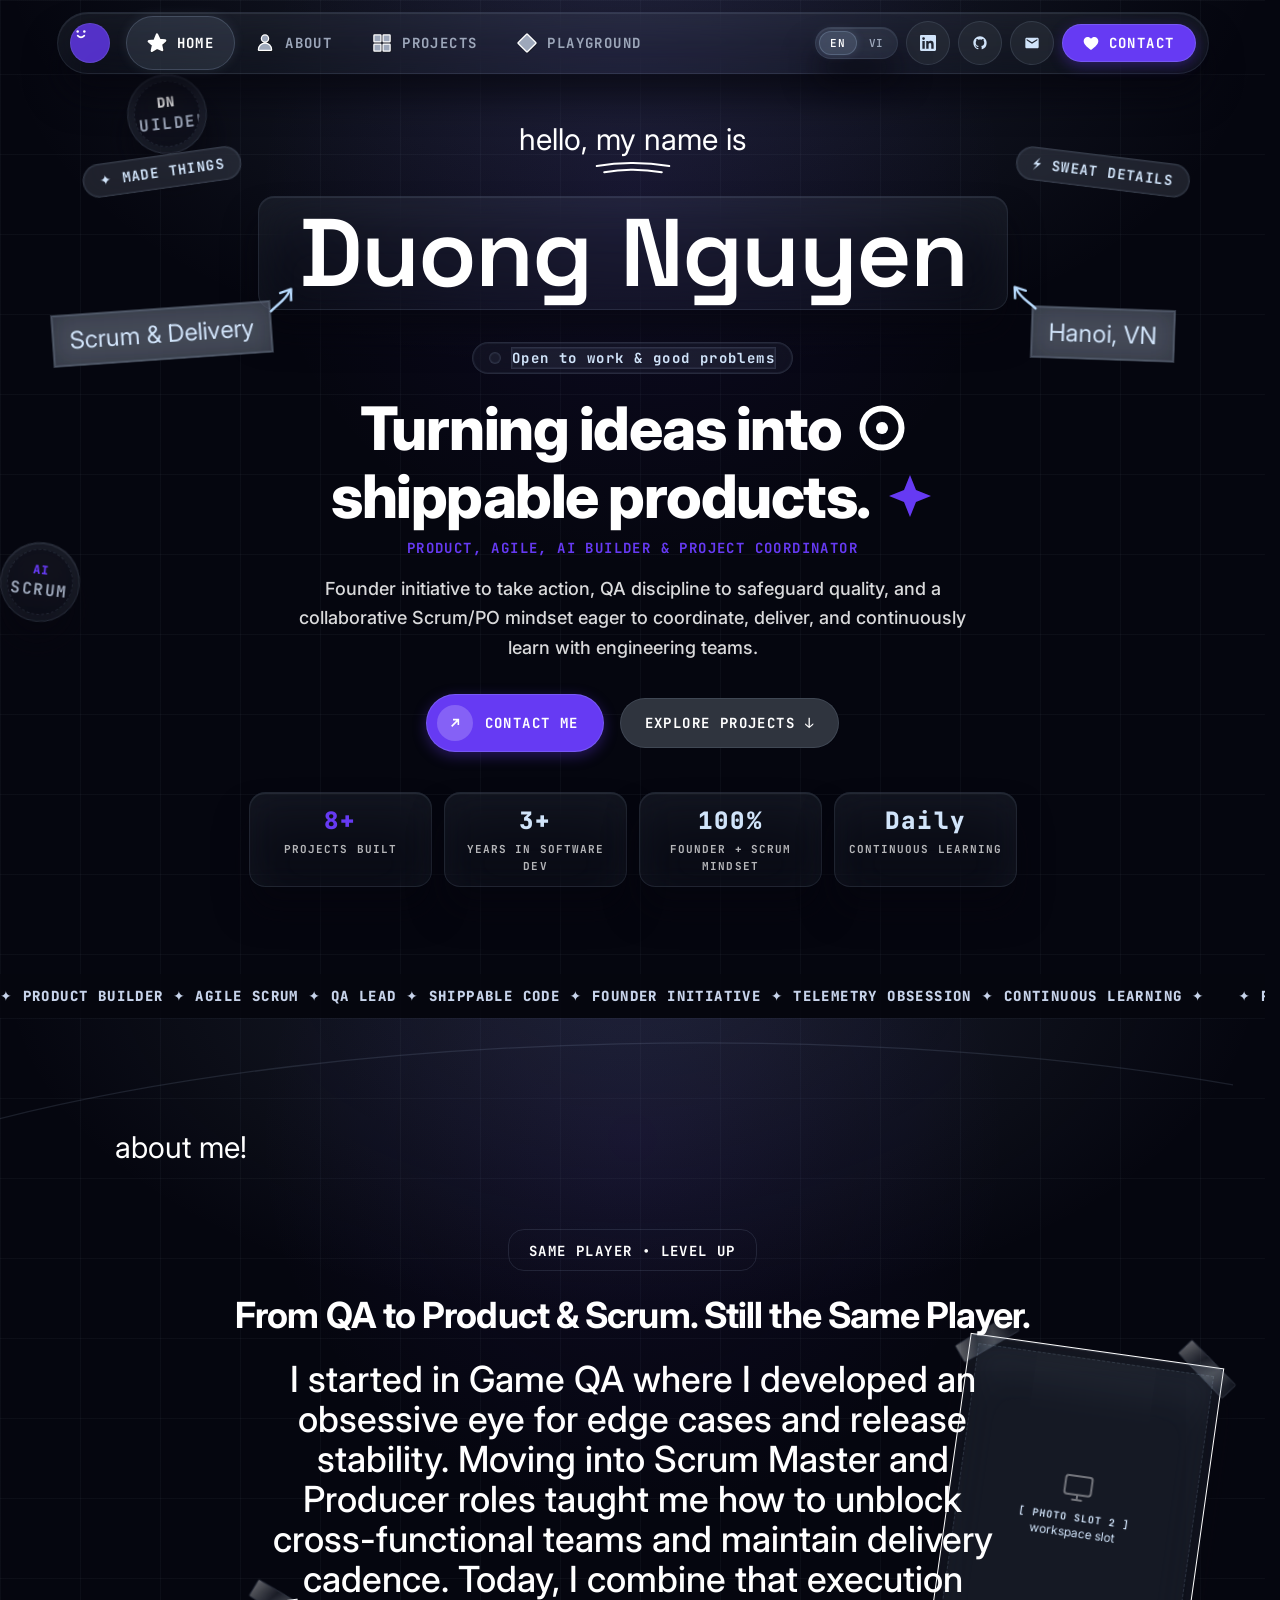
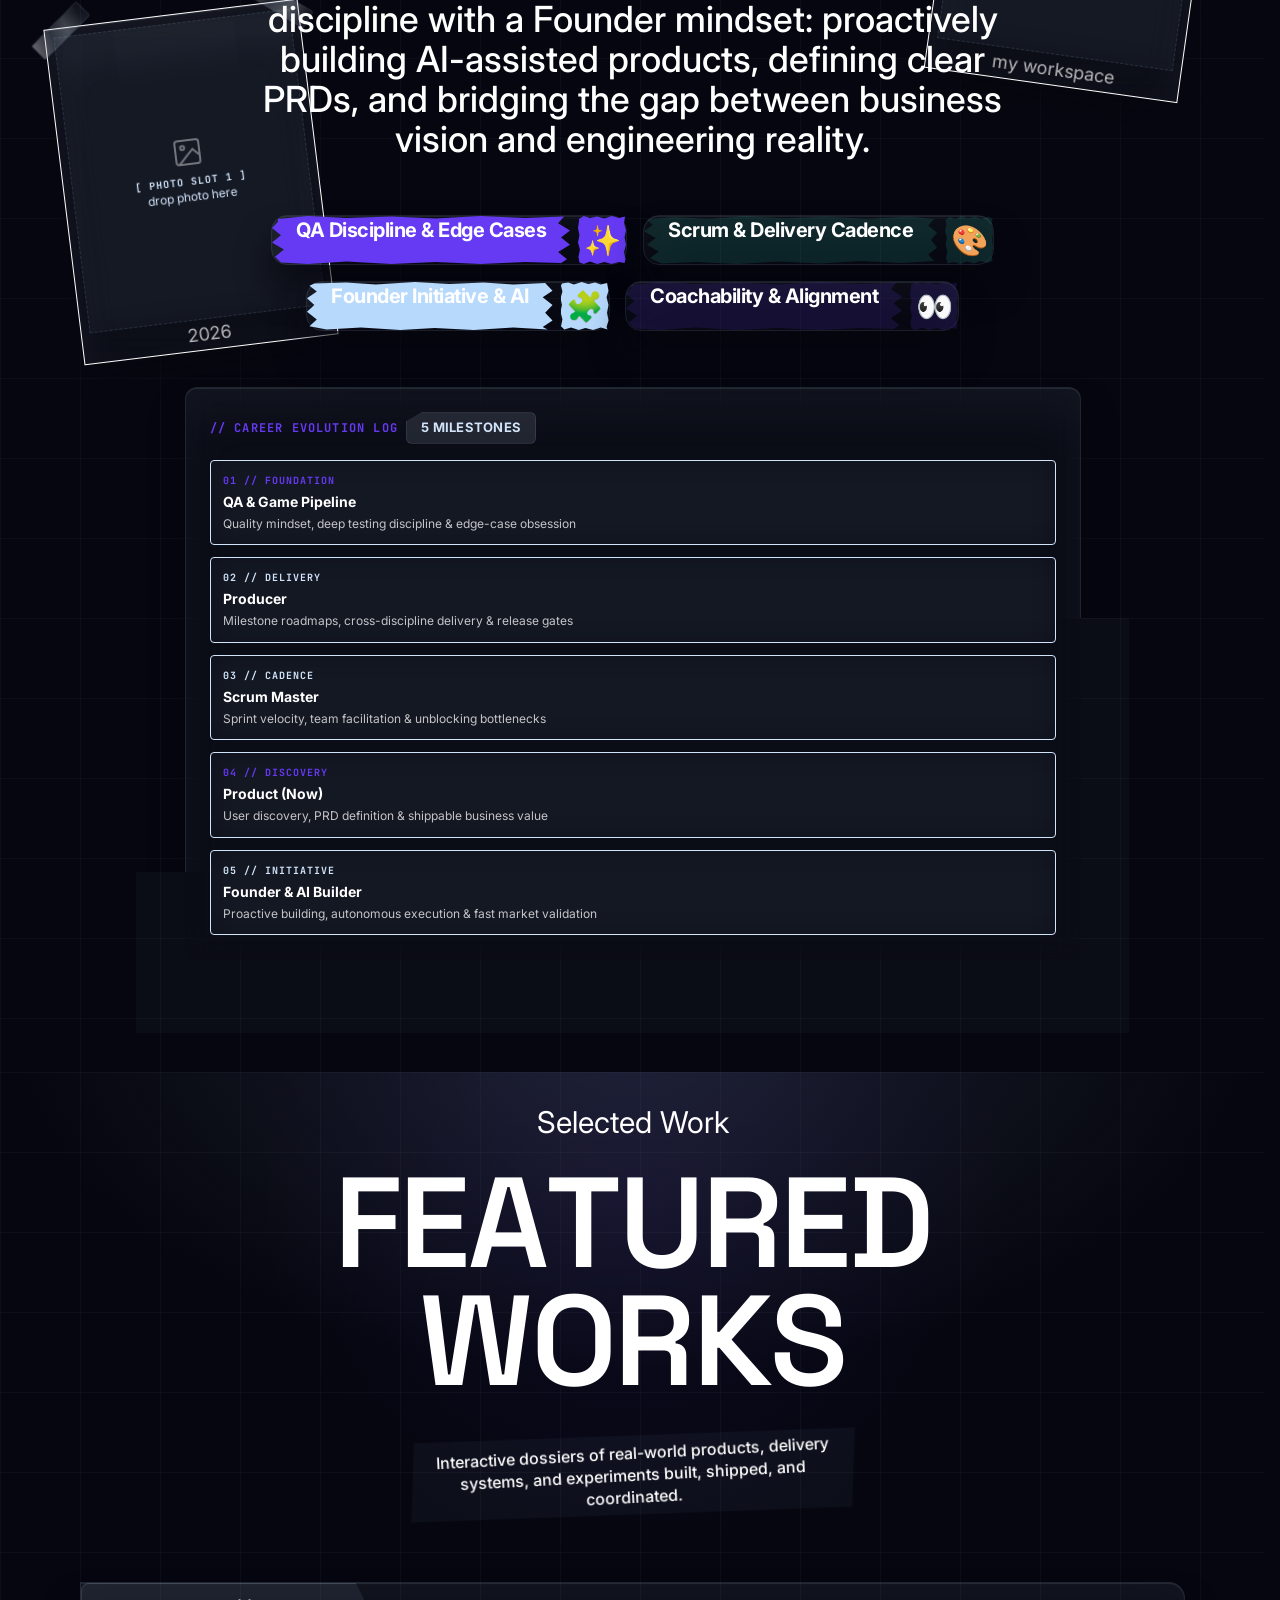
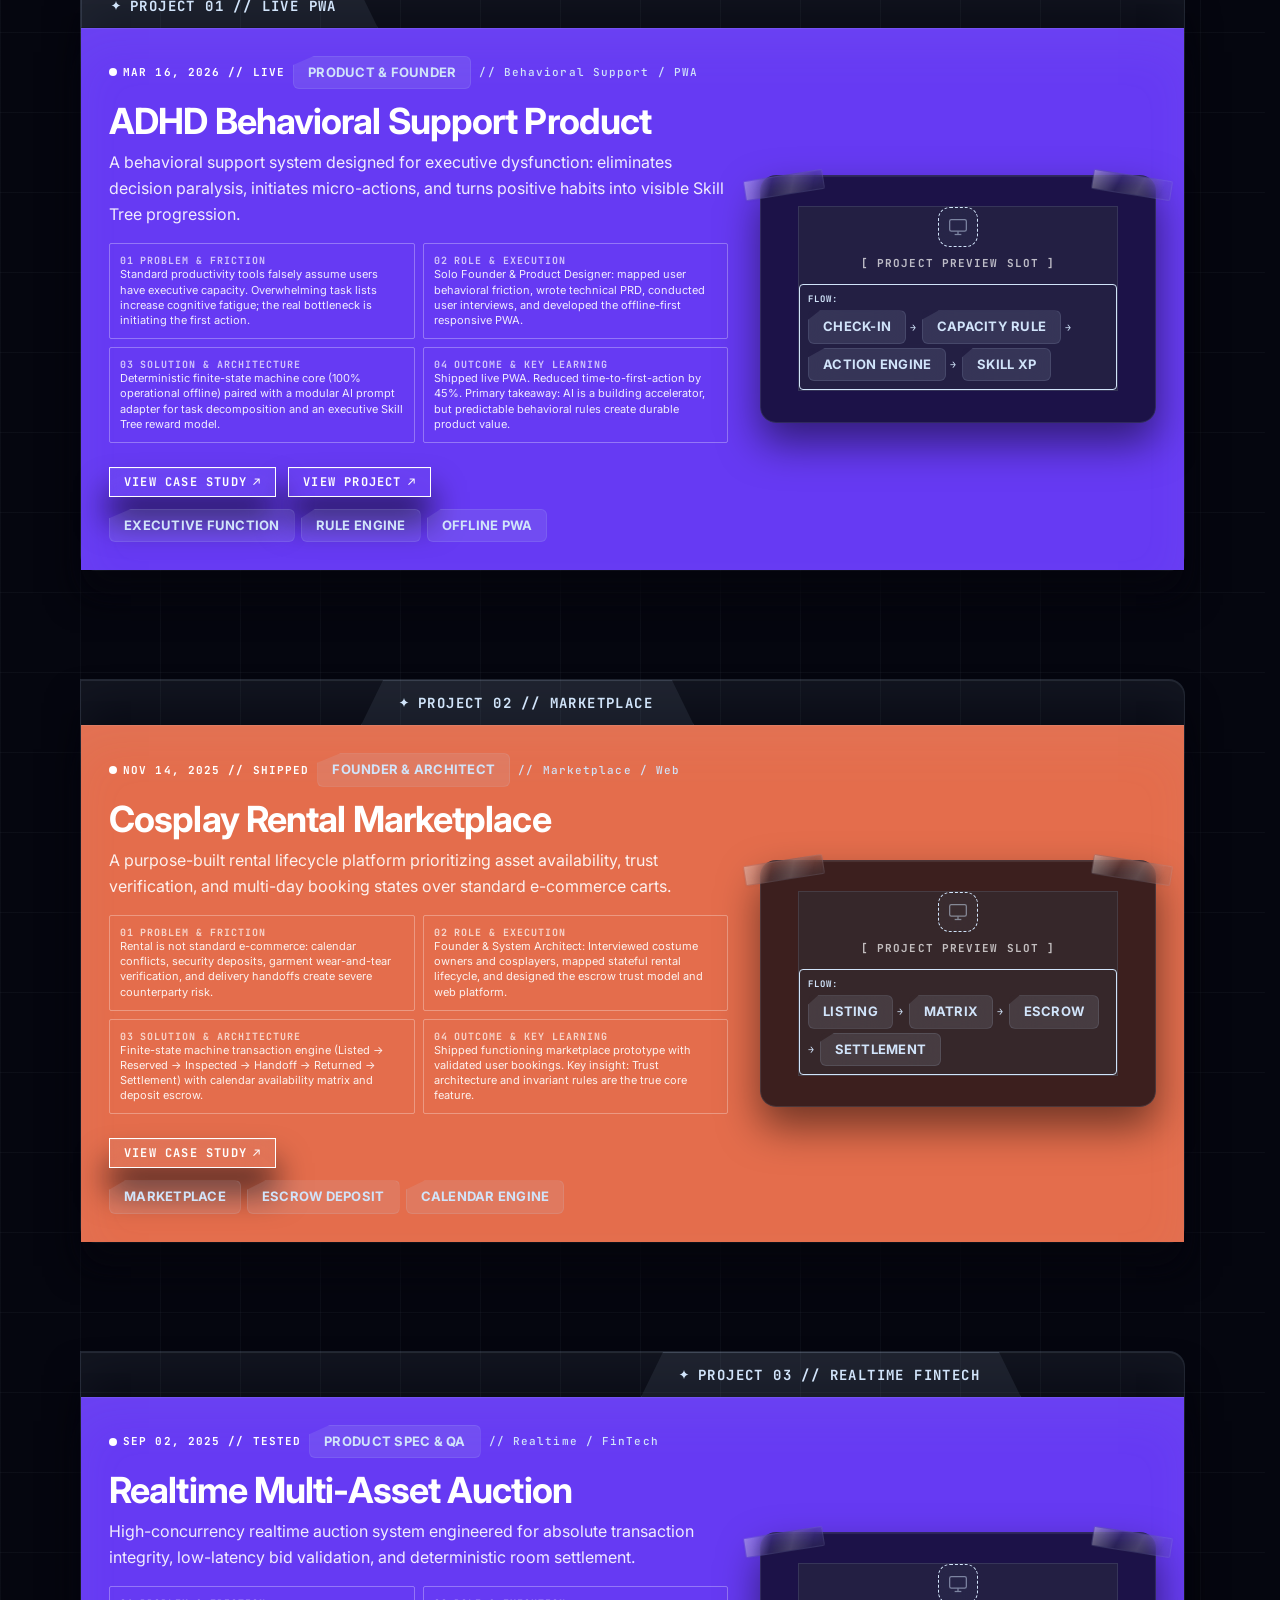
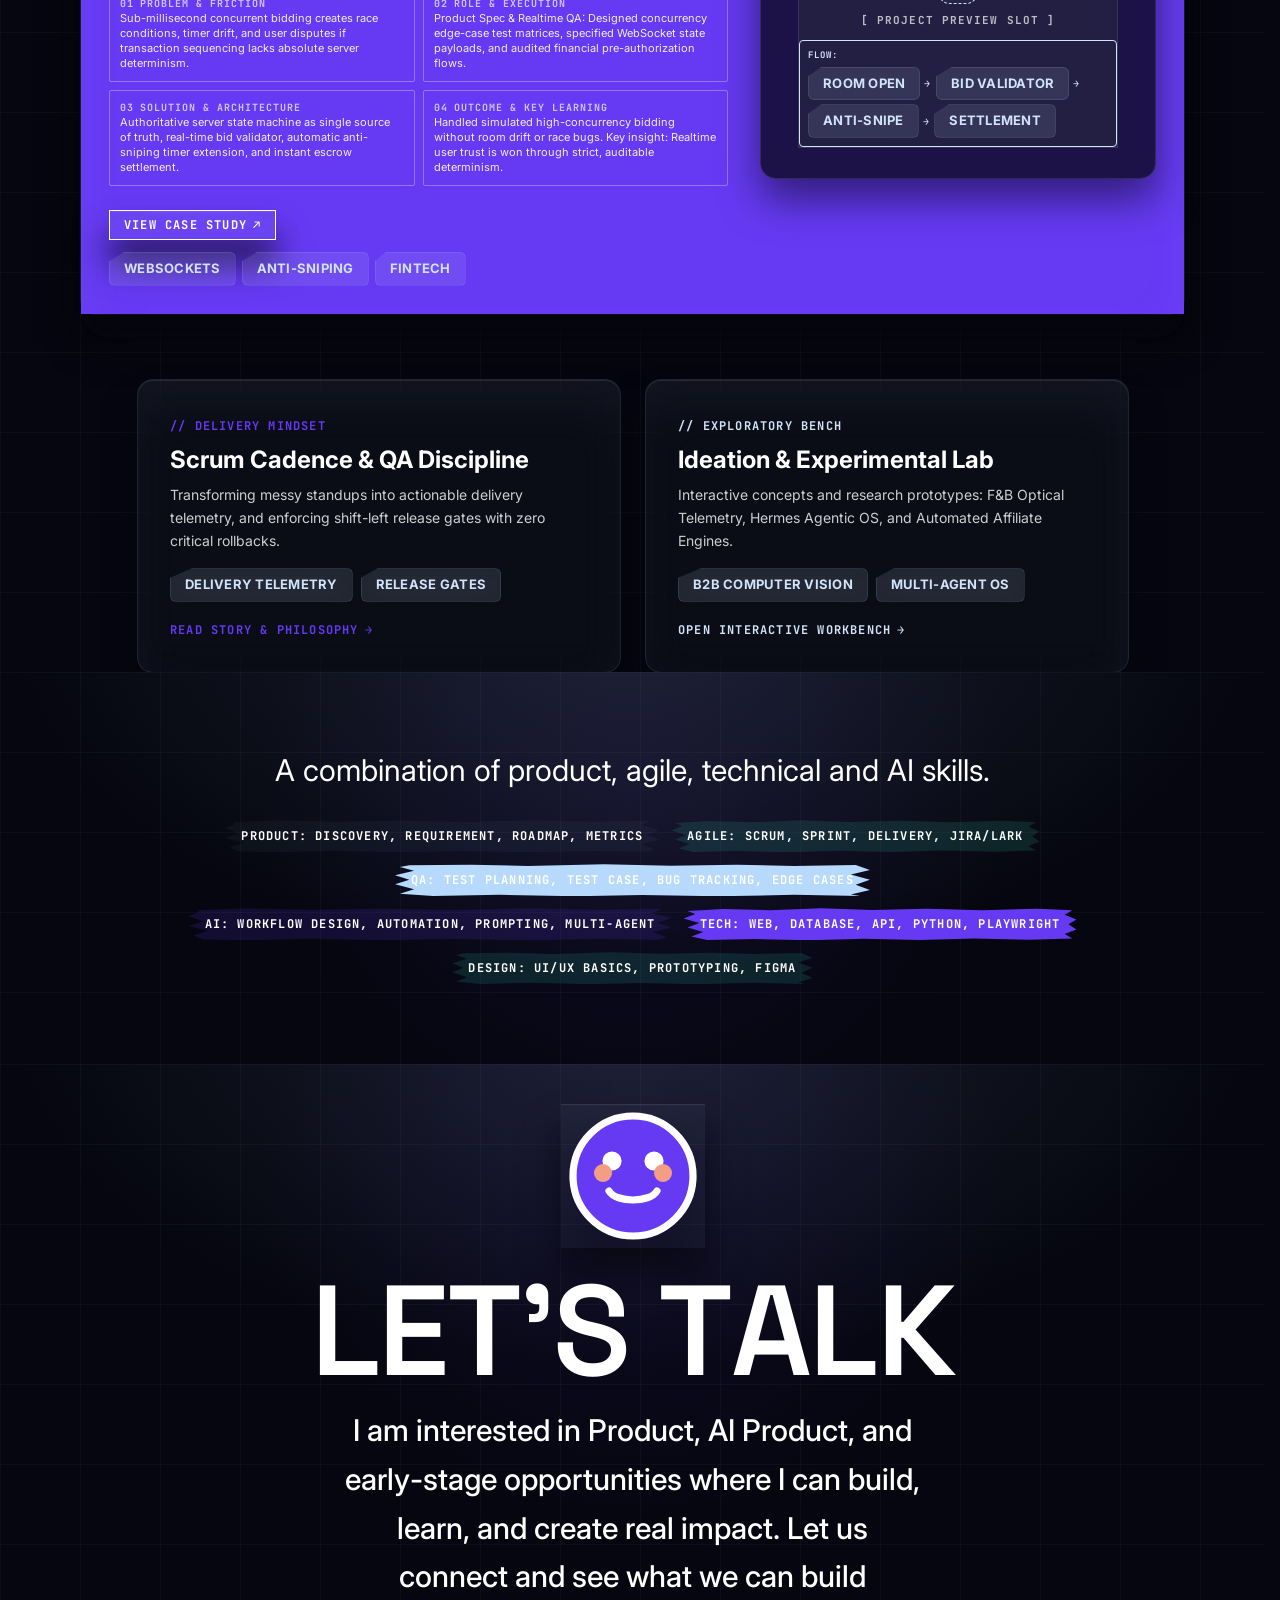
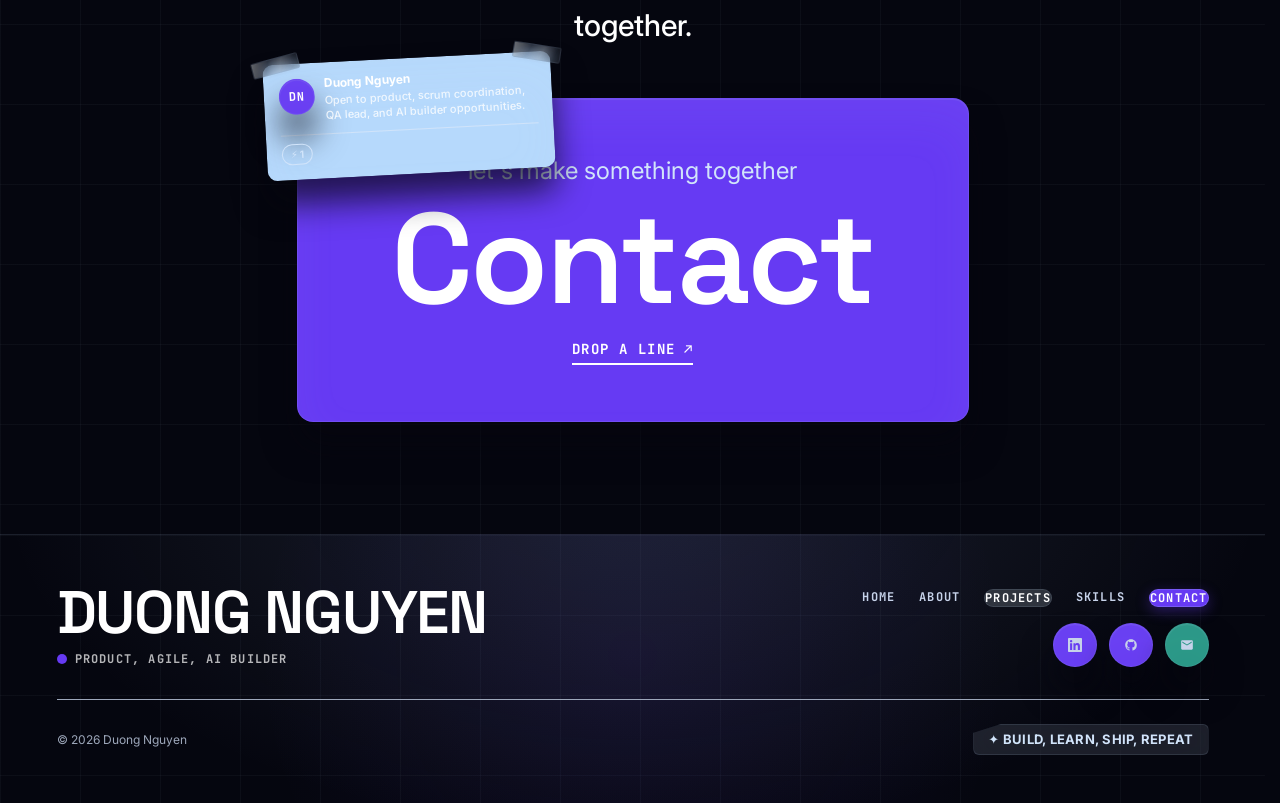
<file: index.html>
<!DOCTYPE html>
<html lang="en">
<head>
  <meta charset="utf-8">
  <meta name="viewport" content="width=device-width, initial-scale=1, viewport-fit=cover">
  <title>Duong Nguyen | Product Builder &amp; Agile Coordinator</title>
  <meta name="description" content="Product Builder, Agile Coordinator &amp; AI Builder with Game QA discipline. Turning ideas into shippable products.">

  <link rel="preconnect" href="https://fonts.googleapis.com">
  <link rel="preconnect" href="https://fonts.gstatic.com" crossorigin>
  <link href="https://fonts.googleapis.com/css2?family=Inter:wght@300;400;500;600;700&family=JetBrains+Mono:wght@400;500;600&family=Space+Grotesk:wght@400;500;600;700&display=swap" rel="stylesheet">
  <!-- Google Fonts: Patrick Hand & Caveat for authentic Vietnamese handwriting, Handjet for display, DM Mono, Inter -->
  <link rel="preconnect" href="https://fonts.googleapis.com">
  <link rel="preconnect" href="https://fonts.gstatic.com" crossorigin>
  <link href="https://fonts.googleapis.com/css2?family=Caveat:wght@500;600;700&family=DM+Mono:ital,wght@0,300;0,400;0,500;1,400&family=Handjet:wght@400..900&family=Inter:wght@300;400;500;600;700;800&family=Patrick+Hand&display=swap" rel="stylesheet">
  <link rel="preload" href="fonts/handjet.woff2" as="font" type="font/woff2" crossorigin>

  <link rel="stylesheet" href="styles.css">
</head>
<body class="t-creative-artsy t-authkit bg-[var(--ca-surface)] text-[var(--ca-ink)] antialiased selection:bg-[var(--ca-yellow)] selection:text-[var(--ca-ink)]">

  <!-- ==========================================================================
       CREATIVE BOUNCY SPLASH INTRO (PORTFOLIOFY SIGNATURE)
       ========================================================================== -->
  <div class="ca-splash ca-grid pointer-events-none fixed inset-0 z-[80] grid place-items-center" aria-hidden="true">
    <span class="ca-splash-b1 col-start-1 row-start-1 rounded-2xl rounded-tl-none border-2 border-[var(--ca-ink)] bg-[var(--ca-yellow)] px-5 py-3.5 text-3xl font-bold leading-[1.1] text-[var(--ca-ink)] sm:text-[2.5rem] shadow-[4px_4px_0_var(--ca-ink)] ca-hand">
      <span class="ca-splash-char inline-block" style="animation-delay:0.120s">O</span>
      <span class="ca-splash-char inline-block" style="animation-delay:0.165s">h</span>
      <span class="ca-splash-char inline-block" style="animation-delay:0.210s">,</span>
      <span class="ca-splash-char inline-block" style="animation-delay:0.255s">&nbsp;</span>
      <span class="ca-splash-char inline-block" style="animation-delay:0.300s">h</span>
      <span class="ca-splash-char inline-block" style="animation-delay:0.345s">e</span>
      <span class="ca-splash-char inline-block" style="animation-delay:0.390s">l</span>
      <span class="ca-splash-char inline-block" style="animation-delay:0.435s">l</span>
      <span class="ca-splash-char inline-block" style="animation-delay:0.480s">o</span>
      <span class="ca-splash-char inline-block" style="animation-delay:0.525s">!</span>
      <span class="ca-splash-char inline-block" style="animation-delay:0.570s">&nbsp;✨</span>
    </span>
    <span class="ca-splash-b2 col-start-1 row-start-1 rounded-2xl rounded-tl-none border-2 border-[var(--ca-ink)] bg-[var(--ca-yellow)] px-5 py-3.5 text-3xl font-bold leading-[1.1] text-[var(--ca-ink)] sm:text-[2.5rem] shadow-[4px_4px_0_var(--ca-ink)] ca-hand">
      <span class="ca-splash-char inline-block" style="animation-delay:0.920s">Y</span>
      <span class="ca-splash-char inline-block" style="animation-delay:0.965s">o</span>
      <span class="ca-splash-char inline-block" style="animation-delay:1.010s">u</span>
      <span class="ca-splash-char inline-block" style="animation-delay:1.055s">&nbsp;</span>
      <span class="ca-splash-char inline-block" style="animation-delay:1.100s">f</span>
      <span class="ca-splash-char inline-block" style="animation-delay:1.145s">o</span>
      <span class="ca-splash-char inline-block" style="animation-delay:1.190s">u</span>
      <span class="ca-splash-char inline-block" style="animation-delay:1.235s">n</span>
      <span class="ca-splash-char inline-block" style="animation-delay:1.280s">d</span>
      <span class="ca-splash-char inline-block" style="animation-delay:1.325s">&nbsp;</span>
      <span class="ca-splash-char inline-block" style="animation-delay:1.370s">m</span>
      <span class="ca-splash-char inline-block" style="animation-delay:1.415s">e</span>
      <span class="ca-splash-char inline-block" style="animation-delay:1.460s">!</span>
      <span class="ca-splash-char inline-block" style="animation-delay:1.505s">&nbsp;🚀</span>
    </span>
  </div>

  <!-- ==========================================================================
       SITE HEADER (EXACT TEMPLATE PILL NAV & BILINGUAL TOGGLE)
       ========================================================================== -->
  <header class="sticky top-0 z-50 px-3 pt-3 sm:px-6">
    <div class="mx-auto flex max-w-6xl items-center justify-between border-2 border-[var(--ca-ink)] bg-white px-3 shadow-[2.5px_2.5px_0_rgba(25,21,16,0.35)] rounded-full">
      <div class="flex items-center gap-4">
        <!-- Pink Smiley Vector Logo with Animated Blinking Eyes -->
        <a aria-label="Home" class="flex h-10 w-10 shrink-0 items-center justify-center rounded-full border-2 border-white shadow-[1.5px_1.5px_0_rgba(25,21,16,0.25)] transition-transform duration-200 hover:rotate-12 hover-wiggle" style="background-color:var(--ca-magenta)" href="#top">
          <svg viewBox="0 0 24 24" fill="currentColor" class="h-5 w-5 text-white" aria-hidden="true">
            <g class="ca-blink">
              <circle cx="8" cy="9" r="1.5"></circle>
              <circle cx="16" cy="9" r="1.5"></circle>
            </g>
            <path d="M8 14Q12 18 16 14" fill="none" stroke="#ffffff" stroke-width="2" stroke-linecap="round"></path>
          </svg>
        </a>

        <!-- Pill Desktop Navigation -->
        <nav class="hidden items-stretch md:flex">
          <a aria-current="page" class="ca-mono flex items-center justify-center gap-2.5 px-5 py-4 text-sm font-bold uppercase leading-none tracking-widest text-[var(--ca-ink)] transition-colors bg-[var(--ca-yellow)]" href="#top">
            <svg viewBox="0 0 24 24" fill="currentColor" stroke="#ffffff" stroke-width="3" stroke-linejoin="round" paint-order="stroke" class="overflow-visible [filter:drop-shadow(1px_1.5px_0_rgba(25,21,16,0.28))] h-5 w-5 shrink-0" aria-hidden="true">
              <path d="M12 2l2.9 6.26 6.85.72-5.1 4.62 1.44 6.7L12 17.6l-6.09 3.7 1.44-6.7-5.1-4.62 6.85-.72z"></path>
            </svg>
            <span data-i18n="nav.home">Home</span>
          </a>

          <a class="ca-mono flex items-center justify-center gap-2.5 px-5 py-4 text-sm font-bold uppercase leading-none tracking-widest text-[var(--ca-ink)] transition-colors hover:bg-[var(--ca-chrome)]" href="about.html">
            <svg viewBox="0 0 24 24" fill="currentColor" stroke="#ffffff" stroke-width="3" stroke-linejoin="round" paint-order="stroke" class="overflow-visible [filter:drop-shadow(1px_1.5px_0_rgba(25,21,16,0.28))] h-5 w-5 shrink-0" aria-hidden="true">
              <path d="M12 3a3.6 3.6 0 100 7.2A3.6 3.6 0 0012 3zM4.8 20a7.2 7.2 0 0114.4 0z"></path>
            </svg>
            <span data-i18n="nav.about">About</span>
          </a>

          <a class="ca-mono flex items-center justify-center gap-2.5 px-5 py-4 text-sm font-bold uppercase leading-none tracking-widest text-[var(--ca-ink)] transition-colors hover:bg-[var(--ca-chrome)]" href="case-studies.html">
            <svg viewBox="0 0 24 24" fill="currentColor" stroke="#ffffff" stroke-width="3" stroke-linejoin="round" paint-order="stroke" class="overflow-visible [filter:drop-shadow(1px_1.5px_0_rgba(25,21,16,0.28))] h-5 w-5 shrink-0" aria-hidden="true">
              <path d="M3 3h7v7H3zM14 3h7v7h-7zM3 14h7v7H3zM14 14h7v7h-7z"></path>
            </svg>
            <span data-i18n="nav.projects">Projects</span>
          </a>

          <a class="ca-mono flex items-center justify-center gap-2.5 px-5 py-4 text-sm font-bold uppercase leading-none tracking-widest text-[var(--ca-ink)] transition-colors hover:bg-[var(--ca-chrome)]" href="playground.html">
            <svg viewBox="0 0 24 24" fill="currentColor" stroke="#ffffff" stroke-width="3" stroke-linejoin="round" paint-order="stroke" class="overflow-visible [filter:drop-shadow(1px_1.5px_0_rgba(25,21,16,0.28))] h-5 w-5 shrink-0" aria-hidden="true">
              <path d="M12 2l10 10-10 10L2 12z"></path>
            </svg>
            <span data-i18n="nav.playground">Playground</span>
          </a>
        </nav>
      </div>

      <div class="flex items-center gap-2 py-2">
        <!-- Language Switcher -->
        <div class="lang-switch ca-mono flex items-center gap-1 border-2 border-[var(--ca-ink)] bg-white px-2 py-1 text-xs font-bold shadow-[1.5px_1.5px_0_rgba(25,21,16,0.25)] rounded-full mr-2" role="group" aria-label="Language selection">
          <button id="lang-en" class="lang-btn active px-2.5 py-0.5 rounded-full text-[var(--ca-ink)] bg-[var(--ca-yellow)] transition-colors" data-lang="en">EN</button>
          <button id="lang-vi" class="lang-btn px-2.5 py-0.5 rounded-full text-[var(--ca-ink)]/60 hover:text-[var(--ca-ink)] transition-colors" data-lang="vi">VI</button>
        </div>

        <a href="https://www.linkedin.com/in/nguyen-dang-duong/" target="_blank" rel="noopener noreferrer" aria-label="LinkedIn" class="flex h-10 w-10 items-center justify-center rounded-full border-2 border-white text-[var(--ca-ink)] shadow-[1.5px_1.5px_0_rgba(25,21,16,0.25)] transition-transform duration-200 hover:-translate-y-0.5" style="background-color:var(--ca-yellow)">
          <svg viewBox="0 0 24 24" fill="currentColor" class="h-4 w-4" aria-hidden="true">
            <path d="M20.447 20.452h-3.554v-5.569c0-1.328-.027-3.037-1.852-3.037-1.853 0-2.136 1.445-2.136 2.939v5.667H9.351V9h3.414v1.561h.046c.477-.9 1.637-1.85 3.37-1.85 3.601 0 4.267 2.37 4.267 5.455v6.286zM5.337 7.433a2.062 2.062 0 0 1-2.063-2.065 2.064 2.064 0 1 1 2.063 2.065zm1.782 13.019H3.555V9h3.564v11.452zM22.225 0H1.771C.792 0 0 .774 0 1.729v20.542C0 23.227.792 24 1.771 24h20.451C23.2 24 24 23.227 24 22.271V1.729C24 .774 23.2 0 22.222 0h.003z"></path>
          </svg>
        </a>

        <a href="https://github.com/duong141001" target="_blank" rel="noopener noreferrer" aria-label="GitHub" class="flex h-10 w-10 items-center justify-center rounded-full border-2 border-white text-[var(--ca-ink)] shadow-[1.5px_1.5px_0_rgba(25,21,16,0.25)] transition-transform duration-200 hover:-translate-y-0.5" style="background-color:var(--ca-magenta)">
          <svg viewBox="0 0 24 24" fill="currentColor" class="h-4 w-4" aria-hidden="true">
            <path d="M12 2C6.477 2 2 6.484 2 12.017c0 4.425 2.865 8.18 6.839 9.504.5.092.682-.217.682-.483 0-.237-.008-.868-.013-1.703-2.782.605-3.369-1.343-3.369-1.343-.454-1.158-1.11-1.466-1.11-1.466-.908-.62.069-.608.069-.608 1.003.07 1.53 1.032 1.53 1.032.892 1.53 2.341 1.088 2.91.832.092-.647.35-1.088.636-1.338-2.22-.253-4.555-1.113-4.555-4.951 0-1.093.39-1.988 1.029-2.688-.103-.253-.446-1.272.098-2.65 0 0 .84-.27 2.75 1.026A9.564 9.564 0 0112 6.844c.85.004 1.705.115 2.504.337 1.909-1.296 2.747-1.027 2.747-1.027.546 1.379.202 2.398.1 2.651.64.7 1.028 1.595 1.028 2.688 0 3.848-2.339 4.695-4.566 4.943.359.309.678.92.678 1.855 0 1.338-.012 2.419-.012 2.747 0 .268.18.58.688.482A10.019 10.019 0 0022 12.017C22 6.484 17.522 2 12 2z"></path>
          </svg>
        </a>

        <a href="mailto:duongnguyendang.work@gmail.com" aria-label="Email" class="flex h-10 w-10 items-center justify-center rounded-full border-2 border-white text-[var(--ca-ink)] shadow-[1.5px_1.5px_0_rgba(25,21,16,0.25)] transition-transform duration-200 hover:-translate-y-0.5" style="background-color:var(--ca-green)">
          <svg viewBox="0 0 24 24" fill="currentColor" class="h-4 w-4" aria-hidden="true">
            <path d="M20 4H4c-1.1 0-1.99.9-1.99 2L2 18c0 1.1.9 2 2 2h16c1.1 0 2-.9 2-2V6c0-1.1-.9-2-2-2zm0 4l-8 5-8-5V6l8 5 8-5v2z"></path>
          </svg>
        </a>

        <a class="ca-mono hidden items-center gap-2.5 border-2 border-[var(--ca-ink)] px-5 py-2 text-sm font-bold uppercase tracking-widest text-[var(--ca-ink)] transition-colors hover:bg-[var(--ca-ink)] hover:text-white sm:inline-flex" href="contact.html">
          <svg viewBox="0 0 24 22" fill="currentColor" class="h-4 w-4" aria-hidden="true">
            <path d="M12 21C5 16 1 12 1 7.5 1 4 3.6 1.5 6.8 1.5c2 0 3.9 1 5.2 2.6 1.3-1.6 3.2-2.6 5.2-2.6C20.4 1.5 23 4 23 7.5 23 12 19 16 12 21Z"></path>
          </svg>
          <span data-i18n="nav.cta">Contact</span>
        </a>

        <button aria-label="Toggle menu" id="mobileNavToggle" aria-expanded="false" class="flex h-11 w-11 items-center justify-center border-2 border-[var(--ca-ink)] bg-[var(--ca-surface)] md:hidden">
          <svg viewBox="0 0 24 24" fill="none" stroke="currentColor" stroke-width="2.2" class="h-5 w-5 text-[var(--ca-ink)]" aria-hidden="true">
            <path d="M3 6h18M3 12h18M3 18h18"></path>
          </svg>
        </button>
      </div>
    </div>

    <!-- Mobile Nav Flyout -->
    <div id="mobileNavMenu" class="hidden md:hidden border-b-2 border-[var(--ca-ink)] bg-[var(--ca-surface)] px-4 py-4">
      <nav class="flex flex-col gap-2">
        <a class="ca-mono py-2 text-base font-bold uppercase tracking-widest text-[var(--ca-ink)]" href="index.html" data-i18n="nav.home">Home</a>
        <a class="ca-mono py-2 text-base font-bold uppercase tracking-widest text-[var(--ca-ink)]" href="about.html" data-i18n="nav.about">About</a>
        <a class="ca-mono py-2 text-base font-bold uppercase tracking-widest text-[var(--ca-ink)]" href="case-studies.html" data-i18n="nav.projects">Projects</a>
        <a class="ca-mono py-2 text-base font-bold uppercase tracking-widest text-[var(--ca-ink)]" href="playground.html" data-i18n="nav.playground">Playground</a>
        <a class="ca-mono py-2 text-base font-bold uppercase tracking-widest text-[var(--ca-ink)]" href="contact.html" data-i18n="nav.cta">Contact</a>
      </nav>
    </div>
  </header>

  <main id="top">
    <!-- ==========================================================================
         HERO SECTION: CLEAN WIREFRAME AVATARS & AUTHENTIC ORIGINAL CONTENT
         ========================================================================== -->
    <section class="ca-grid relative flex flex-col justify-center overflow-hidden px-4 min-h-[100svh] pb-12 pt-4 sm:pb-16">
      <!-- Empty Wireframe Floating Avatar Badges (No fake stock photos) -->
      <div data-pf-block="hero.media" class="pointer-events-none absolute inset-0 hidden lg:block" aria-hidden="true">
        <div class="absolute left-[10%] top-[48%] ca-wobble">
          <span class="flex items-center justify-center rounded-full bg-[var(--ca-orange)] p-1.5 h-20 w-20 -rotate-6 shadow-[3px_3px_0_rgba(25,21,16,0.25)]">
            <div class="relative overflow-hidden h-full w-full rounded-full bg-[#fbfaf6] border-2 border-dashed border-[var(--ca-tick)] flex flex-col items-center justify-center text-[var(--ca-gray)]">
              <span class="ca-mono text-sm font-black text-[var(--ca-ink)]">DN</span>
              <span class="ca-mono text-[7px] font-bold tracking-widest uppercase text-[var(--ca-ink)]/50">BUILDER</span>
            </div>
          </span>
        </div>

        <div class="absolute right-[10%] top-[52%] ca-wobble" style="animation-delay: -1.4s;">
          <span class="flex items-center justify-center rounded-full bg-[var(--ca-orange)] p-1.5 h-20 w-20 rotate-6 shadow-[3px_3px_0_rgba(25,21,16,0.25)]">
            <div class="relative overflow-hidden h-full w-full rounded-full bg-[#fbfaf6] border-2 border-dashed border-[var(--ca-tick)] flex flex-col items-center justify-center text-[var(--ca-gray)]">
              <span class="ca-mono text-xs font-black text-[var(--ca-blue)]">AI</span>
              <span class="ca-mono text-[7px] font-bold tracking-widest uppercase text-[var(--ca-ink)]/50">SCRUM</span>
            </div>
          </span>
        </div>
      </div>

      <!-- Main Center Content -->
      <div class="relative mx-auto flex max-w-5xl flex-col items-center pt-1 text-center sm:pt-2">
        <div class="group/name group-name relative flex w-full flex-col items-center">
          <div class="flex flex-col items-center text-[var(--ca-ink)]">
            <p data-pf-block="hero.label" class="ca-hand text-2xl sm:text-3xl" data-i18n="hero.nameLabel">hello, my name is</p>
            <svg viewBox="0 0 64 12" fill="none" stroke="currentColor" stroke-width="1.6" stroke-linecap="round" class="mt-1 h-3 w-20" aria-hidden="true">
              <path d="M3 4c18-3 40-3 58 0"></path>
              <path d="M9 9c14-2.5 32-2.5 46 0"></path>
            </svg>
          </div>

          <!-- Mobile stickers -->
          <div data-pf-block="hero.notes" class="mt-4 flex flex-wrap justify-center gap-2 lg:hidden">
            <div>
              <span class="ca-mono inline-block rounded-full border-[3px] border-white px-4 py-1.5 text-sm font-bold uppercase tracking-widest text-[var(--ca-ink)] shadow-[0_4px_10px_rgba(25,21,16,0.25)] -rotate-3" style="background-color:var(--ca-purple)" data-i18n="hero.sticker1">✦ Made Things</span>
            </div>
            <div>
              <span class="ca-mono inline-block rounded-full border-[3px] border-white px-4 py-1.5 text-sm font-bold uppercase tracking-widest text-[var(--ca-ink)] shadow-[0_4px_10px_rgba(25,21,16,0.25)] rotate-3" style="background-color:var(--ca-yellow-soft)" data-i18n="hero.sticker2">⚡ Sweat Details</span>
            </div>
          </div>

          <!-- Giant Pixel Display Name with Doodle Box -->
          <div data-pf-block="hero.nameDisplay" class="relative mt-5">
            <div>
              <div id="heroNameBox" class="ca-doodle-box ca-pop hero-pop-box relative inline-block border-[3px] px-5 py-1 sm:px-10 sm:py-2 hover-lift" style="border-color:var(--ca-orange); --pop-from:0.55;">
                <span class="ca-display text-[24vw] leading-[0.95] tracking-tight text-[var(--ca-ink)] sm:text-9xl lg:text-[12rem] ca-stagger-text hero-stagger-name" data-stagger-text="true" data-stagger="0.06" data-delay="0.1" style="display:inline-block">
                  Duong Nguyen
                </span>
              </div>
            </div>

            <!-- Desktop Floating Stickers & Taped Notes -->
            <div class="pointer-events-none absolute -inset-x-24 -inset-y-6 hidden lg:block">
              <!-- Top Stickers -->
              <div data-pf-block="hero.notes" class="absolute inset-0">
                <div class="pointer-events-auto absolute left-0 top-0 -translate-x-1/2 -translate-y-1/2">
                  <div class="ca-float-1 hover-wiggle" style="--ca-rot:-8deg; transform: rotate(-8deg);">
                    <span class="ca-mono inline-block rounded-full border-[3px] border-white px-4 py-1.5 text-sm font-bold uppercase tracking-widest text-[var(--ca-ink)] shadow-[0_4px_10px_rgba(25,21,16,0.25)]" style="background-color:var(--ca-purple)" data-i18n="hero.sticker1">✦ Made Things</span>
                  </div>
                </div>

                <div class="pointer-events-auto absolute right-0 top-0 -translate-y-1/2 translate-x-1/2">
                  <div class="ca-float-2 hover-wiggle" style="--ca-rot:7deg; transform: rotate(7deg);">
                    <span class="ca-mono inline-block rounded-full border-[3px] border-white px-4 py-1.5 text-sm font-bold uppercase tracking-widest text-[var(--ca-ink)] shadow-[0_4px_10px_rgba(25,21,16,0.25)]" style="background-color:var(--ca-yellow-soft)" data-i18n="hero.sticker2">⚡ Sweat Details</span>
                  </div>
                </div>
              </div>

              <!-- Bottom Left Role Note with Arrow -->
              <div data-pf-block="hero.role" class="pointer-events-auto absolute bottom-0 left-0 -translate-x-1/2 translate-y-1/2">
                <div class="ca-float-3 hover-wiggle" style="--ca-rot:-4deg; transform: rotate(-4deg);">
                  <span class="relative inline-block">
                    <span class="ca-hand inline-block px-4 py-2 leading-snug text-[var(--ca-ink)] shadow-[2px_3px_8px_rgba(17,18,18,0.18)] text-2xl" style="background-color:var(--ca-yellow)" data-i18n="hero.sticker3">Scrum &amp; Delivery</span>
                    <svg viewBox="0 0 40 40" fill="none" stroke="var(--ca-ink)" stroke-width="3" stroke-linecap="round" stroke-linejoin="round" class="absolute -right-7 -top-4 h-8 w-8 -scale-x-100" aria-hidden="true">
                      <path d="M34 33 C 25 24, 15 21, 9 9"></path>
                      <path d="M8 21 L 7 7 L 21 11"></path>
                    </svg>
                  </span>
                </div>
              </div>

              <!-- Bottom Right Location Note with Arrow -->
              <div data-pf-block="hero.location" class="pointer-events-auto absolute bottom-0 right-0 translate-x-1/2 translate-y-1/2">
                <div class="ca-float-1 hover-wiggle" style="--ca-rot:2deg; transform: rotate(2deg);">
                  <span class="relative inline-block">
                    <svg viewBox="0 0 40 40" fill="none" stroke="var(--ca-ink)" stroke-width="3" stroke-linecap="round" stroke-linejoin="round" class="absolute -left-6 -top-6 h-8 w-8" aria-hidden="true">
                      <path d="M34 33 C 25 24, 15 21, 9 9"></path>
                      <path d="M8 21 L 7 7 L 21 11"></path>
                    </svg>
                    <span class="ca-hand inline-block px-4 py-2 leading-snug text-[var(--ca-ink)] shadow-[2px_3px_8px_rgba(17,18,18,0.18)] text-xl sm:text-2xl" style="background-color:var(--ca-mint)" data-i18n="hero.sticker4">Hanoi, VN</span>
                  </span>
                </div>
              </div>
            </div>
          </div>

          <!-- Dynamic Invert Hover Lens (Follows mouse cursor - Template Signature) -->
          <span aria-hidden="true" class="ca-hover-lens pointer-events-none absolute z-30 hidden h-72 w-72 [backdrop-filter:invert(1)] lg:block">
            <span class="absolute -left-2 -top-2 h-4 w-4 bg-[var(--ca-ink)]"></span>
            <span class="absolute -right-2 -top-2 h-4 w-4 bg-[var(--ca-ink)]"></span>
            <span class="absolute -bottom-2 -left-2 h-4 w-4 bg-[var(--ca-ink)]"></span>
            <span class="absolute -bottom-2 -right-2 h-4 w-4 bg-[var(--ca-ink)]"></span>
          </span>
        </div>

        <!-- Status Pill -->
        <div data-pf-block="hero.status" class="mt-8">
          <span class="ca-mono inline-flex items-center gap-2.5 rounded-full border-2 border-[var(--ca-ink)] bg-white px-4 py-1 text-sm font-bold tracking-widest text-[var(--ca-ink)] shadow-[2px_2.5px_0_rgba(25,21,16,0.3)]">
            <span class="inline-block h-3 w-3 rounded-full bg-[var(--ca-blue)] animate-pulse" aria-hidden="true"></span>
            <span data-i18n="hero.statusPill">Open to work &amp; good problems</span>
          </span>
        </div>

        <!-- Headline with Animated Rotating SVGs -->
        <h1 data-pf-block="hero.headline" class="mt-6 flex flex-wrap items-center justify-center gap-x-4 gap-y-2 text-3xl font-extrabold tracking-tight text-[var(--ca-ink)] sm:text-5xl lg:text-6xl font-sans">
          <span data-i18n="hero.titlePrefix">Turning ideas into</span>
          <span class="relative inline-flex items-center" aria-hidden="true">
            <svg viewBox="0 0 32 32" fill="none" class="ca-spin inline-block h-8 w-8 sm:h-12 sm:w-12 text-[#16b06a]" aria-hidden="true">
              <circle cx="16" cy="16" r="13" stroke="currentColor" stroke-width="4"></circle>
              <circle cx="16" cy="16" r="4" fill="currentColor"></circle>
            </svg>
          </span>
          <span class="highlight-blue" data-i18n="hero.titleSuffix">shippable products.</span>
          <span class="relative inline-flex items-center" aria-hidden="true">
            <svg viewBox="0 0 32 32" fill="none" class="ca-spin inline-block h-8 w-8 sm:h-12 sm:w-12 text-[var(--ca-magenta)]" style="animation-duration: 8s;" aria-hidden="true">
              <path d="M16 2 L20 12 L30 16 L20 20 L16 30 L12 20 L2 16 L12 12 Z" fill="currentColor"></path>
            </svg>
          </span>
        </h1>

        <!-- Subtitle & Original Lede -->
        <p class="ca-mono mt-3 text-xs font-bold uppercase tracking-[0.2em] text-[var(--ca-blue)] sm:text-sm" data-i18n="hero.sub">
          Product, Agile, AI Builder &amp; Project Coordinator
        </p>

        <p class="mt-4 max-w-2xl text-base text-[var(--ca-ink)]/85 sm:text-lg leading-relaxed font-medium" data-i18n="hero.lede">
          Founder initiative to take action, QA discipline to safeguard quality, and a collaborative Scrum/PO mindset eager to coordinate, deliver, and continuously learn with engineering teams.
        </p>

        <!-- CTA Buttons -->
        <div data-pf-block="hero.cta" class="mt-8 flex flex-wrap items-center justify-center gap-4">
          <a class="group/cta ca-mono relative inline-flex items-center gap-3 border-2 border-[var(--ca-ink)] bg-[var(--ca-ink)] py-2.5 pl-2.5 pr-6 text-sm font-bold uppercase tracking-[0.2em] text-white transition-colors duration-200 hover:bg-transparent hover:text-[var(--ca-ink)] shadow-[4px_4px_0_var(--ca-yellow)]" href="#contact">
            <span class="flex h-9 w-9 items-center justify-center bg-[var(--ca-blue)] text-white transition-colors duration-200 group-hover/cta:bg-[var(--ca-magenta)]">
              <svg viewBox="0 0 24 24" fill="none" stroke="currentColor" stroke-width="2.4" class="h-4 w-4" aria-hidden="true">
                <path d="M7 17 17 7M9 7h8v8"></path>
              </svg>
            </span>
            <span data-i18n="hero.btnContact">Contact me</span>
          </a>

          <a class="ca-mono inline-flex items-center gap-2.5 border-2 border-[var(--ca-ink)] bg-white px-6 py-3.5 text-sm font-bold uppercase tracking-[0.15em] text-[var(--ca-ink)] shadow-[3px_3px_0_rgba(25,21,16,0.3)] transition-transform duration-200 hover:-translate-y-0.5" href="#work">
            <span data-i18n="hero.btnWork">Explore Projects</span>
            <span aria-hidden="true">↓</span>
          </a>
        </div>

        <!-- 4 Original Stat Indicators -->
        <div class="mt-10 grid grid-cols-2 gap-3 sm:grid-cols-4 max-w-3xl w-full">
          <div class="rounded-sm border-2 border-[var(--ca-ink)] bg-white p-3 shadow-[2px_2px_0_rgba(25,21,16,0.2)] ca-pop" data-delay="0.05">
            <div class="ca-mono text-2xl font-black text-[var(--ca-blue)]" data-counter="8" data-suffix="+">0</div>
            <div class="ca-mono text-[11px] uppercase font-bold text-[var(--ca-ink)]/70 mt-1" data-i18n="hero.stat1">Projects Built</div>
          </div>
          <div class="rounded-sm border-2 border-[var(--ca-ink)] bg-white p-3 shadow-[2px_2px_0_rgba(25,21,16,0.2)] ca-pop" data-delay="0.1">
            <div class="ca-mono text-2xl font-black text-[var(--ca-orange)]" data-counter="3" data-suffix="+">0</div>
            <div class="ca-mono text-[11px] uppercase font-bold text-[var(--ca-ink)]/70 mt-1" data-i18n="hero.stat2">Years in Software Dev</div>
          </div>
          <div class="rounded-sm border-2 border-[var(--ca-ink)] bg-white p-3 shadow-[2px_2px_0_rgba(25,21,16,0.2)] ca-pop" data-delay="0.15">
            <div class="ca-mono text-2xl font-black text-[#10b981]" data-counter="100" data-suffix="%">0</div>
            <div class="ca-mono text-[11px] uppercase font-bold text-[var(--ca-ink)]/70 mt-1" data-i18n="hero.stat3">Founder + Scrum Mindset</div>
          </div>
          <div class="rounded-sm border-2 border-[var(--ca-ink)] bg-white p-3 shadow-[2px_2px_0_rgba(25,21,16,0.2)] ca-pop" data-delay="0.2">
            <div class="ca-mono text-2xl font-black text-[var(--ca-purple)]">Daily</div>
            <div class="ca-mono text-[11px] uppercase font-bold text-[var(--ca-ink)]/70 mt-1" data-i18n="hero.stat4">Continuous Learning</div>
          </div>
        </div>
      </div>
    </section>

    <!-- ==========================================================================
         INFINITE MARQUEE RUNNING TICKER (PORTFOLIOFY SIGNATURE)
         ========================================================================== -->
    <div class="pf-marquee-container border-y-2 border-[var(--ca-ink)] bg-[var(--ca-yellow)] py-3 my-6 shadow-[2px_2px_0_var(--ca-ink)]">
      <div class="pf-marquee-row pf-marquee-row--left flex items-center gap-6">
        <span class="ca-mono whitespace-nowrap text-sm font-black uppercase tracking-[0.25em] text-[var(--ca-ink)]">
          ✦ PRODUCT BUILDER ✦ AGILE SCRUM ✦ QA LEAD ✦ SHIPPABLE CODE ✦ FOUNDER INITIATIVE ✦ TELEMETRY OBSESSION ✦ CONTINUOUS LEARNING ✦&nbsp;
        </span>
        <span class="ca-mono whitespace-nowrap text-sm font-black uppercase tracking-[0.25em] text-[var(--ca-ink)]">
          ✦ PRODUCT BUILDER ✦ AGILE SCRUM ✦ QA LEAD ✦ SHIPPABLE CODE ✦ FOUNDER INITIATIVE ✦ TELEMETRY OBSESSION ✦ CONTINUOUS LEARNING ✦&nbsp;
        </span>
      </div>
    </div>

    <!-- ==========================================================================
         ABOUT SECTION (AUTHENTIC ORIGINAL BIO & EMPTY POLAROIDS)
         ========================================================================== -->
    <section id="about" class="ca-grid relative scroll-mt-24 px-4 pb-20 sm:pb-28">
      <!-- Wavy Divider SVG -->
      <svg viewBox="0 0 1440 130" fill="none" preserveAspectRatio="none" class="h-16 w-full sm:h-24 -mx-4 w-[calc(100%+2rem)]" aria-hidden="true">
        <path d="M-10 120C420 10 1030 4 1450 80" stroke="var(--ca-tick)" stroke-width="1.5"></path>
      </svg>

      <p data-pf-block="bio.label" class="ca-hand pl-[8%] text-2xl text-[var(--ca-ink)] sm:text-3xl" data-i18n="about.label">about me!</p>

      <!-- Floating Empty Polaroids (Desktop Left & Right) -->
      <div class="pointer-events-none absolute inset-0 z-0 hidden lg:block">
        <!-- Left Polaroid: Photo 1 Slot -->
        <div class="absolute left-[3%] top-[36%] w-56 xl:left-[5%] xl:w-64" style="transform: rotate(-7deg);">
          <span class="pointer-events-auto block w-full">
            <figure class="relative inline-block bg-white p-2 pb-1 shadow-[0_6px_18px_rgba(17,18,18,0.22)] w-full border border-[var(--ca-ink)]">
              <span aria-hidden="true" class="ca-tape-strip absolute -left-4 -top-2 z-10 h-5 w-16 -rotate-[38deg] bg-[var(--ca-cyan)]/70 shadow-[0_1px_3px_rgba(17,18,18,0.15)]"></span>
              <span aria-hidden="true" class="ca-tape-strip absolute -right-4 -top-2 z-10 h-5 w-16 rotate-[38deg] bg-[var(--ca-yellow-soft)]/70 shadow-[0_1px_3px_rgba(17,18,18,0.15)]"></span>
              <div class="aspect-[4/5] w-full overflow-hidden border-2 border-dashed border-[var(--ca-tick)] bg-[#fbfaf6] flex flex-col items-center justify-center text-[var(--ca-gray)] p-3">
                <svg class="h-8 w-8 mb-1.5 opacity-40 text-[var(--ca-ink)]" viewBox="0 0 24 24" fill="none" stroke="currentColor" stroke-width="1.5">
                  <rect x="3" y="3" width="18" height="18" rx="2" ry="2"></rect>
                  <circle cx="8.5" cy="8.5" r="1.5"></circle>
                  <polyline points="21 15 16 10 5 21"></polyline>
                </svg>
                <span class="ca-mono text-[10px] font-bold uppercase tracking-wider text-[var(--ca-ink)]/60">[ Photo Slot 1 ]</span>
                <span class="ca-hand text-xs text-[var(--ca-gray)]">drop photo here</span>
              </div>
              <figcaption class="ca-hand mt-1 text-center text-lg leading-tight text-[var(--ca-ink)]/70">2026</figcaption>
            </figure>
          </span>
        </div>

        <!-- Right Polaroid: Photo 2 Slot -->
        <div class="absolute right-[3%] top-[20%] w-56 xl:right-[5%] xl:w-64" style="transform: rotate(8deg);">
          <span class="pointer-events-auto block w-full">
            <figure class="relative inline-block bg-white p-2 pb-1 shadow-[0_6px_18px_rgba(17,18,18,0.22)] w-full border border-[var(--ca-ink)]">
              <span aria-hidden="true" class="ca-tape-strip absolute -left-4 -top-2 z-10 h-5 w-16 -rotate-[38deg] bg-[var(--ca-cyan)]/70 shadow-[0_1px_3px_rgba(17,18,18,0.15)]"></span>
              <span aria-hidden="true" class="ca-tape-strip absolute -right-4 -top-2 z-10 h-5 w-16 rotate-[38deg] bg-[var(--ca-yellow-soft)]/70 shadow-[0_1px_3px_rgba(17,18,18,0.15)]"></span>
              <div class="aspect-[4/5] w-full overflow-hidden border-2 border-dashed border-[var(--ca-tick)] bg-[#fbfaf6] flex flex-col items-center justify-center text-[var(--ca-gray)] p-3">
                <svg class="h-8 w-8 mb-1.5 opacity-40 text-[var(--ca-ink)]" viewBox="0 0 24 24" fill="none" stroke="currentColor" stroke-width="1.5">
                  <rect x="2" y="3" width="20" height="14" rx="2" ry="2"></rect>
                  <line x1="8" y1="21" x2="16" y2="21"></line>
                  <line x1="12" y1="17" x2="12" y2="21"></line>
                </svg>
                <span class="ca-mono text-[10px] font-bold uppercase tracking-wider text-[var(--ca-ink)]/60">[ Photo Slot 2 ]</span>
                <span class="ca-hand text-xs text-[var(--ca-gray)]">workspace slot</span>
              </div>
              <figcaption class="ca-hand mt-1 text-center text-lg leading-tight text-[var(--ca-ink)]/70">my workspace</figcaption>
            </figure>
          </span>
        </div>
      </div>

      <!-- Center Narrative -->
      <div class="relative z-10 mx-auto mt-10 max-w-5xl sm:mt-16">
        <div class="flex flex-col items-center text-center">
          <div class="ca-doodle-box relative inline-block border-2 px-5 py-2" style="border-color:var(--ca-ink)">
            <span data-pf-block="bio.badge" class="ca-mono text-sm font-bold uppercase tracking-widest text-[var(--ca-ink)]" data-i18n="about.badge">SAME PLAYER • LEVEL UP</span>
          </div>

          <h2 class="mt-6 text-2xl font-bold tracking-tight sm:text-4xl text-[var(--ca-ink)]" data-i18n="about.title">
            From QA to Product &amp; Scrum.<br><span class="highlight-blue">Still the Same Player.</span>
          </h2>

          <div class="mt-6">
            <p data-pf-block="bio.body" class="ca-hand mx-auto max-w-3xl text-2xl font-medium leading-[1.3] text-[var(--ca-ink)] sm:text-3xl lg:text-4xl">
              <span data-i18n="about.bio">I started in Game QA where I developed an obsessive eye for edge cases and release stability. Moving into Project Coordinator and Producer roles taught me how to unblock cross-functional teams and maintain delivery cadence. Today, I combine that execution discipline with a Founder mindset: proactively building AI-assisted products, defining clear PRDs, and bridging the gap between business vision and engineering reality.</span>
            </p>
          </div>

          <!-- Mobile Empty Polaroids -->
          <div class="mt-10 flex justify-center gap-6 lg:hidden">
            <figure class="relative inline-block bg-white p-2 pb-1 shadow-[0_6px_18px_rgba(17,18,18,0.22)] -rotate-3 w-40 border border-[var(--ca-ink)]">
              <span aria-hidden="true" class="ca-tape-strip absolute -left-4 -top-2 z-10 h-5 w-16 -rotate-[38deg] bg-[var(--ca-cyan)]/70"></span>
              <span aria-hidden="true" class="ca-tape-strip absolute -right-4 -top-2 z-10 h-5 w-16 rotate-[38deg] bg-[var(--ca-yellow-soft)]/70"></span>
              <div class="aspect-[4/5] w-full overflow-hidden border-2 border-dashed border-[var(--ca-tick)] bg-[#fbfaf6] flex flex-col items-center justify-center text-[var(--ca-gray)] p-2">
                <span class="ca-mono text-[9px] font-bold">[ Photo 1 ]</span>
              </div>
              <figcaption class="ca-hand mt-1 text-center text-sm leading-tight text-[var(--ca-ink)]/70">2026</figcaption>
            </figure>

            <figure class="relative inline-block bg-white p-2 pb-1 shadow-[0_6px_18px_rgba(17,18,18,0.22)] rotate-3 w-40 border border-[var(--ca-ink)]">
              <span aria-hidden="true" class="ca-tape-strip absolute -left-4 -top-2 z-10 h-5 w-16 -rotate-[38deg] bg-[var(--ca-cyan)]/70"></span>
              <span aria-hidden="true" class="ca-tape-strip absolute -right-4 -top-2 z-10 h-5 w-16 rotate-[38deg] bg-[var(--ca-yellow-soft)]/70"></span>
              <div class="aspect-[4/5] w-full overflow-hidden border-2 border-dashed border-[var(--ca-tick)] bg-[#fbfaf6] flex flex-col items-center justify-center text-[var(--ca-gray)] p-2">
                <span class="ca-mono text-[9px] font-bold">[ Photo 2 ]</span>
              </div>
              <figcaption class="ca-hand mt-1 text-center text-sm leading-tight text-[var(--ca-ink)]/70">my workspace</figcaption>
            </figure>
          </div>

          <!-- 4 Original Core Pillars (Wavy Stamps + Animated Emoji Badges) -->
          <div data-pf-block="bio.skills" class="mt-12 flex max-w-4xl flex-wrap items-center justify-center gap-4 sm:mt-14">
            <!-- Stamp 1: QA Discipline -->
            <div class="flex items-center gap-2 ca-pop" data-delay="0.05">
              <span class="inline-flex h-12 items-center px-5 text-lg font-bold tracking-tight sm:h-14 sm:px-6 sm:text-xl text-[var(--ca-ink)] stamp-wavy-1 hover-wiggle" style="background-color:var(--ca-yellow)" data-i18n="about.p1">QA Discipline &amp; Edge Cases</span>
              <span class="relative inline-block h-12 w-12 shrink-0 sm:h-14 sm:w-14" style="background-color:var(--ca-yellow); clip-path: polygon(2% 6%, 12% 0%, 25% 4%, 40% 1%, 55% 5%, 70% 0%, 85% 4%, 98% 1%, 96% 15%, 100% 30%, 97% 45%, 100% 60%, 96% 75%, 99% 90%, 97% 98%, 85% 96%, 70% 100%, 55% 96%, 40% 100%, 25% 95%, 12% 100%, 3% 97%, 1% 85%, 4% 70%, 0% 55%, 3% 40%, 0% 25%, 2% 12%);" aria-hidden="true">
                <span class="ca-emoji-a absolute inset-0 flex items-center justify-center text-2xl sm:text-3xl">✨</span>
                <span class="ca-emoji-b absolute inset-0 flex items-center justify-center text-2xl sm:text-3xl">🎨</span>
              </span>
            </div>

            <!-- Stamp 2: Scrum & Delivery -->
            <div class="flex items-center gap-2 ca-pop" data-delay="0.1">
              <span class="inline-flex h-12 items-center px-5 text-lg font-bold tracking-tight sm:h-14 sm:px-6 sm:text-xl text-[var(--ca-ink)] stamp-wavy-2 hover-wiggle" style="background-color:var(--ca-mint)" data-i18n="about.p2">Scrum &amp; Delivery Cadence</span>
              <span class="relative inline-block h-12 w-12 shrink-0 sm:h-14 sm:w-14" style="background-color:var(--ca-mint); clip-path: polygon(1% 8%, 10% 2%, 22% 6%, 35% 0%, 48% 5%, 62% 1%, 76% 6%, 90% 1%, 99% 6%, 97% 20%, 100% 35%, 98% 50%, 100% 66%, 97% 80%, 99% 94%, 88% 98%, 74% 94%, 60% 99%, 46% 95%, 32% 100%, 18% 96%, 6% 99%, 2% 88%, 5% 74%, 1% 60%, 4% 46%, 0% 32%, 3% 18%);" aria-hidden="true">
                <span class="ca-emoji-a absolute inset-0 flex items-center justify-center text-2xl sm:text-3xl">🎨</span>
                <span class="ca-emoji-b absolute inset-0 flex items-center justify-center text-2xl sm:text-3xl">🧩</span>
              </span>
            </div>

            <!-- Stamp 3: Founder Initiative -->
            <div class="flex items-center gap-2 ca-pop" data-delay="0.15">
              <span class="inline-flex h-12 items-center px-5 text-lg font-bold tracking-tight sm:h-14 sm:px-6 sm:text-xl text-[var(--ca-ink)] stamp-wavy-3 hover-wiggle" style="background-color:var(--ca-cyan)" data-i18n="about.p3">Founder Initiative &amp; AI</span>
              <span class="relative inline-block h-12 w-12 shrink-0 sm:h-14 sm:w-14" style="background-color:var(--ca-cyan); clip-path: polygon(3% 3%, 16% 1%, 28% 5%, 44% 0%, 58% 4%, 72% 1%, 84% 5%, 97% 2%, 100% 18%, 96% 32%, 100% 48%, 97% 64%, 100% 80%, 96% 94%, 98% 99%, 84% 95%, 68% 100%, 52% 96%, 38% 100%, 22% 95%, 8% 99%, 1% 92%, 4% 78%, 0% 62%, 3% 48%, 0% 34%, 4% 20%, 1% 8%);" aria-hidden="true">
                <span class="ca-emoji-a absolute inset-0 flex items-center justify-center text-2xl sm:text-3xl">🧩</span>
                <span class="ca-emoji-b absolute inset-0 flex items-center justify-center text-2xl sm:text-3xl">👀</span>
              </span>
            </div>

            <!-- Stamp 4: Coachability -->
            <div class="flex items-center gap-2 ca-pop" data-delay="0.2">
              <span class="inline-flex h-12 items-center px-5 text-lg font-bold tracking-tight sm:h-14 sm:px-6 sm:text-xl text-[var(--ca-ink)] stamp-wavy-1 hover-wiggle" style="background-color:var(--ca-pink-soft)" data-i18n="about.p4">Coachability &amp; Alignment</span>
              <span class="relative inline-block h-12 w-12 shrink-0 sm:h-14 sm:w-14" style="background-color:var(--ca-pink-soft); clip-path: polygon(2% 6%, 12% 0%, 25% 4%, 40% 1%, 55% 5%, 70% 0%, 85% 4%, 98% 1%, 96% 15%, 100% 30%, 97% 45%, 100% 60%, 96% 75%, 99% 90%, 97% 98%, 85% 96%, 70% 100%, 55% 96%, 40% 100%, 25% 95%, 12% 100%, 3% 97%, 1% 85%, 4% 70%, 0% 55%, 3% 40%, 0% 25%, 2% 12%);" aria-hidden="true">
                <span class="ca-emoji-a absolute inset-0 flex items-center justify-center text-2xl sm:text-3xl">👀</span>
                <span class="ca-emoji-b absolute inset-0 flex items-center justify-center text-2xl sm:text-3xl">💡</span>
              </span>
            </div>
          </div>

          <!-- 5 Career Steps (Exact Original Journey) -->
          <div class="mt-14 w-full max-w-4xl rounded-xl border-2 border-[var(--ca-ink)] bg-white p-6 shadow-[3px_3px_0_rgba(25,21,16,0.25)] text-left">
            <div class="ca-mono text-xs font-bold uppercase tracking-widest text-[var(--ca-blue)] mb-4 flex items-center gap-2">
              <span>// CAREER EVOLUTION LOG</span>
              <span class="ca-chamfer-tag px-2 py-0.5 text-[10px] bg-[var(--ca-yellow)] text-[var(--ca-ink)] font-bold">5 MILESTONES</span>
            </div>

            <div class="grid grid-cols-1 sm:grid-cols-5 gap-3">
              <!-- Step 1 -->
              <div class="rounded border border-[var(--ca-ink)]/20 p-3 bg-[#faf9f5]">
                <div class="ca-mono text-[10px] font-bold text-[var(--ca-blue)] uppercase">01 // FOUNDATION</div>
                <div class="font-bold text-sm text-[var(--ca-ink)] mt-1" data-i18n="career.step1">QA &amp; Game Pipeline</div>
                <div class="text-xs text-[var(--ca-ink)]/75 mt-1 leading-snug" data-i18n="career.desc1">Quality mindset, deep testing discipline &amp; edge-case obsession</div>
              </div>
              <!-- Step 2 -->
              <div class="rounded border border-[var(--ca-ink)]/20 p-3 bg-[#faf9f5]">
                <div class="ca-mono text-[10px] font-bold text-[var(--ca-orange)] uppercase">02 // DELIVERY</div>
                <div class="font-bold text-sm text-[var(--ca-ink)] mt-1" data-i18n="career.step2">Producer</div>
                <div class="text-xs text-[var(--ca-ink)]/75 mt-1 leading-snug" data-i18n="career.desc2">Milestone roadmaps, cross-discipline delivery &amp; release gates</div>
              </div>
              <!-- Step 3 -->
              <div class="rounded border border-[var(--ca-ink)]/20 p-3 bg-[#faf9f5]">
                <div class="ca-mono text-[10px] font-bold text-[var(--ca-green)] uppercase">03 // CADENCE</div>
                <div class="font-bold text-sm text-[var(--ca-ink)] mt-1" data-i18n="career.step3">Project Coordinator (2025–Present)</div>
                <div class="text-xs text-[var(--ca-ink)]/75 mt-1 leading-snug" data-i18n="career.desc3">Sprint velocity, team facilitation &amp; unblocking bottlenecks</div>
              </div>
              <!-- Step 4 -->
              <div class="rounded border border-[var(--ca-ink)]/20 p-3 bg-[#faf9f5]">
                <div class="ca-mono text-[10px] font-bold text-[var(--ca-magenta)] uppercase">04 // DISCOVERY</div>
                <div class="font-bold text-sm text-[var(--ca-ink)] mt-1" data-i18n="career.step4">Product (Now)</div>
                <div class="text-xs text-[var(--ca-ink)]/75 mt-1 leading-snug" data-i18n="career.desc4">User discovery, PRD definition &amp; shippable business value</div>
              </div>
              <!-- Step 5 -->
              <div class="rounded border border-[var(--ca-ink)]/20 p-3 bg-[#faf9f5]">
                <div class="ca-mono text-[10px] font-bold text-[var(--ca-purple)] uppercase">05 // INITIATIVE</div>
                <div class="font-bold text-sm text-[var(--ca-ink)] mt-1" data-i18n="career.step5">Founder &amp; AI Builder</div>
                <div class="text-xs text-[var(--ca-ink)]/75 mt-1 leading-snug" data-i18n="career.desc5">Proactive building, autonomous execution &amp; fast market validation</div>
              </div>
            </div>
          </div>
        </div>
      </div>
    </section>

    <!-- ==========================================================================
         FEATURED WORKS (8 STICKY DOSSIER CARDS WITH ORIGINAL DESCRIPTIONS)
         ========================================================================== -->
    <section id="work" class="ca-grid relative scroll-mt-24 pt-8 pb-32">
      <!-- Section Header -->
      <div class="mx-auto flex max-w-5xl flex-col items-center px-4 text-center mb-16">
        <p data-pf-block="case_studies.label" class="ca-hand text-2xl text-[var(--ca-ink)] sm:text-3xl" data-i18n="work.title">explore my work!</p>

        <span data-pf-block="case_studies.title" class="mt-6 block text-center">
          <span class="ca-display max-w-[9ch] text-center text-6xl leading-[0.92] tracking-tight text-[var(--ca-ink)] sm:text-8xl lg:text-9xl ca-stagger-text" data-stagger-text="true" data-stagger="0.05" style="display:inline-block">
            FEATURED WORKS
          </span>
        </span>

        <div class="mt-8 max-w-md" style="transform: rotate(-3deg);">
          <span data-pf-block="case_studies.description">
            <span class="ca-tape inline-block px-6 py-2.5 font-medium text-[var(--ca-ink)] shadow-sm [clip-path:polygon(1.5%_0,100%_8%,98.5%_100%,0_92%)] text-base leading-snug" style="background-color:var(--ca-yellow-soft)" data-i18n="work.intro">Interactive dossiers of real-world products, delivery systems, and experiments built, shipped, and coordinated.</span>
          </span>
        </div>
      </div>

      <!-- Sticky Stacking Dossier Cards Container (All 8 Projects) -->
      <div class="flex flex-col gap-16 px-4 sm:px-8 lg:px-20 lg:gap-[12vh]">

        <!-- PROJECT 01: ADHD -->
        <article class="ca-sticky-card lg:sticky lg:top-20 group" id="project-adhd" data-project="adhd">
          <!-- Compact Filing Tab -->
          <div class="flex" style="margin-left:0">
            <span class="ca-mono inline-flex items-center gap-2 py-2.5 pr-8 text-xs font-bold uppercase tracking-wider sm:py-3 sm:pr-10 sm:text-sm text-white pl-4 sm:pl-7 card-tab-first" style="background-color:var(--ca-blue)">
              <svg viewBox="0 0 24 24" fill="currentColor" class="h-3 w-3 sm:h-3.5 sm:w-3.5" aria-hidden="true"><path d="M12 2c1 5 4 8 9 9-5 1-8 4-9 9-1-5-4-8-9-9 5-1 8-4 9-9Z"></path></svg>
              <span data-i18n="tab.p01">Dự án 01 // Live PWA</span>
            </span>
          </div>

          <div class="ca-project-grid p-5 sm:p-7 lg:p-8 transition-transform duration-300 group-hover:-translate-y-1.5 group-hover:shadow-[6px_6px_0_var(--ca-ink)] active:-translate-y-1" style="background-color:var(--ca-blue)">
            <!-- Left Column: Concise & Structured -->
            <div class="flex flex-col justify-between">
              <div>
                <div class="flex items-center gap-2 flex-wrap">
                  <span class="ca-mono inline-flex items-center gap-1.5 text-[11px] font-bold uppercase tracking-wider text-white">
                    <span class="h-2 w-2 rounded-full" style="background-color:#ffffff"></span>
                    Mar 16, 2026 // LIVE
                  </span>
                  <span class="ca-chamfer-tag px-2 py-0.5 text-[10px] font-bold uppercase bg-white/20 text-white border border-white/40" data-i18n="tab.r01Badge">Product & Founder</span>
                  <span class="ca-mono text-[11px] text-white/80 font-medium" data-i18n="tab.d01">// Behavioral Support / PWA</span>
                </div>

                <h2 class="mt-3 text-2xl font-bold tracking-tight sm:text-3xl lg:text-4xl text-white" data-i18n="p1.title">
                  ADHD Behavioral Support
                </h2>

                <p class="mt-2 text-sm sm:text-base leading-relaxed text-white/90" data-i18n="p1.dossierSummary">
                  A behavioral support system designed for executive dysfunction: eliminates decision paralysis and initiates micro-actions through Skill Tree progression.
                </p>

                <!-- 4 Scannable Quad Boxes (Concise & Punchy) -->
                <div class="mt-4 grid grid-cols-1 sm:grid-cols-2 gap-2 text-xs">
                  <!-- Problem -->
                  <div class="rounded-sm border border-white/30 bg-black/20 p-2.5 text-white">
                    <div class="ca-mono font-bold uppercase tracking-wider text-white/70 mb-0.5 flex items-center gap-1.5 text-[10px]">
                      <span class="text-[var(--ca-yellow)]">01</span>
                      <span data-i18n="dossier.hProblem">Problem &amp; Friction</span>
                    </div>
                    <p class="text-[11px] leading-snug text-white/90" data-i18n="p01.problemCopy">Dense task lists trigger cognitive paralysis; the true bottleneck is initiating the very first micro-action.</p>
                  </div>

                  <!-- Role -->
                  <div class="rounded-sm border border-white/30 bg-black/20 p-2.5 text-white">
                    <div class="ca-mono font-bold uppercase tracking-wider text-white/70 mb-0.5 flex items-center gap-1.5 text-[10px]">
                      <span class="text-[var(--ca-mint)]">02</span>
                      <span data-i18n="dossier.hRole">Role &amp; Execution</span>
                    </div>
                    <p class="text-[11px] leading-snug text-white/90" data-i18n="p01.roleCopy">Solo Founder & Product Designer: Mapped behavioral friction, authored technical PRD, and developed offline PWA.</p>
                  </div>

                  <!-- Solution -->
                  <div class="rounded-sm border border-white/30 bg-black/20 p-2.5 text-white">
                    <div class="ca-mono font-bold uppercase tracking-wider text-white/70 mb-0.5 flex items-center gap-1.5 text-[10px]">
                      <span class="text-[var(--ca-cyan)]">03</span>
                      <span data-i18n="dossier.hSolution">Solution &amp; Architecture</span>
                    </div>
                    <p class="text-[11px] leading-snug text-white/90" data-i18n="p01.solutionCopy">Deterministic offline FSM core with modular AI prompt adapter for task decomposition and Skill Tree progression.</p>
                  </div>

                  <!-- Outcome -->
                  <div class="rounded-sm border border-white/30 bg-black/20 p-2.5 text-white">
                    <div class="ca-mono font-bold uppercase tracking-wider text-white/70 mb-0.5 flex items-center gap-1.5 text-[10px]">
                      <span class="text-[var(--ca-orange)]">04</span>
                      <span data-i18n="dossier.hOutcome">Outcome &amp; Key Learning</span>
                    </div>
                    <p class="text-[11px] leading-snug text-white/90" data-i18n="p01.outcomeCopy">Shipped live PWA. Reduced time-to-first-action by 45% through durable, predictable rule-based behavioral value.</p>
                  </div>
                </div>
              </div>

              <!-- CTA & Tags Footer -->
              <div class="mt-4 flex flex-col gap-3 pt-2">
                <div class="flex items-center gap-3">
                  <a class="ca-mono inline-flex items-center gap-1.5 border border-white bg-white px-3.5 py-1.5 text-xs font-bold uppercase tracking-wider text-[var(--ca-ink)] shadow-[2px_2px_0_rgba(25,21,16,0.3)] transition-transform duration-200 hover:-translate-y-0.5" href="case-study.html?id=adhd">
                    <span data-i18n="work.viewCase">View Case Study</span>
                    <span aria-hidden="true">↗</span>
                  </a>
                  <a class="ca-mono inline-flex items-center gap-1.5 border border-white bg-transparent px-3.5 py-1.5 text-xs font-bold uppercase tracking-wider text-white shadow-[2px_2px_0_rgba(25,21,16,0.3)] transition-transform duration-200 hover:-translate-y-0.5" href="adhd-portfolio.html">
                    <span>View Project</span>
                    <span aria-hidden="true">↗</span>
                  </a>
                </div>
                <div class="flex flex-wrap gap-1.5">
                  <span class="ca-chamfer-tag text-[var(--ca-ink)] font-bold text-[11px] uppercase tracking-wider" style="background-color:#ffffff" data-i18n="p01.tag1">EXECUTIVE FUNCTION</span>
                <span class="ca-chamfer-tag text-[var(--ca-ink)] font-bold text-[11px] uppercase tracking-wider" style="background-color:#ffffff" data-i18n="p01.tag2">RULE ENGINE</span>
                <span class="ca-chamfer-tag text-[var(--ca-ink)] font-bold text-[11px] uppercase tracking-wider" style="background-color:#ffffff" data-i18n="p01.tag3">OFFLINE PWA</span>
                </div>
              </div>
            </div>

            <!-- Right Column: Compact Empty Preview Canvas -->
            <div class="lg:self-center w-full">
              <div class="relative w-full max-w-[520px] mx-auto">
                <span aria-hidden="true" class="ca-tape-strip absolute -left-4 -top-2.5 z-10 h-5 w-20 -rotate-[9deg] bg-white/70 shadow-[0_1px_3px_rgba(17,18,18,0.15)]"></span>
                <span aria-hidden="true" class="ca-tape-strip absolute -right-4 -top-2.5 z-10 h-5 w-20 rotate-[9deg] bg-white/70 shadow-[0_1px_3px_rgba(17,18,18,0.15)]"></span>

                <div class="ca-preview-slot">
                  <div class="flex flex-col items-center justify-center gap-2 w-full max-w-xs">
                    <!-- Clean SVG Placeholder Icon -->
                    <div class="flex h-10 w-10 items-center justify-center rounded-xl border border-dashed border-[var(--ca-tick)] bg-white text-[var(--ca-gray)]">
                      <svg class="h-5 w-5 opacity-50" viewBox="0 0 24 24" fill="none" stroke="currentColor" stroke-width="1.5">
                        <rect x="2" y="3" width="20" height="14" rx="2" ry="2"></rect>
                        <line x1="8" y1="21" x2="16" y2="21"></line>
                        <line x1="12" y1="17" x2="12" y2="21"></line>
                      </svg>
                    </div>

                    <div class="flex flex-col items-center">
                      <span class="ca-mono text-[11px] font-bold uppercase tracking-wider text-[var(--ca-ink)]/70">[ Project Preview Slot ]</span>
                    </div>

                    <!-- Pipeline Flow Strip -->
                    <div class="mt-1 w-full rounded border border-[var(--ca-tick)]/60 bg-white/80 p-2 text-left">
                      <div class="ca-mono text-[9px] font-bold uppercase tracking-wider text-[var(--ca-gray)] mb-1" data-i18n="dossier.flowLabel">Flow:</div>
                      <div class="flex flex-wrap items-center gap-1 ca-mono">
                        <span class="ca-chamfer-tag px-2 py-0.5 bg-white border border-[var(--ca-tick)] text-[var(--ca-ink)] font-bold text-[10px]" data-i18n="p01.f1">Check-in</span>
                      <span class="text-[10px] text-[var(--ca-tick)]">→</span>
                      <span class="ca-chamfer-tag px-2 py-0.5 bg-white border border-[var(--ca-tick)] text-[var(--ca-ink)] font-bold text-[10px]" data-i18n="p01.f2">Capacity Rule</span>
                      <span class="text-[10px] text-[var(--ca-tick)]">→</span>
                      <span class="ca-chamfer-tag px-2 py-0.5 bg-white border border-[var(--ca-tick)] text-[var(--ca-ink)] font-bold text-[10px]" data-i18n="p01.f3">Action Engine</span>
                      <span class="text-[10px] text-[var(--ca-tick)]">→</span>
                      <span class="ca-chamfer-tag px-2 py-0.5 bg-white border border-[var(--ca-tick)] text-[var(--ca-ink)] font-bold text-[10px]" data-i18n="p01.f4">Skill XP</span>
                      </div>
                    </div>
                  </div>
                </div>
              </div>
            </div>
          </div>
        </article>
  

        <!-- PROJECT 02: COSPLAY (FOUNDER & ARCHITECT) -->
        <article class="ca-sticky-card lg:sticky lg:top-20 group" id="project-cosplay" data-project="cosplay">
          <!-- Compact Filing Tab -->
          <div class="flex" style="margin-left:clamp(60px, 28%, 280px)">
            <span class="ca-mono inline-flex items-center gap-2 py-2.5 pr-8 text-xs font-bold uppercase tracking-wider sm:py-3 sm:pr-10 sm:text-sm text-white pl-7 sm:pl-9 card-tab-offset" style="background-color:var(--ca-orange)">
              <svg viewBox="0 0 24 24" fill="currentColor" class="h-3 w-3 sm:h-3.5 sm:w-3.5" aria-hidden="true"><path d="M12 2c1 5 4 8 9 9-5 1-8 4-9 9-1-5-4-8-9-9 5-1 8-4 9-9Z"></path></svg>
              <span data-i18n="tab.p02">Dự án 02 // Sàn Thuê Đồ</span>
            </span>
          </div>

          <div class="ca-project-grid p-5 sm:p-7 lg:p-8 transition-transform duration-300 group-hover:-translate-y-1.5 group-hover:shadow-[6px_6px_0_var(--ca-ink)] active:-translate-y-1" style="background-color:var(--ca-orange)">
            <!-- Left Column: Concise & Structured -->
            <div class="flex flex-col justify-between">
              <div>
                <div class="flex items-center gap-2 flex-wrap">
                  <span class="ca-mono inline-flex items-center gap-1.5 text-[11px] font-bold uppercase tracking-wider text-white">
                    <span class="h-2 w-2 rounded-full" style="background-color:#ffffff"></span>
                    Nov 14, 2025 // SHIPPED
                  </span>
                  <span class="ca-chamfer-tag px-2 py-0.5 text-[10px] font-bold uppercase bg-white/20 text-white border border-white/40" data-i18n="tab.r02Badge">Founder & Architect</span>
                  <span class="ca-mono text-[11px] text-white/80 font-medium" data-i18n="tab.d02">// Marketplace / Web</span>
                </div>

                <h2 class="mt-3 text-2xl font-bold tracking-tight sm:text-3xl lg:text-4xl text-white" data-i18n="p3.title">
                  Cosplay Rental Marketplace
                </h2>

                <p class="mt-2 text-sm sm:text-base leading-relaxed text-white/90" data-i18n="p3.dossierSummary">
                  A purpose-built rental lifecycle platform prioritizing asset availability, trust verification, and escrow deposits.
                </p>

                <!-- 4 Scannable Quad Boxes (Concise & Punchy) -->
                <div class="mt-4 grid grid-cols-1 sm:grid-cols-2 gap-2 text-xs">
                  <!-- Problem -->
                  <div class="rounded-sm border border-white/30 bg-black/20 p-2.5 text-white">
                    <div class="ca-mono font-bold uppercase tracking-wider text-white/70 mb-0.5 flex items-center gap-1.5 text-[10px]">
                      <span class="text-[var(--ca-yellow)]">01</span>
                      <span data-i18n="dossier.hProblem">Problem &amp; Friction</span>
                    </div>
                    <p class="text-[11px] leading-snug text-white/90" data-i18n="p03.problemCopy">Rental involves calendar conflicts, security deposits, and garment condition risks standard e-commerce cannot handle.</p>
                  </div>

                  <!-- Role -->
                  <div class="rounded-sm border border-white/30 bg-black/20 p-2.5 text-white">
                    <div class="ca-mono font-bold uppercase tracking-wider text-white/70 mb-0.5 flex items-center gap-1.5 text-[10px]">
                      <span class="text-[var(--ca-mint)]">02</span>
                      <span data-i18n="dossier.hRole">Role &amp; Execution</span>
                    </div>
                    <p class="text-[11px] leading-snug text-white/90" data-i18n="p03.roleCopy">Founder & System Architect: Mapped stateful rental lifecycle, designed deposit escrow trust model and web platform.</p>
                  </div>

                  <!-- Solution -->
                  <div class="rounded-sm border border-white/30 bg-black/20 p-2.5 text-white">
                    <div class="ca-mono font-bold uppercase tracking-wider text-white/70 mb-0.5 flex items-center gap-1.5 text-[10px]">
                      <span class="text-[var(--ca-cyan)]">03</span>
                      <span data-i18n="dossier.hSolution">Solution &amp; Architecture</span>
                    </div>
                    <p class="text-[11px] leading-snug text-white/90" data-i18n="p03.solutionCopy">Finite-state machine transaction engine (List → Reserve → Inspect → Return → Settle) with availability calendar.</p>
                  </div>

                  <!-- Outcome -->
                  <div class="rounded-sm border border-white/30 bg-black/20 p-2.5 text-white">
                    <div class="ca-mono font-bold uppercase tracking-wider text-white/70 mb-0.5 flex items-center gap-1.5 text-[10px]">
                      <span class="text-[var(--ca-orange)]">04</span>
                      <span data-i18n="dossier.hOutcome">Outcome &amp; Key Learning</span>
                    </div>
                    <p class="text-[11px] leading-snug text-white/90" data-i18n="p03.outcomeCopy">Shipped working prototype with validated bookings. Proved invariant trust rules are the core product feature.</p>
                  </div>
                </div>
              </div>

              <!-- CTA & Tags Footer -->
              <div class="mt-4 flex flex-col gap-3 pt-2">
                <div class="flex items-center gap-3">
                  <a class="ca-mono inline-flex items-center gap-1.5 border border-white bg-white px-3.5 py-1.5 text-xs font-bold uppercase tracking-wider text-[var(--ca-ink)] shadow-[2px_2px_0_rgba(25,21,16,0.3)] transition-transform duration-200 hover:-translate-y-0.5" href="case-study.html?id=cosplay">
                    <span data-i18n="work.viewCase">View Case Study</span>
                    <span aria-hidden="true">↗</span>
                  </a>
                </div>
                <div class="flex flex-wrap gap-1.5">
                  <span class="ca-chamfer-tag text-[var(--ca-ink)] font-bold text-[11px] uppercase tracking-wider" style="background-color:#ffffff" data-i18n="p03.tag1">MARKETPLACE</span>
                <span class="ca-chamfer-tag text-[var(--ca-ink)] font-bold text-[11px] uppercase tracking-wider" style="background-color:#ffffff" data-i18n="p03.tag2">ESCROW DEPOSIT</span>
                <span class="ca-chamfer-tag text-[var(--ca-ink)] font-bold text-[11px] uppercase tracking-wider" style="background-color:#ffffff" data-i18n="p03.tag3">CALENDAR ENGINE</span>
                </div>
              </div>
            </div>

            <!-- Right Column: Compact Empty Preview Canvas -->
            <div class="lg:self-center w-full">
              <div class="relative w-full max-w-[520px] mx-auto">
                <span aria-hidden="true" class="ca-tape-strip absolute -left-4 -top-2.5 z-10 h-5 w-20 -rotate-[9deg] bg-white/70 shadow-[0_1px_3px_rgba(17,18,18,0.15)]"></span>
                <span aria-hidden="true" class="ca-tape-strip absolute -right-4 -top-2.5 z-10 h-5 w-20 rotate-[9deg] bg-white/70 shadow-[0_1px_3px_rgba(17,18,18,0.15)]"></span>

                <div class="ca-preview-slot">
                  <div class="flex flex-col items-center justify-center gap-2 w-full max-w-xs">
                    <!-- Clean SVG Placeholder Icon -->
                    <div class="flex h-10 w-10 items-center justify-center rounded-xl border border-dashed border-[var(--ca-tick)] bg-white text-[var(--ca-gray)]">
                      <svg class="h-5 w-5 opacity-50" viewBox="0 0 24 24" fill="none" stroke="currentColor" stroke-width="1.5">
                        <rect x="2" y="3" width="20" height="14" rx="2" ry="2"></rect>
                        <line x1="8" y1="21" x2="16" y2="21"></line>
                        <line x1="12" y1="17" x2="12" y2="21"></line>
                      </svg>
                    </div>

                    <div class="flex flex-col items-center">
                      <span class="ca-mono text-[11px] font-bold uppercase tracking-wider text-[var(--ca-ink)]/70">[ Project Preview Slot ]</span>
                    </div>

                    <!-- Pipeline Flow Strip -->
                    <div class="mt-1 w-full rounded border border-[var(--ca-tick)]/60 bg-white/80 p-2 text-left">
                      <div class="ca-mono text-[9px] font-bold uppercase tracking-wider text-[var(--ca-gray)] mb-1" data-i18n="dossier.flowLabel">Flow:</div>
                      <div class="flex flex-wrap items-center gap-1 ca-mono">
                        <span class="ca-chamfer-tag px-2 py-0.5 bg-white border border-[var(--ca-tick)] text-[var(--ca-ink)] font-bold text-[10px]" data-i18n="p03.f1">Listing</span>
                      <span class="text-[10px] text-[var(--ca-tick)]">→</span>
                      <span class="ca-chamfer-tag px-2 py-0.5 bg-white border border-[var(--ca-tick)] text-[var(--ca-ink)] font-bold text-[10px]" data-i18n="p03.f2">Matrix</span>
                      <span class="text-[10px] text-[var(--ca-tick)]">→</span>
                      <span class="ca-chamfer-tag px-2 py-0.5 bg-white border border-[var(--ca-tick)] text-[var(--ca-ink)] font-bold text-[10px]" data-i18n="p03.f3">Escrow</span>
                      <span class="text-[10px] text-[var(--ca-tick)]">→</span>
                      <span class="ca-chamfer-tag px-2 py-0.5 bg-white border border-[var(--ca-tick)] text-[var(--ca-ink)] font-bold text-[10px]" data-i18n="p03.f4">Settlement</span>
                      </div>
                    </div>
                  </div>
                </div>
              </div>
            </div>
          </div>
        </article>
  

        <!-- PROJECT 03: AUCTION (PRODUCT SPEC & REALTIME QA) -->
        <article class="ca-sticky-card lg:sticky lg:top-20 group" id="project-auction" data-project="auction">
          <!-- Compact Filing Tab -->
          <div class="flex" style="margin-left:clamp(120px, 56%, 560px)">
            <span class="ca-mono inline-flex items-center gap-2 py-2.5 pr-8 text-xs font-bold uppercase tracking-wider sm:py-3 sm:pr-10 sm:text-sm text-white pl-7 sm:pl-9 card-tab-offset" style="background-color:var(--ca-magenta)">
              <svg viewBox="0 0 24 24" fill="currentColor" class="h-3 w-3 sm:h-3.5 sm:w-3.5" aria-hidden="true"><path d="M12 2c1 5 4 8 9 9-5 1-8 4-9 9-1-5-4-8-9-9 5-1 8-4 9-9Z"></path></svg>
              <span data-i18n="tab.p03">Dự án 03 // Đấu Giá Realtime</span>
            </span>
          </div>

          <div class="ca-project-grid p-5 sm:p-7 lg:p-8 transition-transform duration-300 group-hover:-translate-y-1.5 group-hover:shadow-[6px_6px_0_var(--ca-ink)] active:-translate-y-1" style="background-color:var(--ca-magenta)">
            <!-- Left Column: Concise & Structured -->
            <div class="flex flex-col justify-between">
              <div>
                <div class="flex items-center gap-2 flex-wrap">
                  <span class="ca-mono inline-flex items-center gap-1.5 text-[11px] font-bold uppercase tracking-wider text-white">
                    <span class="h-2 w-2 rounded-full" style="background-color:#ffffff"></span>
                    Sep 02, 2025 // TESTED
                  </span>
                  <span class="ca-chamfer-tag px-2 py-0.5 text-[10px] font-bold uppercase bg-white/20 text-white border border-white/40" data-i18n="tab.r03Badge">Product Spec & QA</span>
                  <span class="ca-mono text-[11px] text-white/80 font-medium" data-i18n="tab.d03">// Realtime / FinTech</span>
                </div>

                <h2 class="mt-3 text-2xl font-bold tracking-tight sm:text-3xl lg:text-4xl text-white" data-i18n="p4.title">
                  Realtime Multi-Asset Auction
                </h2>

                <p class="mt-2 text-sm sm:text-base leading-relaxed text-white/90" data-i18n="p4.dossierSummary">
                  High-concurrency realtime auction system engineered for transaction integrity, sub-100ms bid validation, and deterministic settlement.
                </p>

                <!-- 4 Scannable Quad Boxes (Concise & Punchy) -->
                <div class="mt-4 grid grid-cols-1 sm:grid-cols-2 gap-2 text-xs">
                  <!-- Problem -->
                  <div class="rounded-sm border border-white/30 bg-black/20 p-2.5 text-white">
                    <div class="ca-mono font-bold uppercase tracking-wider text-white/70 mb-0.5 flex items-center gap-1.5 text-[10px]">
                      <span class="text-[var(--ca-yellow)]">01</span>
                      <span data-i18n="dossier.hProblem">Problem &amp; Friction</span>
                    </div>
                    <p class="text-[11px] leading-snug text-white/90" data-i18n="p04.problemCopy">Concurrent sub-millisecond bidding triggers race conditions, timer drift, and user disputes without deterministic sync.</p>
                  </div>

                  <!-- Role -->
                  <div class="rounded-sm border border-white/30 bg-black/20 p-2.5 text-white">
                    <div class="ca-mono font-bold uppercase tracking-wider text-white/70 mb-0.5 flex items-center gap-1.5 text-[10px]">
                      <span class="text-[var(--ca-mint)]">02</span>
                      <span data-i18n="dossier.hRole">Role &amp; Execution</span>
                    </div>
                    <p class="text-[11px] leading-snug text-white/90" data-i18n="p04.roleCopy">Product Spec & Realtime QA: Designed concurrency edge-case matrices, specified WebSocket payloads, audited escrow.</p>
                  </div>

                  <!-- Solution -->
                  <div class="rounded-sm border border-white/30 bg-black/20 p-2.5 text-white">
                    <div class="ca-mono font-bold uppercase tracking-wider text-white/70 mb-0.5 flex items-center gap-1.5 text-[10px]">
                      <span class="text-[var(--ca-cyan)]">03</span>
                      <span data-i18n="dossier.hSolution">Solution &amp; Architecture</span>
                    </div>
                    <p class="text-[11px] leading-snug text-white/90" data-i18n="p04.solutionCopy">Authoritative server state machine as Single Source of Truth, instant validator, and anti-sniping timer extension.</p>
                  </div>

                  <!-- Outcome -->
                  <div class="rounded-sm border border-white/30 bg-black/20 p-2.5 text-white">
                    <div class="ca-mono font-bold uppercase tracking-wider text-white/70 mb-0.5 flex items-center gap-1.5 text-[10px]">
                      <span class="text-[var(--ca-orange)]">04</span>
                      <span data-i18n="dossier.hOutcome">Outcome &amp; Key Learning</span>
                    </div>
                    <p class="text-[11px] leading-snug text-white/90" data-i18n="p04.outcomeCopy">Handled high-concurrency simulation with zero room drift. Realtime trust is won through strict determinism.</p>
                  </div>
                </div>
              </div>

              <!-- CTA & Tags Footer -->
              <div class="mt-4 flex flex-col gap-3 pt-2">
                <div class="flex items-center gap-3">
                  <a class="ca-mono inline-flex items-center gap-1.5 border border-white bg-white px-3.5 py-1.5 text-xs font-bold uppercase tracking-wider text-[var(--ca-ink)] shadow-[2px_2px_0_rgba(25,21,16,0.3)] transition-transform duration-200 hover:-translate-y-0.5" href="case-study.html?id=auction">
                    <span data-i18n="work.viewCase">View Case Study</span>
                    <span aria-hidden="true">↗</span>
                  </a>
                </div>
                <div class="flex flex-wrap gap-1.5">
                  <span class="ca-chamfer-tag text-[var(--ca-ink)] font-bold text-[11px] uppercase tracking-wider" style="background-color:#ffffff" data-i18n="p04.tag1">WEBSOCKETS</span>
                <span class="ca-chamfer-tag text-[var(--ca-ink)] font-bold text-[11px] uppercase tracking-wider" style="background-color:#ffffff" data-i18n="p04.tag2">ANTI-SNIPING</span>
                <span class="ca-chamfer-tag text-[var(--ca-ink)] font-bold text-[11px] uppercase tracking-wider" style="background-color:#ffffff" data-i18n="p04.tag3">FINTECH</span>
                </div>
              </div>
            </div>

            <!-- Right Column: Compact Empty Preview Canvas -->
            <div class="lg:self-center w-full">
              <div class="relative w-full max-w-[520px] mx-auto">
                <span aria-hidden="true" class="ca-tape-strip absolute -left-4 -top-2.5 z-10 h-5 w-20 -rotate-[9deg] bg-white/70 shadow-[0_1px_3px_rgba(17,18,18,0.15)]"></span>
                <span aria-hidden="true" class="ca-tape-strip absolute -right-4 -top-2.5 z-10 h-5 w-20 rotate-[9deg] bg-white/70 shadow-[0_1px_3px_rgba(17,18,18,0.15)]"></span>

                <div class="ca-preview-slot">
                  <div class="flex flex-col items-center justify-center gap-2 w-full max-w-xs">
                    <!-- Clean SVG Placeholder Icon -->
                    <div class="flex h-10 w-10 items-center justify-center rounded-xl border border-dashed border-[var(--ca-tick)] bg-white text-[var(--ca-gray)]">
                      <svg class="h-5 w-5 opacity-50" viewBox="0 0 24 24" fill="none" stroke="currentColor" stroke-width="1.5">
                        <rect x="2" y="3" width="20" height="14" rx="2" ry="2"></rect>
                        <line x1="8" y1="21" x2="16" y2="21"></line>
                        <line x1="12" y1="17" x2="12" y2="21"></line>
                      </svg>
                    </div>

                    <div class="flex flex-col items-center">
                      <span class="ca-mono text-[11px] font-bold uppercase tracking-wider text-[var(--ca-ink)]/70">[ Project Preview Slot ]</span>
                    </div>

                    <!-- Pipeline Flow Strip -->
                    <div class="mt-1 w-full rounded border border-[var(--ca-tick)]/60 bg-white/80 p-2 text-left">
                      <div class="ca-mono text-[9px] font-bold uppercase tracking-wider text-[var(--ca-gray)] mb-1" data-i18n="dossier.flowLabel">Flow:</div>
                      <div class="flex flex-wrap items-center gap-1 ca-mono">
                        <span class="ca-chamfer-tag px-2 py-0.5 bg-white border border-[var(--ca-tick)] text-[var(--ca-ink)] font-bold text-[10px]" data-i18n="p04.f1">Room Open</span>
                      <span class="text-[10px] text-[var(--ca-tick)]">→</span>
                      <span class="ca-chamfer-tag px-2 py-0.5 bg-white border border-[var(--ca-tick)] text-[var(--ca-ink)] font-bold text-[10px]" data-i18n="p04.f2">Bid Validator</span>
                      <span class="text-[10px] text-[var(--ca-tick)]">→</span>
                      <span class="ca-chamfer-tag px-2 py-0.5 bg-white border border-[var(--ca-tick)] text-[var(--ca-ink)] font-bold text-[10px]" data-i18n="p04.f3">Anti-Snipe</span>
                      <span class="text-[10px] text-[var(--ca-tick)]">→</span>
                      <span class="ca-chamfer-tag px-2 py-0.5 bg-white border border-[var(--ca-tick)] text-[var(--ca-ink)] font-bold text-[10px]" data-i18n="p04.f4">Settlement</span>
                      </div>
                    </div>
                  </div>
                </div>
              </div>
            </div>
          </div>
        </article>
  
      </div>

      <!-- Exploratory Concepts & Mindset Handoff Callout -->
      <div class="mx-auto mt-16 max-w-5xl px-4">
        <div class="grid grid-cols-1 md:grid-cols-2 gap-6">
          <!-- Mindset Card (5 & 6) -->
          <div class="ca-reveal relative rounded-2xl border-2 border-[var(--ca-ink)] bg-white p-6 sm:p-8 shadow-[4px_4px_0_var(--ca-ink)]" data-delay="0.1">
            <span class="ca-mono text-xs font-bold uppercase tracking-widest text-[var(--ca-blue)]">// DELIVERY MINDSET</span>
            <h3 class="mt-2 text-xl font-bold text-[var(--ca-ink)] sm:text-2xl" data-i18n="work.mindsetTitle">Scrum Cadence &amp; QA Discipline</h3>
            <p class="mt-2 text-sm leading-relaxed text-[var(--ca-ink)]/80" data-i18n="work.mindsetDesc">
              Transforming messy standups into actionable delivery telemetry, and enforcing shift-left release gates with zero critical rollbacks.
            </p>
            <div class="mt-4 flex flex-wrap gap-2">
              <span class="ca-chamfer-tag text-[10px] bg-[#fbfaf6] border border-[var(--ca-tick)] font-bold">DELIVERY TELEMETRY</span>
              <span class="ca-chamfer-tag text-[10px] bg-[#fbfaf6] border border-[var(--ca-tick)] font-bold">RELEASE GATES</span>
            </div>
            <a href="about.html#story" class="ca-mono mt-5 inline-flex items-center gap-1.5 text-xs font-bold uppercase tracking-wider text-[var(--ca-blue)] hover:underline">
              <span data-i18n="work.readPhilosophy">Read Story &amp; Philosophy</span> →
            </a>
          </div>

          <!-- Ideation Card (2, 7, 8) -->
          <div class="ca-reveal relative rounded-2xl border-2 border-[var(--ca-ink)] bg-[#faf8f3] p-6 sm:p-8 shadow-[4px_4px_0_var(--ca-ink)]" data-delay="0.2">
            <span class="ca-mono text-xs font-bold uppercase tracking-widest text-[var(--ca-orange)]">// EXPLORATORY BENCH</span>
            <h3 class="mt-2 text-xl font-bold text-[var(--ca-ink)] sm:text-2xl" data-i18n="work.ideationTitle">Ideation &amp; Experimental Lab</h3>
            <p class="mt-2 text-sm leading-relaxed text-[var(--ca-ink)]/80" data-i18n="work.ideationDesc">
              Interactive concepts and research prototypes: F&amp;B Optical Telemetry, Hermes Agentic OS, and Automated Affiliate Engines.
            </p>
            <div class="mt-4 flex flex-wrap gap-2">
              <span class="ca-chamfer-tag text-[10px] bg-white border border-[var(--ca-tick)] font-bold">B2B COMPUTER VISION</span>
              <span class="ca-chamfer-tag text-[10px] bg-white border border-[var(--ca-tick)] font-bold">MULTI-AGENT OS</span>
            </div>
            <a href="playground.html" class="ca-mono mt-5 inline-flex items-center gap-1.5 text-xs font-bold uppercase tracking-wider text-[var(--ca-orange)] hover:underline">
              <span data-i18n="work.openPlayground">Open Interactive Workbench</span> →
            </a>
          </div>
        </div>
      </div>
    </section>

    <!-- ==========================================================================
         STACK & TOOLS (ORIGINAL 6 TOOLKIT CLUSTERS)
         ========================================================================== -->
    <section id="clients" class="ca-grid relative scroll-mt-24 px-4 py-20">
      <div class="mx-auto flex max-w-5xl flex-col items-center text-center">
        <p class="ca-hand text-2xl text-[var(--ca-ink)] sm:text-3xl" data-i18n="skills.intro">A combination of product, agile, technical and AI skills.</p>

        <div class="mt-8 flex max-w-4xl flex-wrap items-center justify-center gap-3">
          <!-- 1: Product -->
          <span class="ca-mono inline-flex items-center px-4 py-2 text-xs font-bold uppercase tracking-wider text-[var(--ca-ink)] stamp-wavy-1" style="background-color:var(--ca-yellow-soft)">
            PRODUCT: Discovery, Requirement, Roadmap, Metrics
          </span>
          <!-- 2: Agile -->
          <span class="ca-mono inline-flex items-center px-4 py-2 text-xs font-bold uppercase tracking-wider text-[var(--ca-ink)] stamp-wavy-2" style="background-color:var(--ca-mint)">
            AGILE: Scrum, Sprint, Delivery, Jira/Lark
          </span>
          <!-- 3: QA -->
          <span class="ca-mono inline-flex items-center px-4 py-2 text-xs font-bold uppercase tracking-wider text-[var(--ca-ink)] stamp-wavy-3" style="background-color:var(--ca-cyan)">
            QA: Test Planning, Test Case, Bug Tracking, Edge Cases
          </span>
          <!-- 4: AI -->
          <span class="ca-mono inline-flex items-center px-4 py-2 text-xs font-bold uppercase tracking-wider text-[var(--ca-ink)] stamp-wavy-1" style="background-color:var(--ca-pink-soft)">
            AI: Workflow Design, Automation, Prompting, Multi-Agent
          </span>
          <!-- 5: Tech -->
          <span class="ca-mono inline-flex items-center px-4 py-2 text-xs font-bold uppercase tracking-wider text-[var(--ca-ink)] stamp-wavy-2" style="background-color:var(--ca-yellow)">
            TECH: Web, Database, API, Python, Playwright
          </span>
          <!-- 6: Design -->
          <span class="ca-mono inline-flex items-center px-4 py-2 text-xs font-bold uppercase tracking-wider text-[var(--ca-ink)] stamp-wavy-3" style="background-color:var(--ca-mint)">
            DESIGN: UI/UX Basics, Prototyping, Figma
          </span>
        </div>
      </div>
    </section>

    <!-- ==========================================================================
         CONTACT SECTION (EXACT TEMPLATE INTERACTIVE BANNER & COMMENT)
         ========================================================================== -->
    <section id="contact" class="ca-grid relative scroll-mt-24 px-4 pb-20 pt-10 sm:pb-28">
      <div class="mx-auto flex max-w-4xl flex-col items-center text-center">
        <!-- Interactive Blinking Yellow Smiley -->
        <div data-pf-block="cta.icon">
          <svg viewBox="0 0 24 24" fill="var(--ca-yellow)" stroke="var(--ca-ink)" stroke-width="0.8" class="ca-blink h-28 w-28 drop-shadow-[3px_3px_0_rgba(25,21,16,0.3)] sm:h-36 sm:w-36" aria-hidden="true">
            <circle cx="12" cy="12" r="10" stroke-width="1.2"></circle>
            <circle cx="8.5" cy="9.5" r="1.2" fill="var(--ca-ink)"></circle>
            <circle cx="15.5" cy="9.5" r="1.2" fill="var(--ca-ink)"></circle>
            <circle cx="7" cy="11.5" r="1.5" fill="#f49d85" stroke="none"></circle>
            <circle cx="17" cy="11.5" r="1.5" fill="#f49d85" stroke="none"></circle>
            <path d="M8 14.5c1.2 2 6.8 2 8 0" fill="none" stroke="var(--ca-ink)" stroke-width="1.2" stroke-linecap="round"></path>
          </svg>
        </div>

        <!-- Giant Pixel Title with Interactive Invert Hover Lens (Template Signature) -->
        <span data-pf-block="cta.title" class="group/talk group-talk relative mt-6 block text-center">
          <span class="ca-display text-7xl leading-[0.92] tracking-tight text-[var(--ca-ink)] sm:text-9xl lg:text-[11rem] ca-stagger-text" data-stagger-text="true" data-stagger="0.05" data-i18n="cta.title" style="display:inline-block">
            LET'S TALK
          </span>
          <!-- Dynamic Invert Hover Lens (Follows mouse cursor) -->
          <span aria-hidden="true" class="ca-hover-lens pointer-events-none absolute z-30 hidden h-72 w-72 [backdrop-filter:invert(1)] lg:block">
            <span class="absolute -left-2 -top-2 h-4 w-4 bg-[var(--ca-ink)]"></span>
            <span class="absolute -right-2 -top-2 h-4 w-4 bg-[var(--ca-ink)]"></span>
            <span class="absolute -bottom-2 -left-2 h-4 w-4 bg-[var(--ca-ink)]"></span>
            <span class="absolute -bottom-2 -right-2 h-4 w-4 bg-[var(--ca-ink)]"></span>
          </span>
        </span>

        <p data-pf-block="cta.body" class="ca-hand mx-auto mt-4 max-w-xl text-2xl font-medium leading-relaxed text-[var(--ca-ink)] sm:text-3xl" data-i18n="cta.desc">
          I am interested in Product, AI Product, and early-stage opportunities where I can build, learn, and create real impact. Let us connect and see what we can build together.
        </p>

        <!-- Tilted Comment Card & Giant Yellow Doodle Button -->
        <div class="relative mt-12 w-full max-w-2xl">
          <!-- Tilted Comment Card with DN Avatar -->
          <div class="pointer-events-auto absolute -left-2 -top-10 z-20 w-64 -rotate-3 rounded-lg border-2 border-[var(--ca-ink)] p-3.5 shadow-[4px_4px_0_rgba(25,21,16,0.25)] sm:-left-8 sm:-top-8 sm:w-72" style="background-color:var(--ca-cyan)">
            <span aria-hidden="true" class="ca-tape-strip absolute -left-3 -top-2 h-4 w-12 -rotate-12 bg-white/70"></span>
            <span aria-hidden="true" class="ca-tape-strip absolute -right-3 -top-2 h-4 w-12 rotate-12 bg-white/70"></span>

            <div class="flex items-start gap-2.5 text-left">
              <div class="flex h-9 w-9 shrink-0 items-center justify-center rounded-full border-2 border-[var(--ca-ink)] bg-[var(--ca-yellow)] font-bold text-xs ca-mono text-[var(--ca-ink)] shadow-[1px_1px_0_rgba(25,21,16,0.3)]">
                DN
              </div>
              <div class="flex-1">
                <p class="text-xs font-bold leading-none text-[var(--ca-ink)]">Duong Nguyen</p>
                <p class="mt-1 text-[11px] leading-snug text-[var(--ca-ink)]/80 font-medium" data-i18n="contact.comment">
                  Open to product, project coordination, QA lead, and AI builder opportunities.
                </p>
              </div>
            </div>

            <div class="mt-2.5 flex items-center justify-between border-t border-[var(--ca-ink)]/15 pt-2 text-[10px]">
              <span class="inline-flex items-center gap-1 rounded-full border border-[var(--ca-ink)]/30 bg-white/80 px-2 py-0.5 font-bold">
                ⚡ 1
              </span>
            </div>
          </div>

          <!-- Giant Yellow Banner Button -->
          <a data-pf-block="cta.button" href="mailto:duongnguyendang.work@gmail.com" class="group/banner relative block w-full rounded-2xl border-[3px] border-[var(--ca-ink)] p-10 shadow-[6px_6px_0_rgba(25,21,16,0.9)] transition-all duration-200 hover:-translate-y-1 hover:shadow-[9px_9px_0_rgba(25,21,16,0.9)] sm:p-14" style="background-color:var(--ca-yellow)">
            <span class="ca-hand block text-xl text-[var(--ca-ink)]/90 sm:text-2xl" data-i18n="contact.tagline">let's make something together</span>
            <span class="ca-display mt-2 block text-6xl tracking-tight text-[var(--ca-ink)] sm:text-8xl lg:text-9xl" data-i18n="nav.cta">
              CONTACT
            </span>
            <span class="ca-mono mt-4 inline-flex items-center gap-2 border-b-2 border-[var(--ca-ink)] pb-1 text-sm font-bold uppercase tracking-[0.2em] text-[var(--ca-ink)]">
              <span data-i18n="contact.dropLine">drop a line</span> ↗
            </span>
          </a>
        </div>
      </div>
    </section>
  </main>

  <!-- ==========================================================================
       FOOTER SECTION (EXACT TEMPLATE REPLICATION)
       ========================================================================== -->
  <footer class="ca-grid relative border-t-2 border-[var(--ca-ink)] px-4 py-12">
    <div class="mx-auto flex max-w-6xl flex-col justify-between gap-8 lg:flex-row lg:items-end">
      <div>
        <div class="ca-display text-4xl text-[var(--ca-ink)] sm:text-6xl">
          DUONG NGUYEN
        </div>
        <p class="ca-mono mt-2 flex items-center gap-2 text-xs font-bold uppercase tracking-widest text-[var(--ca-ink)]/70">
          <span class="inline-block h-2.5 w-2.5 rounded-full bg-[var(--ca-blue)]"></span>
          <span data-i18n="footer.role">Product, Agile, AI Builder</span>
        </p>
      </div>

      <div class="flex flex-col gap-4 lg:items-end">
        <nav class="ca-mono flex flex-wrap gap-6 text-xs font-bold uppercase tracking-widest text-[var(--ca-ink)]">
          <a class="hover:underline" href="#top" data-i18n="nav.home">Home</a>
          <a class="hover:underline" href="#about" data-i18n="nav.about">About</a>
          <a class="hover:underline" href="#work" data-i18n="nav.projects">Projects</a>
          <a class="hover:underline" href="#clients" data-i18n="nav.skills">Skills</a>
          <a class="hover:underline" href="#contact" data-i18n="nav.cta">Contact</a>
        </nav>

        <div class="flex items-center gap-3">
          <a href="https://www.linkedin.com/in/nguyen-dang-duong/" target="_blank" rel="noopener noreferrer" aria-label="LinkedIn" class="flex h-9 w-9 items-center justify-center rounded-full border-2 border-white text-[var(--ca-ink)] shadow-[1.5px_1.5px_0_rgba(25,21,16,0.25)]" style="background-color:var(--ca-yellow)">
            <svg viewBox="0 0 24 24" fill="currentColor" class="h-3.5 w-3.5" aria-hidden="true"><path d="M20.447 20.452h-3.554v-5.569c0-1.328-.027-3.037-1.852-3.037-1.853 0-2.136 1.445-2.136 2.939v5.667H9.351V9h3.414v1.561h.046c.477-.9 1.637-1.85 3.37-1.85 3.601 0 4.267 2.37 4.267 5.455v6.286zM5.337 7.433a2.062 2.062 0 0 1-2.063-2.065 2.064 2.064 0 1 1 2.063 2.065zm1.782 13.019H3.555V9h3.564v11.452zM22.225 0H1.771C.792 0 0 .774 0 1.729v20.542C0 23.227.792 24 1.771 24h20.451C23.2 24 24 23.227 24 22.271V1.729C24 .774 23.2 0 22.222 0h.003z"></path></svg>
          </a>
          <a href="https://github.com/duong141001" target="_blank" rel="noopener noreferrer" aria-label="GitHub" class="flex h-9 w-9 items-center justify-center rounded-full border-2 border-white text-[var(--ca-ink)] shadow-[1.5px_1.5px_0_rgba(25,21,16,0.25)]" style="background-color:var(--ca-magenta)">
            <svg viewBox="0 0 24 24" fill="currentColor" class="h-3.5 w-3.5" aria-hidden="true"><path d="M12 2C6.477 2 2 6.484 2 12.017c0 4.425 2.865 8.18 6.839 9.504.5.092.682-.217.682-.483 0-.237-.008-.868-.013-1.703-2.782.605-3.369-1.343-3.369-1.343-.454-1.158-1.11-1.466-1.11-1.466-.908-.62.069-.608.069-.608 1.003.07 1.53 1.032 1.53 1.032.892 1.53 2.341 1.088 2.91.832.092-.647.35-1.088.636-1.338-2.22-.253-4.555-1.113-4.555-4.951 0-1.093.39-1.988 1.029-2.688-.103-.253-.446-1.272.098-2.65 0 0 .84-.27 2.75 1.026A9.564 9.564 0 0112 6.844c.85.004 1.705.115 2.504.337 1.909-1.296 2.747-1.027 2.747-1.027.546 1.379.202 2.398.1 2.651.64.7 1.028 1.595 1.028 2.688 0 3.848-2.339 4.695-4.566 4.943.359.309.678.92.678 1.855 0 1.338-.012 2.419-.012 2.747 0 .268.18.58.688.482A10.019 10.019 0 0022 12.017C22 6.484 17.522 2 12 2z"></path></svg>
          </a>
          <a href="mailto:duongnguyendang.work@gmail.com" aria-label="Email" class="flex h-9 w-9 items-center justify-center rounded-full border-2 border-white text-[var(--ca-ink)] shadow-[1.5px_1.5px_0_rgba(25,21,16,0.25)]" style="background-color:var(--ca-green)">
            <svg viewBox="0 0 24 24" fill="currentColor" class="h-3.5 w-3.5" aria-hidden="true"><path d="M20 4H4c-1.1 0-1.99.9-1.99 2L2 18c0 1.1.9 2 2 2h16c1.1 0 2-.9 2-2V6c0-1.1-.9-2-2-2zm0 4l-8 5-8-5V6l8 5 8-5v2z"></path></svg>
          </a>
        </div>
      </div>
    </div>

    <div class="mx-auto mt-8 flex max-w-6xl flex-col items-center justify-between gap-4 border-t border-[var(--ca-ink)]/15 pt-6 text-xs text-[var(--ca-ink)]/60 sm:flex-row">
      <p>© 2026 Duong Nguyen</p>
      <div class="flex items-center gap-2">
        <span class="ca-chamfer-tag px-3 py-1 font-bold text-[var(--ca-ink)] bg-white border border-[var(--ca-ink)]/30" data-i18n="footer.loop">
          ✦ BUILD, LEARN, SHIP, REPEAT
        </span>
      </div>
    </div>
  </footer>

  <script src="app.js"></script>
</body>
</html>
</file>
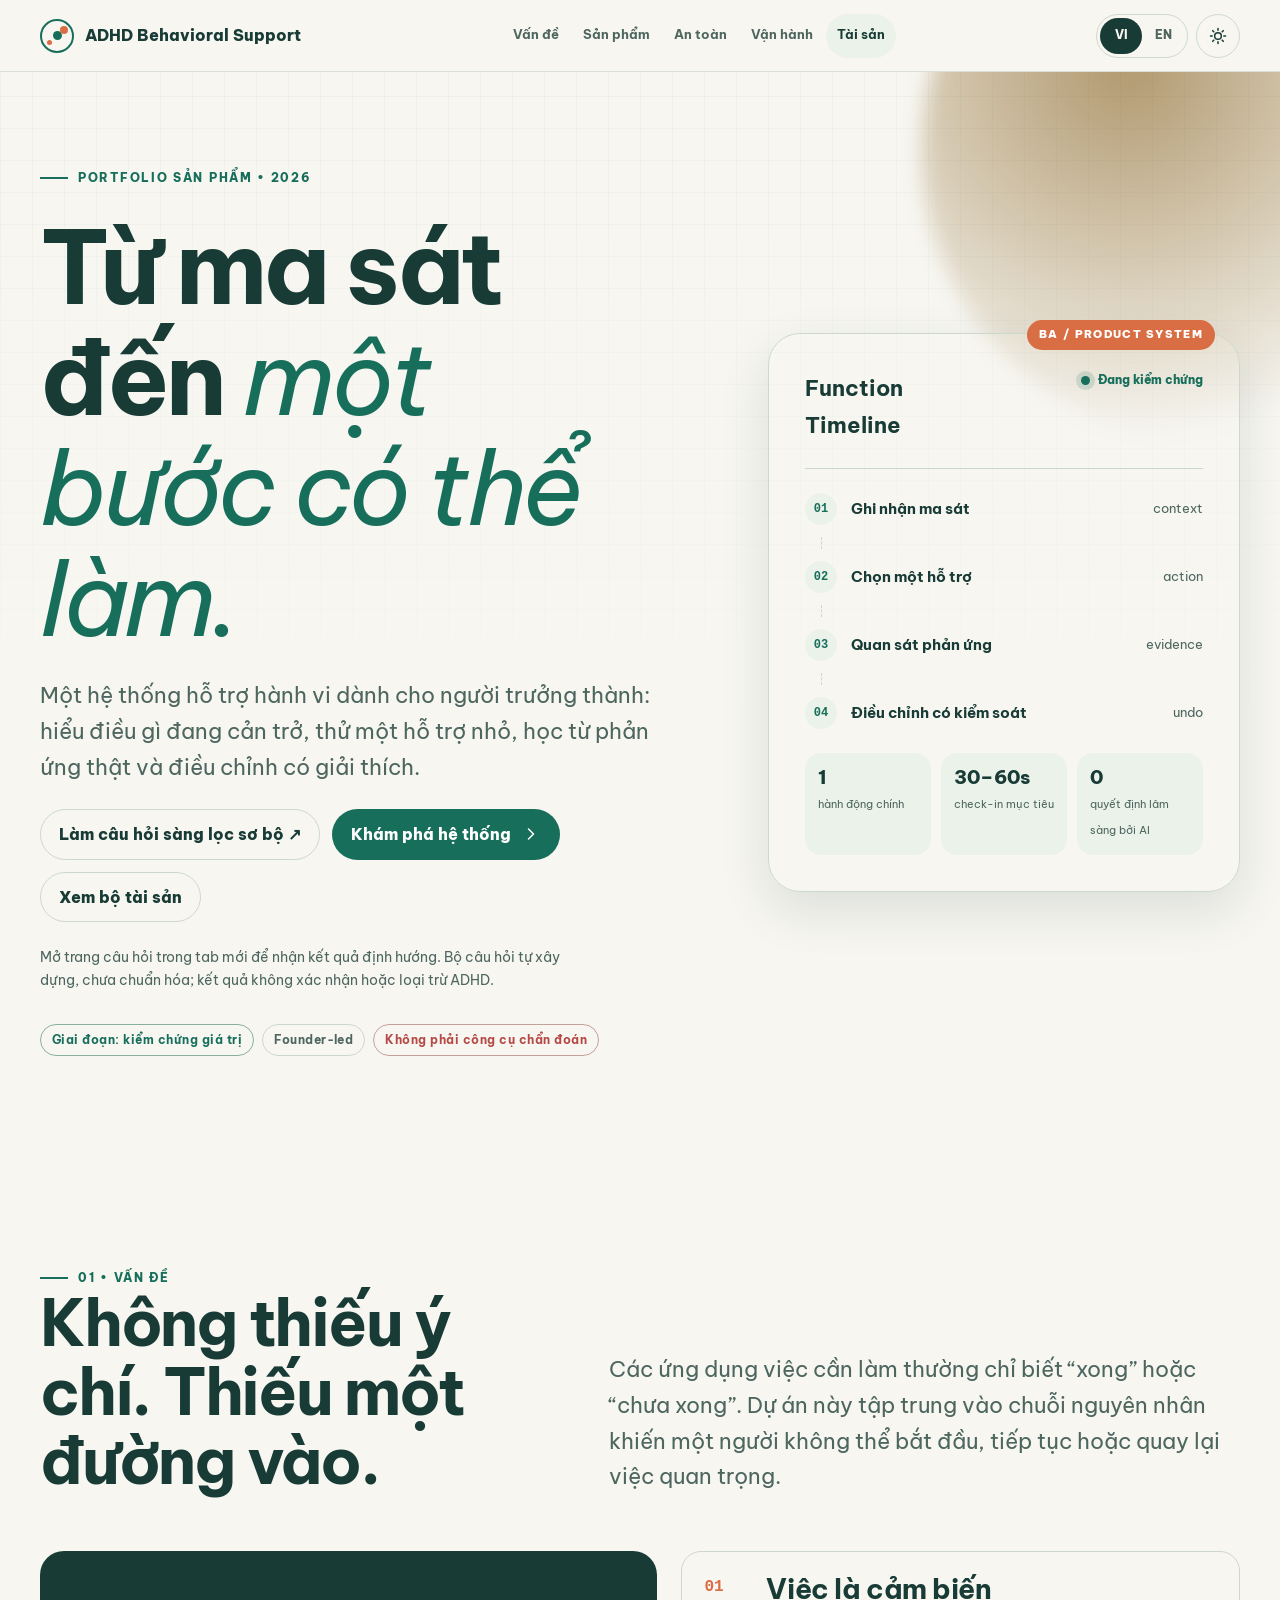
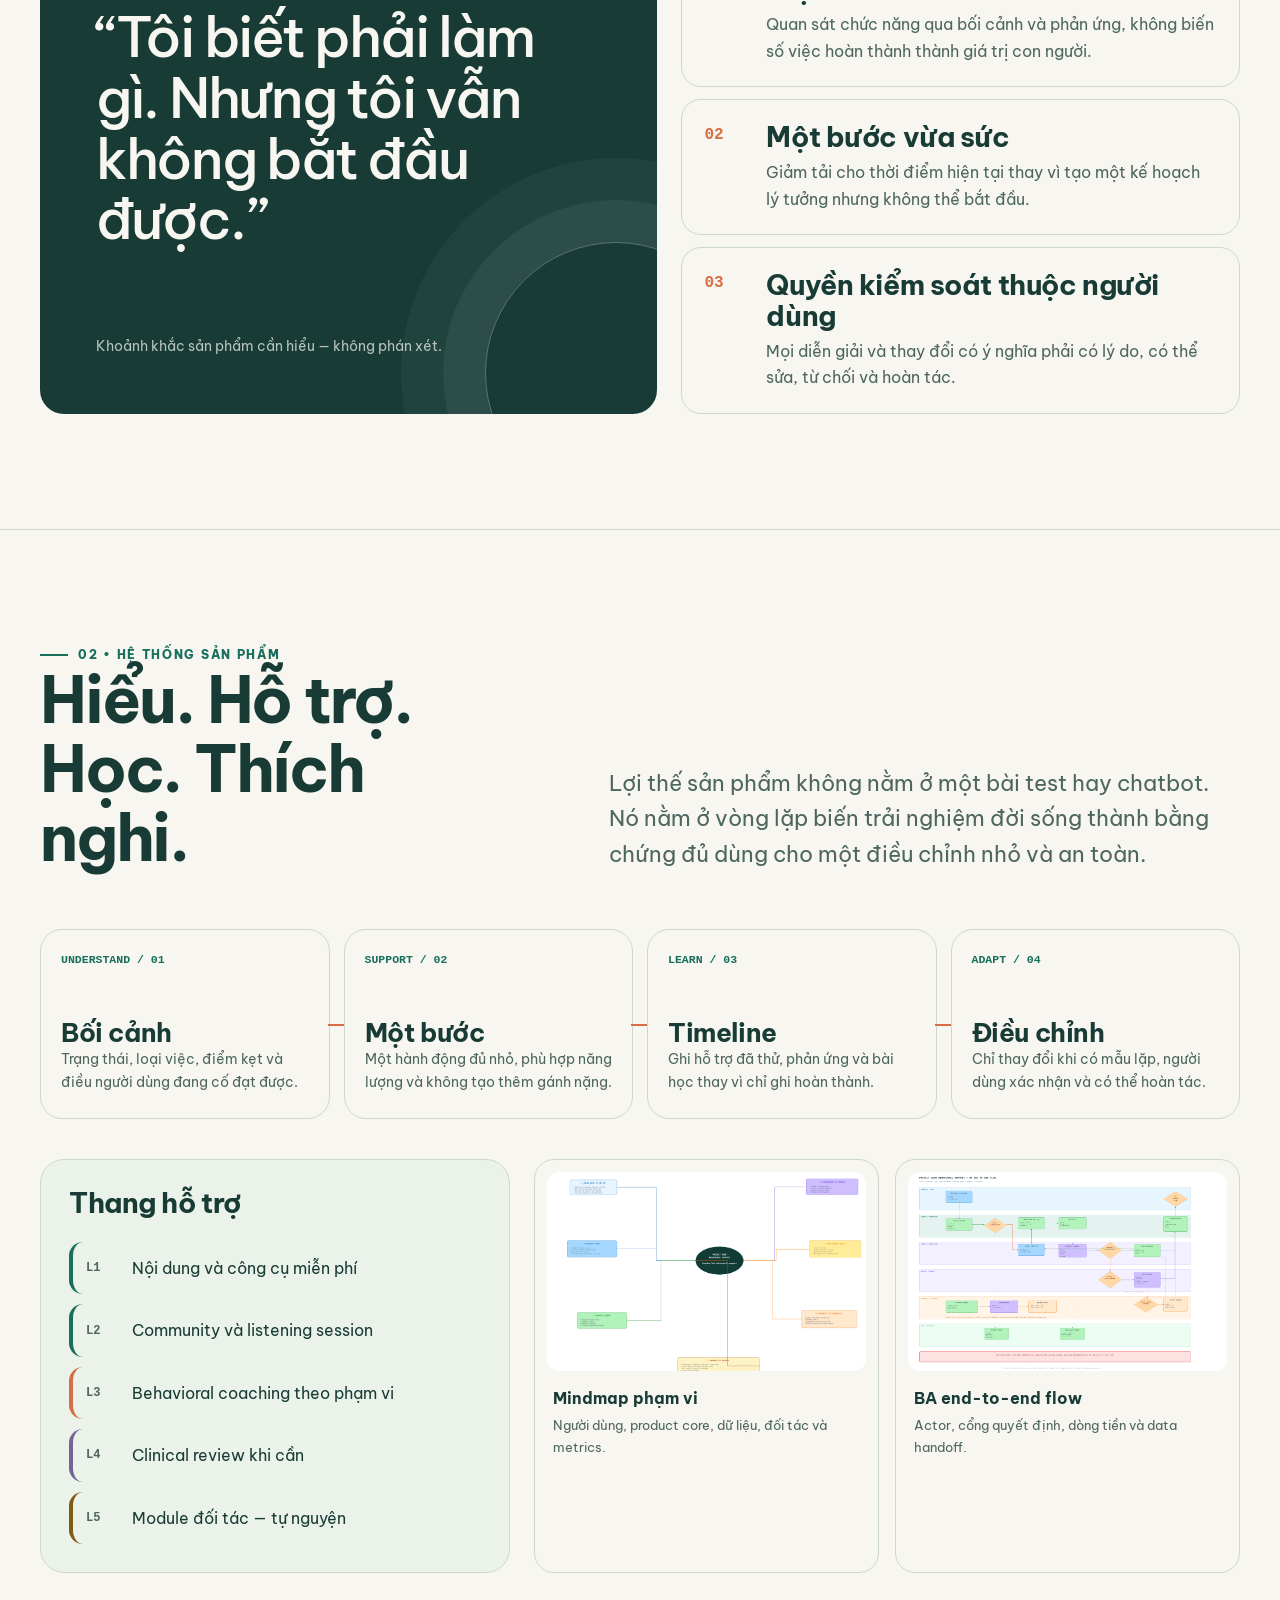
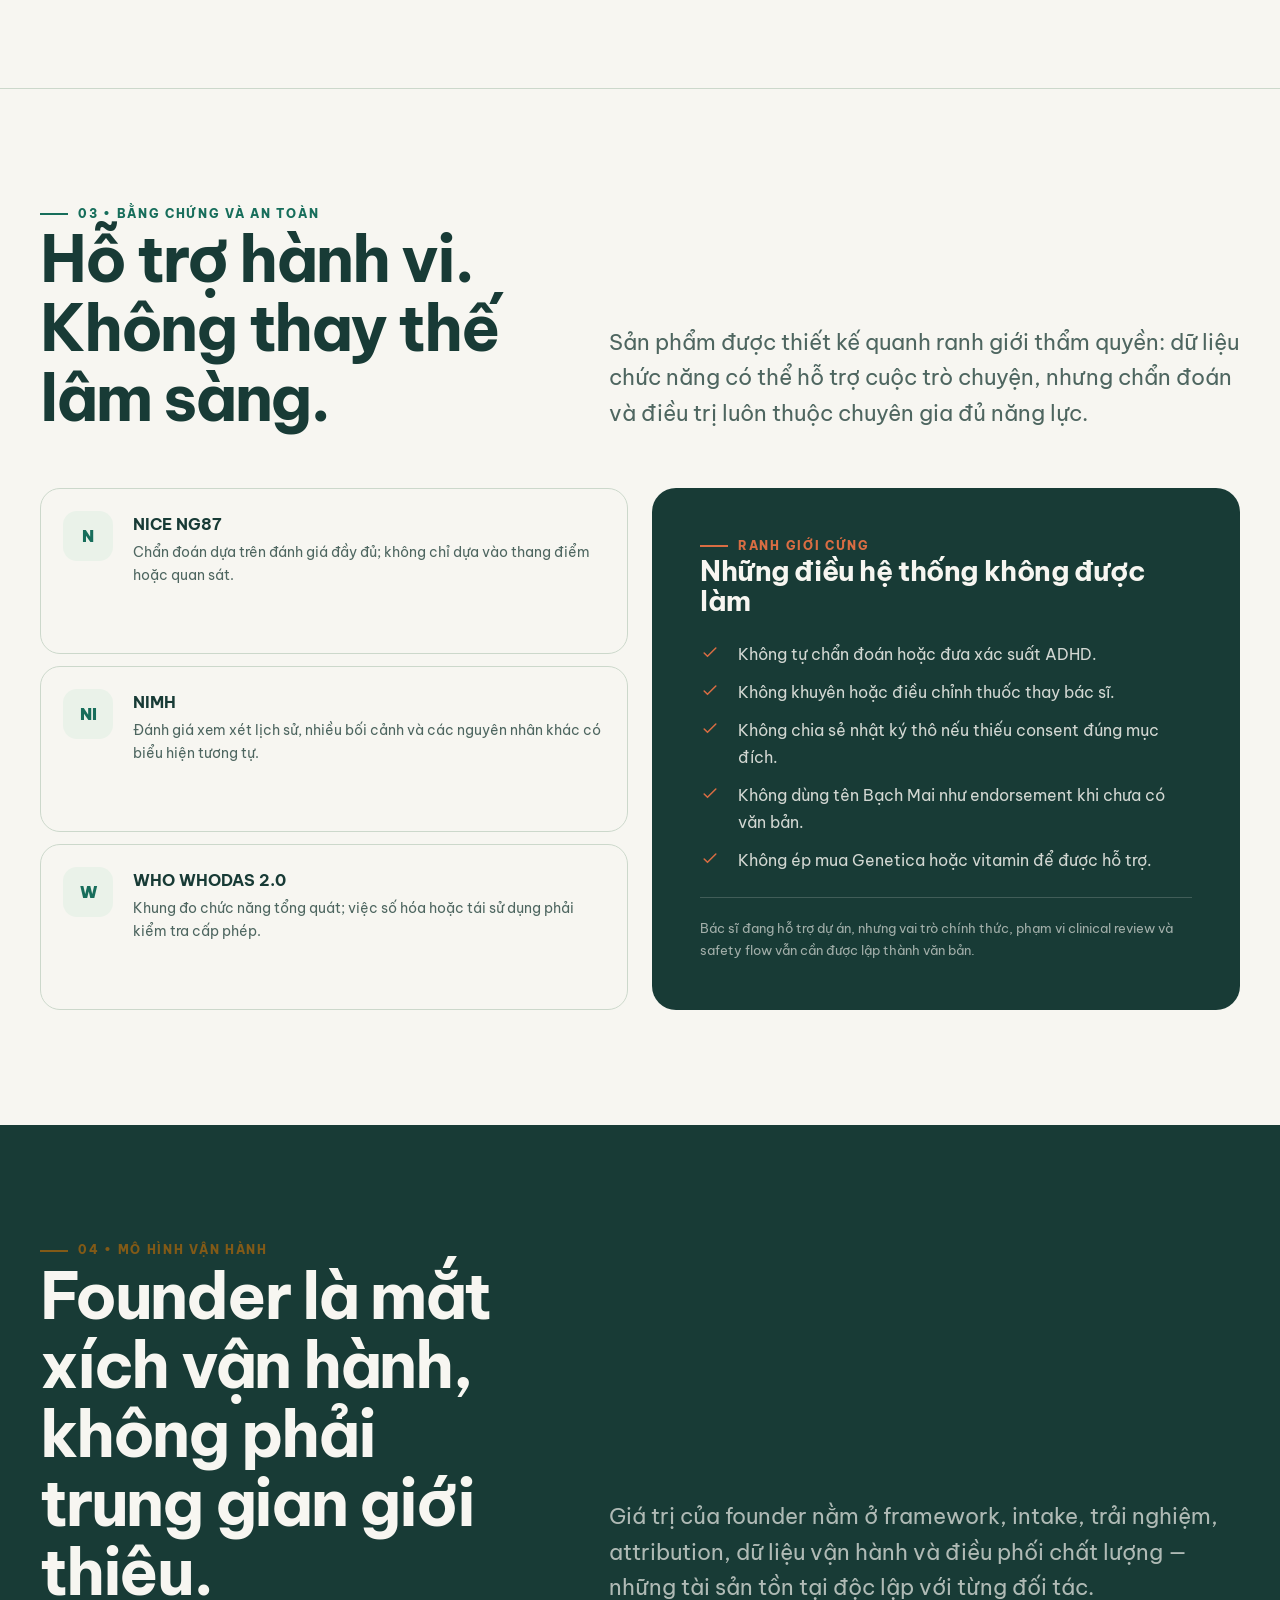
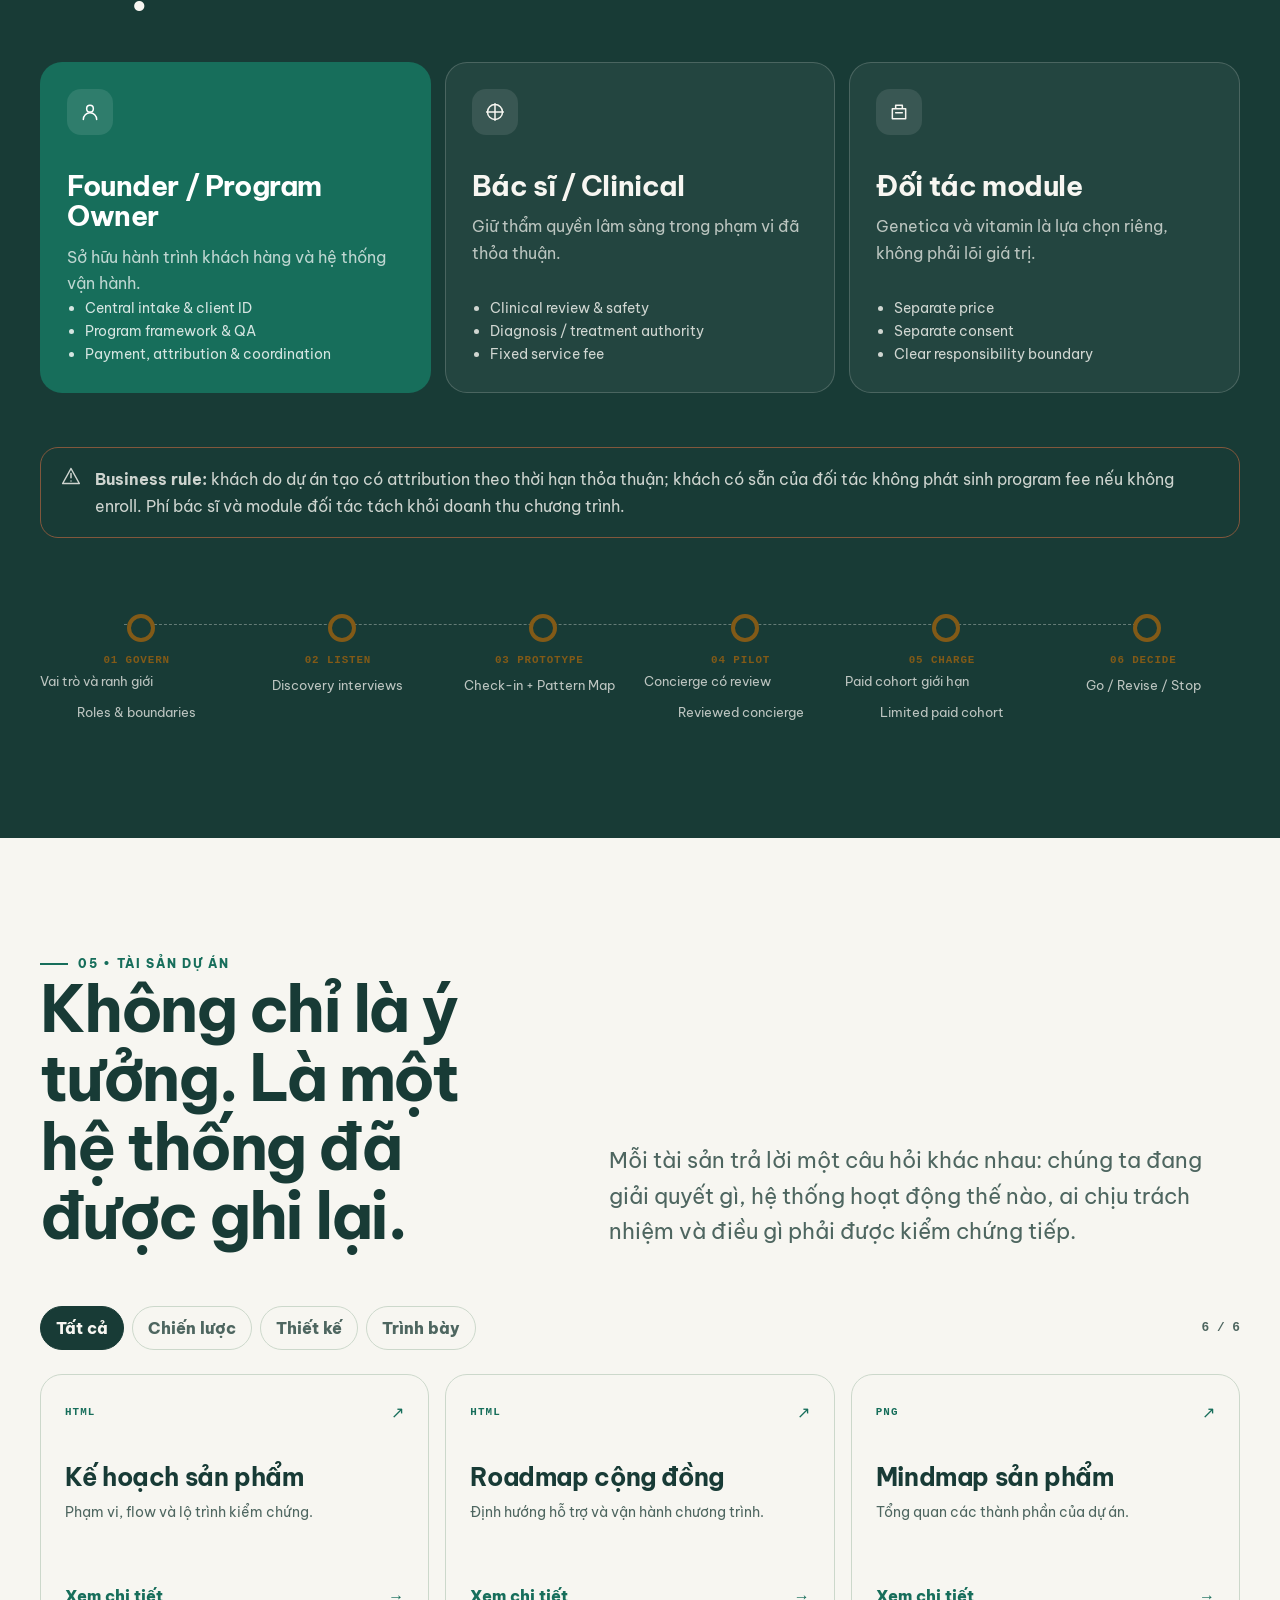
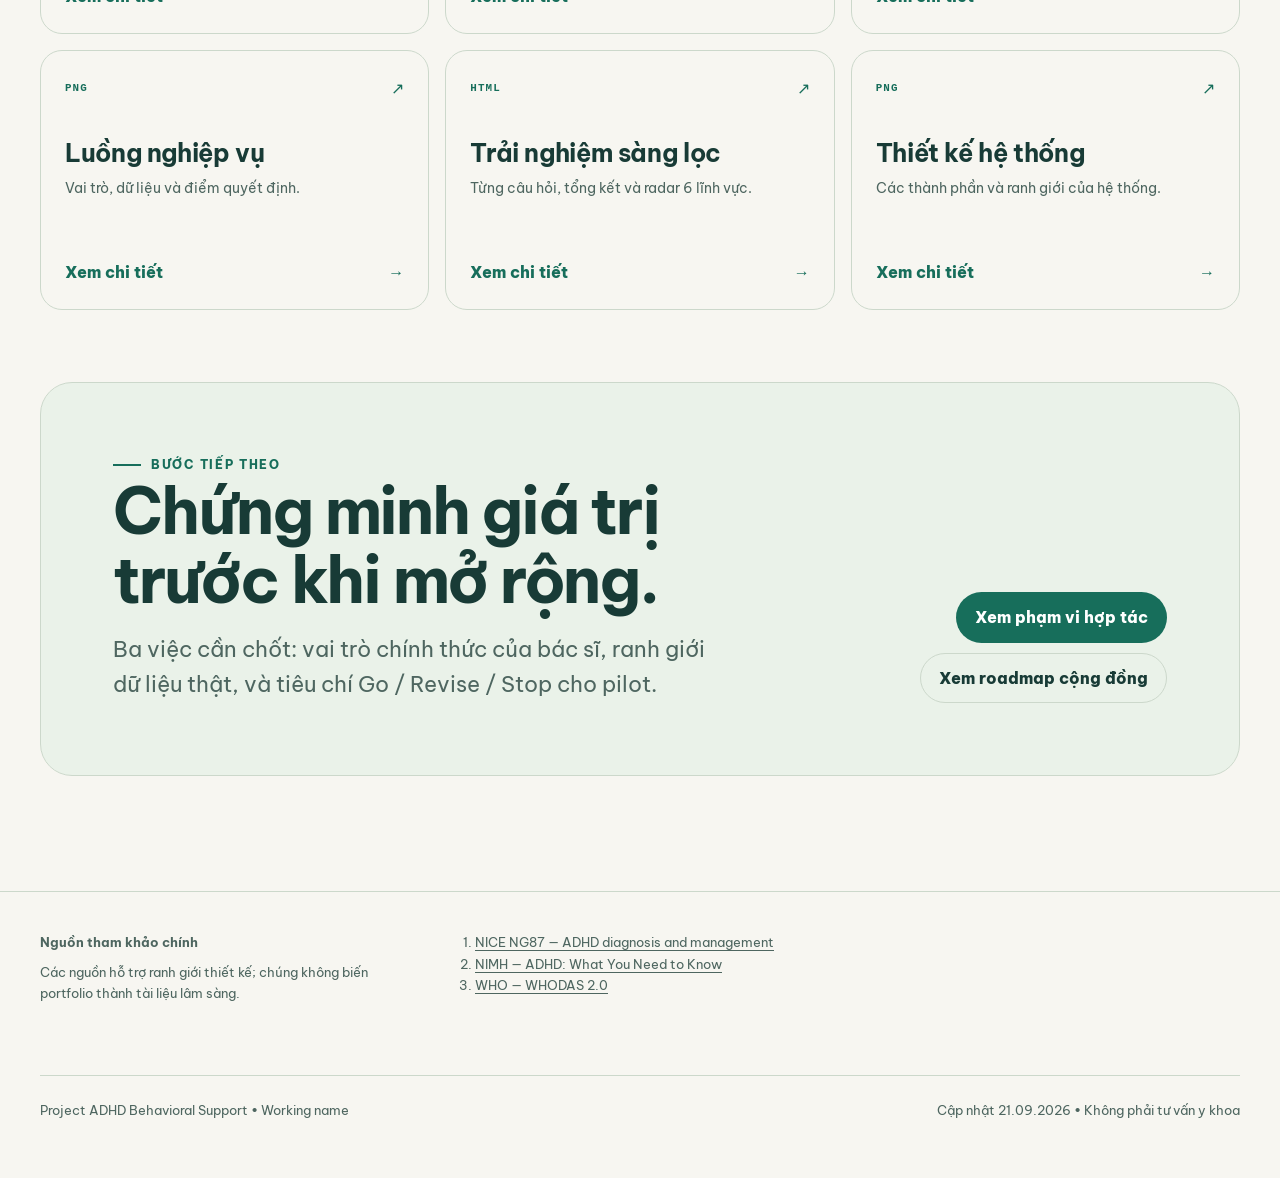
<file: projects/adhd/index.html>
<!doctype html>
<html lang="vi" data-theme="system">
<head>
  <meta charset="utf-8">
  <meta name="viewport" content="width=device-width,initial-scale=1">
  <meta name="description" content="Portfolio sản phẩm Project ADHD Behavioral Support — từ ma sát chức năng đến một bước hành động an toàn, có thể kiểm chứng.">
  <meta name="color-scheme" content="light dark">
  <title>Project ADHD Behavioral Support — Product Portfolio</title>
  <link rel="preconnect" href="https://fonts.googleapis.com">
  <link rel="preconnect" href="https://fonts.gstatic.com" crossorigin>
  <link href="https://fonts.googleapis.com/css2?family=Be+Vietnam+Pro:ital,wght@0,300;0,400;0,500;0,600;0,700;0,800;0,900;1,400;1,600&amp;display=swap" rel="stylesheet">
  <style>
    :root {--shadow:0 18px 50px rgba(25,55,52,.12);--radius:24px;--max:1200px;--header:72px;}
    :root[data-theme="dark"]{--shadow:0 20px 60px rgba(0,0,0,.28)}
    *{box-sizing:border-box}html{scroll-behavior:smooth;scroll-padding-top:calc(var(--header) + 16px)}
    body{margin:0;background:var(--paper);color:var(--ink);font-family:"Be Vietnam Pro","Segoe UI",Tahoma,sans-serif;font-size:16px;line-height:1.65;overflow-x:hidden}
    body::before{content:"";position:fixed;inset:0;pointer-events:none;z-index:-2;background-image:linear-gradient(rgba(10,111,102,.045) 1px,transparent 1px),linear-gradient(90deg,rgba(10,111,102,.045) 1px,transparent 1px);background-size:32px 32px;mask-image:linear-gradient(to bottom,black,transparent 82%)}
    a{color:inherit}img{max-width:100%;display:block}button,a{touch-action:manipulation}button{font:inherit}:focus-visible{outline:3px solid var(--orange);outline-offset:4px}
    .skip{position:fixed;left:16px;top:-80px;z-index:200;background:var(--ink);color:var(--paper);padding:12px 16px;border-radius:10px;text-decoration:none}.skip:focus{top:12px}
    .shell{width:min(calc(100% - 40px),var(--max));margin-inline:auto}.copy{display:none}body[data-language="vi"] .copy.vi,body[data-language="en"] .copy.en{display:revert}
    .eyebrow{display:flex;align-items:center;gap:10px;color:var(--teal);font-size:.76rem;font-weight:800;letter-spacing:.14em;text-transform:uppercase}.eyebrow::before{content:"";width:28px;height:2px;background:currentColor}
    h1,h2,h3{font-family:"Be Vietnam Pro","Segoe UI",sans-serif;font-weight:700;line-height:1.08;margin:0}h1,h2{letter-spacing:-.035em}h1{font-size:clamp(3rem,8vw,7.5rem);max-width:11ch}h2{font-size:clamp(2.25rem,5vw,4.8rem);max-width:13ch}h3{font-size:clamp(1.3rem,2.2vw,2rem);letter-spacing:-.015em}p{margin:0}
    .kicker{font-size:clamp(1.12rem,2vw,1.35rem);max-width:62ch;color:var(--muted)}
    #screening-note{font-size:.875rem;color:var(--muted);max-width:62ch}
    .tag{display:inline-flex;align-items:center;min-height:32px;padding:5px 11px;border:1px solid var(--line);border-radius:999px;color:var(--muted);font-size:.76rem;font-weight:700;letter-spacing:.04em;background:color-mix(in srgb,var(--surface) 82%,transparent)}.tag.live{color:var(--teal);border-color:color-mix(in srgb,var(--teal) 38%,var(--line))}.tag.warn{color:var(--danger);border-color:color-mix(in srgb,var(--danger) 38%,var(--line))}
    .button{display:inline-flex;align-items:center;justify-content:center;gap:10px;min-height:48px;padding:11px 18px;border-radius:999px;border:1px solid transparent;background:var(--teal);color:var(--color-on-primary);text-decoration:none;font-weight:800;cursor:pointer;transition:transform .2s ease,box-shadow .2s ease}.button:hover{transform:translateY(-2px);box-shadow:0 10px 24px rgba(10,111,102,.22)}.button.secondary{background:transparent;color:var(--ink);border-color:var(--line);box-shadow:none}
    .icon{width:20px;height:20px;stroke:currentColor;stroke-width:1.8;fill:none;stroke-linecap:round;stroke-linejoin:round;flex:none}
    .topbar{position:sticky;top:0;z-index:100;height:var(--header);background:color-mix(in srgb,var(--paper) 88%,transparent);backdrop-filter:blur(14px);border-bottom:1px solid color-mix(in srgb,var(--line) 70%,transparent)}.topbar .shell{height:100%;display:flex;align-items:center;justify-content:space-between;gap:18px}
    .brand{display:flex;align-items:center;gap:11px;text-decoration:none;font-weight:800;white-space:nowrap}.brand-mark{width:34px;height:34px;border-radius:50%;border:2px solid var(--teal);display:grid;place-items:center;position:relative}.brand-mark::before,.brand-mark::after{content:"";position:absolute;background:var(--orange);border-radius:50%}.brand-mark::before{width:8px;height:8px;top:5px;right:4px}.brand-mark::after{width:5px;height:5px;bottom:6px;left:5px}.brand-mark span{width:9px;height:9px;background:var(--teal);border-radius:50%}
    .nav{display:flex;align-items:center;gap:2px}.nav a{min-height:44px;display:flex;align-items:center;padding:0 11px;text-decoration:none;color:var(--muted);font-size:.84rem;font-weight:700;border-radius:999px}.nav a:hover,.nav a.active{color:var(--ink);background:var(--soft)}
    .controls{display:flex;align-items:center;gap:8px}.control{min-width:44px;height:44px;border:1px solid var(--line);background:var(--surface);color:var(--ink);border-radius:50%;display:grid;place-items:center;cursor:pointer}.language{display:flex;padding:3px;border:1px solid var(--line);border-radius:999px;background:var(--surface)}.language button{height:36px;min-width:42px;border:0;border-radius:999px;background:transparent;color:var(--muted);font-size:.78rem;font-weight:800;cursor:pointer}.language button[aria-pressed="true"]{background:var(--ink);color:var(--paper)}
    section{position:relative;padding:clamp(72px,9vw,132px) 0}.section-head{display:grid;grid-template-columns:.85fr 1.15fr;gap:clamp(36px,8vw,120px);align-items:end;margin-bottom:56px}.section-head .kicker{justify-self:end}
    .hero{min-height:calc(100dvh - var(--header));display:grid;align-items:center;padding:clamp(56px,8vw,96px) 0;overflow:hidden}.hero::after{content:"";position:absolute;width:min(46vw,700px);aspect-ratio:1;border-radius:50%;right:-18vw;top:-20%;background:radial-gradient(circle at 35% 35%,color-mix(in srgb,var(--amber) 60%,transparent),transparent 70%);filter:blur(10px);z-index:-1}.hero-grid{display:grid;grid-template-columns:1.15fr .85fr;gap:clamp(36px,7vw,100px);align-items:center}.hero-copy{display:grid;gap:24px}.hero-title em{font-weight:400;color:var(--teal);font-style:italic}.hero-actions{display:flex;flex-wrap:wrap;gap:12px}.hero-meta{display:flex;flex-wrap:wrap;gap:8px;padding-top:8px}
    .signal-card{background:var(--surface);border:1px solid var(--line);border-radius:32px;box-shadow:var(--shadow);padding:clamp(22px,4vw,36px);transform:rotate(1.5deg);position:relative}.signal-card::before{content:"BA / PRODUCT SYSTEM";position:absolute;top:-14px;right:24px;background:var(--orange);color:#fff;border-radius:999px;padding:6px 12px;font-size:.68rem;font-weight:900;letter-spacing:.12em}.signal-top{display:flex;justify-content:space-between;gap:16px;align-items:flex-start;padding-bottom:24px;border-bottom:1px solid var(--line)}.signal-top strong{font-family:"Be Vietnam Pro","Segoe UI",sans-serif;font-weight:700;font-size:1.4rem}.status-dot{display:inline-flex;align-items:center;gap:8px;color:var(--teal);font-size:.78rem;font-weight:800}.status-dot::before{content:"";width:9px;height:9px;border-radius:50%;background:var(--teal);box-shadow:0 0 0 5px color-mix(in srgb,var(--teal) 16%,transparent)}
    .signal-flow{display:grid;gap:12px;padding:24px 0}.signal-step{display:grid;grid-template-columns:34px 1fr auto;gap:12px;align-items:center}.signal-step .num{width:32px;height:32px;border-radius:50%;display:grid;place-items:center;background:var(--soft);color:var(--teal);font:800 .75rem/1 ui-monospace,monospace}.signal-step b{font-size:.92rem}.signal-step small{color:var(--muted)}.signal-step:not(:last-child)::after{content:"";height:12px;border-left:1px dashed var(--line);grid-column:1;margin-left:16px}.signal-footer{display:grid;grid-template-columns:repeat(3,1fr);gap:10px}.micro-stat{padding:13px;border-radius:16px;background:var(--soft)}.micro-stat b{display:block;font-family:"Be Vietnam Pro","Segoe UI",sans-serif;font-size:1.2rem;font-weight:800;line-height:1.2}.micro-stat span{font-size:.7rem;color:var(--muted)}
    .story-grid{display:grid;grid-template-columns:1.05fr .95fr;gap:24px;align-items:stretch}.problem-card{background:var(--ink);color:var(--paper);border-radius:var(--radius);padding:clamp(28px,5vw,56px);min-height:460px;display:flex;flex-direction:column;justify-content:space-between;position:relative;overflow:hidden}.problem-card::after{content:"";width:260px;height:260px;position:absolute;right:-90px;bottom:-90px;border:1px solid color-mix(in srgb,var(--paper) 30%,transparent);border-radius:50%;box-shadow:0 0 0 42px color-mix(in srgb,var(--paper) 5%,transparent),0 0 0 84px color-mix(in srgb,var(--paper) 4%,transparent)}.problem-card blockquote{margin:0;font-family:"Be Vietnam Pro","Segoe UI",sans-serif;font-size:clamp(2rem,4.4vw,4.4rem);font-weight:500;line-height:1.08;letter-spacing:-.04em;max-width:12ch;position:relative;z-index:1}.problem-card footer{font-size:.88rem;color:color-mix(in srgb,var(--paper) 72%,transparent);position:relative;z-index:1}
    .principles{display:grid;gap:12px}.principle{background:var(--surface);border:1px solid var(--line);border-radius:20px;padding:22px;display:grid;grid-template-columns:46px 1fr;gap:16px;align-items:start}.principle-num{font:700 1rem/1 ui-monospace,monospace;color:var(--orange);padding-top:5px}.principle p{color:var(--muted);margin-top:7px}
    .system{background:var(--surface);border-block:1px solid var(--line)}.loop{display:grid;grid-template-columns:repeat(4,1fr);gap:14px;margin-bottom:40px}.loop-node{position:relative;min-height:190px;padding:24px 20px;border-radius:22px;background:var(--paper);border:1px solid var(--line);display:flex;flex-direction:column;justify-content:space-between}.loop-node::after{content:"";position:absolute;right:-15px;top:50%;width:16px;border-top:2px solid var(--orange);z-index:2}.loop-node:last-child::after{display:none}.loop-node .index{font:800 .72rem/1 ui-monospace,monospace;color:var(--teal)}.loop-node h3{font-size:1.65rem}.loop-node p{color:var(--muted);font-size:.87rem}
    .support-grid{display:grid;grid-template-columns:.8fr 1.2fr;gap:24px;align-items:stretch}.ladder{padding:28px;border-radius:var(--radius);background:var(--soft);border:1px solid var(--line)}.ladder ol{list-style:none;margin:24px 0 0;padding:0;display:grid;gap:10px}.ladder li{display:grid;grid-template-columns:34px 1fr;gap:12px;align-items:center;padding:13px;background:var(--surface);border-radius:14px;border-left:4px solid var(--teal)}.ladder li:nth-child(3){border-color:var(--orange)}.ladder li:nth-child(4){border-color:var(--violet)}.ladder li:nth-child(5){border-color:var(--amber)}.ladder .level{font:800 .75rem/1 ui-monospace,monospace;color:var(--muted)}
    .visual-pair{display:grid;grid-template-columns:repeat(2,1fr);gap:16px}figure{margin:0}.visual-card{background:var(--paper);border:1px solid var(--line);border-radius:20px;padding:12px;display:flex;flex-direction:column;min-height:100%}.visual-card a{display:block;border-radius:12px;overflow:hidden;background:#fff;aspect-ratio:16/10}.visual-card img{width:100%;height:100%;object-fit:cover;object-position:center}.visual-card figcaption{padding:14px 6px 4px;display:grid;gap:4px}.visual-card small{color:var(--muted)}
    .evidence-grid{display:grid;grid-template-columns:1fr 1fr;gap:24px}.source-stack{display:grid;gap:12px}.source-card{display:grid;grid-template-columns:54px 1fr;gap:16px;padding:22px;border:1px solid var(--line);background:var(--surface);border-radius:20px;text-decoration:none;transition:transform .2s ease,border-color .2s ease}.source-card:hover{transform:translateX(4px);border-color:var(--teal)}.source-mark{width:50px;height:50px;border-radius:14px;background:var(--soft);display:grid;place-items:center;color:var(--teal);font-weight:900}.source-card p{color:var(--muted);font-size:.86rem;margin-top:4px}
    .guardrail{border-radius:var(--radius);background:var(--ink);color:var(--paper);padding:clamp(26px,5vw,48px);display:grid;gap:24px}.guardrail-list{display:grid;gap:12px}.guardrail-item{display:grid;grid-template-columns:26px 1fr;gap:12px;align-items:start;color:color-mix(in srgb,var(--paper) 84%,transparent)}.guardrail-item svg{color:var(--orange);margin-top:2px}.guardrail-note{padding-top:20px;border-top:1px solid color-mix(in srgb,var(--paper) 18%,transparent);font-size:.83rem;color:color-mix(in srgb,var(--paper) 62%,transparent)}
    .model{background:var(--ink);color:var(--paper);overflow:hidden}.model .eyebrow{color:var(--amber)}.model .kicker{color:color-mix(in srgb,var(--paper) 68%,transparent)}.operating-model{display:grid;grid-template-columns:repeat(3,1fr);gap:14px;margin-bottom:54px}.role-card{border:1px solid color-mix(in srgb,var(--paper) 18%,transparent);border-radius:22px;padding:26px;background:color-mix(in srgb,var(--paper) 5%,transparent);min-height:300px;display:flex;flex-direction:column}.role-card.featured{background:var(--teal);color:var(--color-on-primary);border-color:transparent;transform:translateY(-12px)}.role-card .role-icon{width:46px;height:46px;border-radius:14px;display:grid;place-items:center;background:color-mix(in srgb,currentColor 10%,transparent);margin-bottom:36px}.role-card p{margin-top:12px;color:color-mix(in srgb,currentColor 72%,transparent)}.role-card ul{padding-left:18px;margin:auto 0 0;color:color-mix(in srgb,currentColor 82%,transparent);font-size:.88rem}
    .rule-strip{display:flex;align-items:flex-start;gap:14px;margin:0 0 64px;padding:18px 20px;border:1px solid color-mix(in srgb,var(--orange) 55%,transparent);border-radius:18px;color:color-mix(in srgb,var(--paper) 82%,transparent)}.roadmap{display:grid;grid-template-columns:repeat(6,1fr);position:relative;gap:8px}.roadmap::before{content:"";position:absolute;left:7%;right:7%;top:22px;border-top:1px dashed color-mix(in srgb,var(--paper) 34%,transparent)}.phase{position:relative;padding-top:52px}.phase::before{content:"";position:absolute;top:12px;left:calc(50% - 10px);width:20px;height:20px;border-radius:50%;background:var(--ink);border:4px solid var(--amber);z-index:2}.phase b{display:block;text-align:center;font:800 .68rem/1.2 ui-monospace,monospace;color:var(--amber);letter-spacing:.08em}.phase span{display:block;text-align:center;margin-top:8px;font-size:.82rem;color:color-mix(in srgb,var(--paper) 74%,transparent)}
    .asset-toolbar{display:flex;justify-content:space-between;gap:18px;align-items:center;margin-bottom:24px}.filters{display:flex;flex-wrap:wrap;gap:8px}.filter{min-height:44px;padding:8px 15px;border:1px solid var(--line);border-radius:999px;background:var(--surface);color:var(--muted);font-weight:800;cursor:pointer}.filter[aria-pressed="true"]{background:var(--ink);color:var(--paper);border-color:var(--ink)}.asset-count{color:var(--muted);font:700 .8rem/1 ui-monospace,monospace}.asset-grid{display:grid;grid-template-columns:repeat(3,1fr);gap:16px}.asset-card{min-height:260px;border:1px solid var(--line);border-radius:22px;background:var(--surface);padding:24px;display:flex;flex-direction:column;text-decoration:none;transition:transform .2s ease,box-shadow .2s ease}.asset-card:hover{transform:translateY(-4px);box-shadow:var(--shadow)}.asset-card[hidden]{display:none}.asset-top{display:flex;justify-content:space-between;gap:12px;align-items:center;color:var(--teal)}.asset-type{font:800 .68rem/1 ui-monospace,monospace;letter-spacing:.1em}.asset-card h3{margin-top:38px;font-size:1.55rem}.asset-card p{color:var(--muted);font-size:.87rem;margin:10px 0 28px}.asset-link{margin-top:auto;display:flex;align-items:center;justify-content:space-between;font-weight:800;color:var(--teal)}
    .cta{margin-top:72px;border-radius:32px;padding:clamp(32px,6vw,72px);background:var(--soft);border:1px solid var(--line);display:grid;grid-template-columns:1.2fr .8fr;gap:40px;align-items:end}.cta h2{max-width:15ch}.cta-actions{display:flex;flex-wrap:wrap;justify-content:flex-end;gap:10px}
    .references{border-top:1px solid var(--line);padding:40px 0 56px;color:var(--muted);font-size:.82rem}.references .shell{display:grid;grid-template-columns:.65fr 1.35fr;gap:40px}.references ol{margin:0;padding-left:18px}.references a{text-underline-offset:3px}.footer-line{display:flex;justify-content:space-between;gap:24px;margin-top:30px;padding-top:24px;border-top:1px solid var(--line)}.reveal{opacity:0;transform:translateY(18px);transition:opacity .45s ease,transform .45s ease}.reveal.in{opacity:1;transform:none}
    @media(max-width:1000px){.nav{display:none}.hero-grid,.story-grid,.support-grid,.evidence-grid{grid-template-columns:1fr}.hero{min-height:auto}.signal-card{transform:none;max-width:720px}.loop{grid-template-columns:repeat(2,1fr)}.loop-node:nth-child(2)::after{display:none}.operating-model{grid-template-columns:1fr}.role-card.featured{transform:none}.role-card{min-height:auto}.roadmap{grid-template-columns:repeat(3,1fr);row-gap:28px}.roadmap::before{display:none}.phase{padding-top:42px}.asset-grid{grid-template-columns:repeat(2,1fr)}.cta{grid-template-columns:1fr}.cta-actions{justify-content:flex-start}}
    @media(max-width:720px){:root{--header:64px}.shell{width:min(calc(100% - 28px),var(--max))}.brand span:last-child{display:none}.language button{min-width:38px}.control{min-width:42px;width:42px}.section-head{grid-template-columns:1fr;gap:18px;margin-bottom:36px}.section-head .kicker{justify-self:start}.hero-grid{gap:44px}.hero-actions .button{width:100%}.signal-footer{grid-template-columns:1fr}.problem-card{min-height:390px}.loop{grid-template-columns:1fr}.loop-node::after{display:none}.visual-pair{grid-template-columns:1fr}.roadmap{grid-template-columns:repeat(2,1fr)}.asset-toolbar{align-items:flex-start;flex-direction:column}.asset-grid{grid-template-columns:1fr}.asset-card{min-height:230px}.references .shell{grid-template-columns:1fr}.footer-line{flex-direction:column}.cta-actions .button{width:100%}}
    @media(max-width:390px){.hero{padding-top:44px}.signal-card{padding:20px}.signal-step{grid-template-columns:32px 1fr}.signal-step small{display:none}.roadmap{grid-template-columns:1fr}.phase::before{left:16px}.phase{text-align:left;padding-left:52px;padding-top:10px}.phase b,.phase span{text-align:left}}
    @media(prefers-reduced-motion:reduce){html{scroll-behavior:auto}*,*::before,*::after{animation-duration:.01ms!important;animation-iteration-count:1!important;transition-duration:.01ms!important}.reveal{opacity:1;transform:none}}
    @media print{.topbar,.hero-actions,.asset-toolbar{display:none}.hero{min-height:auto}section{padding:42px 0}.reveal{opacity:1;transform:none}.model{break-before:page}.asset-card{break-inside:avoid}}
  </style>
  <link rel="stylesheet" href="assets/design-tokens.css">
</head>
<body data-language="vi">
  <a class="skip" href="#main"><span class="copy vi">Bỏ qua điều hướng</span><span class="copy en">Skip navigation</span></a>
  <header class="topbar"><div class="shell">
    <a class="brand" href="#hero" aria-label="Project ADHD Behavioral Support"><span class="brand-mark" aria-hidden="true"><span></span></span><span>ADHD Behavioral Support</span></a>
    <nav class="nav" aria-label="Primary navigation"><a href="#story"><span class="copy vi">Vấn đề</span><span class="copy en">Problem</span></a><a href="#system"><span class="copy vi">Sản phẩm</span><span class="copy en">Product</span></a><a href="#evidence"><span class="copy vi">An toàn</span><span class="copy en">Safety</span></a><a href="#model"><span class="copy vi">Vận hành</span><span class="copy en">Model</span></a><a href="#assets"><span class="copy vi">Tài sản</span><span class="copy en">Assets</span></a></nav>
    <div class="controls"><div class="language" role="group" aria-label="Language"><button type="button" data-language-button="vi" aria-pressed="true">VI</button><button type="button" data-language-button="en" aria-pressed="false">EN</button></div><button class="control" id="themeButton" type="button" aria-label="Đổi giao diện sáng tối" title="System theme"><svg class="icon" viewBox="0 0 24 24" aria-hidden="true"><path d="M12 3v2M12 19v2M3 12h2M19 12h2M5.6 5.6 7 7M17 17l1.4 1.4M18.4 5.6 17 7M7 17l-1.4 1.4"/><circle cx="12" cy="12" r="4"/></svg></button></div>
  </div></header>
  <main id="main">
    <section class="hero" id="hero"><div class="shell hero-grid">
      <div class="hero-copy reveal"><div class="eyebrow"><span class="copy vi">Portfolio sản phẩm • 2026</span><span class="copy en">Product portfolio • 2026</span></div><h1 class="hero-title"><span class="copy vi">Từ ma sát đến <em>một bước có thể làm.</em></span><span class="copy en">From friction to <em>one doable step.</em></span></h1><p class="kicker copy vi">Một hệ thống hỗ trợ hành vi dành cho người trưởng thành: hiểu điều gì đang cản trở, thử một hỗ trợ nhỏ, học từ phản ứng thật và điều chỉnh có giải thích.</p><p class="kicker copy en">A behavioral support system for adults: understand what gets in the way, try one small support, learn from the real response, and adapt with explanation.</p><div class="hero-actions"><a class="button secondary" href="screening.html" target="_blank" rel="noopener" aria-describedby="screening-note"><span class="copy vi">Làm câu hỏi sàng lọc sơ bộ ↗</span><span class="copy en">Open preliminary screening (Vietnamese) ↗</span></a><a class="button" href="#system"><span class="copy vi">Khám phá hệ thống</span><span class="copy en">Explore the system</span><svg class="icon" viewBox="0 0 24 24" aria-hidden="true"><path d="m9 18 6-6-6-6"/></svg></a><a class="button secondary" href="#assets"><span class="copy vi">Xem bộ tài sản</span><span class="copy en">View artifacts</span></a></div><p id="screening-note" class="muted"><span class="copy vi">Mở trang câu hỏi trong tab mới để nhận kết quả định hướng. Bộ câu hỏi tự xây dựng, chưa chuẩn hóa; kết quả không xác nhận hoặc loại trừ ADHD.</span><span class="copy en">Opens the questionnaire in a new tab for directional results. This custom questionnaire is not validated; results do not confirm or rule out ADHD.</span></p><div class="hero-meta"><span class="tag live"><span class="copy vi">Giai đoạn: kiểm chứng giá trị</span><span class="copy en">Stage: value validation</span></span><span class="tag">Founder-led</span><span class="tag warn"><span class="copy vi">Không phải công cụ chẩn đoán</span><span class="copy en">Not a diagnostic tool</span></span></div></div>
      <aside class="signal-card reveal" aria-label="Product loop summary"><div class="signal-top"><strong>Function<br>Timeline</strong><span class="status-dot"><span class="copy vi">Đang kiểm chứng</span><span class="copy en">In validation</span></span></div><div class="signal-flow"><div class="signal-step"><span class="num">01</span><b><span class="copy vi">Ghi nhận ma sát</span><span class="copy en">Capture friction</span></b><small>context</small></div><div class="signal-step"><span class="num">02</span><b><span class="copy vi">Chọn một hỗ trợ</span><span class="copy en">Choose one support</span></b><small>action</small></div><div class="signal-step"><span class="num">03</span><b><span class="copy vi">Quan sát phản ứng</span><span class="copy en">Observe response</span></b><small>evidence</small></div><div class="signal-step"><span class="num">04</span><b><span class="copy vi">Điều chỉnh có kiểm soát</span><span class="copy en">Adapt with control</span></b><small>undo</small></div></div><div class="signal-footer"><div class="micro-stat"><b>1</b><span class="copy vi">hành động chính</span><span class="copy en">primary action</span></div><div class="micro-stat"><b>30–60s</b><span class="copy vi">check-in mục tiêu</span><span class="copy en">target check-in</span></div><div class="micro-stat"><b>0</b><span class="copy vi">quyết định lâm sàng bởi AI</span><span class="copy en">AI clinical decisions</span></div></div></aside>
    </div></section>
    <section id="story"><div class="shell">
      <header class="section-head reveal"><div><div class="eyebrow"><span class="copy vi">01 • Vấn đề</span><span class="copy en">01 • The problem</span></div><h2><span class="copy vi">Không thiếu ý chí. Thiếu một đường vào.</span><span class="copy en">Not a lack of will. A missing entry point.</span></h2></div><p class="kicker copy vi">Các ứng dụng việc cần làm thường chỉ biết “xong” hoặc “chưa xong”. Dự án này tập trung vào chuỗi nguyên nhân khiến một người không thể bắt đầu, tiếp tục hoặc quay lại việc quan trọng.</p><p class="kicker copy en">Most task apps only know “done” or “not done.” This project examines the chain of causes that prevents a person from starting, continuing, or returning to meaningful work.</p></header>
      <div class="story-grid"><article class="problem-card reveal"><blockquote><span class="copy vi">“Tôi biết phải làm gì. Nhưng tôi vẫn không bắt đầu được.”</span><span class="copy en">“I know what to do. I still cannot start.”</span></blockquote><footer><span class="copy vi">Khoảnh khắc sản phẩm cần hiểu — không phán xét.</span><span class="copy en">The moment the product must understand — without judgment.</span></footer></article><div class="principles"><article class="principle reveal"><span class="principle-num">01</span><div><h3><span class="copy vi">Việc là cảm biến</span><span class="copy en">Tasks are sensors</span></h3><p class="copy vi">Quan sát chức năng qua bối cảnh và phản ứng, không biến số việc hoàn thành thành giá trị con người.</p><p class="copy en">Observe functioning through context and response; never turn completion counts into human worth.</p></div></article><article class="principle reveal"><span class="principle-num">02</span><div><h3><span class="copy vi">Một bước vừa sức</span><span class="copy en">One feasible step</span></h3><p class="copy vi">Giảm tải cho thời điểm hiện tại thay vì tạo một kế hoạch lý tưởng nhưng không thể bắt đầu.</p><p class="copy en">Reduce the current load instead of generating an ideal plan that cannot be started.</p></div></article><article class="principle reveal"><span class="principle-num">03</span><div><h3><span class="copy vi">Quyền kiểm soát thuộc người dùng</span><span class="copy en">The user stays in control</span></h3><p class="copy vi">Mọi diễn giải và thay đổi có ý nghĩa phải có lý do, có thể sửa, từ chối và hoàn tác.</p><p class="copy en">Every meaningful interpretation or change needs a reason and must be editable, rejectable, and reversible.</p></div></article></div></div>
    </div></section>
    <section class="system" id="system"><div class="shell">
      <header class="section-head reveal"><div><div class="eyebrow"><span class="copy vi">02 • Hệ thống sản phẩm</span><span class="copy en">02 • Product system</span></div><h2><span class="copy vi">Hiểu. Hỗ trợ. Học. Thích nghi.</span><span class="copy en">Understand. Support. Learn. Adapt.</span></h2></div><p class="kicker copy vi">Lợi thế sản phẩm không nằm ở một bài test hay chatbot. Nó nằm ở vòng lặp biến trải nghiệm đời sống thành bằng chứng đủ dùng cho một điều chỉnh nhỏ và an toàn.</p><p class="kicker copy en">The product advantage is not a test or chatbot. It is a loop that turns lived experience into enough evidence for one small, safe adjustment.</p></header>
      <div class="loop" aria-label="Core product loop"><article class="loop-node reveal"><span class="index">UNDERSTAND / 01</span><div><h3><span class="copy vi">Bối cảnh</span><span class="copy en">Context</span></h3><p class="copy vi">Trạng thái, loại việc, điểm kẹt và điều người dùng đang cố đạt được.</p><p class="copy en">State, task type, friction point, and the desired outcome.</p></div></article><article class="loop-node reveal"><span class="index">SUPPORT / 02</span><div><h3><span class="copy vi">Một bước</span><span class="copy en">One step</span></h3><p class="copy vi">Một hành động đủ nhỏ, phù hợp năng lượng và không tạo thêm gánh nặng.</p><p class="copy en">A step small enough for current capacity without adding burden.</p></div></article><article class="loop-node reveal"><span class="index">LEARN / 03</span><div><h3>Timeline</h3><p class="copy vi">Ghi hỗ trợ đã thử, phản ứng và bài học thay vì chỉ ghi hoàn thành.</p><p class="copy en">Record support, response, and learning rather than completion alone.</p></div></article><article class="loop-node reveal"><span class="index">ADAPT / 04</span><div><h3><span class="copy vi">Điều chỉnh</span><span class="copy en">Adjustment</span></h3><p class="copy vi">Chỉ thay đổi khi có mẫu lặp, người dùng xác nhận và có thể hoàn tác.</p><p class="copy en">Change only after repetition, user confirmation, and with an undo path.</p></div></article></div>
      <div class="support-grid"><article class="ladder reveal"><h3><span class="copy vi">Thang hỗ trợ</span><span class="copy en">Support ladder</span></h3><ol><li><span class="level">L1</span><span class="copy vi">Nội dung và công cụ miễn phí</span><span class="copy en">Education and free tools</span></li><li><span class="level">L2</span><span class="copy vi">Community và listening session</span><span class="copy en">Community and listening sessions</span></li><li><span class="level">L3</span><span class="copy vi">Behavioral coaching theo phạm vi</span><span class="copy en">Scoped behavioral coaching</span></li><li><span class="level">L4</span><span class="copy vi">Clinical review khi cần</span><span class="copy en">Clinical review when needed</span></li><li><span class="level">L5</span><span class="copy vi">Module đối tác — tự nguyện</span><span class="copy en">Optional partner modules</span></li></ol></article><div class="visual-pair"><figure class="visual-card reveal"><a href="assets/mindmap-project-adhd-behavioral-support.png" target="_blank"><img src="assets/mindmap-project-adhd-behavioral-support.png" width="3840" height="2940" loading="lazy" alt="Mindmap phạm vi Project ADHD Behavioral Support"></a><figcaption><strong><span class="copy vi">Mindmap phạm vi</span><span class="copy en">Product scope mindmap</span></strong><small><span class="copy vi">Người dùng, product core, dữ liệu, đối tác và metrics.</span><span class="copy en">Users, core product, data, partners, and metrics.</span></small></figcaption></figure><figure class="visual-card reveal"><a href="assets/ba-end-to-end-flow-project-adhd-behavioral-support.png" target="_blank"><img src="assets/ba-end-to-end-flow-project-adhd-behavioral-support.png" width="4764" height="3052" loading="lazy" alt="BA end-to-end flow của Project ADHD Behavioral Support"></a><figcaption><strong>BA end-to-end flow</strong><small><span class="copy vi">Actor, cổng quyết định, dòng tiền và data handoff.</span><span class="copy en">Actors, decision gates, payments, and data handoffs.</span></small></figcaption></figure></div></div>
    </div></section>
    <section id="evidence"><div class="shell">
      <header class="section-head reveal"><div><div class="eyebrow"><span class="copy vi">03 • Bằng chứng và an toàn</span><span class="copy en">03 • Evidence and safety</span></div><h2><span class="copy vi">Hỗ trợ hành vi. Không thay thế lâm sàng.</span><span class="copy en">Behavioral support. Not clinical substitution.</span></h2></div><p class="kicker copy vi">Sản phẩm được thiết kế quanh ranh giới thẩm quyền: dữ liệu chức năng có thể hỗ trợ cuộc trò chuyện, nhưng chẩn đoán và điều trị luôn thuộc chuyên gia đủ năng lực.</p><p class="kicker copy en">Functional data may support a conversation, while diagnosis and treatment remain with qualified professionals.</p></header>
      <div class="evidence-grid"><div class="source-stack"><a class="source-card reveal" href="https://www.nice.org.uk/guidance/ng87/chapter/recommendations" target="_blank" rel="noreferrer"><span class="source-mark">N</span><div><strong>NICE NG87</strong><p class="copy vi">Chẩn đoán dựa trên đánh giá đầy đủ; không chỉ dựa vào thang điểm hoặc quan sát.</p><p class="copy en">Diagnosis requires comprehensive assessment and cannot rely on rating scales or observation alone.</p></div></a><a class="source-card reveal" href="https://www.nimh.nih.gov/health/publications/attention-deficit-hyperactivity-disorder-what-you-need-to-know" target="_blank" rel="noreferrer"><span class="source-mark">NI</span><div><strong>NIMH</strong><p class="copy vi">Đánh giá xem xét lịch sử, nhiều bối cảnh và các nguyên nhân khác có biểu hiện tương tự.</p><p class="copy en">Assessment considers history, multiple settings, and alternative causes.</p></div></a><a class="source-card reveal" href="https://www.who.int/classifications/international-classification-of-functioning-disability-and-health/who-disability-assessment-schedule" target="_blank" rel="noreferrer"><span class="source-mark">W</span><div><strong>WHO WHODAS 2.0</strong><p class="copy vi">Khung đo chức năng tổng quát; việc số hóa hoặc tái sử dụng phải kiểm tra cấp phép.</p><p class="copy en">A generic functioning framework; digitization or reproduction requires a licensing check.</p></div></a></div>
      <article class="guardrail reveal"><div><div class="eyebrow" style="color:var(--orange)"><span class="copy vi">Ranh giới cứng</span><span class="copy en">Hard boundaries</span></div><h3><span class="copy vi">Những điều hệ thống không được làm</span><span class="copy en">What the system must never do</span></h3></div><div class="guardrail-list"><div class="guardrail-item"><svg class="icon" viewBox="0 0 24 24"><path d="m5 12 4 4L19 6"/></svg><span class="copy vi">Không tự chẩn đoán hoặc đưa xác suất ADHD.</span><span class="copy en">No automated diagnosis or ADHD probability.</span></div><div class="guardrail-item"><svg class="icon" viewBox="0 0 24 24"><path d="m5 12 4 4L19 6"/></svg><span class="copy vi">Không khuyên hoặc điều chỉnh thuốc thay bác sĩ.</span><span class="copy en">No medication advice or adjustment in place of a doctor.</span></div><div class="guardrail-item"><svg class="icon" viewBox="0 0 24 24"><path d="m5 12 4 4L19 6"/></svg><span class="copy vi">Không chia sẻ nhật ký thô nếu thiếu consent đúng mục đích.</span><span class="copy en">No raw-journal sharing without purpose-specific consent.</span></div><div class="guardrail-item"><svg class="icon" viewBox="0 0 24 24"><path d="m5 12 4 4L19 6"/></svg><span class="copy vi">Không dùng tên Bạch Mai như endorsement khi chưa có văn bản.</span><span class="copy en">No Bạch Mai endorsement claim without written authority.</span></div><div class="guardrail-item"><svg class="icon" viewBox="0 0 24 24"><path d="m5 12 4 4L19 6"/></svg><span class="copy vi">Không ép mua Genetica hoặc vitamin để được hỗ trợ.</span><span class="copy en">No forced partner purchase as a condition of support.</span></div></div><p class="guardrail-note copy vi">Bác sĩ đang hỗ trợ dự án, nhưng vai trò chính thức, phạm vi clinical review và safety flow vẫn cần được lập thành văn bản.</p><p class="guardrail-note copy en">A doctor supports the project, but formal role, clinical-review scope, and safety flow still require written agreement.</p></article></div>
    </div></section>
    <section class="model" id="model"><div class="shell">
      <header class="section-head reveal"><div><div class="eyebrow"><span class="copy vi">04 • Mô hình vận hành</span><span class="copy en">04 • Operating model</span></div><h2><span class="copy vi">Founder là mắt xích vận hành, không phải trung gian giới thiệu.</span><span class="copy en">The founder is the operating link, not a referral middleman.</span></h2></div><p class="kicker copy vi">Giá trị của founder nằm ở framework, intake, trải nghiệm, attribution, dữ liệu vận hành và điều phối chất lượng — những tài sản tồn tại độc lập với từng đối tác.</p><p class="kicker copy en">Founder value sits in the framework, intake, experience, attribution, operating data, and quality coordination — assets independent of any one partner.</p></header>
      <div class="operating-model"><article class="role-card featured reveal"><span class="role-icon"><svg class="icon" viewBox="0 0 24 24"><circle cx="12" cy="8" r="4"/><path d="M4 21a8 8 0 0 1 16 0"/></svg></span><h3>Founder / Program Owner</h3><p class="copy vi">Sở hữu hành trình khách hàng và hệ thống vận hành.</p><p class="copy en">Owns the customer journey and operating system.</p><ul><li>Central intake & client ID</li><li>Program framework & QA</li><li>Payment, attribution & coordination</li></ul></article><article class="role-card reveal"><span class="role-icon"><svg class="icon" viewBox="0 0 24 24"><path d="M12 2v20M2 12h20"/><circle cx="12" cy="12" r="9"/></svg></span><h3><span class="copy vi">Bác sĩ / Clinical</span><span class="copy en">Doctor / Clinical</span></h3><p class="copy vi">Giữ thẩm quyền lâm sàng trong phạm vi đã thỏa thuận.</p><p class="copy en">Holds clinical authority within the agreed scope.</p><ul><li>Clinical review & safety</li><li>Diagnosis / treatment authority</li><li>Fixed service fee</li></ul></article><article class="role-card reveal"><span class="role-icon"><svg class="icon" viewBox="0 0 24 24"><path d="M4 8h16v12H4zM8 8V4h8v4M8 13h8"/></svg></span><h3><span class="copy vi">Đối tác module</span><span class="copy en">Module partners</span></h3><p class="copy vi">Genetica và vitamin là lựa chọn riêng, không phải lõi giá trị.</p><p class="copy en">Genetica and vitamins are separate options, not the core value.</p><ul><li>Separate price</li><li>Separate consent</li><li>Clear responsibility boundary</li></ul></article></div>
      <div class="rule-strip reveal"><svg class="icon" viewBox="0 0 24 24"><path d="M12 3 2 21h20L12 3Z"/><path d="M12 9v5M12 18h.01"/></svg><span class="copy vi"><strong>Business rule:</strong> khách do dự án tạo có attribution theo thời hạn thỏa thuận; khách có sẵn của đối tác không phát sinh program fee nếu không enroll. Phí bác sĩ và module đối tác tách khỏi doanh thu chương trình.</span><span class="copy en"><strong>Business rule:</strong> project-sourced clients retain attribution for the agreed period; partner-existing clients incur no program fee unless enrolled. Doctor and partner payouts remain distinct from program revenue.</span></div>
      <div class="roadmap" aria-label="Validation roadmap"><div class="phase reveal"><b>01 GOVERN</b><span class="copy vi">Vai trò và ranh giới</span><span class="copy en">Roles & boundaries</span></div><div class="phase reveal"><b>02 LISTEN</b><span>Discovery interviews</span></div><div class="phase reveal"><b>03 PROTOTYPE</b><span>Check-in + Pattern Map</span></div><div class="phase reveal"><b>04 PILOT</b><span class="copy vi">Concierge có review</span><span class="copy en">Reviewed concierge</span></div><div class="phase reveal"><b>05 CHARGE</b><span class="copy vi">Paid cohort giới hạn</span><span class="copy en">Limited paid cohort</span></div><div class="phase reveal"><b>06 DECIDE</b><span>Go / Revise / Stop</span></div></div>
    </div></section>
    <section id="assets"><div class="shell">
      <header class="section-head reveal"><div><div class="eyebrow"><span class="copy vi">05 • Tài sản dự án</span><span class="copy en">05 • Project artifacts</span></div><h2><span class="copy vi">Không chỉ là ý tưởng. Là một hệ thống đã được ghi lại.</span><span class="copy en">More than an idea. A documented system.</span></h2></div><p class="kicker copy vi">Mỗi tài sản trả lời một câu hỏi khác nhau: chúng ta đang giải quyết gì, hệ thống hoạt động thế nào, ai chịu trách nhiệm và điều gì phải được kiểm chứng tiếp.</p><p class="kicker copy en">Each artifact answers what we solve, how the system works, who owns what, and what must be validated next.</p></header>
      <div class="asset-toolbar"><div class="filters" role="group" aria-label="Asset filters"><button class="filter" type="button" data-filter="all" aria-pressed="true"><span class="copy vi">Tất cả</span><span class="copy en">All</span></button><button class="filter" type="button" data-filter="strategy" aria-pressed="false"><span class="copy vi">Chiến lược</span><span class="copy en">Strategy</span></button><button class="filter" type="button" data-filter="design" aria-pressed="false"><span class="copy vi">Thiết kế</span><span class="copy en">Design</span></button><button class="filter" type="button" data-filter="delivery" aria-pressed="false"><span class="copy vi">Trình bày</span><span class="copy en">Delivery</span></button></div><span class="asset-count" id="assetCount" aria-live="polite">6 / 6</span></div>
      <div class="asset-grid">
        <a class="asset-card reveal" data-category="strategy" href="plan.html"><div class="asset-top"><span class="asset-type">HTML</span><span>↗</span></div><h3><span class="copy vi">Kế hoạch sản phẩm</span><span class="copy en">Product plan</span></h3><p class="copy vi">Phạm vi, flow và lộ trình kiểm chứng.</p><p class="copy en">Scope, flows and validation roadmap.</p><span class="asset-link"><span class="copy vi">Xem chi tiết</span><span class="copy en">View details</span><span>→</span></span></a>
        <a class="asset-card reveal" data-category="strategy" href="community.html"><div class="asset-top"><span class="asset-type">HTML</span><span>↗</span></div><h3><span class="copy vi">Roadmap cộng đồng</span><span class="copy en">Community roadmap</span></h3><p class="copy vi">Định hướng hỗ trợ và vận hành chương trình.</p><p class="copy en">Support and program operating model.</p><span class="asset-link"><span class="copy vi">Xem chi tiết</span><span class="copy en">View details</span><span>→</span></span></a>
        <a class="asset-card reveal" data-category="design" href="assets/mindmap-project-adhd-behavioral-support.png"><div class="asset-top"><span class="asset-type">PNG</span><span>↗</span></div><h3><span class="copy vi">Mindmap sản phẩm</span><span class="copy en">Product mindmap</span></h3><p class="copy vi">Tổng quan các thành phần của dự án.</p><p class="copy en">Project scope at a glance.</p><span class="asset-link"><span class="copy vi">Xem chi tiết</span><span class="copy en">View details</span><span>→</span></span></a>
        <a class="asset-card reveal" data-category="design" href="assets/ba-end-to-end-flow-project-adhd-behavioral-support.png"><div class="asset-top"><span class="asset-type">PNG</span><span>↗</span></div><h3><span class="copy vi">Luồng nghiệp vụ</span><span class="copy en">Business flow</span></h3><p class="copy vi">Vai trò, dữ liệu và điểm quyết định.</p><p class="copy en">Roles, data and decision points.</p><span class="asset-link"><span class="copy vi">Xem chi tiết</span><span class="copy en">View details</span><span>→</span></span></a>
        <a class="asset-card reveal" data-category="delivery" href="screening.html"><div class="asset-top"><span class="asset-type">HTML</span><span>↗</span></div><h3><span class="copy vi">Trải nghiệm sàng lọc</span><span class="copy en">Try screening</span></h3><p class="copy vi">Từng câu hỏi, tổng kết và radar 6 lĩnh vực.</p><p class="copy en">One question at a time, summary and six-domain radar.</p><span class="asset-link"><span class="copy vi">Xem chi tiết</span><span class="copy en">View details</span><span>→</span></span></a>
        <a class="asset-card reveal" data-category="delivery" href="assets/system-design-project-adhd-behavioral-support.png"><div class="asset-top"><span class="asset-type">PNG</span><span>↗</span></div><h3><span class="copy vi">Thiết kế hệ thống</span><span class="copy en">System design</span></h3><p class="copy vi">Các thành phần và ranh giới của hệ thống.</p><p class="copy en">System components and boundaries.</p><span class="asset-link"><span class="copy vi">Xem chi tiết</span><span class="copy en">View details</span><span>→</span></span></a>
      </div>
      <div class="cta reveal"><div><div class="eyebrow"><span class="copy vi">Bước tiếp theo</span><span class="copy en">Next decision</span></div><h2><span class="copy vi">Chứng minh giá trị trước khi mở rộng.</span><span class="copy en">Prove value before scaling.</span></h2><p class="kicker copy vi" style="margin-top:18px">Ba việc cần chốt: vai trò chính thức của bác sĩ, ranh giới dữ liệu thật, và tiêu chí Go / Revise / Stop cho pilot.</p><p class="kicker copy en" style="margin-top:18px">Three items to close: the doctor's formal role, real-data boundaries, and Go / Revise / Stop criteria for the pilot.</p></div><div class="cta-actions"><a class="button" href="plan.html#safety"><span class="copy vi">Xem phạm vi hợp tác</span><span class="copy en">Review collaboration scope</span></a><a class="button secondary" href="community.html"><span class="copy vi">Xem roadmap cộng đồng</span><span class="copy en">View community roadmap</span></a></div></div>
    </div></section>
  </main>
  <footer class="references"><div class="shell"><div><strong><span class="copy vi">Nguồn tham khảo chính</span><span class="copy en">Primary references</span></strong><p class="copy vi" style="margin-top:8px">Các nguồn hỗ trợ ranh giới thiết kế; chúng không biến portfolio thành tài liệu lâm sàng.</p><p class="copy en" style="margin-top:8px">These sources inform design boundaries; they do not turn this portfolio into clinical guidance.</p></div><ol><li><a href="https://www.nice.org.uk/guidance/ng87/chapter/recommendations">NICE NG87 — ADHD diagnosis and management</a></li><li><a href="https://www.nimh.nih.gov/health/publications/attention-deficit-hyperactivity-disorder-what-you-need-to-know">NIMH — ADHD: What You Need to Know</a></li><li><a href="https://www.who.int/classifications/international-classification-of-functioning-disability-and-health/who-disability-assessment-schedule">WHO — WHODAS 2.0</a></li></ol><div class="footer-line" style="grid-column:1/-1"><span>Project ADHD Behavioral Support • Working name</span><span><span class="copy vi">Cập nhật 21.09.2026 • Không phải tư vấn y khoa</span><span class="copy en">Updated 21 Sep 2026 • Not medical advice</span></span></div></div></footer>
  <script>
    (()=>{
      const root=document.documentElement,body=document.body,themeButton=document.getElementById('themeButton');
      const themes=['system','light','dark'];let theme=localStorage.getItem('adhd-portfolio-theme')||'system';if(!themes.includes(theme))theme='system';
      const labels={system:'System theme',light:'Light theme',dark:'Dark theme'};const applyTheme=()=>{root.dataset.theme=theme;themeButton.title=labels[theme];themeButton.setAttribute('aria-label',labels[theme])};applyTheme();
      themeButton.addEventListener('click',()=>{theme=themes[(themes.indexOf(theme)+1)%themes.length];localStorage.setItem('adhd-portfolio-theme',theme);applyTheme()});
      document.querySelectorAll('[data-language-button]').forEach(button=>button.addEventListener('click',()=>{const language=button.dataset.languageButton;body.dataset.language=language;root.lang=language;document.querySelectorAll('[data-language-button]').forEach(item=>item.setAttribute('aria-pressed',String(item===button)))}));
      const cards=[...document.querySelectorAll('.asset-card')],count=document.getElementById('assetCount');document.querySelectorAll('[data-filter]').forEach(button=>button.addEventListener('click',()=>{const filter=button.dataset.filter;document.querySelectorAll('[data-filter]').forEach(item=>item.setAttribute('aria-pressed',String(item===button)));let visible=0;cards.forEach(card=>{const show=filter==='all'||card.dataset.category===filter;card.hidden=!show;if(show)visible++});count.textContent=`${visible} / ${cards.length}`}));
      const items=document.querySelectorAll('.reveal');if('IntersectionObserver'in window&&!matchMedia('(prefers-reduced-motion: reduce)').matches){const observer=new IntersectionObserver(entries=>entries.forEach(entry=>{if(entry.isIntersecting){entry.target.classList.add('in');observer.unobserve(entry.target)}}),{threshold:.08,rootMargin:'0px 0px -30px'});items.forEach(item=>observer.observe(item))}else items.forEach(item=>item.classList.add('in'));
      const links=[...document.querySelectorAll('.nav a')],sections=links.map(link=>document.querySelector(link.getAttribute('href'))).filter(Boolean);if('IntersectionObserver'in window){const navObserver=new IntersectionObserver(entries=>entries.forEach(entry=>{if(entry.isIntersecting)links.forEach(link=>link.classList.toggle('active',link.getAttribute('href')===`#${entry.target.id}`))}),{rootMargin:'-30% 0px -60%'});sections.forEach(section=>navObserver.observe(section))}
    })();
  </script>
</body>
</html>
</file>
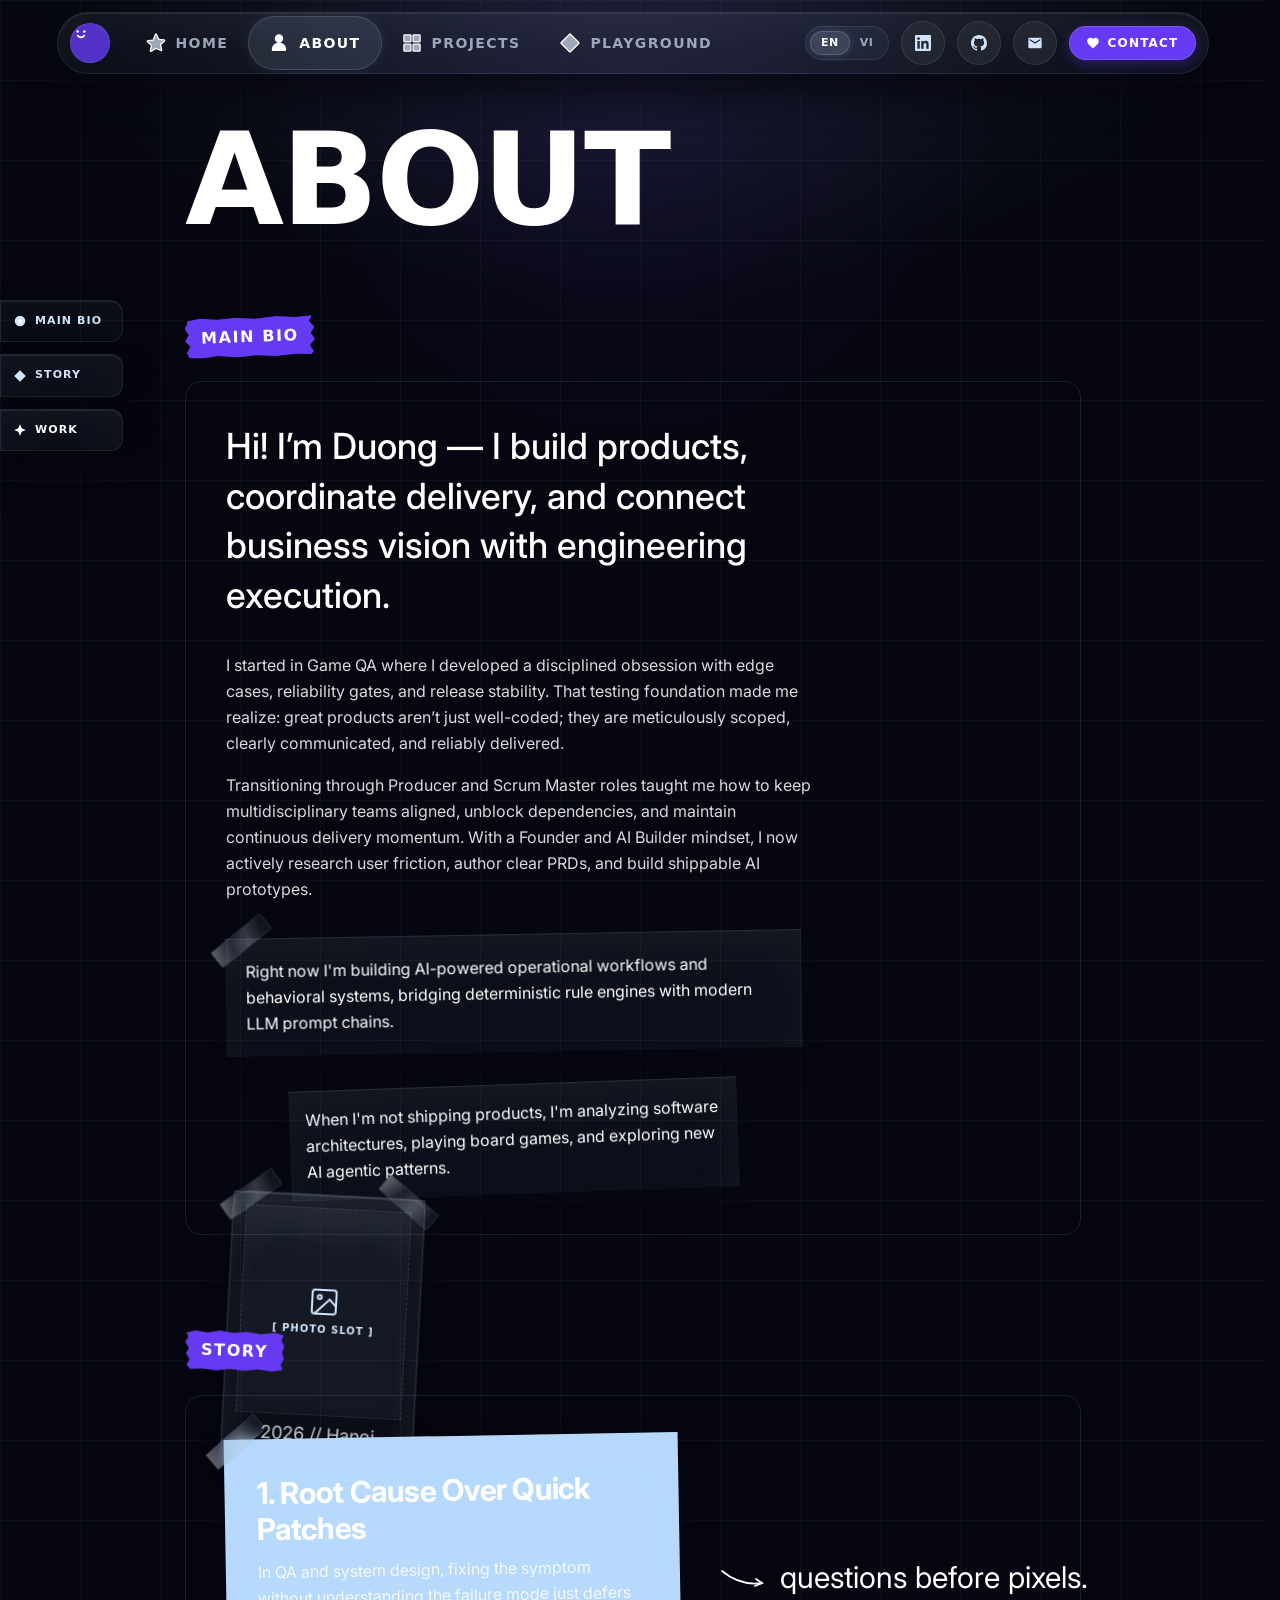
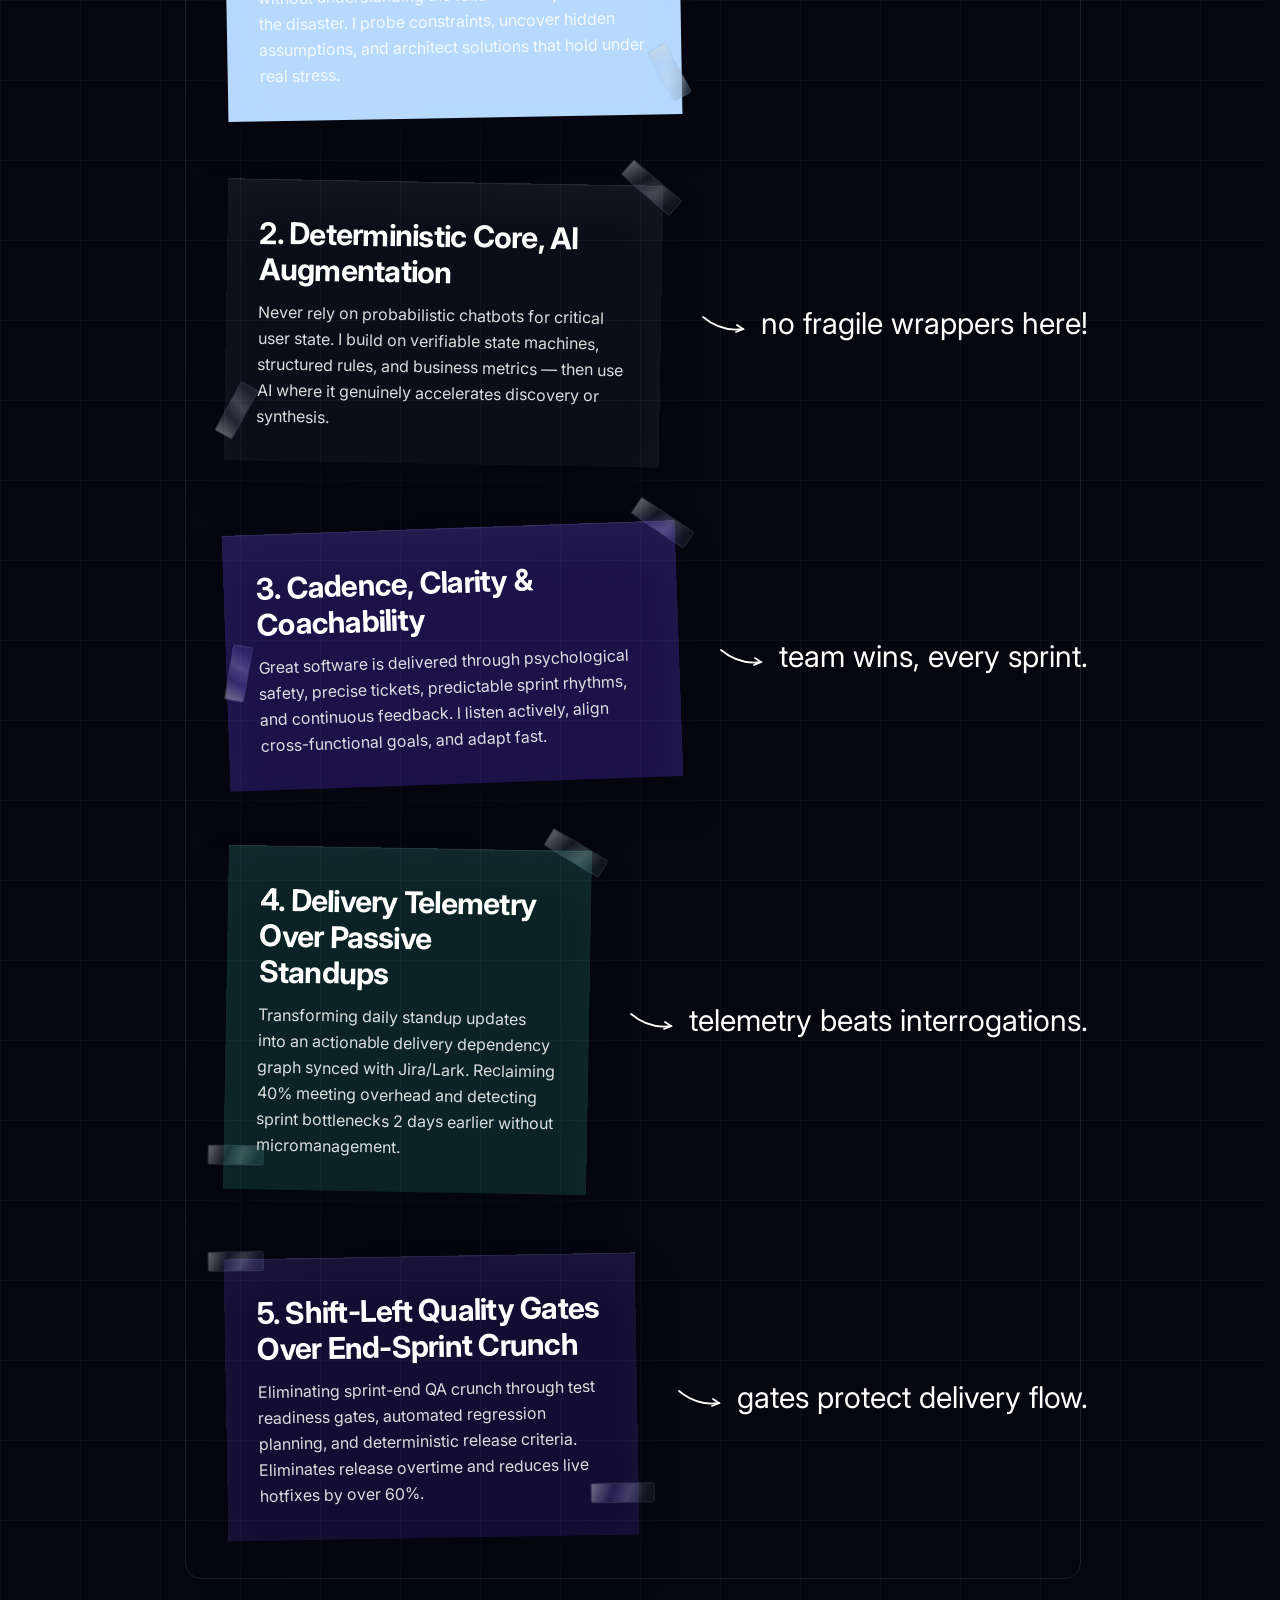
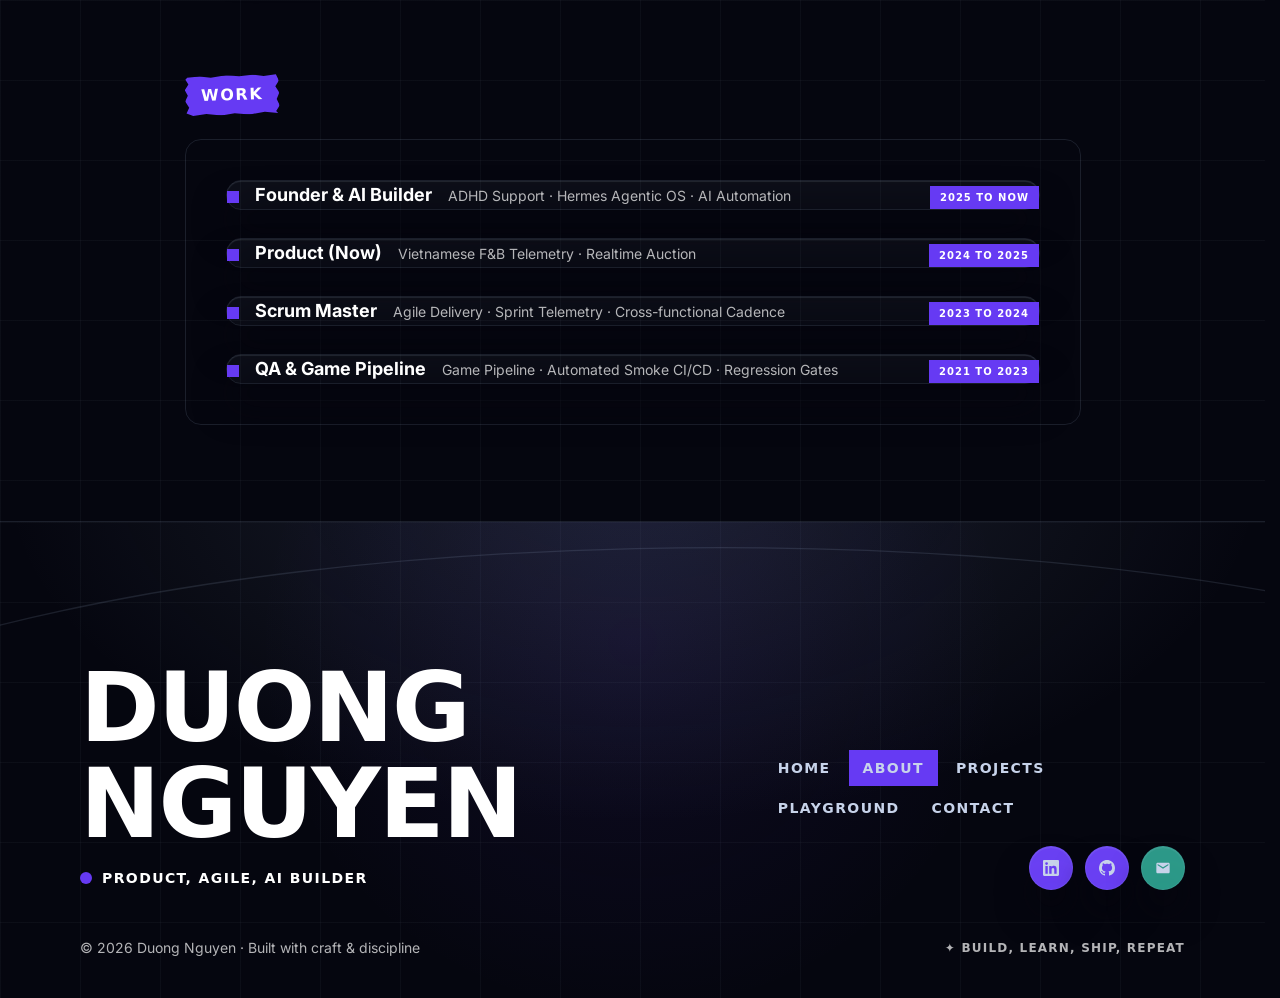
<file: about.html>
<!DOCTYPE html>
<html lang="en">
<head>
  <meta charset="utf-8">
  <meta name="viewport" content="width=device-width, initial-scale=1, viewport-fit=cover">
  <title>About | Duong Nguyen</title>
  <meta name="description" content="About Duong Nguyen - Product Builder, Agile Coordinator & AI Builder with Game QA discipline.">

  <!-- Google Fonts: Patrick Hand & Caveat for Vietnamese handwriting, Handjet, DM Mono, Inter -->
  <link rel="preconnect" href="https://fonts.googleapis.com">
  <link rel="preconnect" href="https://fonts.gstatic.com" crossorigin>
  <link href="https://fonts.googleapis.com/css2?family=Caveat:wght@500;600;700&family=DM+Mono:ital,wght@0,300;0,400;0,500;1,400&family=Handjet:wght@400..900&family=Inter:wght@300;400;500;600;700;800&family=Patrick+Hand&display=swap" rel="stylesheet">
  <link rel="preload" href="fonts/handjet.woff2" as="font" type="font/woff2" crossorigin>

  <link rel="stylesheet" href="styles.css">
</head>
<body class="t-creative-artsy t-authkit bg-[var(--ca-surface)] text-[var(--ca-ink)] antialiased selection:bg-[var(--ca-yellow)] selection:text-[var(--ca-ink)]">

  <!-- ==========================================================================
       SITE HEADER
       ========================================================================== -->
  <header class="sticky top-0 z-50 px-3 pt-3 sm:px-6">
    <div class="mx-auto flex max-w-6xl items-center justify-between border-2 border-[var(--ca-ink)] bg-white px-3 shadow-[2.5px_2.5px_0_rgba(25,21,16,0.35)] rounded-full">
      <div class="flex items-center gap-4">
        <!-- Pink Smiley Vector Logo with Animated Blinking Eyes -->
        <a aria-label="Home" class="flex h-10 w-10 shrink-0 items-center justify-center rounded-full border-2 border-white shadow-[1.5px_1.5px_0_rgba(25,21,16,0.25)] transition-transform duration-200 hover:rotate-12 hover-wiggle" style="background-color:var(--ca-magenta)" href="index.html">
          <svg viewBox="0 0 24 24" fill="currentColor" class="h-5 w-5 text-white" aria-hidden="true">
            <g class="ca-blink">
              <circle cx="8" cy="9" r="1.5"></circle>
              <circle cx="16" cy="9" r="1.5"></circle>
            </g>
            <path d="M8 14Q12 18 16 14" fill="none" stroke="#ffffff" stroke-width="2" stroke-linecap="round"></path>
          </svg>
        </a>

        <!-- Pill Desktop Navigation -->
        <nav class="hidden items-stretch md:flex">
          <a class="ca-mono flex items-center justify-center gap-2.5 px-5 py-4 text-sm font-bold uppercase leading-none tracking-widest text-[var(--ca-ink)] transition-colors hover:bg-[var(--ca-chrome)]" href="index.html">
            <svg viewBox="0 0 24 24" fill="currentColor" stroke="#ffffff" stroke-width="3" stroke-linejoin="round" paint-order="stroke" class="overflow-visible [filter:drop-shadow(1px_1.5px_0_rgba(25,21,16,0.28))] h-5 w-5 shrink-0" aria-hidden="true">
              <path d="M12 2l2.9 6.26 6.85.72-5.1 4.62 1.44 6.7L12 17.6l-6.09 3.7 1.44-6.7-5.1-4.62 6.85-.72z"></path>
            </svg>
            <span data-i18n="nav.home">Home</span>
          </a>

          <a aria-current="page" class="ca-mono flex items-center justify-center gap-2.5 px-5 py-4 text-sm font-bold uppercase leading-none tracking-widest text-[var(--ca-ink)] transition-colors bg-[var(--ca-yellow)]" href="about.html">
            <svg viewBox="0 0 24 24" fill="currentColor" stroke="#ffffff" stroke-width="3" stroke-linejoin="round" paint-order="stroke" class="overflow-visible [filter:drop-shadow(1px_1.5px_0_rgba(25,21,16,0.28))] h-5 w-5 shrink-0" aria-hidden="true">
              <path d="M12 3a3.6 3.6 0 100 7.2A3.6 3.6 0 0012 3zM4.8 20a7.2 7.2 0 0114.4 0z"></path>
            </svg>
            <span data-i18n="nav.about">About</span>
          </a>

          <a class="ca-mono flex items-center justify-center gap-2.5 px-5 py-4 text-sm font-bold uppercase leading-none tracking-widest text-[var(--ca-ink)] transition-colors hover:bg-[var(--ca-chrome)]" href="case-studies.html">
            <svg viewBox="0 0 24 24" fill="currentColor" stroke="#ffffff" stroke-width="3" stroke-linejoin="round" paint-order="stroke" class="overflow-visible [filter:drop-shadow(1px_1.5px_0_rgba(25,21,16,0.28))] h-5 w-5 shrink-0" aria-hidden="true">
              <path d="M3 3h7v7H3zM14 3h7v7h-7zM3 14h7v7H3zM14 14h7v7h-7z"></path>
            </svg>
            <span data-i18n="nav.projects">Projects</span>
          </a>

          <a class="ca-mono flex items-center justify-center gap-2.5 px-5 py-4 text-sm font-bold uppercase leading-none tracking-widest text-[var(--ca-ink)] transition-colors hover:bg-[var(--ca-chrome)]" href="playground.html">
            <svg viewBox="0 0 24 24" fill="currentColor" stroke="#ffffff" stroke-width="3" stroke-linejoin="round" paint-order="stroke" class="overflow-visible [filter:drop-shadow(1px_1.5px_0_rgba(25,21,16,0.28))] h-5 w-5 shrink-0" aria-hidden="true">
              <path d="M12 2l10 10-10 10L2 12z"></path>
            </svg>
            <span data-i18n="nav.playground">Playground</span>
          </a>
        </nav>
      </div>

      <!-- Header Actions: Language Switcher, Social, Contact -->
      <div class="flex items-center gap-2 py-2 sm:gap-3">
        <!-- Interactive EN/VI Language Switcher -->
        <div class="flex items-center rounded-full border-2 border-[var(--ca-ink)] bg-white p-1 text-xs font-bold ca-mono">
          <button type="button" id="lang-en" data-lang="en" class="lang-btn rounded-full px-2.5 py-1 uppercase transition-colors bg-[var(--ca-yellow)] text-[var(--ca-ink)]">
            EN
          </button>
          <button type="button" id="lang-vi" data-lang="vi" class="lang-btn rounded-full px-2.5 py-1 uppercase transition-colors text-[var(--ca-ink)]/60 hover:text-[var(--ca-ink)]">
            VI
          </button>
        </div>

        <!-- Social Icons -->
        <a aria-label="LinkedIn" class="flex h-9 w-9 items-center justify-center rounded-full border-2 border-white text-[var(--ca-ink)] shadow-[1px_1px_0_rgba(25,21,16,0.25)] transition-transform duration-200 hover:-translate-y-0.5" style="background-color:var(--ca-yellow)" href="https://www.linkedin.com/in/nguyen-dang-duong/" target="_blank" rel="noopener noreferrer">
          <svg viewBox="0 0 24 24" fill="currentColor" class="h-4 w-4" aria-hidden="true"><path d="M20.45 20.45h-3.56v-5.57c0-1.33-.03-3.04-1.85-3.04-1.85 0-2.14 1.45-2.14 2.94v5.67H9.35V9h3.41v1.56h.05c.48-.9 1.64-1.85 3.37-1.85 3.6 0 4.27 2.37 4.27 5.46v6.28zM5.34 7.43a2.06 2.06 0 1 1 0-4.13 2.06 2.06 0 0 1 0 4.13zm1.78 13.02H3.56V9h3.56v11.45zM22.22 0H1.77C.79 0 0 .77 0 1.73v20.54C0 23.23.79 24 1.77 24h20.45c.98 0 1.78-.77 1.78-1.73V1.73C24 .77 23.2 0 22.22 0z"></path></svg>
        </a>
        <a aria-label="GitHub" class="flex h-9 w-9 items-center justify-center rounded-full border-2 border-white text-white shadow-[1px_1px_0_rgba(25,21,16,0.25)] transition-transform duration-200 hover:-translate-y-0.5" style="background-color:var(--ca-magenta)" href="https://github.com/duong141001" target="_blank" rel="noopener noreferrer">
          <svg viewBox="0 0 24 24" fill="currentColor" class="h-4 w-4" aria-hidden="true"><path d="M12 0C5.37 0 0 5.37 0 12c0 5.31 3.435 9.795 8.205 11.385.6.105.825-.255.825-.57 0-.285-.015-1.23-.015-2.235-3.015.555-3.795-.735-4.035-1.41-.135-.345-.72-1.41-1.23-1.695-.42-.225-1.02-.78-.015-.795.945-.015 1.62.87 1.845 1.23 1.08 1.815 2.805 1.305 3.495.99.105-.78.42-1.305.765-1.605-2.67-.3-5.46-1.335-5.46-5.925 0-1.305.465-2.385 1.23-3.225-.12-.3-.54-1.53.12-3.18 0 0 1.005-.315 3.3 1.23.96-.27 1.98-.405 3-.405s2.04.135 3 .405c2.295-1.56 3.3-1.23 3.3-1.23.66 1.65.24 2.88.12 3.18.765.84 1.23 1.905 1.23 3.225 0 4.605-2.805 5.625-5.475 5.925.435.375.81 1.095.81 2.22 0 1.605-.015 2.895-.015 3.3 0 .315.225.69.825.57A12.02 12.02 0 0 0 24 12c0-6.63-5.37-12-12-12z"></path></svg>
        </a>
        <a aria-label="Email" class="flex h-9 w-9 items-center justify-center rounded-full border-2 border-white text-white shadow-[1px_1px_0_rgba(25,21,16,0.25)] transition-transform duration-200 hover:-translate-y-0.5" style="background-color:var(--ca-green)" href="mailto:duongnguyendang.work@gmail.com">
          <svg viewBox="0 0 24 24" fill="currentColor" class="h-4 w-4" aria-hidden="true"><path d="M20 4H4c-1.1 0-2 .9-2 2v12c0 1.1.9 2 2 2h16c1.1 0 2-.9 2-2V6c0-1.1-.9-2-2-2zm0 4-8 5-8-5V6l8 5 8-5v2z"></path></svg>
        </a>

        <!-- Pill Contact CTA -->
        <a class="ca-mono hidden items-center gap-2 rounded-full border-2 border-[var(--ca-ink)] bg-white px-4 py-2 text-xs font-bold uppercase tracking-widest text-[var(--ca-ink)] shadow-[2px_2px_0_var(--ca-ink)] transition-transform hover:-translate-y-0.5 sm:inline-flex" href="contact.html">
          <svg viewBox="0 0 24 24" fill="currentColor" class="h-3.5 w-3.5 text-[var(--ca-ink)]" aria-hidden="true"><path d="M12 21.35l-1.45-1.32C5.4 15.36 2 12.28 2 8.5 2 5.42 4.42 3 7.5 3c1.74 0 3.41.81 4.5 2.09C13.09 3.81 14.76 3 16.5 3 19.58 3 22 5.42 22 8.5c0 3.78-3.4 6.86-8.55 11.54L12 21.35z"></path></svg>
          <span data-i18n="nav.cta">Contact</span>
        </a>

        <!-- Mobile Nav Hamburger -->
        <button id="mobileNavToggle" aria-label="Toggle Navigation" aria-expanded="false" class="flex h-10 w-10 items-center justify-center rounded-md border-2 border-[var(--ca-ink)] bg-white md:hidden">
          <svg viewBox="0 0 24 24" fill="none" stroke="currentColor" stroke-width="2.5" class="h-5 w-5 text-[var(--ca-ink)]"><path d="M4 6h16M4 12h16M4 18h16"></path></svg>
        </button>
      </div>
    </div>

    <!-- Mobile Navigation Dropdown -->
    <div id="mobileNavMenu" class="hidden mx-auto mt-2 max-w-6xl rounded-2xl border-2 border-[var(--ca-ink)] bg-white p-4 shadow-[4px_4px_0_var(--ca-ink)] md:hidden">
      <nav class="flex flex-col gap-2 ca-mono text-sm font-bold uppercase tracking-wider">
        <a class="p-2 hover:bg-[var(--ca-yellow)] rounded" href="index.html" data-i18n="nav.home">Home</a>
        <a class="p-2 bg-[var(--ca-yellow)] rounded" href="about.html" data-i18n="nav.about">About</a>
        <a class="p-2 hover:bg-[var(--ca-yellow)] rounded" href="case-studies.html" data-i18n="nav.projects">Projects</a>
        <a class="p-2 hover:bg-[var(--ca-yellow)] rounded" href="playground.html" data-i18n="nav.playground">Playground</a>
        <a class="p-2 hover:bg-[var(--ca-yellow)] rounded" href="contact.html" data-i18n="nav.cta">Contact</a>
      </nav>
    </div>
  </header>

  <!-- ==========================================================================
       MAIN CONTENT
       ========================================================================== -->
  <main class="relative px-4 pb-24 pt-8 sm:px-8 lg:px-20">

    <!-- Fixed Floating Left Navigation on Desktop -->
    <nav class="fixed left-0 top-1/3 z-40 hidden flex-col gap-3 lg:flex" aria-label="About sections">
      <button data-target="bio" class="about-sidebar-tab ca-mono flex items-center gap-2 rounded-r-xl border-2 border-l-0 border-[var(--ca-ink)] py-3 pl-3 pr-5 text-[11px] font-bold uppercase tracking-widest shadow-[3px_3px_0_var(--ca-ink)] transition-transform duration-200 hover:translate-x-1 text-[var(--ca-ink)] bg-[var(--ca-yellow)]">
        <svg viewBox="0 0 24 24" fill="currentColor" class="h-3.5 w-3.5" aria-hidden="true"><circle cx="12" cy="12" r="9"></circle><circle cx="12" cy="12" r="3.5" fill="white"></circle></svg>
        <span data-i18n="about.tabBio">Main bio</span>
      </button>
      <button data-target="story" class="about-sidebar-tab ca-mono flex items-center gap-2 rounded-r-xl border-2 border-l-0 border-[var(--ca-ink)] py-3 pl-3 pr-5 text-[11px] font-bold uppercase tracking-widest shadow-[3px_3px_0_var(--ca-ink)] transition-transform duration-200 hover:translate-x-1 text-[var(--ca-ink)] bg-white">
        <svg viewBox="0 0 24 24" fill="currentColor" class="h-3.5 w-3.5" aria-hidden="true"><path d="M12 2l10 10-10 10L2 12z"></path></svg>
        <span data-i18n="about.tabStory">Story</span>
      </button>
      <button data-target="work" class="about-sidebar-tab ca-mono flex items-center gap-2 rounded-r-xl border-2 border-l-0 border-[var(--ca-ink)] py-3 pl-3 pr-5 text-[11px] font-bold uppercase tracking-widest shadow-[3px_3px_0_var(--ca-ink)] transition-transform duration-200 hover:translate-x-1 text-[var(--ca-ink)] bg-white">
        <svg viewBox="0 0 24 24" fill="currentColor" class="h-3.5 w-3.5" aria-hidden="true"><path d="M12 2 15 9l7 3-7 3-3 7-3-7-7-3 7-3 3-7Z"></path></svg>
        <span data-i18n="about.tabWork">Work</span>
      </button>
    </nav>

    <div class="mx-auto max-w-4xl">
      <!-- Title Header -->
      <span class="mt-4 inline-block">
        <span class="ca-display text-7xl leading-[0.9] tracking-tight text-[var(--ca-ink)] sm:text-9xl xl:text-[11rem] ca-stagger-text" data-stagger-text="true" data-stagger="0.06">
          ABOUT
        </span>
      </span>

      <!-- Mobile Sub-pills -->
      <div class="mt-6 flex gap-2 lg:hidden">
        <a href="#bio" class="ca-mono flex items-center gap-1.5 rounded-full bg-[var(--ca-chrome)] px-3.5 py-1.5 text-[10px] font-bold uppercase tracking-widest text-[var(--ca-ink)]">
          <svg viewBox="0 0 24 24" fill="currentColor" class="h-3 w-3" aria-hidden="true"><circle cx="12" cy="12" r="9"></circle><circle cx="12" cy="12" r="3.5" fill="white"></circle></svg>
          <span data-i18n="about.tabBio">Main bio</span>
        </a>
        <a href="#story" class="ca-mono flex items-center gap-1.5 rounded-full bg-[var(--ca-chrome)] px-3.5 py-1.5 text-[10px] font-bold uppercase tracking-widest text-[var(--ca-ink)]">
          <svg viewBox="0 0 24 24" fill="currentColor" class="h-3 w-3" aria-hidden="true"><path d="M12 2l10 10-10 10L2 12z"></path></svg>
          <span data-i18n="about.tabStory">Story</span>
        </a>
        <a href="#work" class="ca-mono flex items-center gap-1.5 rounded-full bg-[var(--ca-chrome)] px-3.5 py-1.5 text-[10px] font-bold uppercase tracking-widest text-[var(--ca-ink)]">
          <svg viewBox="0 0 24 24" fill="currentColor" class="h-3 w-3" aria-hidden="true"><path d="M12 2 15 9l7 3-7 3-3 7-3-7-7-3 7-3 3-7Z"></path></svg>
          <span data-i18n="about.tabWork">Work</span>
        </a>
      </div>

      <!-- ======================================================================
           SECTION 01: MAIN BIO
           ====================================================================== -->
      <section id="bio" class="mt-14 scroll-mt-28 sm:mt-20">
        <span class="ca-mono -rotate-2 inline-block bg-[var(--ca-yellow)] px-4 py-2 text-sm font-bold uppercase tracking-widest text-[var(--ca-ink)] stamp-wavy-1 sm:text-base" data-i18n="about.tabBio">
          Main bio
        </span>

        <div class="ca-doodle-box ca-reveal relative mt-6 border-2 border-[var(--ca-yellow)] p-6 sm:p-10" data-delay="0.1">
          <div class="lg:pr-56">
            <p class="ca-hand text-2xl font-medium leading-snug text-[var(--ca-ink)] sm:text-4xl" data-i18n="about.bioHand">
              I am a Product Builder & Agile Coordinator who turns ideas into shippable products with Game QA discipline. ✨ I care about edge cases, release stability, and cross-functional delivery cadence. 🎯
            </p>

            <div class="mt-8 flex max-w-2xl flex-col gap-4 text-base leading-relaxed text-[var(--ca-ink)]/85">
              <p data-i18n="about.bioP1">
                I started in Game QA, where I developed an obsessive eye for edge cases, regression gates, and release stability. Testing complex game states taught me that a feature is never finished until it survives unexpected user behaviors and real-world network friction.
              </p>
              <p data-i18n="about.bioP2">
                Moving into Scrum Master and Producer roles, I discovered that team coordination is fundamentally about eliminating blockers early. Today, I combine that execution rigor with a Founder mindset: proactively building AI-augmented workflows, crafting technical PRDs, and ensuring what gets built delivers measurable business value.
              </p>
            </div>

            <!-- Sticky Tape Callouts -->
            <div class="ca-reveal relative mt-8 max-w-xl -rotate-1 bg-[var(--ca-yellow-soft)] p-5 text-sm leading-relaxed text-[var(--ca-ink)] shadow-[3px_5px_14px_rgba(17,18,18,0.18)] sm:text-base" data-delay="0.15">
              <span aria-hidden="true" class="ca-tape-strip absolute -left-4 -top-2 z-10 h-5 w-16 -rotate-[38deg] bg-white/70 shadow-[0_1px_3px_rgba(17,18,18,0.15)]"></span>
              <span data-i18n="about.callout1">Right now I'm building AI-powered operational workflows and behavioral systems, bridging deterministic rule engines with modern LLM prompt chains.</span>
            </div>

            <div class="ca-reveal mt-8 max-w-md -rotate-2 bg-[var(--ca-yellow-soft)] p-4 text-sm leading-relaxed text-[var(--ca-ink)] shadow-[2px_3px_10px_rgba(17,18,18,0.14)] sm:ml-16 sm:text-base" data-delay="0.2">
              <span data-i18n="about.callout2">When I'm not shipping products, I'm analyzing software architectures, playing board games, and exploring new AI agentic patterns.</span>
            </div>
          </div>

          <!-- Polaroid Frame (Zero AI Slop Wireframe Placeholder) -->
          <div class="mt-10 flex items-end justify-center gap-4 lg:absolute lg:right-4 lg:top-8 lg:mt-0 lg:block">
            <div class="rotate-3 transition-transform duration-300 hover:rotate-0 ca-pop" data-delay="0.25">
              <figure class="relative inline-block bg-white p-3 pb-2 shadow-[0_6px_18px_rgba(17,18,18,0.22)] border-2 border-[var(--ca-ink)] w-40 lg:w-48">
                <span aria-hidden="true" class="ca-tape-strip absolute -left-4 -top-2 z-10 h-5 w-16 -rotate-[38deg] bg-[var(--ca-cyan)]/70 shadow-[0_1px_3px_rgba(17,18,18,0.15)]"></span>
                <span aria-hidden="true" class="ca-tape-strip absolute -right-4 -top-2 z-10 h-5 w-16 rotate-[38deg] bg-[var(--ca-yellow-soft)]/70 shadow-[0_1px_3px_rgba(17,18,18,0.15)]"></span>
                
                <!-- Blank Wireframe Image Frame -->
                <div class="aspect-[4/5] w-full border-2 border-dashed border-[var(--ca-tick)] bg-[#fbfaf6] flex flex-col items-center justify-center p-3 text-center">
                  <svg class="h-8 w-8 text-[var(--ca-gray)]/50 mb-1" viewBox="0 0 24 24" fill="none" stroke="currentColor" stroke-width="1.5">
                    <rect x="3" y="3" width="18" height="18" rx="2" ry="2"></rect>
                    <circle cx="8.5" cy="8.5" r="1.5"></circle>
                    <polyline points="21 15 16 10 5 21"></polyline>
                  </svg>
                  <span class="ca-mono text-[10px] uppercase font-bold text-[var(--ca-gray)] tracking-wider">[ Photo Slot ]</span>
                </div>
                <figcaption class="ca-hand mt-2 text-center text-lg leading-tight text-[var(--ca-ink)]/80">2026 // Hanoi</figcaption>
              </figure>
            </div>

            <div class="relative mt-4 inline-block lg:mt-5 text-center w-full">
              <span class="ca-mono inline-block rounded-full border-[3px] border-white px-4 py-1.5 text-sm font-bold uppercase tracking-widest text-[var(--ca-ink)] shadow-[0_4px_10px_rgba(25,21,16,0.25)]" style="background-color:var(--ca-yellow)">
                DUONG
              </span>
            </div>
          </div>
        </div>
      </section>

      <!-- ======================================================================
           SECTION 02: STORY & PHILOSOPHY (INCLUDING DELIVERY MINDSETS)
           ====================================================================== -->
      <section id="story" class="mt-16 scroll-mt-28 sm:mt-24">
        <span class="ca-mono inline-block rotate-2 bg-[var(--ca-magenta)] px-4 py-2 text-sm font-bold uppercase tracking-widest text-white stamp-wavy-2 sm:text-base" data-i18n="about.tabStory">
          Story
        </span>

        <div class="ca-doodle-box relative mt-6 border-2 border-[var(--ca-magenta)] p-6 sm:p-10">
          <div class="flex flex-col gap-12 lg:gap-16">

            <!-- Principle 1: Cyan -->
            <div class="ca-reveal flex flex-col gap-4 lg:flex-row lg:items-center lg:gap-10" data-delay="0.1">
              <div class="relative w-full max-w-xl p-6 pt-7 shadow-[2px_6px_18px_rgba(17,18,18,0.22)] sm:p-8 sm:pt-9 -rotate-1 hover-lift" style="background-color:var(--ca-cyan)">
                <span aria-hidden="true" class="ca-tape-strip absolute z-10 bg-white/60 shadow-[0_1px_3px_rgba(17,18,18,0.15)] -left-5 -top-2 h-5 w-16 -rotate-[40deg]"></span>
                <span aria-hidden="true" class="ca-tape-strip absolute z-10 bg-white/60 shadow-[0_1px_3px_rgba(17,18,18,0.15)] -right-4 bottom-8 h-5 w-14 rotate-[62deg]"></span>
                <h3 class="text-2xl font-bold tracking-tight text-[var(--ca-ink)] sm:text-3xl" data-i18n="story.p1Title">
                  1. Root Cause Over Quick Patches
                </h3>
                <p class="mt-3 text-sm leading-relaxed text-[var(--ca-ink)]/85 sm:text-base" data-i18n="story.p1Desc">
                  In QA and system design, fixing the symptom without understanding the failure mode just defers the disaster. I probe constraints, uncover hidden assumptions, and architect solutions that hold under real stress.
                </p>
              </div>
              <div class="flex items-center gap-3 self-center">
                <svg viewBox="0 0 48 24" fill="none" stroke="var(--ca-ink)" stroke-width="1.8" stroke-linecap="round" class="h-6 w-12 shrink-0" aria-hidden="true"><path d="M2 6c12 10 26 14 40 12"></path><path d="M36 14l6 4-7 3"></path></svg>
                <p class="ca-hand whitespace-nowrap text-2xl text-[var(--ca-ink)] sm:text-3xl" data-i18n="story.p1Hand">questions before pixels.</p>
              </div>
            </div>

            <!-- Principle 2: Soft Yellow -->
            <div class="ca-reveal flex flex-col gap-4 lg:flex-row lg:items-center lg:gap-10" data-delay="0.15">
              <div class="relative w-full max-w-xl p-6 pt-7 shadow-[2px_6px_18px_rgba(17,18,18,0.22)] sm:p-8 sm:pt-9 rotate-1 hover-lift" style="background-color:var(--ca-yellow-soft)">
                <span aria-hidden="true" class="ca-tape-strip absolute z-10 bg-white/60 shadow-[0_1px_3px_rgba(17,18,18,0.15)] -right-5 -top-2 h-5 w-16 rotate-[40deg]"></span>
                <span aria-hidden="true" class="ca-tape-strip absolute z-10 bg-white/60 shadow-[0_1px_3px_rgba(17,18,18,0.15)] -left-4 bottom-10 h-5 w-14 -rotate-[62deg]"></span>
                <h3 class="text-2xl font-bold tracking-tight text-[var(--ca-ink)] sm:text-3xl" data-i18n="story.p2Title">
                  2. Deterministic Core, AI Augmentation
                </h3>
                <p class="mt-3 text-sm leading-relaxed text-[var(--ca-ink)]/85 sm:text-base" data-i18n="story.p2Desc">
                  Never rely on probabilistic chatbots for critical user state. I build on verifiable state machines, structured rules, and business metrics — then use AI where it genuinely accelerates discovery or synthesis.
                </p>
              </div>
              <div class="flex items-center gap-3 self-center">
                <svg viewBox="0 0 48 24" fill="none" stroke="var(--ca-ink)" stroke-width="1.8" stroke-linecap="round" class="h-6 w-12 shrink-0" aria-hidden="true"><path d="M2 6c12 10 26 14 40 12"></path><path d="M36 14l6 4-7 3"></path></svg>
                <p class="ca-hand whitespace-nowrap text-2xl text-[var(--ca-ink)] sm:text-3xl" data-i18n="story.p2Hand">no fragile wrappers here!</p>
              </div>
            </div>

            <!-- Principle 3: Purple -->
            <div class="ca-reveal flex flex-col gap-4 lg:flex-row lg:items-center lg:gap-10" data-delay="0.2">
              <div class="relative w-full max-w-xl p-6 pt-7 shadow-[2px_6px_18px_rgba(17,18,18,0.22)] sm:p-8 sm:pt-9 -rotate-2 hover-lift" style="background-color:var(--ca-purple)">
                <span aria-hidden="true" class="ca-tape-strip absolute z-10 bg-white/60 shadow-[0_1px_3px_rgba(17,18,18,0.15)] -left-4 top-1/2 h-5 w-14 -rotate-[78deg]"></span>
                <span aria-hidden="true" class="ca-tape-strip absolute z-10 bg-white/60 shadow-[0_1px_3px_rgba(17,18,18,0.15)] -right-5 -top-2 h-5 w-16 rotate-[36deg]"></span>
                <h3 class="text-2xl font-bold tracking-tight text-[var(--ca-ink)] sm:text-3xl" data-i18n="story.p3Title">
                  3. Cadence, Clarity &amp; Coachability
                </h3>
                <p class="mt-3 text-sm leading-relaxed text-[var(--ca-ink)]/85 sm:text-base" data-i18n="story.p3Desc">
                  Great software is delivered through psychological safety, precise tickets, predictable sprint rhythms, and continuous feedback. I listen actively, align cross-functional goals, and adapt fast.
                </p>
              </div>
              <div class="flex items-center gap-3 self-center">
                <svg viewBox="0 0 48 24" fill="none" stroke="var(--ca-ink)" stroke-width="1.8" stroke-linecap="round" class="h-6 w-12 shrink-0" aria-hidden="true"><path d="M2 6c12 10 26 14 40 12"></path><path d="M36 14l6 4-7 3"></path></svg>
                <p class="ca-hand whitespace-nowrap text-2xl text-[var(--ca-ink)] sm:text-3xl" data-i18n="story.p3Hand">team wins, every sprint.</p>
              </div>
            </div>

            <!-- Mindset 04: Scrum Delivery Telemetry (Mint) -->
            <div class="ca-reveal flex flex-col gap-4 lg:flex-row lg:items-center lg:gap-10" data-delay="0.25">
              <div class="relative w-full max-w-xl p-6 pt-7 shadow-[2px_6px_18px_rgba(17,18,18,0.22)] sm:p-8 sm:pt-9 rotate-1 hover-lift" style="background-color:var(--ca-mint)">
                <span aria-hidden="true" class="ca-tape-strip absolute z-10 bg-white/60 shadow-[0_1px_3px_rgba(17,18,18,0.15)] -right-4 -top-2 h-5 w-16 rotate-[30deg]"></span>
                <span aria-hidden="true" class="ca-tape-strip absolute z-10 bg-white/60 shadow-[0_1px_3px_rgba(17,18,18,0.15)] -left-4 bottom-6 h-5 w-14 -rotate-[60deg]"></span>
                <h3 class="text-2xl font-bold tracking-tight text-[var(--ca-ink)] sm:text-3xl" data-i18n="story.m1Title">
                  4. Delivery Telemetry Over Passive Standups
                </h3>
                <p class="mt-3 text-sm leading-relaxed text-[var(--ca-ink)]/85 sm:text-base" data-i18n="story.m1Desc">
                  Transforming daily standup updates into an actionable delivery dependency graph synced with Jira/Lark. Reclaiming 40% meeting overhead and detecting sprint bottlenecks 2 days earlier without micromanagement.
                </p>
              </div>
              <div class="flex items-center gap-3 self-center">
                <svg viewBox="0 0 48 24" fill="none" stroke="var(--ca-ink)" stroke-width="1.8" stroke-linecap="round" class="h-6 w-12 shrink-0" aria-hidden="true"><path d="M2 6c12 10 26 14 40 12"></path><path d="M36 14l6 4-7 3"></path></svg>
                <p class="ca-hand whitespace-nowrap text-2xl text-[var(--ca-ink)] sm:text-3xl" data-i18n="story.m1Hand">telemetry beats interrogations.</p>
              </div>
            </div>

            <!-- Mindset 05: QA Release Gate Pipeline (Pink Soft) -->
            <div class="ca-reveal flex flex-col gap-4 lg:flex-row lg:items-center lg:gap-10" data-delay="0.3">
              <div class="relative w-full max-w-xl p-6 pt-7 shadow-[2px_6px_18px_rgba(17,18,18,0.22)] sm:p-8 sm:pt-9 -rotate-1 hover-lift" style="background-color:var(--ca-pink-soft)">
                <span aria-hidden="true" class="ca-tape-strip absolute z-10 bg-white/60 shadow-[0_1px_3px_rgba(17,18,18,0.15)] -left-4 -top-2 h-5 w-14 -rotate-[35deg]"></span>
                <span aria-hidden="true" class="ca-tape-strip absolute z-10 bg-white/60 shadow-[0_1px_3px_rgba(17,18,18,0.15)] -right-4 bottom-8 h-5 w-16 rotate-[45deg]"></span>
                <h3 class="text-2xl font-bold tracking-tight text-[var(--ca-ink)] sm:text-3xl" data-i18n="story.m2Title">
                  5. Shift-Left Quality Gates Over End-Sprint Crunch
                </h3>
                <p class="mt-3 text-sm leading-relaxed text-[var(--ca-ink)]/85 sm:text-base" data-i18n="story.m2Desc">
                  Eliminating sprint-end QA crunch through test readiness gates, automated regression planning, and deterministic release criteria. Eliminates release overtime and reduces live hotfixes by over 60%.
                </p>
              </div>
              <div class="flex items-center gap-3 self-center">
                <svg viewBox="0 0 48 24" fill="none" stroke="var(--ca-ink)" stroke-width="1.8" stroke-linecap="round" class="h-6 w-12 shrink-0" aria-hidden="true"><path d="M2 6c12 10 26 14 40 12"></path><path d="M36 14l6 4-7 3"></path></svg>
                <p class="ca-hand whitespace-nowrap text-2xl text-[var(--ca-ink)] sm:text-3xl" data-i18n="story.m2Hand">gates protect delivery flow.</p>
              </div>
            </div>

          </div>
        </div>
      </section>

      <!-- ======================================================================
           SECTION 03: WORK & CAREER JOURNEY
           ====================================================================== -->
      <section id="work" class="mt-16 scroll-mt-28 sm:mt-24">
        <span class="ca-mono -rotate-2 inline-block bg-[var(--ca-blue)] px-4 py-2 text-sm font-bold uppercase tracking-widest text-white stamp-wavy-3 sm:text-base" data-i18n="about.tabWork">
          Work
        </span>

        <div class="ca-doodle-box ca-reveal mt-6 flex flex-col gap-7 border-2 border-[var(--ca-blue)] p-6 sm:p-10" data-delay="0.1">
          <!-- Step 1: Founder & AI Builder -->
          <div class="ca-pop flex flex-col gap-1.5 sm:flex-row sm:items-baseline sm:justify-between sm:gap-6" data-delay="0.15">
            <div class="flex items-baseline gap-3 sm:gap-4">
              <span class="h-3 w-3 shrink-0 translate-y-0.5 bg-[var(--ca-blue)]" aria-hidden="true"></span>
              <div class="flex flex-col gap-0.5 sm:flex-row sm:items-baseline sm:gap-4">
                <p class="text-lg font-bold text-[var(--ca-ink)]" data-i18n="career.step5">Founder &amp; AI Builder</p>
                <p class="text-sm text-[var(--ca-ink)]/70">ADHD Support · Hermes Agentic OS · AI Automation</p>
              </div>
            </div>
            <span class="ca-mono ml-6 inline-block bg-[var(--ca-blue)] px-2.5 py-1 text-[10px] font-bold uppercase tracking-widest text-white sm:ml-0">2025 to Now</span>
          </div>

          <!-- Step 2: AI Operations / Product Lead -->
          <div class="ca-pop flex flex-col gap-1.5 sm:flex-row sm:items-baseline sm:justify-between sm:gap-6" data-delay="0.2">
            <div class="flex items-baseline gap-3 sm:gap-4">
              <span class="h-3 w-3 shrink-0 translate-y-0.5 bg-[var(--ca-blue)]" aria-hidden="true"></span>
              <div class="flex flex-col gap-0.5 sm:flex-row sm:items-baseline sm:gap-4">
                <p class="text-lg font-bold text-[var(--ca-ink)]" data-i18n="career.step4">AI Operations &amp; Product Lead</p>
                <p class="text-sm text-[var(--ca-ink)]/70">Vietnamese F&amp;B Telemetry · Realtime Auction</p>
              </div>
            </div>
            <span class="ca-mono ml-6 inline-block bg-[var(--ca-blue)] px-2.5 py-1 text-[10px] font-bold uppercase tracking-widest text-white sm:ml-0">2024 to 2025</span>
          </div>

          <!-- Step 3: Scrum Master & Delivery Lead -->
          <div class="ca-pop flex flex-col gap-1.5 sm:flex-row sm:items-baseline sm:justify-between sm:gap-6" data-delay="0.25">
            <div class="flex items-baseline gap-3 sm:gap-4">
              <span class="h-3 w-3 shrink-0 translate-y-0.5 bg-[var(--ca-blue)]" aria-hidden="true"></span>
              <div class="flex flex-col gap-0.5 sm:flex-row sm:items-baseline sm:gap-4">
                <p class="text-lg font-bold text-[var(--ca-ink)]" data-i18n="career.step3">Scrum Master &amp; Delivery Lead</p>
                <p class="text-sm text-[var(--ca-ink)]/70">Agile Delivery · Sprint Telemetry · Cross-functional Cadence</p>
              </div>
            </div>
            <span class="ca-mono ml-6 inline-block bg-[var(--ca-blue)] px-2.5 py-1 text-[10px] font-bold uppercase tracking-widest text-white sm:ml-0">2023 to 2024</span>
          </div>

          <!-- Step 4: QA Lead & Release Gatekeeper -->
          <div class="ca-pop flex flex-col gap-1.5 sm:flex-row sm:items-baseline sm:justify-between sm:gap-6" data-delay="0.3">
            <div class="flex items-baseline gap-3 sm:gap-4">
              <span class="h-3 w-3 shrink-0 translate-y-0.5 bg-[var(--ca-blue)]" aria-hidden="true"></span>
              <div class="flex flex-col gap-0.5 sm:flex-row sm:items-baseline sm:gap-4">
                <p class="text-lg font-bold text-[var(--ca-ink)]" data-i18n="career.step1">QA Lead &amp; Pipeline Engineer</p>
                <p class="text-sm text-[var(--ca-ink)]/70">Game Pipeline · Automated Smoke CI/CD · Regression Gates</p>
              </div>
            </div>
            <span class="ca-mono ml-6 inline-block bg-[var(--ca-blue)] px-2.5 py-1 text-[10px] font-bold uppercase tracking-widest text-white sm:ml-0">2021 to 2023</span>
          </div>
        </div>
      </section>

    </div>
  </main>

  <!-- ==========================================================================
       SITE FOOTER
       ========================================================================== -->
  <footer class="ca-grid relative border-t-2 border-[var(--ca-ink)]">
    <svg viewBox="0 0 1440 130" fill="none" preserveAspectRatio="none" class="h-16 w-full sm:h-24" aria-hidden="true">
      <path d="M-10 120C420 10 1030 4 1450 80" stroke="var(--ca-tick)" stroke-width="1.5"></path>
    </svg>
    <div class="px-4 pb-10 pt-6 sm:px-8 lg:px-20">
      <div class="flex flex-col justify-between gap-10 md:flex-row md:items-end">
        <div>
          <p class="ca-display text-6xl uppercase leading-none tracking-tight text-[var(--ca-ink)] sm:text-8xl">
            Duong Nguyen
          </p>
          <p class="ca-mono mt-4 inline-flex items-center gap-2.5 text-sm font-bold uppercase tracking-[0.2em] text-[var(--ca-ink)]">
            <span class="h-3 w-3 rounded-full bg-[var(--ca-blue)]"></span>
            <span data-i18n="footer.role">Product, Agile, AI Builder</span>
          </p>
        </div>
        <div class="flex flex-col items-start gap-5 md:items-end">
          <nav class="flex flex-wrap gap-1 ca-mono">
            <a class="px-3.5 py-2 text-sm font-bold uppercase tracking-widest text-[var(--ca-ink)] transition-colors hover:bg-[var(--ca-blue)] hover:text-white" href="index.html" data-i18n="nav.home">Home</a>
            <a class="px-3.5 py-2 text-sm font-bold uppercase tracking-widest text-[var(--ca-ink)] transition-colors bg-[var(--ca-yellow)]" href="about.html" data-i18n="nav.about">About</a>
            <a class="px-3.5 py-2 text-sm font-bold uppercase tracking-widest text-[var(--ca-ink)] transition-colors hover:bg-[var(--ca-blue)] hover:text-white" href="case-studies.html" data-i18n="nav.projects">Projects</a>
            <a class="px-3.5 py-2 text-sm font-bold uppercase tracking-widest text-[var(--ca-ink)] transition-colors hover:bg-[var(--ca-blue)] hover:text-white" href="playground.html" data-i18n="nav.playground">Playground</a>
            <a class="px-3.5 py-2 text-sm font-bold uppercase tracking-widest text-[var(--ca-ink)] transition-colors hover:bg-[var(--ca-blue)] hover:text-white" href="contact.html" data-i18n="nav.cta">Contact</a>
          </nav>
          <div class="flex gap-3">
            <a href="https://www.linkedin.com/in/nguyen-dang-duong/" target="_blank" rel="noopener noreferrer" aria-label="LinkedIn" class="flex h-10 w-10 items-center justify-center rounded-full border-2 border-white text-[var(--ca-ink)] shadow-[1.5px_1.5px_0_rgba(25,21,16,0.25)] transition-transform duration-200 hover:-translate-y-0.5" style="background-color:var(--ca-yellow)">
              <svg viewBox="0 0 24 24" fill="currentColor" class="h-4 w-4" aria-hidden="true"><path d="M20.45 20.45h-3.56v-5.57c0-1.33-.03-3.04-1.85-3.04-1.85 0-2.14 1.45-2.14 2.94v5.67H9.35V9h3.41v1.56h.05c.48-.9 1.64-1.85 3.37-1.85 3.6 0 4.27 2.37 4.27 5.46v6.28zM5.34 7.43a2.06 2.06 0 1 1 0-4.13 2.06 2.06 0 0 1 0 4.13zm1.78 13.02H3.56V9h3.56v11.45zM22.22 0H1.77C.79 0 0 .77 0 1.73v20.54C0 23.23.79 24 1.77 24h20.45c.98 0 1.78-.77 1.78-1.73V1.73C24 .77 23.2 0 22.22 0z"></path></svg>
            </a>
            <a href="https://github.com/duong141001" target="_blank" rel="noopener noreferrer" aria-label="GitHub" class="flex h-10 w-10 items-center justify-center rounded-full border-2 border-white text-white shadow-[1.5px_1.5px_0_rgba(25,21,16,0.25)] transition-transform duration-200 hover:-translate-y-0.5" style="background-color:var(--ca-magenta)">
              <svg viewBox="0 0 24 24" fill="currentColor" class="h-4 w-4" aria-hidden="true"><path d="M12 0C5.37 0 0 5.37 0 12c0 5.31 3.435 9.795 8.205 11.385.6.105.825-.255.825-.57 0-.285-.015-1.23-.015-2.235-3.015.555-3.795-.735-4.035-1.41-.135-.345-.72-1.41-1.23-1.695-.42-.225-1.02-.78-.015-.795.945-.015 1.62.87 1.845 1.23 1.08 1.815 2.805 1.305 3.495.99.105-.78.42-1.305.765-1.605-2.67-.3-5.46-1.335-5.46-5.925 0-1.305.465-2.385 1.23-3.225-.12-.3-.54-1.53.12-3.18 0 0 1.005-.315 3.3 1.23.96-.27 1.98-.405 3-.405s2.04.135 3 .405c2.295-1.56 3.3-1.23 3.3-1.23.66 1.65.24 2.88.12 3.18.765.84 1.23 1.905 1.23 3.225 0 4.605-2.805 5.625-5.475 5.925.435.375.81 1.095.81 2.22 0 1.605-.015 2.895-.015 3.3 0 .315.225.69.825.57A12.02 12.02 0 0 0 24 12c0-6.63-5.37-12-12-12z"></path></svg>
            </a>
            <a href="mailto:duongnguyendang.work@gmail.com" aria-label="Email" class="flex h-10 w-10 items-center justify-center rounded-full border-2 border-white text-white shadow-[1.5px_1.5px_0_rgba(25,21,16,0.25)] transition-transform duration-200 hover:-translate-y-0.5" style="background-color:var(--ca-green)">
              <svg viewBox="0 0 24 24" fill="currentColor" class="h-4 w-4" aria-hidden="true"><path d="M20 4H4c-1.1 0-2 .9-2 2v12c0 1.1.9 2 2 2h16c1.1 0 2-.9 2-2V6c0-1.1-.9-2-2-2zm0 4-8 5-8-5V6l8 5 8-5v2z"></path></svg>
            </a>
          </div>
        </div>
      </div>
      <div class="mt-12 flex flex-col items-center justify-between gap-3 text-sm text-[var(--ca-ink)]/70 sm:flex-row">
        <span>© 2026 Duong Nguyen · Built with craft &amp; discipline</span>
        <span class="ca-mono text-xs uppercase font-bold tracking-wider" data-i18n="footer.loop">✦ BUILD, LEARN, SHIP, REPEAT</span>
      </div>
    </div>
  </footer>

  <script src="app.js"></script>
</body>
</html>
</file>
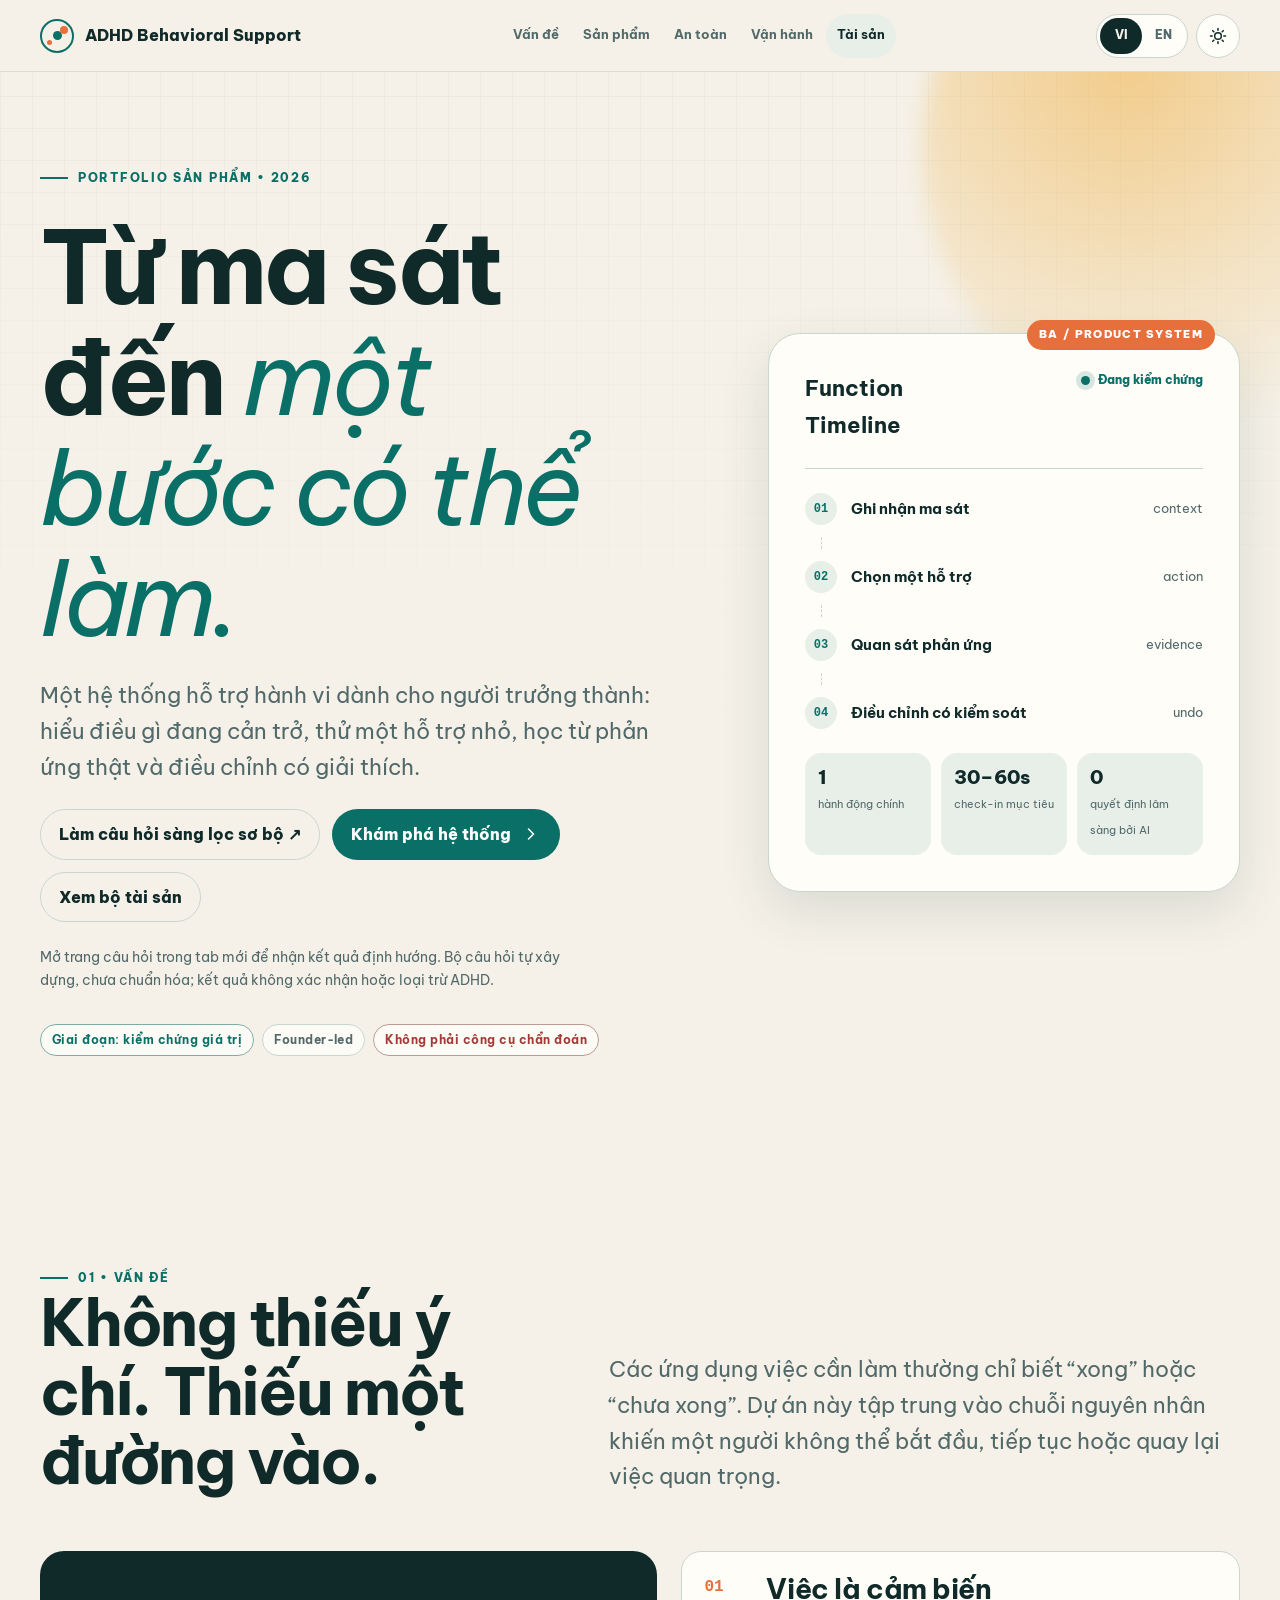
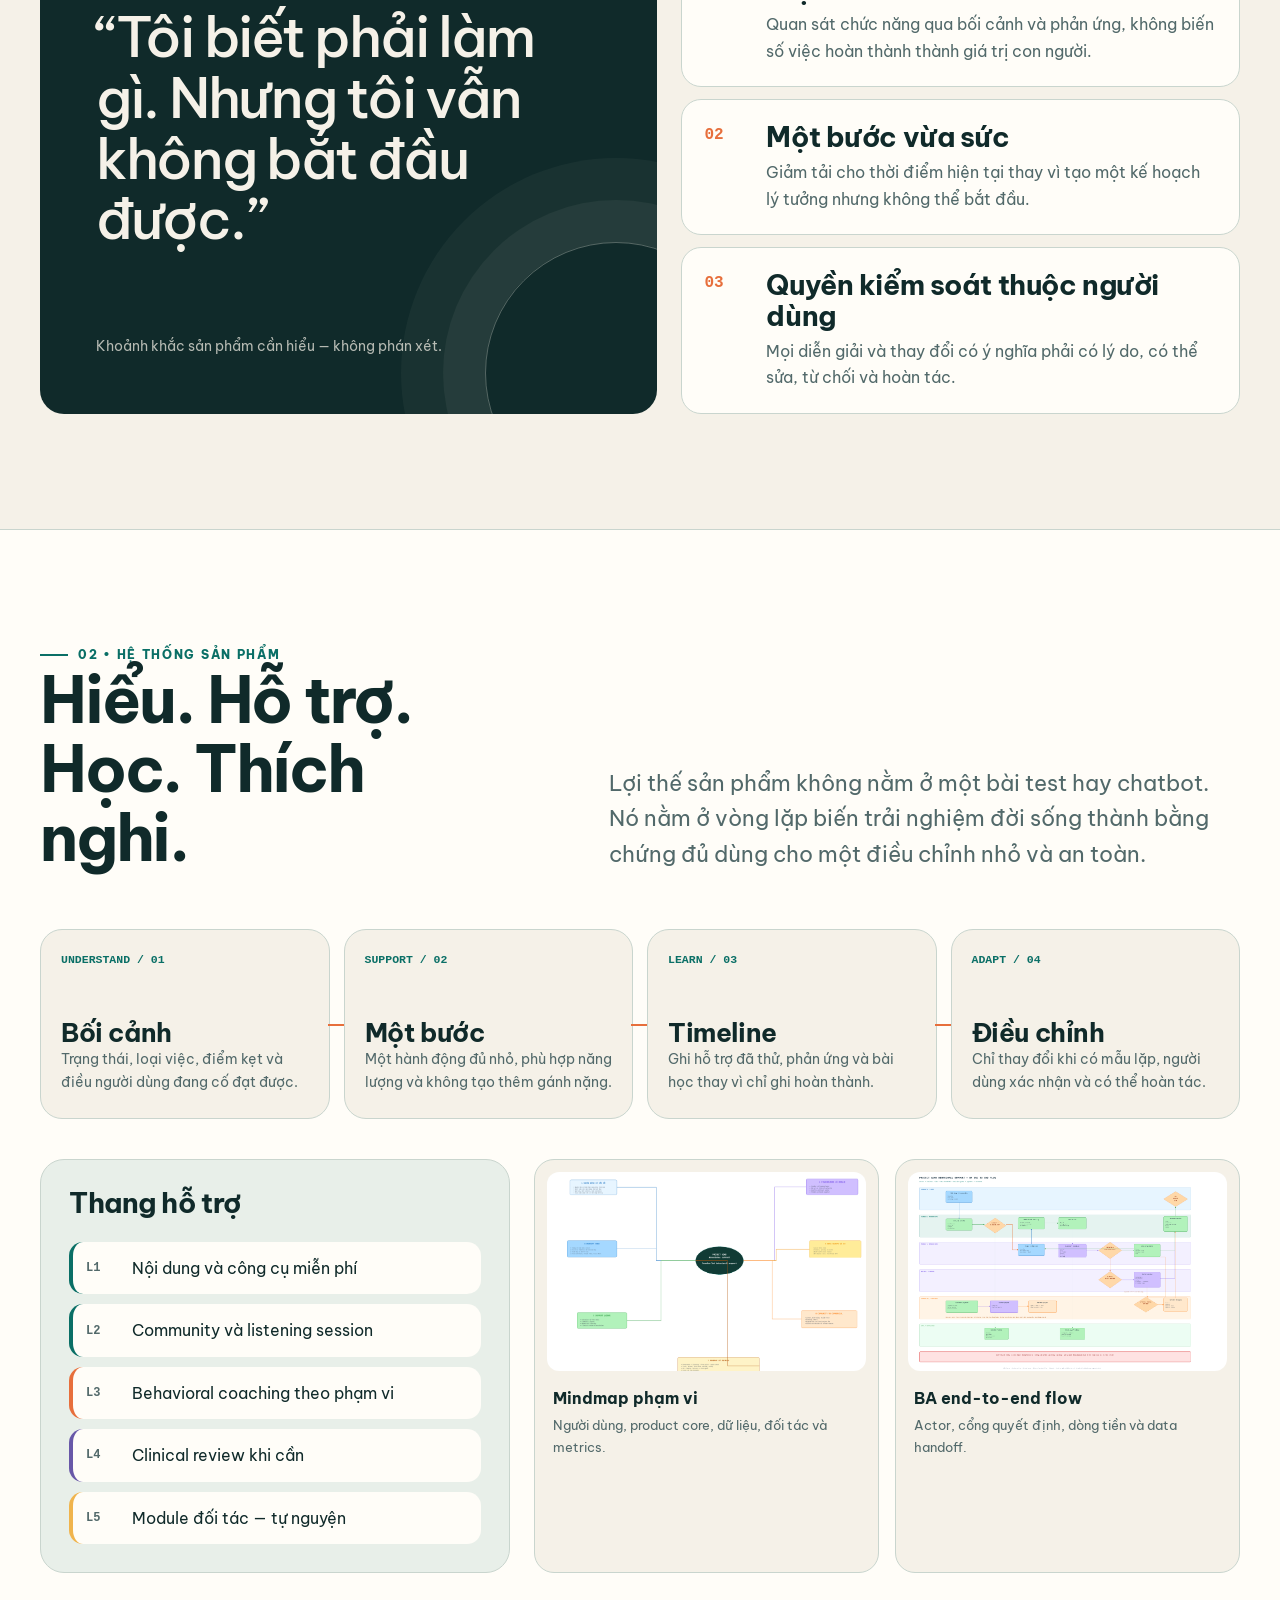
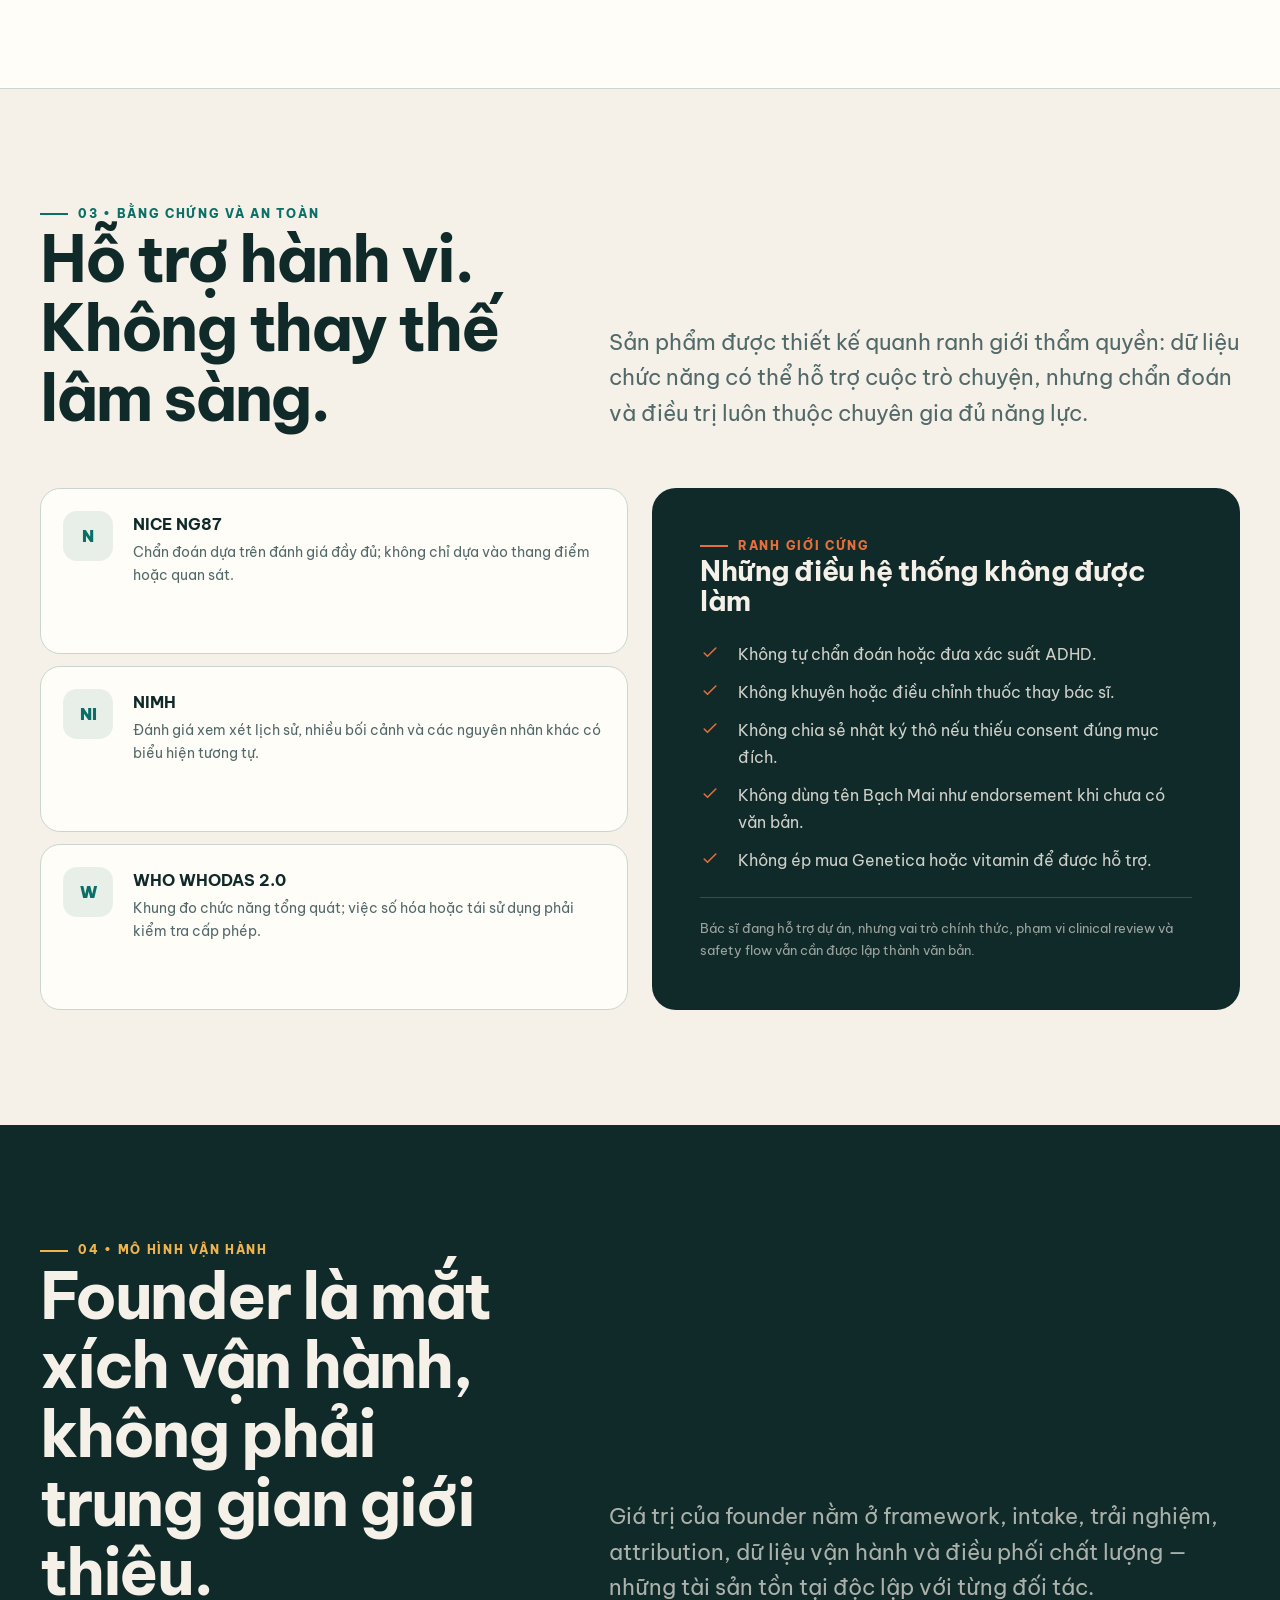
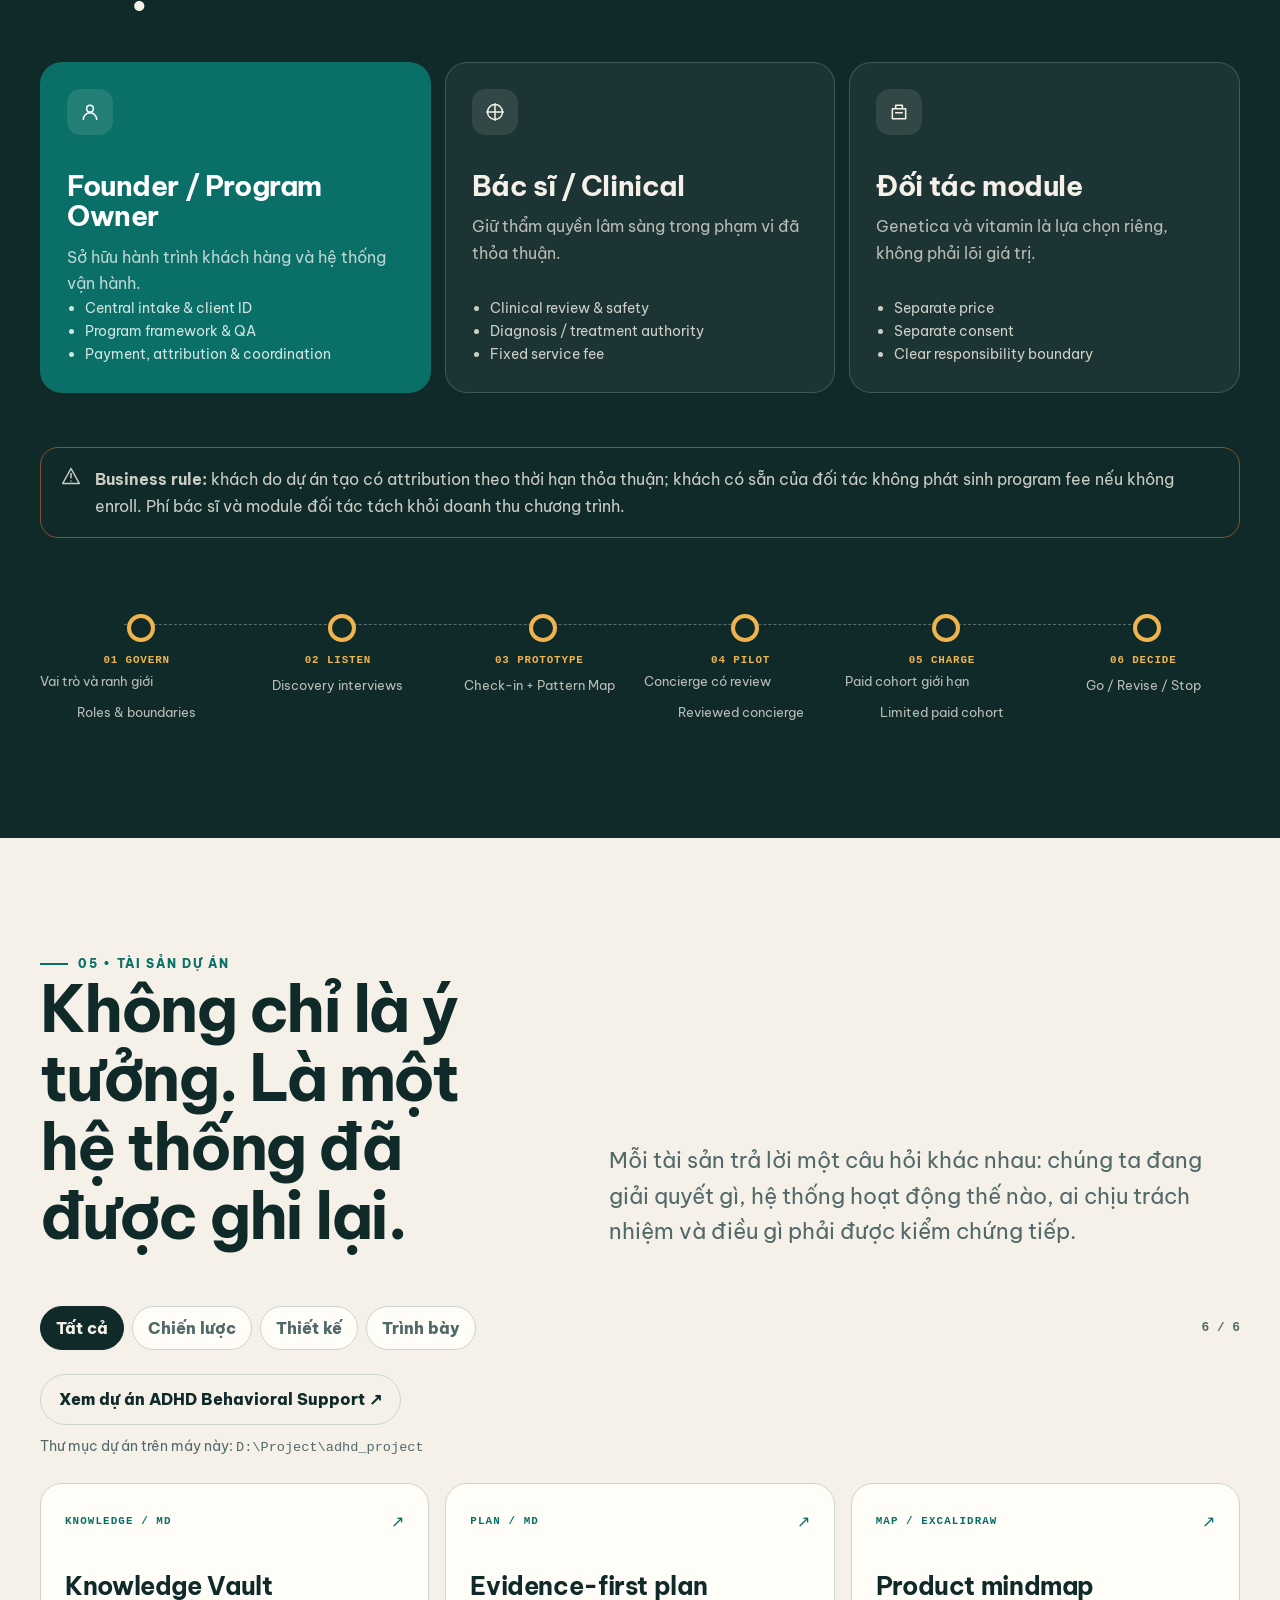
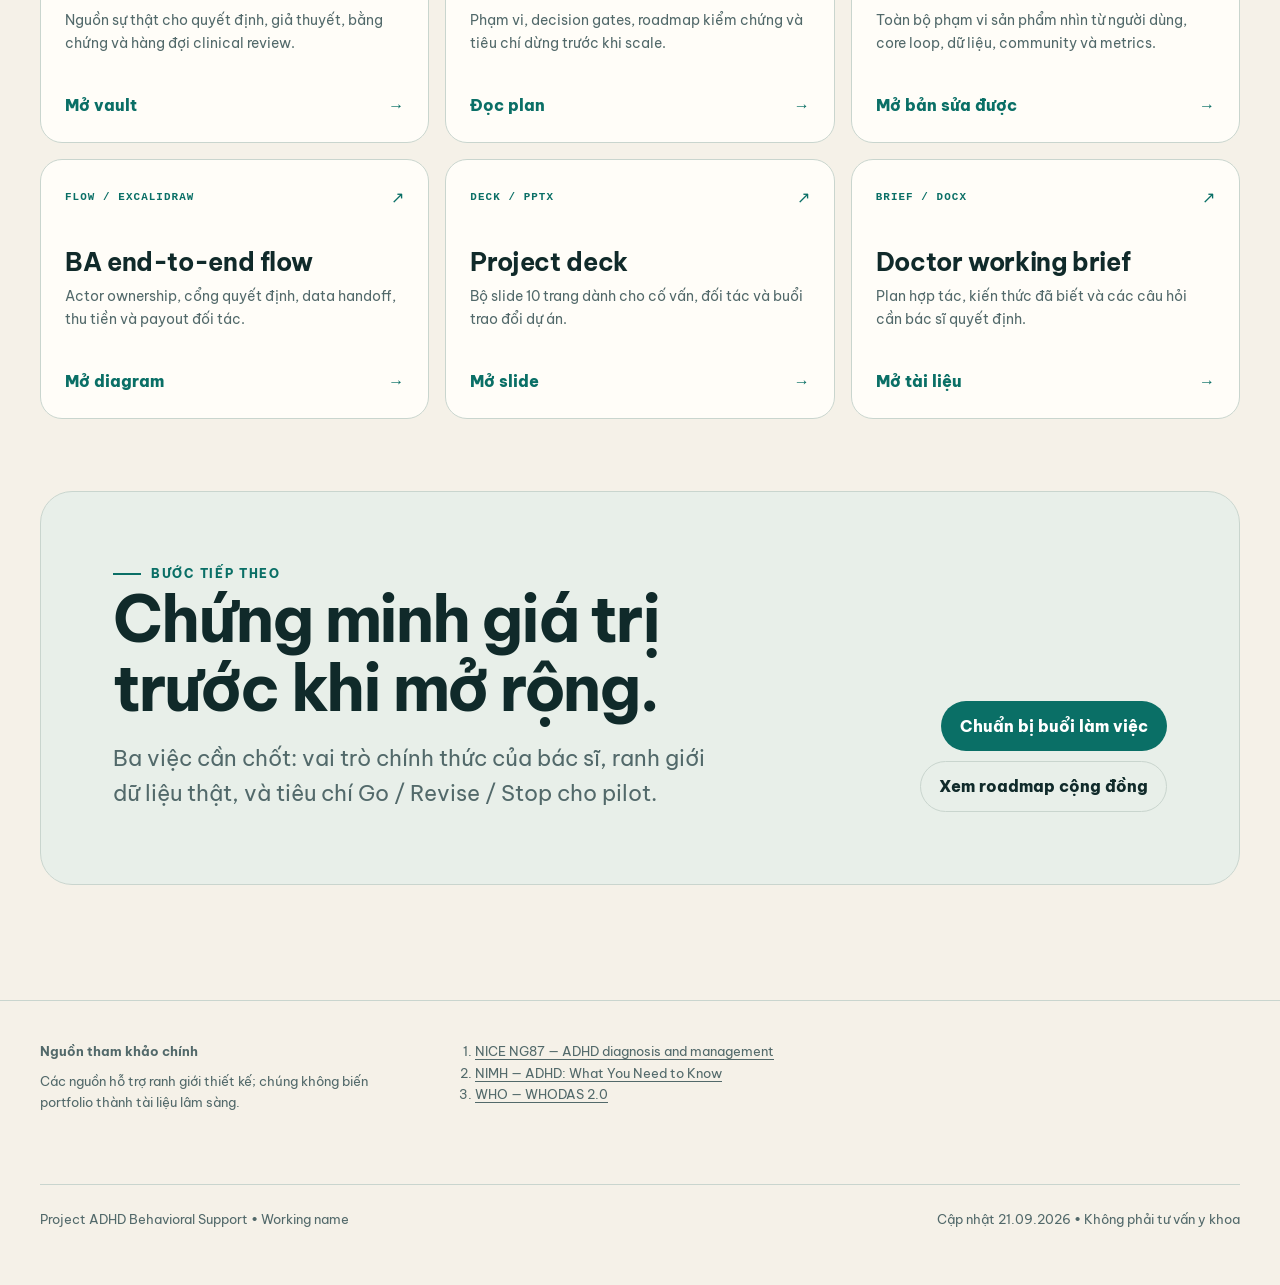
<file: adhd-portfolio.html>
<!doctype html>
<html lang="vi" data-theme="system">
<head>
  <meta charset="utf-8">
  <meta name="viewport" content="width=device-width,initial-scale=1">
  <meta name="description" content="Portfolio sản phẩm Project ADHD Behavioral Support — từ ma sát chức năng đến một bước hành động an toàn, có thể kiểm chứng.">
  <meta name="color-scheme" content="light dark">
  <title>Project ADHD Behavioral Support — Product Portfolio</title>
  <link rel="preconnect" href="https://fonts.googleapis.com">
  <link rel="preconnect" href="https://fonts.gstatic.com" crossorigin>
  <link href="https://fonts.googleapis.com/css2?family=Be+Vietnam+Pro:ital,wght@0,300;0,400;0,500;0,600;0,700;0,800;0,900;1,400;1,600&amp;display=swap" rel="stylesheet">
  <style>
    :root {
      --ink:#102a2a;--muted:#52696a;--paper:#f5f1e8;--surface:#fffdf8;--soft:#e8efe9;--line:#c9d5ce;
      --teal:#0a6f66;--teal-2:#0e9184;--orange:#e76f3c;--amber:#f0b44d;--blue:#2f6f9f;--violet:#6858a8;
      --danger:#a23a36;--shadow:0 18px 50px rgba(25,55,52,.12);--radius:24px;--max:1200px;--header:72px;
    }
    :root[data-theme="dark"]{--ink:#ecf7f2;--muted:#acc1ba;--paper:#0b1818;--surface:#102322;--soft:#17302d;--line:#294945;--teal:#60d0c0;--teal-2:#86e2d5;--orange:#ff9469;--amber:#f4ca78;--blue:#83bde5;--violet:#b9a9f0;--danger:#ff9a94;--shadow:0 20px 60px rgba(0,0,0,.28)}
    @media(prefers-color-scheme:dark){:root:not([data-theme="light"]){--ink:#ecf7f2;--muted:#acc1ba;--paper:#0b1818;--surface:#102322;--soft:#17302d;--line:#294945;--teal:#60d0c0;--teal-2:#86e2d5;--orange:#ff9469;--amber:#f4ca78;--blue:#83bde5;--violet:#b9a9f0;--danger:#ff9a94;--shadow:0 20px 60px rgba(0,0,0,.28)}}
    *{box-sizing:border-box}html{scroll-behavior:smooth;scroll-padding-top:calc(var(--header) + 16px)}
    body{margin:0;background:var(--paper);color:var(--ink);font-family:"Be Vietnam Pro","Segoe UI",Tahoma,sans-serif;font-size:16px;line-height:1.65;overflow-x:hidden}
    body::before{content:"";position:fixed;inset:0;pointer-events:none;z-index:-2;background-image:linear-gradient(rgba(10,111,102,.045) 1px,transparent 1px),linear-gradient(90deg,rgba(10,111,102,.045) 1px,transparent 1px);background-size:32px 32px;mask-image:linear-gradient(to bottom,black,transparent 82%)}
    a{color:inherit}img{max-width:100%;display:block}button,a{touch-action:manipulation}button{font:inherit}:focus-visible{outline:3px solid var(--orange);outline-offset:4px}
    .skip{position:fixed;left:16px;top:-80px;z-index:200;background:var(--ink);color:var(--paper);padding:12px 16px;border-radius:10px;text-decoration:none}.skip:focus{top:12px}
    .shell{width:min(calc(100% - 40px),var(--max));margin-inline:auto}.copy{display:none}body[data-language="vi"] .copy.vi,body[data-language="en"] .copy.en{display:revert}
    .eyebrow{display:flex;align-items:center;gap:10px;color:var(--teal);font-size:.76rem;font-weight:800;letter-spacing:.14em;text-transform:uppercase}.eyebrow::before{content:"";width:28px;height:2px;background:currentColor}
    h1,h2,h3{font-family:"Be Vietnam Pro","Segoe UI",sans-serif;font-weight:700;line-height:1.08;margin:0}h1,h2{letter-spacing:-.035em}h1{font-size:clamp(3rem,8vw,7.5rem);max-width:11ch}h2{font-size:clamp(2.25rem,5vw,4.8rem);max-width:13ch}h3{font-size:clamp(1.3rem,2.2vw,2rem);letter-spacing:-.015em}p{margin:0}
    .kicker{font-size:clamp(1.12rem,2vw,1.35rem);max-width:62ch;color:var(--muted)}
    #screening-note{font-size:.875rem;color:var(--muted);max-width:62ch}
    .tag{display:inline-flex;align-items:center;min-height:32px;padding:5px 11px;border:1px solid var(--line);border-radius:999px;color:var(--muted);font-size:.76rem;font-weight:700;letter-spacing:.04em;background:color-mix(in srgb,var(--surface) 82%,transparent)}.tag.live{color:var(--teal);border-color:color-mix(in srgb,var(--teal) 38%,var(--line))}.tag.warn{color:var(--danger);border-color:color-mix(in srgb,var(--danger) 38%,var(--line))}
    .button{display:inline-flex;align-items:center;justify-content:center;gap:10px;min-height:48px;padding:11px 18px;border-radius:999px;border:1px solid transparent;background:var(--teal);color:#fff;text-decoration:none;font-weight:800;cursor:pointer;transition:transform .2s ease,box-shadow .2s ease}.button:hover{transform:translateY(-2px);box-shadow:0 10px 24px rgba(10,111,102,.22)}.button.secondary{background:transparent;color:var(--ink);border-color:var(--line);box-shadow:none}
    .icon{width:20px;height:20px;stroke:currentColor;stroke-width:1.8;fill:none;stroke-linecap:round;stroke-linejoin:round;flex:none}
    .topbar{position:sticky;top:0;z-index:100;height:var(--header);background:color-mix(in srgb,var(--paper) 88%,transparent);backdrop-filter:blur(14px);border-bottom:1px solid color-mix(in srgb,var(--line) 70%,transparent)}.topbar .shell{height:100%;display:flex;align-items:center;justify-content:space-between;gap:18px}
    .brand{display:flex;align-items:center;gap:11px;text-decoration:none;font-weight:800;white-space:nowrap}.brand-mark{width:34px;height:34px;border-radius:50%;border:2px solid var(--teal);display:grid;place-items:center;position:relative}.brand-mark::before,.brand-mark::after{content:"";position:absolute;background:var(--orange);border-radius:50%}.brand-mark::before{width:8px;height:8px;top:5px;right:4px}.brand-mark::after{width:5px;height:5px;bottom:6px;left:5px}.brand-mark span{width:9px;height:9px;background:var(--teal);border-radius:50%}
    .nav{display:flex;align-items:center;gap:2px}.nav a{min-height:44px;display:flex;align-items:center;padding:0 11px;text-decoration:none;color:var(--muted);font-size:.84rem;font-weight:700;border-radius:999px}.nav a:hover,.nav a.active{color:var(--ink);background:var(--soft)}
    .controls{display:flex;align-items:center;gap:8px}.control{min-width:44px;height:44px;border:1px solid var(--line);background:var(--surface);color:var(--ink);border-radius:50%;display:grid;place-items:center;cursor:pointer}.language{display:flex;padding:3px;border:1px solid var(--line);border-radius:999px;background:var(--surface)}.language button{height:36px;min-width:42px;border:0;border-radius:999px;background:transparent;color:var(--muted);font-size:.78rem;font-weight:800;cursor:pointer}.language button[aria-pressed="true"]{background:var(--ink);color:var(--paper)}
    section{position:relative;padding:clamp(72px,9vw,132px) 0}.section-head{display:grid;grid-template-columns:.85fr 1.15fr;gap:clamp(36px,8vw,120px);align-items:end;margin-bottom:56px}.section-head .kicker{justify-self:end}
    .hero{min-height:calc(100dvh - var(--header));display:grid;align-items:center;padding:clamp(56px,8vw,96px) 0;overflow:hidden}.hero::after{content:"";position:absolute;width:min(46vw,700px);aspect-ratio:1;border-radius:50%;right:-18vw;top:-20%;background:radial-gradient(circle at 35% 35%,color-mix(in srgb,var(--amber) 60%,transparent),transparent 70%);filter:blur(10px);z-index:-1}.hero-grid{display:grid;grid-template-columns:1.15fr .85fr;gap:clamp(36px,7vw,100px);align-items:center}.hero-copy{display:grid;gap:24px}.hero-title em{font-weight:400;color:var(--teal);font-style:italic}.hero-actions{display:flex;flex-wrap:wrap;gap:12px}.hero-meta{display:flex;flex-wrap:wrap;gap:8px;padding-top:8px}
    .signal-card{background:var(--surface);border:1px solid var(--line);border-radius:32px;box-shadow:var(--shadow);padding:clamp(22px,4vw,36px);transform:rotate(1.5deg);position:relative}.signal-card::before{content:"BA / PRODUCT SYSTEM";position:absolute;top:-14px;right:24px;background:var(--orange);color:#fff;border-radius:999px;padding:6px 12px;font-size:.68rem;font-weight:900;letter-spacing:.12em}.signal-top{display:flex;justify-content:space-between;gap:16px;align-items:flex-start;padding-bottom:24px;border-bottom:1px solid var(--line)}.signal-top strong{font-family:"Be Vietnam Pro","Segoe UI",sans-serif;font-weight:700;font-size:1.4rem}.status-dot{display:inline-flex;align-items:center;gap:8px;color:var(--teal);font-size:.78rem;font-weight:800}.status-dot::before{content:"";width:9px;height:9px;border-radius:50%;background:var(--teal);box-shadow:0 0 0 5px color-mix(in srgb,var(--teal) 16%,transparent)}
    .signal-flow{display:grid;gap:12px;padding:24px 0}.signal-step{display:grid;grid-template-columns:34px 1fr auto;gap:12px;align-items:center}.signal-step .num{width:32px;height:32px;border-radius:50%;display:grid;place-items:center;background:var(--soft);color:var(--teal);font:800 .75rem/1 ui-monospace,monospace}.signal-step b{font-size:.92rem}.signal-step small{color:var(--muted)}.signal-step:not(:last-child)::after{content:"";height:12px;border-left:1px dashed var(--line);grid-column:1;margin-left:16px}.signal-footer{display:grid;grid-template-columns:repeat(3,1fr);gap:10px}.micro-stat{padding:13px;border-radius:16px;background:var(--soft)}.micro-stat b{display:block;font-family:"Be Vietnam Pro","Segoe UI",sans-serif;font-size:1.2rem;font-weight:800;line-height:1.2}.micro-stat span{font-size:.7rem;color:var(--muted)}
    .story-grid{display:grid;grid-template-columns:1.05fr .95fr;gap:24px;align-items:stretch}.problem-card{background:var(--ink);color:var(--paper);border-radius:var(--radius);padding:clamp(28px,5vw,56px);min-height:460px;display:flex;flex-direction:column;justify-content:space-between;position:relative;overflow:hidden}.problem-card::after{content:"";width:260px;height:260px;position:absolute;right:-90px;bottom:-90px;border:1px solid color-mix(in srgb,var(--paper) 30%,transparent);border-radius:50%;box-shadow:0 0 0 42px color-mix(in srgb,var(--paper) 5%,transparent),0 0 0 84px color-mix(in srgb,var(--paper) 4%,transparent)}.problem-card blockquote{margin:0;font-family:"Be Vietnam Pro","Segoe UI",sans-serif;font-size:clamp(2rem,4.4vw,4.4rem);font-weight:500;line-height:1.08;letter-spacing:-.04em;max-width:12ch;position:relative;z-index:1}.problem-card footer{font-size:.88rem;color:color-mix(in srgb,var(--paper) 72%,transparent);position:relative;z-index:1}
    .principles{display:grid;gap:12px}.principle{background:var(--surface);border:1px solid var(--line);border-radius:20px;padding:22px;display:grid;grid-template-columns:46px 1fr;gap:16px;align-items:start}.principle-num{font:700 1rem/1 ui-monospace,monospace;color:var(--orange);padding-top:5px}.principle p{color:var(--muted);margin-top:7px}
    .system{background:var(--surface);border-block:1px solid var(--line)}.loop{display:grid;grid-template-columns:repeat(4,1fr);gap:14px;margin-bottom:40px}.loop-node{position:relative;min-height:190px;padding:24px 20px;border-radius:22px;background:var(--paper);border:1px solid var(--line);display:flex;flex-direction:column;justify-content:space-between}.loop-node::after{content:"";position:absolute;right:-15px;top:50%;width:16px;border-top:2px solid var(--orange);z-index:2}.loop-node:last-child::after{display:none}.loop-node .index{font:800 .72rem/1 ui-monospace,monospace;color:var(--teal)}.loop-node h3{font-size:1.65rem}.loop-node p{color:var(--muted);font-size:.87rem}
    .support-grid{display:grid;grid-template-columns:.8fr 1.2fr;gap:24px;align-items:stretch}.ladder{padding:28px;border-radius:var(--radius);background:var(--soft);border:1px solid var(--line)}.ladder ol{list-style:none;margin:24px 0 0;padding:0;display:grid;gap:10px}.ladder li{display:grid;grid-template-columns:34px 1fr;gap:12px;align-items:center;padding:13px;background:var(--surface);border-radius:14px;border-left:4px solid var(--teal)}.ladder li:nth-child(3){border-color:var(--orange)}.ladder li:nth-child(4){border-color:var(--violet)}.ladder li:nth-child(5){border-color:var(--amber)}.ladder .level{font:800 .75rem/1 ui-monospace,monospace;color:var(--muted)}
    .visual-pair{display:grid;grid-template-columns:repeat(2,1fr);gap:16px}figure{margin:0}.visual-card{background:var(--paper);border:1px solid var(--line);border-radius:20px;padding:12px;display:flex;flex-direction:column;min-height:100%}.visual-card a{display:block;border-radius:12px;overflow:hidden;background:#fff;aspect-ratio:16/10}.visual-card img{width:100%;height:100%;object-fit:cover;object-position:center}.visual-card figcaption{padding:14px 6px 4px;display:grid;gap:4px}.visual-card small{color:var(--muted)}
    .evidence-grid{display:grid;grid-template-columns:1fr 1fr;gap:24px}.source-stack{display:grid;gap:12px}.source-card{display:grid;grid-template-columns:54px 1fr;gap:16px;padding:22px;border:1px solid var(--line);background:var(--surface);border-radius:20px;text-decoration:none;transition:transform .2s ease,border-color .2s ease}.source-card:hover{transform:translateX(4px);border-color:var(--teal)}.source-mark{width:50px;height:50px;border-radius:14px;background:var(--soft);display:grid;place-items:center;color:var(--teal);font-weight:900}.source-card p{color:var(--muted);font-size:.86rem;margin-top:4px}
    .guardrail{border-radius:var(--radius);background:var(--ink);color:var(--paper);padding:clamp(26px,5vw,48px);display:grid;gap:24px}.guardrail-list{display:grid;gap:12px}.guardrail-item{display:grid;grid-template-columns:26px 1fr;gap:12px;align-items:start;color:color-mix(in srgb,var(--paper) 84%,transparent)}.guardrail-item svg{color:var(--orange);margin-top:2px}.guardrail-note{padding-top:20px;border-top:1px solid color-mix(in srgb,var(--paper) 18%,transparent);font-size:.83rem;color:color-mix(in srgb,var(--paper) 62%,transparent)}
    .model{background:var(--ink);color:var(--paper);overflow:hidden}.model .eyebrow{color:var(--amber)}.model .kicker{color:color-mix(in srgb,var(--paper) 68%,transparent)}.operating-model{display:grid;grid-template-columns:repeat(3,1fr);gap:14px;margin-bottom:54px}.role-card{border:1px solid color-mix(in srgb,var(--paper) 18%,transparent);border-radius:22px;padding:26px;background:color-mix(in srgb,var(--paper) 5%,transparent);min-height:300px;display:flex;flex-direction:column}.role-card.featured{background:var(--teal);color:#fff;border-color:transparent;transform:translateY(-12px)}.role-card .role-icon{width:46px;height:46px;border-radius:14px;display:grid;place-items:center;background:color-mix(in srgb,currentColor 10%,transparent);margin-bottom:36px}.role-card p{margin-top:12px;color:color-mix(in srgb,currentColor 72%,transparent)}.role-card ul{padding-left:18px;margin:auto 0 0;color:color-mix(in srgb,currentColor 82%,transparent);font-size:.88rem}
    .rule-strip{display:flex;align-items:flex-start;gap:14px;margin:0 0 64px;padding:18px 20px;border:1px solid color-mix(in srgb,var(--orange) 55%,transparent);border-radius:18px;color:color-mix(in srgb,var(--paper) 82%,transparent)}.roadmap{display:grid;grid-template-columns:repeat(6,1fr);position:relative;gap:8px}.roadmap::before{content:"";position:absolute;left:7%;right:7%;top:22px;border-top:1px dashed color-mix(in srgb,var(--paper) 34%,transparent)}.phase{position:relative;padding-top:52px}.phase::before{content:"";position:absolute;top:12px;left:calc(50% - 10px);width:20px;height:20px;border-radius:50%;background:var(--ink);border:4px solid var(--amber);z-index:2}.phase b{display:block;text-align:center;font:800 .68rem/1.2 ui-monospace,monospace;color:var(--amber);letter-spacing:.08em}.phase span{display:block;text-align:center;margin-top:8px;font-size:.82rem;color:color-mix(in srgb,var(--paper) 74%,transparent)}
    .asset-toolbar{display:flex;justify-content:space-between;gap:18px;align-items:center;margin-bottom:24px}.filters{display:flex;flex-wrap:wrap;gap:8px}.filter{min-height:44px;padding:8px 15px;border:1px solid var(--line);border-radius:999px;background:var(--surface);color:var(--muted);font-weight:800;cursor:pointer}.filter[aria-pressed="true"]{background:var(--ink);color:var(--paper);border-color:var(--ink)}.asset-count{color:var(--muted);font:700 .8rem/1 ui-monospace,monospace}.asset-grid{display:grid;grid-template-columns:repeat(3,1fr);gap:16px}.asset-card{min-height:260px;border:1px solid var(--line);border-radius:22px;background:var(--surface);padding:24px;display:flex;flex-direction:column;text-decoration:none;transition:transform .2s ease,box-shadow .2s ease}.asset-card:hover{transform:translateY(-4px);box-shadow:var(--shadow)}.asset-card[hidden]{display:none}.asset-top{display:flex;justify-content:space-between;gap:12px;align-items:center;color:var(--teal)}.asset-type{font:800 .68rem/1 ui-monospace,monospace;letter-spacing:.1em}.asset-card h3{margin-top:38px;font-size:1.55rem}.asset-card p{color:var(--muted);font-size:.87rem;margin:10px 0 28px}.asset-link{margin-top:auto;display:flex;align-items:center;justify-content:space-between;font-weight:800;color:var(--teal)}
    .cta{margin-top:72px;border-radius:32px;padding:clamp(32px,6vw,72px);background:var(--soft);border:1px solid var(--line);display:grid;grid-template-columns:1.2fr .8fr;gap:40px;align-items:end}.cta h2{max-width:15ch}.cta-actions{display:flex;flex-wrap:wrap;justify-content:flex-end;gap:10px}
    .references{border-top:1px solid var(--line);padding:40px 0 56px;color:var(--muted);font-size:.82rem}.references .shell{display:grid;grid-template-columns:.65fr 1.35fr;gap:40px}.references ol{margin:0;padding-left:18px}.references a{text-underline-offset:3px}.footer-line{display:flex;justify-content:space-between;gap:24px;margin-top:30px;padding-top:24px;border-top:1px solid var(--line)}.reveal{opacity:0;transform:translateY(18px);transition:opacity .45s ease,transform .45s ease}.reveal.in{opacity:1;transform:none}
    @media(max-width:1000px){.nav{display:none}.hero-grid,.story-grid,.support-grid,.evidence-grid{grid-template-columns:1fr}.hero{min-height:auto}.signal-card{transform:none;max-width:720px}.loop{grid-template-columns:repeat(2,1fr)}.loop-node:nth-child(2)::after{display:none}.operating-model{grid-template-columns:1fr}.role-card.featured{transform:none}.role-card{min-height:auto}.roadmap{grid-template-columns:repeat(3,1fr);row-gap:28px}.roadmap::before{display:none}.phase{padding-top:42px}.asset-grid{grid-template-columns:repeat(2,1fr)}.cta{grid-template-columns:1fr}.cta-actions{justify-content:flex-start}}
    @media(max-width:720px){:root{--header:64px}.shell{width:min(calc(100% - 28px),var(--max))}.brand span:last-child{display:none}.language button{min-width:38px}.control{min-width:42px;width:42px}.section-head{grid-template-columns:1fr;gap:18px;margin-bottom:36px}.section-head .kicker{justify-self:start}.hero-grid{gap:44px}.hero-actions .button{width:100%}.signal-footer{grid-template-columns:1fr}.problem-card{min-height:390px}.loop{grid-template-columns:1fr}.loop-node::after{display:none}.visual-pair{grid-template-columns:1fr}.roadmap{grid-template-columns:repeat(2,1fr)}.asset-toolbar{align-items:flex-start;flex-direction:column}.asset-grid{grid-template-columns:1fr}.asset-card{min-height:230px}.references .shell{grid-template-columns:1fr}.footer-line{flex-direction:column}.cta-actions .button{width:100%}}
    @media(max-width:390px){.hero{padding-top:44px}.signal-card{padding:20px}.signal-step{grid-template-columns:32px 1fr}.signal-step small{display:none}.roadmap{grid-template-columns:1fr}.phase::before{left:16px}.phase{text-align:left;padding-left:52px;padding-top:10px}.phase b,.phase span{text-align:left}}
    @media(prefers-reduced-motion:reduce){html{scroll-behavior:auto}*,*::before,*::after{animation-duration:.01ms!important;animation-iteration-count:1!important;transition-duration:.01ms!important}.reveal{opacity:1;transform:none}}
    @media print{.topbar,.hero-actions,.asset-toolbar{display:none}.hero{min-height:auto}section{padding:42px 0}.reveal{opacity:1;transform:none}.model{break-before:page}.asset-card{break-inside:avoid}}
  </style>
</head>
<body data-language="vi">
  <a class="skip" href="#main"><span class="copy vi">Bỏ qua điều hướng</span><span class="copy en">Skip navigation</span></a>
  <header class="topbar"><div class="shell">
    <a class="brand" href="#hero" aria-label="Project ADHD Behavioral Support"><span class="brand-mark" aria-hidden="true"><span></span></span><span>ADHD Behavioral Support</span></a>
    <nav class="nav" aria-label="Primary navigation"><a href="#story"><span class="copy vi">Vấn đề</span><span class="copy en">Problem</span></a><a href="#system"><span class="copy vi">Sản phẩm</span><span class="copy en">Product</span></a><a href="#evidence"><span class="copy vi">An toàn</span><span class="copy en">Safety</span></a><a href="#model"><span class="copy vi">Vận hành</span><span class="copy en">Model</span></a><a href="#assets"><span class="copy vi">Tài sản</span><span class="copy en">Assets</span></a></nav>
    <div class="controls"><div class="language" role="group" aria-label="Language"><button type="button" data-language-button="vi" aria-pressed="true">VI</button><button type="button" data-language-button="en" aria-pressed="false">EN</button></div><button class="control" id="themeButton" type="button" aria-label="Đổi giao diện sáng tối" title="System theme"><svg class="icon" viewBox="0 0 24 24" aria-hidden="true"><path d="M12 3v2M12 19v2M3 12h2M19 12h2M5.6 5.6 7 7M17 17l1.4 1.4M18.4 5.6 17 7M7 17l-1.4 1.4"/><circle cx="12" cy="12" r="4"/></svg></button></div>
  </div></header>
  <main id="main">
    <section class="hero" id="hero"><div class="shell hero-grid">
      <div class="hero-copy reveal"><div class="eyebrow"><span class="copy vi">Portfolio sản phẩm • 2026</span><span class="copy en">Product portfolio • 2026</span></div><h1 class="hero-title"><span class="copy vi">Từ ma sát đến <em>một bước có thể làm.</em></span><span class="copy en">From friction to <em>one doable step.</em></span></h1><p class="kicker copy vi">Một hệ thống hỗ trợ hành vi dành cho người trưởng thành: hiểu điều gì đang cản trở, thử một hỗ trợ nhỏ, học từ phản ứng thật và điều chỉnh có giải thích.</p><p class="kicker copy en">A behavioral support system for adults: understand what gets in the way, try one small support, learn from the real response, and adapt with explanation.</p><div class="hero-actions"><a class="button secondary" href="adhd-sang-loc-nguoi-lon.html" target="_blank" rel="noopener" aria-describedby="screening-note"><span class="copy vi">Làm câu hỏi sàng lọc sơ bộ ↗</span><span class="copy en">Open preliminary screening (Vietnamese) ↗</span></a><a class="button" href="#system"><span class="copy vi">Khám phá hệ thống</span><span class="copy en">Explore the system</span><svg class="icon" viewBox="0 0 24 24" aria-hidden="true"><path d="m9 18 6-6-6-6"/></svg></a><a class="button secondary" href="#assets"><span class="copy vi">Xem bộ tài sản</span><span class="copy en">View artifacts</span></a></div><p id="screening-note" class="muted"><span class="copy vi">Mở trang câu hỏi trong tab mới để nhận kết quả định hướng. Bộ câu hỏi tự xây dựng, chưa chuẩn hóa; kết quả không xác nhận hoặc loại trừ ADHD.</span><span class="copy en">Opens the questionnaire in a new tab for directional results. This custom questionnaire is not validated; results do not confirm or rule out ADHD.</span></p><div class="hero-meta"><span class="tag live"><span class="copy vi">Giai đoạn: kiểm chứng giá trị</span><span class="copy en">Stage: value validation</span></span><span class="tag">Founder-led</span><span class="tag warn"><span class="copy vi">Không phải công cụ chẩn đoán</span><span class="copy en">Not a diagnostic tool</span></span></div></div>
      <aside class="signal-card reveal" aria-label="Product loop summary"><div class="signal-top"><strong>Function<br>Timeline</strong><span class="status-dot"><span class="copy vi">Đang kiểm chứng</span><span class="copy en">In validation</span></span></div><div class="signal-flow"><div class="signal-step"><span class="num">01</span><b><span class="copy vi">Ghi nhận ma sát</span><span class="copy en">Capture friction</span></b><small>context</small></div><div class="signal-step"><span class="num">02</span><b><span class="copy vi">Chọn một hỗ trợ</span><span class="copy en">Choose one support</span></b><small>action</small></div><div class="signal-step"><span class="num">03</span><b><span class="copy vi">Quan sát phản ứng</span><span class="copy en">Observe response</span></b><small>evidence</small></div><div class="signal-step"><span class="num">04</span><b><span class="copy vi">Điều chỉnh có kiểm soát</span><span class="copy en">Adapt with control</span></b><small>undo</small></div></div><div class="signal-footer"><div class="micro-stat"><b>1</b><span class="copy vi">hành động chính</span><span class="copy en">primary action</span></div><div class="micro-stat"><b>30–60s</b><span class="copy vi">check-in mục tiêu</span><span class="copy en">target check-in</span></div><div class="micro-stat"><b>0</b><span class="copy vi">quyết định lâm sàng bởi AI</span><span class="copy en">AI clinical decisions</span></div></div></aside>
    </div></section>
    <section id="story"><div class="shell">
      <header class="section-head reveal"><div><div class="eyebrow"><span class="copy vi">01 • Vấn đề</span><span class="copy en">01 • The problem</span></div><h2><span class="copy vi">Không thiếu ý chí. Thiếu một đường vào.</span><span class="copy en">Not a lack of will. A missing entry point.</span></h2></div><p class="kicker copy vi">Các ứng dụng việc cần làm thường chỉ biết “xong” hoặc “chưa xong”. Dự án này tập trung vào chuỗi nguyên nhân khiến một người không thể bắt đầu, tiếp tục hoặc quay lại việc quan trọng.</p><p class="kicker copy en">Most task apps only know “done” or “not done.” This project examines the chain of causes that prevents a person from starting, continuing, or returning to meaningful work.</p></header>
      <div class="story-grid"><article class="problem-card reveal"><blockquote><span class="copy vi">“Tôi biết phải làm gì. Nhưng tôi vẫn không bắt đầu được.”</span><span class="copy en">“I know what to do. I still cannot start.”</span></blockquote><footer><span class="copy vi">Khoảnh khắc sản phẩm cần hiểu — không phán xét.</span><span class="copy en">The moment the product must understand — without judgment.</span></footer></article><div class="principles"><article class="principle reveal"><span class="principle-num">01</span><div><h3><span class="copy vi">Việc là cảm biến</span><span class="copy en">Tasks are sensors</span></h3><p class="copy vi">Quan sát chức năng qua bối cảnh và phản ứng, không biến số việc hoàn thành thành giá trị con người.</p><p class="copy en">Observe functioning through context and response; never turn completion counts into human worth.</p></div></article><article class="principle reveal"><span class="principle-num">02</span><div><h3><span class="copy vi">Một bước vừa sức</span><span class="copy en">One feasible step</span></h3><p class="copy vi">Giảm tải cho thời điểm hiện tại thay vì tạo một kế hoạch lý tưởng nhưng không thể bắt đầu.</p><p class="copy en">Reduce the current load instead of generating an ideal plan that cannot be started.</p></div></article><article class="principle reveal"><span class="principle-num">03</span><div><h3><span class="copy vi">Quyền kiểm soát thuộc người dùng</span><span class="copy en">The user stays in control</span></h3><p class="copy vi">Mọi diễn giải và thay đổi có ý nghĩa phải có lý do, có thể sửa, từ chối và hoàn tác.</p><p class="copy en">Every meaningful interpretation or change needs a reason and must be editable, rejectable, and reversible.</p></div></article></div></div>
    </div></section>
    <section class="system" id="system"><div class="shell">
      <header class="section-head reveal"><div><div class="eyebrow"><span class="copy vi">02 • Hệ thống sản phẩm</span><span class="copy en">02 • Product system</span></div><h2><span class="copy vi">Hiểu. Hỗ trợ. Học. Thích nghi.</span><span class="copy en">Understand. Support. Learn. Adapt.</span></h2></div><p class="kicker copy vi">Lợi thế sản phẩm không nằm ở một bài test hay chatbot. Nó nằm ở vòng lặp biến trải nghiệm đời sống thành bằng chứng đủ dùng cho một điều chỉnh nhỏ và an toàn.</p><p class="kicker copy en">The product advantage is not a test or chatbot. It is a loop that turns lived experience into enough evidence for one small, safe adjustment.</p></header>
      <div class="loop" aria-label="Core product loop"><article class="loop-node reveal"><span class="index">UNDERSTAND / 01</span><div><h3><span class="copy vi">Bối cảnh</span><span class="copy en">Context</span></h3><p class="copy vi">Trạng thái, loại việc, điểm kẹt và điều người dùng đang cố đạt được.</p><p class="copy en">State, task type, friction point, and the desired outcome.</p></div></article><article class="loop-node reveal"><span class="index">SUPPORT / 02</span><div><h3><span class="copy vi">Một bước</span><span class="copy en">One step</span></h3><p class="copy vi">Một hành động đủ nhỏ, phù hợp năng lượng và không tạo thêm gánh nặng.</p><p class="copy en">A step small enough for current capacity without adding burden.</p></div></article><article class="loop-node reveal"><span class="index">LEARN / 03</span><div><h3>Timeline</h3><p class="copy vi">Ghi hỗ trợ đã thử, phản ứng và bài học thay vì chỉ ghi hoàn thành.</p><p class="copy en">Record support, response, and learning rather than completion alone.</p></div></article><article class="loop-node reveal"><span class="index">ADAPT / 04</span><div><h3><span class="copy vi">Điều chỉnh</span><span class="copy en">Adjustment</span></h3><p class="copy vi">Chỉ thay đổi khi có mẫu lặp, người dùng xác nhận và có thể hoàn tác.</p><p class="copy en">Change only after repetition, user confirmation, and with an undo path.</p></div></article></div>
      <div class="support-grid"><article class="ladder reveal"><h3><span class="copy vi">Thang hỗ trợ</span><span class="copy en">Support ladder</span></h3><ol><li><span class="level">L1</span><span class="copy vi">Nội dung và công cụ miễn phí</span><span class="copy en">Education and free tools</span></li><li><span class="level">L2</span><span class="copy vi">Community và listening session</span><span class="copy en">Community and listening sessions</span></li><li><span class="level">L3</span><span class="copy vi">Behavioral coaching theo phạm vi</span><span class="copy en">Scoped behavioral coaching</span></li><li><span class="level">L4</span><span class="copy vi">Clinical review khi cần</span><span class="copy en">Clinical review when needed</span></li><li><span class="level">L5</span><span class="copy vi">Module đối tác — tự nguyện</span><span class="copy en">Optional partner modules</span></li></ol></article><div class="visual-pair"><figure class="visual-card reveal"><a href="mindmap-project-adhd-behavioral-support.png" target="_blank"><img src="mindmap-project-adhd-behavioral-support.png" width="3840" height="2940" loading="lazy" alt="Mindmap phạm vi Project ADHD Behavioral Support"></a><figcaption><strong><span class="copy vi">Mindmap phạm vi</span><span class="copy en">Product scope mindmap</span></strong><small><span class="copy vi">Người dùng, product core, dữ liệu, đối tác và metrics.</span><span class="copy en">Users, core product, data, partners, and metrics.</span></small></figcaption></figure><figure class="visual-card reveal"><a href="ba-end-to-end-flow-project-adhd-behavioral-support.png" target="_blank"><img src="ba-end-to-end-flow-project-adhd-behavioral-support.png" width="4764" height="3052" loading="lazy" alt="BA end-to-end flow của Project ADHD Behavioral Support"></a><figcaption><strong>BA end-to-end flow</strong><small><span class="copy vi">Actor, cổng quyết định, dòng tiền và data handoff.</span><span class="copy en">Actors, decision gates, payments, and data handoffs.</span></small></figcaption></figure></div></div>
    </div></section>
    <section id="evidence"><div class="shell">
      <header class="section-head reveal"><div><div class="eyebrow"><span class="copy vi">03 • Bằng chứng và an toàn</span><span class="copy en">03 • Evidence and safety</span></div><h2><span class="copy vi">Hỗ trợ hành vi. Không thay thế lâm sàng.</span><span class="copy en">Behavioral support. Not clinical substitution.</span></h2></div><p class="kicker copy vi">Sản phẩm được thiết kế quanh ranh giới thẩm quyền: dữ liệu chức năng có thể hỗ trợ cuộc trò chuyện, nhưng chẩn đoán và điều trị luôn thuộc chuyên gia đủ năng lực.</p><p class="kicker copy en">Functional data may support a conversation, while diagnosis and treatment remain with qualified professionals.</p></header>
      <div class="evidence-grid"><div class="source-stack"><a class="source-card reveal" href="https://www.nice.org.uk/guidance/ng87/chapter/recommendations" target="_blank" rel="noreferrer"><span class="source-mark">N</span><div><strong>NICE NG87</strong><p class="copy vi">Chẩn đoán dựa trên đánh giá đầy đủ; không chỉ dựa vào thang điểm hoặc quan sát.</p><p class="copy en">Diagnosis requires comprehensive assessment and cannot rely on rating scales or observation alone.</p></div></a><a class="source-card reveal" href="https://www.nimh.nih.gov/health/publications/attention-deficit-hyperactivity-disorder-what-you-need-to-know" target="_blank" rel="noreferrer"><span class="source-mark">NI</span><div><strong>NIMH</strong><p class="copy vi">Đánh giá xem xét lịch sử, nhiều bối cảnh và các nguyên nhân khác có biểu hiện tương tự.</p><p class="copy en">Assessment considers history, multiple settings, and alternative causes.</p></div></a><a class="source-card reveal" href="https://www.who.int/classifications/international-classification-of-functioning-disability-and-health/who-disability-assessment-schedule" target="_blank" rel="noreferrer"><span class="source-mark">W</span><div><strong>WHO WHODAS 2.0</strong><p class="copy vi">Khung đo chức năng tổng quát; việc số hóa hoặc tái sử dụng phải kiểm tra cấp phép.</p><p class="copy en">A generic functioning framework; digitization or reproduction requires a licensing check.</p></div></a></div>
      <article class="guardrail reveal"><div><div class="eyebrow" style="color:var(--orange)"><span class="copy vi">Ranh giới cứng</span><span class="copy en">Hard boundaries</span></div><h3><span class="copy vi">Những điều hệ thống không được làm</span><span class="copy en">What the system must never do</span></h3></div><div class="guardrail-list"><div class="guardrail-item"><svg class="icon" viewBox="0 0 24 24"><path d="m5 12 4 4L19 6"/></svg><span class="copy vi">Không tự chẩn đoán hoặc đưa xác suất ADHD.</span><span class="copy en">No automated diagnosis or ADHD probability.</span></div><div class="guardrail-item"><svg class="icon" viewBox="0 0 24 24"><path d="m5 12 4 4L19 6"/></svg><span class="copy vi">Không khuyên hoặc điều chỉnh thuốc thay bác sĩ.</span><span class="copy en">No medication advice or adjustment in place of a doctor.</span></div><div class="guardrail-item"><svg class="icon" viewBox="0 0 24 24"><path d="m5 12 4 4L19 6"/></svg><span class="copy vi">Không chia sẻ nhật ký thô nếu thiếu consent đúng mục đích.</span><span class="copy en">No raw-journal sharing without purpose-specific consent.</span></div><div class="guardrail-item"><svg class="icon" viewBox="0 0 24 24"><path d="m5 12 4 4L19 6"/></svg><span class="copy vi">Không dùng tên Bạch Mai như endorsement khi chưa có văn bản.</span><span class="copy en">No Bạch Mai endorsement claim without written authority.</span></div><div class="guardrail-item"><svg class="icon" viewBox="0 0 24 24"><path d="m5 12 4 4L19 6"/></svg><span class="copy vi">Không ép mua Genetica hoặc vitamin để được hỗ trợ.</span><span class="copy en">No forced partner purchase as a condition of support.</span></div></div><p class="guardrail-note copy vi">Bác sĩ đang hỗ trợ dự án, nhưng vai trò chính thức, phạm vi clinical review và safety flow vẫn cần được lập thành văn bản.</p><p class="guardrail-note copy en">A doctor supports the project, but formal role, clinical-review scope, and safety flow still require written agreement.</p></article></div>
    </div></section>
    <section class="model" id="model"><div class="shell">
      <header class="section-head reveal"><div><div class="eyebrow"><span class="copy vi">04 • Mô hình vận hành</span><span class="copy en">04 • Operating model</span></div><h2><span class="copy vi">Founder là mắt xích vận hành, không phải trung gian giới thiệu.</span><span class="copy en">The founder is the operating link, not a referral middleman.</span></h2></div><p class="kicker copy vi">Giá trị của founder nằm ở framework, intake, trải nghiệm, attribution, dữ liệu vận hành và điều phối chất lượng — những tài sản tồn tại độc lập với từng đối tác.</p><p class="kicker copy en">Founder value sits in the framework, intake, experience, attribution, operating data, and quality coordination — assets independent of any one partner.</p></header>
      <div class="operating-model"><article class="role-card featured reveal"><span class="role-icon"><svg class="icon" viewBox="0 0 24 24"><circle cx="12" cy="8" r="4"/><path d="M4 21a8 8 0 0 1 16 0"/></svg></span><h3>Founder / Program Owner</h3><p class="copy vi">Sở hữu hành trình khách hàng và hệ thống vận hành.</p><p class="copy en">Owns the customer journey and operating system.</p><ul><li>Central intake & client ID</li><li>Program framework & QA</li><li>Payment, attribution & coordination</li></ul></article><article class="role-card reveal"><span class="role-icon"><svg class="icon" viewBox="0 0 24 24"><path d="M12 2v20M2 12h20"/><circle cx="12" cy="12" r="9"/></svg></span><h3><span class="copy vi">Bác sĩ / Clinical</span><span class="copy en">Doctor / Clinical</span></h3><p class="copy vi">Giữ thẩm quyền lâm sàng trong phạm vi đã thỏa thuận.</p><p class="copy en">Holds clinical authority within the agreed scope.</p><ul><li>Clinical review & safety</li><li>Diagnosis / treatment authority</li><li>Fixed service fee</li></ul></article><article class="role-card reveal"><span class="role-icon"><svg class="icon" viewBox="0 0 24 24"><path d="M4 8h16v12H4zM8 8V4h8v4M8 13h8"/></svg></span><h3><span class="copy vi">Đối tác module</span><span class="copy en">Module partners</span></h3><p class="copy vi">Genetica và vitamin là lựa chọn riêng, không phải lõi giá trị.</p><p class="copy en">Genetica and vitamins are separate options, not the core value.</p><ul><li>Separate price</li><li>Separate consent</li><li>Clear responsibility boundary</li></ul></article></div>
      <div class="rule-strip reveal"><svg class="icon" viewBox="0 0 24 24"><path d="M12 3 2 21h20L12 3Z"/><path d="M12 9v5M12 18h.01"/></svg><span class="copy vi"><strong>Business rule:</strong> khách do dự án tạo có attribution theo thời hạn thỏa thuận; khách có sẵn của đối tác không phát sinh program fee nếu không enroll. Phí bác sĩ và module đối tác tách khỏi doanh thu chương trình.</span><span class="copy en"><strong>Business rule:</strong> project-sourced clients retain attribution for the agreed period; partner-existing clients incur no program fee unless enrolled. Doctor and partner payouts remain distinct from program revenue.</span></div>
      <div class="roadmap" aria-label="Validation roadmap"><div class="phase reveal"><b>01 GOVERN</b><span class="copy vi">Vai trò và ranh giới</span><span class="copy en">Roles & boundaries</span></div><div class="phase reveal"><b>02 LISTEN</b><span>Discovery interviews</span></div><div class="phase reveal"><b>03 PROTOTYPE</b><span>Check-in + Pattern Map</span></div><div class="phase reveal"><b>04 PILOT</b><span class="copy vi">Concierge có review</span><span class="copy en">Reviewed concierge</span></div><div class="phase reveal"><b>05 CHARGE</b><span class="copy vi">Paid cohort giới hạn</span><span class="copy en">Limited paid cohort</span></div><div class="phase reveal"><b>06 DECIDE</b><span>Go / Revise / Stop</span></div></div>
    </div></section>
    <section id="assets"><div class="shell">
      <header class="section-head reveal"><div><div class="eyebrow"><span class="copy vi">05 • Tài sản dự án</span><span class="copy en">05 • Project artifacts</span></div><h2><span class="copy vi">Không chỉ là ý tưởng. Là một hệ thống đã được ghi lại.</span><span class="copy en">More than an idea. A documented system.</span></h2></div><p class="kicker copy vi">Mỗi tài sản trả lời một câu hỏi khác nhau: chúng ta đang giải quyết gì, hệ thống hoạt động thế nào, ai chịu trách nhiệm và điều gì phải được kiểm chứng tiếp.</p><p class="kicker copy en">Each artifact answers what we solve, how the system works, who owns what, and what must be validated next.</p></header>
      <div class="asset-toolbar"><div class="filters" role="group" aria-label="Asset filters"><button class="filter" type="button" data-filter="all" aria-pressed="true"><span class="copy vi">Tất cả</span><span class="copy en">All</span></button><button class="filter" type="button" data-filter="strategy" aria-pressed="false"><span class="copy vi">Chiến lược</span><span class="copy en">Strategy</span></button><button class="filter" type="button" data-filter="design" aria-pressed="false"><span class="copy vi">Thiết kế</span><span class="copy en">Design</span></button><button class="filter" type="button" data-filter="delivery" aria-pressed="false"><span class="copy vi">Trình bày</span><span class="copy en">Delivery</span></button></div><span class="asset-count" id="assetCount" aria-live="polite">6 / 6</span></div>
      <div style="margin-bottom:24px">
        <a class="button secondary" href="index.html" target="_blank" rel="noopener" aria-describedby="project-folder-note"><span class="copy vi">Xem dự án ADHD Behavioral Support ↗</span><span class="copy en">View ADHD Behavioral Support project ↗</span></a>
        <p id="project-folder-note" class="chart-key" style="margin-top:10px;color:var(--muted);font-size:.85rem;overflow-wrap:anywhere"><span class="copy vi">Thư mục dự án trên máy này: </span><span class="copy en">Local project folder: </span><code>D:\Project\adhd_project</code></p>
      </div>
      <div class="asset-grid">
        <a class="asset-card reveal" data-category="strategy" href="ADHD%20Knowledge%20Vault/ADHD%20Product%20Knowledge.md"><div class="asset-top"><span class="asset-type">KNOWLEDGE / MD</span><span>↗</span></div><h3>Knowledge Vault</h3><p class="copy vi">Nguồn sự thật cho quyết định, giả thuyết, bằng chứng và hàng đợi clinical review.</p><p class="copy en">Source of truth for decisions, hypotheses, evidence, and the clinical-review queue.</p><span class="asset-link"><span class="copy vi">Mở vault</span><span class="copy en">Open vault</span><span>→</span></span></a>
        <a class="asset-card reveal" data-category="strategy" href="plans/2026-09-20-project-adhd-behavioral-support/plan.md"><div class="asset-top"><span class="asset-type">PLAN / MD</span><span>↗</span></div><h3>Evidence-first plan</h3><p class="copy vi">Phạm vi, decision gates, roadmap kiểm chứng và tiêu chí dừng trước khi scale.</p><p class="copy en">Scope, decision gates, validation roadmap, and stop criteria before scale.</p><span class="asset-link"><span class="copy vi">Đọc plan</span><span class="copy en">Read plan</span><span>→</span></span></a>
        <a class="asset-card reveal" data-category="design" href="mindmap-project-adhd-behavioral-support.excalidraw"><div class="asset-top"><span class="asset-type">MAP / EXCALIDRAW</span><span>↗</span></div><h3>Product mindmap</h3><p class="copy vi">Toàn bộ phạm vi sản phẩm nhìn từ người dùng, core loop, dữ liệu, community và metrics.</p><p class="copy en">Full scope across users, core loop, data, community, and metrics.</p><span class="asset-link"><span class="copy vi">Mở bản sửa được</span><span class="copy en">Open editable map</span><span>→</span></span></a>
        <a class="asset-card reveal" data-category="design" href="ba-end-to-end-flow-project-adhd-behavioral-support.excalidraw"><div class="asset-top"><span class="asset-type">FLOW / EXCALIDRAW</span><span>↗</span></div><h3>BA end-to-end flow</h3><p class="copy vi">Actor ownership, cổng quyết định, data handoff, thu tiền và payout đối tác.</p><p class="copy en">Actor ownership, decision gates, data handoffs, payment, and partner payouts.</p><span class="asset-link"><span class="copy vi">Mở diagram</span><span class="copy en">Open diagram</span><span>→</span></span></a>
        <a class="asset-card reveal" data-category="delivery" href="Project_ADHD_Behavioral_Support_Final_Deck.pptx"><div class="asset-top"><span class="asset-type">DECK / PPTX</span><span>↗</span></div><h3>Project deck</h3><p class="copy vi">Bộ slide 10 trang dành cho cố vấn, đối tác và buổi trao đổi dự án.</p><p class="copy en">A 10-slide deck for advisors, partners, and project conversations.</p><span class="asset-link"><span class="copy vi">Mở slide</span><span class="copy en">Open slides</span><span>→</span></span></a>
        <a class="asset-card reveal" data-category="delivery" href="Project_ADHD_Behavioral_Support_Project_Plan_and_Doctor_Questions.docx"><div class="asset-top"><span class="asset-type">BRIEF / DOCX</span><span>↗</span></div><h3>Doctor working brief</h3><p class="copy vi">Plan hợp tác, kiến thức đã biết và các câu hỏi cần bác sĩ quyết định.</p><p class="copy en">Collaboration plan, current knowledge, and questions requiring doctor decisions.</p><span class="asset-link"><span class="copy vi">Mở tài liệu</span><span class="copy en">Open document</span><span>→</span></span></a>
      </div>
      <div class="cta reveal"><div><div class="eyebrow"><span class="copy vi">Bước tiếp theo</span><span class="copy en">Next decision</span></div><h2><span class="copy vi">Chứng minh giá trị trước khi mở rộng.</span><span class="copy en">Prove value before scaling.</span></h2><p class="kicker copy vi" style="margin-top:18px">Ba việc cần chốt: vai trò chính thức của bác sĩ, ranh giới dữ liệu thật, và tiêu chí Go / Revise / Stop cho pilot.</p><p class="kicker copy en" style="margin-top:18px">Three items to close: the doctor's formal role, real-data boundaries, and Go / Revise / Stop criteria for the pilot.</p></div><div class="cta-actions"><a class="button" href="Project_ADHD_Behavioral_Support_Project_Plan_and_Doctor_Questions.docx"><span class="copy vi">Chuẩn bị buổi làm việc</span><span class="copy en">Prepare the working session</span></a><a class="button secondary" href="Project_ADHD_Behavioral_Support_Community_Roadmap.html"><span class="copy vi">Xem roadmap cộng đồng</span><span class="copy en">View community roadmap</span></a></div></div>
    </div></section>
  </main>
  <footer class="references"><div class="shell"><div><strong><span class="copy vi">Nguồn tham khảo chính</span><span class="copy en">Primary references</span></strong><p class="copy vi" style="margin-top:8px">Các nguồn hỗ trợ ranh giới thiết kế; chúng không biến portfolio thành tài liệu lâm sàng.</p><p class="copy en" style="margin-top:8px">These sources inform design boundaries; they do not turn this portfolio into clinical guidance.</p></div><ol><li><a href="https://www.nice.org.uk/guidance/ng87/chapter/recommendations">NICE NG87 — ADHD diagnosis and management</a></li><li><a href="https://www.nimh.nih.gov/health/publications/attention-deficit-hyperactivity-disorder-what-you-need-to-know">NIMH — ADHD: What You Need to Know</a></li><li><a href="https://www.who.int/classifications/international-classification-of-functioning-disability-and-health/who-disability-assessment-schedule">WHO — WHODAS 2.0</a></li></ol><div class="footer-line" style="grid-column:1/-1"><span>Project ADHD Behavioral Support • Working name</span><span><span class="copy vi">Cập nhật 21.09.2026 • Không phải tư vấn y khoa</span><span class="copy en">Updated 21 Sep 2026 • Not medical advice</span></span></div></div></footer>
  <script>
    (()=>{
      const root=document.documentElement,body=document.body,themeButton=document.getElementById('themeButton');
      const themes=['system','light','dark'];let theme=localStorage.getItem('adhd-portfolio-theme')||'system';if(!themes.includes(theme))theme='system';
      const labels={system:'System theme',light:'Light theme',dark:'Dark theme'};const applyTheme=()=>{root.dataset.theme=theme;themeButton.title=labels[theme];themeButton.setAttribute('aria-label',labels[theme])};applyTheme();
      themeButton.addEventListener('click',()=>{theme=themes[(themes.indexOf(theme)+1)%themes.length];localStorage.setItem('adhd-portfolio-theme',theme);applyTheme()});
      document.querySelectorAll('[data-language-button]').forEach(button=>button.addEventListener('click',()=>{const language=button.dataset.languageButton;body.dataset.language=language;root.lang=language;document.querySelectorAll('[data-language-button]').forEach(item=>item.setAttribute('aria-pressed',String(item===button)))}));
      const cards=[...document.querySelectorAll('.asset-card')],count=document.getElementById('assetCount');document.querySelectorAll('[data-filter]').forEach(button=>button.addEventListener('click',()=>{const filter=button.dataset.filter;document.querySelectorAll('[data-filter]').forEach(item=>item.setAttribute('aria-pressed',String(item===button)));let visible=0;cards.forEach(card=>{const show=filter==='all'||card.dataset.category===filter;card.hidden=!show;if(show)visible++});count.textContent=`${visible} / ${cards.length}`}));
      const items=document.querySelectorAll('.reveal');if('IntersectionObserver'in window&&!matchMedia('(prefers-reduced-motion: reduce)').matches){const observer=new IntersectionObserver(entries=>entries.forEach(entry=>{if(entry.isIntersecting){entry.target.classList.add('in');observer.unobserve(entry.target)}}),{threshold:.08,rootMargin:'0px 0px -30px'});items.forEach(item=>observer.observe(item))}else items.forEach(item=>item.classList.add('in'));
      const links=[...document.querySelectorAll('.nav a')],sections=links.map(link=>document.querySelector(link.getAttribute('href'))).filter(Boolean);if('IntersectionObserver'in window){const navObserver=new IntersectionObserver(entries=>entries.forEach(entry=>{if(entry.isIntersecting)links.forEach(link=>link.classList.toggle('active',link.getAttribute('href')===`#${entry.target.id}`))}),{rootMargin:'-30% 0px -60%'});sections.forEach(section=>navObserver.observe(section))}
    })();
  </script>
</body>
</html>
</file>
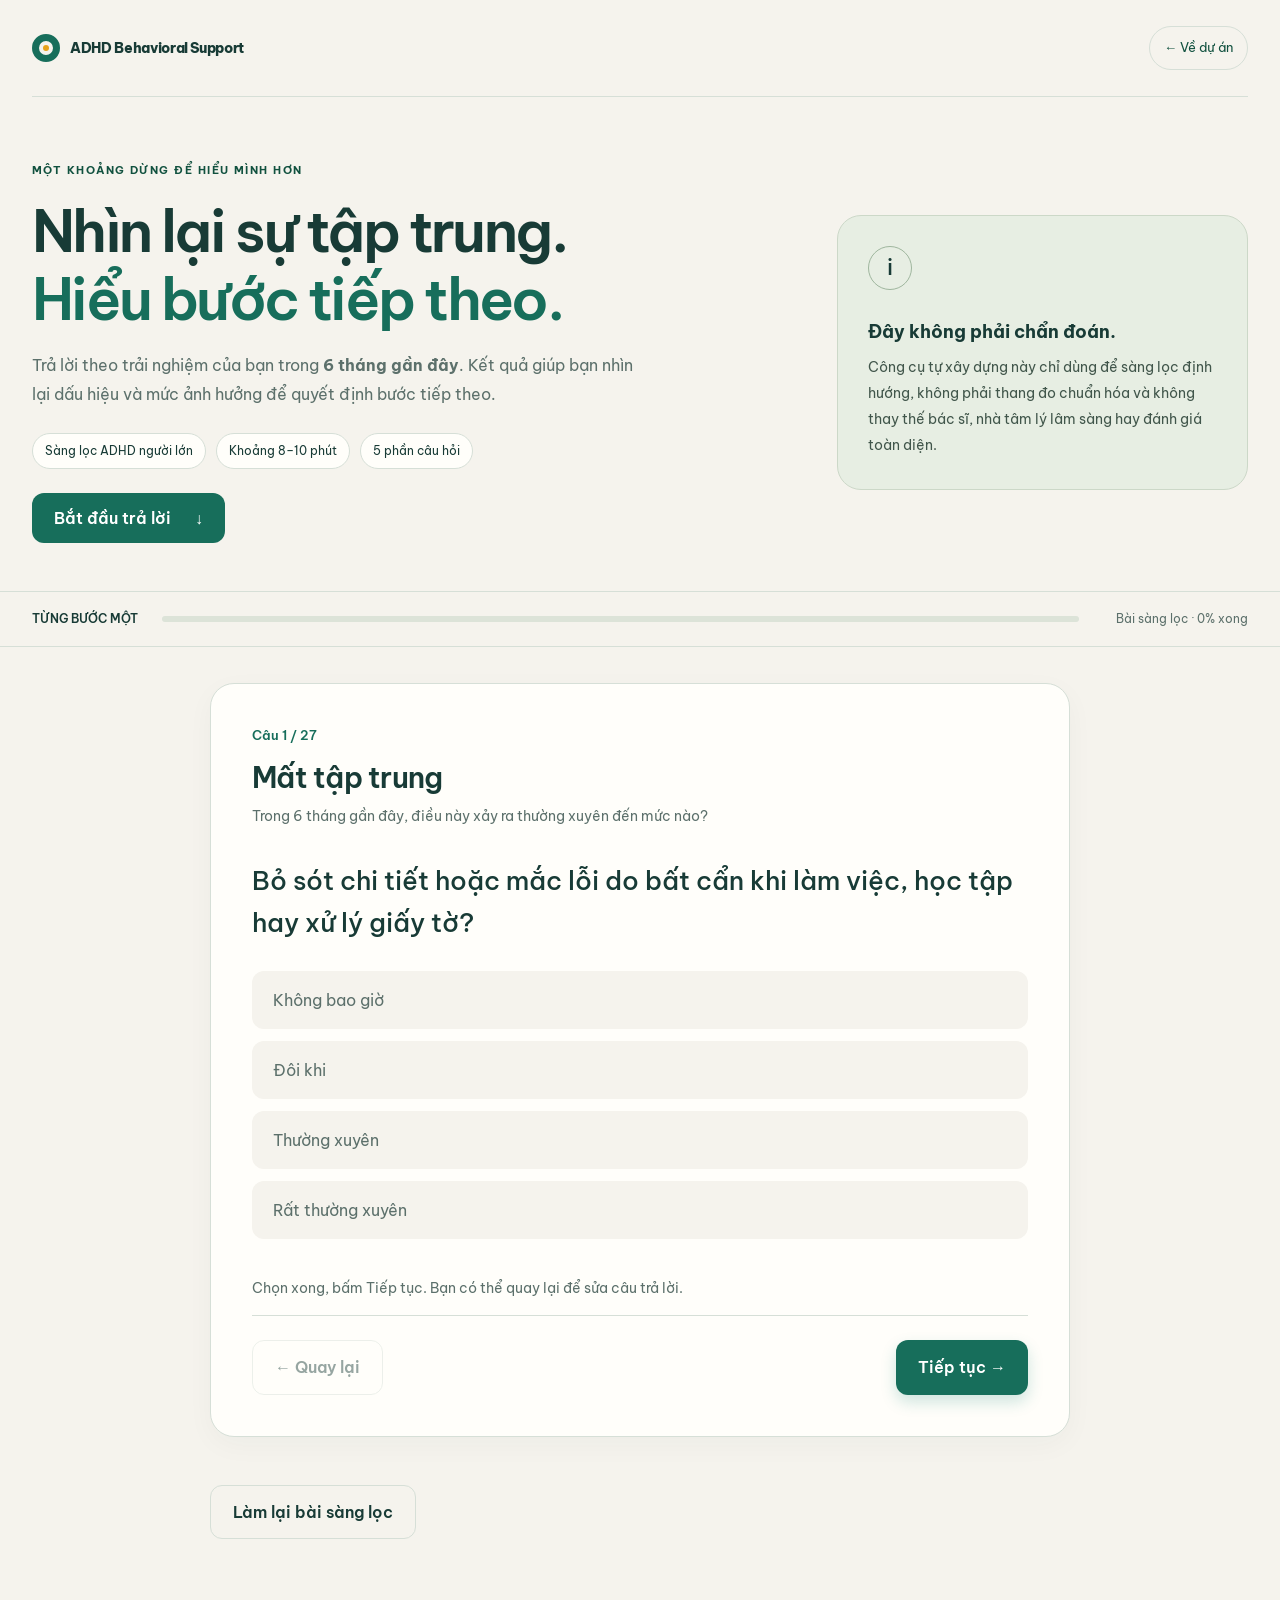
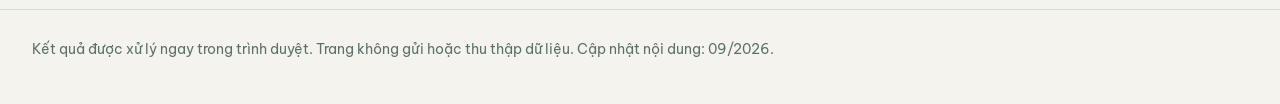
<file: adhd-sang-loc-nguoi-lon.html>
<!doctype html>
<html lang="vi">
<head>
  <meta charset="utf-8">
  <meta name="viewport" content="width=device-width, initial-scale=1">
  <meta name="description" content="Công cụ sàng lọc định hướng dấu hiệu ADHD ở người lớn, chạy offline và không thay thế chẩn đoán chuyên môn.">
  <title>Sàng lọc ADHD người lớn — công cụ định hướng</title>
  <link rel="preconnect" href="https://fonts.googleapis.com">
  <link rel="preconnect" href="https://fonts.gstatic.com" crossorigin>
  <link rel="stylesheet" href="https://fonts.googleapis.com/css2?family=Be+Vietnam+Pro:wght@400;500;600;700;800&amp;display=swap">
  <link rel="icon" type="image/svg+xml" href="data:image/svg+xml,%3Csvg xmlns='http://www.w3.org/2000/svg' viewBox='0 0 64 64'%3E%3Crect width='64' height='64' rx='16' fill='%23142b3b'/%3E%3Ccircle cx='32' cy='32' r='18' fill='none' stroke='%2358d6c7' stroke-width='6'/%3E%3Ccircle cx='32' cy='32' r='5' fill='%23ffd166'/%3E%3C/svg%3E">
  <style>
    :root {
      color-scheme: light;
      --ink: #142b3b;
      --muted: #5b6b76;
      --paper: #f5f8f7;
      --card: #ffffff;
      --line: #d9e3e1;
      --teal: #087f73;
      --teal-dark: #075e56;
      --teal-soft: #e4f5f2;
      --amber: #b66b00;
      --amber-soft: #fff4d6;
      --red: #a33b32;
      --red-soft: #fff0ee;
      --shadow: 0 16px 45px rgba(20, 43, 59, .08);
    }

    * { box-sizing: border-box; }
    html { scroll-behavior: smooth; }
    body {
      margin: 0;
      background: linear-gradient(180deg, #edf6f4 0, var(--paper) 24rem);
      color: var(--ink);
      font: 16px/1.65 system-ui, -apple-system, BlinkMacSystemFont, "Segoe UI", sans-serif;
    }
    button, input { font: inherit; }
    button { cursor: pointer; }
    a { color: var(--teal-dark); }
    .shell { width: min(1120px, calc(100% - 32px)); margin: 0 auto; }

    .topbar {
      display: flex;
      align-items: center;
      justify-content: space-between;
      gap: 16px;
      padding: 22px 0 12px;
    }
    .brand { display: flex; align-items: center; gap: 10px; font-weight: 800; letter-spacing: -.02em; }
    .mark { width: 28px; height: 28px; border: 7px solid var(--teal); border-radius: 50%; position: relative; }
    .mark::after { content: ""; position: absolute; width: 6px; height: 6px; background: #e6a21a; border-radius: 50%; inset: 4px; }
    .privacy { color: var(--muted); font-size: .9rem; }

    .intro {
      display: grid;
      grid-template-columns: 1.4fr .8fr;
      gap: 28px;
      padding: 38px 0 28px;
      align-items: end;
    }
    .eyebrow { margin: 0 0 8px; color: var(--teal-dark); font-weight: 800; text-transform: uppercase; font-size: .78rem; letter-spacing: .12em; }
    h1 { font-size: clamp(2rem, 5vw, 4.15rem); line-height: 1.02; letter-spacing: -.055em; margin: 0 0 18px; max-width: 13ch; }
    .lede { font-size: 1.08rem; color: var(--muted); max-width: 66ch; margin: 0; }
    .notice { background: var(--ink); color: white; padding: 22px; border-radius: 18px; box-shadow: var(--shadow); }
    .notice strong { color: #7ce2d6; display: block; margin-bottom: 5px; }
    .notice p { margin: 0; font-size: .96rem; color: #e6eff2; }

    .progress-wrap { position: sticky; top: 0; z-index: 5; background: rgba(245,248,247,.94); backdrop-filter: blur(12px); border-bottom: 1px solid rgba(217,227,225,.8); }
    .progress-row { display: flex; align-items: center; gap: 14px; padding: 12px 0; }
    .progress-track { height: 8px; background: #dce7e4; border-radius: 999px; flex: 1; overflow: hidden; }
    .progress-bar { height: 100%; width: 0; background: linear-gradient(90deg, var(--teal), #40b8aa); transition: width .25s ease; }
    #progressText { min-width: 76px; color: var(--muted); font-size: .88rem; text-align: right; }

    main { padding: 30px 0 70px; }
    .section { background: var(--card); border: 1px solid var(--line); border-radius: 22px; padding: clamp(20px, 4vw, 38px); margin: 0 0 22px; box-shadow: var(--shadow); }
    .section-head { display: flex; justify-content: space-between; gap: 20px; align-items: start; margin-bottom: 22px; }
    .step { flex: 0 0 auto; display: grid; place-items: center; width: 40px; height: 40px; border-radius: 12px; background: var(--teal-soft); color: var(--teal-dark); font-weight: 900; }
    h2 { margin: 0; font-size: clamp(1.4rem, 3vw, 2rem); letter-spacing: -.03em; line-height: 1.2; }
    h3 { margin: 0 0 7px; font-size: 1.06rem; }
    .hint { color: var(--muted); margin: 6px 0 0; }
    .scale-legend { display: grid; grid-template-columns: repeat(4, 1fr); gap: 8px; padding: 12px; background: #f4f8f7; border-radius: 14px; margin-bottom: 6px; color: var(--muted); font-size: .82rem; text-align: center; }
    .question { border: 0; margin: 0; padding: 21px 0; border-bottom: 1px solid var(--line); min-width: 0; }
    .question:last-child { border-bottom: 0; }
    .question legend { display: block; width: 100%; padding: 0 0 13px; font-weight: 680; line-height: 1.45; }
    .q-number { color: var(--teal); margin-right: 7px; }
    .choices { display: grid; grid-template-columns: repeat(4, minmax(0, 1fr)); gap: 8px; }
    .choice input { position: absolute; opacity: 0; pointer-events: none; }
    .choice span { display: grid; place-items: center; min-height: 46px; padding: 8px 5px; border: 1px solid var(--line); border-radius: 12px; text-align: center; color: var(--muted); transition: .15s ease; }
    .choice input:checked + span { background: var(--teal); border-color: var(--teal); color: white; font-weight: 750; box-shadow: 0 5px 14px rgba(8,127,115,.2); }
    .choice input:focus-visible + span { outline: 3px solid #f0b64d; outline-offset: 2px; }
    .choice:hover span { border-color: var(--teal); }

    .context-grid, .confounders, .tips-grid, .evidence-grid { display: grid; grid-template-columns: repeat(2, minmax(0, 1fr)); gap: 12px; }
    .context-card, .check-card { position: relative; }
    .context-card input, .check-card input { position: absolute; opacity: 0; }
    .context-card span, .check-card span { display: block; min-height: 100%; padding: 15px 16px 15px 46px; border: 1px solid var(--line); border-radius: 14px; color: var(--muted); }
    .context-card span::before, .check-card span::before { content: ""; position: absolute; left: 16px; top: 18px; width: 17px; height: 17px; border: 2px solid #9dafb0; border-radius: 5px; }
    .context-card input:checked + span, .check-card input:checked + span { background: var(--teal-soft); border-color: var(--teal); color: var(--ink); }
    .context-card input:checked + span::before, .check-card input:checked + span::before { background: var(--teal); border-color: var(--teal); box-shadow: inset 0 0 0 3px var(--teal-soft); }
    .context-card input:focus-visible + span, .check-card input:focus-visible + span { outline: 3px solid #f0b64d; outline-offset: 2px; }
    .prompt { margin: 24px 0 12px; font-weight: 750; }
    .yesno { display: flex; gap: 10px; flex-wrap: wrap; }
    .yesno label input { position: absolute; opacity: 0; }
    .yesno label span { display: inline-block; padding: 10px 17px; border: 1px solid var(--line); border-radius: 999px; color: var(--muted); }
    .yesno label input:checked + span { color: white; background: var(--teal); border-color: var(--teal); }
    .yesno label input:focus-visible + span { outline: 3px solid #f0b64d; outline-offset: 2px; }

    .actions { display: flex; flex-wrap: wrap; gap: 10px; align-items: center; margin-top: 26px; }
    .btn { border: 0; border-radius: 12px; padding: 12px 18px; font-weight: 800; }
    .btn-primary { background: var(--teal); color: white; box-shadow: 0 7px 16px rgba(8,127,115,.2); }
    .btn-primary:hover { background: var(--teal-dark); }
    .btn-secondary { background: #edf3f2; color: var(--ink); }
    .btn-outline { background: transparent; color: var(--ink); border: 1px solid var(--line); }
    .error { color: var(--red); font-weight: 700; margin-top: 12px; min-height: 1.5em; }

    .result { display: none; scroll-margin-top: 70px; border: 2px solid var(--teal); }
    .result.visible { display: block; animation: rise .3s ease both; }
    @keyframes rise { from { opacity: 0; transform: translateY(8px); } }
    .result-badge { display: inline-flex; padding: 7px 12px; border-radius: 999px; background: var(--teal-soft); color: var(--teal-dark); font-size: .85rem; font-weight: 850; margin-bottom: 12px; }
    .result h2 { font-size: clamp(1.75rem, 4vw, 2.6rem); }
    .result-summary { font-size: 1.08rem; color: var(--muted); max-width: 75ch; }
    .meters { display: grid; grid-template-columns: 1fr 1fr; gap: 16px; margin: 24px 0; }
    .meter { background: #f4f8f7; padding: 17px; border-radius: 15px; }
    .meter-top { display: flex; justify-content: space-between; gap: 12px; font-weight: 750; }
    .meter-track { height: 9px; border-radius: 999px; background: #dce6e4; margin-top: 12px; overflow: hidden; }
    .meter-fill { height: 100%; background: var(--teal); border-radius: inherit; }
    .result-note { padding: 16px 18px; border-radius: 14px; background: var(--amber-soft); border-left: 5px solid #e8a629; }
    .result-list { padding-left: 20px; }
    .saved-at { color: var(--muted); font-size: .9rem; margin-left: auto; }

    .tips { margin-top: 40px; }
    .tip { padding: 18px; border: 1px solid var(--line); border-radius: 16px; background: var(--card); }
    .tip-number { display: inline-grid; place-items: center; width: 30px; height: 30px; margin-bottom: 12px; border-radius: 9px; background: var(--ink); color: white; font-weight: 800; }
    .tip p { margin: 0; color: var(--muted); }
    .med-warning { margin-top: 16px; padding: 18px; background: var(--red-soft); border: 1px solid #f1c7c2; border-radius: 15px; }
    .plan-section { scroll-margin-top: 72px; }
    .reading-width { max-width: 72ch; }
    .research-note { margin: 22px 0; padding: 18px; background: var(--teal-soft); border-left: 5px solid var(--teal); border-radius: 14px; }
    .research-note p { margin: 6px 0 0; }
    .evidence-grid { grid-template-columns: repeat(3, minmax(0, 1fr)); margin: 22px 0 30px; }
    .evidence-card { padding: 17px; border: 1px solid var(--line); border-radius: 15px; background: #f8fbfa; }
    .evidence-card strong { display: block; margin-bottom: 7px; }
    .evidence-card p { margin: 0; color: var(--muted); font-size: .94rem; }
    .routine-grid { display: grid; grid-template-columns: repeat(2, minmax(0, 1fr)); gap: 12px; margin: 22px 0; }
    .routine-block { padding: 19px; border: 1px solid var(--line); border-radius: 16px; }
    .routine-time { display: inline-block; color: var(--teal-dark); font-size: .8rem; font-weight: 850; text-transform: uppercase; letter-spacing: .08em; margin-bottom: 7px; }
    .routine-block ul, .week-body ul { margin: 8px 0 0; padding-left: 20px; }
    .routine-block li, .week-body li { margin-bottom: 6px; }
    .core-checks { display: grid; gap: 9px; margin: 18px 0; }
    .core-check { position: relative; display: block; }
    .core-check input { position: absolute; opacity: 0; }
    .core-check span { display: block; min-height: 48px; padding: 11px 14px 11px 46px; border: 1px solid var(--line); border-radius: 12px; }
    .core-check span::before { content: ""; position: absolute; left: 16px; top: 14px; width: 18px; height: 18px; border: 2px solid #91a5a4; border-radius: 5px; }
    .core-check input:checked + span { background: var(--teal-soft); border-color: var(--teal); text-decoration: line-through; text-decoration-color: #6f8884; }
    .core-check input:checked + span::before { background: var(--teal); border-color: var(--teal); box-shadow: inset 0 0 0 3px var(--teal-soft); }
    .core-check input:focus-visible + span { outline: 3px solid #f0b64d; outline-offset: 2px; }
    .minimum { padding: 17px 18px; background: var(--amber-soft); border: 1px solid #efd38d; border-radius: 15px; }
    .minimum p { margin: 5px 0 0; }
    .metrics { display: grid; grid-template-columns: repeat(5, 1fr); gap: 8px; margin-top: 18px; }
    .metric-chip { padding: 11px; background: #f4f8f7; border-radius: 11px; color: var(--muted); font-size: .87rem; text-align: center; }
    .roadmap { display: grid; gap: 10px; margin-top: 24px; }
    .roadmap details { border: 1px solid var(--line); border-radius: 15px; background: var(--card); overflow: clip; }
    .roadmap summary { display: flex; align-items: center; gap: 13px; min-height: 60px; padding: 13px 18px; cursor: pointer; list-style: none; }
    .roadmap summary::-webkit-details-marker { display: none; }
    .roadmap summary::after { content: "+"; margin-left: auto; color: var(--teal); font-size: 1.45rem; font-weight: 500; }
    .roadmap details[open] summary::after { content: "−"; }
    .roadmap summary:focus-visible { outline: 3px solid #f0b64d; outline-offset: -3px; }
    .roadmap summary h3 { margin: 0; line-height: 1.35; }
    .week-no { flex: 0 0 auto; display: grid; place-items: center; min-width: 42px; height: 34px; padding: 0 8px; border-radius: 9px; background: var(--teal-soft); color: var(--teal-dark); font-size: .8rem; font-weight: 900; }
    .week-body { padding: 0 20px 20px 75px; color: var(--muted); }
    .week-body strong { color: var(--ink); }
    .week-body p { margin: 4px 0 8px; }
    .next-step { margin-top: 18px; }
    .next-step a { display: inline-block; padding: 10px 14px; border-radius: 11px; background: var(--teal-soft); font-weight: 800; text-decoration: none; }
    .citation { font-size: .88em; white-space: nowrap; }
    .small-note { color: var(--muted); font-size: .9rem; }
    .sources { color: var(--muted); font-size: .9rem; }
    .sources li { margin-bottom: 8px; }
    footer { padding: 28px 0 42px; border-top: 1px solid var(--line); color: var(--muted); font-size: .9rem; }

    @media (max-width: 760px) {
      .intro { grid-template-columns: 1fr; padding-top: 25px; }
      .privacy { display: none; }
      .choices { grid-template-columns: repeat(2, 1fr); }
      .scale-legend { display: none; }
      .context-grid, .confounders, .tips-grid, .meters, .evidence-grid, .routine-grid { grid-template-columns: 1fr; }
      .metrics { grid-template-columns: repeat(2, 1fr); }
      .week-body { padding-left: 20px; }
      .section { border-radius: 17px; }
      .saved-at { width: 100%; margin-left: 0; }
    }
    @media print {
      body { background: white; }
      .topbar, .progress-wrap, form, .self-management, footer, #printBtn, #saveBtn { display: none !important; }
      .intro { display: block; padding: 0 0 20px; }
      .notice { color: black; background: #f1f1f1; box-shadow: none; }
      .notice strong, .notice p { color: black; }
      .result.visible { display: block !important; border: 1px solid #999; box-shadow: none; }
      .shell { width: 100%; }
    }
    @media (prefers-reduced-motion: reduce) { html { scroll-behavior: auto; } * { animation: none !important; transition: none !important; } }
    /* Portfolio-aligned screening presentation. Questionnaire logic stays unchanged. */
    :root{--ink:#183b36;--muted:#5c706b;--paper:#f5f3ed;--card:#fffefa;--line:#d6dfd7;--teal:#176e5b;--teal-dark:#11513f;--teal-soft:#eaf2e9;--shadow:0 8px 28px rgba(24,59,54,.035)}
    body{background:var(--paper);font-family:"Be Vietnam Pro","Segoe UI",sans-serif}
    html{scroll-padding-top:94px}
    :focus-visible{outline:3px solid #b16a21;outline-offset:4px}
    .skip-link{position:absolute;top:-80px;left:16px;z-index:20;background:var(--ink);color:white;padding:14px}
    .skip-link:focus{top:12px}
    .shell{width:min(1240px,calc(100% - 64px))}
    .topbar{padding:26px 0;border-bottom:1px solid var(--line)}
    .brand{font-size:.86rem;letter-spacing:-.025em;text-decoration:none;color:var(--ink)}
    .return-link{font-size:.82rem;text-decoration:none;padding:10px 14px;border:1px solid var(--line);border-radius:30px;min-height:44px;display:inline-flex;align-items:center}
    .return-link:hover{background:var(--teal-soft)}
    .intro{grid-template-columns:1.35fr .75fr;gap:64px;padding:64px 0 48px;align-items:center}
    .eyebrow{font-size:.7rem;letter-spacing:.13em;font-weight:700;margin-bottom:18px}
    h1{font-size:clamp(2.4rem,4.5vw,4.2rem);line-height:1.18;letter-spacing:-.045em;max-width:17ch;font-weight:600}
    h1 em{font-style:normal;color:var(--teal)}
    .lede{font-size:1rem;line-height:1.8;max-width:55ch}
    .intro-facts{display:flex;gap:10px;flex-wrap:wrap;margin:24px 0}
    .intro-facts span{font-size:.76rem;padding:7px 12px;border:1px solid var(--line);border-radius:30px;background:var(--card)}
    .start-link{display:inline-flex;align-items:center;gap:24px;min-height:50px;background:var(--teal);color:white;text-decoration:none;padding:12px 22px;border-radius:12px;font-weight:600}
    .start-link:hover{background:var(--teal-dark)}
    .notice{background:#e7eee3;color:var(--ink);border:1px solid #ccd8c8;padding:30px;border-radius:24px;box-shadow:none;position:relative}
    .notice::before{content:"i";display:grid;place-items:center;width:42px;height:42px;border:1px solid #9fb69e;border-radius:50%;font-size:1.35rem;font-weight:500;margin-bottom:28px}
    .notice strong{color:var(--ink);font-size:1.15rem;line-height:1.5;margin-bottom:10px}
    .notice p{color:#41564b;font-size:.9rem;line-height:1.8}
    .progress-wrap{background:rgba(245,243,237,.97);border-block:1px solid var(--line)}
    .progress-row{padding:17px 0;gap:24px}
    .progress-label{font-size:.76rem;font-weight:600;white-space:nowrap}
    .progress-track{height:6px;background:#dce3d8}
    .progress-bar{background:var(--teal)}
    #progressText{font-size:.76rem;min-width:145px}
    main.shell{display:grid;grid-template-columns:220px minmax(0,1fr);gap:0 40px;padding-top:36px}
    main.shell>form,main.shell>.section,main.shell>.self-management{grid-column:2;min-width:0}
    .form-nav{grid-column:1;grid-row:1 / span 4;align-self:start;position:sticky;top:94px;padding:10px 0}
    .form-nav h2{font-size:.72rem;letter-spacing:.11em;text-transform:uppercase;color:var(--muted);margin-bottom:20px}
    .form-nav a{display:flex;gap:12px;align-items:center;text-decoration:none;min-height:52px;border-radius:12px;padding:10px;margin-bottom:5px;font-size:.82rem;color:var(--ink)}
    .form-nav a:hover,.form-nav a:focus-visible{background:var(--teal-soft)}
    .form-nav a span{color:var(--teal);font-size:.72rem;font-weight:700}
    .nav-note{border-top:1px solid var(--line);padding-top:20px;margin:24px 10px 0;color:var(--muted);font-size:.8rem;line-height:1.8}
    .section{padding:clamp(22px,3.2vw,42px);border-radius:24px;margin-bottom:28px;scroll-margin-top:94px}
    .section-head{padding-bottom:24px;border-bottom:1px solid var(--line);margin-bottom:8px;gap:12px}
    h2{font-size:clamp(1.3rem,2.3vw,1.8rem);line-height:1.35;font-weight:600;letter-spacing:-.025em}
    .hint{font-size:.88rem;line-height:1.75;max-width:56ch}
    .step{width:44px;height:44px;border-radius:50%;font-size:.83rem;font-weight:700}
    .scale-legend{display:none}
    .question{padding:27px 0 29px;margin-top:18px}
    .question legend{font-weight:500;font-size:1rem;line-height:1.8;padding:0;float:left;margin-bottom:18px}
    .question legend+.choices{clear:both}
    .q-number{font-size:.8rem;display:inline-block;min-width:27px;font-weight:700}
    .choice{position:relative;cursor:pointer}
    .choice span{min-height:58px;background:var(--paper);border-color:transparent;border-radius:12px;font-size:.82rem;padding:12px 8px;line-height:1.5}
    .choice input:checked+span{background:var(--teal);border-color:var(--teal);font-weight:600;box-shadow:0 0 0 2px var(--card),0 0 0 3px var(--teal)}
    .context-card,.check-card,.yesno label,.core-check{cursor:pointer}
    .context-card span,.check-card span{background:var(--paper);line-height:1.65;font-size:.9rem}
    .prompt{font-weight:600;line-height:1.7}
    .btn{min-height:50px;font-weight:600;padding:13px 22px}
    .result{border:2px solid var(--teal)}
    .meters .meter{background:var(--teal-soft)}
    .result-summary{line-height:1.8}
    .evidence-grid{grid-template-columns:1fr}
    .evidence-card{background:var(--paper)}
    .sources{box-shadow:none;background:transparent}
    .sources a{overflow-wrap:anywhere}
    @media(max-width:980px){.shell{width:calc(100% - 40px)}.intro{gap:28px}main.shell{grid-template-columns:1fr}.form-nav{position:static;grid-column:1;grid-row:auto;margin-bottom:24px}.form-nav h2,.nav-note{display:none}.form-nav nav{display:flex;flex-wrap:wrap;gap:6px}.form-nav a{margin:0;background:var(--card);border:1px solid var(--line);min-height:44px}.form-nav a span{display:none}main.shell>form,main.shell>.section,main.shell>.self-management{grid-column:1}}
    @media(max-width:760px){.shell{width:calc(100% - 28px)}.topbar{gap:12px;padding:18px 0}.brand{font-size:.72rem;max-width:190px}.mark{flex-shrink:0}.return-link{font-size:.74rem;white-space:nowrap;padding:8px 10px}.intro{grid-template-columns:1fr;padding:36px 0 28px;gap:24px}h1{font-size:clamp(2.1rem,8vw,3.1rem)}.notice{padding:22px}.notice::before{display:none}.progress-label{display:none}.progress-row{gap:14px}#progressText{min-width:136px}.section{border-radius:18px;padding:22px 18px}.question legend{font-size:.94rem}.choice span{min-height:56px}.actions{align-items:stretch}.actions .btn{width:100%}.form-nav a{font-size:.73rem;padding:8px 10px}.intro-facts{gap:6px}.intro-facts span{font-size:.71rem}.routine-grid{grid-template-columns:1fr}}
    @media print{main.shell{display:block}.form-nav,.start-link,.intro-facts,.skip-link{display:none!important}.section{box-shadow:none}.notice::before{display:none}}
    [hidden]{display:none!important}
    main.shell.wizard-layout{display:block;max-width:860px}
    .wizard-layout .form-nav{display:none}
    .wizard-layout:not(.has-result) .self-management,.wizard-layout:not(.has-result) .sources{display:none}
    .wizard-step-label{color:var(--teal);font-size:.8rem;font-weight:600;margin:0 0 12px}
    .wizard-help{color:var(--muted);font-size:.86rem;margin:8px 0 24px}
    .wizard-layout .error:empty{display:none}
    #questionStage .question{margin:0;border:0;padding:8px 0 24px}
    #questionStage legend{font-size:clamp(1.2rem,3vw,1.65rem);line-height:1.6;font-weight:500;margin-bottom:26px}
    #questionStage .q-number{display:none}
    #questionStage .choices{grid-template-columns:1fr;gap:12px}
    #questionStage .choice span{text-align:left;justify-items:start;padding:16px 20px;font-size:1rem}
    #questionStage .yesno{clear:both;display:grid;gap:12px}
    #questionStage .yesno label span{display:block;border-radius:12px;min-height:54px}
    #questionStage .context-grid,#questionStage .confounders{clear:both}
    .wizard-controls{display:flex;justify-content:space-between;gap:12px;border-top:1px solid var(--line);padding-top:24px}
    .wizard-controls .btn{min-width:120px}
    .wizard-controls .btn:disabled{opacity:.45;cursor:default}
    .wizard-reset{margin-top:20px;box-shadow:none}
    @media(max-width:520px){.wizard-controls .btn{min-width:0;flex:1;padding:12px}.wizard-controls{gap:8px}}
    body[data-screen="result"] .intro,body[data-screen="result"] .progress-wrap,body[data-screen="result"] #screeningForm{display:none}
    body[data-screen="result"] main.shell{max-width:1240px}
    .result-grid{display:grid;grid-template-columns:minmax(0,1.55fr) minmax(280px,1fr);gap:28px;align-items:start;margin-top:26px}
    .result-indicators{min-width:0}
    .radar-panel{margin:0;background:var(--teal-soft);padding:20px 14px;border-radius:18px}
    .indicator-table{width:100%;border-collapse:collapse;margin-bottom:24px;font-size:.84rem;table-layout:fixed}
    .indicator-table caption{text-align:left;font-size:1rem;font-weight:700;margin-bottom:12px}
    .indicator-table th,.indicator-table td{text-align:left;padding:12px 8px;border-bottom:1px solid var(--line);vertical-align:top;overflow-wrap:anywhere}
    .indicator-table thead th{background:var(--teal-soft);font-size:.75rem}
    .indicator-table th:first-child{width:38%}
    .indicator-table tbody th{font-weight:500}
    .indicator-table td:nth-child(2),.indicator-table td:nth-child(3){font-variant-numeric:tabular-nums;font-weight:600}
    #impactRadar{display:block;width:100%;max-width:480px;margin:auto;overflow:visible}
    .chart-key{font-size:.76rem;color:var(--muted);line-height:1.8}
    .next-action{background:var(--teal-soft);padding:20px;border-radius:16px;margin:24px 0}
    .next-action p{margin:8px 0 0}
    .result-extra{margin-top:22px;border-top:1px solid var(--line);padding-top:16px}
    @media(max-width:850px){.result-grid{grid-template-columns:1fr}.radar-panel{max-width:480px;width:100%;justify-self:center}.indicator-table th,.indicator-table td{padding:10px 5px}}
    @media print{.result .actions,#saveBtn,#savedAt{display:none!important}.result{font-size:10pt;padding:12px}.result-grid{grid-template-columns:minmax(0,1.55fr) minmax(0,1fr);gap:12px}.indicator-table{font-size:9pt}.indicator-table th,.indicator-table td{padding:6px}.result-extra{break-inside:avoid}#impactRadar{max-width:300px}.intro{display:none!important}}
  </style>
</head>
<body>
  <a class="skip-link" href="#screeningForm">Đi tới câu hỏi</a>
  <header class="shell">
    <div class="topbar">
      <a class="brand" href="adhd-portfolio.html"><span class="mark" aria-hidden="true"></span> ADHD Behavioral Support</a>
      <a class="return-link" href="adhd-portfolio.html">← Về dự án</a>
    </div>
    <div class="intro">
      <div>
        <p class="eyebrow">Một khoảng dừng để hiểu mình hơn</p>
        <h1>Nhìn lại sự tập trung.<br><em>Hiểu bước tiếp theo.</em></h1>
        <p class="lede">Trả lời theo trải nghiệm của bạn trong <strong>6 tháng gần đây</strong>. Kết quả giúp bạn nhìn lại dấu hiệu và mức ảnh hưởng để quyết định bước tiếp theo.</p>
        <div class="intro-facts"><span>Sàng lọc ADHD người lớn</span><span>Khoảng 8–10 phút</span><span>5 phần câu hỏi</span></div>
        <a class="start-link" href="#screeningForm">Bắt đầu trả lời <span aria-hidden="true">↓</span></a>
      </div>
      <aside class="notice" aria-label="Lưu ý quan trọng">
        <strong>Đây không phải chẩn đoán.</strong>
        <p>Công cụ tự xây dựng này chỉ dùng để sàng lọc định hướng, không phải thang đo chuẩn hóa và không thay thế bác sĩ, nhà tâm lý lâm sàng hay đánh giá toàn diện.</p>
      </aside>
    </div>
  </header>

  <div class="progress-wrap">
    <div class="shell progress-row" aria-label="Tiến độ trả lời">
      <span class="progress-label">TỪNG BƯỚC MỘT</span>
      <div class="progress-track"><div class="progress-bar" id="progressBar" role="progressbar" aria-label="Tiến độ bài sàng lọc" aria-valuemin="0" aria-valuemax="100" aria-valuenow="0"></div></div>
      <span id="progressText">Bài sàng lọc · 0% xong</span>
    </div>
  </div>

  <main class="shell">
    <aside class="form-nav" aria-label="Các phần của bài sàng lọc">
      <h2>Nội dung bài làm</h2>
      <nav>
        <a href="#attentionTitle"><span>01</span>Mất tập trung</a>
        <a href="#impulseTitle"><span>02</span>Tăng động &amp; bốc đồng</a>
        <a href="#functionTitle"><span>03</span>Ảnh hưởng cuộc sống</a>
        <a href="#contextTitle"><span>04</span>Thời điểm &amp; bối cảnh</a>
        <a href="#confoundTitle"><span>05</span>Yếu tố khác</a>
      </nav>
      <p class="nav-note">Trả lời theo trải nghiệm thực tế. Bạn có thể quay lại đổi lựa chọn trước khi xem kết quả.</p>
      <p class="nav-note">Câu trả lời được xử lý trên thiết bị. Font được tải từ Google Fonts; khi mất mạng, trang dùng font hệ thống.</p>
    </aside>
    <form id="screeningForm" novalidate>
      <section class="section" aria-labelledby="attentionTitle">
        <div class="section-head"><div><h2 id="attentionTitle">Mất tập trung</h2><p class="hint">Trong 6 tháng gần đây, điều này xảy ra thường xuyên đến mức nào?</p></div><span class="step">01</span></div>
        <div class="scale-legend" aria-hidden="true"><span>Không bao giờ</span><span>Đôi khi</span><span>Thường xuyên</span><span>Rất thường xuyên</span></div>
        <div id="attentionQuestions"></div>
      </section>

      <section class="section" aria-labelledby="impulseTitle">
        <div class="section-head"><div><h2 id="impulseTitle">Tăng động &amp; bốc đồng</h2><p class="hint">Ở người lớn, tăng động có thể biểu hiện thành bồn chồn bên trong hơn là chạy nhảy.</p></div><span class="step">02</span></div>
        <div class="scale-legend" aria-hidden="true"><span>Không bao giờ</span><span>Đôi khi</span><span>Thường xuyên</span><span>Rất thường xuyên</span></div>
        <div id="impulseQuestions"></div>
      </section>

      <section class="section" aria-labelledby="functionTitle">
        <div class="section-head"><div><h2 id="functionTitle">Ảnh hưởng đến cuộc sống</h2><p class="hint">Đánh giá mức các khó khăn trên làm giảm chất lượng hoặc hiệu quả hoạt động của bạn.</p></div><span class="step">03</span></div>
        <div class="scale-legend" aria-hidden="true"><span>Không ảnh hưởng</span><span>Nhẹ</span><span>Vừa</span><span>Nặng</span></div>
        <div id="functionQuestions"></div>
      </section>

      <section class="section" aria-labelledby="contextTitle">
        <div class="section-head"><div><h2 id="contextTitle">Thời điểm &amp; bối cảnh</h2><p class="hint">Hai yếu tố này rất quan trọng khi chuyên gia đánh giá ADHD.</p></div><span class="step">04</span></div>
        <p class="prompt">Bạn có nhớ một số dấu hiệu tương tự đã xuất hiện trước 12 tuổi không?</p>
        <div class="yesno" role="radiogroup" aria-label="Dấu hiệu trước 12 tuổi">
          <label><input type="radio" name="childhood" value="yes" required><span>Có / khá chắc</span></label>
          <label><input type="radio" name="childhood" value="unsure"><span>Không chắc</span></label>
          <label><input type="radio" name="childhood" value="no"><span>Không</span></label>
        </div>
        <p class="prompt">Các dấu hiệu xuất hiện rõ ở những bối cảnh nào? Chọn tất cả phù hợp.</p>
        <div class="context-grid" id="contextGrid">
          <label class="context-card"><input type="checkbox" name="context" value="Công việc / học tập"><span><strong>Công việc / học tập</strong><br>Deadline, cuộc họp, học hoặc làm việc sâu</span></label>
          <label class="context-card"><input type="checkbox" name="context" value="Ở nhà"><span><strong>Ở nhà</strong><br>Việc nhà, hóa đơn, đồ đạc, lịch cá nhân</span></label>
          <label class="context-card"><input type="checkbox" name="context" value="Quan hệ xã hội"><span><strong>Quan hệ xã hội</strong><br>Trò chuyện, hẹn gặp, giữ cam kết</span></label>
          <label class="context-card"><input type="checkbox" name="context" value="Hoạt động khác"><span><strong>Hoạt động khác</strong><br>Lái xe, sở thích, sinh hoạt cộng đồng</span></label>
        </div>
      </section>

      <section class="section" aria-labelledby="confoundTitle">
        <div class="section-head"><div><h2 id="confoundTitle">Điều gì khác có thể ảnh hưởng?</h2><p class="hint">Những yếu tố này có thể tạo ra hoặc làm nặng các triệu chứng giống ADHD. Chọn những điều đáng kể trong 6 tháng gần đây.</p></div><span class="step">05</span></div>
        <div class="confounders" id="confounders">
          <label class="check-card"><input type="checkbox" name="confounder" value="Thiếu ngủ hoặc lịch ngủ thất thường"><span>Thiếu ngủ hoặc lịch ngủ thất thường</span></label>
          <label class="check-card"><input type="checkbox" name="confounder" value="Lo âu kéo dài"><span>Lo âu kéo dài</span></label>
          <label class="check-card"><input type="checkbox" name="confounder" value="Buồn chán, mất hứng thú hoặc trầm cảm"><span>Buồn chán, mất hứng thú hoặc trầm cảm</span></label>
          <label class="check-card"><input type="checkbox" name="confounder" value="Stress hoặc biến cố lớn"><span>Stress hoặc biến cố lớn</span></label>
          <label class="check-card"><input type="checkbox" name="confounder" value="Dùng nhiều caffeine, nicotine hoặc chất kích thích"><span>Dùng nhiều caffeine, nicotine hoặc chất kích thích</span></label>
          <label class="check-card"><input type="checkbox" name="confounder" value="Thuốc hoặc thay đổi thuốc gần đây"><span>Thuốc hoặc thay đổi thuốc gần đây</span></label>
          <label class="check-card"><input type="checkbox" name="confounder" value="Rượu hoặc chất khác"><span>Rượu hoặc chất khác</span></label>
          <label class="check-card"><input type="checkbox" name="confounder" value="Vấn đề sức khỏe thể chất"><span>Vấn đề sức khỏe thể chất</span></label>
        </div>

        <div class="actions">
          <button class="btn btn-primary" type="submit">Xem kết quả định hướng →</button>
          <button class="btn btn-outline" type="button" id="resetBtn">Làm lại bài sàng lọc</button>
        </div>
        <div class="error" id="formError" role="alert"></div>
      </section>
    </form>

    <section class="section result" id="result" aria-labelledby="resultTitle">
      <span class="result-badge">Nhận định sàng lọc sơ bộ</span>
      <h2 id="resultTitle" tabindex="-1"></h2>
      <p class="result-summary" id="resultSummary"></p>
      <div class="result-grid">
        <div class="result-indicators">
          <table class="indicator-table"><caption>Bảng chỉ số tổng hợp</caption>
            <thead><tr><th scope="col">Chỉ số</th><th scope="col">Điểm</th><th scope="col">% thang điểm</th><th scope="col">Diễn giải</th></tr></thead>
            <tbody id="summaryIndicators"></tbody>
          </table>
          <table class="indicator-table"><caption>Ảnh hưởng trong 6 lĩnh vực</caption>
            <thead><tr><th scope="col">Lĩnh vực</th><th scope="col">Điểm</th><th scope="col">% thang điểm</th><th scope="col">Mức ảnh hưởng</th></tr></thead>
            <tbody id="impactValues"></tbody>
          </table>
          <p class="chart-key">% = điểm đã chọn / điểm tối đa × 100, làm tròn. Không phải xác suất mắc ADHD.</p>
        </div>
      <aside class="radar-panel" aria-label="Biểu đồ tổng quan">
        <h3>Góc nhìn tổng quan</h3>
        <p class="small-note">Càng xa tâm, mức ảnh hưởng bạn tự báo cáo càng cao. Đây không phải % mắc ADHD.</p>
        <svg id="impactRadar" viewBox="0 0 480 390" role="img" aria-labelledby="radarTitle radarDesc"></svg>
        <p class="chart-key">Không ảnh hưởng: 0% · Nhẹ: 33% · Vừa: 67% · Nặng: 100%</p>
      </aside>
      </div>
      <div class="next-action"><h3>Một bước tiếp theo</h3><p id="nextAction"></p></div>
      <p class="small-note">Bộ câu hỏi tự xây dựng, chưa chuẩn hóa. Kết quả không xác nhận hoặc loại trừ ADHD.</p>
      <div class="actions">
        <button class="btn btn-primary" type="button" id="printBtn">In / lưu bản tổng kết PDF</button>
        <button class="btn btn-outline" type="button" id="editAnswers">Sửa câu trả lời</button>
      </div>
      <div class="result-extra"><h3>Bối cảnh cần lưu ý</h3>
        <ul class="result-list" id="resultDetails"></ul>
        <button class="btn btn-outline" type="button" id="saveBtn">Lưu kết quả trên thiết bị</button>
        <span class="saved-at" id="savedAt" role="status"></span>
      </div>
    </section>
  </main>

  <footer><div class="shell">Kết quả được xử lý ngay trong trình duyệt. Trang không gửi hoặc thu thập dữ liệu. Cập nhật nội dung: 09/2026.</div></footer>

  <script>
    const attentionItems = [
      "Bỏ sót chi tiết hoặc mắc lỗi do bất cẩn khi làm việc, học tập hay xử lý giấy tờ?",
      "Khó duy trì chú ý trong cuộc họp, khi đọc, trò chuyện hoặc làm việc kéo dài?",
      "Có vẻ không lắng nghe dù người khác đang nói trực tiếp với bạn?",
      "Bắt đầu nhưng khó làm theo đến cùng hoặc thường bỏ dở công việc?",
      "Khó sắp xếp thứ tự, thời gian, vật dụng hoặc deadline?",
      "Né tránh hoặc trì hoãn việc cần tập trung trí óc lâu?",
      "Hay làm mất hoặc mất thời gian tìm chìa khóa, điện thoại, tài liệu hay vật dụng cần thiết?",
      "Dễ bị âm thanh, thông báo, suy nghĩ khác hoặc hoạt động xung quanh kéo chú ý đi?",
      "Hay quên lịch hẹn, hóa đơn, việc nhà hoặc việc đã hứa?"
    ];
    const impulseItems = [
      "Bồn chồn, rung chân, gõ tay hoặc khó giữ cơ thể yên?",
      "Khó ngồi yên khi hoàn cảnh mong đợi bạn ngồi lâu?",
      "Cảm thấy bứt rứt bên trong hoặc luôn cần phải làm gì đó?",
      "Khó thư giãn hoặc thực hiện hoạt động giải trí một cách yên tĩnh?",
      "Thường hoạt động liên tục như thể khó 'tắt máy' hoặc chậm lại?",
      "Nói nhiều hơn dự định hoặc khó dừng khi đang nói?",
      "Trả lời, nói chen hoặc hành động trước khi người khác kết thúc?",
      "Khó chờ đến lượt, xếp hàng hoặc chịu được trì hoãn?",
      "Ngắt lời, xen vào việc của người khác hoặc quyết định bốc đồng gây hậu quả?"
    ];
    const functionItems = [
      "Công việc hoặc học tập (hiệu suất, deadline, sai sót)",
      "Quản lý nhà cửa, tiền bạc và việc hành chính",
      "Quan hệ với gia đình, bạn bè hoặc đồng nghiệp",
      "Chăm sóc bản thân, sức khỏe và thói quen hằng ngày",
      "Lái xe, an toàn hoặc kiểm soát hành vi bốc đồng",
      "Cảm nhận về bản thân, căng thẳng và kiệt sức do phải bù trừ"
    ];
    const symptomLabels = ["Không bao giờ", "Đôi khi", "Thường xuyên", "Rất thường xuyên"];
    const functionLabels = ["Không ảnh hưởng", "Nhẹ", "Vừa", "Nặng"];
    const form = document.getElementById("screeningForm");

    function renderQuestions(targetId, items, prefix, labels) {
      document.getElementById(targetId).innerHTML = items.map((item, i) => `
        <fieldset class="question">
          <legend><span class="q-number">${String(i + 1).padStart(2, "0")}</span>${item}</legend>
          <div class="choices">${labels.map((label, score) => `
            <label class="choice"><input type="radio" name="${prefix}${i}" value="${score}" required><span>${label}</span></label>
          `).join("")}</div>
        </fieldset>`).join("");
    }

    renderQuestions("attentionQuestions", attentionItems, "a", symptomLabels);
    renderQuestions("impulseQuestions", impulseItems, "h", symptomLabels);
    renderQuestions("functionQuestions", functionItems, "f", functionLabels);

    const requiredGroups = [...attentionItems.map((_, i) => `a${i}`), ...impulseItems.map((_, i) => `h${i}`), ...functionItems.map((_, i) => `f${i}`), "childhood"];

    // Move existing inputs into a single-question flow; preserve names and values for scoring.
    const originalSections = [...form.children];
    const steps = [];
    const addSteps = (containerId, title, hint) => {
      document.querySelectorAll(`#${containerId} .question`).forEach(node => {
        steps.push({ node, title, hint, name: node.querySelector('input').name });
      });
    };
    addSteps('attentionQuestions', 'Mất tập trung', 'Trong 6 tháng gần đây, điều này xảy ra thường xuyên đến mức nào?');
    addSteps('impulseQuestions', 'Tăng động & bốc đồng', 'Trong 6 tháng gần đây, điều này xảy ra thường xuyên đến mức nào?');
    addSteps('functionQuestions', 'Ảnh hưởng đến cuộc sống', 'Các khó khăn trên ảnh hưởng đến phần này của cuộc sống ở mức nào?');
    const wrapQuestion = (inputContainer, title, name, hint, optional = false) => {
      const node = document.createElement('fieldset');
      node.className = 'question';
      const legend = document.createElement('legend');
      legend.textContent = title;
      node.append(legend, inputContainer);
      steps.push({ node, title: 'Thời điểm & bối cảnh', name, hint, optional });
    };
    const childhood = form.querySelector('.yesno');
    wrapQuestion(childhood, childhood.previousElementSibling.textContent, 'childhood', 'Chọn câu trả lời phù hợp nhất. Không chắc cũng là một câu trả lời.');
    const contexts = document.getElementById('contextGrid');
    wrapQuestion(contexts, contexts.previousElementSibling.textContent, 'context', 'Có thể chọn nhiều bối cảnh. Chọn ít nhất một để tiếp tục.');
    wrapQuestion(document.getElementById('confounders'), document.getElementById('confoundTitle').textContent, 'confounder', 'Chọn những yếu tố đáng kể trong 6 tháng gần đây. Có thể bỏ qua nếu không có mục phù hợp.', true);
    steps[steps.length - 1].title = 'Yếu tố khác';
    const wizard = document.createElement('section');
    wizard.className = 'section';
    wizard.setAttribute('aria-label', 'Trả lời từng câu hỏi');
    wizard.innerHTML = `<p class="wizard-step-label" id="stepLabel" aria-live="polite"></p>
      <h2 id="stepTitle"></h2><p class="wizard-help" id="stepHelp"></p>
      <div id="questionStage"></div><p class="small-note">Chọn xong, bấm Tiếp tục. Bạn có thể quay lại để sửa câu trả lời.</p><div id="wizardError" class="error" role="alert"></div>
      <div class="wizard-controls"><button class="btn btn-outline" type="button" id="previousQuestion">← Quay lại</button>
      <button class="btn btn-primary" type="submit" id="nextQuestion">Tiếp tục →</button></div>`;
    form.prepend(wizard);
    const stage = document.getElementById('questionStage');
    steps.forEach(step => {
      step.node.hidden = true;
      step.node.querySelector('legend').tabIndex = -1;
      stage.append(step.node);
    });
    wizard.append(document.getElementById('formError'));
    const resetButton = document.getElementById('resetBtn');
    resetButton.classList.add('wizard-reset');
    form.append(resetButton);
    originalSections.forEach(section => section.hidden = true);
    const main = form.closest('main');
    main.classList.add('wizard-layout');
    let currentStep = 0;
    function showStep(index, focus = true) {
      currentStep = index;
      steps.forEach((step, i) => step.node.hidden = i !== index);
      document.getElementById('stepLabel').textContent = `Câu ${index + 1} / ${steps.length}`;
      document.getElementById('stepTitle').textContent = steps[index].title;
      document.getElementById('stepHelp').textContent = steps[index].hint;
      document.getElementById('previousQuestion').disabled = index === 0;
      document.getElementById('nextQuestion').textContent = index === steps.length - 1 ? 'Xem kết quả →' : 'Tiếp tục →';
      document.getElementById('wizardError').textContent = '';
      if (focus) steps[index].node.querySelector('legend').focus();
    }
    document.getElementById('previousQuestion').addEventListener('click', () => {
      if (currentStep > 0) showStep(currentStep - 1);
    });
    form.addEventListener('change', () => {
      document.getElementById('wizardError').textContent = '';
      document.getElementById('result').classList.remove('visible');
      main.classList.remove('has-result');
    });
    showStep(0, false);

    function updateProgress() {
      const answered = requiredGroups.filter(name => form.querySelector(`input[name="${name}"]:checked`)).length;
      const contextsDone = form.querySelectorAll('input[name="context"]:checked').length > 0 ? 1 : 0;
      const total = requiredGroups.length + 1;
      const percent = Math.round(((answered + contextsDone) / total) * 100);
      document.getElementById("progressBar").style.width = `${percent}%`;
      document.getElementById("progressBar").setAttribute("aria-valuenow", String(percent));
      document.getElementById("progressText").textContent = `Bài sàng lọc · ${percent}% xong`;
    }

    form.addEventListener("change", updateProgress);

    function sumGroup(prefix, count) {
      return Array.from({ length: count }, (_, i) => Number(form.querySelector(`input[name="${prefix}${i}"]:checked`).value)).reduce((a, b) => a + b, 0);
    }

    function countFrequent(prefix, count) {
      return Array.from({ length: count }, (_, i) => Number(form.querySelector(`input[name="${prefix}${i}"]:checked`).value) >= 2).filter(Boolean).length;
    }

    function level(value, medium, high, words) {
      return value >= high ? words[2] : value >= medium ? words[1] : words[0];
    }

    const impactLabels = ['Công việc / học tập', 'Nhà cửa / tài chính', 'Quan hệ', 'Chăm sóc bản thân', 'An toàn / bốc đồng', 'Căng thẳng / kiệt sức'];
    function impactPercent(score) { return Math.round(score / 3 * 100); }
    function radarPoint(index, ratio) {
      const angle = -Math.PI / 2 + index * Math.PI / 3;
      return [240 + Math.cos(angle) * 130 * ratio, 190 + Math.sin(angle) * 130 * ratio];
    }
    function renderRadar(scores) {
      const percentages = scores.map(impactPercent);
      const ring = ratio => scores.map((_, i) => radarPoint(i, ratio).join(',')).join(' ');
      let svg = '<title id="radarTitle">Mức ảnh hưởng tự báo cáo trong sáu lĩnh vực</title><desc id="radarDesc">Từ 0% không ảnh hưởng đến 100% nặng. Không phải xác suất ADHD. Giá trị cụ thể được liệt kê bên dưới.</desc>';
      [1/3, 2/3, 1].forEach(ratio => {
        svg += `<polygon points="${ring(ratio)}" fill="none" stroke="#bbcbbf" stroke-width="1"/>`;
      });
      scores.forEach((score, i) => {
        const [x,y] = radarPoint(i, 1);
        svg += `<path d="M240 190 L${x} ${y}" stroke="#bbcbbf"/>`;
        const [lx,ly] = radarPoint(i, 1.32);
        svg += `<text x="${lx}" y="${ly}" text-anchor="middle" dominant-baseline="middle" fill="#183b36" font-size="15" font-weight="600">${i+1} · ${percentages[i]}%</text>`;
      });
      svg += `<polygon points="${scores.map((score,i) => radarPoint(i, score / 3).join(',')).join(' ')}" fill="#176e5b" fill-opacity=".17" stroke="#176e5b" stroke-width="2.5"/>`;
      scores.forEach((score,i) => {
        const [x,y] = radarPoint(i, score / 3);
        svg += `<circle cx="${x}" cy="${y}" r="4" fill="#176e5b"/>`;
      });
      svg += '<text x="249" y="187" fill="#5c706b" font-size="11">0</text>';
      document.getElementById('impactRadar').innerHTML = svg;
      document.getElementById('impactValues').innerHTML = impactLabels.map((label,i) => `<tr><th scope="row">${i+1}. ${label}</th><td>${scores[i]}/3</td><td>${percentages[i]}%</td><td>${functionLabels[scores[i]]}</td></tr>`).join('');
      return percentages;
    }
    function showResultScreen() {
      document.body.dataset.screen = 'result';
      document.getElementById('result').classList.add('visible');
      document.getElementById('resultTitle').focus();
      window.scrollTo({top:0, behavior:'instant'});
    }
    document.getElementById('editAnswers').addEventListener('click', () => {
      document.body.dataset.screen = 'questions';
      document.getElementById('result').classList.remove('visible');
      showStep(0);
    });

    form.addEventListener("submit", event => {
      event.preventDefault();
      const step = steps[currentStep];
      if (!step.optional && !step.node.querySelector('input:checked')) {
        document.getElementById('wizardError').textContent = 'Chọn một câu trả lời để tiếp tục.';
        step.node.querySelector('input').focus();
        return;
      }
      if (currentStep < steps.length - 1) {
        showStep(currentStep + 1);
        return;
      }
      const missing = requiredGroups.filter(name => !form.querySelector(`input[name="${name}"]:checked`));
      const contexts = [...form.querySelectorAll('input[name="context"]:checked')].map(input => input.value);
      const error = document.getElementById("formError");
      if (missing.length || contexts.length === 0) {
        error.textContent = `Vui lòng trả lời đủ câu hỏi và chọn ít nhất 1 bối cảnh. Còn thiếu ${missing.length + (contexts.length === 0 ? 1 : 0)} mục.`;
        const firstMissing = missing.length ? form.querySelector(`input[name="${missing[0]}"]`) : form.querySelector('input[name="context"]');
        const missingStep = steps.findIndex(item => item.node.contains(firstMissing));
        if (missingStep >= 0) showStep(missingStep);
        firstMissing?.focus();
        firstMissing?.closest(".section")?.scrollIntoView({ behavior: "smooth", block: "start" });
        return;
      }
      error.textContent = "";
      const attention = sumGroup("a", attentionItems.length);
      const impulse = sumGroup("h", impulseItems.length);
      const symptoms = attention + impulse;
      const frequentAttention = countFrequent("a", attentionItems.length);
      const frequentImpulse = countFrequent("h", impulseItems.length);
      const functional = sumGroup("f", functionItems.length);
      const affectedDomains = Array.from({ length: functionItems.length }, (_, i) => Number(form.querySelector(`input[name="f${i}"]:checked`).value) >= 2).filter(Boolean).length;
      const childhood = form.querySelector('input[name="childhood"]:checked').value;
      const confounders = [...form.querySelectorAll('input[name="confounder"]:checked')].map(input => input.value);
      const symptomBand = level(symptoms, 18, 30, ["Ít", "Vừa", "Nhiều"]);
      const functionBand = level(functional, 6, 12, ["Ít", "Đáng kể", "Cao"]);
      const indicators = [
        ['Mất tập trung', attention, 27, `${frequentAttention}/9 mục thường xuyên`],
        ['Tăng động / bốc đồng', impulse, 27, `${frequentImpulse}/9 mục thường xuyên`],
        ['Tổng dấu hiệu', symptoms, 54, symptomBand],
        ['Tổng ảnh hưởng', functional, 18, functionBand]
      ];
      document.getElementById('summaryIndicators').innerHTML = indicators.map(([label, score, max, description]) => `<tr><th scope="row">${label}</th><td>${score}/${max}</td><td>${Math.round(score/max*100)}%</td><td>${description}</td></tr>`).join('');

      let outcome = "Ít dấu hiệu";
      if ((symptoms >= 30 && functional >= 6) || functional >= 12 || (affectedDomains >= 2 && symptoms >= 24)) {
        outcome = "Nên đi đánh giá chuyên môn sớm";
      } else if (symptoms >= 18 || functional >= 6 || affectedDomains >= 1) {
        outcome = "Nên theo dõi";
      }

      const contextNote = contexts.length >= 2
        ? `Dấu hiệu được ghi nhận ở ${contexts.length} bối cảnh, phù hợp với một yếu tố mà chuyên gia sẽ xem xét.`
        : "Bạn chỉ chọn 1 bối cảnh; biểu hiện ở ít nhất 2 bối cảnh là một yếu tố quan trọng khi đánh giá ADHD.";
      const childhoodNote = childhood === "yes"
        ? "Bạn nhớ có dấu hiệu trước 12 tuổi; chuyên gia có thể hỏi thêm học bạ hoặc người thân nếu phù hợp."
        : childhood === "unsure"
          ? "Bạn không chắc về dấu hiệu trước 12 tuổi; điều này khá thường gặp và cần được khai thác kỹ khi đánh giá."
          : "Bạn không nhớ dấu hiệu trước 12 tuổi; khởi phát từ thời thơ ấu là tiêu chí quan trọng, nên cần cân nhắc kỹ nguyên nhân khác.";
      const confounderNote = confounders.length
        ? `Bạn chọn ${confounders.length} yếu tố có thể gây nhiễu. Hãy nêu chúng khi trao đổi với chuyên gia.`
        : "Bạn không chọn yếu tố gây nhiễu nào trong danh sách; điều này không loại trừ các nguyên nhân khác.";

      document.getElementById("resultTitle").textContent = outcome;
      const impactScores = functionItems.map((_,i) => Number(form.querySelector(`input[name="f${i}"]:checked`).value));
      const impactPercentages = renderRadar(impactScores);
      const maximum = Math.max(...impactScores);
      const highest = impactLabels.filter((_,i) => impactScores[i] === maximum);
      document.getElementById('resultSummary').textContent = maximum === 0
        ? 'Bạn chưa ghi nhận ảnh hưởng trong 6 lĩnh vực được hỏi.'
        : highest.length === 6
          ? 'Bạn ghi nhận cùng một mức ảnh hưởng ở cả 6 lĩnh vực.'
          : `Ảnh hưởng nổi bật: ${highest.slice(0,2).join(' và ')}${highest.length > 2 ? `, cùng ${highest.length-2} lĩnh vực khác` : ''}.`;
      document.getElementById('nextAction').textContent = outcome === 'Nên đi đánh giá chuyên môn sớm'
        ? 'Mang bản tổng kết này đến trao đổi với chuyên gia để được đánh giá đầy đủ.'
        : outcome === 'Nên theo dõi'
          ? 'Ghi lại một tình huống gây khó khăn để trao đổi với chuyên gia nếu ảnh hưởng kéo dài.'
          : 'Nếu bạn vẫn thấy khó khăn rõ hoặc lo ngại về an toàn, hãy trao đổi với chuyên gia dù điểm thấp.';
      document.getElementById("resultDetails").innerHTML = `
        <li>${contextNote} Đã chọn: ${contexts.join(', ')}.</li><li>${childhoodNote}</li><li>${confounderNote}${confounders.length ? ` Đã chọn: ${confounders.join(', ')}.` : ''}</li>`;
      const result = document.getElementById("result");
      result.dataset.summary = JSON.stringify({ outcome, symptoms, symptomBand, functional, functionBand, impactScores, impactPercentages, impactLabels, contexts, childhood, confounders, date: new Date().toISOString() });
      result.classList.add("visible");
      main.classList.add('has-result');
      document.getElementById("savedAt").textContent = "";
      showResultScreen();
    });

    document.getElementById("saveBtn").addEventListener("click", () => {
      const result = document.getElementById("result");
      if (!result.dataset.summary) return;
      localStorage.setItem("adultAdhdScreeningResult", result.dataset.summary);
      document.getElementById("savedAt").textContent = `Đã lưu lúc ${new Date().toLocaleTimeString("vi-VN", { hour: "2-digit", minute: "2-digit" })}`;
    });
    document.getElementById("printBtn").addEventListener("click", () => window.print());
    document.getElementById("resetBtn").addEventListener("click", () => {
      if (!confirm("Xóa toàn bộ câu trả lời và làm lại bài sàng lọc?")) return;
      form.reset();
      document.body.dataset.screen = 'questions';
      document.getElementById("result").classList.remove("visible");
      document.getElementById("formError").textContent = "";
      main.classList.remove('has-result');
      delete document.getElementById('result').dataset.summary;
      showStep(0);
      updateProgress();
      window.scrollTo({ top: 0, behavior: "smooth" });
    });
    updateProgress();
  </script>
</body>
</html>
</file>
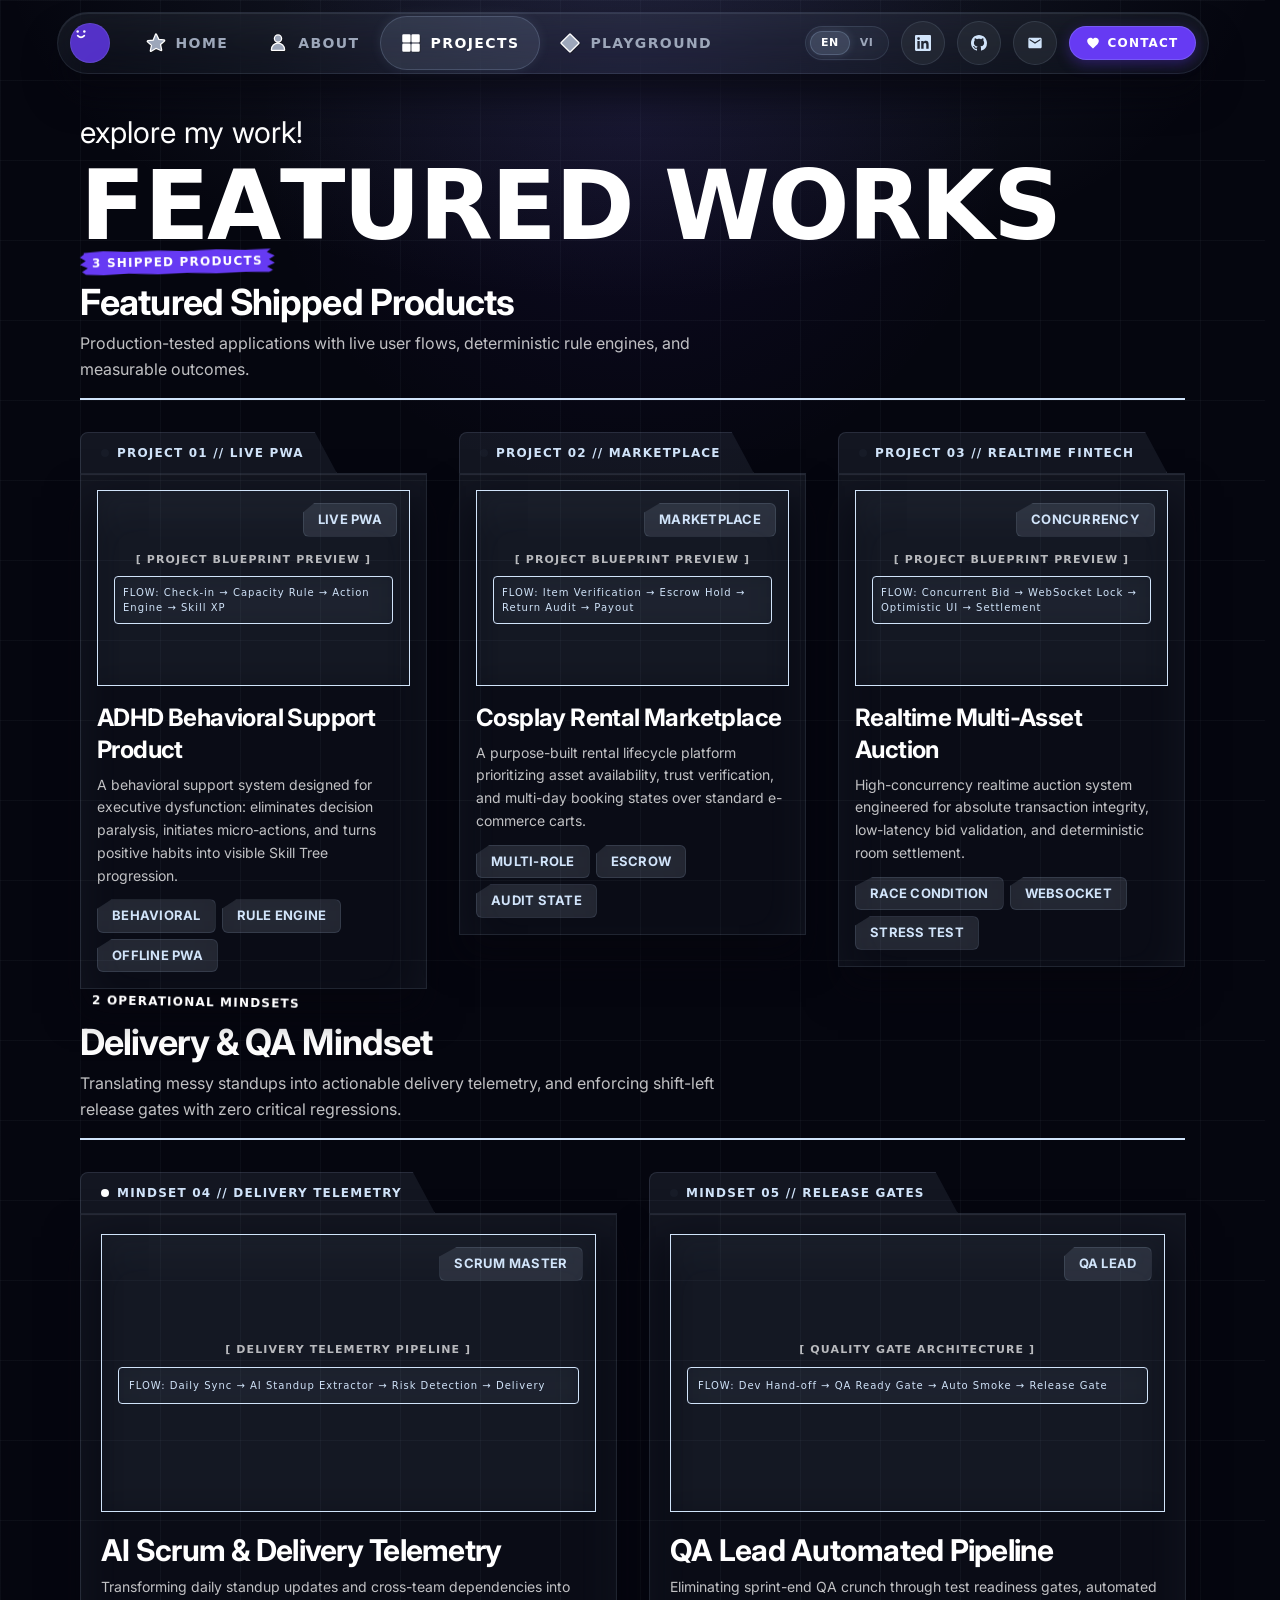
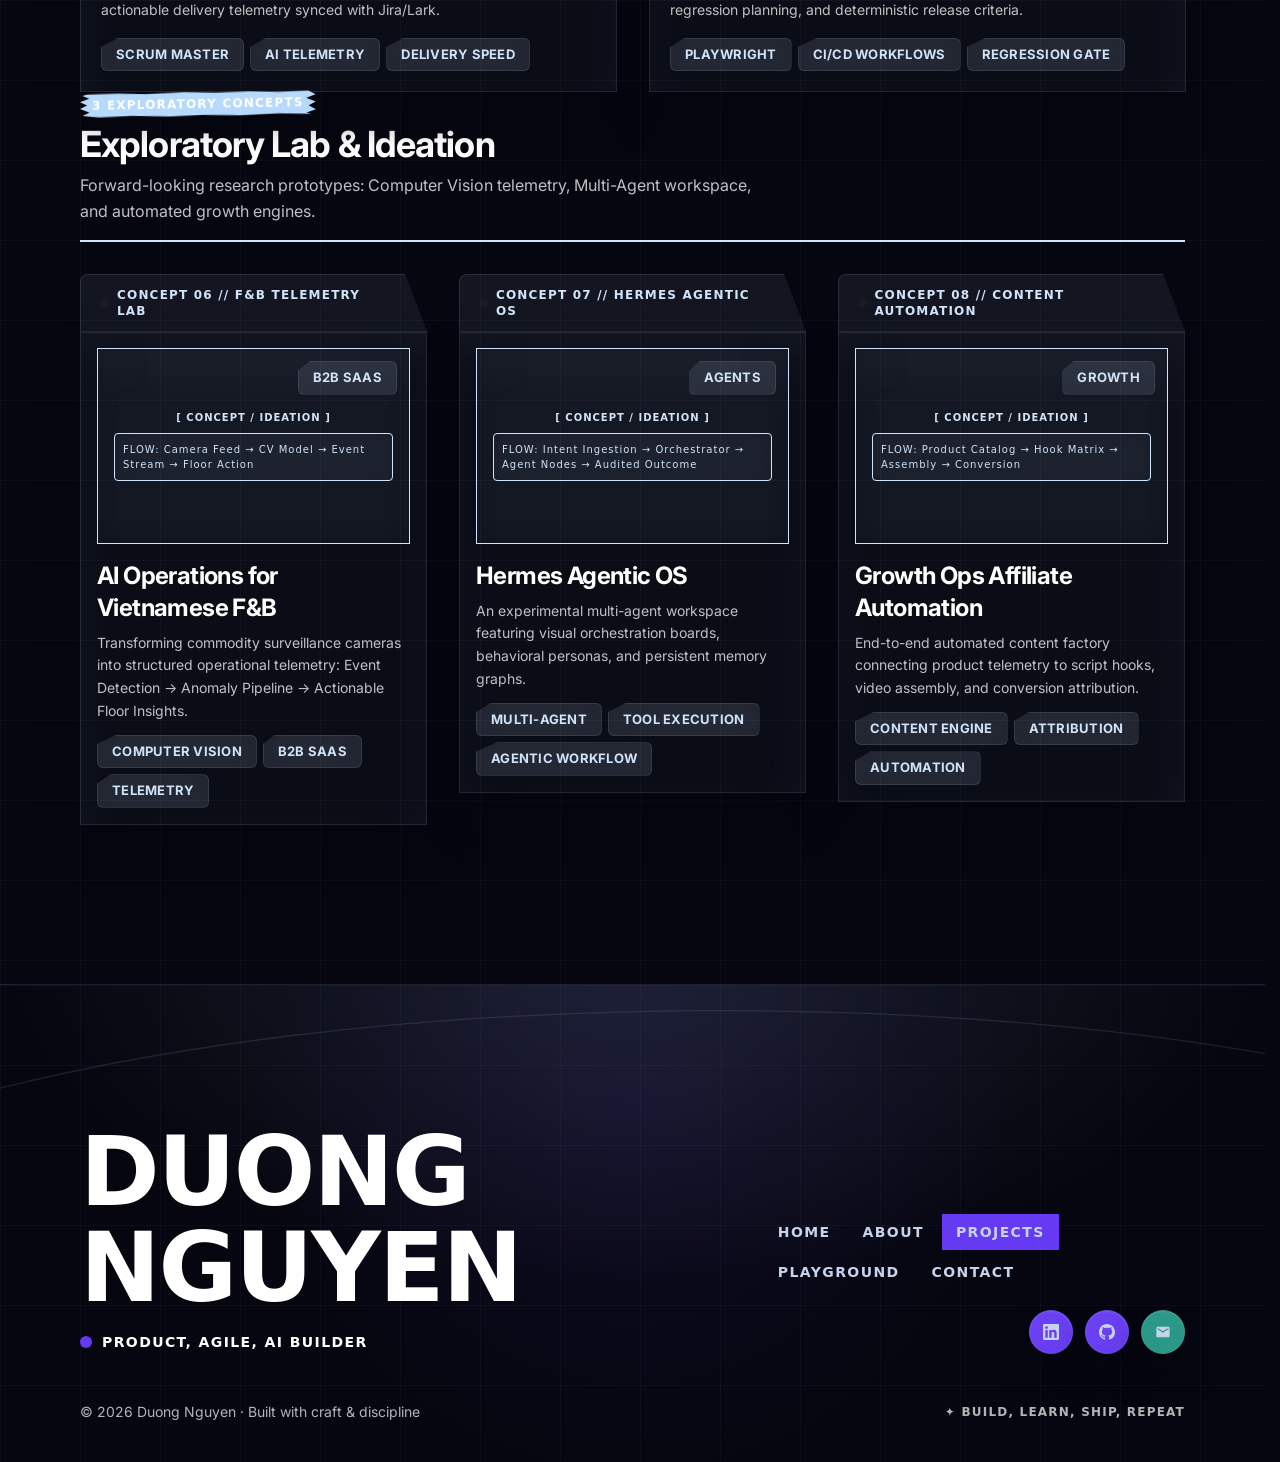
<file: case-studies.html>
<!DOCTYPE html>
<html lang="en">
<head>
  <meta charset="utf-8">
  <meta name="viewport" content="width=device-width, initial-scale=1, viewport-fit=cover">
  <title>Projects & Case Studies | Duong Nguyen</title>
  <meta name="description" content="Featured Works & Case Studies by Duong Nguyen - Product Builder, Agile Coordinator & AI Builder.">

  <!-- Google Fonts: Patrick Hand & Caveat for Vietnamese handwriting, Handjet, DM Mono, Inter -->
  <link rel="preconnect" href="https://fonts.googleapis.com">
  <link rel="preconnect" href="https://fonts.gstatic.com" crossorigin>
  <link href="https://fonts.googleapis.com/css2?family=Caveat:wght@500;600;700&family=DM+Mono:ital,wght@0,300;0,400;0,500;1,400&family=Handjet:wght@400..900&family=Inter:wght@300;400;500;600;700;800&family=Patrick+Hand&display=swap" rel="stylesheet">
  <link rel="preload" href="fonts/handjet.woff2" as="font" type="font/woff2" crossorigin>

  <link rel="stylesheet" href="styles.css">
</head>
<body class="t-creative-artsy t-authkit bg-[var(--ca-surface)] text-[var(--ca-ink)] antialiased selection:bg-[var(--ca-yellow)] selection:text-[var(--ca-ink)]">

  <!-- ==========================================================================
       SITE HEADER
       ========================================================================== -->
  <header class="sticky top-0 z-50 px-3 pt-3 sm:px-6">
    <div class="mx-auto flex max-w-6xl items-center justify-between border-2 border-[var(--ca-ink)] bg-white px-3 shadow-[2.5px_2.5px_0_rgba(25,21,16,0.35)] rounded-full">
      <div class="flex items-center gap-4">
        <!-- Pink Smiley Vector Logo with Animated Blinking Eyes -->
        <a aria-label="Home" class="flex h-10 w-10 shrink-0 items-center justify-center rounded-full border-2 border-white shadow-[1.5px_1.5px_0_rgba(25,21,16,0.25)] transition-transform duration-200 hover:rotate-12 hover-wiggle" style="background-color:var(--ca-magenta)" href="index.html">
          <svg viewBox="0 0 24 24" fill="currentColor" class="h-5 w-5 text-white" aria-hidden="true">
            <g class="ca-blink">
              <circle cx="8" cy="9" r="1.5"></circle>
              <circle cx="16" cy="9" r="1.5"></circle>
            </g>
            <path d="M8 14Q12 18 16 14" fill="none" stroke="#ffffff" stroke-width="2" stroke-linecap="round"></path>
          </svg>
        </a>

        <!-- Pill Desktop Navigation -->
        <nav class="hidden items-stretch md:flex">
          <a class="ca-mono flex items-center justify-center gap-2.5 px-5 py-4 text-sm font-bold uppercase leading-none tracking-widest text-[var(--ca-ink)] transition-colors hover:bg-[var(--ca-chrome)]" href="index.html">
            <svg viewBox="0 0 24 24" fill="currentColor" stroke="#ffffff" stroke-width="3" stroke-linejoin="round" paint-order="stroke" class="overflow-visible [filter:drop-shadow(1px_1.5px_0_rgba(25,21,16,0.28))] h-5 w-5 shrink-0" aria-hidden="true">
              <path d="M12 2l2.9 6.26 6.85.72-5.1 4.62 1.44 6.7L12 17.6l-6.09 3.7 1.44-6.7-5.1-4.62 6.85-.72z"></path>
            </svg>
            <span data-i18n="nav.home">Home</span>
          </a>

          <a class="ca-mono flex items-center justify-center gap-2.5 px-5 py-4 text-sm font-bold uppercase leading-none tracking-widest text-[var(--ca-ink)] transition-colors hover:bg-[var(--ca-chrome)]" href="about.html">
            <svg viewBox="0 0 24 24" fill="currentColor" stroke="#ffffff" stroke-width="3" stroke-linejoin="round" paint-order="stroke" class="overflow-visible [filter:drop-shadow(1px_1.5px_0_rgba(25,21,16,0.28))] h-5 w-5 shrink-0" aria-hidden="true">
              <path d="M12 3a3.6 3.6 0 100 7.2A3.6 3.6 0 0012 3zM4.8 20a7.2 7.2 0 0114.4 0z"></path>
            </svg>
            <span data-i18n="nav.about">About</span>
          </a>

          <a aria-current="page" class="ca-mono flex items-center justify-center gap-2.5 px-5 py-4 text-sm font-bold uppercase leading-none tracking-widest text-[var(--ca-ink)] transition-colors bg-[var(--ca-yellow)]" href="case-studies.html">
            <svg viewBox="0 0 24 24" fill="currentColor" stroke="#ffffff" stroke-width="3" stroke-linejoin="round" paint-order="stroke" class="overflow-visible [filter:drop-shadow(1px_1.5px_0_rgba(25,21,16,0.28))] h-5 w-5 shrink-0" aria-hidden="true">
              <path d="M3 3h7v7H3zM14 3h7v7h-7zM3 14h7v7H3zM14 14h7v7h-7z"></path>
            </svg>
            <span data-i18n="nav.projects">Projects</span>
          </a>

          <a class="ca-mono flex items-center justify-center gap-2.5 px-5 py-4 text-sm font-bold uppercase leading-none tracking-widest text-[var(--ca-ink)] transition-colors hover:bg-[var(--ca-chrome)]" href="playground.html">
            <svg viewBox="0 0 24 24" fill="currentColor" stroke="#ffffff" stroke-width="3" stroke-linejoin="round" paint-order="stroke" class="overflow-visible [filter:drop-shadow(1px_1.5px_0_rgba(25,21,16,0.28))] h-5 w-5 shrink-0" aria-hidden="true">
              <path d="M12 2l10 10-10 10L2 12z"></path>
            </svg>
            <span data-i18n="nav.playground">Playground</span>
          </a>
        </nav>
      </div>

      <!-- Header Actions: Language Switcher, Social, Contact -->
      <div class="flex items-center gap-2 py-2 sm:gap-3">
        <!-- Interactive EN/VI Language Switcher -->
        <div class="flex items-center rounded-full border-2 border-[var(--ca-ink)] bg-white p-1 text-xs font-bold ca-mono">
          <button type="button" id="lang-en" data-lang="en" class="lang-btn rounded-full px-2.5 py-1 uppercase transition-colors bg-[var(--ca-yellow)] text-[var(--ca-ink)]">
            EN
          </button>
          <button type="button" id="lang-vi" data-lang="vi" class="lang-btn rounded-full px-2.5 py-1 uppercase transition-colors text-[var(--ca-ink)]/60 hover:text-[var(--ca-ink)]">
            VI
          </button>
        </div>

        <!-- Social Icons -->
        <a aria-label="LinkedIn" class="flex h-9 w-9 items-center justify-center rounded-full border-2 border-white text-[var(--ca-ink)] shadow-[1px_1px_0_rgba(25,21,16,0.25)] transition-transform duration-200 hover:-translate-y-0.5" style="background-color:var(--ca-yellow)" href="https://www.linkedin.com/in/nguyen-dang-duong/" target="_blank" rel="noopener noreferrer">
          <svg viewBox="0 0 24 24" fill="currentColor" class="h-4 w-4" aria-hidden="true"><path d="M20.45 20.45h-3.56v-5.57c0-1.33-.03-3.04-1.85-3.04-1.85 0-2.14 1.45-2.14 2.94v5.67H9.35V9h3.41v1.56h.05c.48-.9 1.64-1.85 3.37-1.85 3.6 0 4.27 2.37 4.27 5.46v6.28zM5.34 7.43a2.06 2.06 0 1 1 0-4.13 2.06 2.06 0 0 1 0 4.13zm1.78 13.02H3.56V9h3.56v11.45zM22.22 0H1.77C.79 0 0 .77 0 1.73v20.54C0 23.23.79 24 1.77 24h20.45c.98 0 1.78-.77 1.78-1.73V1.73C24 .77 23.2 0 22.22 0z"></path></svg>
        </a>
        <a aria-label="GitHub" class="flex h-9 w-9 items-center justify-center rounded-full border-2 border-white text-white shadow-[1px_1px_0_rgba(25,21,16,0.25)] transition-transform duration-200 hover:-translate-y-0.5" style="background-color:var(--ca-magenta)" href="https://github.com/duong141001" target="_blank" rel="noopener noreferrer">
          <svg viewBox="0 0 24 24" fill="currentColor" class="h-4 w-4" aria-hidden="true"><path d="M12 0C5.37 0 0 5.37 0 12c0 5.31 3.435 9.795 8.205 11.385.6.105.825-.255.825-.57 0-.285-.015-1.23-.015-2.235-3.015.555-3.795-.735-4.035-1.41-.135-.345-.72-1.41-1.23-1.695-.42-.225-1.02-.78-.015-.795.945-.015 1.62.87 1.845 1.23 1.08 1.815 2.805 1.305 3.495.99.105-.78.42-1.305.765-1.605-2.67-.3-5.46-1.335-5.46-5.925 0-1.305.465-2.385 1.23-3.225-.12-.3-.54-1.53.12-3.18 0 0 1.005-.315 3.3 1.23.96-.27 1.98-.405 3-.405s2.04.135 3 .405c2.295-1.56 3.3-1.23 3.3-1.23.66 1.65.24 2.88.12 3.18.765.84 1.23 1.905 1.23 3.225 0 4.605-2.805 5.625-5.475 5.925.435.375.81 1.095.81 2.22 0 1.605-.015 2.895-.015 3.3 0 .315.225.69.825.57A12.02 12.02 0 0 0 24 12c0-6.63-5.37-12-12-12z"></path></svg>
        </a>
        <a aria-label="Email" class="flex h-9 w-9 items-center justify-center rounded-full border-2 border-white text-white shadow-[1px_1px_0_rgba(25,21,16,0.25)] transition-transform duration-200 hover:-translate-y-0.5" style="background-color:var(--ca-green)" href="mailto:duongnguyendang.work@gmail.com">
          <svg viewBox="0 0 24 24" fill="currentColor" class="h-4 w-4" aria-hidden="true"><path d="M20 4H4c-1.1 0-2 .9-2 2v12c0 1.1.9 2 2 2h16c1.1 0 2-.9 2-2V6c0-1.1-.9-2-2-2zm0 4-8 5-8-5V6l8 5 8-5v2z"></path></svg>
        </a>

        <!-- Pill Contact CTA -->
        <a class="ca-mono hidden items-center gap-2 rounded-full border-2 border-[var(--ca-ink)] bg-white px-4 py-2 text-xs font-bold uppercase tracking-widest text-[var(--ca-ink)] shadow-[2px_2px_0_var(--ca-ink)] transition-transform hover:-translate-y-0.5 sm:inline-flex" href="contact.html">
          <svg viewBox="0 0 24 24" fill="currentColor" class="h-3.5 w-3.5 text-[var(--ca-ink)]" aria-hidden="true"><path d="M12 21.35l-1.45-1.32C5.4 15.36 2 12.28 2 8.5 2 5.42 4.42 3 7.5 3c1.74 0 3.41.81 4.5 2.09C13.09 3.81 14.76 3 16.5 3 19.58 3 22 5.42 22 8.5c0 3.78-3.4 6.86-8.55 11.54L12 21.35z"></path></svg>
          <span data-i18n="nav.cta">Contact</span>
        </a>

        <!-- Mobile Nav Hamburger -->
        <button id="mobileNavToggle" aria-label="Toggle Navigation" aria-expanded="false" class="flex h-10 w-10 items-center justify-center rounded-md border-2 border-[var(--ca-ink)] bg-white md:hidden">
          <svg viewBox="0 0 24 24" fill="none" stroke="currentColor" stroke-width="2.5" class="h-5 w-5 text-[var(--ca-ink)]"><path d="M4 6h16M4 12h16M4 18h16"></path></svg>
        </button>
      </div>
    </div>

    <!-- Mobile Navigation Dropdown -->
    <div id="mobileNavMenu" class="hidden mx-auto mt-2 max-w-6xl rounded-2xl border-2 border-[var(--ca-ink)] bg-white p-4 shadow-[4px_4px_0_var(--ca-ink)] md:hidden">
      <nav class="flex flex-col gap-2 ca-mono text-sm font-bold uppercase tracking-wider">
        <a class="p-2 hover:bg-[var(--ca-yellow)] rounded" href="index.html" data-i18n="nav.home">Home</a>
        <a class="p-2 hover:bg-[var(--ca-yellow)] rounded" href="about.html" data-i18n="nav.about">About</a>
        <a class="p-2 bg-[var(--ca-yellow)] rounded" href="case-studies.html" data-i18n="nav.projects">Projects</a>
        <a class="p-2 hover:bg-[var(--ca-yellow)] rounded" href="playground.html" data-i18n="nav.playground">Playground</a>
        <a class="p-2 hover:bg-[var(--ca-yellow)] rounded" href="contact.html" data-i18n="nav.cta">Contact</a>
      </nav>
    </div>
  </header>

  <!-- ==========================================================================
       MAIN CONTENT: FEATURED WORKS (2-COLUMN GRID OF ALL 8 PROJECTS)
       ========================================================================== -->
  <main class="px-4 pb-24 pt-10 sm:px-8 lg:px-20">
    <div class="mx-auto max-w-6xl">
      <!-- Title Header -->
      <div class="mb-14">
        <p class="ca-hand text-2xl text-[var(--ca-ink)] sm:text-3xl" data-i18n="case.label">explore my work!</p>
        <span class="mt-3 inline-block">
          <span class="ca-display text-6xl leading-[0.92] tracking-tight text-[var(--ca-ink)] sm:text-8xl xl:text-[10rem] ca-stagger-text" data-stagger-text="true" data-stagger="0.04">
            FEATURED WORKS
          </span>
        </span>
      </div>

      <!-- ======================================================================
           SECTION 1: FEATURED SHIPPED PRODUCTS (3 CARDS)
           ====================================================================== -->
      <section id="shipped-products" class="mb-20">
        <!-- Section Header Banner -->
        <div class="mb-8 flex flex-col items-start gap-2 border-b-2 border-[var(--ca-ink)]/20 pb-4">
          <div class="flex items-center gap-2">
            <span class="ca-mono inline-block -rotate-1 bg-[var(--ca-yellow)] px-3 py-1 text-xs font-bold uppercase tracking-widest text-[var(--ca-ink)] stamp-wavy-1" data-i18n="case.sec1Badge">
              3 Shipped Products
            </span>
          </div>
          <h2 class="text-3xl font-bold tracking-tight text-[var(--ca-ink)] sm:text-4xl" data-i18n="case.sec1Title">
            Featured Shipped Products
          </h2>
          <p class="text-sm text-[var(--ca-ink)]/75 sm:text-base max-w-2xl leading-relaxed" data-i18n="case.sec1Desc">
            Production-tested applications with live user flows, deterministic rule engines, and measurable outcomes.
          </p>
        </div>

        <!-- 3-Column Grid of Shipped Products -->
        <div class="grid grid-cols-1 gap-8 md:grid-cols-2 lg:grid-cols-3">

          <!-- 01: ADHD -->
          <div class="ca-reveal group block" data-delay="0.1">
            <a href="case-study.html?id=adhd" class="block">
              <div class="flex">
                <span class="ca-mono inline-flex items-center gap-2 py-3 pl-5 pr-8 text-xs font-bold uppercase tracking-wider text-white card-tab-first" style="background-color:var(--ca-blue)">
                  <span class="h-2 w-2 rounded-full bg-white"></span>
                  <span data-i18n="tab.p01">Project 01 // Live PWA</span>
                </span>
              </div>
              <div class="border-2 border-[var(--ca-ink)] p-4 transition-transform duration-300 group-hover:-translate-y-1.5 group-hover:shadow-[6px_6px_0_var(--ca-ink)] active:-translate-y-1 transition-transform duration-300 bg-white">
                <div class="relative overflow-hidden bg-[#faf9f5] border border-[var(--ca-tick)] aspect-[16/10] w-full p-4 flex flex-col justify-center items-center text-center">
                  <span class="ca-mono text-[11px] font-bold uppercase tracking-wider text-[var(--ca-ink)]/70 mb-2">[ Project Blueprint Preview ]</span>
                  <div class="w-full rounded border border-[var(--ca-tick)]/60 bg-white p-2 text-left ca-mono text-[10px]">
                    <span class="text-[var(--ca-gray)]">FLOW:</span> Check-in → Capacity Rule → Action Engine → Skill XP
                  </div>
                  <span class="absolute right-3 top-3 ca-chamfer-tag bg-[var(--ca-blue)] text-white text-[10px] font-bold">LIVE PWA</span>
                </div>
                <div class="pt-4">
                  <h3 class="text-xl font-bold tracking-tight text-[var(--ca-ink)] group-hover:text-[var(--ca-blue)] transition-colors sm:text-2xl" data-i18n="p1.title">
                    ADHD Behavioral Support
                  </h3>
                  <p class="mt-2 text-xs leading-relaxed text-[var(--ca-ink)]/75 sm:text-sm line-clamp-3" data-i18n="p1.dossierSummary">
                    A behavioral support system designed for executive dysfunction: eliminates decision paralysis and initiates micro-actions through Skill Tree progression.
                  </p>
                  <div class="mt-3 flex flex-wrap gap-1.5">
                    <span class="ca-chamfer-tag text-[10px] bg-[#fbfaf6] border border-[var(--ca-tick)] font-bold">BEHAVIORAL</span>
                    <span class="ca-chamfer-tag text-[10px] bg-[#fbfaf6] border border-[var(--ca-tick)] font-bold">RULE ENGINE</span>
                    <span class="ca-chamfer-tag text-[10px] bg-[#fbfaf6] border border-[var(--ca-tick)] font-bold">OFFLINE PWA</span>
                  </div>
                </div>
              </div>
            </a>
          </div>

          <!-- 02: COSPLAY -->
          <div class="ca-reveal group block" data-delay="0.15">
            <a href="case-study.html?id=cosplay" class="block">
              <div class="flex">
                <span class="ca-mono inline-flex items-center gap-2 py-3 pl-5 pr-8 text-xs font-bold uppercase tracking-wider text-white card-tab-first" style="background-color:var(--ca-orange)">
                  <span class="h-2 w-2 rounded-full bg-white"></span>
                  <span data-i18n="tab.p02">Project 02 // Marketplace</span>
                </span>
              </div>
              <div class="border-2 border-[var(--ca-ink)] p-4 transition-transform duration-300 group-hover:-translate-y-1.5 group-hover:shadow-[6px_6px_0_var(--ca-ink)] active:-translate-y-1 transition-transform duration-300 bg-white">
                <div class="relative overflow-hidden bg-[#faf9f5] border border-[var(--ca-tick)] aspect-[16/10] w-full p-4 flex flex-col justify-center items-center text-center">
                  <span class="ca-mono text-[11px] font-bold uppercase tracking-wider text-[var(--ca-ink)]/70 mb-2">[ Project Blueprint Preview ]</span>
                  <div class="w-full rounded border border-[var(--ca-tick)]/60 bg-white p-2 text-left ca-mono text-[10px]">
                    <span class="text-[var(--ca-gray)]">FLOW:</span> Item Verification → Escrow Hold → Return Audit → Payout
                  </div>
                  <span class="absolute right-3 top-3 ca-chamfer-tag bg-[var(--ca-orange)] text-white text-[10px] font-bold">MARKETPLACE</span>
                </div>
                <div class="pt-4">
                  <h3 class="text-xl font-bold tracking-tight text-[var(--ca-ink)] group-hover:text-[var(--ca-orange)] transition-colors sm:text-2xl" data-i18n="p3.title">
                    Cosplay Rental Marketplace
                  </h3>
                  <p class="mt-2 text-xs leading-relaxed text-[var(--ca-ink)]/75 sm:text-sm line-clamp-3" data-i18n="p3.dossierSummary">
                    A multi-role rental marketplace solving trust, deposit disputes, and damage tracking for high-value costume rentals.
                  </p>
                  <div class="mt-3 flex flex-wrap gap-1.5">
                    <span class="ca-chamfer-tag text-[10px] bg-[#fbfaf6] border border-[var(--ca-tick)] font-bold">MULTI-ROLE</span>
                    <span class="ca-chamfer-tag text-[10px] bg-[#fbfaf6] border border-[var(--ca-tick)] font-bold">ESCROW</span>
                    <span class="ca-chamfer-tag text-[10px] bg-[#fbfaf6] border border-[var(--ca-tick)] font-bold">AUDIT STATE</span>
                  </div>
                </div>
              </div>
            </a>
          </div>

          <!-- 03: AUCTION -->
          <div class="ca-reveal group block" data-delay="0.2">
            <a href="case-study.html?id=auction" class="block">
              <div class="flex">
                <span class="ca-mono inline-flex items-center gap-2 py-3 pl-5 pr-8 text-xs font-bold uppercase tracking-wider text-white card-tab-first" style="background-color:var(--ca-magenta)">
                  <span class="h-2 w-2 rounded-full bg-white"></span>
                  <span data-i18n="tab.p03">Project 03 // Realtime FinTech</span>
                </span>
              </div>
              <div class="border-2 border-[var(--ca-ink)] p-4 transition-transform duration-300 group-hover:-translate-y-1.5 group-hover:shadow-[6px_6px_0_var(--ca-ink)] active:-translate-y-1 transition-transform duration-300 bg-white">
                <div class="relative overflow-hidden bg-[#faf9f5] border border-[var(--ca-tick)] aspect-[16/10] w-full p-4 flex flex-col justify-center items-center text-center">
                  <span class="ca-mono text-[11px] font-bold uppercase tracking-wider text-[var(--ca-ink)]/70 mb-2">[ Project Blueprint Preview ]</span>
                  <div class="w-full rounded border border-[var(--ca-tick)]/60 bg-white p-2 text-left ca-mono text-[10px]">
                    <span class="text-[var(--ca-gray)]">FLOW:</span> Concurrent Bid → WebSocket Lock → Optimistic UI → Settlement
                  </div>
                  <span class="absolute right-3 top-3 ca-chamfer-tag bg-[var(--ca-magenta)] text-white text-[10px] font-bold">CONCURRENCY</span>
                </div>
                <div class="pt-4">
                  <h3 class="text-xl font-bold tracking-tight text-[var(--ca-ink)] group-hover:text-[var(--ca-magenta)] transition-colors sm:text-2xl" data-i18n="p4.title">
                    Realtime Auction Platform QA & Spec
                  </h3>
                  <p class="mt-2 text-xs leading-relaxed text-[var(--ca-ink)]/75 sm:text-sm line-clamp-3" data-i18n="p4.dossierSummary">
                    Full-lifecycle specification and concurrency QA for sub-second bidding under heavy latency and race conditions.
                  </p>
                  <div class="mt-3 flex flex-wrap gap-1.5">
                    <span class="ca-chamfer-tag text-[10px] bg-[#fbfaf6] border border-[var(--ca-tick)] font-bold">RACE CONDITION</span>
                    <span class="ca-chamfer-tag text-[10px] bg-[#fbfaf6] border border-[var(--ca-tick)] font-bold">WEBSOCKET</span>
                    <span class="ca-chamfer-tag text-[10px] bg-[#fbfaf6] border border-[var(--ca-tick)] font-bold">STRESS TEST</span>
                  </div>
                </div>
              </div>
            </a>
          </div>

        </div>
      </section>

      <!-- ======================================================================
           SECTION 2: DELIVERY & QA MINDSET (2 CARDS)
           ====================================================================== -->
      <section id="operational-mindset" class="mb-20">
        <!-- Section Header Banner -->
        <div class="mb-8 flex flex-col items-start gap-2 border-b-2 border-[var(--ca-ink)]/20 pb-4">
          <div class="flex items-center gap-2">
            <span class="ca-mono inline-block rotate-1 bg-[var(--ca-mint)] px-3 py-1 text-xs font-bold uppercase tracking-widest text-[var(--ca-ink)] stamp-wavy-2" data-i18n="case.sec2Badge">
              2 Operational Mindsets
            </span>
          </div>
          <h2 class="text-3xl font-bold tracking-tight text-[var(--ca-ink)] sm:text-4xl" data-i18n="case.sec2Title">
            Delivery & QA Mindset
          </h2>
          <p class="text-sm text-[var(--ca-ink)]/75 sm:text-base max-w-2xl leading-relaxed" data-i18n="case.sec2Desc">
            Translating messy standups into actionable delivery telemetry, and enforcing shift-left release gates with zero critical regressions.
          </p>
        </div>

        <!-- 2-Column Grid of Mindset Systems -->
        <div class="grid grid-cols-1 gap-8 md:grid-cols-2">

          <!-- 04: SCRUM TELEMETRY -->
          <div class="ca-reveal group block" data-delay="0.1">
            <a href="case-study.html?id=scrum" class="block">
              <div class="flex">
                <span class="ca-mono inline-flex items-center gap-2 py-3 pl-5 pr-8 text-xs font-bold uppercase tracking-wider text-[var(--ca-ink)] card-tab-first" style="background-color:var(--ca-mint)">
                  <span class="h-2 w-2 rounded-full bg-[var(--ca-ink)]"></span>
                  <span data-i18n="tab.m04">Mindset 04 // Delivery Telemetry</span>
                </span>
              </div>
              <div class="border-2 border-[var(--ca-ink)] p-5 transition-transform duration-300 group-hover:-translate-y-1.5 group-hover:shadow-[6px_6px_0_var(--ca-ink)] active:-translate-y-1 transition-transform duration-300 bg-white">
                <div class="relative overflow-hidden bg-[#faf9f5] border border-[var(--ca-tick)] aspect-[16/9] w-full p-4 flex flex-col justify-center items-center text-center">
                  <span class="ca-mono text-[11px] font-bold uppercase tracking-wider text-[var(--ca-ink)]/70 mb-2">[ Delivery Telemetry Pipeline ]</span>
                  <div class="w-full rounded border border-[var(--ca-tick)]/60 bg-white p-2.5 text-left ca-mono text-[10px]">
                    <span class="text-[var(--ca-gray)]">FLOW:</span> Daily Sync → AI Standup Extractor → Risk Detection → Delivery
                  </div>
                  <span class="absolute right-3 top-3 ca-chamfer-tag bg-[var(--ca-mint)] text-[var(--ca-ink)] text-[10px] font-bold border border-[var(--ca-ink)]">SCRUM MASTER</span>
                </div>
                <div class="pt-5">
                  <h3 class="text-2xl font-bold tracking-tight text-[var(--ca-ink)] group-hover:text-[var(--ca-blue)] transition-colors sm:text-3xl" data-i18n="p5.title">
                    Agile Delivery & Telemetry System
                  </h3>
                  <p class="mt-2 text-sm leading-relaxed text-[var(--ca-ink)]/75" data-i18n="p5.dossierSummary">
                    A lightweight telemetry layer transforming messy daily standup text into structured sprint risk signals and actionable burndown insights.
                  </p>
                  <div class="mt-4 flex flex-wrap gap-1.5">
                    <span class="ca-chamfer-tag text-[10px] bg-[#fbfaf6] border border-[var(--ca-tick)] font-bold">SCRUM MASTER</span>
                    <span class="ca-chamfer-tag text-[10px] bg-[#fbfaf6] border border-[var(--ca-tick)] font-bold">AI TELEMETRY</span>
                    <span class="ca-chamfer-tag text-[10px] bg-[#fbfaf6] border border-[var(--ca-tick)] font-bold">DELIVERY SPEED</span>
                  </div>
                </div>
              </div>
            </a>
          </div>

          <!-- 05: RELEASE GATES PIPELINE -->
          <div class="ca-reveal group block" data-delay="0.15">
            <a href="case-study.html?id=pipeline" class="block">
              <div class="flex">
                <span class="ca-mono inline-flex items-center gap-2 py-3 pl-5 pr-8 text-xs font-bold uppercase tracking-wider text-white card-tab-first" style="background-color:var(--ca-purple)">
                  <span class="h-2 w-2 rounded-full bg-white"></span>
                  <span data-i18n="tab.m05">Mindset 05 // Release Gates</span>
                </span>
              </div>
              <div class="border-2 border-[var(--ca-ink)] p-5 transition-transform duration-300 group-hover:-translate-y-1.5 group-hover:shadow-[6px_6px_0_var(--ca-ink)] active:-translate-y-1 transition-transform duration-300 bg-white">
                <div class="relative overflow-hidden bg-[#faf9f5] border border-[var(--ca-tick)] aspect-[16/9] w-full p-4 flex flex-col justify-center items-center text-center">
                  <span class="ca-mono text-[11px] font-bold uppercase tracking-wider text-[var(--ca-ink)]/70 mb-2">[ Quality Gate Architecture ]</span>
                  <div class="w-full rounded border border-[var(--ca-tick)]/60 bg-white p-2.5 text-left ca-mono text-[10px]">
                    <span class="text-[var(--ca-gray)]">FLOW:</span> Dev Hand-off → QA Ready Gate → Auto Smoke → Release Gate
                  </div>
                  <span class="absolute right-3 top-3 ca-chamfer-tag bg-[var(--ca-purple)] text-white text-[10px] font-bold">QA LEAD</span>
                </div>
                <div class="pt-5">
                  <h3 class="text-2xl font-bold tracking-tight text-[var(--ca-ink)] group-hover:text-[var(--ca-purple)] transition-colors sm:text-3xl" data-i18n="p6.title">
                    Pipeline QA → Release Workflow
                  </h3>
                  <p class="mt-2 text-sm leading-relaxed text-[var(--ca-ink)]/75" data-i18n="p6.dossierSummary">
                    Eliminating end-of-sprint QA crunch by instituting QA Ready Gates, automated regression smokes, and clear release thresholds.
                  </p>
                  <div class="mt-4 flex flex-wrap gap-1.5">
                    <span class="ca-chamfer-tag text-[10px] bg-[#fbfaf6] border border-[var(--ca-tick)] font-bold">PLAYWRIGHT</span>
                    <span class="ca-chamfer-tag text-[10px] bg-[#fbfaf6] border border-[var(--ca-tick)] font-bold">CI/CD WORKFLOWS</span>
                    <span class="ca-chamfer-tag text-[10px] bg-[#fbfaf6] border border-[var(--ca-tick)] font-bold">REGRESSION GATE</span>
                  </div>
                </div>
              </div>
            </a>
          </div>

        </div>
      </section>

      <!-- ======================================================================
           SECTION 3: EXPLORATORY LAB & IDEATION (3 CARDS)
           ====================================================================== -->
      <section id="exploratory-lab" class="mb-16">
        <!-- Section Header Banner -->
        <div class="mb-8 flex flex-col items-start gap-2 border-b-2 border-[var(--ca-ink)]/20 pb-4">
          <div class="flex items-center gap-2">
            <span class="ca-mono inline-block -rotate-1 bg-[var(--ca-cyan)] px-3 py-1 text-xs font-bold uppercase tracking-widest text-[var(--ca-ink)] stamp-wavy-3" data-i18n="case.sec3Badge">
              3 Exploratory Concepts
            </span>
          </div>
          <h2 class="text-3xl font-bold tracking-tight text-[var(--ca-ink)] sm:text-4xl" data-i18n="case.sec3Title">
            Exploratory Lab & Ideation
          </h2>
          <p class="text-sm text-[var(--ca-ink)]/75 sm:text-base max-w-2xl leading-relaxed" data-i18n="case.sec3Desc">
            Forward-looking research prototypes: Computer Vision telemetry, Multi-Agent workspace, and automated growth engines.
          </p>
        </div>

        <!-- 3-Column Grid of Ideation Concepts -->
        <div class="grid grid-cols-1 gap-8 md:grid-cols-2 lg:grid-cols-3">

          <!-- 06: FNB TELEMETRY -->
          <div class="ca-reveal group block" data-delay="0.1">
            <a href="case-study.html?id=fnb" class="block">
              <div class="flex">
                <span class="ca-mono inline-flex items-center gap-2 py-3 pl-5 pr-8 text-xs font-bold uppercase tracking-wider text-white card-tab-first" style="background-color:var(--ca-ink)">
                  <span class="h-2 w-2 rounded-full bg-white"></span>
                  <span data-i18n="tab.c06">Concept 06 // F&B Telemetry Lab</span>
                </span>
              </div>
              <div class="border-2 border-[var(--ca-ink)] p-4 transition-transform duration-300 group-hover:-translate-y-1.5 group-hover:shadow-[6px_6px_0_var(--ca-ink)] active:-translate-y-1 transition-transform duration-300 bg-[#faf8f3]">
                <div class="relative overflow-hidden bg-white border border-[var(--ca-tick)] aspect-[16/10] w-full p-4 flex flex-col justify-center items-center text-center">
                  <span class="ca-mono text-[10px] font-bold uppercase tracking-wider text-[var(--ca-orange)] mb-2">[ Concept / Ideation ]</span>
                  <div class="w-full rounded border border-[var(--ca-tick)]/60 bg-[#fbfaf6] p-2 text-left ca-mono text-[10px]">
                    <span class="text-[var(--ca-gray)]">FLOW:</span> Camera Feed → CV Model → Event Stream → Floor Action
                  </div>
                  <span class="absolute right-3 top-3 ca-chamfer-tag bg-[var(--ca-ink)] text-white text-[10px] font-bold">B2B SAAS</span>
                </div>
                <div class="pt-4">
                  <h3 class="text-xl font-bold tracking-tight text-[var(--ca-ink)] group-hover:text-[var(--ca-blue)] transition-colors sm:text-2xl" data-i18n="p2.title">
                    AI Operations for Vietnamese F&B
                  </h3>
                  <p class="mt-2 text-xs leading-relaxed text-[var(--ca-ink)]/75 sm:text-sm line-clamp-3" data-i18n="p2.dossierSummary">
                    Transforming surveillance cameras into structured operational telemetry: Event Detection → Anomaly Pipeline → Floor Action.
                  </p>
                  <div class="mt-3 flex flex-wrap gap-1.5">
                    <span class="ca-chamfer-tag text-[10px] bg-white border border-[var(--ca-tick)] font-bold">COMPUTER VISION</span>
                    <span class="ca-chamfer-tag text-[10px] bg-white border border-[var(--ca-tick)] font-bold">B2B SAAS</span>
                    <span class="ca-chamfer-tag text-[10px] bg-white border border-[var(--ca-tick)] font-bold">TELEMETRY</span>
                  </div>
                </div>
              </div>
            </a>
          </div>

          <!-- 07: HERMES OS -->
          <div class="ca-reveal group block" data-delay="0.15">
            <a href="case-study.html?id=hermes" class="block">
              <div class="flex">
                <span class="ca-mono inline-flex items-center gap-2 py-3 pl-5 pr-8 text-xs font-bold uppercase tracking-wider text-white card-tab-first" style="background-color:var(--ca-orange)">
                  <span class="h-2 w-2 rounded-full bg-white"></span>
                  <span data-i18n="tab.c07">Concept 07 // Hermes Agentic OS</span>
                </span>
              </div>
              <div class="border-2 border-[var(--ca-ink)] p-4 transition-transform duration-300 group-hover:-translate-y-1.5 group-hover:shadow-[6px_6px_0_var(--ca-ink)] active:-translate-y-1 transition-transform duration-300 bg-[#faf8f3]">
                <div class="relative overflow-hidden bg-white border border-[var(--ca-tick)] aspect-[16/10] w-full p-4 flex flex-col justify-center items-center text-center">
                  <span class="ca-mono text-[10px] font-bold uppercase tracking-wider text-[var(--ca-orange)] mb-2">[ Concept / Ideation ]</span>
                  <div class="w-full rounded border border-[var(--ca-tick)]/60 bg-[#fbfaf6] p-2 text-left ca-mono text-[10px]">
                    <span class="text-[var(--ca-gray)]">FLOW:</span> Intent Ingestion → Orchestrator → Agent Nodes → Audited Outcome
                  </div>
                  <span class="absolute right-3 top-3 ca-chamfer-tag bg-[var(--ca-orange)] text-white text-[10px] font-bold">AGENTS</span>
                </div>
                <div class="pt-4">
                  <h3 class="text-xl font-bold tracking-tight text-[var(--ca-ink)] group-hover:text-[var(--ca-orange)] transition-colors sm:text-2xl" data-i18n="p7.title">
                    Hermes Agentic OS
                  </h3>
                  <p class="mt-2 text-xs leading-relaxed text-[var(--ca-ink)]/75 sm:text-sm line-clamp-3" data-i18n="p7.dossierSummary">
                    An experimental multi-agent workspace featuring visual orchestration boards, behavioral personas, and persistent memory graphs.
                  </p>
                  <div class="mt-3 flex flex-wrap gap-1.5">
                    <span class="ca-chamfer-tag text-[10px] bg-white border border-[var(--ca-tick)] font-bold">MULTI-AGENT</span>
                    <span class="ca-chamfer-tag text-[10px] bg-white border border-[var(--ca-tick)] font-bold">TOOL EXECUTION</span>
                    <span class="ca-chamfer-tag text-[10px] bg-white border border-[var(--ca-tick)] font-bold">AGENTIC WORKFLOW</span>
                  </div>
                </div>
              </div>
            </a>
          </div>

          <!-- 08: AFFILIATE AUTOMATION -->
          <div class="ca-reveal group block" data-delay="0.2">
            <a href="case-study.html?id=affiliate" class="block">
              <div class="flex">
                <span class="ca-mono inline-flex items-center gap-2 py-3 pl-5 pr-8 text-xs font-bold uppercase tracking-wider text-white card-tab-first" style="background-color:var(--ca-magenta)">
                  <span class="h-2 w-2 rounded-full bg-white"></span>
                  <span data-i18n="tab.c08">Concept 08 // Content Automation</span>
                </span>
              </div>
              <div class="border-2 border-[var(--ca-ink)] p-4 transition-transform duration-300 group-hover:-translate-y-1.5 group-hover:shadow-[6px_6px_0_var(--ca-ink)] active:-translate-y-1 transition-transform duration-300 bg-[#faf8f3]">
                <div class="relative overflow-hidden bg-white border border-[var(--ca-tick)] aspect-[16/10] w-full p-4 flex flex-col justify-center items-center text-center">
                  <span class="ca-mono text-[10px] font-bold uppercase tracking-wider text-[var(--ca-orange)] mb-2">[ Concept / Ideation ]</span>
                  <div class="w-full rounded border border-[var(--ca-tick)]/60 bg-[#fbfaf6] p-2 text-left ca-mono text-[10px]">
                    <span class="text-[var(--ca-gray)]">FLOW:</span> Product Catalog → Hook Matrix → Assembly → Conversion
                  </div>
                  <span class="absolute right-3 top-3 ca-chamfer-tag bg-[var(--ca-magenta)] text-white text-[10px] font-bold">GROWTH</span>
                </div>
                <div class="pt-4">
                  <h3 class="text-xl font-bold tracking-tight text-[var(--ca-ink)] group-hover:text-[var(--ca-magenta)] transition-colors sm:text-2xl" data-i18n="p8.title">
                    Growth Ops Affiliate Automation
                  </h3>
                  <p class="mt-2 text-xs leading-relaxed text-[var(--ca-ink)]/75 sm:text-sm line-clamp-3" data-i18n="p8.dossierSummary">
                    End-to-end automated content factory connecting product telemetry to script hooks, video assembly, and conversion attribution.
                  </p>
                  <div class="mt-3 flex flex-wrap gap-1.5">
                    <span class="ca-chamfer-tag text-[10px] bg-white border border-[var(--ca-tick)] font-bold">CONTENT ENGINE</span>
                    <span class="ca-chamfer-tag text-[10px] bg-white border border-[var(--ca-tick)] font-bold">ATTRIBUTION</span>
                    <span class="ca-chamfer-tag text-[10px] bg-white border border-[var(--ca-tick)] font-bold">AUTOMATION</span>
                  </div>
                </div>
              </div>
            </a>
          </div>

        </div>
      </section>
    </div>
  </main>

  <!-- ==========================================================================
       SITE FOOTER
       ========================================================================== -->
  <footer class="ca-grid relative border-t-2 border-[var(--ca-ink)]">
    <svg viewBox="0 0 1440 130" fill="none" preserveAspectRatio="none" class="h-16 w-full sm:h-24" aria-hidden="true">
      <path d="M-10 120C420 10 1030 4 1450 80" stroke="var(--ca-tick)" stroke-width="1.5"></path>
    </svg>
    <div class="px-4 pb-10 pt-6 sm:px-8 lg:px-20">
      <div class="flex flex-col justify-between gap-10 md:flex-row md:items-end">
        <div>
          <p class="ca-display text-6xl uppercase leading-none tracking-tight text-[var(--ca-ink)] sm:text-8xl">
            Duong Nguyen
          </p>
          <p class="ca-mono mt-4 inline-flex items-center gap-2.5 text-sm font-bold uppercase tracking-[0.2em] text-[var(--ca-ink)]">
            <span class="h-3 w-3 rounded-full bg-[var(--ca-blue)]"></span>
            <span data-i18n="footer.role">Product, Agile, AI Builder</span>
          </p>
        </div>
        <div class="flex flex-col items-start gap-5 md:items-end">
          <nav class="flex flex-wrap gap-1 ca-mono">
            <a class="px-3.5 py-2 text-sm font-bold uppercase tracking-widest text-[var(--ca-ink)] transition-colors hover:bg-[var(--ca-blue)] hover:text-white" href="index.html" data-i18n="nav.home">Home</a>
            <a class="px-3.5 py-2 text-sm font-bold uppercase tracking-widest text-[var(--ca-ink)] transition-colors hover:bg-[var(--ca-blue)] hover:text-white" href="about.html" data-i18n="nav.about">About</a>
            <a class="px-3.5 py-2 text-sm font-bold uppercase tracking-widest text-[var(--ca-ink)] transition-colors bg-[var(--ca-yellow)]" href="case-studies.html" data-i18n="nav.projects">Projects</a>
            <a class="px-3.5 py-2 text-sm font-bold uppercase tracking-widest text-[var(--ca-ink)] transition-colors hover:bg-[var(--ca-blue)] hover:text-white" href="playground.html" data-i18n="nav.playground">Playground</a>
            <a class="px-3.5 py-2 text-sm font-bold uppercase tracking-widest text-[var(--ca-ink)] transition-colors hover:bg-[var(--ca-blue)] hover:text-white" href="contact.html" data-i18n="nav.cta">Contact</a>
          </nav>
          <div class="flex gap-3">
            <a href="https://www.linkedin.com/in/nguyen-dang-duong/" target="_blank" rel="noopener noreferrer" aria-label="LinkedIn" class="flex h-10 w-10 items-center justify-center rounded-full border-2 border-white text-[var(--ca-ink)] shadow-[1.5px_1.5px_0_rgba(25,21,16,0.25)] transition-transform duration-200 hover:-translate-y-0.5" style="background-color:var(--ca-yellow)">
              <svg viewBox="0 0 24 24" fill="currentColor" class="h-4 w-4" aria-hidden="true"><path d="M20.45 20.45h-3.56v-5.57c0-1.33-.03-3.04-1.85-3.04-1.85 0-2.14 1.45-2.14 2.94v5.67H9.35V9h3.41v1.56h.05c.48-.9 1.64-1.85 3.37-1.85 3.6 0 4.27 2.37 4.27 5.46v6.28zM5.34 7.43a2.06 2.06 0 1 1 0-4.13 2.06 2.06 0 0 1 0 4.13zm1.78 13.02H3.56V9h3.56v11.45zM22.22 0H1.77C.79 0 0 .77 0 1.73v20.54C0 23.23.79 24 1.77 24h20.45c.98 0 1.78-.77 1.78-1.73V1.73C24 .77 23.2 0 22.22 0z"></path></svg>
            </a>
            <a href="https://github.com/duong141001" target="_blank" rel="noopener noreferrer" aria-label="GitHub" class="flex h-10 w-10 items-center justify-center rounded-full border-2 border-white text-white shadow-[1.5px_1.5px_0_rgba(25,21,16,0.25)] transition-transform duration-200 hover:-translate-y-0.5" style="background-color:var(--ca-magenta)">
              <svg viewBox="0 0 24 24" fill="currentColor" class="h-4 w-4" aria-hidden="true"><path d="M12 0C5.37 0 0 5.37 0 12c0 5.31 3.435 9.795 8.205 11.385.6.105.825-.255.825-.57 0-.285-.015-1.23-.015-2.235-3.015.555-3.795-.735-4.035-1.41-.135-.345-.72-1.41-1.23-1.695-.42-.225-1.02-.78-.015-.795.945-.015 1.62.87 1.845 1.23 1.08 1.815 2.805 1.305 3.495.99.105-.78.42-1.305.765-1.605-2.67-.3-5.46-1.335-5.46-5.925 0-1.305.465-2.385 1.23-3.225-.12-.3-.54-1.53.12-3.18 0 0 1.005-.315 3.3 1.23.96-.27 1.98-.405 3-.405s2.04.135 3 .405c2.295-1.56 3.3-1.23 3.3-1.23.66 1.65.24 2.88.12 3.18.765.84 1.23 1.905 1.23 3.225 0 4.605-2.805 5.625-5.475 5.925.435.375.81 1.095.81 2.22 0 1.605-.015 2.895-.015 3.3 0 .315.225.69.825.57A12.02 12.02 0 0 0 24 12c0-6.63-5.37-12-12-12z"></path></svg>
            </a>
            <a href="mailto:duongnguyendang.work@gmail.com" aria-label="Email" class="flex h-10 w-10 items-center justify-center rounded-full border-2 border-white text-white shadow-[1.5px_1.5px_0_rgba(25,21,16,0.25)] transition-transform duration-200 hover:-translate-y-0.5" style="background-color:var(--ca-green)">
              <svg viewBox="0 0 24 24" fill="currentColor" class="h-4 w-4" aria-hidden="true"><path d="M20 4H4c-1.1 0-2 .9-2 2v12c0 1.1.9 2 2 2h16c1.1 0 2-.9 2-2V6c0-1.1-.9-2-2-2zm0 4-8 5-8-5V6l8 5 8-5v2z"></path></svg>
            </a>
          </div>
        </div>
      </div>
      <div class="mt-12 flex flex-col items-center justify-between gap-3 text-sm text-[var(--ca-ink)]/70 sm:flex-row">
        <span>© 2026 Duong Nguyen · Built with craft &amp; discipline</span>
        <span class="ca-mono text-xs uppercase font-bold tracking-wider" data-i18n="footer.loop">✦ BUILD, LEARN, SHIP, REPEAT</span>
      </div>
    </div>
  </footer>

  <script src="app.js"></script>
</body>
</html>
</file>
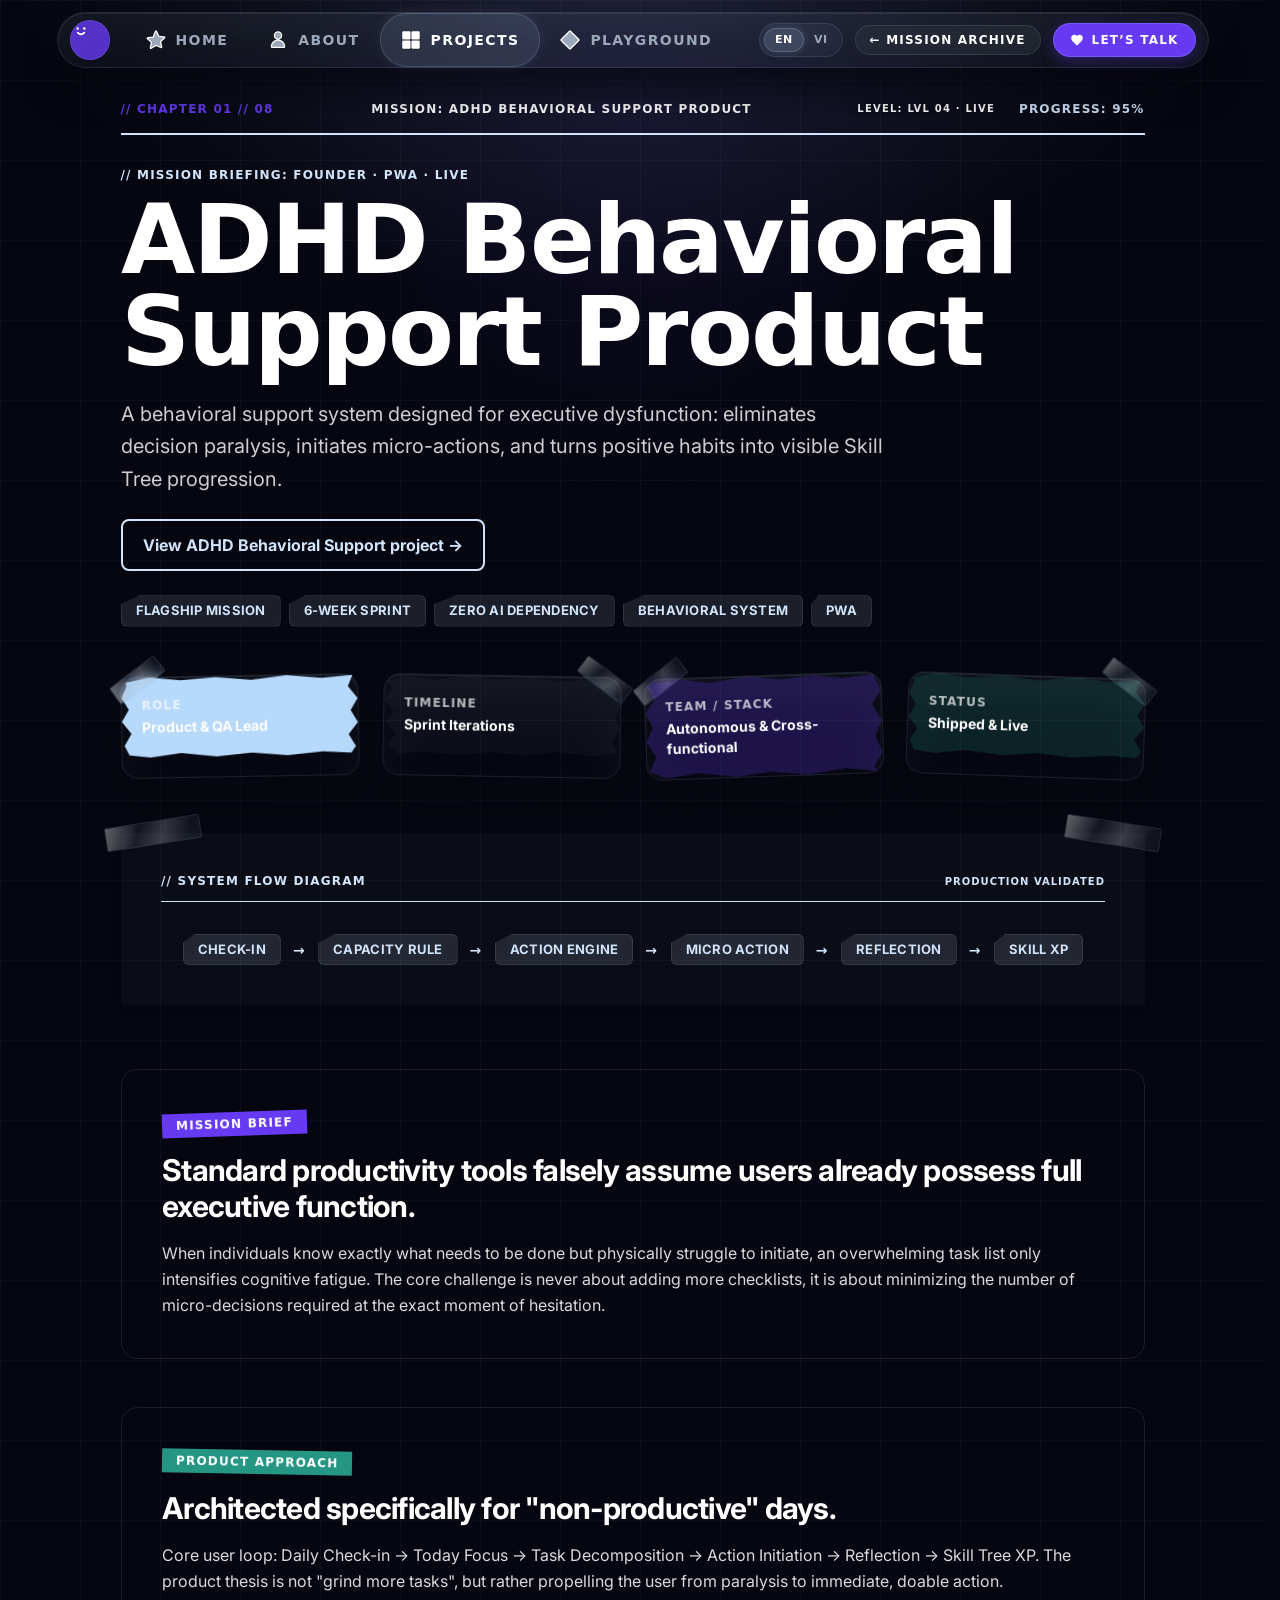
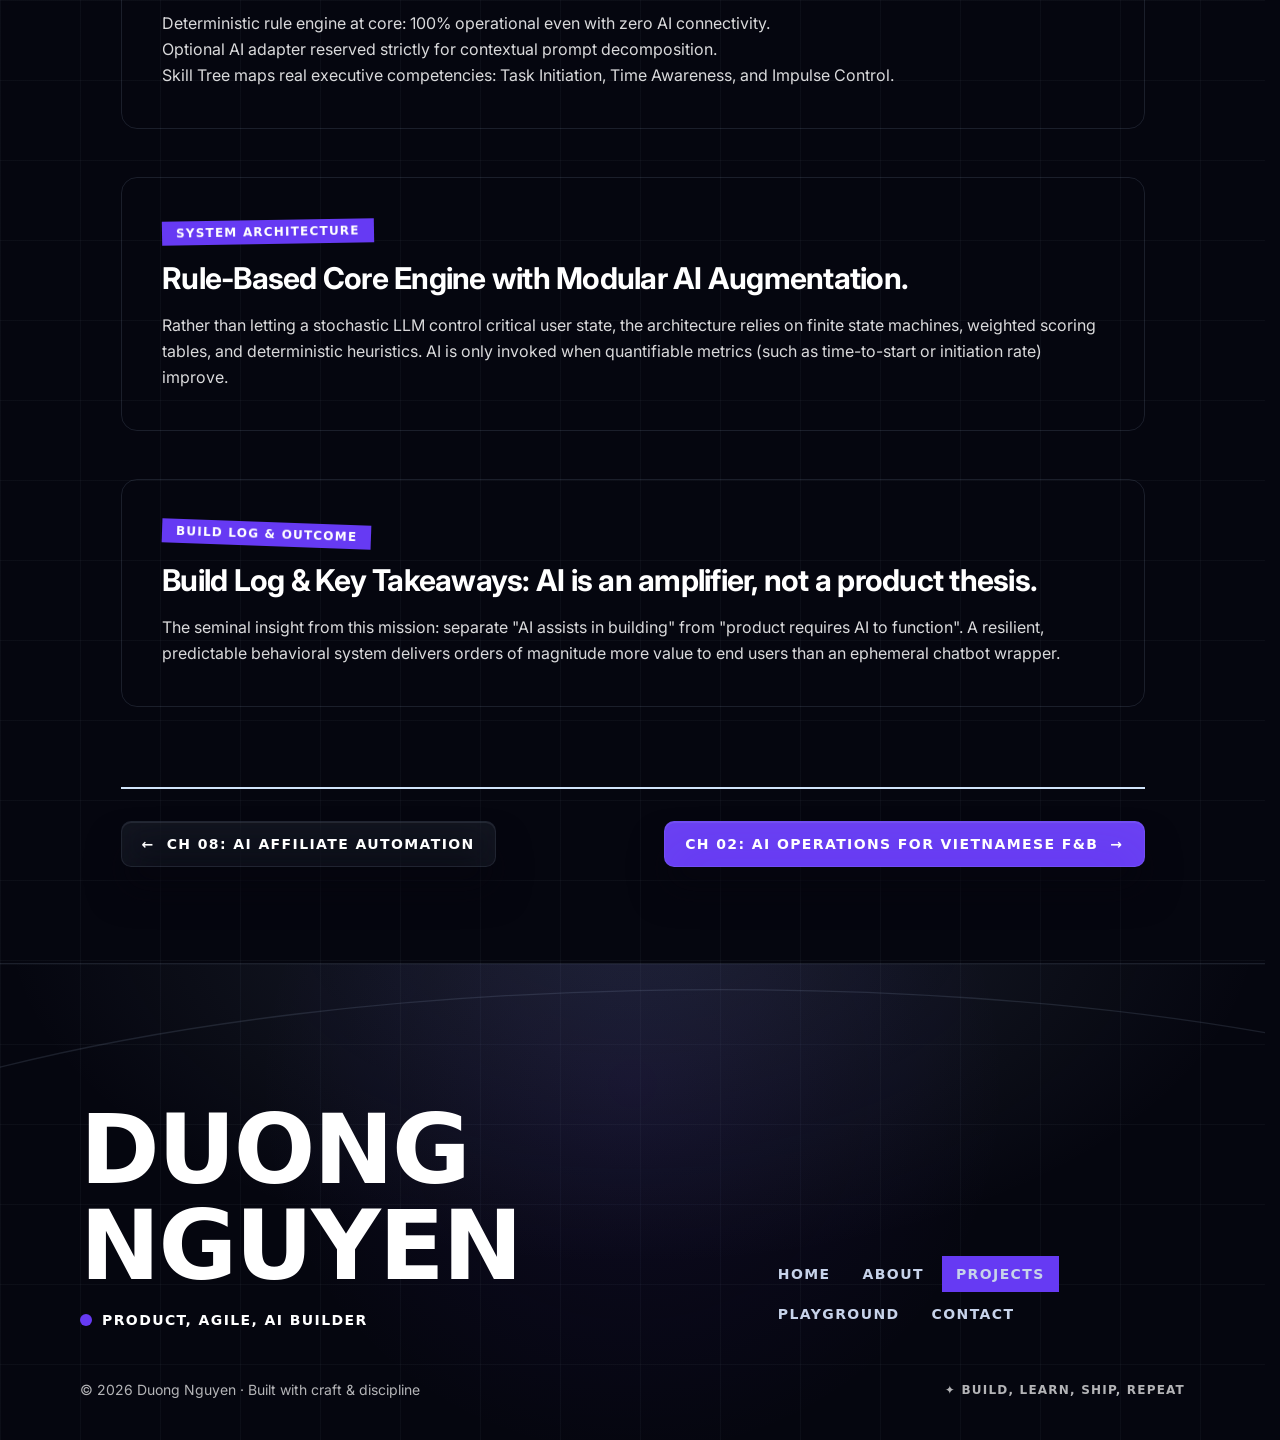
<file: case-study.html>
<!DOCTYPE html>
<html lang="en">
<head>
  <meta charset="utf-8">
  <meta name="viewport" content="width=device-width, initial-scale=1, viewport-fit=cover">
  <title>Case Study | Duong Nguyen</title>
  <meta name="description" content="In-depth product and engineering case study by Duong Nguyen.">

  <!-- Google Fonts: Patrick Hand & Caveat for Vietnamese handwriting, Handjet, DM Mono, Inter -->
  <link rel="preconnect" href="https://fonts.googleapis.com">
  <link rel="preconnect" href="https://fonts.gstatic.com" crossorigin>
  <link href="https://fonts.googleapis.com/css2?family=Caveat:wght@500;600;700&family=DM+Mono:ital,wght@0,300;0,400;0,500;1,400&family=Handjet:wght@400..900&family=Inter:wght@300;400;500;600;700;800&family=Patrick+Hand&display=swap" rel="stylesheet">
  <link rel="preload" href="fonts/handjet.woff2" as="font" type="font/woff2" crossorigin>

  <link rel="stylesheet" href="styles.css">
</head>
<body class="t-creative-artsy t-authkit bg-[var(--ca-surface)] text-[var(--ca-ink)] antialiased selection:bg-[var(--ca-yellow)] selection:text-[var(--ca-ink)]">

  <!-- ==========================================================================
       SITE HEADER
       ========================================================================== -->
  <header class="sticky top-0 z-50 px-3 pt-3 sm:px-6">
    <div class="mx-auto flex max-w-6xl items-center justify-between border-2 border-[var(--ca-ink)] bg-white px-3 shadow-[2.5px_2.5px_0_rgba(25,21,16,0.35)] rounded-full">
      <div class="flex items-center gap-4">
        <!-- Pink Smiley Vector Logo with Animated Blinking Eyes -->
        <a aria-label="Home" class="flex h-10 w-10 shrink-0 items-center justify-center rounded-full border-2 border-white shadow-[1.5px_1.5px_0_rgba(25,21,16,0.25)] transition-transform duration-200 hover:rotate-12 hover-wiggle" style="background-color:var(--ca-magenta)" href="index.html">
          <svg viewBox="0 0 24 24" fill="currentColor" class="h-5 w-5 text-white" aria-hidden="true">
            <g class="ca-blink">
              <circle cx="8" cy="9" r="1.5"></circle>
              <circle cx="16" cy="9" r="1.5"></circle>
            </g>
            <path d="M8 14Q12 18 16 14" fill="none" stroke="#ffffff" stroke-width="2" stroke-linecap="round"></path>
          </svg>
        </a>

        <!-- Pill Desktop Navigation -->
        <nav class="hidden items-stretch md:flex">
          <a class="ca-mono flex items-center justify-center gap-2.5 px-5 py-4 text-sm font-bold uppercase leading-none tracking-widest text-[var(--ca-ink)] transition-colors hover:bg-[var(--ca-chrome)]" href="index.html">
            <svg viewBox="0 0 24 24" fill="currentColor" stroke="#ffffff" stroke-width="3" stroke-linejoin="round" paint-order="stroke" class="overflow-visible [filter:drop-shadow(1px_1.5px_0_rgba(25,21,16,0.28))] h-5 w-5 shrink-0" aria-hidden="true">
              <path d="M12 2l2.9 6.26 6.85.72-5.1 4.62 1.44 6.7L12 17.6l-6.09 3.7 1.44-6.7-5.1-4.62 6.85-.72z"></path>
            </svg>
            <span data-i18n="nav.home">Home</span>
          </a>

          <a class="ca-mono flex items-center justify-center gap-2.5 px-5 py-4 text-sm font-bold uppercase leading-none tracking-widest text-[var(--ca-ink)] transition-colors hover:bg-[var(--ca-chrome)]" href="about.html">
            <svg viewBox="0 0 24 24" fill="currentColor" stroke="#ffffff" stroke-width="3" stroke-linejoin="round" paint-order="stroke" class="overflow-visible [filter:drop-shadow(1px_1.5px_0_rgba(25,21,16,0.28))] h-5 w-5 shrink-0" aria-hidden="true">
              <path d="M12 3a3.6 3.6 0 100 7.2A3.6 3.6 0 0012 3zM4.8 20a7.2 7.2 0 0114.4 0z"></path>
            </svg>
            <span data-i18n="nav.about">About</span>
          </a>

          <a aria-current="page" class="ca-mono flex items-center justify-center gap-2.5 px-5 py-4 text-sm font-bold uppercase leading-none tracking-widest text-[var(--ca-ink)] transition-colors bg-[var(--ca-yellow)]" href="case-studies.html">
            <svg viewBox="0 0 24 24" fill="currentColor" stroke="#ffffff" stroke-width="3" stroke-linejoin="round" paint-order="stroke" class="overflow-visible [filter:drop-shadow(1px_1.5px_0_rgba(25,21,16,0.28))] h-5 w-5 shrink-0" aria-hidden="true">
              <path d="M3 3h7v7H3zM14 3h7v7h-7zM3 14h7v7H3zM14 14h7v7h-7z"></path>
            </svg>
            <span data-i18n="nav.projects">Projects</span>
          </a>

          <a class="ca-mono flex items-center justify-center gap-2.5 px-5 py-4 text-sm font-bold uppercase leading-none tracking-widest text-[var(--ca-ink)] transition-colors hover:bg-[var(--ca-chrome)]" href="playground.html">
            <svg viewBox="0 0 24 24" fill="currentColor" stroke="#ffffff" stroke-width="3" stroke-linejoin="round" paint-order="stroke" class="overflow-visible [filter:drop-shadow(1px_1.5px_0_rgba(25,21,16,0.28))] h-5 w-5 shrink-0" aria-hidden="true">
              <path d="M12 2l10 10-10 10L2 12z"></path>
            </svg>
            <span data-i18n="nav.playground">Playground</span>
          </a>
        </nav>
      </div>

      <!-- Header Actions: Language Switcher, Back Link, Contact -->
      <div class="flex items-center gap-2 py-2 sm:gap-3">
        <!-- Interactive EN/VI Language Switcher -->
        <div class="flex items-center rounded-full border-2 border-[var(--ca-ink)] bg-white p-1 text-xs font-bold ca-mono">
          <button type="button" id="lang-en" data-lang="en" class="lang-btn rounded-full px-2.5 py-1 uppercase transition-colors bg-[var(--ca-yellow)] text-[var(--ca-ink)]">
            EN
          </button>
          <button type="button" id="lang-vi" data-lang="vi" class="lang-btn rounded-full px-2.5 py-1 uppercase transition-colors text-[var(--ca-ink)]/60 hover:text-[var(--ca-ink)]">
            VI
          </button>
        </div>

        <!-- Back to Archive Pill -->
        <a id="navBackLink" class="ca-mono inline-flex items-center gap-1.5 rounded-full border-2 border-[var(--ca-ink)] bg-[var(--ca-chrome)] px-3.5 py-1.5 text-xs font-bold uppercase tracking-wider text-[var(--ca-ink)] transition-transform hover:-translate-y-0.5" href="case-studies.html">
          ← Projects
        </a>

        <!-- Pill Contact CTA -->
        <a class="ca-mono hidden items-center gap-2 rounded-full border-2 border-[var(--ca-ink)] bg-white px-4 py-2 text-xs font-bold uppercase tracking-widest text-[var(--ca-ink)] shadow-[2px_2px_0_var(--ca-ink)] transition-transform hover:-translate-y-0.5 sm:inline-flex" href="contact.html">
          <svg viewBox="0 0 24 24" fill="currentColor" class="h-3.5 w-3.5 text-[var(--ca-ink)]" aria-hidden="true"><path d="M12 21.35l-1.45-1.32C5.4 15.36 2 12.28 2 8.5 2 5.42 4.42 3 7.5 3c1.74 0 3.41.81 4.5 2.09C13.09 3.81 14.76 3 16.5 3 19.58 3 22 5.42 22 8.5c0 3.78-3.4 6.86-8.55 11.54L12 21.35z"></path></svg>
          <span id="navCtaText">Contact</span>
        </a>
      </div>
    </div>
  </header>

  <!-- ==========================================================================
       MAIN CASE STUDY CONTENT
       ========================================================================== -->
  <main class="px-4 pb-24 pt-8 sm:px-8 lg:px-20">
    <div class="mx-auto max-w-5xl">

      <!-- Case HUD Topbar -->
      <div class="flex flex-wrap items-center justify-between gap-3 border-b-2 border-[var(--ca-ink)]/20 pb-4 ca-mono text-xs font-bold uppercase tracking-wider text-[var(--ca-gray)]">
        <span id="hudChapter" class="text-[var(--ca-blue)]">// CHAPTER 01 // 08</span>
        <span id="hudTitle" class="text-[var(--ca-ink)]">MISSION: ADHD BEHAVIORAL SUPPORT</span>
        <div class="flex items-center gap-4">
          <span id="hudLevel" class="rounded bg-black/10 px-2 py-0.5 text-[10px] text-[var(--ca-ink)]">LEVEL: 04 · LIVE</span>
          <span id="hudProgress" class="text-[var(--ca-green)]">PROGRESS: 95%</span>
        </div>
      </div>

      <!-- Case Hero Section -->
      <div class="mt-8">
        <p class="ca-mono text-xs font-bold uppercase tracking-[0.2em] text-[var(--ca-gray)]" id="case-kicker">
          // MISSION BRIEFING
        </p>

        <h1 id="case-title" class="ca-display mt-3 text-5xl leading-[0.95] tracking-tight text-[var(--ca-ink)] sm:text-7xl lg:text-8xl ca-stagger-text" data-stagger-text="true" data-stagger="0.04">
          Loading…
        </h1>

        <p id="case-summary" class="mt-5 max-w-3xl text-lg leading-relaxed text-[var(--ca-ink)]/80 sm:text-xl"></p>
        <div id="adhd-project-link" hidden style="margin-top:24px">
          <a id="adhd-project-label" href="projects/adhd/" style="display:inline-flex;align-items:center;min-height:48px;padding:12px 20px;border:2px solid currentColor;border-radius:8px;font-weight:700">Xem dự án ADHD Behavioral Support →</a>
        </div>

        <!-- Tags Row -->
        <div id="case-tags" class="mt-6 flex flex-wrap gap-2"></div>
      </div>

      <!-- Facts Grid: 4 Stamp Cards with Washi Tape -->
      <div class="mt-12 grid grid-cols-2 gap-4 sm:grid-cols-4 sm:gap-6">
        <!-- Role -->
        <div class="ca-pop relative -rotate-1" data-delay="0.05">
          <span aria-hidden="true" class="ca-tape-strip absolute -left-3 -top-2 z-10 h-5 w-14 -rotate-[36deg] bg-white/70 shadow-[0_1px_3px_rgba(17,18,18,0.15)]"></span>
          <div class="p-5 stamp-wavy-1 shadow-sm hover-lift" style="background-color:var(--ca-cyan)">
            <p class="ca-mono text-xs font-bold uppercase tracking-widest text-[var(--ca-ink)]/70">Role</p>
            <p class="mt-1 font-bold text-sm text-[var(--ca-ink)]">Product &amp; QA Lead</p>
          </div>
        </div>

        <!-- Timeline -->
        <div class="ca-pop relative rotate-1" data-delay="0.1">
          <span aria-hidden="true" class="ca-tape-strip absolute -right-3 -top-2 z-10 h-5 w-14 rotate-[36deg] bg-white/70 shadow-[0_1px_3px_rgba(17,18,18,0.15)]"></span>
          <div class="p-5 stamp-wavy-2 shadow-sm hover-lift" style="background-color:var(--ca-yellow-soft)">
            <p class="ca-mono text-xs font-bold uppercase tracking-widest text-[var(--ca-ink)]/70">Timeline</p>
            <p class="mt-1 font-bold text-sm text-[var(--ca-ink)]">Sprint Iterations</p>
          </div>
        </div>

        <!-- Team -->
        <div class="ca-pop relative -rotate-2" data-delay="0.15">
          <span aria-hidden="true" class="ca-tape-strip absolute -left-3 -top-2 z-10 h-5 w-14 -rotate-[36deg] bg-white/70 shadow-[0_1px_3px_rgba(17,18,18,0.15)]"></span>
          <div class="p-5 stamp-wavy-3 shadow-sm hover-lift" style="background-color:var(--ca-purple)">
            <p class="ca-mono text-xs font-bold uppercase tracking-widest text-[var(--ca-ink)]/70">Team / Stack</p>
            <p class="mt-1 font-bold text-sm text-[var(--ca-ink)]">Autonomous &amp; Cross-functional</p>
          </div>
        </div>

        <!-- Status -->
        <div class="ca-pop relative rotate-2" data-delay="0.2">
          <span aria-hidden="true" class="ca-tape-strip absolute -right-3 -top-2 z-10 h-5 w-14 rotate-[36deg] bg-white/70 shadow-[0_1px_3px_rgba(17,18,18,0.15)]"></span>
          <div class="p-5 stamp-wavy-1 shadow-sm hover-lift" style="background-color:var(--ca-mint)">
            <p class="ca-mono text-xs font-bold uppercase tracking-widest text-[var(--ca-ink)]/70">Status</p>
            <p class="mt-1 font-bold text-sm text-[var(--ca-ink)]">Shipped &amp; Live</p>
          </div>
        </div>
      </div>

      <!-- System Flow Pipeline Canvas (Zero AI Slop Wireframe Box with Washi Tape) -->
      <div class="ca-reveal relative mt-14" data-delay="0.1">
        <span aria-hidden="true" class="ca-tape-strip absolute -left-4 -top-3 z-10 h-6 w-24 -rotate-[9deg] bg-white/70 shadow-[0_1px_3px_rgba(17,18,18,0.15)]"></span>
        <span aria-hidden="true" class="ca-tape-strip absolute -right-4 -top-3 z-10 h-6 w-24 rotate-[9deg] bg-white/70 shadow-[0_1px_3px_rgba(17,18,18,0.15)]"></span>

        <div class="border-3 border-white bg-white p-6 shadow-md rounded sm:p-10">
          <div class="flex items-center justify-between border-b border-[var(--ca-tick)]/40 pb-3">
            <span id="coverKicker" class="ca-mono text-xs font-bold uppercase tracking-wider text-[var(--ca-gray)]">// SYSTEM FLOW DIAGRAM</span>
            <span class="ca-mono text-[10px] font-bold text-[var(--ca-green)] uppercase">PRODUCTION VALIDATED</span>
          </div>

          <!-- Flow Diagram Items rendered dynamically by case-study.js -->
          <div id="coverDiagram" class="mt-8 flex flex-wrap items-center justify-center gap-3 ca-mono"></div>
        </div>
      </div>

      <!-- Case Content Sections -->
      <div class="mt-16 flex flex-col gap-12">

        <!-- 01: Problem -->
        <article class="ca-reveal ca-chapter-section ca-doodle-box relative border-2 border-[var(--ca-yellow)] p-6 sm:p-10" id="problem" data-delay="0.1">
          <span class="ca-mono -rotate-2 inline-block bg-[var(--ca-yellow)] px-3.5 py-1 text-xs font-bold uppercase tracking-wider text-[var(--ca-ink)]" id="labelProblem">
            MISSION BRIEF
          </span>
          <h2 id="problem-title" class="mt-4 text-2xl font-bold tracking-tight text-[var(--ca-ink)] sm:text-3xl"></h2>
          <div id="problem-copy" class="mt-4 text-base leading-relaxed text-[var(--ca-ink)]/85 space-y-4"></div>
        </article>

        <!-- 02: Approach -->
        <article class="ca-reveal ca-chapter-section ca-doodle-box relative border-2 border-[var(--ca-mint)] p-6 sm:p-10" id="approach" data-delay="0.15">
          <span class="ca-mono rotate-1 inline-block bg-[var(--ca-green)] px-3.5 py-1 text-xs font-bold uppercase tracking-wider text-white" id="labelApproach">
            PRODUCT APPROACH
          </span>
          <h2 id="approach-title" class="mt-4 text-2xl font-bold tracking-tight text-[var(--ca-ink)] sm:text-3xl"></h2>
          <div id="approach-copy" class="mt-4 text-base leading-relaxed text-[var(--ca-ink)]/85 space-y-4"></div>
        </article>

        <!-- 03: System -->
        <article class="ca-reveal ca-chapter-section ca-doodle-box relative border-2 border-[var(--ca-blue)] p-6 sm:p-10" id="system" data-delay="0.2">
          <span class="ca-mono -rotate-1 inline-block bg-[var(--ca-blue)] px-3.5 py-1 text-xs font-bold uppercase tracking-wider text-white" id="labelSystem">
            SYSTEM ARCHITECTURE
          </span>
          <h2 id="system-title" class="mt-4 text-2xl font-bold tracking-tight text-[var(--ca-ink)] sm:text-3xl"></h2>
          <div id="system-copy" class="mt-4 text-base leading-relaxed text-[var(--ca-ink)]/85 space-y-4"></div>
        </article>

        <!-- 04: Learning -->
        <article class="ca-reveal ca-chapter-section ca-doodle-box relative border-2 border-[var(--ca-magenta)] p-6 sm:p-10" id="learning" data-delay="0.25">
          <span class="ca-mono rotate-2 inline-block bg-[var(--ca-magenta)] px-3.5 py-1 text-xs font-bold uppercase tracking-wider text-white" id="labelLearning">
            BUILD LOG &amp; OUTCOME
          </span>
          <h2 id="learning-title" class="mt-4 text-2xl font-bold tracking-tight text-[var(--ca-ink)] sm:text-3xl"></h2>
          <div id="learning-copy" class="mt-4 text-base leading-relaxed text-[var(--ca-ink)]/85 space-y-4"></div>
        </article>

      </div>

      <!-- Next / Prev Chapter Navigation Footer -->
      <div class="mt-20 border-t-2 border-[var(--ca-ink)]/20 pt-8">
        <div class="flex flex-col items-center justify-between gap-6 sm:flex-row">
          <a id="prevChapterBtn" href="#" class="ca-mono group flex items-center gap-3 rounded-lg border-2 border-[var(--ca-ink)] bg-white px-5 py-3 text-sm font-bold uppercase tracking-wider text-[var(--ca-ink)] shadow-[2.5px_2.5px_0_var(--ca-ink)] transition-transform hover:-translate-y-0.5">
            <span>←</span>
            <span id="prevChapterText">Previous Mission</span>
          </a>

          <a id="nextChapterBtn" href="#" class="ca-mono group flex items-center gap-3 rounded-lg border-2 border-[var(--ca-ink)] bg-[var(--ca-yellow)] px-5 py-3 text-sm font-bold uppercase tracking-wider text-[var(--ca-ink)] shadow-[2.5px_2.5px_0_var(--ca-ink)] transition-transform hover:-translate-y-0.5">
            <span id="nextChapterText">Next Mission</span>
            <span>→</span>
          </a>
        </div>
      </div>

    </div>
  </main>

  <!-- ==========================================================================
       SITE FOOTER
       ========================================================================== -->
  <footer class="ca-grid relative border-t-2 border-[var(--ca-ink)]">
    <svg viewBox="0 0 1440 130" fill="none" preserveAspectRatio="none" class="h-16 w-full sm:h-24" aria-hidden="true">
      <path d="M-10 120C420 10 1030 4 1450 80" stroke="var(--ca-tick)" stroke-width="1.5"></path>
    </svg>
    <div class="px-4 pb-10 pt-6 sm:px-8 lg:px-20">
      <div class="flex flex-col justify-between gap-10 md:flex-row md:items-end">
        <div>
          <p class="ca-display text-6xl uppercase leading-none tracking-tight text-[var(--ca-ink)] sm:text-8xl">
            Duong Nguyen
          </p>
          <p class="ca-mono mt-4 inline-flex items-center gap-2.5 text-sm font-bold uppercase tracking-[0.2em] text-[var(--ca-ink)]">
            <span class="h-3 w-3 rounded-full bg-[var(--ca-blue)]"></span>
            <span data-i18n="footer.role">Product, Agile, AI Builder</span>
          </p>
        </div>
        <div class="flex flex-col items-start gap-5 md:items-end">
          <nav class="flex flex-wrap gap-1 ca-mono">
            <a class="px-3.5 py-2 text-sm font-bold uppercase tracking-widest text-[var(--ca-ink)] transition-colors hover:bg-[var(--ca-blue)] hover:text-white" href="index.html" data-i18n="nav.home">Home</a>
            <a class="px-3.5 py-2 text-sm font-bold uppercase tracking-widest text-[var(--ca-ink)] transition-colors hover:bg-[var(--ca-blue)] hover:text-white" href="about.html" data-i18n="nav.about">About</a>
            <a class="px-3.5 py-2 text-sm font-bold uppercase tracking-widest text-[var(--ca-ink)] transition-colors bg-[var(--ca-yellow)]" href="case-studies.html" data-i18n="nav.projects">Projects</a>
            <a class="px-3.5 py-2 text-sm font-bold uppercase tracking-widest text-[var(--ca-ink)] transition-colors hover:bg-[var(--ca-blue)] hover:text-white" href="playground.html" data-i18n="nav.playground">Playground</a>
            <a class="px-3.5 py-2 text-sm font-bold uppercase tracking-widest text-[var(--ca-ink)] transition-colors hover:bg-[var(--ca-blue)] hover:text-white" href="contact.html" data-i18n="nav.cta">Contact</a>
          </nav>
        </div>
      </div>
      <div class="mt-12 flex flex-col items-center justify-between gap-3 text-sm text-[var(--ca-ink)]/70 sm:flex-row">
        <span>© 2026 Duong Nguyen · Built with craft &amp; discipline</span>
        <span class="ca-mono text-xs uppercase font-bold tracking-wider" data-i18n="footer.loop">✦ BUILD, LEARN, SHIP, REPEAT</span>
      </div>
    </div>
  </footer>

  <script src="app.js"></script>
  <script src="case-study.js"></script>
</body>
</html>
</file>
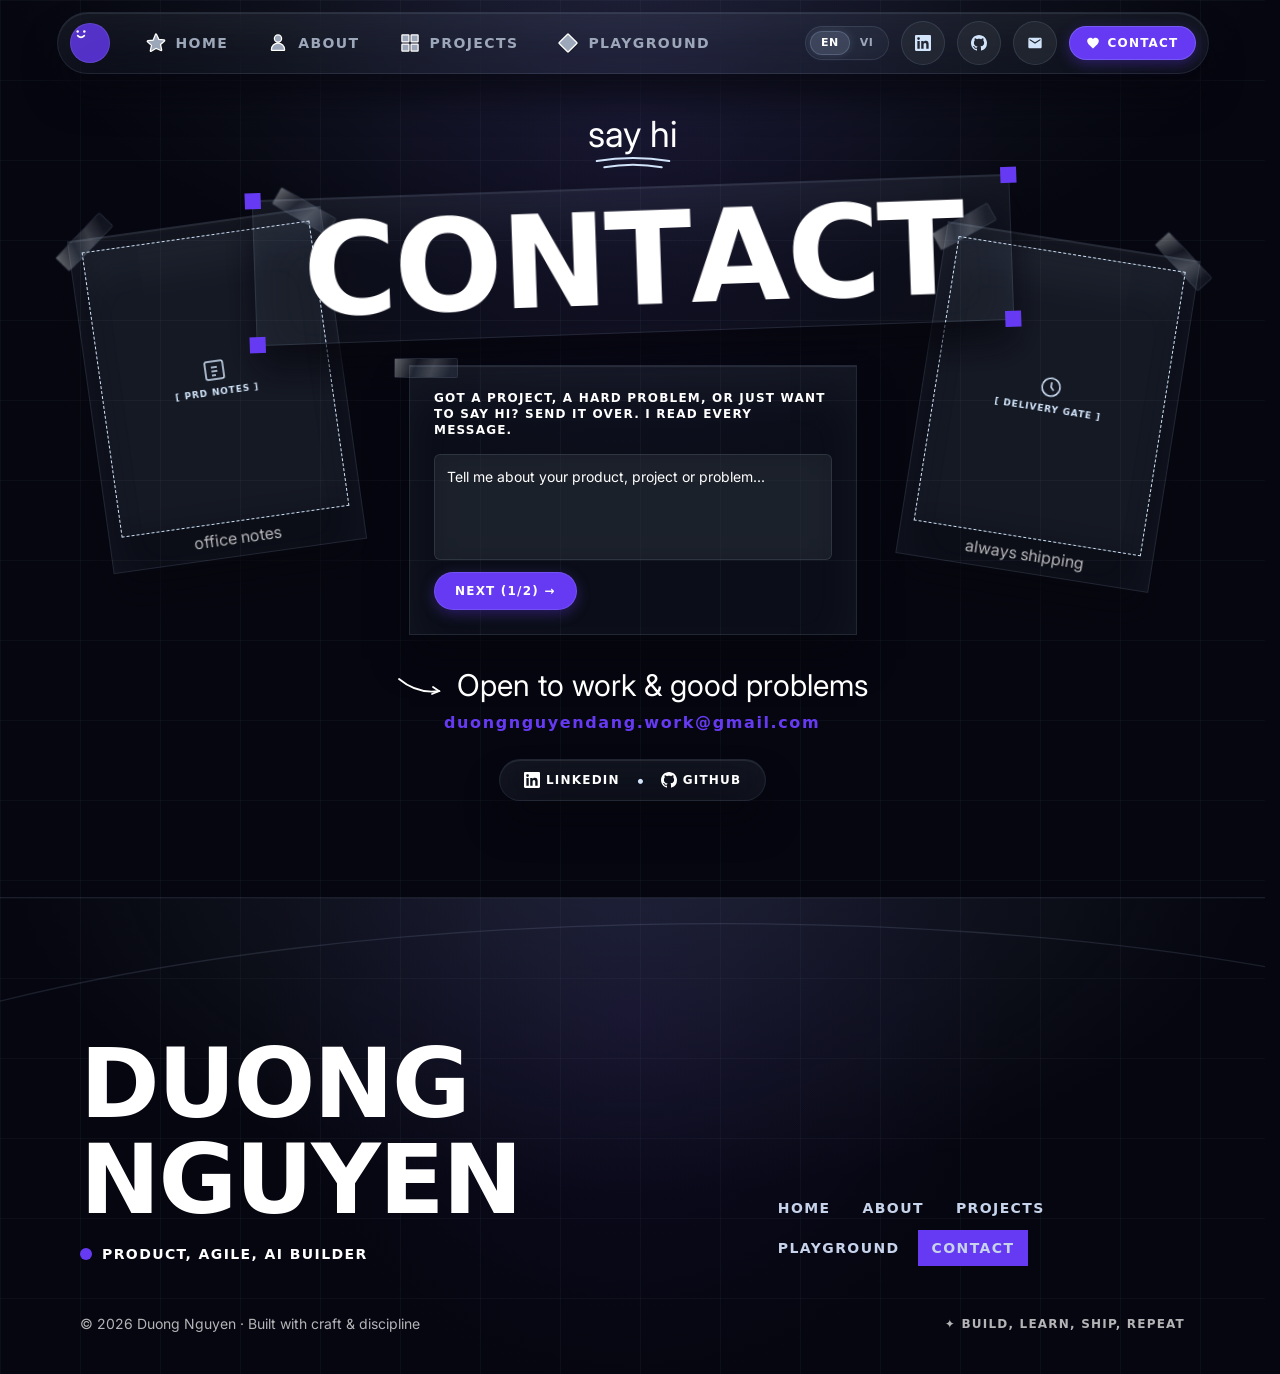
<file: contact.html>
<!DOCTYPE html>
<html lang="en">
<head>
  <meta charset="utf-8">
  <meta name="viewport" content="width=device-width, initial-scale=1, viewport-fit=cover">
  <title>Contact | Duong Nguyen</title>
  <meta name="description" content="Get in touch with Duong Nguyen - Product Builder, Agile Coordinator & AI Builder.">

  <!-- Google Fonts: Patrick Hand & Caveat for Vietnamese handwriting, Handjet, DM Mono, Inter -->
  <link rel="preconnect" href="https://fonts.googleapis.com">
  <link rel="preconnect" href="https://fonts.gstatic.com" crossorigin>
  <link href="https://fonts.googleapis.com/css2?family=Caveat:wght@500;600;700&family=DM+Mono:ital,wght@0,300;0,400;0,500;1,400&family=Handjet:wght@400..900&family=Inter:wght@300;400;500;600;700;800&family=Patrick+Hand&display=swap" rel="stylesheet">
  <link rel="preload" href="fonts/handjet.woff2" as="font" type="font/woff2" crossorigin>

  <link rel="stylesheet" href="styles.css">
</head>
<body class="t-creative-artsy t-authkit bg-[var(--ca-surface)] text-[var(--ca-ink)] antialiased selection:bg-[var(--ca-yellow)] selection:text-[var(--ca-ink)]">

  <!-- ==========================================================================
       SITE HEADER
       ========================================================================== -->
  <header class="sticky top-0 z-50 px-3 pt-3 sm:px-6">
    <div class="mx-auto flex max-w-6xl items-center justify-between border-2 border-[var(--ca-ink)] bg-white px-3 shadow-[2.5px_2.5px_0_rgba(25,21,16,0.35)] rounded-full">
      <div class="flex items-center gap-4">
        <!-- Pink Smiley Vector Logo with Animated Blinking Eyes -->
        <a aria-label="Home" class="flex h-10 w-10 shrink-0 items-center justify-center rounded-full border-2 border-white shadow-[1.5px_1.5px_0_rgba(25,21,16,0.25)] transition-transform duration-200 hover:rotate-12 hover-wiggle" style="background-color:var(--ca-magenta)" href="index.html">
          <svg viewBox="0 0 24 24" fill="currentColor" class="h-5 w-5 text-white" aria-hidden="true">
            <g class="ca-blink">
              <circle cx="8" cy="9" r="1.5"></circle>
              <circle cx="16" cy="9" r="1.5"></circle>
            </g>
            <path d="M8 14Q12 18 16 14" fill="none" stroke="#ffffff" stroke-width="2" stroke-linecap="round"></path>
          </svg>
        </a>

        <!-- Pill Desktop Navigation -->
        <nav class="hidden items-stretch md:flex">
          <a class="ca-mono flex items-center justify-center gap-2.5 px-5 py-4 text-sm font-bold uppercase leading-none tracking-widest text-[var(--ca-ink)] transition-colors hover:bg-[var(--ca-chrome)]" href="index.html">
            <svg viewBox="0 0 24 24" fill="currentColor" stroke="#ffffff" stroke-width="3" stroke-linejoin="round" paint-order="stroke" class="overflow-visible [filter:drop-shadow(1px_1.5px_0_rgba(25,21,16,0.28))] h-5 w-5 shrink-0" aria-hidden="true">
              <path d="M12 2l2.9 6.26 6.85.72-5.1 4.62 1.44 6.7L12 17.6l-6.09 3.7 1.44-6.7-5.1-4.62 6.85-.72z"></path>
            </svg>
            <span data-i18n="nav.home">Home</span>
          </a>

          <a class="ca-mono flex items-center justify-center gap-2.5 px-5 py-4 text-sm font-bold uppercase leading-none tracking-widest text-[var(--ca-ink)] transition-colors hover:bg-[var(--ca-chrome)]" href="about.html">
            <svg viewBox="0 0 24 24" fill="currentColor" stroke="#ffffff" stroke-width="3" stroke-linejoin="round" paint-order="stroke" class="overflow-visible [filter:drop-shadow(1px_1.5px_0_rgba(25,21,16,0.28))] h-5 w-5 shrink-0" aria-hidden="true">
              <path d="M12 3a3.6 3.6 0 100 7.2A3.6 3.6 0 0012 3zM4.8 20a7.2 7.2 0 0114.4 0z"></path>
            </svg>
            <span data-i18n="nav.about">About</span>
          </a>

          <a class="ca-mono flex items-center justify-center gap-2.5 px-5 py-4 text-sm font-bold uppercase leading-none tracking-widest text-[var(--ca-ink)] transition-colors hover:bg-[var(--ca-chrome)]" href="case-studies.html">
            <svg viewBox="0 0 24 24" fill="currentColor" stroke="#ffffff" stroke-width="3" stroke-linejoin="round" paint-order="stroke" class="overflow-visible [filter:drop-shadow(1px_1.5px_0_rgba(25,21,16,0.28))] h-5 w-5 shrink-0" aria-hidden="true">
              <path d="M3 3h7v7H3zM14 3h7v7h-7zM3 14h7v7H3zM14 14h7v7h-7z"></path>
            </svg>
            <span data-i18n="nav.projects">Projects</span>
          </a>

          <a class="ca-mono flex items-center justify-center gap-2.5 px-5 py-4 text-sm font-bold uppercase leading-none tracking-widest text-[var(--ca-ink)] transition-colors hover:bg-[var(--ca-chrome)]" href="playground.html">
            <svg viewBox="0 0 24 24" fill="currentColor" stroke="#ffffff" stroke-width="3" stroke-linejoin="round" paint-order="stroke" class="overflow-visible [filter:drop-shadow(1px_1.5px_0_rgba(25,21,16,0.28))] h-5 w-5 shrink-0" aria-hidden="true">
              <path d="M12 2l10 10-10 10L2 12z"></path>
            </svg>
            <span data-i18n="nav.playground">Playground</span>
          </a>
        </nav>
      </div>

      <!-- Header Actions: Language Switcher, Social, Contact -->
      <div class="flex items-center gap-2 py-2 sm:gap-3">
        <!-- Interactive EN/VI Language Switcher -->
        <div class="flex items-center rounded-full border-2 border-[var(--ca-ink)] bg-white p-1 text-xs font-bold ca-mono">
          <button type="button" id="lang-en" data-lang="en" class="lang-btn rounded-full px-2.5 py-1 uppercase transition-colors bg-[var(--ca-yellow)] text-[var(--ca-ink)]">
            EN
          </button>
          <button type="button" id="lang-vi" data-lang="vi" class="lang-btn rounded-full px-2.5 py-1 uppercase transition-colors text-[var(--ca-ink)]/60 hover:text-[var(--ca-ink)]">
            VI
          </button>
        </div>

        <!-- Social Icons -->
        <a aria-label="LinkedIn" class="flex h-9 w-9 items-center justify-center rounded-full border-2 border-white text-[var(--ca-ink)] shadow-[1px_1px_0_rgba(25,21,16,0.25)] transition-transform duration-200 hover:-translate-y-0.5" style="background-color:var(--ca-yellow)" href="https://www.linkedin.com/in/nguyen-dang-duong/" target="_blank" rel="noopener noreferrer">
          <svg viewBox="0 0 24 24" fill="currentColor" class="h-4 w-4" aria-hidden="true"><path d="M20.45 20.45h-3.56v-5.57c0-1.33-.03-3.04-1.85-3.04-1.85 0-2.14 1.45-2.14 2.94v5.67H9.35V9h3.41v1.56h.05c.48-.9 1.64-1.85 3.37-1.85 3.6 0 4.27 2.37 4.27 5.46v6.28zM5.34 7.43a2.06 2.06 0 1 1 0-4.13 2.06 2.06 0 0 1 0 4.13zm1.78 13.02H3.56V9h3.56v11.45zM22.22 0H1.77C.79 0 0 .77 0 1.73v20.54C0 23.23.79 24 1.77 24h20.45c.98 0 1.78-.77 1.78-1.73V1.73C24 .77 23.2 0 22.22 0z"></path></svg>
        </a>
        <a aria-label="GitHub" class="flex h-9 w-9 items-center justify-center rounded-full border-2 border-white text-white shadow-[1px_1px_0_rgba(25,21,16,0.25)] transition-transform duration-200 hover:-translate-y-0.5" style="background-color:var(--ca-magenta)" href="https://github.com/duong141001" target="_blank" rel="noopener noreferrer">
          <svg viewBox="0 0 24 24" fill="currentColor" class="h-4 w-4" aria-hidden="true"><path d="M12 0C5.37 0 0 5.37 0 12c0 5.31 3.435 9.795 8.205 11.385.6.105.825-.255.825-.57 0-.285-.015-1.23-.015-2.235-3.015.555-3.795-.735-4.035-1.41-.135-.345-.72-1.41-1.23-1.695-.42-.225-1.02-.78-.015-.795.945-.015 1.62.87 1.845 1.23 1.08 1.815 2.805 1.305 3.495.99.105-.78.42-1.305.765-1.605-2.67-.3-5.46-1.335-5.46-5.925 0-1.305.465-2.385 1.23-3.225-.12-.3-.54-1.53.12-3.18 0 0 1.005-.315 3.3 1.23.96-.27 1.98-.405 3-.405s2.04.135 3 .405c2.295-1.56 3.3-1.23 3.3-1.23.66 1.65.24 2.88.12 3.18.765.84 1.23 1.905 1.23 3.225 0 4.605-2.805 5.625-5.475 5.925.435.375.81 1.095.81 2.22 0 1.605-.015 2.895-.015 3.3 0 .315.225.69.825.57A12.02 12.02 0 0 0 24 12c0-6.63-5.37-12-12-12z"></path></svg>
        </a>
        <a aria-label="Email" class="flex h-9 w-9 items-center justify-center rounded-full border-2 border-white text-white shadow-[1px_1px_0_rgba(25,21,16,0.25)] transition-transform duration-200 hover:-translate-y-0.5" style="background-color:var(--ca-green)" href="mailto:duongnguyendang.work@gmail.com">
          <svg viewBox="0 0 24 24" fill="currentColor" class="h-4 w-4" aria-hidden="true"><path d="M20 4H4c-1.1 0-2 .9-2 2v12c0 1.1.9 2 2 2h16c1.1 0 2-.9 2-2V6c0-1.1-.9-2-2-2zm0 4-8 5-8-5V6l8 5 8-5v2z"></path></svg>
        </a>

        <!-- Pill Contact CTA (Active on contact.html) -->
        <a aria-current="page" class="ca-mono hidden items-center gap-2 rounded-full border-2 border-[var(--ca-ink)] bg-[var(--ca-yellow)] px-4 py-2 text-xs font-bold uppercase tracking-widest text-[var(--ca-ink)] shadow-[2px_2px_0_var(--ca-ink)] transition-transform hover:-translate-y-0.5 sm:inline-flex" href="contact.html">
          <svg viewBox="0 0 24 24" fill="currentColor" class="h-3.5 w-3.5 text-[var(--ca-ink)]" aria-hidden="true"><path d="M12 21.35l-1.45-1.32C5.4 15.36 2 12.28 2 8.5 2 5.42 4.42 3 7.5 3c1.74 0 3.41.81 4.5 2.09C13.09 3.81 14.76 3 16.5 3 19.58 3 22 5.42 22 8.5c0 3.78-3.4 6.86-8.55 11.54L12 21.35z"></path></svg>
          <span data-i18n="nav.cta">Contact</span>
        </a>

        <!-- Mobile Nav Hamburger -->
        <button id="mobileNavToggle" aria-label="Toggle Navigation" aria-expanded="false" class="flex h-10 w-10 items-center justify-center rounded-md border-2 border-[var(--ca-ink)] bg-white md:hidden">
          <svg viewBox="0 0 24 24" fill="none" stroke="currentColor" stroke-width="2.5" class="h-5 w-5 text-[var(--ca-ink)]"><path d="M4 6h16M4 12h16M4 18h16"></path></svg>
        </button>
      </div>
    </div>

    <!-- Mobile Navigation Dropdown -->
    <div id="mobileNavMenu" class="hidden mx-auto mt-2 max-w-6xl rounded-2xl border-2 border-[var(--ca-ink)] bg-white p-4 shadow-[4px_4px_0_var(--ca-ink)] md:hidden">
      <nav class="flex flex-col gap-2 ca-mono text-sm font-bold uppercase tracking-wider">
        <a class="p-2 hover:bg-[var(--ca-yellow)] rounded" href="index.html" data-i18n="nav.home">Home</a>
        <a class="p-2 hover:bg-[var(--ca-yellow)] rounded" href="about.html" data-i18n="nav.about">About</a>
        <a class="p-2 hover:bg-[var(--ca-yellow)] rounded" href="case-studies.html" data-i18n="nav.projects">Projects</a>
        <a class="p-2 hover:bg-[var(--ca-yellow)] rounded" href="playground.html" data-i18n="nav.playground">Playground</a>
        <a class="p-2 bg-[var(--ca-yellow)] rounded" href="contact.html" data-i18n="nav.cta">Contact</a>
      </nav>
    </div>
  </header>

  <!-- ==========================================================================
       MAIN CONTENT: CONTACT PAGE (EXACT TEMPLATE 2-STEP CARD FORM)
       ========================================================================== -->
  <main class="relative px-4 pb-24 pt-10 sm:px-8 lg:px-20 min-h-[75vh] flex flex-col justify-center items-center">

    <!-- Floating Side Polaroids (Zero AI Slop Wireframe Frames on Desktop) -->
    <div class="pointer-events-none absolute inset-0 hidden lg:block overflow-hidden" aria-hidden="true">
      <!-- Left Polaroid Frame -->
      <div class="ca-reveal absolute left-[7%] top-[18%] w-56 xl:w-64 rotate-[-8deg]" data-delay="0.1">
        <figure class="relative inline-block bg-white p-3 pb-2 shadow-[0_6px_18px_rgba(17,18,18,0.22)] border-2 border-[var(--ca-ink)] w-full hover-lift transition-transform duration-200">
          <span aria-hidden="true" class="ca-tape-strip absolute -left-4 -top-2 z-10 h-5 w-16 -rotate-[38deg] bg-[var(--ca-cyan)]/70 shadow-sm"></span>
          <span aria-hidden="true" class="ca-tape-strip absolute -right-4 -top-2 z-10 h-5 w-16 rotate-[38deg] bg-[var(--ca-yellow-soft)]/70 shadow-sm"></span>
          <div class="aspect-[4/5] w-full border border-dashed border-[var(--ca-tick)] bg-[#fbfaf6] flex flex-col items-center justify-center p-3 text-center">
            <svg class="h-6 w-6 text-[var(--ca-gray)]/50 mb-1" viewBox="0 0 24 24" fill="none" stroke="currentColor" stroke-width="1.5">
              <rect x="3" y="3" width="18" height="18" rx="2" ry="2"></rect>
              <line x1="9" y1="9" x2="15" y2="9"></line>
              <line x1="9" y1="13" x2="15" y2="13"></line>
              <line x1="9" y1="17" x2="13" y2="17"></line>
            </svg>
            <span class="ca-mono text-[9px] uppercase font-bold text-[var(--ca-gray)] tracking-wider">[ PRD Notes ]</span>
          </div>
          <figcaption class="ca-hand mt-1.5 text-center text-base leading-tight text-[var(--ca-ink)]/70">office notes</figcaption>
        </figure>
      </div>

      <!-- Right Polaroid Frame -->
      <div class="ca-reveal absolute right-[7%] top-[20%] w-56 xl:w-64 rotate-[9deg]" data-delay="0.2">
        <figure class="relative inline-block bg-white p-3 pb-2 shadow-[0_6px_18px_rgba(17,18,18,0.22)] border-2 border-[var(--ca-ink)] w-full hover-lift transition-transform duration-200">
          <span aria-hidden="true" class="ca-tape-strip absolute -left-4 -top-2 z-10 h-5 w-16 -rotate-[38deg] bg-[var(--ca-purple)]/70 shadow-sm"></span>
          <span aria-hidden="true" class="ca-tape-strip absolute -right-4 -top-2 z-10 h-5 w-16 rotate-[38deg] bg-[var(--ca-mint)]/70 shadow-sm"></span>
          <div class="aspect-[4/5] w-full border border-dashed border-[var(--ca-tick)] bg-[#fbfaf6] flex flex-col items-center justify-center p-3 text-center">
            <svg class="h-6 w-6 text-[var(--ca-gray)]/50 mb-1" viewBox="0 0 24 24" fill="none" stroke="currentColor" stroke-width="1.5">
              <circle cx="12" cy="12" r="9"></circle>
              <polyline points="12 7 12 12 15 15"></polyline>
            </svg>
            <span class="ca-mono text-[9px] uppercase font-bold text-[var(--ca-gray)] tracking-wider">[ Delivery Gate ]</span>
          </div>
          <figcaption class="ca-hand mt-1.5 text-center text-base leading-tight text-[var(--ca-ink)]/70">always shipping</figcaption>
        </figure>
      </div>
    </div>

    <!-- Center Contact Column -->
    <div class="relative z-10 mx-auto flex w-full max-w-xl flex-col items-center text-center">
      
      <!-- Label -->
      <div class="ca-reveal flex flex-col items-center" data-delay="0.05">
        <p class="ca-hand text-3xl text-[var(--ca-ink)] sm:text-4xl" data-i18n="contact.sayHi">say hi</p>
        <svg viewBox="0 0 64 12" fill="none" stroke="currentColor" stroke-width="1.6" stroke-linecap="round" class="mt-0.5 h-3 w-20" aria-hidden="true">
          <path d="M3 4c18-3 40-3 58 0"></path>
          <path d="M9 9c14-2.5 32-2.5 46 0"></path>
        </svg>
      </div>

      <!-- Big Framed Title with 4 Corner Dots -->
      <div class="mt-4 -rotate-2 ca-reveal" data-delay="0.1">
        <div class="relative border-[3px] border-[var(--ca-ink)] bg-white px-8 py-2 sm:px-12 shadow-[4px_4px_0_var(--ca-ink)]">
          <span class="absolute -left-2 -top-2 h-4 w-4 bg-[var(--ca-blue)]"></span>
          <span class="absolute -right-2 -top-2 h-4 w-4 bg-[var(--ca-blue)]"></span>
          <span class="absolute -bottom-2 -left-2 h-4 w-4 bg-[var(--ca-blue)]"></span>
          <span class="absolute -bottom-2 -right-2 h-4 w-4 bg-[var(--ca-blue)]"></span>
          <span class="ca-display text-6xl uppercase leading-none tracking-tight text-[var(--ca-ink)] sm:text-8xl lg:text-9xl ca-stagger-text" data-stagger-text="true" data-stagger="0.05">
            CONTACT
          </span>
        </div>
      </div>

      <!-- 2-Step Card Form -->
      <div class="mt-8 w-full max-w-md text-left ca-reveal" data-delay="0.15">
        <div class="relative bg-[var(--ca-yellow-soft)] border-2 border-[var(--ca-ink)] p-6 shadow-[5px_5px_0_var(--ca-ink)]">
          <span aria-hidden="true" class="ca-tape-strip absolute -left-4 -top-2 z-10 h-5 w-16 -rotate-[35deg] bg-white/70 shadow-sm"></span>

          <form id="contactForm" onsubmit="handleFormSubmit(event)">
            <p class="ca-mono text-xs font-bold uppercase tracking-widest text-[var(--ca-ink)]" data-i18n="contact.cardPrompt">
              Got a project, a hard problem, or just want to say hi? Send it over. I read every message.
            </p>

            <!-- Step 1: Message Textarea -->
            <div id="formStep1" class="mt-4 flex flex-col">
              <textarea id="contactMessage" rows="4" required class="w-full resize-none border-2 border-[var(--ca-ink)] bg-white p-3 text-sm text-[var(--ca-ink)] placeholder:text-[var(--ca-ink)]/50 focus:outline-none focus:ring-2 focus:ring-[var(--ca-blue)]" placeholder="Tell me about your product, project or problem..." data-i18n-placeholder="contact.msgPlaceholder"></textarea>
              <button type="button" onclick="goToStep2()" class="ca-mono mt-3 inline-flex self-start bg-[var(--ca-ink)] px-5 py-2.5 text-xs font-bold uppercase tracking-widest text-white transition-colors hover:bg-[var(--ca-blue)] hover:text-white" data-i18n="contact.nextBtn">
                Next (1/2) →
              </button>
            </div>

            <!-- Step 2: Name & Email -->
            <div id="formStep2" class="hidden mt-4 flex flex-col gap-3">
              <div>
                <label class="block ca-mono text-[11px] font-bold uppercase tracking-widest text-[var(--ca-ink)]/70 mb-1" for="contactName" data-i18n="contact.nameLabel">Name</label>
                <input type="text" id="contactName" required class="w-full border-b-2 border-[var(--ca-ink)] bg-transparent py-1.5 text-sm font-medium text-[var(--ca-ink)] placeholder:text-[var(--ca-ink)]/50 focus:outline-none focus:border-[var(--ca-blue)]" placeholder="Your name" data-i18n-placeholder="contact.namePlaceholder">
              </div>

              <div>
                <label class="block ca-mono text-[11px] font-bold uppercase tracking-widest text-[var(--ca-ink)]/70 mb-1" for="contactEmail" data-i18n="contact.emailLabel">Email</label>
                <input type="email" id="contactEmail" required class="w-full border-b-2 border-[var(--ca-ink)] bg-transparent py-1.5 text-sm font-medium text-[var(--ca-ink)] placeholder:text-[var(--ca-ink)]/50 focus:outline-none focus:border-[var(--ca-blue)]" placeholder="your.email@example.com" data-i18n-placeholder="contact.emailPlaceholder">
              </div>

              <div class="mt-3 flex items-center justify-between">
                <button type="button" onclick="goToStep1()" class="ca-mono text-xs font-bold uppercase tracking-wider text-[var(--ca-ink)]/70 hover:text-[var(--ca-ink)]" data-i18n="contact.backBtn">
                  ← Back
                </button>
                <button type="submit" class="ca-mono inline-flex bg-[var(--ca-ink)] px-5 py-2.5 text-xs font-bold uppercase tracking-widest text-white transition-colors hover:bg-[var(--ca-blue)] hover:text-white" data-i18n="contact.sendBtn">
                  Send (2/2) ✈
                </button>
              </div>
            </div>

            <!-- Success State -->
            <div id="formSuccess" class="hidden mt-4 p-4 bg-white border border-[var(--ca-green)] rounded text-center">
              <p class="ca-hand text-2xl text-[var(--ca-green)]" data-i18n="contact.successTitle">Message received! ✨</p>
              <p class="ca-mono text-xs text-[var(--ca-ink)]/80 mt-1" data-i18n="contact.successDesc">Thank you for reaching out. I will respond within 24 hours.</p>
            </div>
          </form>
        </div>
      </div>

      <!-- Direct Contact & Status -->
      <div class="mt-8 flex items-center gap-3 ca-reveal" data-delay="0.2">
        <svg viewBox="0 0 48 24" fill="none" stroke="var(--ca-ink)" stroke-width="1.8" stroke-linecap="round" class="h-6 w-12" aria-hidden="true">
          <path d="M2 6c12 10 26 14 40 12"></path>
          <path d="M36 14l6 4-7 3"></path>
        </svg>
        <p class="ca-hand text-2xl text-[var(--ca-ink)] sm:text-3xl" data-i18n="hero.statusPill">
          Open to work &amp; good problems
        </p>
      </div>

      <p class="mt-2 text-sm font-bold ca-reveal" data-delay="0.25">
        <a href="mailto:duongnguyendang.work@gmail.com" class="ca-mono text-base text-[var(--ca-blue)] underline-offset-4 hover:underline">
          duongnguyendang.work@gmail.com
        </a>
      </p>

      <!-- Social Pills Bar -->
      <div class="mt-6 flex gap-4 rounded-full border-2 border-[var(--ca-ink)] bg-white px-6 py-2 shadow-[3px_3px_0_var(--ca-ink)] ca-reveal" data-delay="0.3">
        <a href="https://www.linkedin.com/in/nguyen-dang-duong/" target="_blank" rel="noopener noreferrer" class="ca-mono flex items-center gap-1.5 text-xs font-bold uppercase tracking-wider text-[var(--ca-ink)] hover:text-[var(--ca-blue)]">
          <svg viewBox="0 0 24 24" fill="currentColor" class="h-4 w-4" aria-hidden="true"><path d="M20.45 20.45h-3.56v-5.57c0-1.33-.03-3.04-1.85-3.04-1.85 0-2.14 1.45-2.14 2.94v5.67H9.35V9h3.41v1.56h.05c.48-.9 1.64-1.85 3.37-1.85 3.6 0 4.27 2.37 4.27 5.46v6.28zM5.34 7.43a2.06 2.06 0 1 1 0-4.13 2.06 2.06 0 0 1 0 4.13zm1.78 13.02H3.56V9h3.56v11.45zM22.22 0H1.77C.79 0 0 .77 0 1.73v20.54C0 23.23.79 24 1.77 24h20.45c.98 0 1.78-.77 1.78-1.73V1.73C24 .77 23.2 0 22.22 0z"></path></svg>
          LinkedIn
        </a>
        <span class="text-[var(--ca-tick)]">•</span>
        <a href="https://github.com/duong141001" target="_blank" rel="noopener noreferrer" class="ca-mono flex items-center gap-1.5 text-xs font-bold uppercase tracking-wider text-[var(--ca-ink)] hover:text-[var(--ca-magenta)]">
          <svg viewBox="0 0 24 24" fill="currentColor" class="h-4 w-4" aria-hidden="true"><path d="M12 0C5.37 0 0 5.37 0 12c0 5.31 3.435 9.795 8.205 11.385.6.105.825-.255.825-.57 0-.285-.015-1.23-.015-2.235-3.015.555-3.795-.735-4.035-1.41-.135-.345-.72-1.41-1.23-1.695-.42-.225-1.02-.78-.015-.795.945-.015 1.62.87 1.845 1.23 1.08 1.815 2.805 1.305 3.495.99.105-.78.42-1.305.765-1.605-2.67-.3-5.46-1.335-5.46-5.925 0-1.305.465-2.385 1.23-3.225-.12-.3-.54-1.53.12-3.18 0 0 1.005-.315 3.3 1.23.96-.27 1.98-.405 3-.405s2.04.135 3 .405c2.295-1.56 3.3-1.23 3.3-1.23.66 1.65.24 2.88.12 3.18.765.84 1.23 1.905 1.23 3.225 0 4.605-2.805 5.625-5.475 5.925.435.375.81 1.095.81 2.22 0 1.605-.015 2.895-.015 3.3 0 .315.225.69.825.57A12.02 12.02 0 0 0 24 12c0-6.63-5.37-12-12-12z"></path></svg>
          GitHub
        </a>
      </div>

    </div>
  </main>

  <!-- ==========================================================================
       SITE FOOTER
       ========================================================================== -->
  <footer class="ca-grid relative border-t-2 border-[var(--ca-ink)]">
    <svg viewBox="0 0 1440 130" fill="none" preserveAspectRatio="none" class="h-16 w-full sm:h-24" aria-hidden="true">
      <path d="M-10 120C420 10 1030 4 1450 80" stroke="var(--ca-tick)" stroke-width="1.5"></path>
    </svg>
    <div class="px-4 pb-10 pt-6 sm:px-8 lg:px-20">
      <div class="flex flex-col justify-between gap-10 md:flex-row md:items-end">
        <div>
          <p class="ca-display text-6xl uppercase leading-none tracking-tight text-[var(--ca-ink)] sm:text-8xl">
            Duong Nguyen
          </p>
          <p class="ca-mono mt-4 inline-flex items-center gap-2.5 text-sm font-bold uppercase tracking-[0.2em] text-[var(--ca-ink)]">
            <span class="h-3 w-3 rounded-full bg-[var(--ca-blue)]"></span>
            <span data-i18n="footer.role">Product, Agile, AI Builder</span>
          </p>
        </div>
        <div class="flex flex-col items-start gap-5 md:items-end">
          <nav class="flex flex-wrap gap-1 ca-mono">
            <a class="px-3.5 py-2 text-sm font-bold uppercase tracking-widest text-[var(--ca-ink)] transition-colors hover:bg-[var(--ca-blue)] hover:text-white" href="index.html" data-i18n="nav.home">Home</a>
            <a class="px-3.5 py-2 text-sm font-bold uppercase tracking-widest text-[var(--ca-ink)] transition-colors hover:bg-[var(--ca-blue)] hover:text-white" href="about.html" data-i18n="nav.about">About</a>
            <a class="px-3.5 py-2 text-sm font-bold uppercase tracking-widest text-[var(--ca-ink)] transition-colors hover:bg-[var(--ca-blue)] hover:text-white" href="case-studies.html" data-i18n="nav.projects">Projects</a>
            <a class="px-3.5 py-2 text-sm font-bold uppercase tracking-widest text-[var(--ca-ink)] transition-colors hover:bg-[var(--ca-blue)] hover:text-white" href="playground.html" data-i18n="nav.playground">Playground</a>
            <a class="px-3.5 py-2 text-sm font-bold uppercase tracking-widest text-[var(--ca-ink)] transition-colors bg-[var(--ca-yellow)]" href="contact.html" data-i18n="nav.cta">Contact</a>
          </nav>
        </div>
      </div>
      <div class="mt-12 flex flex-col items-center justify-between gap-3 text-sm text-[var(--ca-ink)]/70 sm:flex-row">
        <span>© 2026 Duong Nguyen · Built with craft &amp; discipline</span>
        <span class="ca-mono text-xs uppercase font-bold tracking-wider" data-i18n="footer.loop">✦ BUILD, LEARN, SHIP, REPEAT</span>
      </div>
    </div>
  </footer>

  <script src="app.js"></script>
  <script>
    function goToStep2() {
      const msg = document.getElementById('contactMessage').value.trim();
      if (!msg) {
        document.getElementById('contactMessage').focus();
        return;
      }
      document.getElementById('formStep1').classList.add('hidden');
      document.getElementById('formStep2').classList.remove('hidden');
    }

    function goToStep1() {
      document.getElementById('formStep2').classList.add('hidden');
      document.getElementById('formStep1').classList.remove('hidden');
    }

    function handleFormSubmit(e) {
      e.preventDefault();
      document.getElementById('formStep2').classList.add('hidden');
      document.getElementById('formSuccess').classList.remove('hidden');
    }
  </script>
</body>
</html>
</file>
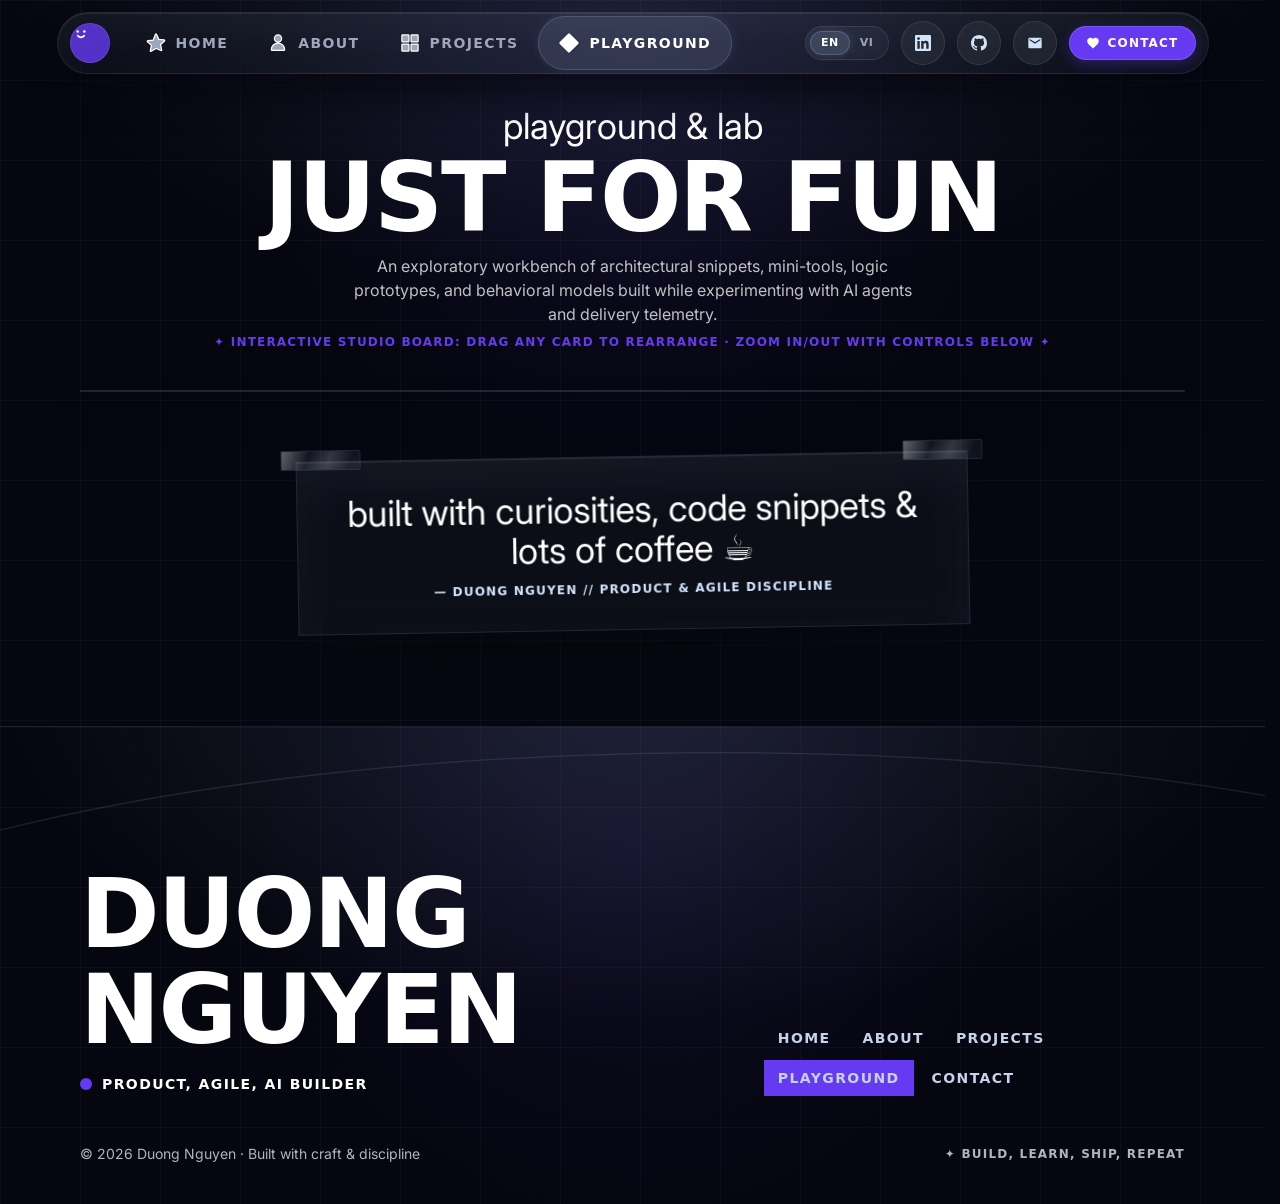
<file: playground.html>
<!DOCTYPE html>
<html lang="en">
<head>
  <meta charset="utf-8">
  <meta name="viewport" content="width=device-width, initial-scale=1, viewport-fit=cover">
  <title>Playground & Lab | Duong Nguyen</title>
  <meta name="description" content="Playground, Mini Tools & AI Experiments by Duong Nguyen.">

  <!-- Google Fonts: Patrick Hand & Caveat for Vietnamese handwriting, Handjet, DM Mono, Inter -->
  <link rel="preconnect" href="https://fonts.googleapis.com">
  <link rel="preconnect" href="https://fonts.gstatic.com" crossorigin>
  <link href="https://fonts.googleapis.com/css2?family=Caveat:wght@500;600;700&family=DM+Mono:ital,wght@0,300;0,400;0,500;1,400&family=Handjet:wght@400..900&family=Inter:wght@300;400;500;600;700;800&family=Patrick+Hand&display=swap" rel="stylesheet">
  <link rel="preload" href="fonts/handjet.woff2" as="font" type="font/woff2" crossorigin>

  <link rel="stylesheet" href="styles.css">
</head>
<body class="t-creative-artsy t-authkit bg-[var(--ca-surface)] text-[var(--ca-ink)] antialiased selection:bg-[var(--ca-yellow)] selection:text-[var(--ca-ink)]">

  <!-- ==========================================================================
       SITE HEADER
       ========================================================================== -->
  <header class="sticky top-0 z-50 px-3 pt-3 sm:px-6">
    <div class="mx-auto flex max-w-6xl items-center justify-between border-2 border-[var(--ca-ink)] bg-white px-3 shadow-[2.5px_2.5px_0_rgba(25,21,16,0.35)] rounded-full">
      <div class="flex items-center gap-4">
        <!-- Pink Smiley Vector Logo with Animated Blinking Eyes -->
        <a aria-label="Home" class="flex h-10 w-10 shrink-0 items-center justify-center rounded-full border-2 border-white shadow-[1.5px_1.5px_0_rgba(25,21,16,0.25)] transition-transform duration-200 hover:rotate-12 hover-wiggle" style="background-color:var(--ca-magenta)" href="index.html">
          <svg viewBox="0 0 24 24" fill="currentColor" class="h-5 w-5 text-white" aria-hidden="true">
            <g class="ca-blink">
              <circle cx="8" cy="9" r="1.5"></circle>
              <circle cx="16" cy="9" r="1.5"></circle>
            </g>
            <path d="M8 14Q12 18 16 14" fill="none" stroke="#ffffff" stroke-width="2" stroke-linecap="round"></path>
          </svg>
        </a>

        <!-- Pill Desktop Navigation -->
        <nav class="hidden items-stretch md:flex">
          <a class="ca-mono flex items-center justify-center gap-2.5 px-5 py-4 text-sm font-bold uppercase leading-none tracking-widest text-[var(--ca-ink)] transition-colors hover:bg-[var(--ca-chrome)]" href="index.html">
            <svg viewBox="0 0 24 24" fill="currentColor" stroke="#ffffff" stroke-width="3" stroke-linejoin="round" paint-order="stroke" class="overflow-visible [filter:drop-shadow(1px_1.5px_0_rgba(25,21,16,0.28))] h-5 w-5 shrink-0" aria-hidden="true">
              <path d="M12 2l2.9 6.26 6.85.72-5.1 4.62 1.44 6.7L12 17.6l-6.09 3.7 1.44-6.7-5.1-4.62 6.85-.72z"></path>
            </svg>
            <span data-i18n="nav.home">Home</span>
          </a>

          <a class="ca-mono flex items-center justify-center gap-2.5 px-5 py-4 text-sm font-bold uppercase leading-none tracking-widest text-[var(--ca-ink)] transition-colors hover:bg-[var(--ca-chrome)]" href="about.html">
            <svg viewBox="0 0 24 24" fill="currentColor" stroke="#ffffff" stroke-width="3" stroke-linejoin="round" paint-order="stroke" class="overflow-visible [filter:drop-shadow(1px_1.5px_0_rgba(25,21,16,0.28))] h-5 w-5 shrink-0" aria-hidden="true">
              <path d="M12 3a3.6 3.6 0 100 7.2A3.6 3.6 0 0012 3zM4.8 20a7.2 7.2 0 0114.4 0z"></path>
            </svg>
            <span data-i18n="nav.about">About</span>
          </a>

          <a class="ca-mono flex items-center justify-center gap-2.5 px-5 py-4 text-sm font-bold uppercase leading-none tracking-widest text-[var(--ca-ink)] transition-colors hover:bg-[var(--ca-chrome)]" href="case-studies.html">
            <svg viewBox="0 0 24 24" fill="currentColor" stroke="#ffffff" stroke-width="3" stroke-linejoin="round" paint-order="stroke" class="overflow-visible [filter:drop-shadow(1px_1.5px_0_rgba(25,21,16,0.28))] h-5 w-5 shrink-0" aria-hidden="true">
              <path d="M3 3h7v7H3zM14 3h7v7h-7zM3 14h7v7H3zM14 14h7v7h-7z"></path>
            </svg>
            <span data-i18n="nav.projects">Projects</span>
          </a>

          <a aria-current="page" class="ca-mono flex items-center justify-center gap-2.5 px-5 py-4 text-sm font-bold uppercase leading-none tracking-widest text-[var(--ca-ink)] transition-colors bg-[var(--ca-yellow)]" href="playground.html">
            <svg viewBox="0 0 24 24" fill="currentColor" stroke="#ffffff" stroke-width="3" stroke-linejoin="round" paint-order="stroke" class="overflow-visible [filter:drop-shadow(1px_1.5px_0_rgba(25,21,16,0.28))] h-5 w-5 shrink-0" aria-hidden="true">
              <path d="M12 2l10 10-10 10L2 12z"></path>
            </svg>
            <span data-i18n="nav.playground">Playground</span>
          </a>
        </nav>
      </div>

      <!-- Header Actions: Language Switcher, Social, Contact -->
      <div class="flex items-center gap-2 py-2 sm:gap-3">
        <!-- Interactive EN/VI Language Switcher -->
        <div class="flex items-center rounded-full border-2 border-[var(--ca-ink)] bg-white p-1 text-xs font-bold ca-mono">
          <button type="button" id="lang-en" data-lang="en" class="lang-btn rounded-full px-2.5 py-1 uppercase transition-colors bg-[var(--ca-yellow)] text-[var(--ca-ink)]">
            EN
          </button>
          <button type="button" id="lang-vi" data-lang="vi" class="lang-btn rounded-full px-2.5 py-1 uppercase transition-colors text-[var(--ca-ink)]/60 hover:text-[var(--ca-ink)]">
            VI
          </button>
        </div>

        <!-- Social Icons -->
        <a aria-label="LinkedIn" class="flex h-9 w-9 items-center justify-center rounded-full border-2 border-white text-[var(--ca-ink)] shadow-[1px_1px_0_rgba(25,21,16,0.25)] transition-transform duration-200 hover:-translate-y-0.5" style="background-color:var(--ca-yellow)" href="https://www.linkedin.com/in/nguyen-dang-duong/" target="_blank" rel="noopener noreferrer">
          <svg viewBox="0 0 24 24" fill="currentColor" class="h-4 w-4" aria-hidden="true"><path d="M20.45 20.45h-3.56v-5.57c0-1.33-.03-3.04-1.85-3.04-1.85 0-2.14 1.45-2.14 2.94v5.67H9.35V9h3.41v1.56h.05c.48-.9 1.64-1.85 3.37-1.85 3.6 0 4.27 2.37 4.27 5.46v6.28zM5.34 7.43a2.06 2.06 0 1 1 0-4.13 2.06 2.06 0 0 1 0 4.13zm1.78 13.02H3.56V9h3.56v11.45zM22.22 0H1.77C.79 0 0 .77 0 1.73v20.54C0 23.23.79 24 1.77 24h20.45c.98 0 1.78-.77 1.78-1.73V1.73C24 .77 23.2 0 22.22 0z"></path></svg>
        </a>
        <a aria-label="GitHub" class="flex h-9 w-9 items-center justify-center rounded-full border-2 border-white text-white shadow-[1px_1px_0_rgba(25,21,16,0.25)] transition-transform duration-200 hover:-translate-y-0.5" style="background-color:var(--ca-magenta)" href="https://github.com/duong141001" target="_blank" rel="noopener noreferrer">
          <svg viewBox="0 0 24 24" fill="currentColor" class="h-4 w-4" aria-hidden="true"><path d="M12 0C5.37 0 0 5.37 0 12c0 5.31 3.435 9.795 8.205 11.385.6.105.825-.255.825-.57 0-.285-.015-1.23-.015-2.235-3.015.555-3.795-.735-4.035-1.41-.135-.345-.72-1.41-1.23-1.695-.42-.225-1.02-.78-.015-.795.945-.015 1.62.87 1.845 1.23 1.08 1.815 2.805 1.305 3.495.99.105-.78.42-1.305.765-1.605-2.67-.3-5.46-1.335-5.46-5.925 0-1.305.465-2.385 1.23-3.225-.12-.3-.54-1.53.12-3.18 0 0 1.005-.315 3.3 1.23.96-.27 1.98-.405 3-.405s2.04.135 3 .405c2.295-1.56 3.3-1.23 3.3-1.23.66 1.65.24 2.88.12 3.18.765.84 1.23 1.905 1.23 3.225 0 4.605-2.805 5.625-5.475 5.925.435.375.81 1.095.81 2.22 0 1.605-.015 2.895-.015 3.3 0 .315.225.69.825.57A12.02 12.02 0 0 0 24 12c0-6.63-5.37-12-12-12z"></path></svg>
        </a>
        <a aria-label="Email" class="flex h-9 w-9 items-center justify-center rounded-full border-2 border-white text-white shadow-[1px_1px_0_rgba(25,21,16,0.25)] transition-transform duration-200 hover:-translate-y-0.5" style="background-color:var(--ca-green)" href="mailto:duongnguyendang.work@gmail.com">
          <svg viewBox="0 0 24 24" fill="currentColor" class="h-4 w-4" aria-hidden="true"><path d="M20 4H4c-1.1 0-2 .9-2 2v12c0 1.1.9 2 2 2h16c1.1 0 2-.9 2-2V6c0-1.1-.9-2-2-2zm0 4-8 5-8-5V6l8 5 8-5v2z"></path></svg>
        </a>

        <!-- Pill Contact CTA -->
        <a class="ca-mono hidden items-center gap-2 rounded-full border-2 border-[var(--ca-ink)] bg-white px-4 py-2 text-xs font-bold uppercase tracking-widest text-[var(--ca-ink)] shadow-[2px_2px_0_var(--ca-ink)] transition-transform hover:-translate-y-0.5 sm:inline-flex" href="contact.html">
          <svg viewBox="0 0 24 24" fill="currentColor" class="h-3.5 w-3.5 text-[var(--ca-ink)]" aria-hidden="true"><path d="M12 21.35l-1.45-1.32C5.4 15.36 2 12.28 2 8.5 2 5.42 4.42 3 7.5 3c1.74 0 3.41.81 4.5 2.09C13.09 3.81 14.76 3 16.5 3 19.58 3 22 5.42 22 8.5c0 3.78-3.4 6.86-8.55 11.54L12 21.35z"></path></svg>
          <span data-i18n="nav.cta">Contact</span>
        </a>

        <!-- Mobile Nav Hamburger -->
        <button id="mobileNavToggle" aria-label="Toggle Navigation" aria-expanded="false" class="flex h-10 w-10 items-center justify-center rounded-md border-2 border-[var(--ca-ink)] bg-white md:hidden">
          <svg viewBox="0 0 24 24" fill="none" stroke="currentColor" stroke-width="2.5" class="h-5 w-5 text-[var(--ca-ink)]"><path d="M4 6h16M4 12h16M4 18h16"></path></svg>
        </button>
      </div>
    </div>

    <!-- Mobile Navigation Dropdown -->
    <div id="mobileNavMenu" class="hidden mx-auto mt-2 max-w-6xl rounded-2xl border-2 border-[var(--ca-ink)] bg-white p-4 shadow-[4px_4px_0_var(--ca-ink)] md:hidden">
      <nav class="flex flex-col gap-2 ca-mono text-sm font-bold uppercase tracking-wider">
        <a class="p-2 hover:bg-[var(--ca-yellow)] rounded" href="index.html" data-i18n="nav.home">Home</a>
        <a class="p-2 hover:bg-[var(--ca-yellow)] rounded" href="about.html" data-i18n="nav.about">About</a>
        <a class="p-2 hover:bg-[var(--ca-yellow)] rounded" href="case-studies.html" data-i18n="nav.projects">Projects</a>
        <a class="p-2 bg-[var(--ca-yellow)] rounded" href="playground.html" data-i18n="nav.playground">Playground</a>
        <a class="p-2 hover:bg-[var(--ca-yellow)] rounded" href="contact.html" data-i18n="nav.cta">Contact</a>
      </nav>
    </div>
  </header>

  <!-- ==========================================================================
       MAIN CONTENT: PLAYGROUND & LAB CANVAS
       ========================================================================== -->
  <main class="relative px-4 pb-24 pt-8 sm:px-8 lg:px-20">
    <div class="mx-auto max-w-6xl">

      <!-- Header Title -->
      <div class="text-center mb-10">
        <p class="ca-hand text-3xl text-[var(--ca-ink)] sm:text-4xl" data-i18n="playground.label">playground &amp; lab</p>
        <span class="mt-2 inline-block">
          <span class="ca-display text-6xl leading-[0.92] tracking-tight text-[var(--ca-ink)] sm:text-8xl xl:text-[10rem] ca-stagger-text" data-stagger-text="true" data-stagger="0.05" data-i18n="playground.title">
            JUST FOR FUN
          </span>
        </span>
        <p class="mt-3 text-base text-[var(--ca-ink)]/75 max-w-xl mx-auto" data-i18n="playground.desc">
          Interactive prototypes, AI experiments, testing scripts, and tooling snippets built while exploring new paradigms.
        </p>
        <p class="mt-2 text-xs ca-mono font-bold uppercase tracking-wider text-[var(--ca-blue)] hidden md:block">
          ✦ Interactive Studio Board: Drag any card to rearrange · Zoom in/out with controls below ✦
        </p>
      </div>

      <!-- DESKTOP INTERACTIVE DRAGGABLE WORKBENCH (Creative Artsy Studio Board) -->
      <div id="playgroundCanvas" class="playground-canvas relative hidden md:block w-full h-[720px] overflow-hidden border-2 border-[var(--ca-ink)] rounded-2xl bg-[#faf8f3] shadow-[6px_6px_0_var(--ca-ink)]">
        <!-- Dot Grid Pattern -->
        <div class="absolute inset-0 opacity-20 pointer-events-none" style="background-image: radial-gradient(var(--ca-ink) 1px, transparent 1px); background-size: 20px 20px;"></div>

        <div id="playgroundBoard" class="relative w-full h-full transition-transform duration-200 ease-out" style="transform: scale(1); transform-origin: 50% 45%;">

          <!-- Card 1: Hermes Agent Canvas -->
          <div class="draggable-card absolute w-80 p-5 -rotate-2 border-2 border-[var(--ca-ink)] shadow-[4px_4px_0_var(--ca-ink)]" style="background-color:var(--ca-cyan); left: 6%; top: 8%;">
            <span aria-hidden="true" class="ca-tape-strip absolute -left-3 -top-2.5 z-10 h-5 w-16 -rotate-[35deg] bg-white/70 shadow-sm"></span>
            <span class="ca-mono text-[10px] font-bold uppercase tracking-widest text-[var(--ca-ink)]/70">LAB 01 // AGENTS</span>
            <h3 class="mt-1 text-lg font-bold text-[var(--ca-ink)]">Hermes Agent Graph</h3>
            <p class="mt-1 text-xs leading-relaxed text-[var(--ca-ink)]/80">
              Visual multi-agent workflow board with step-by-step inspector, tool mutation history, and human-in-the-loop gates.
            </p>
            <div class="mt-3 border border-[var(--ca-ink)]/30 bg-white/70 p-2 rounded text-[10px] ca-mono">
              <code>Node: Dispatcher → ToolChainer</code>
            </div>
            <div class="mt-2 flex gap-1">
              <span class="ca-chamfer-tag text-[9px] bg-white font-bold">LANGGRAPH</span>
              <span class="ca-chamfer-tag text-[9px] bg-white font-bold">MULTI-AGENT</span>
            </div>
          </div>

          <!-- Card 2: ADHD Skill Tree -->
          <div class="draggable-card absolute w-80 p-5 rotate-3 border-2 border-[var(--ca-ink)] shadow-[4px_4px_0_var(--ca-ink)]" style="background-color:var(--ca-yellow-soft); left: 38%; top: 4%;">
            <span aria-hidden="true" class="ca-tape-strip absolute -right-3 -top-2.5 z-10 h-5 w-16 rotate-[35deg] bg-white/70 shadow-sm"></span>
            <span class="ca-mono text-[10px] font-bold uppercase tracking-widest text-[var(--ca-ink)]/70">LAB 02 // BEHAVIORAL</span>
            <h3 class="mt-1 text-lg font-bold text-[var(--ca-ink)]">Skill Tree Progression</h3>
            <p class="mt-1 text-xs leading-relaxed text-[var(--ca-ink)]/80">
              Micro-action habit tracker unlocking competencies for Task Initiation, Time Horizon, and Impulse Resilience.
            </p>
            <div class="mt-3 border border-[var(--ca-ink)]/30 bg-white/70 p-2 rounded text-[10px] ca-mono">
              <code>XP: +25 [Focus Block] → LVL 3 Node</code>
            </div>
            <div class="mt-2 flex gap-1">
              <span class="ca-chamfer-tag text-[9px] bg-white font-bold">PWA</span>
              <span class="ca-chamfer-tag text-[9px] bg-white font-bold">OFFLINE FSM</span>
            </div>
          </div>

          <!-- Card 3: QA Ready Gate Matrix -->
          <div class="draggable-card absolute w-80 p-5 -rotate-3 border-2 border-[var(--ca-ink)] shadow-[4px_4px_0_var(--ca-ink)]" style="background-color:var(--ca-purple); left: 69%; top: 12%;">
            <span aria-hidden="true" class="ca-tape-strip absolute -left-3 -top-2.5 z-10 h-5 w-16 -rotate-[35deg] bg-white/70 shadow-sm"></span>
            <span class="ca-mono text-[10px] font-bold uppercase tracking-widest text-[var(--ca-ink)]/70">LAB 03 // QA GATES</span>
            <h3 class="mt-1 text-lg font-bold text-[var(--ca-ink)]">10-Point Release Gate</h3>
            <p class="mt-1 text-xs leading-relaxed text-[var(--ca-ink)]/80">
              Interactive readiness checklist enforcing shift-left QA prior to sprint code freezes and production pushes.
            </p>
            <div class="mt-3 border border-[var(--ca-ink)]/30 bg-white/70 p-2 rounded text-[10px] ca-mono">
              <code>[PASS] Smoke E2E · Hotfixes &lt; 0</code>
            </div>
            <div class="mt-2 flex gap-1">
              <span class="ca-chamfer-tag text-[9px] bg-white font-bold">CI/CD</span>
              <span class="ca-chamfer-tag text-[9px] bg-white font-bold">QUALITY GATE</span>
            </div>
          </div>

          <!-- Card 4: F&B Anomaly Detection -->
          <div class="draggable-card absolute w-80 p-5 rotate-2 border-2 border-[var(--ca-ink)] shadow-[4px_4px_0_var(--ca-ink)]" style="background-color:var(--ca-mint); left: 8%; top: 52%;">
            <span aria-hidden="true" class="ca-tape-strip absolute -right-3 -top-2.5 z-10 h-5 w-16 rotate-[35deg] bg-white/70 shadow-sm"></span>
            <span class="ca-mono text-[10px] font-bold uppercase tracking-widest text-[var(--ca-ink)]/70">LAB 04 // CV TELEMETRY</span>
            <h3 class="mt-1 text-lg font-bold text-[var(--ca-ink)]">CCTV Anomaly Rules</h3>
            <p class="mt-1 text-xs leading-relaxed text-[var(--ca-ink)]/80">
              Real-time rule engine mapping queue depth and table vacancy latency to automated manager floor alerts.
            </p>
            <div class="mt-3 border border-[var(--ca-ink)]/30 bg-white/70 p-2 rounded text-[10px] ca-mono">
              <code>Latency &gt; 180s → Table Clean Alert</code>
            </div>
            <div class="mt-2 flex gap-1">
              <span class="ca-chamfer-tag text-[9px] bg-white font-bold">CV MODEL</span>
              <span class="ca-chamfer-tag text-[9px] bg-white font-bold">OPERATIONS</span>
            </div>
          </div>

          <!-- Card 5: Sprint Velocity Meter -->
          <div class="draggable-card absolute w-80 p-5 -rotate-1 border-2 border-[var(--ca-ink)] shadow-[4px_4px_0_var(--ca-ink)]" style="background-color:var(--ca-pink-soft); left: 39%; top: 54%;">
            <span aria-hidden="true" class="ca-tape-strip absolute -left-3 -top-2.5 z-10 h-5 w-16 -rotate-[35deg] bg-white/70 shadow-sm"></span>
            <span class="ca-mono text-[10px] font-bold uppercase tracking-widest text-[var(--ca-ink)]/70">LAB 05 // AGILE SCRUM</span>
            <h3 class="mt-1 text-lg font-bold text-[var(--ca-ink)]">Sprint Velocity &amp; CFD</h3>
            <p class="mt-1 text-xs leading-relaxed text-[var(--ca-ink)]/80">
              Cumulative Flow Diagram generator parsing Jira tickets to detect WIP bottlenecks and dependency drift early.
            </p>
            <div class="mt-3 border border-[var(--ca-ink)]/30 bg-white/70 p-2 rounded text-[10px] ca-mono">
              <code>WIP Limit: 4 · Cycle Time: 1.8 Days</code>
            </div>
            <div class="mt-2 flex gap-1">
              <span class="ca-chamfer-tag text-[9px] bg-white font-bold">BURNDOWN</span>
              <span class="ca-chamfer-tag text-[9px] bg-white font-bold">CFD TELEMETRY</span>
            </div>
          </div>

          <!-- Card 6: Affiliate Video Matrix -->
          <div class="draggable-card absolute w-80 p-5 rotate-4 border-2 border-[var(--ca-ink)] shadow-[4px_4px_0_var(--ca-ink)]" style="background-color:var(--ca-yellow); left: 70%; top: 48%;">
            <span aria-hidden="true" class="ca-tape-strip absolute -right-3 -top-2.5 z-10 h-5 w-16 rotate-[35deg] bg-white/70 shadow-sm"></span>
            <span class="ca-mono text-[10px] font-bold uppercase tracking-widest text-[var(--ca-ink)]/70">LAB 06 // AUTOMATION</span>
            <h3 class="mt-1 text-lg font-bold text-[var(--ca-ink)]">Hook Permutation Engine</h3>
            <p class="mt-1 text-xs leading-relaxed text-[var(--ca-ink)]/80">
              Script generator combining 50 hook openings with catalog value propositions for automated batch video testing.
            </p>
            <div class="mt-3 border border-[var(--ca-ink)]/30 bg-white/70 p-2 rounded text-[10px] ca-mono">
              <code>Variants: 120 Rendered · Conv: +22%</code>
            </div>
            <div class="mt-2 flex gap-1">
              <span class="ca-chamfer-tag text-[9px] bg-white font-bold">FFMPEG</span>
              <span class="ca-chamfer-tag text-[9px] bg-white font-bold">GROWTH OPS</span>
            </div>
          </div>

        </div>

        <!-- Floating Zoom & Reset Toolbar -->
        <div class="absolute bottom-6 right-6 z-40 flex flex-col gap-2">
          <button id="zoomInBtn" aria-label="Zoom in" title="Zoom in" class="ca-mono flex h-11 w-11 items-center justify-center border-2 border-[var(--ca-ink)] bg-[var(--ca-surface)] text-xl font-bold text-[var(--ca-ink)] transition-colors hover:bg-[var(--ca-blue)] hover:text-white shadow-[2px_2px_0_var(--ca-ink)] active:translate-x-0.5 active:translate-y-0.5">+</button>
          <button id="zoomOutBtn" aria-label="Zoom out" title="Zoom out" class="ca-mono flex h-11 w-11 items-center justify-center border-2 border-[var(--ca-ink)] bg-[var(--ca-surface)] text-xl font-bold text-[var(--ca-ink)] transition-colors hover:bg-[var(--ca-blue)] hover:text-white shadow-[2px_2px_0_var(--ca-ink)] active:translate-x-0.5 active:translate-y-0.5">−</button>
          <button id="zoomResetBtn" aria-label="Reset layout" title="Reset layout" class="ca-mono flex h-11 w-11 items-center justify-center border-2 border-[var(--ca-ink)] bg-[var(--ca-yellow)] text-sm font-bold text-[var(--ca-ink)] transition-colors hover:bg-[var(--ca-magenta)] hover:text-white shadow-[2px_2px_0_var(--ca-ink)] active:translate-x-0.5 active:translate-y-0.5">↺</button>
        </div>
      </div>

      <!-- MOBILE RESPONSIVE FALLBACK GRID -->
      <div class="grid grid-cols-1 gap-8 sm:grid-cols-2 md:hidden">

        <!-- Card 1: Hermes Agent Canvas -->
        <div class="ca-reveal relative p-6 -rotate-1 border-2 border-[var(--ca-ink)] shadow-[4px_4px_0_var(--ca-ink)] hover-lift" style="background-color:var(--ca-cyan)" data-delay="0.1">
          <span aria-hidden="true" class="ca-tape-strip absolute -left-3 -top-2.5 z-10 h-5 w-16 -rotate-[35deg] bg-white/70 shadow-sm"></span>
          <span class="ca-mono text-[10px] font-bold uppercase tracking-widest text-[var(--ca-ink)]/70">LAB 01 // AGENTS</span>
          <h3 class="mt-2 text-xl font-bold text-[var(--ca-ink)]">Hermes Agent Graph</h3>
          <p class="mt-2 text-xs leading-relaxed text-[var(--ca-ink)]/80">
            A visual multi-agent workflow board with step-by-step inspector, tool mutation history, and human-in-the-loop gates.
          </p>
          <div class="mt-4 border border-[var(--ca-ink)]/30 bg-white/70 p-2.5 rounded text-[11px] ca-mono">
            <code>Node: Dispatcher → ToolChainer → MemoryCheck</code>
          </div>
          <div class="mt-3 flex gap-1">
            <span class="ca-chamfer-tag text-[9px] bg-white font-bold">STATE GRAPH</span>
            <span class="ca-chamfer-tag text-[9px] bg-white font-bold">LANGGRAPH</span>
          </div>
        </div>

        <!-- Card 2: ADHD Skill Tree -->
        <div class="ca-reveal relative p-6 rotate-2 border-2 border-[var(--ca-ink)] shadow-[4px_4px_0_var(--ca-ink)] hover-lift" style="background-color:var(--ca-yellow-soft)" data-delay="0.15">
          <span aria-hidden="true" class="ca-tape-strip absolute -right-3 -top-2.5 z-10 h-5 w-16 rotate-[35deg] bg-white/70 shadow-sm"></span>
          <span class="ca-mono text-[10px] font-bold uppercase tracking-widest text-[var(--ca-ink)]/70">LAB 02 // BEHAVIORAL</span>
          <h3 class="mt-2 text-xl font-bold text-[var(--ca-ink)]">Skill Tree Progression</h3>
          <p class="mt-2 text-xs leading-relaxed text-[var(--ca-ink)]/80">
            Micro-action habit tracker that unlocks node competencies for Task Initiation, Time Horizon, and Impulse Resilience.
          </p>
          <div class="mt-4 border border-[var(--ca-ink)]/30 bg-white/70 p-2.5 rounded text-[11px] ca-mono">
            <code>XP: +25 [Focus Block] → Unlocked Level 3 Node</code>
          </div>
          <div class="mt-3 flex gap-1">
            <span class="ca-chamfer-tag text-[9px] bg-white font-bold">PWA</span>
            <span class="ca-chamfer-tag text-[9px] bg-white font-bold">OFFLINE FSM</span>
          </div>
        </div>

        <!-- Card 3: QA Ready Gate Matrix -->
        <div class="ca-reveal relative p-6 -rotate-2 border-2 border-[var(--ca-ink)] shadow-[4px_4px_0_var(--ca-ink)] hover-lift" style="background-color:var(--ca-purple)" data-delay="0.2">
          <span aria-hidden="true" class="ca-tape-strip absolute -left-3 -top-2.5 z-10 h-5 w-16 -rotate-[35deg] bg-white/70 shadow-sm"></span>
          <span class="ca-mono text-[10px] font-bold uppercase tracking-widest text-[var(--ca-ink)]/70">LAB 03 // QA GATES</span>
          <h3 class="mt-2 text-xl font-bold text-[var(--ca-ink)]">10-Point Release Gate</h3>
          <p class="mt-2 text-xs leading-relaxed text-[var(--ca-ink)]/80">
            Interactive readiness criteria checklist enforcing shift-left QA prior to sprint code freezes and production pushes.
          </p>
          <div class="mt-4 border border-[var(--ca-ink)]/30 bg-white/70 p-2.5 rounded text-[11px] ca-mono">
            <code>[PASS] Smoke E2E · [PASS] Hotfix Regression &lt; 0</code>
          </div>
          <div class="mt-3 flex gap-1">
            <span class="ca-chamfer-tag text-[9px] bg-white font-bold">CI/CD</span>
            <span class="ca-chamfer-tag text-[9px] bg-white font-bold">QUALITY GATE</span>
          </div>
        </div>

        <!-- Card 4: F&B Anomaly Detection -->
        <div class="ca-reveal relative p-6 rotate-1 border-2 border-[var(--ca-ink)] shadow-[4px_4px_0_var(--ca-ink)] hover-lift" style="background-color:var(--ca-mint)" data-delay="0.25">
          <span aria-hidden="true" class="ca-tape-strip absolute -right-3 -top-2.5 z-10 h-5 w-16 rotate-[35deg] bg-white/70 shadow-sm"></span>
          <span class="ca-mono text-[10px] font-bold uppercase tracking-widest text-[var(--ca-ink)]/70">LAB 04 // CV TELEMETRY</span>
          <h3 class="mt-2 text-xl font-bold text-[var(--ca-ink)]">CCTV Anomaly Rules</h3>
          <p class="mt-2 text-xs leading-relaxed text-[var(--ca-ink)]/80">
            Real-time rule engine mapping customer queue depth and table vacancy latency to automated manager floor dispatch.
          </p>
          <div class="mt-4 border border-[var(--ca-ink)]/30 bg-white/70 p-2.5 rounded text-[11px] ca-mono">
            <code>Latency &gt; 180s → Trigger: Table Clean Alert</code>
          </div>
          <div class="mt-3 flex gap-1">
            <span class="ca-chamfer-tag text-[9px] bg-white font-bold">CV MODEL</span>
            <span class="ca-chamfer-tag text-[9px] bg-white font-bold">B2B SAAS</span>
          </div>
        </div>

        <!-- Card 5: Sprint Velocity Meter -->
        <div class="ca-reveal relative p-6 -rotate-1 border-2 border-[var(--ca-ink)] shadow-[4px_4px_0_var(--ca-ink)] hover-lift" style="background-color:var(--ca-pink-soft)" data-delay="0.3">
          <span aria-hidden="true" class="ca-tape-strip absolute -left-3 -top-2.5 z-10 h-5 w-16 -rotate-[35deg] bg-white/70 shadow-sm"></span>
          <span class="ca-mono text-[10px] font-bold uppercase tracking-widest text-[var(--ca-ink)]/70">LAB 05 // AGILE SCRUM</span>
          <h3 class="mt-2 text-xl font-bold text-[var(--ca-ink)]">Sprint Velocity &amp; CFD</h3>
          <p class="mt-2 text-xs leading-relaxed text-[var(--ca-ink)]/80">
            Cumulative Flow Diagram generator parsing Jira export tickets to detect work-in-progress (WIP) bottlenecks early.
          </p>
          <div class="mt-4 border border-[var(--ca-ink)]/30 bg-white/70 p-2.5 rounded text-[11px] ca-mono">
            <code>WIP Limit: 4 Tasks · Cycle Time: 1.8 Days</code>
          </div>
          <div class="mt-3 flex gap-1">
            <span class="ca-chamfer-tag text-[9px] bg-white font-bold">BURNDOWN</span>
            <span class="ca-chamfer-tag text-[9px] bg-white font-bold">CFD TELEMETRY</span>
          </div>
        </div>

        <!-- Card 6: Affiliate Video Matrix -->
        <div class="ca-reveal relative p-6 rotate-2 border-2 border-[var(--ca-ink)] shadow-[4px_4px_0_var(--ca-ink)] hover-lift" style="background-color:var(--ca-yellow)" data-delay="0.35">
          <span aria-hidden="true" class="ca-tape-strip absolute -right-3 -top-2.5 z-10 h-5 w-16 rotate-[35deg] bg-white/70 shadow-sm"></span>
          <span class="ca-mono text-[10px] font-bold uppercase tracking-widest text-[var(--ca-ink)]/70">LAB 06 // AUTOMATION</span>
          <h3 class="mt-2 text-xl font-bold text-[var(--ca-ink)]">Hook Permutation Engine</h3>
          <p class="mt-2 text-xs leading-relaxed text-[var(--ca-ink)]/80">
            Script generator combining 50 hook openings with catalog value propositions for automated short-form video batch testing.
          </p>
          <div class="mt-4 border border-[var(--ca-ink)]/30 bg-white/70 p-2.5 rounded text-[11px] ca-mono">
            <code>Variants: 120 Rendered · Conversion: +22%</code>
          </div>
          <div class="mt-3 flex gap-1">
            <span class="ca-chamfer-tag text-[9px] bg-white font-bold">FFMPEG</span>
            <span class="ca-chamfer-tag text-[9px] bg-white font-bold">GROWTH OPS</span>
          </div>
        </div>

      </div>

      <!-- Builder Motto Sticky Tape Canvas -->
      <div class="mt-16 text-center">
        <div class="inline-block relative max-w-2xl -rotate-1 border-2 border-[var(--ca-ink)] bg-white p-8 shadow-[4px_4px_0_var(--ca-ink)] hover-lift">
          <span aria-hidden="true" class="ca-tape-strip absolute -left-4 -top-3 z-10 h-5 w-20 -rotate-[35deg] bg-[var(--ca-cyan)]/70 shadow-sm"></span>
          <span aria-hidden="true" class="ca-tape-strip absolute -right-4 -top-3 z-10 h-5 w-20 rotate-[35deg] bg-[var(--ca-magenta)]/70 shadow-sm"></span>
          <p class="ca-hand text-3xl sm:text-4xl text-[var(--ca-ink)]" data-i18n="playground.motto">
            "Questions before code. Test every edge case. Ship with the team."
          </p>
          <p class="ca-mono mt-3 text-xs uppercase font-bold tracking-widest text-[var(--ca-gray)]">
            — Duong Nguyen // Product &amp; Agile Discipline
          </p>
        </div>
      </div>

    </div>
  </main>

  <!-- ==========================================================================
       SITE FOOTER
       ========================================================================== -->
  <footer class="ca-grid relative border-t-2 border-[var(--ca-ink)]">
    <svg viewBox="0 0 1440 130" fill="none" preserveAspectRatio="none" class="h-16 w-full sm:h-24" aria-hidden="true">
      <path d="M-10 120C420 10 1030 4 1450 80" stroke="var(--ca-tick)" stroke-width="1.5"></path>
    </svg>
    <div class="px-4 pb-10 pt-6 sm:px-8 lg:px-20">
      <div class="flex flex-col justify-between gap-10 md:flex-row md:items-end">
        <div>
          <p class="ca-display text-6xl uppercase leading-none tracking-tight text-[var(--ca-ink)] sm:text-8xl">
            Duong Nguyen
          </p>
          <p class="ca-mono mt-4 inline-flex items-center gap-2.5 text-sm font-bold uppercase tracking-[0.2em] text-[var(--ca-ink)]">
            <span class="h-3 w-3 rounded-full bg-[var(--ca-blue)]"></span>
            <span data-i18n="footer.role">Product, Agile, AI Builder</span>
          </p>
        </div>
        <div class="flex flex-col items-start gap-5 md:items-end">
          <nav class="flex flex-wrap gap-1 ca-mono">
            <a class="px-3.5 py-2 text-sm font-bold uppercase tracking-widest text-[var(--ca-ink)] transition-colors hover:bg-[var(--ca-blue)] hover:text-white" href="index.html" data-i18n="nav.home">Home</a>
            <a class="px-3.5 py-2 text-sm font-bold uppercase tracking-widest text-[var(--ca-ink)] transition-colors hover:bg-[var(--ca-blue)] hover:text-white" href="about.html" data-i18n="nav.about">About</a>
            <a class="px-3.5 py-2 text-sm font-bold uppercase tracking-widest text-[var(--ca-ink)] transition-colors hover:bg-[var(--ca-blue)] hover:text-white" href="case-studies.html" data-i18n="nav.projects">Projects</a>
            <a class="px-3.5 py-2 text-sm font-bold uppercase tracking-widest text-[var(--ca-ink)] transition-colors bg-[var(--ca-yellow)]" href="playground.html" data-i18n="nav.playground">Playground</a>
            <a class="px-3.5 py-2 text-sm font-bold uppercase tracking-widest text-[var(--ca-ink)] transition-colors hover:bg-[var(--ca-blue)] hover:text-white" href="contact.html" data-i18n="nav.cta">Contact</a>
          </nav>
        </div>
      </div>
      <div class="mt-12 flex flex-col items-center justify-between gap-3 text-sm text-[var(--ca-ink)]/70 sm:flex-row">
        <span>© 2026 Duong Nguyen · Built with craft &amp; discipline</span>
        <span class="ca-mono text-xs uppercase font-bold tracking-wider" data-i18n="footer.loop">✦ BUILD, LEARN, SHIP, REPEAT</span>
      </div>
    </div>
  </footer>

  <script src="app.js"></script>
</body>
</html>
</file>
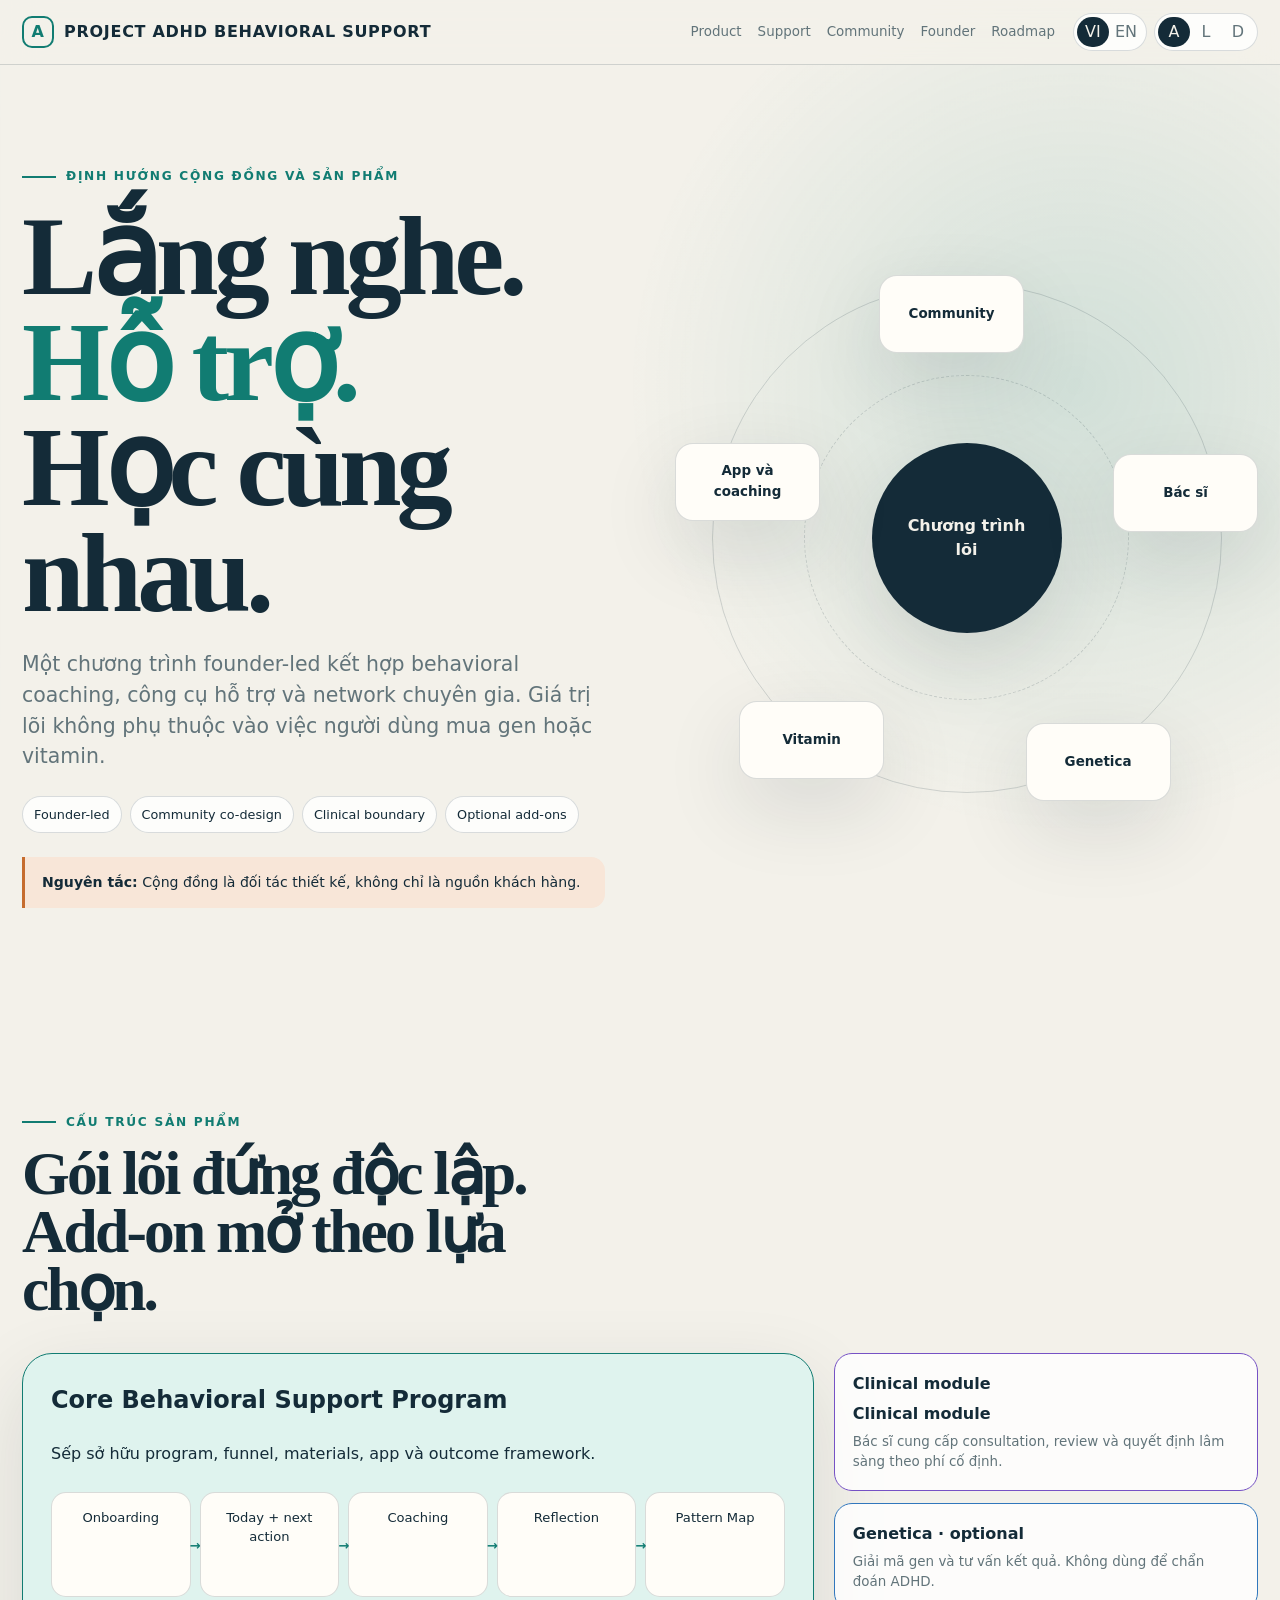
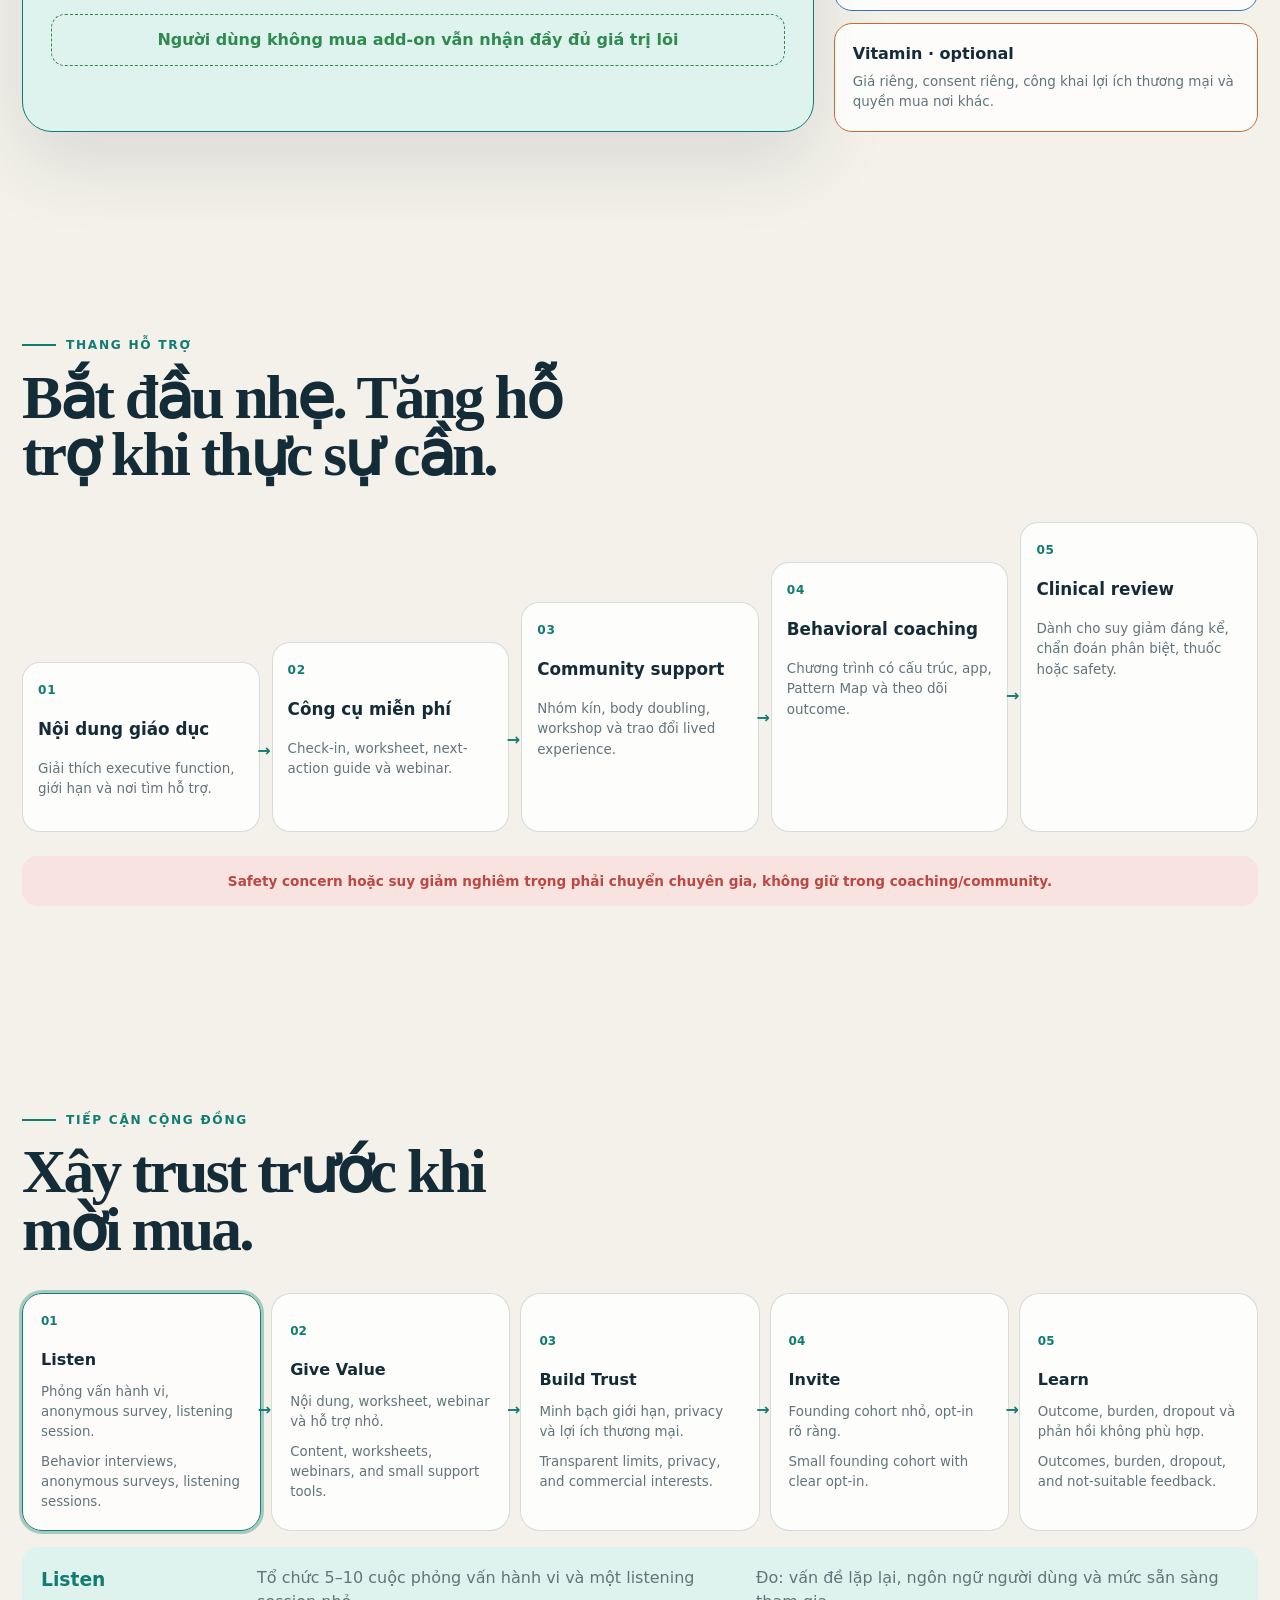
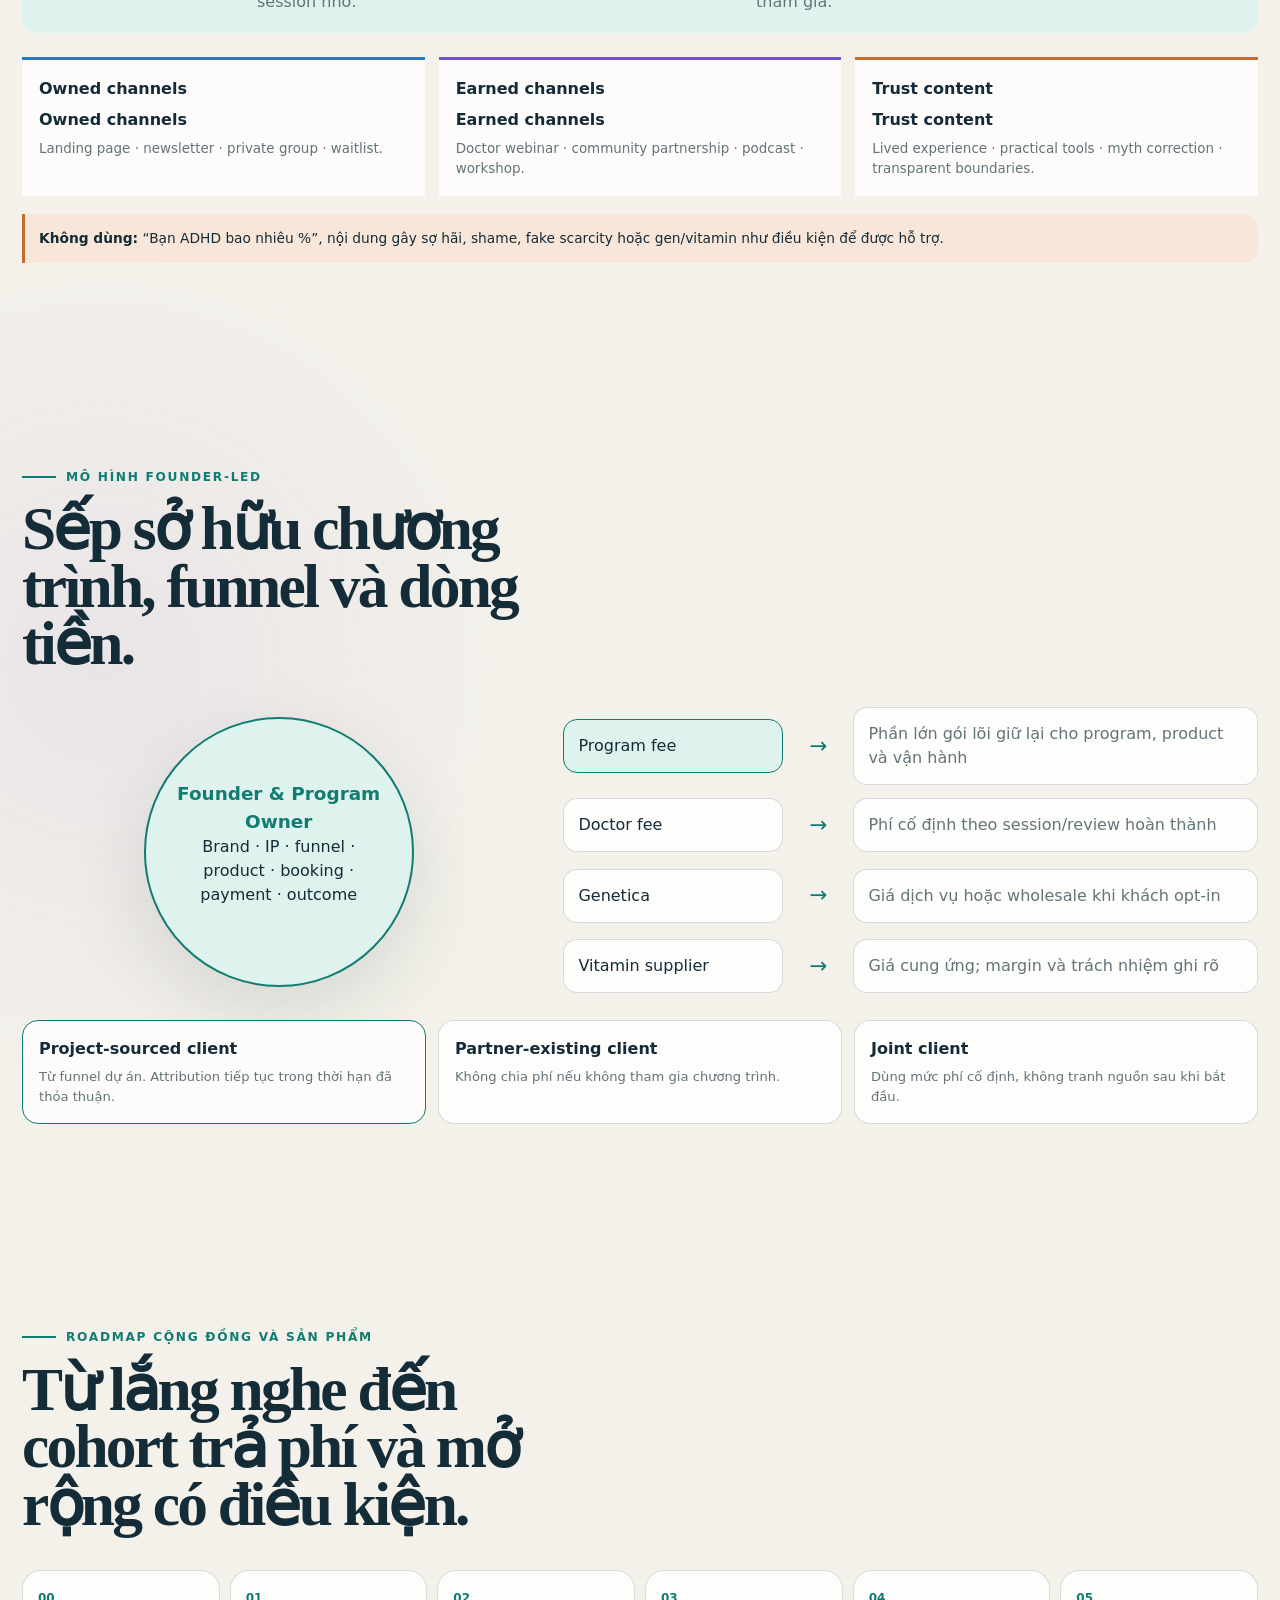
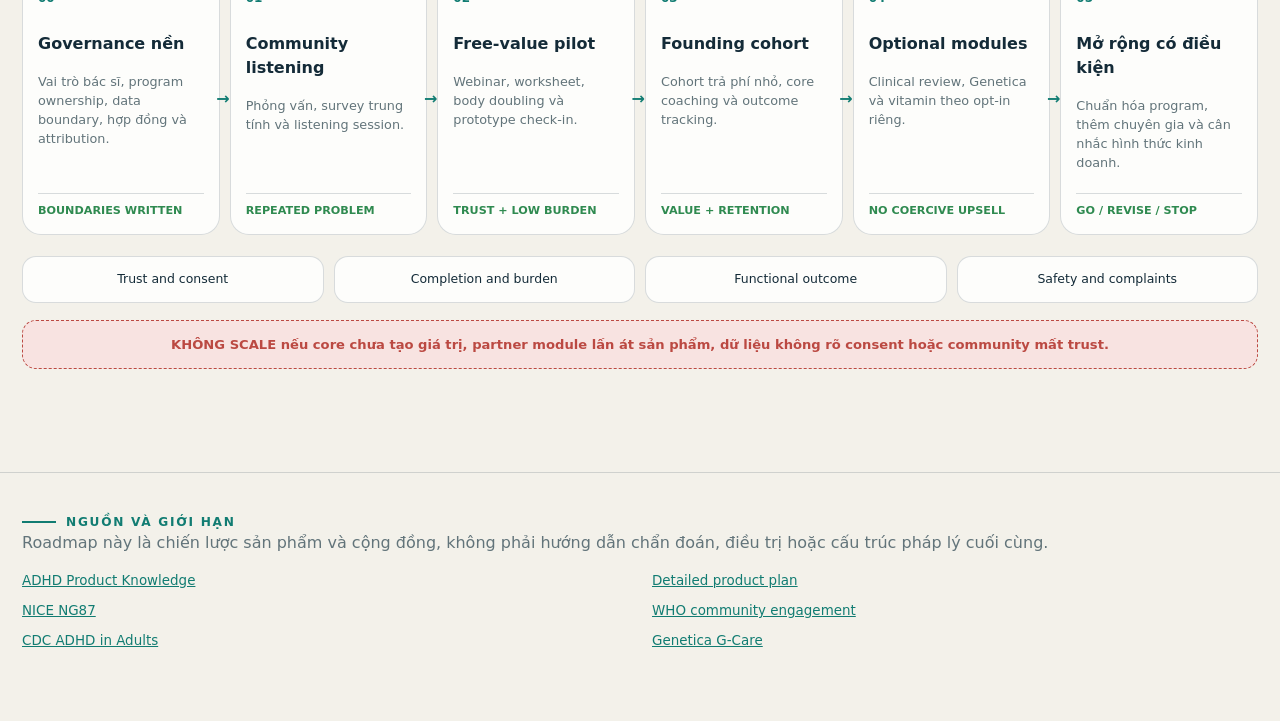
<file: Project_ADHD_Behavioral_Support_Community_Roadmap.html>
<!doctype html>
<html lang="vi" data-theme="system" data-lang="vi">
<head>
  <meta charset="utf-8">
  <meta name="viewport" content="width=device-width, initial-scale=1">
  <meta name="description" content="Project ADHD Behavioral Support product direction and community roadmap">
  <title>Project ADHD Behavioral Support — Community Roadmap</title>
  <style>
    :root{color-scheme:light dark;--bg:#f3f1ea;--paper:rgba(255,255,255,.82);--solid:#fffdf8;--ink:#142b38;--muted:#62747a;--line:rgba(20,43,56,.16);--teal:#117c72;--teal2:#69d9ca;--teal-soft:#dff3ee;--blue:#3177bd;--blue-soft:#e2eef9;--purple:#7652c5;--purple-soft:#ece7fa;--green:#2f8a50;--green-soft:#e1f4e7;--orange:#c66c2e;--orange-soft:#f8e6d8;--red:#bb4942;--red-soft:#f8e3e1;--shadow:0 28px 80px rgba(22,43,53,.12);--r:24px}
    html[data-theme="dark"]{--bg:#071419;--paper:rgba(13,31,38,.84);--solid:#0d1f26;--ink:#e8f3f2;--muted:#a9b8ba;--line:rgba(216,241,238,.15);--teal:#69d9ca;--teal2:#8ce5d9;--teal-soft:#113b35;--blue:#82b9ee;--blue-soft:#142f48;--purple:#bda9f6;--purple-soft:#2c2445;--green:#78d596;--green-soft:#173c27;--orange:#efa36d;--orange-soft:#442b1d;--red:#f19791;--red-soft:#4a2522;--shadow:0 30px 90px rgba(0,0,0,.34)}
    @media(prefers-color-scheme:dark){html[data-theme="system"]{--bg:#071419;--paper:rgba(13,31,38,.84);--solid:#0d1f26;--ink:#e8f3f2;--muted:#a9b8ba;--line:rgba(216,241,238,.15);--teal:#69d9ca;--teal2:#8ce5d9;--teal-soft:#113b35;--blue:#82b9ee;--blue-soft:#142f48;--purple:#bda9f6;--purple-soft:#2c2445;--green:#78d596;--green-soft:#173c27;--orange:#efa36d;--orange-soft:#442b1d;--red:#f19791;--red-soft:#4a2522;--shadow:0 30px 90px rgba(0,0,0,.34)}}
    *{box-sizing:border-box}html{scroll-behavior:smooth;background:var(--bg)}body{margin:0;overflow-x:hidden;background:radial-gradient(circle at 84% 7%,color-mix(in srgb,var(--teal) 15%,transparent),transparent 28rem),radial-gradient(circle at 8% 70%,color-mix(in srgb,var(--purple) 8%,transparent),transparent 26rem),var(--bg);color:var(--ink);font-family:Inter,ui-sans-serif,system-ui,-apple-system,"Segoe UI",sans-serif;line-height:1.5}button{font:inherit}.skip{position:fixed;top:-80px;left:12px;z-index:60;padding:10px 16px;border-radius:10px;background:var(--ink);color:var(--bg)}.skip:focus{top:12px}.progress{position:fixed;z-index:50;inset:0 0 auto;height:3px}.progress span{display:block;width:0;height:100%;background:linear-gradient(90deg,var(--teal),var(--blue),var(--purple))}
    header{position:sticky;top:0;z-index:40;border-bottom:1px solid var(--line);backdrop-filter:blur(18px);background:color-mix(in srgb,var(--bg) 84%,transparent)}.nav{width:min(1420px,100%);min-height:64px;margin:auto;padding:9px 22px;display:flex;align-items:center;gap:18px}.brand{display:flex;align-items:center;gap:10px;color:inherit;text-decoration:none;font-weight:900;letter-spacing:.045em;white-space:nowrap}.mark{width:32px;height:32px;display:grid;place-items:center;border:2px solid var(--teal);border-radius:10px;color:var(--teal)}nav{margin-left:auto;display:flex;gap:16px}nav a{color:var(--muted);font-size:.84rem;text-decoration:none}.controls{display:flex;gap:7px}.seg{display:flex;padding:3px;border:1px solid var(--line);border-radius:999px;background:var(--paper)}.seg button{min-width:32px;min-height:30px;border:0;border-radius:999px;background:transparent;color:var(--muted);cursor:pointer}.seg button[aria-pressed="true"]{background:var(--ink);color:var(--bg)}
    main{overflow:clip}section{position:relative;padding:clamp(70px,8vw,118px) 22px;scroll-margin-top:64px}.wrap{width:min(1360px,100%);min-width:0;margin:auto}.eyebrow{display:flex;align-items:center;gap:10px;color:var(--teal);font-size:.76rem;font-weight:850;text-transform:uppercase;letter-spacing:.14em}.eyebrow:before{content:"";width:34px;height:2px;background:currentColor}h1,h2,h3,p{margin-top:0}h1,h2{font-family:Georgia,"Times New Roman",serif;line-height:.94;letter-spacing:-.045em;overflow-wrap:break-word}h1{max-width:11ch;margin:18px 0 22px;font-size:clamp(3.6rem,8.8vw,8.5rem)}h2{max-width:18ch;margin:14px 0 24px;font-size:clamp(2.25rem,4.8vw,5rem)}.lede{max-width:760px;color:var(--muted);font-size:clamp(1rem,1.7vw,1.28rem)}.tagrow{display:flex;flex-wrap:wrap;gap:8px;margin-top:24px}.tag{padding:8px 11px;border:1px solid var(--line);border-radius:999px;background:var(--paper);font-size:.8rem}.card{padding:22px;border:1px solid var(--line);border-radius:var(--r);background:var(--paper);box-shadow:0 12px 42px rgba(22,43,53,.06)}
    .hero{min-height:calc(100vh - 64px);display:grid;align-items:center}.hero-grid{display:grid;grid-template-columns:1fr 1fr;gap:70px;align-items:center}.hero h1 em{color:var(--teal);font-style:normal}.ecosystem{position:relative;min-height:560px;display:grid;place-items:center}.hub{position:relative;z-index:2;width:190px;aspect-ratio:1;display:grid;place-items:center;padding:24px;border-radius:50%;background:var(--ink);color:var(--bg);text-align:center;font-weight:900;box-shadow:var(--shadow)}.orbit{position:absolute;width:min(510px,92%);aspect-ratio:1;border:1px solid var(--line);border-radius:50%}.orbit:before{content:"";position:absolute;inset:18%;border:1px dashed var(--line);border-radius:50%}.sat{position:absolute;z-index:3;width:145px;min-height:78px;display:grid;place-items:center;padding:12px;border:1px solid var(--line);border-radius:18px;background:var(--solid);box-shadow:var(--shadow);text-align:center;font-size:.84rem;font-weight:800}.s1{top:3%;left:35%}.s2{right:0;top:35%}.s3{right:15%;bottom:3%}.s4{left:11%;bottom:7%}.s5{left:0;top:33%}.note{margin-top:24px;padding:15px 17px;border-left:3px solid var(--orange);border-radius:0 14px 14px 0;background:var(--orange-soft);font-size:.88rem}
    .product-map{margin-top:34px;display:grid;grid-template-columns:1.4fr .75fr;gap:20px;align-items:stretch}.core-product{padding:28px;border:1px solid var(--teal);border-radius:30px;background:var(--teal-soft);box-shadow:var(--shadow)}.core-product h3{font-size:1.5rem}.core-flow{display:grid;grid-template-columns:repeat(5,1fr);gap:9px;margin-top:26px}.core-flow div{position:relative;min-height:105px;padding:15px 12px;border:1px solid var(--line);border-radius:15px;background:var(--solid);text-align:center;font-size:.82rem}.core-flow div:not(:last-child):after{content:"→";position:absolute;right:-11px;top:42%;z-index:2;color:var(--teal);font-weight:900}.addons{display:grid;gap:12px}.addon{padding:18px;border:1px solid var(--line);border-radius:18px;background:var(--paper)}.addon b{display:block;margin-bottom:6px}.addon p{margin:0;color:var(--muted);font-size:.84rem}.addon.clinical{border-color:var(--purple)}.addon.gene{border-color:var(--blue)}.addon.vitamin{border-color:var(--orange)}.choice{margin-top:17px;padding:13px;border:1px dashed var(--green);border-radius:14px;color:var(--green);font-weight:800;text-align:center}
    .support-ladder{display:grid;grid-template-columns:repeat(5,1fr);gap:12px;margin-top:38px;align-items:end}.support-step{position:relative;padding:18px 15px;border:1px solid var(--line);border-radius:18px;background:var(--paper)}.support-step:nth-child(1){min-height:150px}.support-step:nth-child(2){min-height:190px}.support-step:nth-child(3){min-height:230px}.support-step:nth-child(4){min-height:270px}.support-step:nth-child(5){min-height:310px}.support-step b{display:block;margin-bottom:18px;color:var(--teal);font-size:.76rem;letter-spacing:.06em}.support-step h3{font-size:1.05rem}.support-step p{color:var(--muted);font-size:.84rem}.support-step:not(:last-child):after{content:"→";position:absolute;right:-12px;top:45%;z-index:2;color:var(--teal);font-weight:900}.escalate{margin-top:24px;padding:15px;border-radius:15px;background:var(--red-soft);color:var(--red);text-align:center;font-size:.85rem;font-weight:800}
    .community-loop{margin-top:34px;display:grid;grid-template-columns:repeat(5,1fr);gap:10px}.community-stage{position:relative;min-height:160px;padding:18px;border:1px solid var(--line);border-radius:20px;background:var(--paper);cursor:pointer;text-align:left;color:var(--ink)}.community-stage b{display:block;margin-bottom:18px;color:var(--teal);font-size:.75rem}.community-stage strong{display:block;font-size:1rem}.community-stage small{display:block;margin-top:10px;color:var(--muted)}.community-stage:not(:last-child):after{content:"→";position:absolute;right:-11px;top:44%;z-index:2;color:var(--teal);font-weight:900}.community-stage[aria-pressed="true"]{outline:3px solid color-mix(in srgb,var(--teal) 34%,transparent);border-color:var(--teal)}.community-detail{display:grid;grid-template-columns:200px 1fr 1fr;gap:16px;margin-top:16px;padding:19px;border-radius:16px;background:var(--teal-soft)}.community-detail h3,.community-detail p{margin:0}.community-detail h3{color:var(--teal)}.community-detail p{color:var(--muted)}.channels{display:grid;grid-template-columns:repeat(3,1fr);gap:14px;margin-top:24px}.channel{padding:17px;border-top:3px solid var(--blue);background:var(--paper)}.channel:nth-child(2){border-color:var(--purple)}.channel:nth-child(3){border-color:var(--orange)}.channel b{display:block;margin-bottom:7px}.channel p{margin:0;color:var(--muted);font-size:.84rem}.trust-rule{margin-top:18px;padding:14px;border-left:3px solid var(--orange);background:var(--orange-soft);border-radius:0 14px 14px 0;font-size:.86rem}
    .founder-grid{display:grid;grid-template-columns:.85fr 1.15fr;gap:28px;margin-top:34px;align-items:center}.founder{width:270px;aspect-ratio:1;display:grid;place-items:center;margin:auto;padding:30px;border-radius:50%;background:var(--teal-soft);border:2px solid var(--teal);text-align:center;box-shadow:var(--shadow)}.founder b{font-size:1.15rem;color:var(--teal)}.money{display:grid;gap:10px}.money-row{display:grid;grid-template-columns:220px 50px 1fr;align-items:center;gap:10px}.money-row div{padding:14px;border:1px solid var(--line);border-radius:14px;background:var(--paper)}.money-row .arrow{text-align:center;color:var(--teal);font-size:1.35rem;border:0;background:transparent}.money-row .owner{border-color:var(--teal);background:var(--teal-soft)}.money-row .partner{color:var(--muted)}.attribution{margin-top:24px;display:grid;grid-template-columns:repeat(3,1fr);gap:12px}.attr{padding:16px;border:1px solid var(--line);border-radius:16px;background:var(--paper)}.attr b{display:block;margin-bottom:6px}.attr p{margin:0;color:var(--muted);font-size:.82rem}.attr.project{border-color:var(--teal)}
    .roadmap{margin-top:36px;display:grid;grid-template-columns:repeat(6,1fr);gap:10px}.phase{position:relative;min-height:265px;padding:18px 15px;border:1px solid var(--line);border-radius:19px;background:var(--paper)}.phase b{display:block;margin-bottom:25px;color:var(--teal);font-size:.75rem}.phase h3{font-size:1rem}.phase p{color:var(--muted);font-size:.8rem}.phase strong{position:absolute;left:15px;right:15px;bottom:14px;padding-top:9px;border-top:1px solid var(--line);color:var(--green);font-size:.7rem}.phase:not(:last-child):after{content:"→";position:absolute;right:-11px;top:44%;z-index:2;color:var(--teal);font-weight:900}.metrics{margin-top:21px;display:grid;grid-template-columns:repeat(4,1fr);gap:10px}.metric{padding:13px;border:1px solid var(--line);border-radius:14px;background:var(--paper);text-align:center;font-size:.78rem}.blocked{margin-top:17px;padding:14px;border:1px dashed var(--red);border-radius:14px;background:var(--red-soft);color:var(--red);text-align:center;font-size:.82rem;font-weight:800}
    footer{padding:40px 22px 70px;border-top:1px solid var(--line);color:var(--muted)}.refs{display:grid;grid-template-columns:1fr 1fr;gap:10px 24px;font-size:.84rem}.refs a{color:var(--teal);overflow-wrap:anywhere}[data-copy="en"]{display:none}html[data-lang="en"] [data-copy="vi"]{display:none}html[data-lang="en"] [data-copy="en"]{display:initial}
    @media(max-width:1080px){nav{display:none}.hero-grid{grid-template-columns:1fr}.hero{min-height:auto}.ecosystem{min-height:520px}.product-map,.founder-grid{grid-template-columns:1fr}.roadmap{grid-template-columns:repeat(3,1fr)}.phase:nth-child(3):after{display:none}.support-ladder{grid-template-columns:repeat(5,minmax(160px,1fr));overflow-x:auto}.community-detail{grid-template-columns:1fr 1fr}.community-detail h3{grid-column:1/-1}}
    @media(max-width:760px){section{padding:68px 15px}.brand span:last-child{display:none}h1{max-width:100%;font-size:clamp(2.9rem,16vw,4rem)}h2{max-width:100%;font-size:clamp(2.2rem,11vw,3rem)}.core-flow,.community-loop,.channels,.attribution,.metrics{grid-template-columns:1fr}.core-flow div:after,.community-stage:after{display:none}.community-detail{grid-template-columns:1fr}.roadmap{grid-template-columns:1fr}.phase{min-height:180px}.phase:after{display:none}.money-row{grid-template-columns:1fr}.money-row .arrow{transform:rotate(90deg)}.refs{grid-template-columns:1fr}}
    @media(prefers-reduced-motion:reduce){*,*:before,*:after{scroll-behavior:auto!important;animation-duration:.001ms!important;animation-iteration-count:1!important}}
  </style>
</head>
<body>
  <a class="skip" href="#main">Bỏ qua điều hướng</a><div class="progress"><span id="bar"></span></div>
  <header><div class="nav"><a class="brand" href="#hero"><span class="mark">A</span><span>PROJECT ADHD BEHAVIORAL SUPPORT</span></a><nav><a href="#product">Product</a><a href="#support">Support</a><a href="#community">Community</a><a href="#founder">Founder</a><a href="#roadmap">Roadmap</a></nav><div class="controls"><div class="seg"><button data-lang-btn="vi" aria-pressed="true">VI</button><button data-lang-btn="en" aria-pressed="false">EN</button></div><div class="seg"><button data-theme-btn="system" aria-pressed="true">A</button><button data-theme-btn="light" aria-pressed="false">L</button><button data-theme-btn="dark" aria-pressed="false">D</button></div></div></div></header>
  <main id="main">
    <section class="hero" id="hero"><div class="wrap hero-grid"><div><div class="eyebrow"><span data-copy="vi">Định hướng cộng đồng và sản phẩm</span><span data-copy="en">Community and product direction</span></div><h1><span data-copy="vi">Lắng nghe.<br><em>Hỗ trợ.</em><br>Học cùng nhau.</span><span data-copy="en">Listen.<br><em>Support.</em><br>Learn together.</span></h1><p class="lede" data-copy="vi">Một chương trình founder-led kết hợp behavioral coaching, công cụ hỗ trợ và network chuyên gia. Giá trị lõi không phụ thuộc vào việc người dùng mua gen hoặc vitamin.</p><p class="lede" data-copy="en">A founder-led program combining behavioral coaching, practical tools, and a professional network. Core value never depends on buying genetic tests or vitamins.</p><div class="tagrow"><span class="tag">Founder-led</span><span class="tag">Community co-design</span><span class="tag">Clinical boundary</span><span class="tag">Optional add-ons</span></div><div class="note"><strong data-copy="vi">Nguyên tắc:</strong><strong data-copy="en">Principle:</strong> <span data-copy="vi">Cộng đồng là đối tác thiết kế, không chỉ là nguồn khách hàng.</span><span data-copy="en">The community is a design partner, not merely a lead source.</span></div></div><div class="ecosystem"><div class="orbit"></div><div class="hub"><span data-copy="vi">Chương trình lõi</span><span data-copy="en">Core program</span></div><div class="sat s1">Community</div><div class="sat s2"><span data-copy="vi">Bác sĩ</span><span data-copy="en">Doctor</span></div><div class="sat s3">Genetica</div><div class="sat s4">Vitamin</div><div class="sat s5"><span data-copy="vi">App và coaching</span><span data-copy="en">App and coaching</span></div></div></div></section>
    <section id="product"><div class="wrap"><div class="eyebrow"><span data-copy="vi">Cấu trúc sản phẩm</span><span data-copy="en">Product structure</span></div><h2><span data-copy="vi">Gói lõi đứng độc lập. Add-on mở theo lựa chọn.</span><span data-copy="en">The core package stands alone. Add-ons open by choice.</span></h2><div class="product-map"><article class="core-product"><h3 data-copy="vi">Core Behavioral Support Program</h3><h3 data-copy="en">Core Behavioral Support Program</h3><p data-copy="vi">Sếp sở hữu program, funnel, materials, app và outcome framework.</p><p data-copy="en">The founder owns the program, funnel, materials, app, and outcome framework.</p><div class="core-flow"><div>Onboarding</div><div>Today + next action</div><div>Coaching</div><div>Reflection</div><div>Pattern Map</div></div><div class="choice"><span data-copy="vi">Người dùng không mua add-on vẫn nhận đầy đủ giá trị lõi</span><span data-copy="en">Users receive full core value without buying add-ons</span></div></article><div class="addons"><article class="addon clinical"><b data-copy="vi">Clinical module</b><b data-copy="en">Clinical module</b><p data-copy="vi">Bác sĩ cung cấp consultation, review và quyết định lâm sàng theo phí cố định.</p><p data-copy="en">The doctor provides consultation, review, and clinical decisions for fixed fees.</p></article><article class="addon gene"><b>Genetica · optional</b><p data-copy="vi">Giải mã gen và tư vấn kết quả. Không dùng để chẩn đoán ADHD.</p><p data-copy="en">Genetic testing and result consultation. Not an ADHD diagnostic tool.</p></article><article class="addon vitamin"><b>Vitamin · optional</b><p data-copy="vi">Giá riêng, consent riêng, công khai lợi ích thương mại và quyền mua nơi khác.</p><p data-copy="en">Separate price and consent, disclosed commercial interests, and freedom to buy elsewhere.</p></article></div></div></div></section>
    <section id="support"><div class="wrap"><div class="eyebrow"><span data-copy="vi">Thang hỗ trợ</span><span data-copy="en">Support ladder</span></div><h2><span data-copy="vi">Bắt đầu nhẹ. Tăng hỗ trợ khi thực sự cần.</span><span data-copy="en">Start lightly. Increase support when it is truly needed.</span></h2><div class="support-ladder"><article class="support-step"><b>01</b><h3 data-copy="vi">Nội dung giáo dục</h3><h3 data-copy="en">Education</h3><p data-copy="vi">Giải thích executive function, giới hạn và nơi tìm hỗ trợ.</p><p data-copy="en">Explain executive function, limits, and support options.</p></article><article class="support-step"><b>02</b><h3 data-copy="vi">Công cụ miễn phí</h3><h3 data-copy="en">Free tools</h3><p data-copy="vi">Check-in, worksheet, next-action guide và webinar.</p><p data-copy="en">Check-ins, worksheets, next-action guides, and webinars.</p></article><article class="support-step"><b>03</b><h3>Community support</h3><p data-copy="vi">Nhóm kín, body doubling, workshop và trao đổi lived experience.</p><p data-copy="en">Private group, body doubling, workshops, and lived experience.</p></article><article class="support-step"><b>04</b><h3>Behavioral coaching</h3><p data-copy="vi">Chương trình có cấu trúc, app, Pattern Map và theo dõi outcome.</p><p data-copy="en">Structured program, app, Pattern Map, and outcome tracking.</p></article><article class="support-step"><b>05</b><h3 data-copy="vi">Clinical review</h3><h3 data-copy="en">Clinical review</h3><p data-copy="vi">Dành cho suy giảm đáng kể, chẩn đoán phân biệt, thuốc hoặc safety.</p><p data-copy="en">For substantial impairment, differential diagnosis, medication, or safety.</p></article></div><div class="escalate"><span data-copy="vi">Safety concern hoặc suy giảm nghiêm trọng phải chuyển chuyên gia, không giữ trong coaching/community.</span><span data-copy="en">Safety concerns or severe impairment require professional escalation rather than remaining in coaching or community support.</span></div></div></section>
    <section id="community"><div class="wrap"><div class="eyebrow"><span data-copy="vi">Tiếp cận cộng đồng</span><span data-copy="en">Community approach</span></div><h2><span data-copy="vi">Xây trust trước khi mời mua.</span><span data-copy="en">Build trust before inviting a purchase.</span></h2><div class="community-loop"><button class="community-stage" data-community="listen" aria-pressed="true"><b>01</b><strong>Listen</strong><small data-copy="vi">Phỏng vấn hành vi, anonymous survey, listening session.</small><small data-copy="en">Behavior interviews, anonymous surveys, listening sessions.</small></button><button class="community-stage" data-community="value" aria-pressed="false"><b>02</b><strong>Give Value</strong><small data-copy="vi">Nội dung, worksheet, webinar và hỗ trợ nhỏ.</small><small data-copy="en">Content, worksheets, webinars, and small support tools.</small></button><button class="community-stage" data-community="trust" aria-pressed="false"><b>03</b><strong>Build Trust</strong><small data-copy="vi">Minh bạch giới hạn, privacy và lợi ích thương mại.</small><small data-copy="en">Transparent limits, privacy, and commercial interests.</small></button><button class="community-stage" data-community="invite" aria-pressed="false"><b>04</b><strong>Invite</strong><small data-copy="vi">Founding cohort nhỏ, opt-in rõ ràng.</small><small data-copy="en">Small founding cohort with clear opt-in.</small></button><button class="community-stage" data-community="learn" aria-pressed="false"><b>05</b><strong>Learn</strong><small data-copy="vi">Outcome, burden, dropout và phản hồi không phù hợp.</small><small data-copy="en">Outcomes, burden, dropout, and not-suitable feedback.</small></button></div><div class="community-detail" aria-live="polite"><h3 id="communityTitle">Listen</h3><p id="communityAction">Tổ chức 5–10 cuộc phỏng vấn hành vi và một buổi listening session nhỏ.</p><p id="communityMeasure">Đo: vấn đề lặp lại, ngôn ngữ người dùng và mức sẵn sàng tham gia.</p></div><div class="channels"><article class="channel"><b data-copy="vi">Owned channels</b><b data-copy="en">Owned channels</b><p>Landing page · newsletter · private group · waitlist.</p></article><article class="channel"><b data-copy="vi">Earned channels</b><b data-copy="en">Earned channels</b><p>Doctor webinar · community partnership · podcast · workshop.</p></article><article class="channel"><b data-copy="vi">Trust content</b><b data-copy="en">Trust content</b><p>Lived experience · practical tools · myth correction · transparent boundaries.</p></article></div><div class="trust-rule"><strong data-copy="vi">Không dùng:</strong><strong data-copy="en">Never use:</strong> <span data-copy="vi">“Bạn ADHD bao nhiêu %”, nội dung gây sợ hãi, shame, fake scarcity hoặc gen/vitamin như điều kiện để được hỗ trợ.</span><span data-copy="en">ADHD percentages, fear, shame, fake scarcity, or genetic/vitamin purchases as conditions for support.</span></div></div></section>
    <section id="founder"><div class="wrap"><div class="eyebrow"><span data-copy="vi">Mô hình founder-led</span><span data-copy="en">Founder-led operating model</span></div><h2><span data-copy="vi">Sếp sở hữu chương trình, funnel và dòng tiền.</span><span data-copy="en">The founder owns the program, funnel, and cash flow.</span></h2><div class="founder-grid"><div><div class="founder"><div><b>Founder & Program Owner</b><p data-copy="vi">Brand · IP · funnel · product · booking · payment · outcome</p><p data-copy="en">Brand · IP · funnel · product · booking · payment · outcomes</p></div></div></div><div class="money"><div class="money-row"><div class="owner">Program fee</div><div class="arrow">→</div><div class="partner"><span data-copy="vi">Phần lớn gói lõi giữ lại cho program, product và vận hành</span><span data-copy="en">Most core-package value funds the program, product, and operations</span></div></div><div class="money-row"><div>Doctor fee</div><div class="arrow">→</div><div class="partner"><span data-copy="vi">Phí cố định theo session/review hoàn thành</span><span data-copy="en">Fixed fee per completed session or review</span></div></div><div class="money-row"><div>Genetica</div><div class="arrow">→</div><div class="partner"><span data-copy="vi">Giá dịch vụ hoặc wholesale khi khách opt-in</span><span data-copy="en">Service or wholesale price when the user opts in</span></div></div><div class="money-row"><div>Vitamin supplier</div><div class="arrow">→</div><div class="partner"><span data-copy="vi">Giá cung ứng; margin và trách nhiệm ghi rõ</span><span data-copy="en">Supply price with explicit margin and responsibility</span></div></div></div></div><div class="attribution"><article class="attr project"><b>Project-sourced client</b><p data-copy="vi">Từ funnel dự án. Attribution tiếp tục trong thời hạn đã thỏa thuận.</p><p data-copy="en">From the project funnel. Attribution continues for the agreed period.</p></article><article class="attr"><b>Partner-existing client</b><p data-copy="vi">Không chia phí nếu không tham gia chương trình.</p><p data-copy="en">No program fee unless the client enrolls.</p></article><article class="attr"><b>Joint client</b><p data-copy="vi">Dùng mức phí cố định, không tranh nguồn sau khi bắt đầu.</p><p data-copy="en">Use a fixed fee and avoid source disputes after enrollment.</p></article></div></div></section>
    <section id="roadmap"><div class="wrap"><div class="eyebrow"><span data-copy="vi">Roadmap cộng đồng và sản phẩm</span><span data-copy="en">Community and product roadmap</span></div><h2><span data-copy="vi">Từ lắng nghe đến cohort trả phí và mở rộng có điều kiện.</span><span data-copy="en">From listening to a paid cohort and conditional scaling.</span></h2><div class="roadmap"><article class="phase"><b>00</b><h3 data-copy="vi">Governance nền</h3><h3 data-copy="en">Governance foundation</h3><p data-copy="vi">Vai trò bác sĩ, program ownership, data boundary, hợp đồng và attribution.</p><p data-copy="en">Doctor role, program ownership, data boundary, contracts, and attribution.</p><strong>BOUNDARIES WRITTEN</strong></article><article class="phase"><b>01</b><h3>Community listening</h3><p data-copy="vi">Phỏng vấn, survey trung tính và listening session.</p><p data-copy="en">Interviews, neutral surveys, and listening sessions.</p><strong>REPEATED PROBLEM</strong></article><article class="phase"><b>02</b><h3>Free-value pilot</h3><p data-copy="vi">Webinar, worksheet, body doubling và prototype check-in.</p><p data-copy="en">Webinars, worksheets, body doubling, and check-in prototype.</p><strong>TRUST + LOW BURDEN</strong></article><article class="phase"><b>03</b><h3>Founding cohort</h3><p data-copy="vi">Cohort trả phí nhỏ, core coaching và outcome tracking.</p><p data-copy="en">Small paid cohort with core coaching and outcome tracking.</p><strong>VALUE + RETENTION</strong></article><article class="phase"><b>04</b><h3>Optional modules</h3><p data-copy="vi">Clinical review, Genetica và vitamin theo opt-in riêng.</p><p data-copy="en">Clinical review, Genetica, and vitamins through separate opt-in.</p><strong>NO COERCIVE UPSELL</strong></article><article class="phase"><b>05</b><h3 data-copy="vi">Mở rộng có điều kiện</h3><h3 data-copy="en">Conditional scale</h3><p data-copy="vi">Chuẩn hóa program, thêm chuyên gia và cân nhắc hình thức kinh doanh.</p><p data-copy="en">Standardize the program, add professionals, and review business form.</p><strong>GO / REVISE / STOP</strong></article></div><div class="metrics"><div class="metric">Trust and consent</div><div class="metric">Completion and burden</div><div class="metric">Functional outcome</div><div class="metric">Safety and complaints</div></div><div class="blocked"><span data-copy="vi">KHÔNG SCALE nếu core chưa tạo giá trị, partner module lấn át sản phẩm, dữ liệu không rõ consent hoặc community mất trust.</span><span data-copy="en">DO NOT SCALE when the core lacks value, partner modules dominate the product, consent is unclear, or community trust declines.</span></div></div></section>
  </main>
  <footer><div class="wrap"><div class="eyebrow"><span data-copy="vi">Nguồn và giới hạn</span><span data-copy="en">Sources and limits</span></div><p data-copy="vi">Roadmap này là chiến lược sản phẩm và cộng đồng, không phải hướng dẫn chẩn đoán, điều trị hoặc cấu trúc pháp lý cuối cùng.</p><p data-copy="en">This roadmap is a product and community strategy, not diagnostic, treatment, or final legal guidance.</p><div class="refs"><a href="ADHD%20Knowledge%20Vault/ADHD%20Product%20Knowledge.md">ADHD Product Knowledge</a><a href="plans/2026-09-20-project-adhd-behavioral-support/plan.md">Detailed product plan</a><a href="https://www.nice.org.uk/guidance/ng87/chapter/recommendations">NICE NG87</a><a href="https://qualityhealthservices.who.int/quality-toolkit/new-to-health-system-quality-thinking/community-engagement-for-quality">WHO community engagement</a><a href="https://www.cdc.gov/adhd/about/adhd-in-adults.html">CDC ADHD in Adults</a><a href="https://genetica.com.vn/products/g-care">Genetica G-Care</a></div></div></footer>
  <script>
    const root=document.documentElement,params=new URLSearchParams(location.search),lang=params.get('lang'),theme=params.get('theme');if(['vi','en'].includes(lang)){root.dataset.lang=lang;root.lang=lang}if(['system','light','dark'].includes(theme))root.dataset.theme=theme;
    document.querySelectorAll('[data-lang-btn]').forEach(b=>{b.setAttribute('aria-pressed',String(b.dataset.langBtn===root.dataset.lang));b.addEventListener('click',()=>{root.dataset.lang=b.dataset.langBtn;root.lang=b.dataset.langBtn;document.querySelectorAll('[data-lang-btn]').forEach(x=>x.setAttribute('aria-pressed',String(x===b)));renderCommunity(document.querySelector('.community-stage[aria-pressed="true"]').dataset.community)})});document.querySelectorAll('[data-theme-btn]').forEach(b=>{b.setAttribute('aria-pressed',String(b.dataset.themeBtn===root.dataset.theme));b.addEventListener('click',()=>{root.dataset.theme=b.dataset.themeBtn;document.querySelectorAll('[data-theme-btn]').forEach(x=>x.setAttribute('aria-pressed',String(x===b)))})});
    const community={vi:{listen:['Listen','Tổ chức 5–10 cuộc phỏng vấn hành vi và một listening session nhỏ.','Đo: vấn đề lặp lại, ngôn ngữ người dùng và mức sẵn sàng tham gia.'],value:['Give Value','Phát hành worksheet, webinar và một công cụ giúp chọn next action.','Đo: mức sử dụng thực, phản hồi hữu ích và gánh nặng.'],trust:['Build Trust','Công khai phạm vi, privacy, quyền dữ liệu và lợi ích thương mại.','Đo: câu hỏi, khiếu nại, mức hiểu và niềm tin.'],invite:['Invite','Mời một founding cohort nhỏ bằng opt-in rõ ràng, không fake scarcity.','Đo: conversion, completion, dropout và willingness to pay.'],learn:['Learn','Phỏng vấn cả người hoàn thành và người bỏ giữa chừng.','Đo: outcome, negative effect và not-suitable feedback.']},en:{listen:['Listen','Run 5–10 behavior interviews and one small listening session.','Measure repeated problems, user language, and willingness to participate.'],value:['Give Value','Release a worksheet, webinar, and one next-action tool.','Measure real use, helpfulness, and burden.'],trust:['Build Trust','Publish scope, privacy, data rights, and commercial interests.','Measure questions, complaints, understanding, and trust.'],invite:['Invite','Invite a small founding cohort through clear opt-in without fake scarcity.','Measure conversion, completion, dropout, and willingness to pay.'],learn:['Learn','Interview both completers and early dropouts.','Measure outcomes, negative effects, and not-suitable feedback.']}};function renderCommunity(key){const d=community[root.dataset.lang][key];communityTitle.textContent=d[0];communityAction.textContent=d[1];communityMeasure.textContent=d[2]}document.querySelectorAll('.community-stage').forEach(b=>b.addEventListener('click',()=>{document.querySelectorAll('.community-stage').forEach(x=>x.setAttribute('aria-pressed',String(x===b)));renderCommunity(b.dataset.community)}));renderCommunity('listen');
    const bar=document.getElementById('bar');const progress=()=>{const max=document.documentElement.scrollHeight-innerHeight;bar.style.width=(max>0?scrollY/max*100:0)+'%'};addEventListener('scroll',progress,{passive:true});progress();
    const jump=()=>{const capture=params.get('section'),id=capture||location.hash.slice(1),target=id&&document.getElementById(id);if(target&&capture){document.querySelectorAll('main>section').forEach(s=>{if(s!==target)s.style.display='none'});target.style.minHeight='calc(100vh - 64px)'}if(target)target.scrollIntoView({block:'start'})};addEventListener('load',()=>setTimeout(jump,80));
  </script>
</body>
</html>
</file>
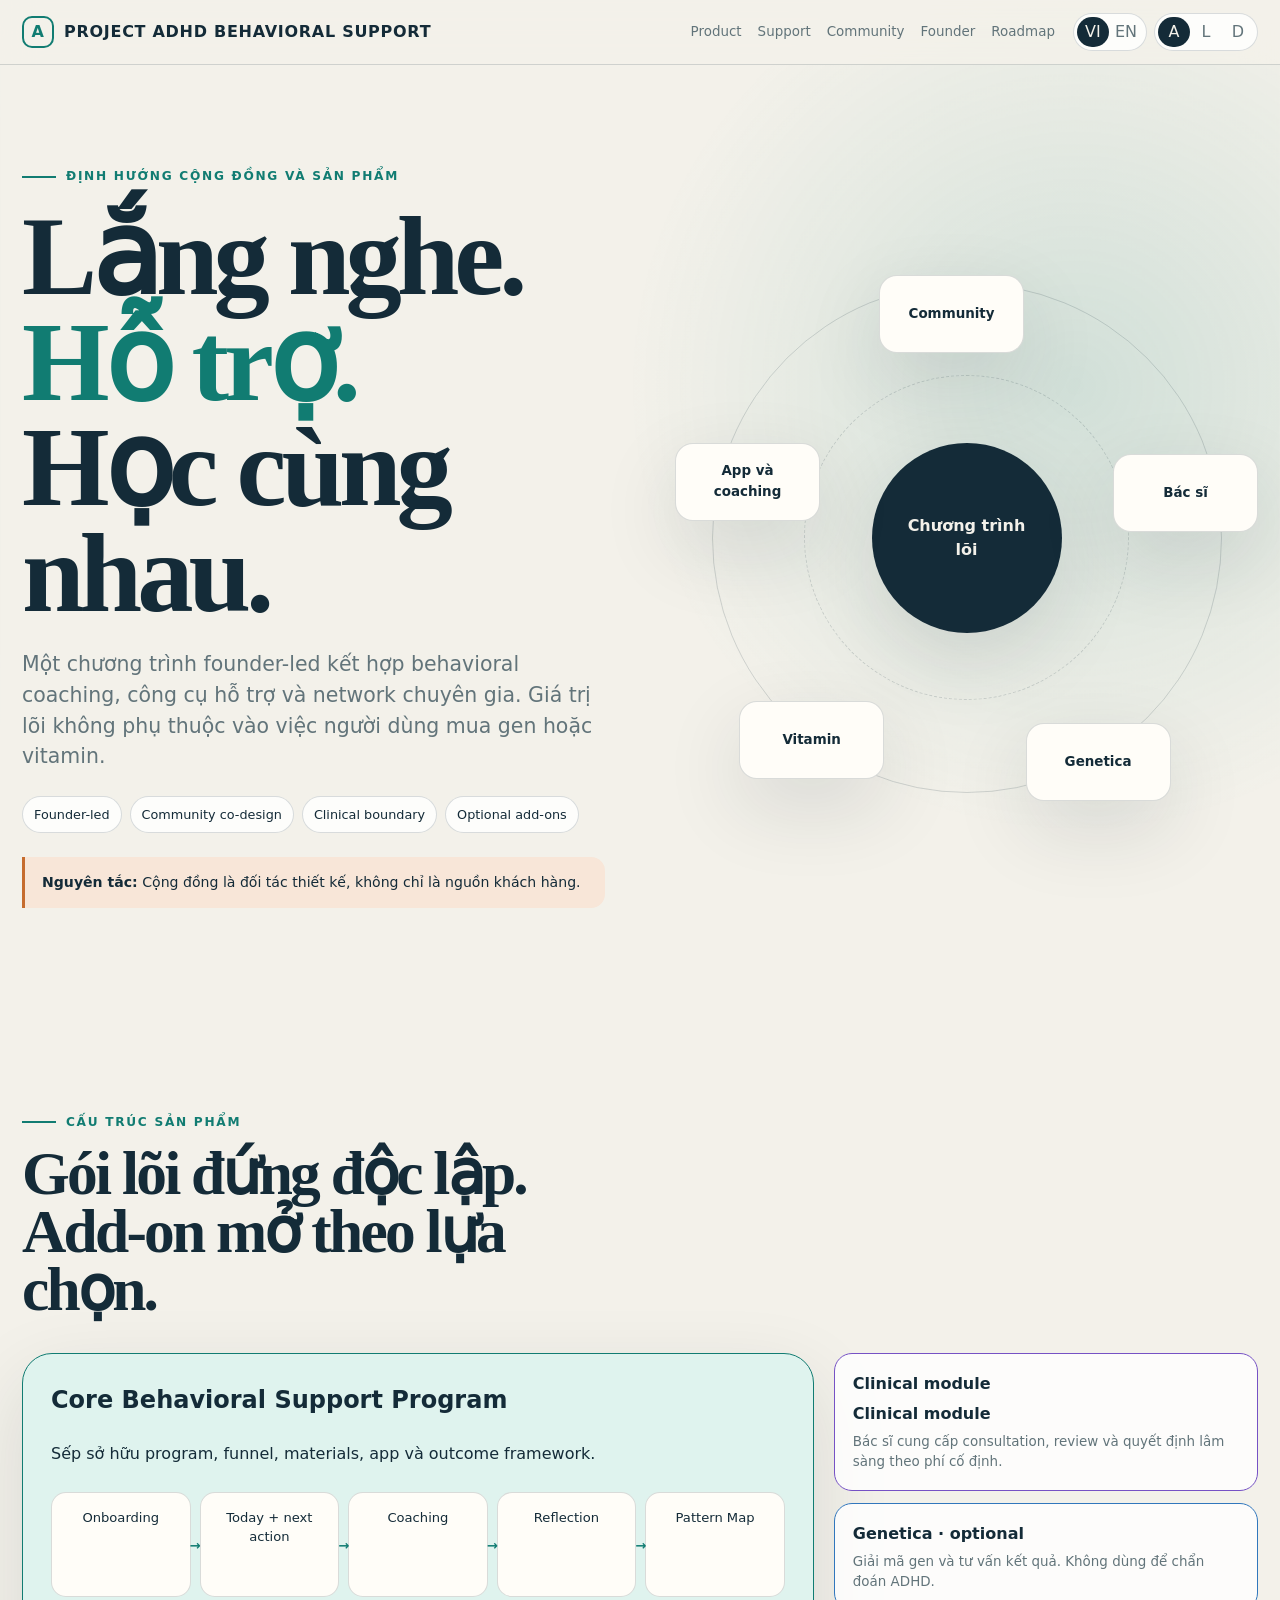
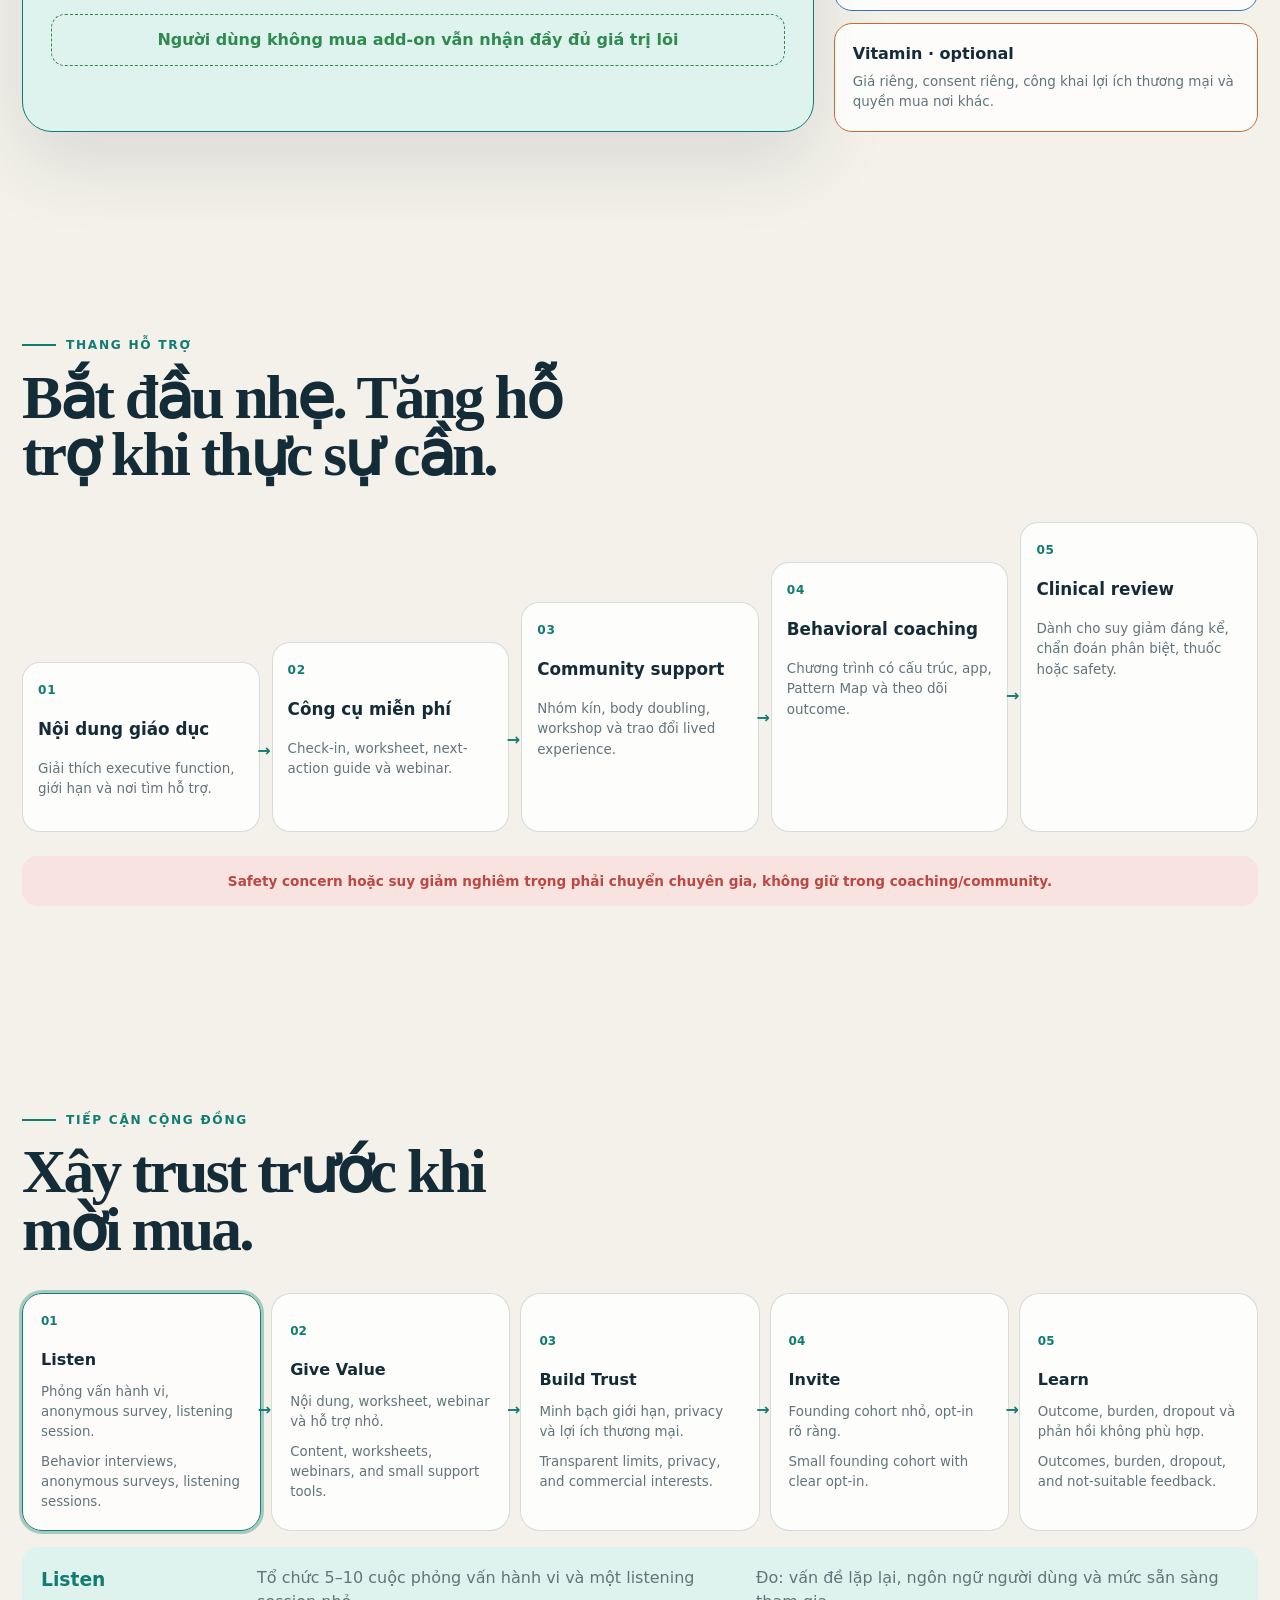
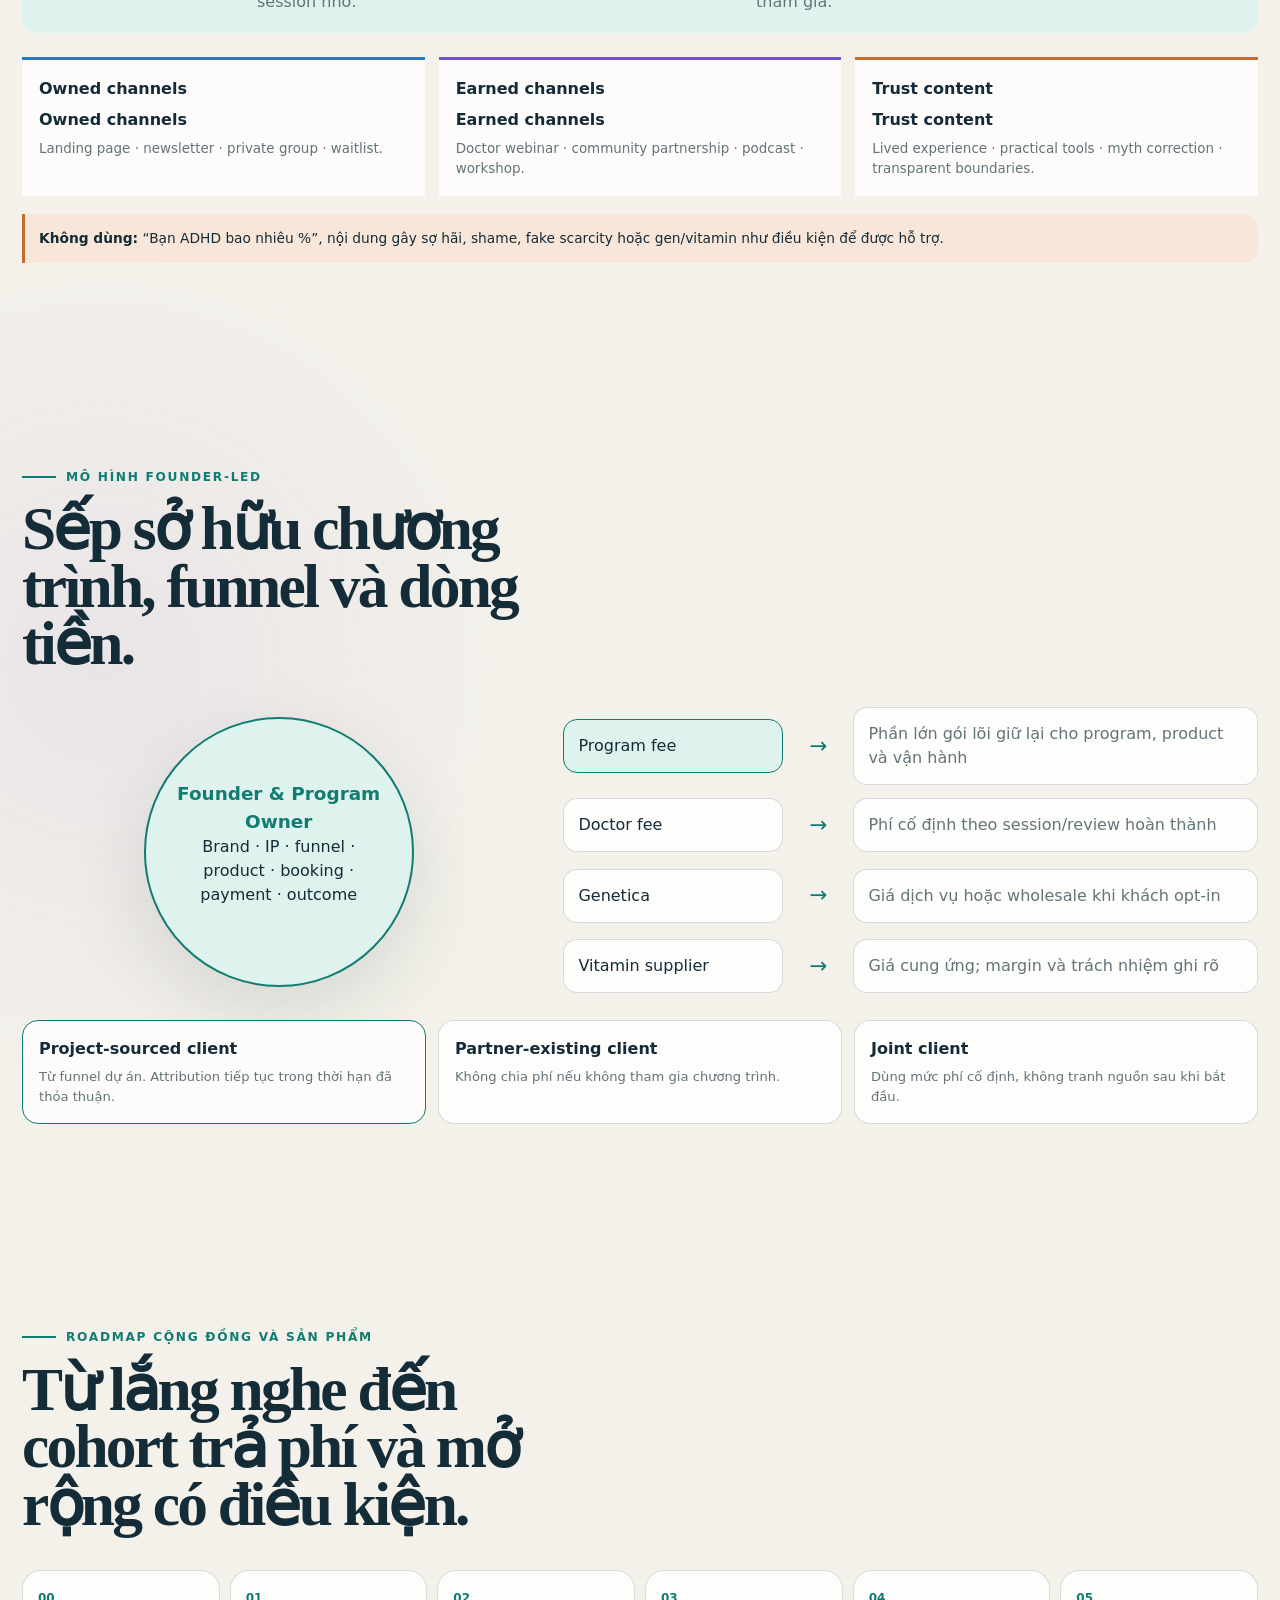
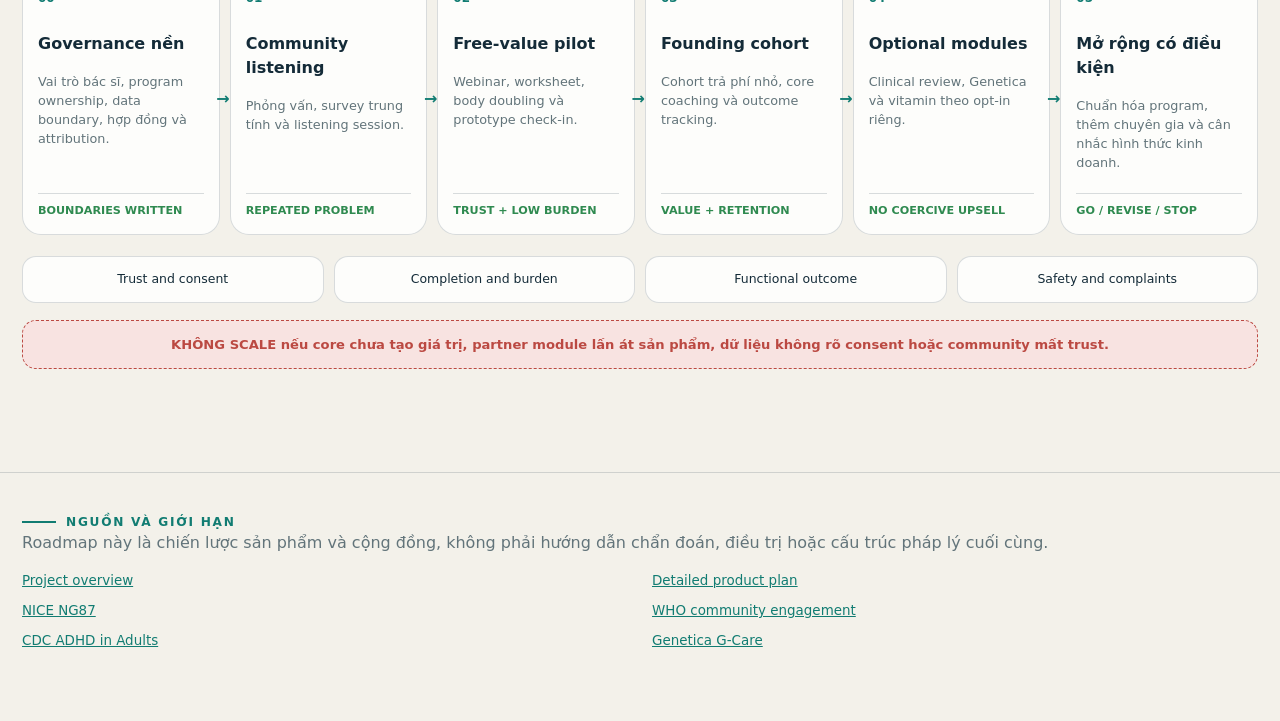
<file: projects/adhd/community.html>
<!doctype html>
<html lang="vi" data-theme="system" data-lang="vi">
<head>
  <meta charset="utf-8">
  <meta name="viewport" content="width=device-width, initial-scale=1">
  <meta name="description" content="Project ADHD Behavioral Support product direction and community roadmap">
  <title>Project ADHD Behavioral Support — Community Roadmap</title>
  <style>
    :root{color-scheme:light dark;--bg:#f3f1ea;--paper:rgba(255,255,255,.82);--solid:#fffdf8;--ink:#142b38;--muted:#62747a;--line:rgba(20,43,56,.16);--teal:#117c72;--teal2:#69d9ca;--teal-soft:#dff3ee;--blue:#3177bd;--blue-soft:#e2eef9;--purple:#7652c5;--purple-soft:#ece7fa;--green:#2f8a50;--green-soft:#e1f4e7;--orange:#c66c2e;--orange-soft:#f8e6d8;--red:#bb4942;--red-soft:#f8e3e1;--shadow:0 28px 80px rgba(22,43,53,.12);--r:24px}
    html[data-theme="dark"]{--bg:#071419;--paper:rgba(13,31,38,.84);--solid:#0d1f26;--ink:#e8f3f2;--muted:#a9b8ba;--line:rgba(216,241,238,.15);--teal:#69d9ca;--teal2:#8ce5d9;--teal-soft:#113b35;--blue:#82b9ee;--blue-soft:#142f48;--purple:#bda9f6;--purple-soft:#2c2445;--green:#78d596;--green-soft:#173c27;--orange:#efa36d;--orange-soft:#442b1d;--red:#f19791;--red-soft:#4a2522;--shadow:0 30px 90px rgba(0,0,0,.34)}
    @media(prefers-color-scheme:dark){html[data-theme="system"]{--bg:#071419;--paper:rgba(13,31,38,.84);--solid:#0d1f26;--ink:#e8f3f2;--muted:#a9b8ba;--line:rgba(216,241,238,.15);--teal:#69d9ca;--teal2:#8ce5d9;--teal-soft:#113b35;--blue:#82b9ee;--blue-soft:#142f48;--purple:#bda9f6;--purple-soft:#2c2445;--green:#78d596;--green-soft:#173c27;--orange:#efa36d;--orange-soft:#442b1d;--red:#f19791;--red-soft:#4a2522;--shadow:0 30px 90px rgba(0,0,0,.34)}}
    *{box-sizing:border-box}html{scroll-behavior:smooth;background:var(--bg)}body{margin:0;overflow-x:hidden;background:radial-gradient(circle at 84% 7%,color-mix(in srgb,var(--teal) 15%,transparent),transparent 28rem),radial-gradient(circle at 8% 70%,color-mix(in srgb,var(--purple) 8%,transparent),transparent 26rem),var(--bg);color:var(--ink);font-family:Inter,ui-sans-serif,system-ui,-apple-system,"Segoe UI",sans-serif;line-height:1.5}button{font:inherit}.skip{position:fixed;top:-80px;left:12px;z-index:60;padding:10px 16px;border-radius:10px;background:var(--ink);color:var(--bg)}.skip:focus{top:12px}.progress{position:fixed;z-index:50;inset:0 0 auto;height:3px}.progress span{display:block;width:0;height:100%;background:linear-gradient(90deg,var(--teal),var(--blue),var(--purple))}
    header{position:sticky;top:0;z-index:40;border-bottom:1px solid var(--line);backdrop-filter:blur(18px);background:color-mix(in srgb,var(--bg) 84%,transparent)}.nav{width:min(1420px,100%);min-height:64px;margin:auto;padding:9px 22px;display:flex;align-items:center;gap:18px}.brand{display:flex;align-items:center;gap:10px;color:inherit;text-decoration:none;font-weight:900;letter-spacing:.045em;white-space:nowrap}.mark{width:32px;height:32px;display:grid;place-items:center;border:2px solid var(--teal);border-radius:10px;color:var(--teal)}nav{margin-left:auto;display:flex;gap:16px}nav a{color:var(--muted);font-size:.84rem;text-decoration:none}.controls{display:flex;gap:7px}.seg{display:flex;padding:3px;border:1px solid var(--line);border-radius:999px;background:var(--paper)}.seg button{min-width:32px;min-height:30px;border:0;border-radius:999px;background:transparent;color:var(--muted);cursor:pointer}.seg button[aria-pressed="true"]{background:var(--ink);color:var(--bg)}
    main{overflow:clip}section{position:relative;padding:clamp(70px,8vw,118px) 22px;scroll-margin-top:64px}.wrap{width:min(1360px,100%);min-width:0;margin:auto}.eyebrow{display:flex;align-items:center;gap:10px;color:var(--teal);font-size:.76rem;font-weight:850;text-transform:uppercase;letter-spacing:.14em}.eyebrow:before{content:"";width:34px;height:2px;background:currentColor}h1,h2,h3,p{margin-top:0}h1,h2{font-family:Georgia,"Times New Roman",serif;line-height:.94;letter-spacing:-.045em;overflow-wrap:break-word}h1{max-width:11ch;margin:18px 0 22px;font-size:clamp(3.6rem,8.8vw,8.5rem)}h2{max-width:18ch;margin:14px 0 24px;font-size:clamp(2.25rem,4.8vw,5rem)}.lede{max-width:760px;color:var(--muted);font-size:clamp(1rem,1.7vw,1.28rem)}.tagrow{display:flex;flex-wrap:wrap;gap:8px;margin-top:24px}.tag{padding:8px 11px;border:1px solid var(--line);border-radius:999px;background:var(--paper);font-size:.8rem}.card{padding:22px;border:1px solid var(--line);border-radius:var(--r);background:var(--paper);box-shadow:0 12px 42px rgba(22,43,53,.06)}
    .hero{min-height:calc(100vh - 64px);display:grid;align-items:center}.hero-grid{display:grid;grid-template-columns:1fr 1fr;gap:70px;align-items:center}.hero h1 em{color:var(--teal);font-style:normal}.ecosystem{position:relative;min-height:560px;display:grid;place-items:center}.hub{position:relative;z-index:2;width:190px;aspect-ratio:1;display:grid;place-items:center;padding:24px;border-radius:50%;background:var(--ink);color:var(--bg);text-align:center;font-weight:900;box-shadow:var(--shadow)}.orbit{position:absolute;width:min(510px,92%);aspect-ratio:1;border:1px solid var(--line);border-radius:50%}.orbit:before{content:"";position:absolute;inset:18%;border:1px dashed var(--line);border-radius:50%}.sat{position:absolute;z-index:3;width:145px;min-height:78px;display:grid;place-items:center;padding:12px;border:1px solid var(--line);border-radius:18px;background:var(--solid);box-shadow:var(--shadow);text-align:center;font-size:.84rem;font-weight:800}.s1{top:3%;left:35%}.s2{right:0;top:35%}.s3{right:15%;bottom:3%}.s4{left:11%;bottom:7%}.s5{left:0;top:33%}.note{margin-top:24px;padding:15px 17px;border-left:3px solid var(--orange);border-radius:0 14px 14px 0;background:var(--orange-soft);font-size:.88rem}
    .product-map{margin-top:34px;display:grid;grid-template-columns:1.4fr .75fr;gap:20px;align-items:stretch}.core-product{padding:28px;border:1px solid var(--teal);border-radius:30px;background:var(--teal-soft);box-shadow:var(--shadow)}.core-product h3{font-size:1.5rem}.core-flow{display:grid;grid-template-columns:repeat(5,1fr);gap:9px;margin-top:26px}.core-flow div{position:relative;min-height:105px;padding:15px 12px;border:1px solid var(--line);border-radius:15px;background:var(--solid);text-align:center;font-size:.82rem}.core-flow div:not(:last-child):after{content:"→";position:absolute;right:-11px;top:42%;z-index:2;color:var(--teal);font-weight:900}.addons{display:grid;gap:12px}.addon{padding:18px;border:1px solid var(--line);border-radius:18px;background:var(--paper)}.addon b{display:block;margin-bottom:6px}.addon p{margin:0;color:var(--muted);font-size:.84rem}.addon.clinical{border-color:var(--purple)}.addon.gene{border-color:var(--blue)}.addon.vitamin{border-color:var(--orange)}.choice{margin-top:17px;padding:13px;border:1px dashed var(--green);border-radius:14px;color:var(--green);font-weight:800;text-align:center}
    .support-ladder{display:grid;grid-template-columns:repeat(5,1fr);gap:12px;margin-top:38px;align-items:end}.support-step{position:relative;padding:18px 15px;border:1px solid var(--line);border-radius:18px;background:var(--paper)}.support-step:nth-child(1){min-height:150px}.support-step:nth-child(2){min-height:190px}.support-step:nth-child(3){min-height:230px}.support-step:nth-child(4){min-height:270px}.support-step:nth-child(5){min-height:310px}.support-step b{display:block;margin-bottom:18px;color:var(--teal);font-size:.76rem;letter-spacing:.06em}.support-step h3{font-size:1.05rem}.support-step p{color:var(--muted);font-size:.84rem}.support-step:not(:last-child):after{content:"→";position:absolute;right:-12px;top:45%;z-index:2;color:var(--teal);font-weight:900}.escalate{margin-top:24px;padding:15px;border-radius:15px;background:var(--red-soft);color:var(--red);text-align:center;font-size:.85rem;font-weight:800}
    .community-loop{margin-top:34px;display:grid;grid-template-columns:repeat(5,1fr);gap:10px}.community-stage{position:relative;min-height:160px;padding:18px;border:1px solid var(--line);border-radius:20px;background:var(--paper);cursor:pointer;text-align:left;color:var(--ink)}.community-stage b{display:block;margin-bottom:18px;color:var(--teal);font-size:.75rem}.community-stage strong{display:block;font-size:1rem}.community-stage small{display:block;margin-top:10px;color:var(--muted)}.community-stage:not(:last-child):after{content:"→";position:absolute;right:-11px;top:44%;z-index:2;color:var(--teal);font-weight:900}.community-stage[aria-pressed="true"]{outline:3px solid color-mix(in srgb,var(--teal) 34%,transparent);border-color:var(--teal)}.community-detail{display:grid;grid-template-columns:200px 1fr 1fr;gap:16px;margin-top:16px;padding:19px;border-radius:16px;background:var(--teal-soft)}.community-detail h3,.community-detail p{margin:0}.community-detail h3{color:var(--teal)}.community-detail p{color:var(--muted)}.channels{display:grid;grid-template-columns:repeat(3,1fr);gap:14px;margin-top:24px}.channel{padding:17px;border-top:3px solid var(--blue);background:var(--paper)}.channel:nth-child(2){border-color:var(--purple)}.channel:nth-child(3){border-color:var(--orange)}.channel b{display:block;margin-bottom:7px}.channel p{margin:0;color:var(--muted);font-size:.84rem}.trust-rule{margin-top:18px;padding:14px;border-left:3px solid var(--orange);background:var(--orange-soft);border-radius:0 14px 14px 0;font-size:.86rem}
    .founder-grid{display:grid;grid-template-columns:.85fr 1.15fr;gap:28px;margin-top:34px;align-items:center}.founder{width:270px;aspect-ratio:1;display:grid;place-items:center;margin:auto;padding:30px;border-radius:50%;background:var(--teal-soft);border:2px solid var(--teal);text-align:center;box-shadow:var(--shadow)}.founder b{font-size:1.15rem;color:var(--teal)}.money{display:grid;gap:10px}.money-row{display:grid;grid-template-columns:220px 50px 1fr;align-items:center;gap:10px}.money-row div{padding:14px;border:1px solid var(--line);border-radius:14px;background:var(--paper)}.money-row .arrow{text-align:center;color:var(--teal);font-size:1.35rem;border:0;background:transparent}.money-row .owner{border-color:var(--teal);background:var(--teal-soft)}.money-row .partner{color:var(--muted)}.attribution{margin-top:24px;display:grid;grid-template-columns:repeat(3,1fr);gap:12px}.attr{padding:16px;border:1px solid var(--line);border-radius:16px;background:var(--paper)}.attr b{display:block;margin-bottom:6px}.attr p{margin:0;color:var(--muted);font-size:.82rem}.attr.project{border-color:var(--teal)}
    .roadmap{margin-top:36px;display:grid;grid-template-columns:repeat(6,1fr);gap:10px}.phase{position:relative;min-height:265px;padding:18px 15px;border:1px solid var(--line);border-radius:19px;background:var(--paper)}.phase b{display:block;margin-bottom:25px;color:var(--teal);font-size:.75rem}.phase h3{font-size:1rem}.phase p{color:var(--muted);font-size:.8rem}.phase strong{position:absolute;left:15px;right:15px;bottom:14px;padding-top:9px;border-top:1px solid var(--line);color:var(--green);font-size:.7rem}.phase:not(:last-child):after{content:"→";position:absolute;right:-11px;top:44%;z-index:2;color:var(--teal);font-weight:900}.metrics{margin-top:21px;display:grid;grid-template-columns:repeat(4,1fr);gap:10px}.metric{padding:13px;border:1px solid var(--line);border-radius:14px;background:var(--paper);text-align:center;font-size:.78rem}.blocked{margin-top:17px;padding:14px;border:1px dashed var(--red);border-radius:14px;background:var(--red-soft);color:var(--red);text-align:center;font-size:.82rem;font-weight:800}
    footer{padding:40px 22px 70px;border-top:1px solid var(--line);color:var(--muted)}.refs{display:grid;grid-template-columns:1fr 1fr;gap:10px 24px;font-size:.84rem}.refs a{color:var(--teal);overflow-wrap:anywhere}[data-copy="en"]{display:none}html[data-lang="en"] [data-copy="vi"]{display:none}html[data-lang="en"] [data-copy="en"]{display:initial}
    @media(max-width:1080px){nav{display:none}.hero-grid{grid-template-columns:1fr}.hero{min-height:auto}.ecosystem{min-height:520px}.product-map,.founder-grid{grid-template-columns:1fr}.roadmap{grid-template-columns:repeat(3,1fr)}.phase:nth-child(3):after{display:none}.support-ladder{grid-template-columns:repeat(5,minmax(160px,1fr));overflow-x:auto}.community-detail{grid-template-columns:1fr 1fr}.community-detail h3{grid-column:1/-1}}
    @media(max-width:760px){section{padding:68px 15px}.brand span:last-child{display:none}h1{max-width:100%;font-size:clamp(2.9rem,16vw,4rem)}h2{max-width:100%;font-size:clamp(2.2rem,11vw,3rem)}.core-flow,.community-loop,.channels,.attribution,.metrics{grid-template-columns:1fr}.core-flow div:after,.community-stage:after{display:none}.community-detail{grid-template-columns:1fr}.roadmap{grid-template-columns:1fr}.phase{min-height:180px}.phase:after{display:none}.money-row{grid-template-columns:1fr}.money-row .arrow{transform:rotate(90deg)}.refs{grid-template-columns:1fr}}
    @media(prefers-reduced-motion:reduce){*,*:before,*:after{scroll-behavior:auto!important;animation-duration:.001ms!important;animation-iteration-count:1!important}}
  </style>
</head>
<body>
  <a class="skip" href="#main">Bỏ qua điều hướng</a><div class="progress"><span id="bar"></span></div>
  <header><div class="nav"><a class="brand" href="#hero"><span class="mark">A</span><span>PROJECT ADHD BEHAVIORAL SUPPORT</span></a><nav><a href="#product">Product</a><a href="#support">Support</a><a href="#community">Community</a><a href="#founder">Founder</a><a href="#roadmap">Roadmap</a></nav><div class="controls"><div class="seg"><button data-lang-btn="vi" aria-pressed="true">VI</button><button data-lang-btn="en" aria-pressed="false">EN</button></div><div class="seg"><button data-theme-btn="system" aria-pressed="true">A</button><button data-theme-btn="light" aria-pressed="false">L</button><button data-theme-btn="dark" aria-pressed="false">D</button></div></div></div></header>
  <main id="main">
    <section class="hero" id="hero"><div class="wrap hero-grid"><div><div class="eyebrow"><span data-copy="vi">Định hướng cộng đồng và sản phẩm</span><span data-copy="en">Community and product direction</span></div><h1><span data-copy="vi">Lắng nghe.<br><em>Hỗ trợ.</em><br>Học cùng nhau.</span><span data-copy="en">Listen.<br><em>Support.</em><br>Learn together.</span></h1><p class="lede" data-copy="vi">Một chương trình founder-led kết hợp behavioral coaching, công cụ hỗ trợ và network chuyên gia. Giá trị lõi không phụ thuộc vào việc người dùng mua gen hoặc vitamin.</p><p class="lede" data-copy="en">A founder-led program combining behavioral coaching, practical tools, and a professional network. Core value never depends on buying genetic tests or vitamins.</p><div class="tagrow"><span class="tag">Founder-led</span><span class="tag">Community co-design</span><span class="tag">Clinical boundary</span><span class="tag">Optional add-ons</span></div><div class="note"><strong data-copy="vi">Nguyên tắc:</strong><strong data-copy="en">Principle:</strong> <span data-copy="vi">Cộng đồng là đối tác thiết kế, không chỉ là nguồn khách hàng.</span><span data-copy="en">The community is a design partner, not merely a lead source.</span></div></div><div class="ecosystem"><div class="orbit"></div><div class="hub"><span data-copy="vi">Chương trình lõi</span><span data-copy="en">Core program</span></div><div class="sat s1">Community</div><div class="sat s2"><span data-copy="vi">Bác sĩ</span><span data-copy="en">Doctor</span></div><div class="sat s3">Genetica</div><div class="sat s4">Vitamin</div><div class="sat s5"><span data-copy="vi">App và coaching</span><span data-copy="en">App and coaching</span></div></div></div></section>
    <section id="product"><div class="wrap"><div class="eyebrow"><span data-copy="vi">Cấu trúc sản phẩm</span><span data-copy="en">Product structure</span></div><h2><span data-copy="vi">Gói lõi đứng độc lập. Add-on mở theo lựa chọn.</span><span data-copy="en">The core package stands alone. Add-ons open by choice.</span></h2><div class="product-map"><article class="core-product"><h3 data-copy="vi">Core Behavioral Support Program</h3><h3 data-copy="en">Core Behavioral Support Program</h3><p data-copy="vi">Sếp sở hữu program, funnel, materials, app và outcome framework.</p><p data-copy="en">The founder owns the program, funnel, materials, app, and outcome framework.</p><div class="core-flow"><div>Onboarding</div><div>Today + next action</div><div>Coaching</div><div>Reflection</div><div>Pattern Map</div></div><div class="choice"><span data-copy="vi">Người dùng không mua add-on vẫn nhận đầy đủ giá trị lõi</span><span data-copy="en">Users receive full core value without buying add-ons</span></div></article><div class="addons"><article class="addon clinical"><b data-copy="vi">Clinical module</b><b data-copy="en">Clinical module</b><p data-copy="vi">Bác sĩ cung cấp consultation, review và quyết định lâm sàng theo phí cố định.</p><p data-copy="en">The doctor provides consultation, review, and clinical decisions for fixed fees.</p></article><article class="addon gene"><b>Genetica · optional</b><p data-copy="vi">Giải mã gen và tư vấn kết quả. Không dùng để chẩn đoán ADHD.</p><p data-copy="en">Genetic testing and result consultation. Not an ADHD diagnostic tool.</p></article><article class="addon vitamin"><b>Vitamin · optional</b><p data-copy="vi">Giá riêng, consent riêng, công khai lợi ích thương mại và quyền mua nơi khác.</p><p data-copy="en">Separate price and consent, disclosed commercial interests, and freedom to buy elsewhere.</p></article></div></div></div></section>
    <section id="support"><div class="wrap"><div class="eyebrow"><span data-copy="vi">Thang hỗ trợ</span><span data-copy="en">Support ladder</span></div><h2><span data-copy="vi">Bắt đầu nhẹ. Tăng hỗ trợ khi thực sự cần.</span><span data-copy="en">Start lightly. Increase support when it is truly needed.</span></h2><div class="support-ladder"><article class="support-step"><b>01</b><h3 data-copy="vi">Nội dung giáo dục</h3><h3 data-copy="en">Education</h3><p data-copy="vi">Giải thích executive function, giới hạn và nơi tìm hỗ trợ.</p><p data-copy="en">Explain executive function, limits, and support options.</p></article><article class="support-step"><b>02</b><h3 data-copy="vi">Công cụ miễn phí</h3><h3 data-copy="en">Free tools</h3><p data-copy="vi">Check-in, worksheet, next-action guide và webinar.</p><p data-copy="en">Check-ins, worksheets, next-action guides, and webinars.</p></article><article class="support-step"><b>03</b><h3>Community support</h3><p data-copy="vi">Nhóm kín, body doubling, workshop và trao đổi lived experience.</p><p data-copy="en">Private group, body doubling, workshops, and lived experience.</p></article><article class="support-step"><b>04</b><h3>Behavioral coaching</h3><p data-copy="vi">Chương trình có cấu trúc, app, Pattern Map và theo dõi outcome.</p><p data-copy="en">Structured program, app, Pattern Map, and outcome tracking.</p></article><article class="support-step"><b>05</b><h3 data-copy="vi">Clinical review</h3><h3 data-copy="en">Clinical review</h3><p data-copy="vi">Dành cho suy giảm đáng kể, chẩn đoán phân biệt, thuốc hoặc safety.</p><p data-copy="en">For substantial impairment, differential diagnosis, medication, or safety.</p></article></div><div class="escalate"><span data-copy="vi">Safety concern hoặc suy giảm nghiêm trọng phải chuyển chuyên gia, không giữ trong coaching/community.</span><span data-copy="en">Safety concerns or severe impairment require professional escalation rather than remaining in coaching or community support.</span></div></div></section>
    <section id="community"><div class="wrap"><div class="eyebrow"><span data-copy="vi">Tiếp cận cộng đồng</span><span data-copy="en">Community approach</span></div><h2><span data-copy="vi">Xây trust trước khi mời mua.</span><span data-copy="en">Build trust before inviting a purchase.</span></h2><div class="community-loop"><button class="community-stage" data-community="listen" aria-pressed="true"><b>01</b><strong>Listen</strong><small data-copy="vi">Phỏng vấn hành vi, anonymous survey, listening session.</small><small data-copy="en">Behavior interviews, anonymous surveys, listening sessions.</small></button><button class="community-stage" data-community="value" aria-pressed="false"><b>02</b><strong>Give Value</strong><small data-copy="vi">Nội dung, worksheet, webinar và hỗ trợ nhỏ.</small><small data-copy="en">Content, worksheets, webinars, and small support tools.</small></button><button class="community-stage" data-community="trust" aria-pressed="false"><b>03</b><strong>Build Trust</strong><small data-copy="vi">Minh bạch giới hạn, privacy và lợi ích thương mại.</small><small data-copy="en">Transparent limits, privacy, and commercial interests.</small></button><button class="community-stage" data-community="invite" aria-pressed="false"><b>04</b><strong>Invite</strong><small data-copy="vi">Founding cohort nhỏ, opt-in rõ ràng.</small><small data-copy="en">Small founding cohort with clear opt-in.</small></button><button class="community-stage" data-community="learn" aria-pressed="false"><b>05</b><strong>Learn</strong><small data-copy="vi">Outcome, burden, dropout và phản hồi không phù hợp.</small><small data-copy="en">Outcomes, burden, dropout, and not-suitable feedback.</small></button></div><div class="community-detail" aria-live="polite"><h3 id="communityTitle">Listen</h3><p id="communityAction">Tổ chức 5–10 cuộc phỏng vấn hành vi và một buổi listening session nhỏ.</p><p id="communityMeasure">Đo: vấn đề lặp lại, ngôn ngữ người dùng và mức sẵn sàng tham gia.</p></div><div class="channels"><article class="channel"><b data-copy="vi">Owned channels</b><b data-copy="en">Owned channels</b><p>Landing page · newsletter · private group · waitlist.</p></article><article class="channel"><b data-copy="vi">Earned channels</b><b data-copy="en">Earned channels</b><p>Doctor webinar · community partnership · podcast · workshop.</p></article><article class="channel"><b data-copy="vi">Trust content</b><b data-copy="en">Trust content</b><p>Lived experience · practical tools · myth correction · transparent boundaries.</p></article></div><div class="trust-rule"><strong data-copy="vi">Không dùng:</strong><strong data-copy="en">Never use:</strong> <span data-copy="vi">“Bạn ADHD bao nhiêu %”, nội dung gây sợ hãi, shame, fake scarcity hoặc gen/vitamin như điều kiện để được hỗ trợ.</span><span data-copy="en">ADHD percentages, fear, shame, fake scarcity, or genetic/vitamin purchases as conditions for support.</span></div></div></section>
    <section id="founder"><div class="wrap"><div class="eyebrow"><span data-copy="vi">Mô hình founder-led</span><span data-copy="en">Founder-led operating model</span></div><h2><span data-copy="vi">Sếp sở hữu chương trình, funnel và dòng tiền.</span><span data-copy="en">The founder owns the program, funnel, and cash flow.</span></h2><div class="founder-grid"><div><div class="founder"><div><b>Founder & Program Owner</b><p data-copy="vi">Brand · IP · funnel · product · booking · payment · outcome</p><p data-copy="en">Brand · IP · funnel · product · booking · payment · outcomes</p></div></div></div><div class="money"><div class="money-row"><div class="owner">Program fee</div><div class="arrow">→</div><div class="partner"><span data-copy="vi">Phần lớn gói lõi giữ lại cho program, product và vận hành</span><span data-copy="en">Most core-package value funds the program, product, and operations</span></div></div><div class="money-row"><div>Doctor fee</div><div class="arrow">→</div><div class="partner"><span data-copy="vi">Phí cố định theo session/review hoàn thành</span><span data-copy="en">Fixed fee per completed session or review</span></div></div><div class="money-row"><div>Genetica</div><div class="arrow">→</div><div class="partner"><span data-copy="vi">Giá dịch vụ hoặc wholesale khi khách opt-in</span><span data-copy="en">Service or wholesale price when the user opts in</span></div></div><div class="money-row"><div>Vitamin supplier</div><div class="arrow">→</div><div class="partner"><span data-copy="vi">Giá cung ứng; margin và trách nhiệm ghi rõ</span><span data-copy="en">Supply price with explicit margin and responsibility</span></div></div></div></div><div class="attribution"><article class="attr project"><b>Project-sourced client</b><p data-copy="vi">Từ funnel dự án. Attribution tiếp tục trong thời hạn đã thỏa thuận.</p><p data-copy="en">From the project funnel. Attribution continues for the agreed period.</p></article><article class="attr"><b>Partner-existing client</b><p data-copy="vi">Không chia phí nếu không tham gia chương trình.</p><p data-copy="en">No program fee unless the client enrolls.</p></article><article class="attr"><b>Joint client</b><p data-copy="vi">Dùng mức phí cố định, không tranh nguồn sau khi bắt đầu.</p><p data-copy="en">Use a fixed fee and avoid source disputes after enrollment.</p></article></div></div></section>
    <section id="roadmap"><div class="wrap"><div class="eyebrow"><span data-copy="vi">Roadmap cộng đồng và sản phẩm</span><span data-copy="en">Community and product roadmap</span></div><h2><span data-copy="vi">Từ lắng nghe đến cohort trả phí và mở rộng có điều kiện.</span><span data-copy="en">From listening to a paid cohort and conditional scaling.</span></h2><div class="roadmap"><article class="phase"><b>00</b><h3 data-copy="vi">Governance nền</h3><h3 data-copy="en">Governance foundation</h3><p data-copy="vi">Vai trò bác sĩ, program ownership, data boundary, hợp đồng và attribution.</p><p data-copy="en">Doctor role, program ownership, data boundary, contracts, and attribution.</p><strong>BOUNDARIES WRITTEN</strong></article><article class="phase"><b>01</b><h3>Community listening</h3><p data-copy="vi">Phỏng vấn, survey trung tính và listening session.</p><p data-copy="en">Interviews, neutral surveys, and listening sessions.</p><strong>REPEATED PROBLEM</strong></article><article class="phase"><b>02</b><h3>Free-value pilot</h3><p data-copy="vi">Webinar, worksheet, body doubling và prototype check-in.</p><p data-copy="en">Webinars, worksheets, body doubling, and check-in prototype.</p><strong>TRUST + LOW BURDEN</strong></article><article class="phase"><b>03</b><h3>Founding cohort</h3><p data-copy="vi">Cohort trả phí nhỏ, core coaching và outcome tracking.</p><p data-copy="en">Small paid cohort with core coaching and outcome tracking.</p><strong>VALUE + RETENTION</strong></article><article class="phase"><b>04</b><h3>Optional modules</h3><p data-copy="vi">Clinical review, Genetica và vitamin theo opt-in riêng.</p><p data-copy="en">Clinical review, Genetica, and vitamins through separate opt-in.</p><strong>NO COERCIVE UPSELL</strong></article><article class="phase"><b>05</b><h3 data-copy="vi">Mở rộng có điều kiện</h3><h3 data-copy="en">Conditional scale</h3><p data-copy="vi">Chuẩn hóa program, thêm chuyên gia và cân nhắc hình thức kinh doanh.</p><p data-copy="en">Standardize the program, add professionals, and review business form.</p><strong>GO / REVISE / STOP</strong></article></div><div class="metrics"><div class="metric">Trust and consent</div><div class="metric">Completion and burden</div><div class="metric">Functional outcome</div><div class="metric">Safety and complaints</div></div><div class="blocked"><span data-copy="vi">KHÔNG SCALE nếu core chưa tạo giá trị, partner module lấn át sản phẩm, dữ liệu không rõ consent hoặc community mất trust.</span><span data-copy="en">DO NOT SCALE when the core lacks value, partner modules dominate the product, consent is unclear, or community trust declines.</span></div></div></section>
  </main>
<footer><div class="wrap"><div class="eyebrow"><span data-copy="vi">Nguồn và giới hạn</span><span data-copy="en">Sources and limits</span></div><p data-copy="vi">Roadmap này là chiến lược sản phẩm và cộng đồng, không phải hướng dẫn chẩn đoán, điều trị hoặc cấu trúc pháp lý cuối cùng.</p><p data-copy="en">This roadmap is a product and community strategy, not diagnostic, treatment, or final legal guidance.</p><div class="refs"><a href="./">Project overview</a><a href="plan.html">Detailed product plan</a><a href="https://www.nice.org.uk/guidance/ng87/chapter/recommendations">NICE NG87</a><a href="https://qualityhealthservices.who.int/quality-toolkit/new-to-health-system-quality-thinking/community-engagement-for-quality">WHO community engagement</a><a href="https://www.cdc.gov/adhd/about/adhd-in-adults.html">CDC ADHD in Adults</a><a href="https://genetica.com.vn/products/g-care">Genetica G-Care</a></div></div></footer>
  <script>
    const root=document.documentElement,params=new URLSearchParams(location.search),lang=params.get('lang'),theme=params.get('theme');if(['vi','en'].includes(lang)){root.dataset.lang=lang;root.lang=lang}if(['system','light','dark'].includes(theme))root.dataset.theme=theme;
    document.querySelectorAll('[data-lang-btn]').forEach(b=>{b.setAttribute('aria-pressed',String(b.dataset.langBtn===root.dataset.lang));b.addEventListener('click',()=>{root.dataset.lang=b.dataset.langBtn;root.lang=b.dataset.langBtn;document.querySelectorAll('[data-lang-btn]').forEach(x=>x.setAttribute('aria-pressed',String(x===b)));renderCommunity(document.querySelector('.community-stage[aria-pressed="true"]').dataset.community)})});document.querySelectorAll('[data-theme-btn]').forEach(b=>{b.setAttribute('aria-pressed',String(b.dataset.themeBtn===root.dataset.theme));b.addEventListener('click',()=>{root.dataset.theme=b.dataset.themeBtn;document.querySelectorAll('[data-theme-btn]').forEach(x=>x.setAttribute('aria-pressed',String(x===b)))})});
    const community={vi:{listen:['Listen','Tổ chức 5–10 cuộc phỏng vấn hành vi và một listening session nhỏ.','Đo: vấn đề lặp lại, ngôn ngữ người dùng và mức sẵn sàng tham gia.'],value:['Give Value','Phát hành worksheet, webinar và một công cụ giúp chọn next action.','Đo: mức sử dụng thực, phản hồi hữu ích và gánh nặng.'],trust:['Build Trust','Công khai phạm vi, privacy, quyền dữ liệu và lợi ích thương mại.','Đo: câu hỏi, khiếu nại, mức hiểu và niềm tin.'],invite:['Invite','Mời một founding cohort nhỏ bằng opt-in rõ ràng, không fake scarcity.','Đo: conversion, completion, dropout và willingness to pay.'],learn:['Learn','Phỏng vấn cả người hoàn thành và người bỏ giữa chừng.','Đo: outcome, negative effect và not-suitable feedback.']},en:{listen:['Listen','Run 5–10 behavior interviews and one small listening session.','Measure repeated problems, user language, and willingness to participate.'],value:['Give Value','Release a worksheet, webinar, and one next-action tool.','Measure real use, helpfulness, and burden.'],trust:['Build Trust','Publish scope, privacy, data rights, and commercial interests.','Measure questions, complaints, understanding, and trust.'],invite:['Invite','Invite a small founding cohort through clear opt-in without fake scarcity.','Measure conversion, completion, dropout, and willingness to pay.'],learn:['Learn','Interview both completers and early dropouts.','Measure outcomes, negative effects, and not-suitable feedback.']}};function renderCommunity(key){const d=community[root.dataset.lang][key];communityTitle.textContent=d[0];communityAction.textContent=d[1];communityMeasure.textContent=d[2]}document.querySelectorAll('.community-stage').forEach(b=>b.addEventListener('click',()=>{document.querySelectorAll('.community-stage').forEach(x=>x.setAttribute('aria-pressed',String(x===b)));renderCommunity(b.dataset.community)}));renderCommunity('listen');
    const bar=document.getElementById('bar');const progress=()=>{const max=document.documentElement.scrollHeight-innerHeight;bar.style.width=(max>0?scrollY/max*100:0)+'%'};addEventListener('scroll',progress,{passive:true});progress();
    const jump=()=>{const capture=params.get('section'),id=capture||location.hash.slice(1),target=id&&document.getElementById(id);if(target&&capture){document.querySelectorAll('main>section').forEach(s=>{if(s!==target)s.style.display='none'});target.style.minHeight='calc(100vh - 64px)'}if(target)target.scrollIntoView({block:'start'})};addEventListener('load',()=>setTimeout(jump,80));
  </script>
</body>
</html>
</file>
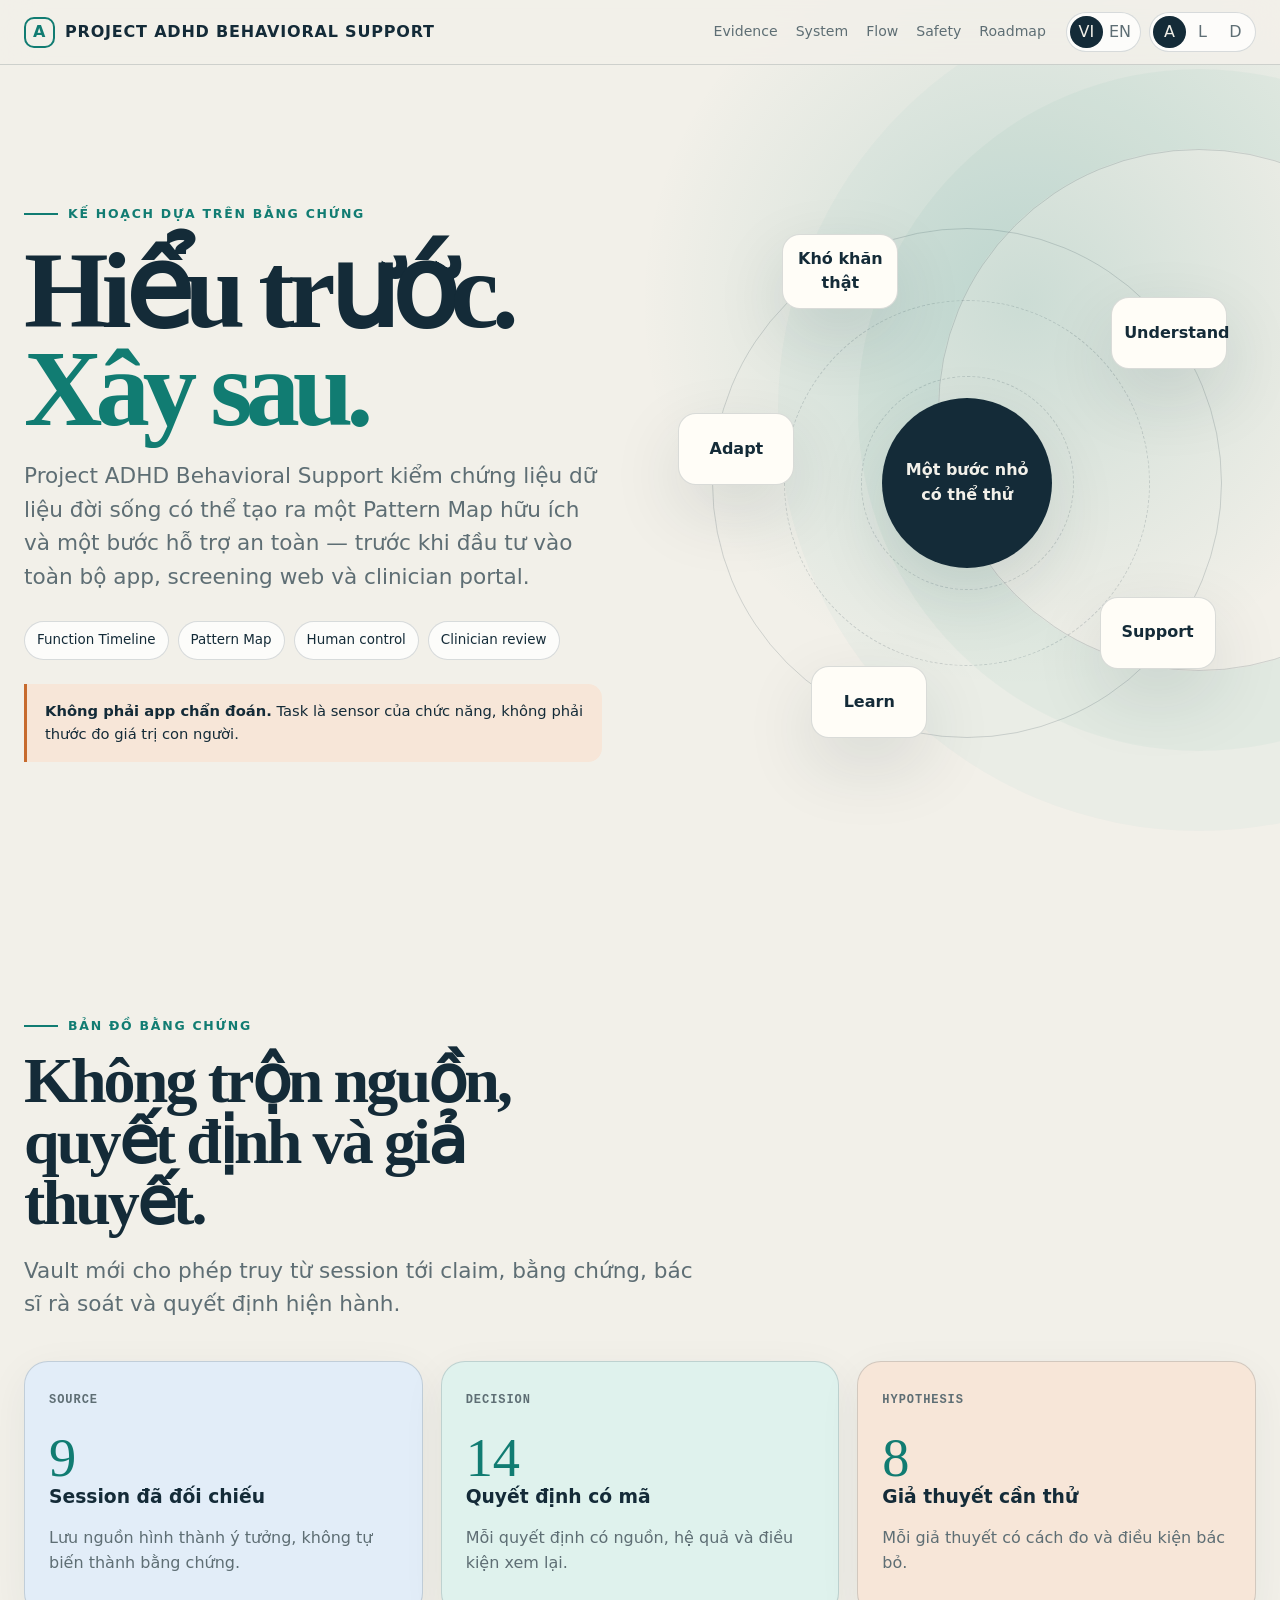
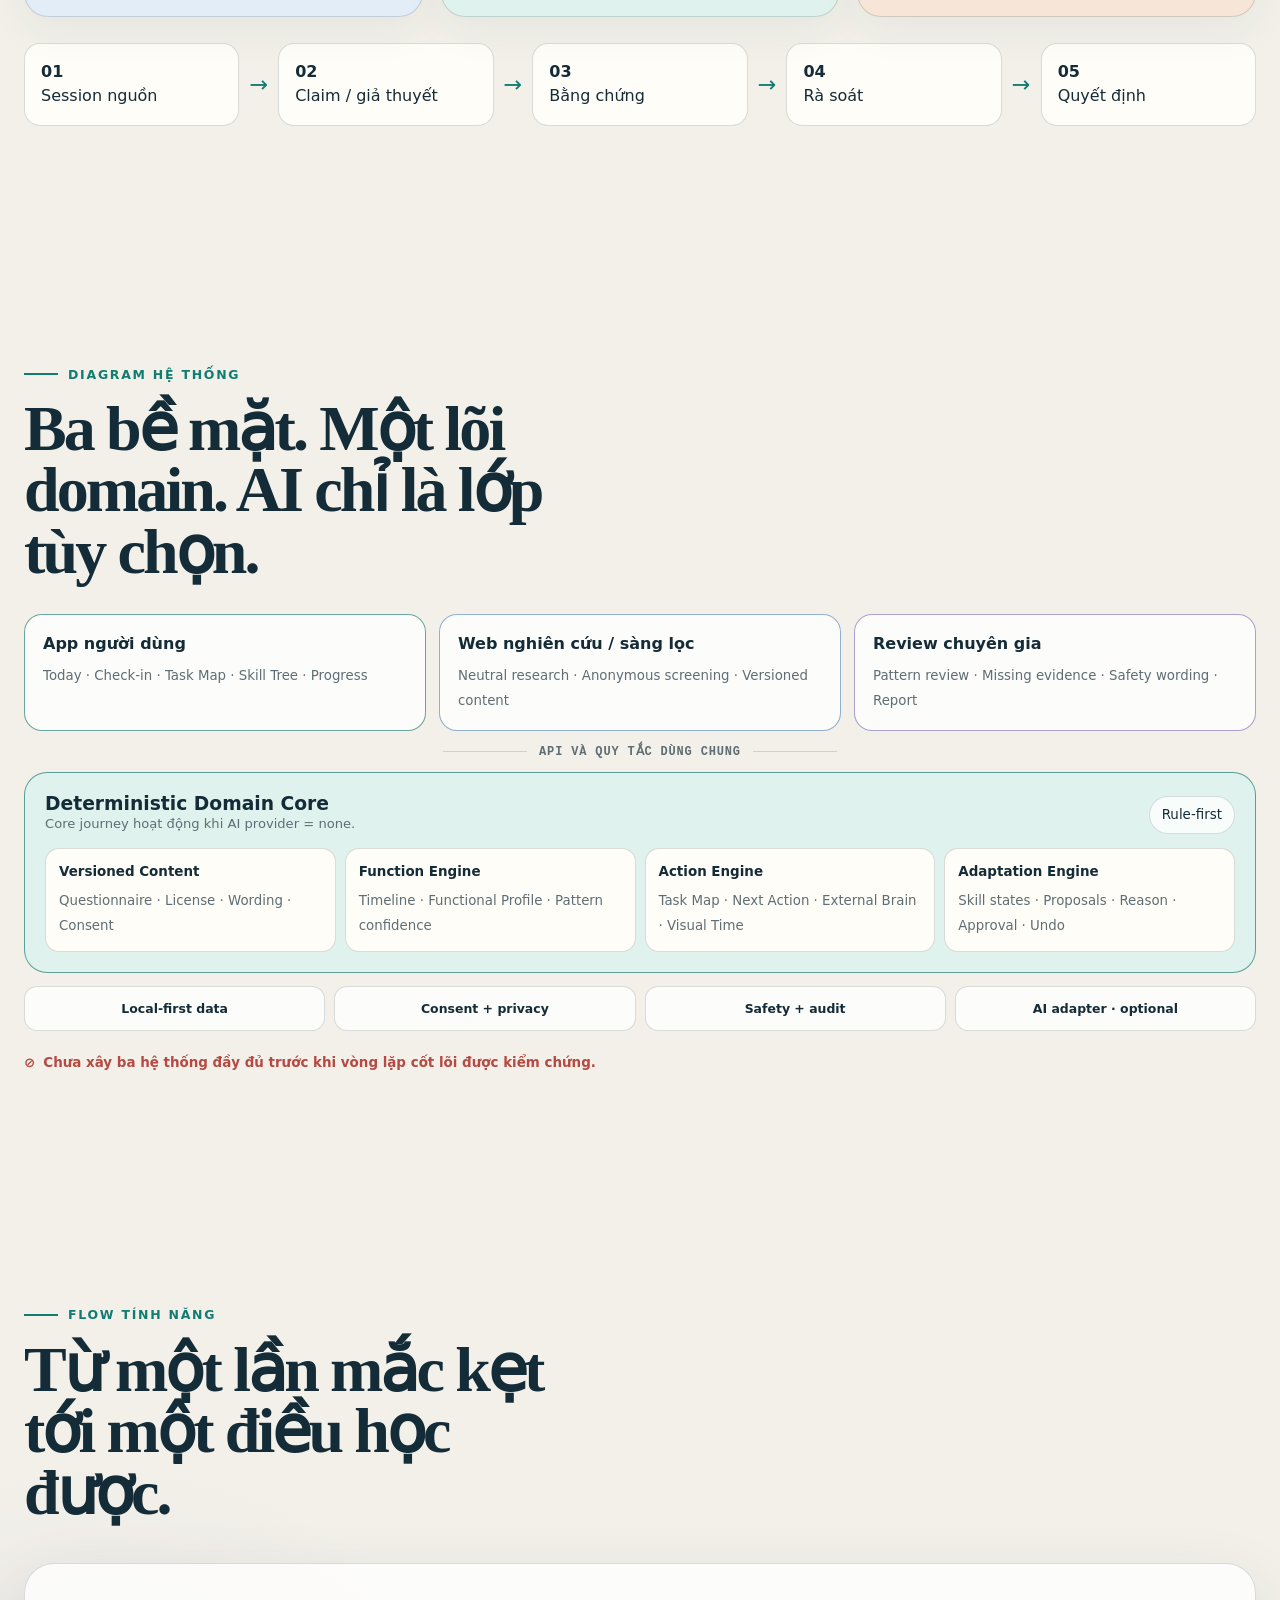
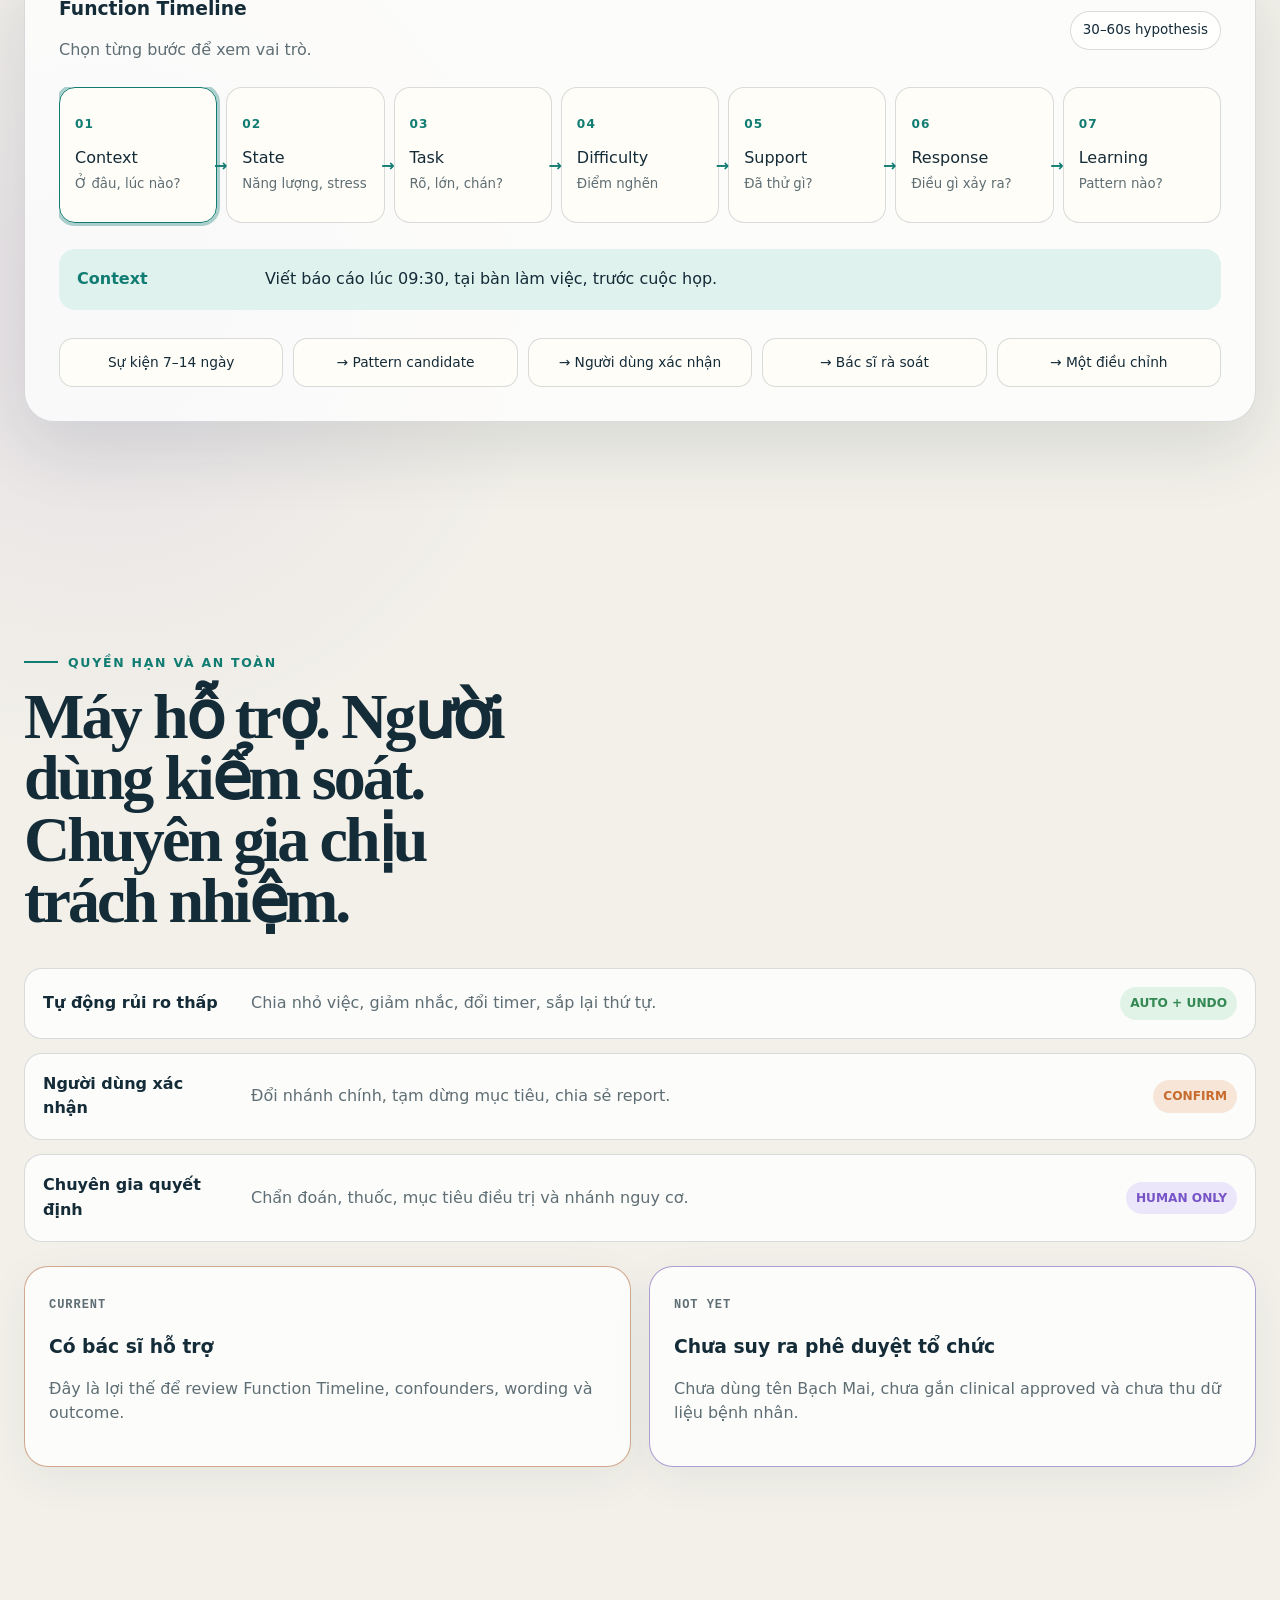
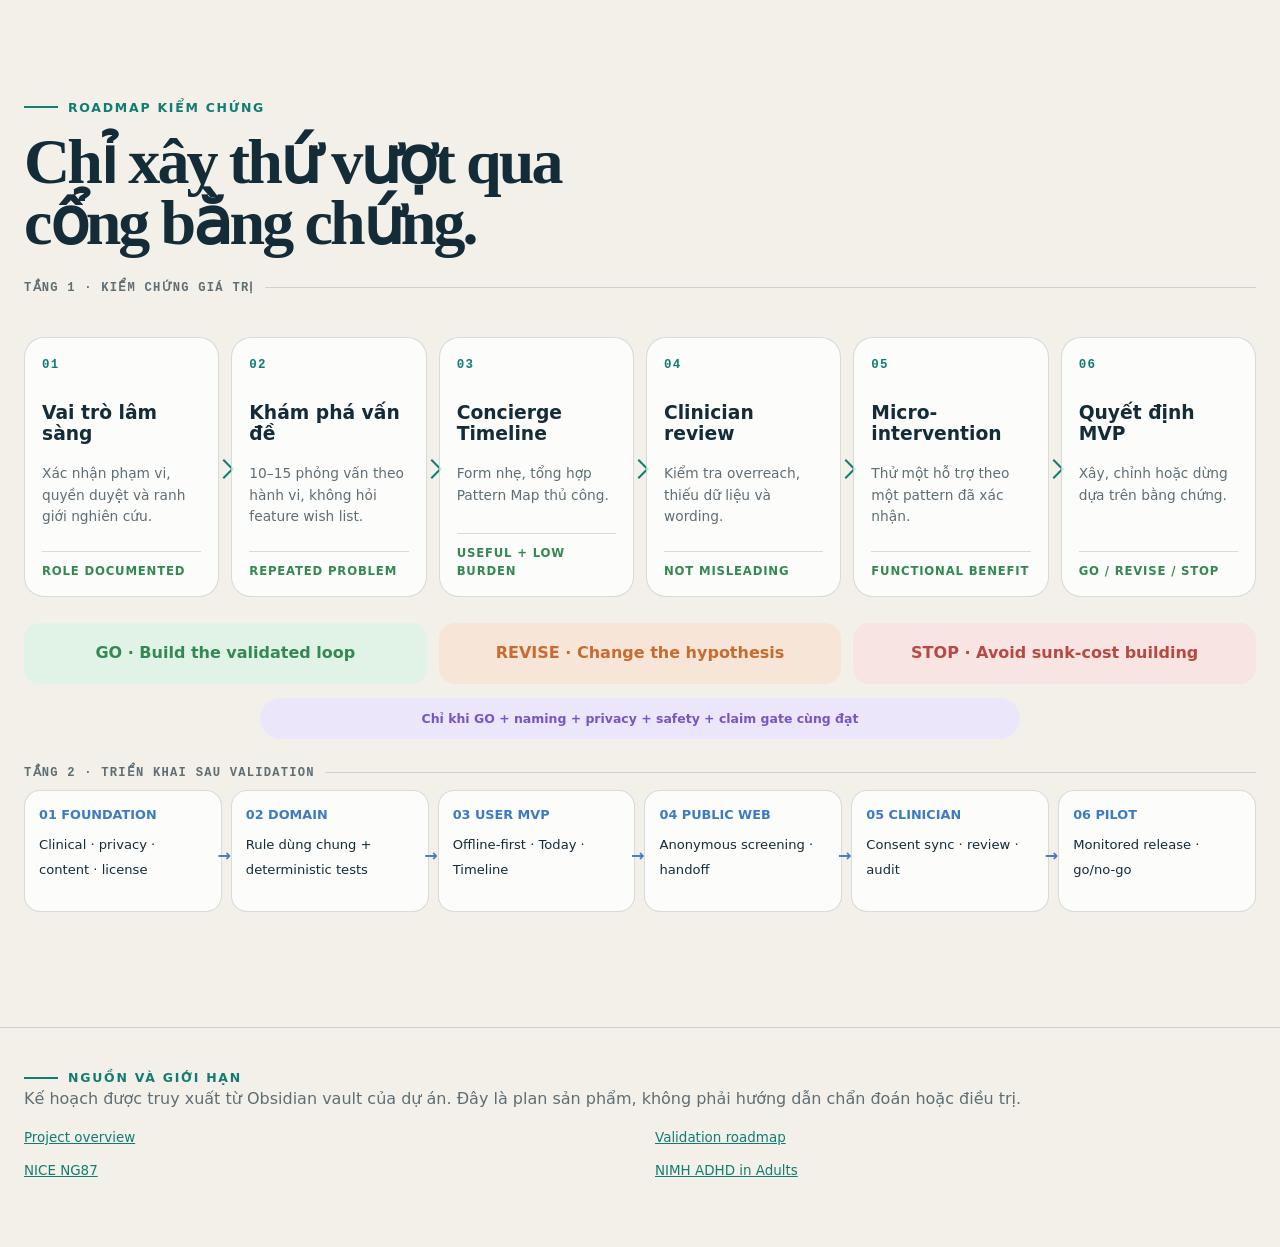
<file: projects/adhd/plan.html>
<!doctype html>
<html lang="vi" data-theme="system" data-lang="vi">
<head>
  <meta charset="utf-8">
  <meta name="viewport" content="width=device-width, initial-scale=1">
  <meta name="description" content="Project ADHD Behavioral Support evidence-first plan with feature-flow diagrams">
  <title>Project ADHD Behavioral Support — Evidence First Plan</title>
  <style>
    :root {
      color-scheme: light dark;
      --bg: #f2f0e9;
      --surface: rgba(255,255,255,.78);
      --surface-solid: #fffdf7;
      --ink: #142b38;
      --muted: #5e6e74;
      --line: rgba(20,43,56,.16);
      --teal: #117c72;
      --teal-2: #65c8bb;
      --teal-soft: #dff2ed;
      --blue: #3c7bc2;
      --blue-soft: #e2edf8;
      --purple: #7755c7;
      --purple-soft: #ece6fa;
      --orange: #c76b2e;
      --orange-soft: #f7e6d8;
      --green: #338853;
      --green-soft: #e1f3e6;
      --red: #b64a43;
      --red-soft: #f8e4e2;
      --shadow: 0 26px 70px rgba(28,47,57,.12);
      --radius: 24px;
    }
    html[data-theme="dark"] {
      --bg: #071419;
      --surface: rgba(13,31,38,.82);
      --surface-solid: #0d1f26;
      --ink: #e8f3f2;
      --muted: #a8b9bb;
      --line: rgba(216,241,238,.15);
      --teal: #6bd8ca;
      --teal-2: #8ce5d9;
      --teal-soft: #113933;
      --blue: #84b9ec;
      --blue-soft: #142e47;
      --purple: #bea9f7;
      --purple-soft: #2b2344;
      --orange: #f0a36e;
      --orange-soft: #432a1d;
      --green: #76d498;
      --green-soft: #173a25;
      --red: #f2958f;
      --red-soft: #492421;
      --shadow: 0 30px 80px rgba(0,0,0,.34);
    }
    @media (prefers-color-scheme: dark) {
      html[data-theme="system"] {
        --bg: #071419; --surface: rgba(13,31,38,.82); --surface-solid: #0d1f26;
        --ink: #e8f3f2; --muted: #a8b9bb; --line: rgba(216,241,238,.15);
        --teal: #6bd8ca; --teal-2: #8ce5d9; --teal-soft: #113933;
        --blue: #84b9ec; --blue-soft: #142e47; --purple: #bea9f7; --purple-soft: #2b2344;
        --orange: #f0a36e; --orange-soft: #432a1d; --green: #76d498; --green-soft: #173a25;
        --red: #f2958f; --red-soft: #492421; --shadow: 0 30px 80px rgba(0,0,0,.34);
      }
    }
    * { box-sizing: border-box; }
    html { scroll-behavior: smooth; background: var(--bg); }
    body { margin: 0; overflow-x: hidden; color: var(--ink); background:
      radial-gradient(circle at 80% 5%, color-mix(in srgb, var(--teal) 17%, transparent), transparent 24rem),
      radial-gradient(circle at 8% 58%, color-mix(in srgb, var(--purple) 10%, transparent), transparent 28rem), var(--bg);
      font-family: Inter, ui-sans-serif, system-ui, -apple-system, BlinkMacSystemFont, "Segoe UI", sans-serif; line-height: 1.55; }
    a { color: inherit; }
    button { font: inherit; }
    .skip { position: fixed; left: 12px; top: -80px; z-index: 50; background: var(--ink); color: var(--bg); padding: 10px 16px; border-radius: 10px; }
    .skip:focus { top: 12px; }
    .progress { position: fixed; inset: 0 0 auto; height: 3px; z-index: 30; background: transparent; }
    .progress span { display: block; width: 0; height: 100%; background: linear-gradient(90deg,var(--teal),var(--blue),var(--purple)); }
    header { position: sticky; top: 0; z-index: 20; border-bottom: 1px solid var(--line); backdrop-filter: blur(18px); background: color-mix(in srgb, var(--bg) 82%, transparent); }
    .nav { max-width: 1420px; margin: auto; min-height: 64px; padding: 10px 24px; display: flex; align-items: center; gap: 20px; }
    .brand { display: flex; gap: 10px; align-items: center; font-weight: 900; letter-spacing: .05em; white-space: nowrap; text-decoration: none; }
    .brand-mark { width: 31px; height: 31px; border: 2px solid var(--teal); border-radius: 10px; display: grid; place-items: center; color: var(--teal); }
    nav { margin-left: auto; display: flex; gap: 18px; }
    nav a { color: var(--muted); font-size: .88rem; text-decoration: none; }
    nav a:hover, nav a:focus-visible { color: var(--ink); }
    .controls { display: flex; align-items: center; gap: 8px; }
    .seg { display: flex; border: 1px solid var(--line); border-radius: 999px; padding: 3px; background: var(--surface); }
    .seg button { border: 0; background: transparent; color: var(--muted); min-width: 33px; min-height: 32px; border-radius: 999px; cursor: pointer; }
    .seg button[aria-pressed="true"] { background: var(--ink); color: var(--bg); }
    main { overflow: clip; }
    section { position: relative; padding: clamp(72px,9vw,132px) 24px; scroll-margin-top: 65px; }
    .wrap { width: min(1360px,100%); min-width: 0; margin: auto; }
    .eyebrow { display: flex; align-items: center; gap: 10px; color: var(--teal); font-size: .78rem; font-weight: 850; text-transform: uppercase; letter-spacing: .14em; }
    .eyebrow::before { content: ""; width: 34px; height: 2px; background: currentColor; }
    h1,h2,h3,p { margin-top: 0; }
    h1,h2 { overflow-wrap: break-word; }
    h1 { max-width: 12ch; margin: 18px 0 22px; font-family: Georgia, "Times New Roman", serif; font-size: clamp(3.35rem,8.5vw,8.4rem); line-height: .9; letter-spacing: -.065em; }
    h2 { max-width: 17ch; margin: 14px 0 20px; font-family: Georgia, "Times New Roman", serif; font-size: clamp(2.25rem,5vw,5.4rem); line-height: .96; letter-spacing: -.045em; }
    h3 { line-height: 1.15; }
    .lede { max-width: 690px; color: var(--muted); font-size: clamp(1.03rem,1.8vw,1.35rem); }
    .grid-2 { display: grid; grid-template-columns: minmax(0,1fr) minmax(0,1fr); gap: clamp(30px,6vw,84px); align-items: center; }
    .hero { min-height: calc(100vh - 64px); display: grid; align-items: center; }
    .hero::after { content: ""; position: absolute; width: 520px; aspect-ratio: 1; right: -180px; top: 10%; border: 1px solid var(--line); border-radius: 50%; box-shadow: 0 0 0 80px color-mix(in srgb,var(--teal) 4%,transparent), 0 0 0 160px color-mix(in srgb,var(--teal) 3%,transparent); pointer-events: none; }
    .hero-copy { position: relative; z-index: 2; }
    .hero-copy h1 em { color: var(--teal); font-style: normal; }
    .tag-row { display: flex; flex-wrap: wrap; gap: 9px; margin: 28px 0 0; }
    .tag { padding: 8px 12px; border: 1px solid var(--line); border-radius: 999px; background: var(--surface); font-size: .84rem; }
    .loop { position: relative; min-height: 580px; display: grid; place-items: center; }
    .orbit { position: absolute; width: min(510px,92%); aspect-ratio: 1; border: 1px solid var(--line); border-radius: 50%; animation: rotate 28s linear infinite; }
    .orbit::before,.orbit::after { content: ""; position: absolute; inset: 14%; border: 1px dashed var(--line); border-radius: 50%; }
    .orbit::after { inset: 29%; }
    .core { position: relative; width: 170px; aspect-ratio: 1; display: grid; place-items: center; text-align: center; border-radius: 50%; padding: 22px; background: var(--ink); color: var(--bg); box-shadow: var(--shadow); font-weight: 850; z-index: 2; }
    .orb { position: absolute; width: 116px; min-height: 72px; display: grid; place-items: center; text-align: center; padding: 12px; border: 1px solid var(--line); border-radius: 18px; background: var(--surface-solid); box-shadow: var(--shadow); font-weight: 750; z-index: 3; }
    .o1 { top: 7%; left: 18%; }.o2 { top: 18%; right: 5%; }.o3 { bottom: 18%; right: 7%; }.o4 { bottom: 6%; left: 23%; }.o5 { top: 38%; left: 0; }
    .note { margin-top: 24px; padding: 16px 18px; border-left: 3px solid var(--orange); background: var(--orange-soft); border-radius: 0 14px 14px 0; color: var(--ink); font-size: .92rem; }
    .evidence-grid { display: grid; grid-template-columns: repeat(3,1fr); gap: 18px; margin-top: 40px; }
    .card { position: relative; padding: 24px; border: 1px solid var(--line); border-radius: var(--radius); background: var(--surface); box-shadow: 0 12px 44px rgba(30,55,65,.06); }
    .card strong.code { display: inline-block; margin-bottom: 22px; color: var(--muted); font-family: ui-monospace, SFMono-Regular, Consolas, monospace; font-size: .75rem; letter-spacing: .08em; }
    .card p { color: var(--muted); }
    .card .stat { font-family: Georgia,serif; font-size: 3.4rem; line-height: 1; color: var(--teal); }
    .source-card { background: var(--blue-soft); }.decision-card { background: var(--teal-soft); }.hyp-card { background: var(--orange-soft); }
    .trace { display: flex; align-items: stretch; gap: 10px; margin-top: 26px; overflow-x: auto; padding-bottom: 8px; }
    .trace .step { min-width: 170px; flex: 1; padding: 16px; border: 1px solid var(--line); border-radius: 16px; background: var(--surface-solid); }
    .trace .arrow { align-self: center; color: var(--teal); font-size: 1.4rem; }
    .surfaces { display: grid; grid-template-columns: repeat(3,1fr); gap: 20px; margin-top: 44px; }
    .surface { min-height: 300px; display: flex; flex-direction: column; }
    .surface .icon { width: 50px; height: 50px; display: grid; place-items: center; border-radius: 15px; margin-bottom: 34px; font-size: 1.35rem; }
    .surface ul { margin: auto 0 0; padding-left: 18px; color: var(--muted); }
    .surface li { margin: 6px 0; }
    .surface.primary { border-color: color-mix(in srgb,var(--teal) 55%,var(--line)); transform: translateY(-10px); }
    .surface.primary .icon { background: var(--teal-soft); color: var(--teal); }
    .surface.public .icon { background: var(--blue-soft); color: var(--blue); }
    .surface.clinical .icon { background: var(--purple-soft); color: var(--purple); }
    .gate-label { display: inline-flex; align-items: center; gap: 8px; margin-top: 22px; color: var(--red); font-size: .84rem; font-weight: 750; }
    .architecture { margin-top: 32px; display: grid; gap: 13px; }
    .arch-surfaces { display: grid; grid-template-columns: repeat(3,1fr); gap: 13px; }
    .arch-node { min-height: 112px; padding: 17px 18px; border: 1px solid var(--line); border-radius: 18px; background: var(--surface); }
    .arch-node b { display: block; margin-bottom: 6px; }
    .arch-node small { color: var(--muted); }
    .arch-node.user { border-color: color-mix(in srgb,var(--teal) 55%,var(--line)); }
    .arch-node.public { border-color: color-mix(in srgb,var(--blue) 45%,var(--line)); }
    .arch-node.clinician { border-color: color-mix(in srgb,var(--purple) 45%,var(--line)); }
    .arch-link { display: flex; align-items: center; justify-content: center; gap: 12px; color: var(--muted); font: 750 .75rem ui-monospace,monospace; letter-spacing: .07em; text-transform: uppercase; }
    .arch-link::before,.arch-link::after { content: ""; width: 84px; height: 1px; background: var(--line); }
    .arch-core { padding: 20px; border: 1px solid color-mix(in srgb,var(--teal) 58%,var(--line)); border-radius: 23px; background: var(--teal-soft); }
    .arch-core-head { display: flex; justify-content: space-between; align-items: end; gap: 16px; margin-bottom: 14px; }
    .arch-core-head h3,.arch-core-head p { margin: 0; }
    .arch-core-head p { color: var(--muted); font-size: .82rem; }
    .core-grid { display: grid; grid-template-columns: repeat(4,1fr); gap: 9px; }
    .core-module { min-height: 90px; padding: 13px; border: 1px solid var(--line); border-radius: 14px; background: var(--surface-solid); }
    .core-module b { display: block; margin-bottom: 5px; font-size: .84rem; }
    .core-module small { color: var(--muted); }
    .arch-foundation { display: grid; grid-template-columns: repeat(4,1fr); gap: 9px; }
    .foundation-pill { padding: 12px 10px; border: 1px solid var(--line); border-radius: 13px; background: var(--surface); text-align: center; font-size: .78rem; font-weight: 750; }
    .flow-shell { min-width: 0; margin-top: 40px; padding: clamp(20px,3vw,34px); border: 1px solid var(--line); border-radius: 30px; background: var(--surface); box-shadow: var(--shadow); }
    .flow-head { display: flex; align-items: center; justify-content: space-between; gap: 20px; margin-bottom: 24px; }
    .flow-head p { margin: 0; color: var(--muted); }
    .timeline { display: grid; grid-template-columns: repeat(7,minmax(120px,1fr)); gap: 9px; max-width: 100%; overflow-x: auto; padding-bottom: 8px; }
    .event { position: relative; min-height: 136px; padding: 15px; border-radius: 16px; border: 1px solid var(--line); background: var(--surface-solid); cursor: pointer; text-align: left; color: var(--ink); }
    .event:not(:last-child)::after { content: "→"; position: absolute; right: -11px; top: 49%; z-index: 2; color: var(--teal); font-weight: 900; }
    .event b { display: block; margin-bottom: 12px; color: var(--teal); font-size: .76rem; text-transform: uppercase; letter-spacing: .09em; }
    .event small { color: var(--muted); }
    .event[aria-pressed="true"] { outline: 3px solid color-mix(in srgb,var(--teal) 34%,transparent); border-color: var(--teal); }
    .detail { display: grid; grid-template-columns: 170px 1fr; gap: 18px; margin-top: 18px; padding: 18px; border-radius: 16px; background: var(--teal-soft); }
    .detail strong { color: var(--teal); }
    .detail p { margin: 0; }
    .mini-loop { margin-top: 28px; display: grid; grid-template-columns: repeat(5,1fr); gap: 10px; }
    .mini-loop div { padding: 13px; border-radius: 14px; background: var(--surface-solid); border: 1px solid var(--line); text-align: center; font-size: .86rem; }
    .lanes { display: grid; gap: 14px; margin-top: 36px; }
    .lane { display: grid; grid-template-columns: 190px 1fr 140px; align-items: center; gap: 18px; padding: 18px; border: 1px solid var(--line); border-radius: 18px; background: var(--surface); }
    .lane-name { font-weight: 850; }.lane p { margin: 0; color: var(--muted); }.status { justify-self: end; padding: 7px 10px; border-radius: 999px; font-size: .76rem; font-weight: 800; }
    .auto .status { background: var(--green-soft); color: var(--green); }.confirm .status { background: var(--orange-soft); color: var(--orange); }.expert .status { background: var(--purple-soft); color: var(--purple); }
    .clinical-callout { margin-top: 24px; display: grid; grid-template-columns: 1fr 1fr; gap: 18px; }
    .clinical-callout .card:first-child { border-color: color-mix(in srgb,var(--orange) 45%,var(--line)); }
    .clinical-callout .card:last-child { border-color: color-mix(in srgb,var(--purple) 45%,var(--line)); }
    .road { margin-top: 42px; display: grid; grid-template-columns: repeat(6,1fr); gap: 12px; counter-reset: phase; }
    .phase { position: relative; min-height: 260px; padding: 20px 17px; border: 1px solid var(--line); border-radius: 20px; background: var(--surface); counter-increment: phase; }
    .phase::before { content: "0" counter(phase); display: block; margin-bottom: 30px; color: var(--teal); font: 800 .78rem ui-monospace,monospace; letter-spacing: .1em; }
    .phase:not(:last-child)::after { content: ""; position: absolute; width: 12px; height: 12px; right: -13px; top: 48%; border-top: 2px solid var(--teal); border-right: 2px solid var(--teal); transform: rotate(45deg); }
    .phase p { color: var(--muted); font-size: .86rem; }
    .phase .gate { position: absolute; left: 17px; right: 17px; bottom: 16px; padding-top: 10px; border-top: 1px solid var(--line); color: var(--green); font-size: .73rem; font-weight: 800; text-transform: uppercase; letter-spacing: .07em; }
    .decision-band { margin-top: 26px; display: grid; grid-template-columns: repeat(3,1fr); gap: 12px; }
    .decision-band div { padding: 18px; border-radius: 16px; text-align: center; font-weight: 850; }
    .go { background: var(--green-soft); color: var(--green); }.revise { background: var(--orange-soft); color: var(--orange); }.stop { background: var(--red-soft); color: var(--red); }
    .road-label { margin: 26px 0 10px; display: flex; align-items: center; gap: 10px; color: var(--muted); font: 800 .76rem ui-monospace,monospace; letter-spacing: .1em; text-transform: uppercase; }
    .road-label::after { content: ""; flex: 1; height: 1px; background: var(--line); }
    .build-road { display: grid; grid-template-columns: repeat(6,1fr); gap: 9px; }
    .build-step { position: relative; min-height: 122px; padding: 14px; border: 1px solid var(--line); border-radius: 16px; background: var(--surface); }
    .build-step b { display: block; margin-bottom: 7px; color: var(--blue); font-size: .8rem; }
    .build-step span { font-size: .82rem; }
    .build-step:not(:last-child)::after { content: "→"; position: absolute; right: -10px; top: 44%; color: var(--blue); font-weight: 900; z-index: 2; }
    .gate-bridge { margin: 14px auto 0; width: min(760px,100%); padding: 11px 15px; border-radius: 999px; background: var(--purple-soft); color: var(--purple); text-align: center; font-size: .78rem; font-weight: 800; }
    footer { padding: 40px 24px 70px; border-top: 1px solid var(--line); color: var(--muted); }
    .refs { display: grid; grid-template-columns: 1fr 1fr; gap: 12px 30px; font-size: .84rem; }
    .refs a { color: var(--teal); overflow-wrap: anywhere; }
    [data-copy="en"] { display: none; }
    html[data-lang="en"] [data-copy="vi"] { display: none; }
    html[data-lang="en"] [data-copy="en"] { display: initial; }
    @keyframes rotate { to { transform: rotate(360deg); } }
    @media (max-width: 1080px) {
      nav { display: none; }
      .grid-2 { grid-template-columns: 1fr; }
      .hero { min-height: auto; }
      .hero-copy { padding-top: 20px; }
      .loop { min-height: 520px; }
      .surface.primary { transform: none; }
      .core-grid { grid-template-columns: repeat(2,1fr); }
    }
    @media (max-width: 900px) {
      .evidence-grid,.surfaces { grid-template-columns: 1fr 1fr; }
      .road,.build-road { grid-template-columns: repeat(3,1fr); }
      .phase:nth-child(3)::after,.build-step:nth-child(3)::after { display: none; }
    }
    @media (max-width: 700px) {
      .nav { padding: 9px 14px; gap: 10px; }.brand span:last-child { display: none; }
      section { padding: 70px 16px; }
      h1 { max-width: 100%; font-size: clamp(2.8rem,15.5vw,4rem); }
      h2 { max-width: 100%; font-size: clamp(2.25rem,12vw,3.2rem); }
      .flow-head { flex-wrap: wrap; }
      .loop { min-height: 470px; transform: scale(.9); margin-inline: -20px; }
      .evidence-grid,.surfaces,.clinical-callout,.decision-band,.refs,.arch-surfaces,.arch-foundation { grid-template-columns: 1fr; }
      .core-grid,.build-road { grid-template-columns: 1fr 1fr; }
      .build-step::after { display: none; }
      .arch-core-head { align-items: start; flex-direction: column; }
      .trace { align-items: center; }.trace .step { min-width: 145px; }
      .mini-loop { grid-template-columns: 1fr 1fr; }.mini-loop div:last-child { grid-column: 1/-1; }
      .lane { grid-template-columns: 1fr; gap: 8px; }.status { justify-self: start; }
      .road { grid-template-columns: 1fr; }.phase { min-height: 220px; }
      .phase::after { display: none; }
      .detail { grid-template-columns: 1fr; }
    }
    @media (prefers-reduced-motion: reduce) {
      *,*::before,*::after { scroll-behavior: auto!important; animation-duration: .001ms!important; animation-iteration-count: 1!important; }
    }
  </style>
</head>
<body>
  <a class="skip" href="#main">Bỏ qua điều hướng</a>
  <div class="progress" aria-hidden="true"><span id="progressBar"></span></div>
  <header>
    <div class="nav">
      <a class="brand" href="#hero"><span class="brand-mark">A</span><span>PROJECT ADHD BEHAVIORAL SUPPORT</span></a>
      <nav aria-label="Điều hướng chính">
        <a href="#evidence">Evidence</a><a href="#system">System</a><a href="#flow">Flow</a><a href="#safety">Safety</a><a href="#roadmap">Roadmap</a>
      </nav>
      <div class="controls">
        <div class="seg" aria-label="Ngôn ngữ">
          <button type="button" data-lang-btn="vi" aria-pressed="true">VI</button><button type="button" data-lang-btn="en" aria-pressed="false">EN</button>
        </div>
        <div class="seg" aria-label="Giao diện">
          <button type="button" data-theme-btn="system" aria-pressed="true" title="Hệ thống">A</button><button type="button" data-theme-btn="light" aria-pressed="false" title="Sáng">L</button><button type="button" data-theme-btn="dark" aria-pressed="false" title="Tối">D</button>
        </div>
      </div>
    </div>
  </header>

  <main id="main">
    <section class="hero" id="hero">
      <div class="wrap grid-2">
        <div class="hero-copy">
          <div class="eyebrow"><span data-copy="vi">Kế hoạch dựa trên bằng chứng</span><span data-copy="en">Evidence-first product plan</span></div>
          <h1><span data-copy="vi">Hiểu trước.<br><em>Xây sau.</em></span><span data-copy="en">Understand first.<br><em>Build later.</em></span></h1>
          <p class="lede" data-copy="vi">Project ADHD Behavioral Support kiểm chứng liệu dữ liệu đời sống có thể tạo ra một Pattern Map hữu ích và một bước hỗ trợ an toàn — trước khi đầu tư vào toàn bộ app, screening web và clinician portal.</p>
          <p class="lede" data-copy="en">Project ADHD Behavioral Support validates whether real-life data can produce a useful Pattern Map and one safe support step—before investing in the full app, screening web, and clinician portal.</p>
          <div class="tag-row"><span class="tag">Function Timeline</span><span class="tag">Pattern Map</span><span class="tag">Human control</span><span class="tag">Clinician review</span></div>
          <div class="note"><strong data-copy="vi">Không phải app chẩn đoán.</strong><strong data-copy="en">Not a diagnostic app.</strong> <span data-copy="vi">Task là sensor của chức năng, không phải thước đo giá trị con người.</span><span data-copy="en">Tasks are sensors of function, not measures of human worth.</span></div>
        </div>
        <div class="loop" aria-label="Vòng lặp sản phẩm">
          <div class="orbit"></div><div class="core"><span data-copy="vi">Một bước nhỏ có thể thử</span><span data-copy="en">One testable small step</span></div>
          <div class="orb o1"><span data-copy="vi">Khó khăn thật</span><span data-copy="en">Real friction</span></div>
          <div class="orb o2"><span>Understand</span></div><div class="orb o3"><span>Support</span></div><div class="orb o4"><span>Learn</span></div><div class="orb o5"><span>Adapt</span></div>
        </div>
      </div>
    </section>

    <section id="evidence">
      <div class="wrap">
        <div class="eyebrow"><span data-copy="vi">Bản đồ bằng chứng</span><span data-copy="en">Evidence map</span></div>
        <h2><span data-copy="vi">Không trộn nguồn, quyết định và giả thuyết.</span><span data-copy="en">Do not mix sources, decisions, and hypotheses.</span></h2>
        <p class="lede" data-copy="vi">Vault mới cho phép truy từ session tới claim, bằng chứng, bác sĩ rà soát và quyết định hiện hành.</p>
        <p class="lede" data-copy="en">The new vault traces each session into claims, evidence, clinical review, and current decisions.</p>
        <div class="evidence-grid">
          <article class="card source-card"><strong class="code">SOURCE</strong><div class="stat">9</div><h3 data-copy="vi">Session đã đối chiếu</h3><h3 data-copy="en">Curated sessions</h3><p data-copy="vi">Lưu nguồn hình thành ý tưởng, không tự biến thành bằng chứng.</p><p data-copy="en">Preserve idea provenance without turning it into evidence.</p></article>
          <article class="card decision-card"><strong class="code">DECISION</strong><div class="stat">14</div><h3 data-copy="vi">Quyết định có mã</h3><h3 data-copy="en">Coded decisions</h3><p data-copy="vi">Mỗi quyết định có nguồn, hệ quả và điều kiện xem lại.</p><p data-copy="en">Each decision has provenance, consequences, and review triggers.</p></article>
          <article class="card hyp-card"><strong class="code">HYPOTHESIS</strong><div class="stat">8</div><h3 data-copy="vi">Giả thuyết cần thử</h3><h3 data-copy="en">Hypotheses to test</h3><p data-copy="vi">Mỗi giả thuyết có cách đo và điều kiện bác bỏ.</p><p data-copy="en">Every hypothesis has a measure and a rejection condition.</p></article>
        </div>
        <div class="trace" aria-label="Chuỗi truy vết"><div class="step"><b>01</b><br><span data-copy="vi">Session nguồn</span><span data-copy="en">Source session</span></div><span class="arrow">→</span><div class="step"><b>02</b><br><span data-copy="vi">Claim / giả thuyết</span><span data-copy="en">Claim / hypothesis</span></div><span class="arrow">→</span><div class="step"><b>03</b><br><span data-copy="vi">Bằng chứng</span><span data-copy="en">Evidence</span></div><span class="arrow">→</span><div class="step"><b>04</b><br><span data-copy="vi">Rà soát</span><span data-copy="en">Review</span></div><span class="arrow">→</span><div class="step"><b>05</b><br><span data-copy="vi">Quyết định</span><span data-copy="en">Decision</span></div></div>
      </div>
    </section>

    <section id="system">
      <div class="wrap">
        <div class="eyebrow"><span data-copy="vi">Diagram hệ thống</span><span data-copy="en">System diagram</span></div>
        <h2><span data-copy="vi">Ba bề mặt. Một lõi domain. AI chỉ là lớp tùy chọn.</span><span data-copy="en">Three surfaces. One domain core. AI stays optional.</span></h2>
        <div class="architecture" aria-label="Kiến trúc hệ thống nhiều lớp">
          <div class="arch-surfaces">
            <article class="arch-node user"><b><span data-copy="vi">App người dùng</span><span data-copy="en">User app</span></b><small>Today · Check-in · Task Map · Skill Tree · Progress</small></article>
            <article class="arch-node public"><b><span data-copy="vi">Web nghiên cứu / sàng lọc</span><span data-copy="en">Research / screening web</span></b><small>Neutral research · Anonymous screening · Versioned content</small></article>
            <article class="arch-node clinician"><b><span data-copy="vi">Review chuyên gia</span><span data-copy="en">Clinician review</span></b><small>Pattern review · Missing evidence · Safety wording · Report</small></article>
          </div>
          <div class="arch-link"><span data-copy="vi">API và quy tắc dùng chung</span><span data-copy="en">Shared rules and interfaces</span></div>
          <div class="arch-core">
            <div class="arch-core-head"><div><h3>Deterministic Domain Core</h3><p data-copy="vi">Core journey hoạt động khi AI provider = none.</p><p data-copy="en">The core journey works when AI provider = none.</p></div><span class="tag">Rule-first</span></div>
            <div class="core-grid">
              <div class="core-module"><b>Versioned Content</b><small>Questionnaire · License · Wording · Consent</small></div>
              <div class="core-module"><b>Function Engine</b><small>Timeline · Functional Profile · Pattern confidence</small></div>
              <div class="core-module"><b>Action Engine</b><small>Task Map · Next Action · External Brain · Visual Time</small></div>
              <div class="core-module"><b>Adaptation Engine</b><small>Skill states · Proposals · Reason · Approval · Undo</small></div>
            </div>
          </div>
          <div class="arch-foundation">
            <div class="foundation-pill">Local-first data</div><div class="foundation-pill">Consent + privacy</div><div class="foundation-pill">Safety + audit</div><div class="foundation-pill">AI adapter · optional</div>
          </div>
        </div>
        <div class="gate-label">⊘ <span data-copy="vi">Chưa xây ba hệ thống đầy đủ trước khi vòng lặp cốt lõi được kiểm chứng.</span><span data-copy="en">Do not build three full systems before validating the core loop.</span></div>
      </div>
    </section>

    <section id="flow">
      <div class="wrap">
        <div class="eyebrow"><span data-copy="vi">Flow tính năng</span><span data-copy="en">Feature flow</span></div>
        <h2><span data-copy="vi">Từ một lần mắc kẹt tới một điều học được.</span><span data-copy="en">From one stuck moment to one useful learning.</span></h2>
        <div class="flow-shell">
          <div class="flow-head"><div><h3>Function Timeline</h3><p data-copy="vi">Chọn từng bước để xem vai trò.</p><p data-copy="en">Select a step to inspect its role.</p></div><span class="tag">30–60s hypothesis</span></div>
          <div class="timeline" id="timeline">
            <button class="event" aria-pressed="true" data-detail="context"><b>01</b><span>Context</span><br><small data-copy="vi">Ở đâu, lúc nào?</small><small data-copy="en">Where and when?</small></button>
            <button class="event" aria-pressed="false" data-detail="state"><b>02</b><span>State</span><br><small data-copy="vi">Năng lượng, stress</small><small data-copy="en">Energy, stress</small></button>
            <button class="event" aria-pressed="false" data-detail="task"><b>03</b><span>Task</span><br><small data-copy="vi">Rõ, lớn, chán?</small><small data-copy="en">Clear, large, dull?</small></button>
            <button class="event" aria-pressed="false" data-detail="difficulty"><b>04</b><span>Difficulty</span><br><small data-copy="vi">Điểm nghẽn</small><small data-copy="en">Executive friction</small></button>
            <button class="event" aria-pressed="false" data-detail="support"><b>05</b><span>Support</span><br><small data-copy="vi">Đã thử gì?</small><small data-copy="en">What was tried?</small></button>
            <button class="event" aria-pressed="false" data-detail="response"><b>06</b><span>Response</span><br><small data-copy="vi">Điều gì xảy ra?</small><small data-copy="en">What happened?</small></button>
            <button class="event" aria-pressed="false" data-detail="learning"><b>07</b><span>Learning</span><br><small data-copy="vi">Pattern nào?</small><small data-copy="en">Which pattern?</small></button>
          </div>
          <div class="detail" aria-live="polite"><strong id="detailTitle">Context</strong><p id="detailText">Viết báo cáo lúc 09:30, tại bàn làm việc, trước cuộc họp.</p></div>
          <div class="mini-loop"><div data-copy="vi">Sự kiện 7–14 ngày</div><div data-copy="en">7–14 days of events</div><div>→ Pattern candidate</div><div data-copy="vi">→ Người dùng xác nhận</div><div data-copy="en">→ User confirms</div><div data-copy="vi">→ Bác sĩ rà soát</div><div data-copy="en">→ Clinician reviews</div><div data-copy="vi">→ Một điều chỉnh</div><div data-copy="en">→ One adjustment</div></div>
        </div>
      </div>
    </section>

    <section id="safety">
      <div class="wrap">
        <div class="eyebrow"><span data-copy="vi">Quyền hạn và an toàn</span><span data-copy="en">Authority and safety</span></div>
        <h2><span data-copy="vi">Máy hỗ trợ. Người dùng kiểm soát. Chuyên gia chịu trách nhiệm.</span><span data-copy="en">The system supports. Users control. Clinicians remain accountable.</span></h2>
        <div class="lanes">
          <div class="lane auto"><div class="lane-name" data-copy="vi">Tự động rủi ro thấp</div><div class="lane-name" data-copy="en">Low-risk automation</div><p data-copy="vi">Chia nhỏ việc, giảm nhắc, đổi timer, sắp lại thứ tự.</p><p data-copy="en">Split tasks, reduce reminders, adjust timers, reorder steps.</p><span class="status">AUTO + UNDO</span></div>
          <div class="lane confirm"><div class="lane-name" data-copy="vi">Người dùng xác nhận</div><div class="lane-name" data-copy="en">User confirmation</div><p data-copy="vi">Đổi nhánh chính, tạm dừng mục tiêu, chia sẻ report.</p><p data-copy="en">Change a main branch, pause a goal, share a report.</p><span class="status">CONFIRM</span></div>
          <div class="lane expert"><div class="lane-name" data-copy="vi">Chuyên gia quyết định</div><div class="lane-name" data-copy="en">Clinician decision</div><p data-copy="vi">Chẩn đoán, thuốc, mục tiêu điều trị và nhánh nguy cơ.</p><p data-copy="en">Diagnosis, medication, treatment goals, and risk pathways.</p><span class="status">HUMAN ONLY</span></div>
        </div>
        <div class="clinical-callout">
          <article class="card"><strong class="code">CURRENT</strong><h3 data-copy="vi">Có bác sĩ hỗ trợ</h3><h3 data-copy="en">A doctor is supporting</h3><p data-copy="vi">Đây là lợi thế để review Function Timeline, confounders, wording và outcome.</p><p data-copy="en">This enables review of the Function Timeline, confounders, wording, and outcomes.</p></article>
          <article class="card"><strong class="code">NOT YET</strong><h3 data-copy="vi">Chưa suy ra phê duyệt tổ chức</h3><h3 data-copy="en">No institutional approval implied</h3><p data-copy="vi">Chưa dùng tên Bạch Mai, chưa gắn clinical approved và chưa thu dữ liệu bệnh nhân.</p><p data-copy="en">Do not use the Bạch Mai name, claim clinical approval, or collect patient data yet.</p></article>
        </div>
      </div>
    </section>

    <section id="roadmap">
      <div class="wrap">
        <div class="eyebrow"><span data-copy="vi">Roadmap kiểm chứng</span><span data-copy="en">Validation roadmap</span></div>
        <h2><span data-copy="vi">Chỉ xây thứ vượt qua cổng bằng chứng.</span><span data-copy="en">Build only what passes an evidence gate.</span></h2>
        <div class="road-label"><span data-copy="vi">Tầng 1 · Kiểm chứng giá trị</span><span data-copy="en">Layer 1 · Value validation</span></div>
        <div class="road">
          <article class="phase"><h3 data-copy="vi">Vai trò lâm sàng</h3><h3 data-copy="en">Clinical role</h3><p data-copy="vi">Xác nhận phạm vi, quyền duyệt và ranh giới nghiên cứu.</p><p data-copy="en">Confirm scope, review authority, and research boundaries.</p><div class="gate">Role documented</div></article>
          <article class="phase"><h3 data-copy="vi">Khám phá vấn đề</h3><h3 data-copy="en">Problem discovery</h3><p data-copy="vi">10–15 phỏng vấn theo hành vi, không hỏi feature wish list.</p><p data-copy="en">10–15 behavioral interviews, not feature wish lists.</p><div class="gate">Repeated problem</div></article>
          <article class="phase"><h3>Concierge Timeline</h3><p data-copy="vi">Form nhẹ, tổng hợp Pattern Map thủ công.</p><p data-copy="en">Lightweight capture, manual Pattern Maps.</p><div class="gate">Useful + low burden</div></article>
          <article class="phase"><h3>Clinician review</h3><p data-copy="vi">Kiểm tra overreach, thiếu dữ liệu và wording.</p><p data-copy="en">Check overreach, missing evidence, and wording.</p><div class="gate">Not misleading</div></article>
          <article class="phase"><h3>Micro-intervention</h3><p data-copy="vi">Thử một hỗ trợ theo một pattern đã xác nhận.</p><p data-copy="en">Test one support against one confirmed pattern.</p><div class="gate">Functional benefit</div></article>
          <article class="phase"><h3 data-copy="vi">Quyết định MVP</h3><h3 data-copy="en">MVP decision</h3><p data-copy="vi">Xây, chỉnh hoặc dừng dựa trên bằng chứng.</p><p data-copy="en">Build, revise, or stop based on evidence.</p><div class="gate">Go / revise / stop</div></article>
        </div>
        <div class="decision-band"><div class="go">GO · Build the validated loop</div><div class="revise">REVISE · Change the hypothesis</div><div class="stop">STOP · Avoid sunk-cost building</div></div>
        <div class="gate-bridge"><span data-copy="vi">Chỉ khi GO + naming + privacy + safety + claim gate cùng đạt</span><span data-copy="en">Only after GO plus naming, privacy, safety, and claim gates</span></div>
        <div class="road-label"><span data-copy="vi">Tầng 2 · Triển khai sau validation</span><span data-copy="en">Layer 2 · Post-validation implementation</span></div>
        <div class="build-road">
          <div class="build-step"><b>01 FOUNDATION</b><span>Clinical · privacy · content · license</span></div>
          <div class="build-step"><b>02 DOMAIN</b><span data-copy="vi">Rule dùng chung + deterministic tests</span><span data-copy="en">Shared rules + deterministic tests</span></div>
          <div class="build-step"><b>03 USER MVP</b><span>Offline-first · Today · Timeline</span></div>
          <div class="build-step"><b>04 PUBLIC WEB</b><span>Anonymous screening · handoff</span></div>
          <div class="build-step"><b>05 CLINICIAN</b><span>Consent sync · review · audit</span></div>
          <div class="build-step"><b>06 PILOT</b><span data-copy="vi">Monitored release · go/no-go</span><span data-copy="en">Monitored release · go/no-go</span></div>
        </div>
      </div>
    </section>
  </main>

  <footer>
    <div class="wrap">
      <div class="eyebrow"><span data-copy="vi">Nguồn và giới hạn</span><span data-copy="en">Sources and limits</span></div>
      <p data-copy="vi">Kế hoạch được truy xuất từ Obsidian vault của dự án. Đây là plan sản phẩm, không phải hướng dẫn chẩn đoán hoặc điều trị.</p>
      <p data-copy="en">This plan is derived from the project Obsidian vault. It is a product plan, not diagnostic or treatment guidance.</p>
      <div class="refs">
        <a href="./">Project overview</a>
        <a href="#roadmap">Validation roadmap</a>
        <a href="https://www.nice.org.uk/guidance/ng87/chapter/recommendations">NICE NG87</a>
        <a href="https://www.nimh.nih.gov/health/publications/adhd-what-you-need-to-know">NIMH ADHD in Adults</a>
      </div>
    </div>
  </footer>

  <script>
    const root = document.documentElement;
    const initialParams = new URLSearchParams(location.search);
    const initialLanguage = initialParams.get('lang');
    const initialTheme = initialParams.get('theme');
    if (['vi','en'].includes(initialLanguage)) { root.dataset.lang = initialLanguage; root.lang = initialLanguage; }
    if (['system','light','dark'].includes(initialTheme)) root.dataset.theme = initialTheme;
    document.querySelectorAll('[data-lang-btn]').forEach(item => item.setAttribute('aria-pressed', String(item.dataset.langBtn === root.dataset.lang)));
    document.querySelectorAll('[data-theme-btn]').forEach(item => item.setAttribute('aria-pressed', String(item.dataset.themeBtn === root.dataset.theme)));
    document.querySelectorAll('[data-theme-btn]').forEach(button => button.addEventListener('click', () => {
      root.dataset.theme = button.dataset.themeBtn;
      document.querySelectorAll('[data-theme-btn]').forEach(item => item.setAttribute('aria-pressed', String(item === button)));
    }));
    document.querySelectorAll('[data-lang-btn]').forEach(button => button.addEventListener('click', () => {
      root.dataset.lang = button.dataset.langBtn;
      root.lang = button.dataset.langBtn;
      document.querySelectorAll('[data-lang-btn]').forEach(item => item.setAttribute('aria-pressed', String(item === button)));
    }));
    const details = {
      vi: {
        context: ['Context','Viết báo cáo lúc 09:30, tại bàn làm việc, trước cuộc họp.'],
        state: ['State','Năng lượng trung bình, stress cao và vừa chuyển từ một cuộc gọi.'],
        task: ['Task characteristics','Mức hứng thú thấp, yêu cầu chưa rõ và chưa có bước đầu nhìn thấy được.'],
        difficulty: ['Executive difficulty','Khó khởi động; người dùng biết mục tiêu nhưng không biết hành động đầu tiên.'],
        support: ['Support used','Đổi mục tiêu thành “mở file và viết tiêu đề”, chạy timer 5 phút.'],
        response: ['Response','Bắt đầu sau 8 phút; tiếp tục thêm 12 phút sau khi timer kết thúc.'],
        learning: ['Learning','Task mơ hồ cộng stress cao làm giảm khả năng khởi động; bước nhìn thấy được có thể giúp.']
      },
      en: {
        context: ['Context','Writing a report at 09:30, at the desk, before a meeting.'],
        state: ['State','Medium energy, high stress, immediately after a call.'],
        task: ['Task characteristics','Low interest, unclear requirements, and no visible first action.'],
        difficulty: ['Executive difficulty','Initiation friction: the goal is known but the first action is not.'],
        support: ['Support used','Change the goal to “open the file and write the title”; use a five-minute timer.'],
        response: ['Response','Started after eight minutes and continued for twelve minutes after the timer.'],
        learning: ['Learning','Ambiguity plus high stress may reduce initiation; a visible first action may help.']
      }
    };
    const renderDetail = key => {
      const copy = details[root.dataset.lang][key];
      document.getElementById('detailTitle').textContent = copy[0];
      document.getElementById('detailText').textContent = copy[1];
    };
    renderDetail(document.querySelector('.event[aria-pressed="true"]').dataset.detail);
    document.querySelectorAll('.event').forEach(button => button.addEventListener('click', () => {
      document.querySelectorAll('.event').forEach(item => item.setAttribute('aria-pressed', String(item === button)));
      renderDetail(button.dataset.detail);
    }));
    document.querySelectorAll('[data-lang-btn]').forEach(button => button.addEventListener('click', () => {
      const active = document.querySelector('.event[aria-pressed="true"]');
      renderDetail(active.dataset.detail);
    }));
    const progress = document.getElementById('progressBar');
    const updateProgress = () => {
      const max = document.documentElement.scrollHeight - innerHeight;
      progress.style.width = (max > 0 ? scrollY / max * 100 : 0) + '%';
    };
    addEventListener('scroll', updateProgress, { passive: true }); updateProgress();
    const jumpToSection = () => {
      const captureId = new URLSearchParams(location.search).get('section');
      const id = captureId || location.hash.slice(1);
      const section = id && document.getElementById(id);
      if (section && captureId) {
        document.querySelectorAll('main > section').forEach(item => { if (item !== section) item.style.display = 'none'; });
        section.style.minHeight = 'calc(100vh - 64px)';
      }
      if (section) section.scrollIntoView({ block: 'start' });
    };
    addEventListener('load', () => setTimeout(jumpToSection, 80));
  </script>
</body>
</html>
</file>
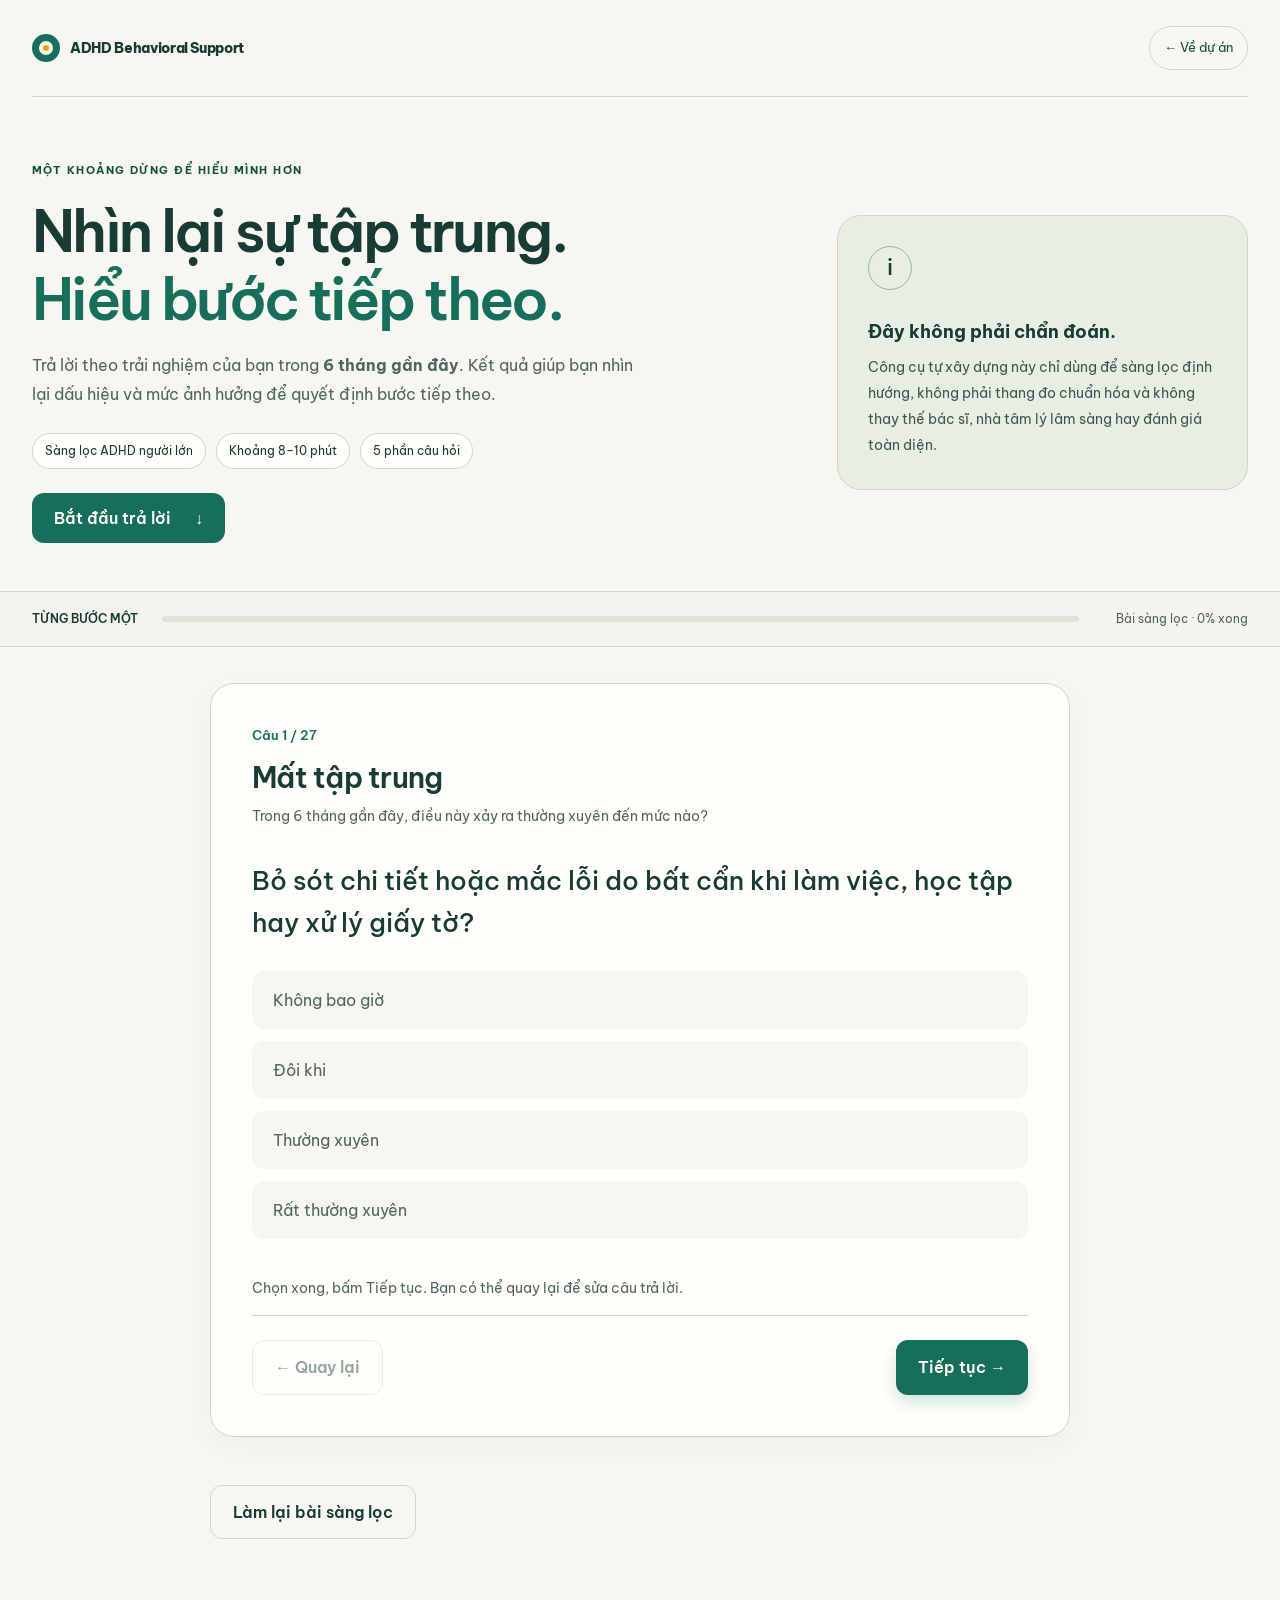
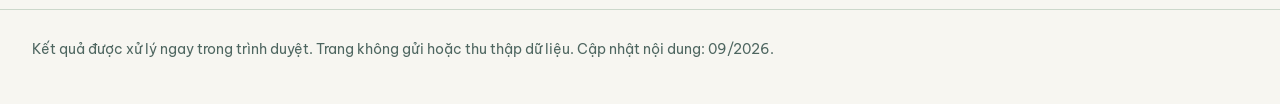
<file: projects/adhd/screening.html>
<!doctype html>
<html lang="vi" data-theme="light">
<head>
  <meta charset="utf-8">
  <meta name="viewport" content="width=device-width, initial-scale=1">
  <meta name="description" content="Công cụ sàng lọc định hướng dấu hiệu ADHD ở người lớn, chạy offline và không thay thế chẩn đoán chuyên môn.">
  <title>Sàng lọc ADHD người lớn — công cụ định hướng</title>
  <link rel="preconnect" href="https://fonts.googleapis.com">
  <link rel="preconnect" href="https://fonts.gstatic.com" crossorigin>
  <link rel="stylesheet" href="https://fonts.googleapis.com/css2?family=Be+Vietnam+Pro:wght@400;500;600;700;800&amp;display=swap">
  <link rel="icon" type="image/svg+xml" href="data:image/svg+xml,%3Csvg xmlns='http://www.w3.org/2000/svg' viewBox='0 0 64 64'%3E%3Crect width='64' height='64' rx='16' fill='%23142b3b'/%3E%3Ccircle cx='32' cy='32' r='18' fill='none' stroke='%2358d6c7' stroke-width='6'/%3E%3Ccircle cx='32' cy='32' r='5' fill='%23ffd166'/%3E%3C/svg%3E">
  <style>
    :root {color-scheme:light;--shadow:0 16px 45px rgba(20,43,59,.08)}

    * { box-sizing: border-box; }
    html { scroll-behavior: smooth; }
    body {
      margin: 0;
      background: linear-gradient(180deg, #edf6f4 0, var(--paper) 24rem);
      color: var(--ink);
      font: 16px/1.65 system-ui, -apple-system, BlinkMacSystemFont, "Segoe UI", sans-serif;
    }
    button, input { font: inherit; }
    button { cursor: pointer; }
    a { color: var(--teal-dark); }
    .shell { width: min(1120px, calc(100% - 32px)); margin: 0 auto; }

    .topbar {
      display: flex;
      align-items: center;
      justify-content: space-between;
      gap: 16px;
      padding: 22px 0 12px;
    }
    .brand { display: flex; align-items: center; gap: 10px; font-weight: 800; letter-spacing: -.02em; }
    .mark { width: 28px; height: 28px; border: 7px solid var(--teal); border-radius: 50%; position: relative; }
    .mark::after { content: ""; position: absolute; width: 6px; height: 6px; background: #e6a21a; border-radius: 50%; inset: 4px; }
    .privacy { color: var(--muted); font-size: .9rem; }

    .intro {
      display: grid;
      grid-template-columns: 1.4fr .8fr;
      gap: 28px;
      padding: 38px 0 28px;
      align-items: end;
    }
    .eyebrow { margin: 0 0 8px; color: var(--teal-dark); font-weight: 800; text-transform: uppercase; font-size: .78rem; letter-spacing: .12em; }
    h1 { font-size: clamp(2rem, 5vw, 4.15rem); line-height: 1.02; letter-spacing: -.055em; margin: 0 0 18px; max-width: 13ch; }
    .lede { font-size: 1.08rem; color: var(--muted); max-width: 66ch; margin: 0; }
    .notice { background: var(--ink); color: white; padding: 22px; border-radius: 18px; box-shadow: var(--shadow); }
    .notice strong { color: #7ce2d6; display: block; margin-bottom: 5px; }
    .notice p { margin: 0; font-size: .96rem; color: #e6eff2; }

    .progress-wrap { position: sticky; top: 0; z-index: 5; background: rgba(245,248,247,.94); backdrop-filter: blur(12px); border-bottom: 1px solid rgba(217,227,225,.8); }
    .progress-row { display: flex; align-items: center; gap: 14px; padding: 12px 0; }
    .progress-track { height: 8px; background: #dce7e4; border-radius: 999px; flex: 1; overflow: hidden; }
    .progress-bar { height: 100%; width: 0; background: linear-gradient(90deg, var(--teal), #40b8aa); transition: width .25s ease; }
    #progressText { min-width: 76px; color: var(--muted); font-size: .88rem; text-align: right; }

    main { padding: 30px 0 70px; }
    .section { background: var(--card); border: 1px solid var(--line); border-radius: 22px; padding: clamp(20px, 4vw, 38px); margin: 0 0 22px; box-shadow: var(--shadow); }
    .section-head { display: flex; justify-content: space-between; gap: 20px; align-items: start; margin-bottom: 22px; }
    .step { flex: 0 0 auto; display: grid; place-items: center; width: 40px; height: 40px; border-radius: 12px; background: var(--teal-soft); color: var(--teal-dark); font-weight: 900; }
    h2 { margin: 0; font-size: clamp(1.4rem, 3vw, 2rem); letter-spacing: -.03em; line-height: 1.2; }
    h3 { margin: 0 0 7px; font-size: 1.06rem; }
    .hint { color: var(--muted); margin: 6px 0 0; }
    .scale-legend { display: grid; grid-template-columns: repeat(4, 1fr); gap: 8px; padding: 12px; background: #f4f8f7; border-radius: 14px; margin-bottom: 6px; color: var(--muted); font-size: .82rem; text-align: center; }
    .question { border: 0; margin: 0; padding: 21px 0; border-bottom: 1px solid var(--line); min-width: 0; }
    .question:last-child { border-bottom: 0; }
    .question legend { display: block; width: 100%; padding: 0 0 13px; font-weight: 680; line-height: 1.45; }
    .q-number { color: var(--teal); margin-right: 7px; }
    .choices { display: grid; grid-template-columns: repeat(4, minmax(0, 1fr)); gap: 8px; }
    .choice input { position: absolute; opacity: 0; pointer-events: none; }
    .choice span { display: grid; place-items: center; min-height: 46px; padding: 8px 5px; border: 1px solid var(--line); border-radius: 12px; text-align: center; color: var(--muted); transition: .15s ease; }
    .choice input:checked + span { background: var(--teal); border-color: var(--teal); color: white; font-weight: 750; box-shadow: 0 5px 14px rgba(8,127,115,.2); }
    .choice input:focus-visible + span { outline: 3px solid #f0b64d; outline-offset: 2px; }
    .choice:hover span { border-color: var(--teal); }

    .context-grid, .confounders, .tips-grid, .evidence-grid { display: grid; grid-template-columns: repeat(2, minmax(0, 1fr)); gap: 12px; }
    .context-card, .check-card { position: relative; }
    .context-card input, .check-card input { position: absolute; opacity: 0; }
    .context-card span, .check-card span { display: block; min-height: 100%; padding: 15px 16px 15px 46px; border: 1px solid var(--line); border-radius: 14px; color: var(--muted); }
    .context-card span::before, .check-card span::before { content: ""; position: absolute; left: 16px; top: 18px; width: 17px; height: 17px; border: 2px solid #9dafb0; border-radius: 5px; }
    .context-card input:checked + span, .check-card input:checked + span { background: var(--teal-soft); border-color: var(--teal); color: var(--ink); }
    .context-card input:checked + span::before, .check-card input:checked + span::before { background: var(--teal); border-color: var(--teal); box-shadow: inset 0 0 0 3px var(--teal-soft); }
    .context-card input:focus-visible + span, .check-card input:focus-visible + span { outline: 3px solid #f0b64d; outline-offset: 2px; }
    .prompt { margin: 24px 0 12px; font-weight: 750; }
    .yesno { display: flex; gap: 10px; flex-wrap: wrap; }
    .yesno label input { position: absolute; opacity: 0; }
    .yesno label span { display: inline-block; padding: 10px 17px; border: 1px solid var(--line); border-radius: 999px; color: var(--muted); }
    .yesno label input:checked + span { color: white; background: var(--teal); border-color: var(--teal); }
    .yesno label input:focus-visible + span { outline: 3px solid #f0b64d; outline-offset: 2px; }

    .actions { display: flex; flex-wrap: wrap; gap: 10px; align-items: center; margin-top: 26px; }
    .btn { border: 0; border-radius: 12px; padding: 12px 18px; font-weight: 800; }
    .btn-primary { background: var(--teal); color: white; box-shadow: 0 7px 16px rgba(8,127,115,.2); }
    .btn-primary:hover { background: var(--teal-dark); }
    .btn-secondary { background: #edf3f2; color: var(--ink); }
    .btn-outline { background: transparent; color: var(--ink); border: 1px solid var(--line); }
    .error { color: var(--red); font-weight: 700; margin-top: 12px; min-height: 1.5em; }

    .result { display: none; scroll-margin-top: 70px; border: 2px solid var(--teal); }
    .result.visible { display: block; animation: rise .3s ease both; }
    @keyframes rise { from { opacity: 0; transform: translateY(8px); } }
    .result-badge { display: inline-flex; padding: 7px 12px; border-radius: 999px; background: var(--teal-soft); color: var(--teal-dark); font-size: .85rem; font-weight: 850; margin-bottom: 12px; }
    .result h2 { font-size: clamp(1.75rem, 4vw, 2.6rem); }
    .result-summary { font-size: 1.08rem; color: var(--muted); max-width: 75ch; }
    .meters { display: grid; grid-template-columns: 1fr 1fr; gap: 16px; margin: 24px 0; }
    .meter { background: #f4f8f7; padding: 17px; border-radius: 15px; }
    .meter-top { display: flex; justify-content: space-between; gap: 12px; font-weight: 750; }
    .meter-track { height: 9px; border-radius: 999px; background: #dce6e4; margin-top: 12px; overflow: hidden; }
    .meter-fill { height: 100%; background: var(--teal); border-radius: inherit; }
    .result-note { padding: 16px 18px; border-radius: 14px; background: var(--amber-soft); border-left: 5px solid #e8a629; }
    .result-list { padding-left: 20px; }
    .saved-at { color: var(--muted); font-size: .9rem; margin-left: auto; }

    .tips { margin-top: 40px; }
    .tip { padding: 18px; border: 1px solid var(--line); border-radius: 16px; background: var(--card); }
    .tip-number { display: inline-grid; place-items: center; width: 30px; height: 30px; margin-bottom: 12px; border-radius: 9px; background: var(--ink); color: white; font-weight: 800; }
    .tip p { margin: 0; color: var(--muted); }
    .med-warning { margin-top: 16px; padding: 18px; background: var(--red-soft); border: 1px solid #f1c7c2; border-radius: 15px; }
    .plan-section { scroll-margin-top: 72px; }
    .reading-width { max-width: 72ch; }
    .research-note { margin: 22px 0; padding: 18px; background: var(--teal-soft); border-left: 5px solid var(--teal); border-radius: 14px; }
    .research-note p { margin: 6px 0 0; }
    .evidence-grid { grid-template-columns: repeat(3, minmax(0, 1fr)); margin: 22px 0 30px; }
    .evidence-card { padding: 17px; border: 1px solid var(--line); border-radius: 15px; background: #f8fbfa; }
    .evidence-card strong { display: block; margin-bottom: 7px; }
    .evidence-card p { margin: 0; color: var(--muted); font-size: .94rem; }
    .routine-grid { display: grid; grid-template-columns: repeat(2, minmax(0, 1fr)); gap: 12px; margin: 22px 0; }
    .routine-block { padding: 19px; border: 1px solid var(--line); border-radius: 16px; }
    .routine-time { display: inline-block; color: var(--teal-dark); font-size: .8rem; font-weight: 850; text-transform: uppercase; letter-spacing: .08em; margin-bottom: 7px; }
    .routine-block ul, .week-body ul { margin: 8px 0 0; padding-left: 20px; }
    .routine-block li, .week-body li { margin-bottom: 6px; }
    .core-checks { display: grid; gap: 9px; margin: 18px 0; }
    .core-check { position: relative; display: block; }
    .core-check input { position: absolute; opacity: 0; }
    .core-check span { display: block; min-height: 48px; padding: 11px 14px 11px 46px; border: 1px solid var(--line); border-radius: 12px; }
    .core-check span::before { content: ""; position: absolute; left: 16px; top: 14px; width: 18px; height: 18px; border: 2px solid #91a5a4; border-radius: 5px; }
    .core-check input:checked + span { background: var(--teal-soft); border-color: var(--teal); text-decoration: line-through; text-decoration-color: #6f8884; }
    .core-check input:checked + span::before { background: var(--teal); border-color: var(--teal); box-shadow: inset 0 0 0 3px var(--teal-soft); }
    .core-check input:focus-visible + span { outline: 3px solid #f0b64d; outline-offset: 2px; }
    .minimum { padding: 17px 18px; background: var(--amber-soft); border: 1px solid #efd38d; border-radius: 15px; }
    .minimum p { margin: 5px 0 0; }
    .metrics { display: grid; grid-template-columns: repeat(5, 1fr); gap: 8px; margin-top: 18px; }
    .metric-chip { padding: 11px; background: #f4f8f7; border-radius: 11px; color: var(--muted); font-size: .87rem; text-align: center; }
    .roadmap { display: grid; gap: 10px; margin-top: 24px; }
    .roadmap details { border: 1px solid var(--line); border-radius: 15px; background: var(--card); overflow: clip; }
    .roadmap summary { display: flex; align-items: center; gap: 13px; min-height: 60px; padding: 13px 18px; cursor: pointer; list-style: none; }
    .roadmap summary::-webkit-details-marker { display: none; }
    .roadmap summary::after { content: "+"; margin-left: auto; color: var(--teal); font-size: 1.45rem; font-weight: 500; }
    .roadmap details[open] summary::after { content: "−"; }
    .roadmap summary:focus-visible { outline: 3px solid #f0b64d; outline-offset: -3px; }
    .roadmap summary h3 { margin: 0; line-height: 1.35; }
    .week-no { flex: 0 0 auto; display: grid; place-items: center; min-width: 42px; height: 34px; padding: 0 8px; border-radius: 9px; background: var(--teal-soft); color: var(--teal-dark); font-size: .8rem; font-weight: 900; }
    .week-body { padding: 0 20px 20px 75px; color: var(--muted); }
    .week-body strong { color: var(--ink); }
    .week-body p { margin: 4px 0 8px; }
    .next-step { margin-top: 18px; }
    .next-step a { display: inline-block; padding: 10px 14px; border-radius: 11px; background: var(--teal-soft); font-weight: 800; text-decoration: none; }
    .citation { font-size: .88em; white-space: nowrap; }
    .small-note { color: var(--muted); font-size: .9rem; }
    .sources { color: var(--muted); font-size: .9rem; }
    .sources li { margin-bottom: 8px; }
    footer { padding: 28px 0 42px; border-top: 1px solid var(--line); color: var(--muted); font-size: .9rem; }

    @media (max-width: 760px) {
      .intro { grid-template-columns: 1fr; padding-top: 25px; }
      .privacy { display: none; }
      .choices { grid-template-columns: repeat(2, 1fr); }
      .scale-legend { display: none; }
      .context-grid, .confounders, .tips-grid, .meters, .evidence-grid, .routine-grid { grid-template-columns: 1fr; }
      .metrics { grid-template-columns: repeat(2, 1fr); }
      .week-body { padding-left: 20px; }
      .section { border-radius: 17px; }
      .saved-at { width: 100%; margin-left: 0; }
    }
    @media print {
      body { background: white; }
      .topbar, .progress-wrap, form, .self-management, footer, #printBtn, #saveBtn { display: none !important; }
      .intro { display: block; padding: 0 0 20px; }
      .notice { color: black; background: #f1f1f1; box-shadow: none; }
      .notice strong, .notice p { color: black; }
      .result.visible { display: block !important; border: 1px solid #999; box-shadow: none; }
      .shell { width: 100%; }
    }
    @media (prefers-reduced-motion: reduce) { html { scroll-behavior: auto; } * { animation: none !important; transition: none !important; } }
    /* Portfolio-aligned screening presentation. Questionnaire logic stays unchanged. */
    :root{--shadow:0 8px 28px rgba(24,59,54,.035)}
    body{background:var(--paper);font-family:"Be Vietnam Pro","Segoe UI",sans-serif}
    html{scroll-padding-top:94px}
    :focus-visible{outline:3px solid #b16a21;outline-offset:4px}
    .skip-link{position:absolute;top:-80px;left:16px;z-index:20;background:var(--ink);color:white;padding:14px}
    .skip-link:focus{top:12px}
    .shell{width:min(1240px,calc(100% - 64px))}
    .topbar{padding:26px 0;border-bottom:1px solid var(--line)}
    .brand{font-size:.86rem;letter-spacing:-.025em;text-decoration:none;color:var(--ink)}
    .return-link{font-size:.82rem;text-decoration:none;padding:10px 14px;border:1px solid var(--line);border-radius:30px;min-height:44px;display:inline-flex;align-items:center}
    .return-link:hover{background:var(--teal-soft)}
    .intro{grid-template-columns:1.35fr .75fr;gap:64px;padding:64px 0 48px;align-items:center}
    .eyebrow{font-size:.7rem;letter-spacing:.13em;font-weight:700;margin-bottom:18px}
    h1{font-size:clamp(2.4rem,4.5vw,4.2rem);line-height:1.18;letter-spacing:-.045em;max-width:17ch;font-weight:600}
    h1 em{font-style:normal;color:var(--teal)}
    .lede{font-size:1rem;line-height:1.8;max-width:55ch}
    .intro-facts{display:flex;gap:10px;flex-wrap:wrap;margin:24px 0}
    .intro-facts span{font-size:.76rem;padding:7px 12px;border:1px solid var(--line);border-radius:30px;background:var(--card)}
    .start-link{display:inline-flex;align-items:center;gap:24px;min-height:50px;background:var(--teal);color:white;text-decoration:none;padding:12px 22px;border-radius:12px;font-weight:600}
    .start-link:hover{background:var(--teal-dark)}
    .notice{background:#e7eee3;color:var(--ink);border:1px solid #ccd8c8;padding:30px;border-radius:24px;box-shadow:none;position:relative}
    .notice::before{content:"i";display:grid;place-items:center;width:42px;height:42px;border:1px solid #9fb69e;border-radius:50%;font-size:1.35rem;font-weight:500;margin-bottom:28px}
    .notice strong{color:var(--ink);font-size:1.15rem;line-height:1.5;margin-bottom:10px}
    .notice p{color:#41564b;font-size:.9rem;line-height:1.8}
    .progress-wrap{background:rgba(245,243,237,.97);border-block:1px solid var(--line)}
    .progress-row{padding:17px 0;gap:24px}
    .progress-label{font-size:.76rem;font-weight:600;white-space:nowrap}
    .progress-track{height:6px;background:#dce3d8}
    .progress-bar{background:var(--teal)}
    #progressText{font-size:.76rem;min-width:145px}
    main.shell{display:grid;grid-template-columns:220px minmax(0,1fr);gap:0 40px;padding-top:36px}
    main.shell>form,main.shell>.section,main.shell>.self-management{grid-column:2;min-width:0}
    .form-nav{grid-column:1;grid-row:1 / span 4;align-self:start;position:sticky;top:94px;padding:10px 0}
    .form-nav h2{font-size:.72rem;letter-spacing:.11em;text-transform:uppercase;color:var(--muted);margin-bottom:20px}
    .form-nav a{display:flex;gap:12px;align-items:center;text-decoration:none;min-height:52px;border-radius:12px;padding:10px;margin-bottom:5px;font-size:.82rem;color:var(--ink)}
    .form-nav a:hover,.form-nav a:focus-visible{background:var(--teal-soft)}
    .form-nav a span{color:var(--teal);font-size:.72rem;font-weight:700}
    .nav-note{border-top:1px solid var(--line);padding-top:20px;margin:24px 10px 0;color:var(--muted);font-size:.8rem;line-height:1.8}
    .section{padding:clamp(22px,3.2vw,42px);border-radius:24px;margin-bottom:28px;scroll-margin-top:94px}
    .section-head{padding-bottom:24px;border-bottom:1px solid var(--line);margin-bottom:8px;gap:12px}
    h2{font-size:clamp(1.3rem,2.3vw,1.8rem);line-height:1.35;font-weight:600;letter-spacing:-.025em}
    .hint{font-size:.88rem;line-height:1.75;max-width:56ch}
    .step{width:44px;height:44px;border-radius:50%;font-size:.83rem;font-weight:700}
    .scale-legend{display:none}
    .question{padding:27px 0 29px;margin-top:18px}
    .question legend{font-weight:500;font-size:1rem;line-height:1.8;padding:0;float:left;margin-bottom:18px}
    .question legend+.choices{clear:both}
    .q-number{font-size:.8rem;display:inline-block;min-width:27px;font-weight:700}
    .choice{position:relative;cursor:pointer}
    .choice span{min-height:58px;background:var(--paper);border-color:transparent;border-radius:12px;font-size:.82rem;padding:12px 8px;line-height:1.5}
    .choice input:checked+span{background:var(--teal);border-color:var(--teal);font-weight:600;box-shadow:0 0 0 2px var(--card),0 0 0 3px var(--teal)}
    .context-card,.check-card,.yesno label,.core-check{cursor:pointer}
    .context-card span,.check-card span{background:var(--paper);line-height:1.65;font-size:.9rem}
    .prompt{font-weight:600;line-height:1.7}
    .btn{min-height:50px;font-weight:600;padding:13px 22px}
    .result{border:2px solid var(--teal)}
    .meters .meter{background:var(--teal-soft)}
    .result-summary{line-height:1.8}
    .evidence-grid{grid-template-columns:1fr}
    .evidence-card{background:var(--paper)}
    .sources{box-shadow:none;background:transparent}
    .sources a{overflow-wrap:anywhere}
    @media(max-width:980px){.shell{width:calc(100% - 40px)}.intro{gap:28px}main.shell{grid-template-columns:1fr}.form-nav{position:static;grid-column:1;grid-row:auto;margin-bottom:24px}.form-nav h2,.nav-note{display:none}.form-nav nav{display:flex;flex-wrap:wrap;gap:6px}.form-nav a{margin:0;background:var(--card);border:1px solid var(--line);min-height:44px}.form-nav a span{display:none}main.shell>form,main.shell>.section,main.shell>.self-management{grid-column:1}}
    @media(max-width:760px){.shell{width:calc(100% - 28px)}.topbar{gap:12px;padding:18px 0}.brand{font-size:.72rem;max-width:190px}.mark{flex-shrink:0}.return-link{font-size:.74rem;white-space:nowrap;padding:8px 10px}.intro{grid-template-columns:1fr;padding:36px 0 28px;gap:24px}h1{font-size:clamp(2.1rem,8vw,3.1rem)}.notice{padding:22px}.notice::before{display:none}.progress-label{display:none}.progress-row{gap:14px}#progressText{min-width:136px}.section{border-radius:18px;padding:22px 18px}.question legend{font-size:.94rem}.choice span{min-height:56px}.actions{align-items:stretch}.actions .btn{width:100%}.form-nav a{font-size:.73rem;padding:8px 10px}.intro-facts{gap:6px}.intro-facts span{font-size:.71rem}.routine-grid{grid-template-columns:1fr}}
    @media print{main.shell{display:block}.form-nav,.start-link,.intro-facts,.skip-link{display:none!important}.section{box-shadow:none}.notice::before{display:none}}
    [hidden]{display:none!important}
    main.shell.wizard-layout{display:block;max-width:860px}
    .wizard-layout .form-nav{display:none}
    .wizard-layout:not(.has-result) .self-management,.wizard-layout:not(.has-result) .sources{display:none}
    .wizard-step-label{color:var(--teal);font-size:.8rem;font-weight:600;margin:0 0 12px}
    .wizard-help{color:var(--muted);font-size:.86rem;margin:8px 0 24px}
    .wizard-layout .error:empty{display:none}
    #questionStage .question{margin:0;border:0;padding:8px 0 24px}
    #questionStage legend{font-size:clamp(1.2rem,3vw,1.65rem);line-height:1.6;font-weight:500;margin-bottom:26px}
    #questionStage .q-number{display:none}
    #questionStage .choices{grid-template-columns:1fr;gap:12px}
    #questionStage .choice span{text-align:left;justify-items:start;padding:16px 20px;font-size:1rem}
    #questionStage .yesno{clear:both;display:grid;gap:12px}
    #questionStage .yesno label span{display:block;border-radius:12px;min-height:54px}
    #questionStage .context-grid,#questionStage .confounders{clear:both}
    .wizard-controls{display:flex;justify-content:space-between;gap:12px;border-top:1px solid var(--line);padding-top:24px}
    .wizard-controls .btn{min-width:120px}
    .wizard-controls .btn:disabled{opacity:.45;cursor:default}
    .wizard-reset{margin-top:20px;box-shadow:none}
    @media(max-width:520px){.wizard-controls .btn{min-width:0;flex:1;padding:12px}.wizard-controls{gap:8px}}
    body[data-screen="result"] .intro,body[data-screen="result"] .progress-wrap,body[data-screen="result"] #screeningForm{display:none}
    body[data-screen="result"] main.shell{max-width:1240px}
    .result-grid{display:grid;grid-template-columns:minmax(0,1.55fr) minmax(280px,1fr);gap:28px;align-items:start;margin-top:26px}
    .result-indicators{min-width:0}
    .radar-panel{margin:0;background:var(--teal-soft);padding:20px 14px;border-radius:18px}
    .indicator-table{width:100%;border-collapse:collapse;margin-bottom:24px;font-size:.84rem;table-layout:fixed}
    .indicator-table caption{text-align:left;font-size:1rem;font-weight:700;margin-bottom:12px}
    .indicator-table th,.indicator-table td{text-align:left;padding:12px 8px;border-bottom:1px solid var(--line);vertical-align:top;overflow-wrap:anywhere}
    .indicator-table thead th{background:var(--teal-soft);font-size:.75rem}
    .indicator-table th:first-child{width:38%}
    .indicator-table tbody th{font-weight:500}
    .indicator-table td:nth-child(2),.indicator-table td:nth-child(3){font-variant-numeric:tabular-nums;font-weight:600}
    #impactRadar{display:block;width:100%;max-width:480px;margin:auto;overflow:visible}
    .chart-key{font-size:.76rem;color:var(--muted);line-height:1.8}
    .next-action{background:var(--teal-soft);padding:20px;border-radius:16px;margin:24px 0}
    .next-action p{margin:8px 0 0}
    .result-extra{margin-top:22px;border-top:1px solid var(--line);padding-top:16px}
    @media(max-width:850px){.result-grid{grid-template-columns:1fr}.radar-panel{max-width:480px;width:100%;justify-self:center}.indicator-table th,.indicator-table td{padding:10px 5px}}
    @media print{.result .actions,#saveBtn,#savedAt{display:none!important}.result{font-size:10pt;padding:12px}.result-grid{grid-template-columns:minmax(0,1.55fr) minmax(0,1fr);gap:12px}.indicator-table{font-size:9pt}.indicator-table th,.indicator-table td{padding:6px}.result-extra{break-inside:avoid}#impactRadar{max-width:300px}.intro{display:none!important}}
  </style>
  <link rel="stylesheet" href="assets/design-tokens.css">
</head>
<body>
  <a class="skip-link" href="#screeningForm">Đi tới câu hỏi</a>
  <header class="shell">
    <div class="topbar">
      <a class="brand" href="./"><span class="mark" aria-hidden="true"></span> ADHD Behavioral Support</a>
      <a class="return-link" href="./">← Về dự án</a>
    </div>
    <div class="intro">
      <div>
        <p class="eyebrow">Một khoảng dừng để hiểu mình hơn</p>
        <h1>Nhìn lại sự tập trung.<br><em>Hiểu bước tiếp theo.</em></h1>
        <p class="lede">Trả lời theo trải nghiệm của bạn trong <strong>6 tháng gần đây</strong>. Kết quả giúp bạn nhìn lại dấu hiệu và mức ảnh hưởng để quyết định bước tiếp theo.</p>
        <div class="intro-facts"><span>Sàng lọc ADHD người lớn</span><span>Khoảng 8–10 phút</span><span>5 phần câu hỏi</span></div>
        <a class="start-link" href="#screeningForm">Bắt đầu trả lời <span aria-hidden="true">↓</span></a>
      </div>
      <aside class="notice" aria-label="Lưu ý quan trọng">
        <strong>Đây không phải chẩn đoán.</strong>
        <p>Công cụ tự xây dựng này chỉ dùng để sàng lọc định hướng, không phải thang đo chuẩn hóa và không thay thế bác sĩ, nhà tâm lý lâm sàng hay đánh giá toàn diện.</p>
      </aside>
    </div>
  </header>

  <div class="progress-wrap">
    <div class="shell progress-row" aria-label="Tiến độ trả lời">
      <span class="progress-label">TỪNG BƯỚC MỘT</span>
      <div class="progress-track"><div class="progress-bar" id="progressBar" role="progressbar" aria-label="Tiến độ bài sàng lọc" aria-valuemin="0" aria-valuemax="100" aria-valuenow="0"></div></div>
      <span id="progressText">Bài sàng lọc · 0% xong</span>
    </div>
  </div>

  <main class="shell">
    <aside class="form-nav" aria-label="Các phần của bài sàng lọc">
      <h2>Nội dung bài làm</h2>
      <nav>
        <a href="#attentionTitle"><span>01</span>Mất tập trung</a>
        <a href="#impulseTitle"><span>02</span>Tăng động &amp; bốc đồng</a>
        <a href="#functionTitle"><span>03</span>Ảnh hưởng cuộc sống</a>
        <a href="#contextTitle"><span>04</span>Thời điểm &amp; bối cảnh</a>
        <a href="#confoundTitle"><span>05</span>Yếu tố khác</a>
      </nav>
      <p class="nav-note">Trả lời theo trải nghiệm thực tế. Bạn có thể quay lại đổi lựa chọn trước khi xem kết quả.</p>
      <p class="nav-note">Câu trả lời được xử lý trên thiết bị. Font được tải từ Google Fonts; khi mất mạng, trang dùng font hệ thống.</p>
    </aside>
    <form id="screeningForm" novalidate>
      <section class="section" aria-labelledby="attentionTitle">
        <div class="section-head"><div><h2 id="attentionTitle">Mất tập trung</h2><p class="hint">Trong 6 tháng gần đây, điều này xảy ra thường xuyên đến mức nào?</p></div><span class="step">01</span></div>
        <div class="scale-legend" aria-hidden="true"><span>Không bao giờ</span><span>Đôi khi</span><span>Thường xuyên</span><span>Rất thường xuyên</span></div>
        <div id="attentionQuestions"></div>
      </section>

      <section class="section" aria-labelledby="impulseTitle">
        <div class="section-head"><div><h2 id="impulseTitle">Tăng động &amp; bốc đồng</h2><p class="hint">Ở người lớn, tăng động có thể biểu hiện thành bồn chồn bên trong hơn là chạy nhảy.</p></div><span class="step">02</span></div>
        <div class="scale-legend" aria-hidden="true"><span>Không bao giờ</span><span>Đôi khi</span><span>Thường xuyên</span><span>Rất thường xuyên</span></div>
        <div id="impulseQuestions"></div>
      </section>

      <section class="section" aria-labelledby="functionTitle">
        <div class="section-head"><div><h2 id="functionTitle">Ảnh hưởng đến cuộc sống</h2><p class="hint">Đánh giá mức các khó khăn trên làm giảm chất lượng hoặc hiệu quả hoạt động của bạn.</p></div><span class="step">03</span></div>
        <div class="scale-legend" aria-hidden="true"><span>Không ảnh hưởng</span><span>Nhẹ</span><span>Vừa</span><span>Nặng</span></div>
        <div id="functionQuestions"></div>
      </section>

      <section class="section" aria-labelledby="contextTitle">
        <div class="section-head"><div><h2 id="contextTitle">Thời điểm &amp; bối cảnh</h2><p class="hint">Hai yếu tố này rất quan trọng khi chuyên gia đánh giá ADHD.</p></div><span class="step">04</span></div>
        <p class="prompt">Bạn có nhớ một số dấu hiệu tương tự đã xuất hiện trước 12 tuổi không?</p>
        <div class="yesno" role="radiogroup" aria-label="Dấu hiệu trước 12 tuổi">
          <label><input type="radio" name="childhood" value="yes" required><span>Có / khá chắc</span></label>
          <label><input type="radio" name="childhood" value="unsure"><span>Không chắc</span></label>
          <label><input type="radio" name="childhood" value="no"><span>Không</span></label>
        </div>
        <p class="prompt">Các dấu hiệu xuất hiện rõ ở những bối cảnh nào? Chọn tất cả phù hợp.</p>
        <div class="context-grid" id="contextGrid">
          <label class="context-card"><input type="checkbox" name="context" value="Công việc / học tập"><span><strong>Công việc / học tập</strong><br>Deadline, cuộc họp, học hoặc làm việc sâu</span></label>
          <label class="context-card"><input type="checkbox" name="context" value="Ở nhà"><span><strong>Ở nhà</strong><br>Việc nhà, hóa đơn, đồ đạc, lịch cá nhân</span></label>
          <label class="context-card"><input type="checkbox" name="context" value="Quan hệ xã hội"><span><strong>Quan hệ xã hội</strong><br>Trò chuyện, hẹn gặp, giữ cam kết</span></label>
          <label class="context-card"><input type="checkbox" name="context" value="Hoạt động khác"><span><strong>Hoạt động khác</strong><br>Lái xe, sở thích, sinh hoạt cộng đồng</span></label>
        </div>
      </section>

      <section class="section" aria-labelledby="confoundTitle">
        <div class="section-head"><div><h2 id="confoundTitle">Điều gì khác có thể ảnh hưởng?</h2><p class="hint">Những yếu tố này có thể tạo ra hoặc làm nặng các triệu chứng giống ADHD. Chọn những điều đáng kể trong 6 tháng gần đây.</p></div><span class="step">05</span></div>
        <div class="confounders" id="confounders">
          <label class="check-card"><input type="checkbox" name="confounder" value="Thiếu ngủ hoặc lịch ngủ thất thường"><span>Thiếu ngủ hoặc lịch ngủ thất thường</span></label>
          <label class="check-card"><input type="checkbox" name="confounder" value="Lo âu kéo dài"><span>Lo âu kéo dài</span></label>
          <label class="check-card"><input type="checkbox" name="confounder" value="Buồn chán, mất hứng thú hoặc trầm cảm"><span>Buồn chán, mất hứng thú hoặc trầm cảm</span></label>
          <label class="check-card"><input type="checkbox" name="confounder" value="Stress hoặc biến cố lớn"><span>Stress hoặc biến cố lớn</span></label>
          <label class="check-card"><input type="checkbox" name="confounder" value="Dùng nhiều caffeine, nicotine hoặc chất kích thích"><span>Dùng nhiều caffeine, nicotine hoặc chất kích thích</span></label>
          <label class="check-card"><input type="checkbox" name="confounder" value="Thuốc hoặc thay đổi thuốc gần đây"><span>Thuốc hoặc thay đổi thuốc gần đây</span></label>
          <label class="check-card"><input type="checkbox" name="confounder" value="Rượu hoặc chất khác"><span>Rượu hoặc chất khác</span></label>
          <label class="check-card"><input type="checkbox" name="confounder" value="Vấn đề sức khỏe thể chất"><span>Vấn đề sức khỏe thể chất</span></label>
        </div>

        <div class="actions">
          <button class="btn btn-primary" type="submit">Xem kết quả định hướng →</button>
          <button class="btn btn-outline" type="button" id="resetBtn">Làm lại bài sàng lọc</button>
        </div>
        <div class="error" id="formError" role="alert"></div>
      </section>
    </form>

    <section class="section result" id="result" aria-labelledby="resultTitle">
      <span class="result-badge">Nhận định sàng lọc sơ bộ</span>
      <h2 id="resultTitle" tabindex="-1"></h2>
      <p class="result-summary" id="resultSummary"></p>
      <div class="result-grid">
        <div class="result-indicators">
          <table class="indicator-table"><caption>Bảng chỉ số tổng hợp</caption>
            <thead><tr><th scope="col">Chỉ số</th><th scope="col">Điểm</th><th scope="col">% thang điểm</th><th scope="col">Diễn giải</th></tr></thead>
            <tbody id="summaryIndicators"></tbody>
          </table>
          <table class="indicator-table"><caption>Ảnh hưởng trong 6 lĩnh vực</caption>
            <thead><tr><th scope="col">Lĩnh vực</th><th scope="col">Điểm</th><th scope="col">% thang điểm</th><th scope="col">Mức ảnh hưởng</th></tr></thead>
            <tbody id="impactValues"></tbody>
          </table>
          <p class="chart-key">% = điểm đã chọn / điểm tối đa × 100, làm tròn. Không phải xác suất mắc ADHD.</p>
        </div>
      <aside class="radar-panel" aria-label="Biểu đồ tổng quan">
        <h3>Góc nhìn tổng quan</h3>
        <p class="small-note">Càng xa tâm, mức ảnh hưởng bạn tự báo cáo càng cao. Đây không phải % mắc ADHD.</p>
        <svg id="impactRadar" viewBox="0 0 480 390" role="img" aria-labelledby="radarTitle radarDesc"></svg>
        <p class="chart-key">Không ảnh hưởng: 0% · Nhẹ: 33% · Vừa: 67% · Nặng: 100%</p>
      </aside>
      </div>
      <div class="next-action"><h3>Một bước tiếp theo</h3><p id="nextAction"></p></div>
      <p class="small-note">Bộ câu hỏi tự xây dựng, chưa chuẩn hóa. Kết quả không xác nhận hoặc loại trừ ADHD.</p>
      <div class="actions">
        <button class="btn btn-primary" type="button" id="printBtn">In / lưu bản tổng kết PDF</button>
        <button class="btn btn-outline" type="button" id="editAnswers">Sửa câu trả lời</button>
      </div>
      <div class="result-extra"><h3>Bối cảnh cần lưu ý</h3>
        <ul class="result-list" id="resultDetails"></ul>
        <button class="btn btn-outline" type="button" id="saveBtn">Lưu kết quả trên thiết bị</button>
        <span class="saved-at" id="savedAt" role="status"></span>
      </div>
    </section>
  </main>

  <footer><div class="shell">Kết quả được xử lý ngay trong trình duyệt. Trang không gửi hoặc thu thập dữ liệu. Cập nhật nội dung: 09/2026.</div></footer>

  <script>
    const attentionItems = [
      "Bỏ sót chi tiết hoặc mắc lỗi do bất cẩn khi làm việc, học tập hay xử lý giấy tờ?",
      "Khó duy trì chú ý trong cuộc họp, khi đọc, trò chuyện hoặc làm việc kéo dài?",
      "Có vẻ không lắng nghe dù người khác đang nói trực tiếp với bạn?",
      "Bắt đầu nhưng khó làm theo đến cùng hoặc thường bỏ dở công việc?",
      "Khó sắp xếp thứ tự, thời gian, vật dụng hoặc deadline?",
      "Né tránh hoặc trì hoãn việc cần tập trung trí óc lâu?",
      "Hay làm mất hoặc mất thời gian tìm chìa khóa, điện thoại, tài liệu hay vật dụng cần thiết?",
      "Dễ bị âm thanh, thông báo, suy nghĩ khác hoặc hoạt động xung quanh kéo chú ý đi?",
      "Hay quên lịch hẹn, hóa đơn, việc nhà hoặc việc đã hứa?"
    ];
    const impulseItems = [
      "Bồn chồn, rung chân, gõ tay hoặc khó giữ cơ thể yên?",
      "Khó ngồi yên khi hoàn cảnh mong đợi bạn ngồi lâu?",
      "Cảm thấy bứt rứt bên trong hoặc luôn cần phải làm gì đó?",
      "Khó thư giãn hoặc thực hiện hoạt động giải trí một cách yên tĩnh?",
      "Thường hoạt động liên tục như thể khó 'tắt máy' hoặc chậm lại?",
      "Nói nhiều hơn dự định hoặc khó dừng khi đang nói?",
      "Trả lời, nói chen hoặc hành động trước khi người khác kết thúc?",
      "Khó chờ đến lượt, xếp hàng hoặc chịu được trì hoãn?",
      "Ngắt lời, xen vào việc của người khác hoặc quyết định bốc đồng gây hậu quả?"
    ];
    const functionItems = [
      "Công việc hoặc học tập (hiệu suất, deadline, sai sót)",
      "Quản lý nhà cửa, tiền bạc và việc hành chính",
      "Quan hệ với gia đình, bạn bè hoặc đồng nghiệp",
      "Chăm sóc bản thân, sức khỏe và thói quen hằng ngày",
      "Lái xe, an toàn hoặc kiểm soát hành vi bốc đồng",
      "Cảm nhận về bản thân, căng thẳng và kiệt sức do phải bù trừ"
    ];
    const symptomLabels = ["Không bao giờ", "Đôi khi", "Thường xuyên", "Rất thường xuyên"];
    const functionLabels = ["Không ảnh hưởng", "Nhẹ", "Vừa", "Nặng"];
    const form = document.getElementById("screeningForm");

    function renderQuestions(targetId, items, prefix, labels) {
      document.getElementById(targetId).innerHTML = items.map((item, i) => `
        <fieldset class="question">
          <legend><span class="q-number">${String(i + 1).padStart(2, "0")}</span>${item}</legend>
          <div class="choices">${labels.map((label, score) => `
            <label class="choice"><input type="radio" name="${prefix}${i}" value="${score}" required><span>${label}</span></label>
          `).join("")}</div>
        </fieldset>`).join("");
    }

    renderQuestions("attentionQuestions", attentionItems, "a", symptomLabels);
    renderQuestions("impulseQuestions", impulseItems, "h", symptomLabels);
    renderQuestions("functionQuestions", functionItems, "f", functionLabels);

    const requiredGroups = [...attentionItems.map((_, i) => `a${i}`), ...impulseItems.map((_, i) => `h${i}`), ...functionItems.map((_, i) => `f${i}`), "childhood"];

    // Move existing inputs into a single-question flow; preserve names and values for scoring.
    const originalSections = [...form.children];
    const steps = [];
    const addSteps = (containerId, title, hint) => {
      document.querySelectorAll(`#${containerId} .question`).forEach(node => {
        steps.push({ node, title, hint, name: node.querySelector('input').name });
      });
    };
    addSteps('attentionQuestions', 'Mất tập trung', 'Trong 6 tháng gần đây, điều này xảy ra thường xuyên đến mức nào?');
    addSteps('impulseQuestions', 'Tăng động & bốc đồng', 'Trong 6 tháng gần đây, điều này xảy ra thường xuyên đến mức nào?');
    addSteps('functionQuestions', 'Ảnh hưởng đến cuộc sống', 'Các khó khăn trên ảnh hưởng đến phần này của cuộc sống ở mức nào?');
    const wrapQuestion = (inputContainer, title, name, hint, optional = false) => {
      const node = document.createElement('fieldset');
      node.className = 'question';
      const legend = document.createElement('legend');
      legend.textContent = title;
      node.append(legend, inputContainer);
      steps.push({ node, title: 'Thời điểm & bối cảnh', name, hint, optional });
    };
    const childhood = form.querySelector('.yesno');
    wrapQuestion(childhood, childhood.previousElementSibling.textContent, 'childhood', 'Chọn câu trả lời phù hợp nhất. Không chắc cũng là một câu trả lời.');
    const contexts = document.getElementById('contextGrid');
    wrapQuestion(contexts, contexts.previousElementSibling.textContent, 'context', 'Có thể chọn nhiều bối cảnh. Chọn ít nhất một để tiếp tục.');
    wrapQuestion(document.getElementById('confounders'), document.getElementById('confoundTitle').textContent, 'confounder', 'Chọn những yếu tố đáng kể trong 6 tháng gần đây. Có thể bỏ qua nếu không có mục phù hợp.', true);
    steps[steps.length - 1].title = 'Yếu tố khác';
    const wizard = document.createElement('section');
    wizard.className = 'section';
    wizard.setAttribute('aria-label', 'Trả lời từng câu hỏi');
    wizard.innerHTML = `<p class="wizard-step-label" id="stepLabel" aria-live="polite"></p>
      <h2 id="stepTitle"></h2><p class="wizard-help" id="stepHelp"></p>
      <div id="questionStage"></div><p class="small-note">Chọn xong, bấm Tiếp tục. Bạn có thể quay lại để sửa câu trả lời.</p><div id="wizardError" class="error" role="alert"></div>
      <div class="wizard-controls"><button class="btn btn-outline" type="button" id="previousQuestion">← Quay lại</button>
      <button class="btn btn-primary" type="submit" id="nextQuestion">Tiếp tục →</button></div>`;
    form.prepend(wizard);
    const stage = document.getElementById('questionStage');
    steps.forEach(step => {
      step.node.hidden = true;
      step.node.querySelector('legend').tabIndex = -1;
      stage.append(step.node);
    });
    wizard.append(document.getElementById('formError'));
    const resetButton = document.getElementById('resetBtn');
    resetButton.classList.add('wizard-reset');
    form.append(resetButton);
    originalSections.forEach(section => section.hidden = true);
    const main = form.closest('main');
    main.classList.add('wizard-layout');
    let currentStep = 0;
    function showStep(index, focus = true) {
      currentStep = index;
      steps.forEach((step, i) => step.node.hidden = i !== index);
      document.getElementById('stepLabel').textContent = `Câu ${index + 1} / ${steps.length}`;
      document.getElementById('stepTitle').textContent = steps[index].title;
      document.getElementById('stepHelp').textContent = steps[index].hint;
      document.getElementById('previousQuestion').disabled = index === 0;
      document.getElementById('nextQuestion').textContent = index === steps.length - 1 ? 'Xem kết quả →' : 'Tiếp tục →';
      document.getElementById('wizardError').textContent = '';
      if (focus) steps[index].node.querySelector('legend').focus();
    }
    document.getElementById('previousQuestion').addEventListener('click', () => {
      if (currentStep > 0) showStep(currentStep - 1);
    });
    form.addEventListener('change', () => {
      document.getElementById('wizardError').textContent = '';
      document.getElementById('result').classList.remove('visible');
      main.classList.remove('has-result');
    });
    showStep(0, false);

    function updateProgress() {
      const answered = requiredGroups.filter(name => form.querySelector(`input[name="${name}"]:checked`)).length;
      const contextsDone = form.querySelectorAll('input[name="context"]:checked').length > 0 ? 1 : 0;
      const total = requiredGroups.length + 1;
      const percent = Math.round(((answered + contextsDone) / total) * 100);
      document.getElementById("progressBar").style.width = `${percent}%`;
      document.getElementById("progressBar").setAttribute("aria-valuenow", String(percent));
      document.getElementById("progressText").textContent = `Bài sàng lọc · ${percent}% xong`;
    }

    form.addEventListener("change", updateProgress);

    function sumGroup(prefix, count) {
      return Array.from({ length: count }, (_, i) => Number(form.querySelector(`input[name="${prefix}${i}"]:checked`).value)).reduce((a, b) => a + b, 0);
    }

    function countFrequent(prefix, count) {
      return Array.from({ length: count }, (_, i) => Number(form.querySelector(`input[name="${prefix}${i}"]:checked`).value) >= 2).filter(Boolean).length;
    }

    function level(value, medium, high, words) {
      return value >= high ? words[2] : value >= medium ? words[1] : words[0];
    }

    const impactLabels = ['Công việc / học tập', 'Nhà cửa / tài chính', 'Quan hệ', 'Chăm sóc bản thân', 'An toàn / bốc đồng', 'Căng thẳng / kiệt sức'];
    function impactPercent(score) { return Math.round(score / 3 * 100); }
    function radarPoint(index, ratio) {
      const angle = -Math.PI / 2 + index * Math.PI / 3;
      return [240 + Math.cos(angle) * 130 * ratio, 190 + Math.sin(angle) * 130 * ratio];
    }
    function renderRadar(scores) {
      const percentages = scores.map(impactPercent);
      const ring = ratio => scores.map((_, i) => radarPoint(i, ratio).join(',')).join(' ');
      let svg = '<title id="radarTitle">Mức ảnh hưởng tự báo cáo trong sáu lĩnh vực</title><desc id="radarDesc">Từ 0% không ảnh hưởng đến 100% nặng. Không phải xác suất ADHD. Giá trị cụ thể được liệt kê bên dưới.</desc>';
      [1/3, 2/3, 1].forEach(ratio => {
        svg += `<polygon points="${ring(ratio)}" fill="none" stroke="#bbcbbf" stroke-width="1"/>`;
      });
      scores.forEach((score, i) => {
        const [x,y] = radarPoint(i, 1);
        svg += `<path d="M240 190 L${x} ${y}" stroke="#bbcbbf"/>`;
        const [lx,ly] = radarPoint(i, 1.32);
        svg += `<text x="${lx}" y="${ly}" text-anchor="middle" dominant-baseline="middle" fill="#183b36" font-size="15" font-weight="600">${i+1} · ${percentages[i]}%</text>`;
      });
      svg += `<polygon points="${scores.map((score,i) => radarPoint(i, score / 3).join(',')).join(' ')}" fill="#176e5b" fill-opacity=".17" stroke="#176e5b" stroke-width="2.5"/>`;
      scores.forEach((score,i) => {
        const [x,y] = radarPoint(i, score / 3);
        svg += `<circle cx="${x}" cy="${y}" r="4" fill="#176e5b"/>`;
      });
      svg += '<text x="249" y="187" fill="#5c706b" font-size="11">0</text>';
      document.getElementById('impactRadar').innerHTML = svg;
      document.getElementById('impactValues').innerHTML = impactLabels.map((label,i) => `<tr><th scope="row">${i+1}. ${label}</th><td>${scores[i]}/3</td><td>${percentages[i]}%</td><td>${functionLabels[scores[i]]}</td></tr>`).join('');
      return percentages;
    }
    function showResultScreen() {
      document.body.dataset.screen = 'result';
      document.getElementById('result').classList.add('visible');
      document.getElementById('resultTitle').focus();
      window.scrollTo({top:0, behavior:'instant'});
    }
    document.getElementById('editAnswers').addEventListener('click', () => {
      document.body.dataset.screen = 'questions';
      document.getElementById('result').classList.remove('visible');
      showStep(0);
    });

    form.addEventListener("submit", event => {
      event.preventDefault();
      const step = steps[currentStep];
      if (!step.optional && !step.node.querySelector('input:checked')) {
        document.getElementById('wizardError').textContent = 'Chọn một câu trả lời để tiếp tục.';
        step.node.querySelector('input').focus();
        return;
      }
      if (currentStep < steps.length - 1) {
        showStep(currentStep + 1);
        return;
      }
      const missing = requiredGroups.filter(name => !form.querySelector(`input[name="${name}"]:checked`));
      const contexts = [...form.querySelectorAll('input[name="context"]:checked')].map(input => input.value);
      const error = document.getElementById("formError");
      if (missing.length || contexts.length === 0) {
        error.textContent = `Vui lòng trả lời đủ câu hỏi và chọn ít nhất 1 bối cảnh. Còn thiếu ${missing.length + (contexts.length === 0 ? 1 : 0)} mục.`;
        const firstMissing = missing.length ? form.querySelector(`input[name="${missing[0]}"]`) : form.querySelector('input[name="context"]');
        const missingStep = steps.findIndex(item => item.node.contains(firstMissing));
        if (missingStep >= 0) showStep(missingStep);
        firstMissing?.focus();
        firstMissing?.closest(".section")?.scrollIntoView({ behavior: "smooth", block: "start" });
        return;
      }
      error.textContent = "";
      const attention = sumGroup("a", attentionItems.length);
      const impulse = sumGroup("h", impulseItems.length);
      const symptoms = attention + impulse;
      const frequentAttention = countFrequent("a", attentionItems.length);
      const frequentImpulse = countFrequent("h", impulseItems.length);
      const functional = sumGroup("f", functionItems.length);
      const affectedDomains = Array.from({ length: functionItems.length }, (_, i) => Number(form.querySelector(`input[name="f${i}"]:checked`).value) >= 2).filter(Boolean).length;
      const childhood = form.querySelector('input[name="childhood"]:checked').value;
      const confounders = [...form.querySelectorAll('input[name="confounder"]:checked')].map(input => input.value);
      const symptomBand = level(symptoms, 18, 30, ["Ít", "Vừa", "Nhiều"]);
      const functionBand = level(functional, 6, 12, ["Ít", "Đáng kể", "Cao"]);
      const indicators = [
        ['Mất tập trung', attention, 27, `${frequentAttention}/9 mục thường xuyên`],
        ['Tăng động / bốc đồng', impulse, 27, `${frequentImpulse}/9 mục thường xuyên`],
        ['Tổng dấu hiệu', symptoms, 54, symptomBand],
        ['Tổng ảnh hưởng', functional, 18, functionBand]
      ];
      document.getElementById('summaryIndicators').innerHTML = indicators.map(([label, score, max, description]) => `<tr><th scope="row">${label}</th><td>${score}/${max}</td><td>${Math.round(score/max*100)}%</td><td>${description}</td></tr>`).join('');

      let outcome = "Ít dấu hiệu";
      if ((symptoms >= 30 && functional >= 6) || functional >= 12 || (affectedDomains >= 2 && symptoms >= 24)) {
        outcome = "Nên đi đánh giá chuyên môn sớm";
      } else if (symptoms >= 18 || functional >= 6 || affectedDomains >= 1) {
        outcome = "Nên theo dõi";
      }

      const contextNote = contexts.length >= 2
        ? `Dấu hiệu được ghi nhận ở ${contexts.length} bối cảnh, phù hợp với một yếu tố mà chuyên gia sẽ xem xét.`
        : "Bạn chỉ chọn 1 bối cảnh; biểu hiện ở ít nhất 2 bối cảnh là một yếu tố quan trọng khi đánh giá ADHD.";
      const childhoodNote = childhood === "yes"
        ? "Bạn nhớ có dấu hiệu trước 12 tuổi; chuyên gia có thể hỏi thêm học bạ hoặc người thân nếu phù hợp."
        : childhood === "unsure"
          ? "Bạn không chắc về dấu hiệu trước 12 tuổi; điều này khá thường gặp và cần được khai thác kỹ khi đánh giá."
          : "Bạn không nhớ dấu hiệu trước 12 tuổi; khởi phát từ thời thơ ấu là tiêu chí quan trọng, nên cần cân nhắc kỹ nguyên nhân khác.";
      const confounderNote = confounders.length
        ? `Bạn chọn ${confounders.length} yếu tố có thể gây nhiễu. Hãy nêu chúng khi trao đổi với chuyên gia.`
        : "Bạn không chọn yếu tố gây nhiễu nào trong danh sách; điều này không loại trừ các nguyên nhân khác.";

      document.getElementById("resultTitle").textContent = outcome;
      const impactScores = functionItems.map((_,i) => Number(form.querySelector(`input[name="f${i}"]:checked`).value));
      const impactPercentages = renderRadar(impactScores);
      const maximum = Math.max(...impactScores);
      const highest = impactLabels.filter((_,i) => impactScores[i] === maximum);
      document.getElementById('resultSummary').textContent = maximum === 0
        ? 'Bạn chưa ghi nhận ảnh hưởng trong 6 lĩnh vực được hỏi.'
        : highest.length === 6
          ? 'Bạn ghi nhận cùng một mức ảnh hưởng ở cả 6 lĩnh vực.'
          : `Ảnh hưởng nổi bật: ${highest.slice(0,2).join(' và ')}${highest.length > 2 ? `, cùng ${highest.length-2} lĩnh vực khác` : ''}.`;
      document.getElementById('nextAction').textContent = outcome === 'Nên đi đánh giá chuyên môn sớm'
        ? 'Mang bản tổng kết này đến trao đổi với chuyên gia để được đánh giá đầy đủ.'
        : outcome === 'Nên theo dõi'
          ? 'Ghi lại một tình huống gây khó khăn để trao đổi với chuyên gia nếu ảnh hưởng kéo dài.'
          : 'Nếu bạn vẫn thấy khó khăn rõ hoặc lo ngại về an toàn, hãy trao đổi với chuyên gia dù điểm thấp.';
      document.getElementById("resultDetails").innerHTML = `
        <li>${contextNote} Đã chọn: ${contexts.join(', ')}.</li><li>${childhoodNote}</li><li>${confounderNote}${confounders.length ? ` Đã chọn: ${confounders.join(', ')}.` : ''}</li>`;
      const result = document.getElementById("result");
      result.dataset.summary = JSON.stringify({ outcome, symptoms, symptomBand, functional, functionBand, impactScores, impactPercentages, impactLabels, contexts, childhood, confounders, date: new Date().toISOString() });
      result.classList.add("visible");
      main.classList.add('has-result');
      document.getElementById("savedAt").textContent = "";
      showResultScreen();
    });

    document.getElementById("saveBtn").addEventListener("click", () => {
      const result = document.getElementById("result");
      if (!result.dataset.summary) return;
      localStorage.setItem("adultAdhdScreeningResult", result.dataset.summary);
      document.getElementById("savedAt").textContent = `Đã lưu lúc ${new Date().toLocaleTimeString("vi-VN", { hour: "2-digit", minute: "2-digit" })}`;
    });
    document.getElementById("printBtn").addEventListener("click", () => window.print());
    document.getElementById("resetBtn").addEventListener("click", () => {
      if (!confirm("Xóa toàn bộ câu trả lời và làm lại bài sàng lọc?")) return;
      form.reset();
      document.body.dataset.screen = 'questions';
      document.getElementById("result").classList.remove("visible");
      document.getElementById("formError").textContent = "";
      main.classList.remove('has-result');
      delete document.getElementById('result').dataset.summary;
      showStep(0);
      updateProgress();
      window.scrollTo({ top: 0, behavior: "smooth" });
    });
    updateProgress();
  </script>
</body>
</html>
</file>
<file: styles.css>
@font-face {
  font-family: "Handjet";
  font-style: normal;
  font-weight: 100 900;
  font-display: block;
  src: url("fonts/handjet.woff2") format("woff2");
}

:root {
  --font-artsy-display: "Handjet", monospace, sans-serif;
  --font-artsy-hand: "Patrick Hand", "Caveat", cursive, sans-serif;
  --font-artsy-mono: "DM Mono", monospace;
  --font-sans: "Inter", -apple-system, BlinkMacSystemFont, "Segoe UI", Roboto, sans-serif;
  --ca-surface: #fdfdfb;
  --ca-ink: #191510;
  --ca-gray: #857b69;
  --ca-chrome: #ece3d1;
  --ca-tick: #c0b49d;
  --ca-grid-line: #1915100f;
  --ca-grid-dot: #19151029;
  --ca-blue: #2b57d6;
  --ca-cyan: #b7c6ef;
  --ca-yellow: #f7c948;
  --ca-yellow-soft: #f3e2ad;
  --ca-tan: #f3e2ad;
  --ca-magenta: #ff4d8d;
  --ca-pink: #ff4d8d;
  --ca-green: #16b06a;
  --ca-mint: #a9dfc6;
  --ca-pink-soft: #ffc6da;
  --ca-purple: #cbbbf9;
  --ca-orange: #ff6a35;
  --ca-brown: #5c3a2e;
  --ca-star: #f7c948;
}

html[lang="vi"],
html[lang="vi"] body,
html[lang="vi"] .t-creative-artsy {
  --font-artsy-hand: "Caveat", "Patrick Hand", cursive, sans-serif;
}

html[lang="vi"] .ca-hand {
  font-family: "Caveat", "Patrick Hand", cursive, sans-serif !important;
}

/* Also unscoped base rules */
.ca-grid {
  background-color: var(--ca-surface);
  background-image: repeating-linear-gradient(to bottom, transparent 0, transparent 33px, var(--ca-grid-dot) 33px, var(--ca-grid-dot) 34px);
}
.ca-doodle-box {
  border-radius: 255px 15px 225px / 15px 225px 15px 255px;
}
.ca-display {
  font-family: var(--font-artsy-display, "Arial Black", sans-serif);
  font-variation-settings: "ELGR" 1, "ELSH" 7;
  font-weight: 800;
}
.ca-hand {
  font-family: var(--font-artsy-hand, cursive);
}
.ca-mono {
  font-family: var(--font-artsy-mono, monospace);
}
.ca-wobble {
  animation: 2.8s ease-in-out infinite ca-wobble;
}

@media (min-width: 1024px) {
  .ca-sticky-card {
    position: sticky !important;
    top: 96px !important;
  }
}

.ca-project-grid {
  display: grid;
  grid-template-columns: 1fr;
  gap: 1.5rem;
}

@media (min-width: 1024px) {
  .ca-project-grid {
    grid-template-columns: minmax(0, 1.22fr) minmax(0, 0.78fr);
    gap: 2rem;
    align-items: center;
  }
}

.ca-preview-slot {
  position: relative;
  overflow: hidden;
  border: 3px solid #ffffff;
  background-color: #fbfaf6;
  border-radius: 4px;
  width: 100%;
  max-width: 520px;
  margin: 0 auto;
  aspect-ratio: 16 / 10;
  max-height: 280px;
  box-shadow: 0 4px 14px rgba(0, 0, 0, 0.16);
  display: flex;
  flex-direction: column;
  align-items: center;
  justify-content: center;
  padding: 1.25rem;
  text-align: center;
}



.card-tab-first {
  clip-path: polygon(0 0, calc(100% - 18px) 0, 100% 100%, 0 100%);
}
@media (min-width: 640px) {
  .card-tab-first {
    clip-path: polygon(0 0, calc(100% - 22px) 0, 100% 100%, 0 100%);
  }
}
.card-tab-offset {
  clip-path: polygon(18px 0, calc(100% - 18px) 0, 100% 100%, 0 100%);
}
@media (min-width: 640px) {
  .card-tab-offset {
    clip-path: polygon(22px 0, calc(100% - 22px) 0, 100% 100%, 0 100%);
  }
}

.ca-chamfer-tag {
  display: inline-flex;
  padding: 6px 14px;
  font-family: var(--font-artsy-mono, monospace);
  font-size: 13px;
  font-weight: 700;
  text-transform: uppercase;
  letter-spacing: 0.05em;
  clip-path: polygon(0 28%, 12% 0, 100% 0, 100% 100%, 0 100%);
}

.stamp-wavy-1 {
  clip-path: polygon(2% 6%, 12% 0%, 25% 4%, 40% 1%, 55% 5%, 70% 0%, 85% 4%, 98% 1%, 96% 15%, 100% 30%, 97% 45%, 100% 60%, 96% 75%, 99% 90%, 97% 98%, 85% 96%, 70% 100%, 55% 96%, 40% 100%, 25% 95%, 12% 100%, 3% 97%, 1% 85%, 4% 70%, 0% 55%, 3% 40%, 0% 25%, 2% 12%);
}
.stamp-wavy-2 {
  clip-path: polygon(1% 8%, 10% 2%, 22% 6%, 35% 0%, 48% 5%, 62% 1%, 76% 6%, 90% 1%, 99% 6%, 97% 20%, 100% 35%, 98% 50%, 100% 66%, 97% 80%, 99% 94%, 88% 98%, 74% 94%, 60% 99%, 46% 95%, 32% 100%, 18% 96%, 6% 99%, 2% 88%, 5% 74%, 1% 60%, 4% 46%, 0% 32%, 3% 18%);
}
.stamp-wavy-3 {
  clip-path: polygon(3% 3%, 16% 1%, 28% 5%, 44% 0%, 58% 4%, 72% 1%, 84% 5%, 97% 2%, 100% 18%, 96% 32%, 100% 48%, 97% 64%, 100% 80%, 96% 94%, 98% 99%, 84% 95%, 68% 100%, 52% 96%, 38% 100%, 22% 95%, 8% 99%, 1% 92%, 4% 78%, 0% 62%, 3% 48%, 0% 34%, 4% 20%, 1% 8%);
}
.ca-spin-slow {
  animation: 9s linear infinite ca-spin;
}
.ca-blink {
  transform-origin: 50% 9px;
  animation: 4.4s ease-in-out infinite ca-blink;
}
.ca-emoji-a {
  animation: 4.4s ease-in-out infinite ca-emoji-swap;
}
.ca-emoji-b {
  opacity: 0;
  animation: 4.4s ease-in-out -2.2s infinite ca-emoji-swap;
}

/* ==========================================================================
   CREATIVE ARTSY ANIMATION ENGINE (SPLASH, WOBBLE, WIGGLE, MARQUEE, LIFT)
   ========================================================================== */

/* Splash Screen Keyframes & Utility */
@keyframes ca-splash-out { 
  0% { opacity: 1; visibility: visible; }
  99% { opacity: 0; visibility: visible; }
  100% { opacity: 0; visibility: hidden; pointer-events: none; }
}
@keyframes ca-splash-swap { 
  0% { opacity: 1; transform: scale(1); }
  99% { opacity: 0; transform: scale(0.95); }
  100% { opacity: 0; visibility: hidden; display: none; }
}
@keyframes ca-splash-in { 
  0% { opacity: 0; transform: translateY(0.35em) scale(0.92); }
  100% { opacity: 1; transform: translateY(0) scale(1); }
}

.ca-splash {
  animation: 0.45s ease 1.75s 1 normal forwards running ca-splash-out;
  pointer-events: none;
}
.ca-splash-b1 {
  animation: 10ms linear 0.9s 1 normal forwards running ca-splash-swap;
}
.ca-splash-b2 {
  opacity: 0;
  animation: 10ms linear 0.9s 1 normal forwards running ca-splash-in;
}
.ca-splash-char {
  opacity: 0;
  animation: 0.22s cubic-bezier(0.34, 1.56, 0.64, 1) 0s 1 normal forwards running ca-splash-in;
}

/* Wiggle on hover */
@keyframes dp-wiggle { 
  0%, 100% { transform: rotate(0deg); }
  20% { transform: rotate(-6deg) scale(1.04); }
  45% { transform: rotate(5deg) scale(1.04); }
  70% { transform: rotate(-3deg) scale(1.02); }
  85% { transform: rotate(2deg); }
}
.hover-wiggle {
  display: inline-block;
  transition: transform 0.2s cubic-bezier(0.34, 1.56, 0.64, 1);
}
.hover-wiggle:hover {
  animation: dp-wiggle 0.48s ease-in-out;
}

/* Lift on hover */
.hover-lift {
  transition: transform 0.24s cubic-bezier(0.34, 1.56, 0.64, 1), box-shadow 0.24s ease;
}
.hover-lift:hover {
  transform: translateY(-5px);
  box-shadow: 6px 6px 0 var(--ca-ink) !important;
}

/* Tactile push on click */
.tactile-btn {
  transition: transform 0.12s ease, box-shadow 0.12s ease;
}
.tactile-btn:active {
  transform: translate(2px, 2px) !important;
  box-shadow: 1px 1px 0 var(--ca-ink) !important;
}

/* Interactive Dynamic Invert Hover Lens (Follows mouse cursor - Template Signature) */
.ca-hover-lens,
.ca-viewfinder {
  position: absolute;
  z-index: 30;
  width: 18rem;
  height: 18rem;
  transform: translate(-50%, -50%) scale(0.35);
  transform-origin: center center;
  opacity: 0;
  transition: opacity 0.25s ease-out, transform 0.25s cubic-bezier(0.34, 1.56, 0.64, 1);
  pointer-events: none;
  backdrop-filter: invert(1);
  -webkit-backdrop-filter: invert(1);
  display: none;
  will-change: left, top, opacity, transform;
}

@media (min-width: 1024px) {
  .ca-hover-lens,
  .ca-viewfinder {
    display: block;
  }
}

.group-name:hover .ca-hover-lens,
.group-name:hover .ca-viewfinder,
[data-group="name"]:hover .ca-hover-lens,
[data-group="name"]:hover .ca-viewfinder,
.group\/name:hover .ca-hover-lens,
.group\/name:hover .ca-viewfinder,
.group-talk:hover .ca-hover-lens,
.group-talk:hover .ca-viewfinder,
[data-group="talk"]:hover .ca-hover-lens,
[data-group="talk"]:hover .ca-viewfinder,
.group\/talk:hover .ca-hover-lens,
.group\/talk:hover .ca-viewfinder,
[data-hover-lens]:hover .ca-hover-lens,
[data-hover-lens]:hover .ca-viewfinder {
  opacity: 1 !important;
  transform: translate(-50%, -50%) scale(1) !important;
}

/* Circular Invert See Lens for Project Cards */
.ca-see-lens {
  position: absolute;
  left: 50%;
  top: 50%;
  z-index: 20;
  width: 7rem;
  height: 7rem;
  translate: -50% -50%;
  scale: 0.5;
  transform: none;
  border-radius: 9999px;
  opacity: 0;
  transition: opacity 0.3s ease-out, scale 0.3s ease-out;
  pointer-events: none;
  backdrop-filter: invert(1);
  -webkit-backdrop-filter: invert(1);
  display: none;
  align-items: center;
  justify-content: center;
}

@media (min-width: 1024px) {
  .ca-see-lens {
    display: flex;
  }
}

.group:hover .ca-see-lens,
.project-card:hover .ca-see-lens,
[data-card-lens]:hover .ca-see-lens {
  opacity: 1 !important;
  scale: 1 !important;
  transform: none !important;
}

/* Reveal: smooth slide up & fade */
.ca-reveal {
  opacity: 0;
  transform: translateY(var(--reveal-y, 28px));
  transition: opacity 0.65s cubic-bezier(0.22, 1, 0.36, 1), transform 0.65s cubic-bezier(0.22, 1, 0.36, 1);
  will-change: opacity, transform;
}
.ca-reveal.is-revealed {
  opacity: 1 !important;
  transform: translateY(0) !important;
}

/* Pop: spring scale & fade */
.ca-pop {
  opacity: 0;
  transform: scale(var(--pop-from, 0.8));
  transition: opacity 0.5s cubic-bezier(0.22, 1, 0.36, 1), transform 0.5s cubic-bezier(0.22, 1, 0.36, 1);
  will-change: opacity, transform;
}
.ca-pop.is-popped {
  opacity: 1 !important;
  transform: scale(1) !important;
}

/* Stagger Text */
.ca-stagger-text {
  display: inline-block;
}
.ca-stagger-text:not([data-stagger-init="true"]) {
  opacity: 0 !important;
  visibility: hidden !important;
}
.stagger-word {
  display: inline-block;
  white-space: nowrap;
}
.stagger-char {
  display: inline-block;
  opacity: 0;
  transform: translateY(0.7em);
  transition: transform 0.45s cubic-bezier(0.22, 1, 0.36, 1), opacity 0.35s ease;
  will-change: transform, opacity;
}
.stagger-char.is-visible {
  opacity: 1 !important;
  transform: translateY(0) !important;
}

/* Draggable Board & Zoom */
.playground-canvas {
  touch-action: none;
  user-select: none;
}
.draggable-card {
  cursor: grab;
  touch-action: none;
  user-select: none;
  transition: box-shadow 0.2s ease, transform 0.15s ease-out;
}
.draggable-card:active {
  cursor: grabbing !important;
  z-index: 60 !important;
  box-shadow: 8px 12px 0 var(--ca-ink) !important;
}

/* Active Dossier Tab Glow */
.card-sticky-active .ca-mono.card-tab-first {
  filter: brightness(1.15);
  box-shadow: inset 0 2px 0 rgba(255,255,255,0.4);
}

/* Marquee Running Ribbons */
@keyframes pf-marquee-left {
  0% { transform: translateX(0%); }
  100% { transform: translateX(-50%); }
}
@keyframes pf-marquee-right {
  0% { transform: translateX(-50%); }
  100% { transform: translateX(0%); }
}
.pf-marquee-container {
  overflow: hidden;
  user-select: none;
  display: flex;
}
.pf-marquee-row {
  display: flex;
  width: max-content;
  will-change: transform;
}
.pf-marquee-row--left {
  animation: pf-marquee-left 28s linear infinite;
}
.pf-marquee-row--right {
  animation: pf-marquee-right 28s linear infinite;
}
.pf-marquee-container:hover .pf-marquee-row {
  animation-play-state: paused;
}

/* Staggered Entrance Animations */
@keyframes pf-enter { 
  0% { opacity: 0; transform: translateY(18px); }
  100% { opacity: 1; transform: translateY(0); }
}
.pf-enter-1 { animation: pf-enter 0.55s cubic-bezier(0.16, 1, 0.3, 1) 0.05s both; }
.pf-enter-2 { animation: pf-enter 0.55s cubic-bezier(0.16, 1, 0.3, 1) 0.12s both; }
.pf-enter-3 { animation: pf-enter 0.55s cubic-bezier(0.16, 1, 0.3, 1) 0.20s both; }
.pf-enter-4 { animation: pf-enter 0.55s cubic-bezier(0.16, 1, 0.3, 1) 0.28s both; }
.pf-enter-5 { animation: pf-enter 0.55s cubic-bezier(0.16, 1, 0.3, 1) 0.36s both; }

/* Subtle floating stickers */
@keyframes ca-float {
  0%, 100% { transform: translateY(0px) rotate(var(--ca-rot, 0deg)); }
  50% { transform: translateY(-7px) rotate(calc(var(--ca-rot, 0deg) + 2deg)); }
}
.ca-float-1 {
  animation: ca-float 3.4s ease-in-out infinite;
}
.ca-float-2 {
  animation: ca-float 4.1s ease-in-out -1.5s infinite;
}
.ca-float-3 {
  animation: ca-float 3.8s ease-in-out -0.8s infinite;
}
.ca-tape-strip {
  opacity: 0.8;
  filter: drop-shadow(0 1.5px 1px rgba(25, 21, 16, 0.22));
}
.ca-tape-strip::before {
  content: "";
  background: linear-gradient(110deg, rgba(255, 255, 255, 0.42) 0%, rgba(255, 255, 255, 0) 34%, rgba(255, 255, 255, 0.18) 60%, rgba(255, 255, 255, 0.86) 86%);
  position: absolute;
  inset: 0;
}
.ca-tape {
  position: relative;
}
.ca-tape::after {
  content: "";
  border-width: 0 0 15px 15px;
  border-style: solid;
  border-color: transparent transparent rgba(25, 21, 16, 0.22);
  position: absolute;
  bottom: 0;
  right: 0;
}


@font-face { font-family: "Inter Fallback"; src: local("Arial"); ascent-override: 90.44%; descent-override: 22.52%; line-gap-override: 0%; size-adjust: 107.12%; }
.inter_fe8b9d92-module__LINzvG__className { font-family: Inter, "Inter Fallback"; font-style: normal; }
.inter_fe8b9d92-module__LINzvG__variable { --font-inter: "Inter", "Inter Fallback"; }
@font-face { font-family: "Anton Fallback"; src: local("Arial"); ascent-override: 129.7%; descent-override: 36.29%; line-gap-override: 0%; size-adjust: 90.69%; }
.anton_a68b5817-module__Z1a_KG__className { font-family: Anton, "Anton Fallback"; font-style: normal; font-weight: 400; }
.anton_a68b5817-module__Z1a_KG__variable { --font-anton: "Anton", "Anton Fallback"; }
@font-face { font-family: "Instrument Serif Fallback"; src: local("Times New Roman"); ascent-override: 117.94%; descent-override: 36.93%; line-gap-override: 0%; size-adjust: 83.94%; }
.instrument_serif_56793ef2-module__DkJjrW__className { font-family: "Instrument Serif", "Instrument Serif Fallback"; font-style: italic; font-weight: 400; }
.instrument_serif_56793ef2-module__DkJjrW__variable { --font-instrument-serif: "Instrument Serif", "Instrument Serif Fallback"; }
@font-face { font-family: "Space Mono Fallback"; src: local("Arial"); ascent-override: 81.58%; descent-override: 26.3%; line-gap-override: 0%; size-adjust: 137.28%; }
.space_mono_b4880e2b-module__2LtbEa__className { font-family: "Space Mono", "Space Mono Fallback"; font-style: normal; }
.space_mono_b4880e2b-module__2LtbEa__variable { --font-space-mono: "Space Mono", "Space Mono Fallback"; }
@font-face { font-family: "Space Grotesk Fallback"; src: local("Arial"); ascent-override: 89.71%; descent-override: 26.62%; line-gap-override: 0%; size-adjust: 109.69%; }
.space_grotesk_83dafcf3-module__j5s25W__className { font-family: "Space Grotesk", "Space Grotesk Fallback"; font-style: normal; }
.space_grotesk_83dafcf3-module__j5s25W__variable { --font-space-grotesk: "Space Grotesk", "Space Grotesk Fallback"; }
@font-face { font-family: "Geist Mono Fallback"; src: local("Arial"); ascent-override: 74.67%; descent-override: 21.92%; line-gap-override: 0%; size-adjust: 134.59%; }
.geist_mono_5ce8c3f-module__SSBbPG__className { font-family: "Geist Mono", "Geist Mono Fallback"; font-style: normal; }
.geist_mono_5ce8c3f-module__SSBbPG__variable { --font-geist-mono: "Geist Mono", "Geist Mono Fallback"; }
@font-face { font-family: "Archivo Black Fallback"; src: local("Arial"); ascent-override: 70.78%; descent-override: 16.93%; line-gap-override: 0%; size-adjust: 124.05%; }
.archivo_black_4b752ea7-module__qFQSXa__className { font-family: "Archivo Black", "Archivo Black Fallback"; font-style: normal; font-weight: 400; }
.archivo_black_4b752ea7-module__qFQSXa__variable { --font-retro-display: "Archivo Black", "Archivo Black Fallback"; }
@layer properties {
  @supports (((-webkit-hyphens:none)) and (not (margin-trim:inline))) or ((-moz-orient:inline) and (not (color:rgb(from red r g b)))) {
  *, ::before, ::after, ::backdrop { --tw-translate-x: 0; --tw-translate-y: 0; --tw-translate-z: 0; --tw-scale-x: 1; --tw-scale-y: 1; --tw-scale-z: 1; --tw-rotate-x: initial; --tw-rotate-y: initial; --tw-rotate-z: initial; --tw-skew-x: initial; --tw-skew-y: initial; --tw-space-y-reverse: 0; --tw-divide-x-reverse: 0; --tw-border-style: solid; --tw-divide-y-reverse: 0; --tw-gradient-position: initial; --tw-gradient-from: #0000; --tw-gradient-via: #0000; --tw-gradient-to: #0000; --tw-gradient-stops: initial; --tw-gradient-via-stops: initial; --tw-gradient-from-position: 0%; --tw-gradient-via-position: 50%; --tw-gradient-to-position: 100%; --tw-leading: initial; --tw-font-weight: initial; --tw-tracking: initial; --tw-ordinal: initial; --tw-slashed-zero: initial; --tw-numeric-figure: initial; --tw-numeric-spacing: initial; --tw-numeric-fraction: initial; --tw-shadow: 0 0 #0000; --tw-shadow-color: initial; --tw-shadow-alpha: 100%; --tw-inset-shadow: 0 0 #0000; --tw-inset-shadow-color: initial; --tw-inset-shadow-alpha: 100%; --tw-ring-color: initial; --tw-ring-shadow: 0 0 #0000; --tw-inset-ring-color: initial; --tw-inset-ring-shadow: 0 0 #0000; --tw-ring-inset: initial; --tw-ring-offset-width: 0px; --tw-ring-offset-color: #fff; --tw-ring-offset-shadow: 0 0 #0000; --tw-outline-style: solid; --tw-blur: initial; --tw-brightness: initial; --tw-contrast: initial; --tw-grayscale: initial; --tw-hue-rotate: initial; --tw-invert: initial; --tw-opacity: initial; --tw-saturate: initial; --tw-sepia: initial; --tw-drop-shadow: initial; --tw-drop-shadow-color: initial; --tw-drop-shadow-alpha: 100%; --tw-drop-shadow-size: initial; --tw-backdrop-blur: initial; --tw-backdrop-brightness: initial; --tw-backdrop-contrast: initial; --tw-backdrop-grayscale: initial; --tw-backdrop-hue-rotate: initial; --tw-backdrop-invert: initial; --tw-backdrop-opacity: initial; --tw-backdrop-saturate: initial; --tw-backdrop-sepia: initial; --tw-duration: initial; --tw-ease: initial; --tw-content: ""; --mi-ga: 0deg; --mi-ga-offset: 0deg; --mi-gp: 5%; --mi-gshine: #fff; }
}
}
@layer theme {
  :root, :host { --font-serif: ui-serif, Georgia, Cambria, "Times New Roman", Times, serif; --font-mono: var(--font-geist-mono); --color-red-600: #e40014; --color-red-700: #bf000f; --color-red-800: #9f0712; --color-amber-50: #fffbeb; --color-amber-300: #ffd236; --color-amber-800: #953d00; --color-neutral-100: #f5f5f5; --color-neutral-200: #e5e5e5; --color-neutral-300: #d4d4d4; --color-neutral-400: #a1a1a1; --color-neutral-500: #737373; --color-neutral-600: #525252; --color-neutral-700: #404040; --color-black: #000; --color-white: #fff; --spacing: .25rem; --container-xs: 20rem; --container-sm: 24rem; --container-md: 28rem; --container-lg: 32rem; --container-xl: 36rem; --container-2xl: 42rem; --container-3xl: 48rem; --container-4xl: 56rem; --container-5xl: 64rem; --container-6xl: 72rem; --container-7xl: 80rem; --text-xs: .75rem; --text-xs--line-height: calc(1 / .75); --text-sm: .875rem; --text-sm--line-height: calc(1.25 / .875); --text-base: 1rem; --text-base--line-height: calc(1.5 / 1); --text-lg: 1.125rem; --text-lg--line-height: calc(1.75 / 1.125); --text-xl: 1.25rem; --text-xl--line-height: calc(1.75 / 1.25); --text-2xl: 1.5rem; --text-2xl--line-height: calc(2 / 1.5); --text-3xl: 1.875rem; --text-3xl--line-height: calc(2.25 / 1.875); --text-4xl: 2.25rem; --text-4xl--line-height: calc(2.5 / 2.25); --text-5xl: 3rem; --text-5xl--line-height: 1; --text-6xl: 3.75rem; --text-6xl--line-height: 1; --text-7xl: 4.5rem; --text-7xl--line-height: 1; --text-8xl: 6rem; --text-8xl--line-height: 1; --text-9xl: 8rem; --text-9xl--line-height: 1; --font-weight-light: 300; --font-weight-normal: 400; --font-weight-medium: 500; --font-weight-semibold: 600; --font-weight-bold: 700; --font-weight-extrabold: 800; --font-weight-black: 900; --tracking-tighter: -.05em; --tracking-tight: -.025em; --tracking-normal: 0em; --tracking-wide: .025em; --tracking-wider: .05em; --tracking-widest: .1em; --leading-tight: 1.25; --leading-snug: 1.375; --leading-relaxed: 1.625; --radius-xs: .125rem; --radius-sm: .25rem; --radius-md: .375rem; --radius-lg: .5rem; --radius-xl: .75rem; --radius-2xl: 1rem; --radius-3xl: 1.5rem; --radius-4xl: 2rem; --ease-out: cubic-bezier(0, 0, .2, 1); --ease-in-out: cubic-bezier(.4, 0, .2, 1); --animate-spin: spin 1s linear infinite; --animate-pulse: pulse 2s cubic-bezier(.4, 0, .6, 1) infinite; --blur-sm: 8px; --blur-md: 12px; --blur-xl: 24px; --blur-3xl: 64px; --aspect-video: 16 / 9; --default-transition-duration: .15s; --default-transition-timing-function: cubic-bezier(.4, 0, .2, 1); --default-font-family: var(--font-pf-body); --default-mono-font-family: var(--font-geist-mono); }
  @supports (color:lab(0% 0 0)) {
  :root, :host { --color-red-600: lab(48.4493% 77.4328 61.5452); --color-red-700: lab(40.4273% 67.2623 53.7441); --color-red-800: lab(33.7174% 55.8993 41.0293); --color-amber-50: lab(98.6252% -.635922 8.42309); --color-amber-300: lab(86.4156% 6.13147 78.3961); --color-amber-800: lab(37.8822% 37.1699 52.2718); --color-neutral-100: lab(96.52% -.0000298023 .0000119209); --color-neutral-200: lab(90.952% 0 -.0000119209); --color-neutral-300: lab(84.92% 0 -.0000119209); --color-neutral-400: lab(66.128% -.0000298023 .0000119209); --color-neutral-500: lab(48.496% 0 0); --color-neutral-600: lab(34.924% 0 0); --color-neutral-700: lab(27.036% 0 0); }
}
}
@layer base {
  *, ::after, ::before, ::backdrop { box-sizing: border-box; border: 0px solid; margin: 0px; padding: 0px; }
  ::file-selector-button { box-sizing: border-box; border: 0px solid; margin: 0px; padding: 0px; }
  html, :host { text-size-adjust: 100%; tab-size: 4; line-height: 1.5; font-family: var(--default-font-family,ui-sans-serif, system-ui, sans-serif, "Apple Color Emoji", "Segoe UI Emoji", "Segoe UI Symbol", "Noto Color Emoji"); font-feature-settings: var(--default-font-feature-settings,normal); font-variation-settings: var(--default-font-variation-settings,normal); -webkit-tap-highlight-color: transparent; }
  hr { height: 0px; color: inherit; border-top-width: 1px; }
  abbr:where([title]) { text-decoration: underline dotted; }
  h1, h2, h3, h4, h5, h6 { font-size: inherit; font-weight: inherit; }
  a { color: inherit; text-decoration: inherit; }
  b, strong { font-weight: bolder; }
  code, kbd, samp, pre { font-family: var(--default-mono-font-family,ui-monospace, SFMono-Regular, Menlo, Monaco, Consolas, "Liberation Mono", "Courier New", monospace); font-feature-settings: var(--default-mono-font-feature-settings,normal); font-variation-settings: var(--default-mono-font-variation-settings,normal); font-size: 1em; }
  small { font-size: 80%; }
  sub, sup { vertical-align: baseline; font-size: 75%; line-height: 0; position: relative; }
  sub { bottom: -0.25em; }
  sup { top: -0.5em; }
  table { text-indent: 0px; border-color: inherit; border-collapse: collapse; }
  progress { vertical-align: baseline; }
  summary { display: list-item; }
  ol, ul, menu { list-style: none; }
  img, svg, video, canvas, audio, iframe, embed, object { vertical-align: middle; display: block; }
  img, video { max-width: 100%; height: auto; }
  button, input, select, optgroup, textarea { font: inherit; letter-spacing: inherit; color: inherit; opacity: 1; background-color: rgba(0, 0, 0, 0); border-radius: 0px; }
  ::file-selector-button { font: inherit; letter-spacing: inherit; color: inherit; opacity: 1; background-color: rgba(0, 0, 0, 0); border-radius: 0px; }
  :where(select:is([multiple], [size])) optgroup { font-weight: bolder; }
  :where(select:is([multiple], [size])) optgroup option { padding-inline-start: 20px; }
  ::file-selector-button { margin-inline-end: 4px; }
  ::placeholder { opacity: 1; }
  @supports (not ((-webkit-appearance:-apple-pay-button))) or (contain-intrinsic-size:1px) {
  ::placeholder { color: currentcolor; }
  @supports (color:color-mix(in lab, red, red)) {
  ::placeholder { color: color-mix(currentcolor, transparent); }
}
}
  textarea { resize: vertical; }
  ::-webkit-search-decoration { appearance: none; }
  ::-webkit-date-and-time-value { min-height: 1lh; text-align: inherit; }
  ::-webkit-datetime-edit { display: inline-flex; }
  ::-webkit-datetime-edit-fields-wrapper { padding: 0px; }
  ::-webkit-datetime-edit { padding-block: 0px; }
  ::-webkit-datetime-edit-year-field { padding-block: 0px; }
  ::-webkit-datetime-edit-month-field { padding-block: 0px; }
  ::-webkit-datetime-edit-day-field { padding-block: 0px; }
  ::-webkit-datetime-edit-hour-field { padding-block: 0px; }
  ::-webkit-datetime-edit-minute-field { padding-block: 0px; }
  ::-webkit-datetime-edit-second-field { padding-block: 0px; }
  ::-webkit-datetime-edit-millisecond-field { padding-block: 0px; }
  ::-webkit-datetime-edit-meridiem-field { padding-block: 0px; }
  ::-webkit-calendar-picker-indicator { line-height: 1; }
  button, input:where([type="button"], [type="reset"], [type="submit"]) { appearance: button; }
  ::file-selector-button { appearance: button; }
  ::-webkit-inner-spin-button { height: auto; }
  ::-webkit-outer-spin-button { height: auto; }
  [hidden]:where(:not([hidden="until-found"])) { display: none !important; }
  button:not(:disabled), [role="button"]:not([aria-disabled="true"]), a[href], summary, select:not(:disabled), input[type="checkbox"]:not(:disabled), input[type="radio"]:not(:disabled), input[type="submit"]:not(:disabled), input[type="button"]:not(:disabled), input[type="reset"]:not(:disabled) { cursor: pointer; }
}
@layer components {
  .pf-display-1, .pf-display-2, .pf-display-3, .pf-display-4 { font-family: var(--font-pf-display), Impact, "Arial Narrow", sans-serif; text-transform: uppercase; letter-spacing: -0.02em; -webkit-text-stroke: 0.024em currentcolor; font-weight: 400; }
  .pf-display-1 { font-size: clamp(2.75rem, 7vw, 4.5rem); line-height: 0.86; }
  .pf-display-2 { font-size: clamp(2.4rem, 5vw, 3.4rem); line-height: 0.9; }
  .pf-display-3 { font-size: clamp(1.6rem, 3.8vw, 2.8rem); line-height: 0.96; }
  .pf-display-4 { font-size: clamp(1.4rem, 2.6vw, 2.1rem); line-height: 1; }
  .pf-article-title { font-family: var(--font-pf-body), system-ui, sans-serif; letter-spacing: -0.02em; font-size: clamp(1.9rem, 4vw, 2.75rem); font-weight: 800; line-height: 1.1; }
  .pf-pullquote { font-family: var(--font-instrument-serif), Georgia, "Times New Roman", serif; letter-spacing: 0px; font-size: clamp(1.5rem, 3vw, 2.1rem); font-style: italic; line-height: 1.25; }
  .pf-heading { letter-spacing: -0.01em; font-size: 1.125rem; font-weight: 800; line-height: 1.2; }
  .pf-eyebrow { font-family: var(--font-space-mono), ui-monospace, monospace; text-transform: uppercase; letter-spacing: 0.18em; font-size: 0.75rem; font-weight: 400; line-height: 1.4; }
  .pf-serif { font-family: var(--font-instrument-serif), Georgia, "Times New Roman", serif; letter-spacing: 0px; font-style: italic; font-weight: 400; }
  .pf-stat { font-family: var(--font-space-grotesk), ui-sans-serif, system-ui, sans-serif; letter-spacing: -0.01em; font-variant-numeric: tabular-nums; font-weight: 600; }
  .pf-mono { font-family: var(--font-space-mono), ui-monospace, monospace; letter-spacing: 0.02em; font-size: 0.75rem; line-height: 1.4; }
  .pf-lead { font-size: clamp(0.875rem, 1.2vw, 1rem); font-weight: 500; line-height: 1.5; }
  .pf-body { font-size: 0.9375rem; line-height: 1.6; }
  .pf-small { font-size: 0.8125rem; line-height: 1.45; }
  :where(.pf-prose) :where(p, li, td) { font-size: 0.9375rem; line-height: 1.6; }
  :where(.pf-prose) :where(h2) { letter-spacing: -0.01em; font-size: 1.125rem; font-weight: 800; line-height: 1.2; }
  :where(.pf-prose) :where(h3) { letter-spacing: -0.01em; font-size: 1rem; font-weight: 800; line-height: 1.3; }
  :where(.pf-prose) :where(th, figcaption) { font-size: 0.8125rem; line-height: 1.45; }
  :where(.pf-prose) :where(ul) { list-style-type: disc; }
  :where(.pf-prose) :where(ol) { list-style-type: decimal; }
  :where(.pf-prose) :where(ul, ol) { margin-top: 0.75rem; padding-left: 1.25rem; }
  :where(.pf-prose) :where(li + li) { margin-top: 0.5rem; }
  :where(.pf-prose) :where(li) { padding-left: 0.25rem; }
}
@layer utilities {
  .pointer-events-auto { pointer-events: auto; }
  .pointer-events-none { pointer-events: none; }
  .collapse { visibility: collapse; }
  .invisible { visibility: hidden; }
  .visible { visibility: visible; }
  .sr-only { clip-path: inset(50%); white-space: nowrap; border-width: 0px; width: 1px; height: 1px; margin: -1px; padding: 0px; position: absolute; overflow: hidden; }
  .absolute { position: absolute; }
  .fixed { position: fixed; }
  .relative { position: relative; }
  .static { position: static; }
  .sticky { position: sticky; }
  .inset-0 { inset: calc(var(--spacing) * 0); }
  .inset-3 { inset: calc(var(--spacing) * 3); }
  .-inset-x-24 { inset-inline: calc(var(--spacing) * -24); }
  .inset-x-0 { inset-inline: calc(var(--spacing) * 0); }
  .inset-x-3 { inset-inline: calc(var(--spacing) * 3); }
  .inset-x-6 { inset-inline: calc(var(--spacing) * 6); }
  .-inset-y-6 { inset-block: calc(var(--spacing) * -6); }
  .inset-y-0 { inset-block: calc(var(--spacing) * 0); }
  .-top-2 { top: calc(var(--spacing) * -2); }
  .-top-3 { top: calc(var(--spacing) * -3); }
  .-top-4 { top: calc(var(--spacing) * -4); }
  .-top-5 { top: calc(var(--spacing) * -5); }
  .-top-6 { top: calc(var(--spacing) * -6); }
  .-top-10 { top: calc(var(--spacing) * -10); }
  .top-0 { top: calc(var(--spacing) * 0); }
  .top-0\.5 { top: calc(var(--spacing) * .5); }
  .top-1 { top: calc(var(--spacing) * 1); }
  .top-1\.5 { top: calc(var(--spacing) * 1.5); }
  .top-1\/2 { top: 50%; }
  .top-1\/3 { top: 33.3333%; }
  .top-1\/4 { top: 25%; }
  .top-2 { top: calc(var(--spacing) * 2); }
  .top-2\.5 { top: calc(var(--spacing) * 2.5); }
  .top-3 { top: calc(var(--spacing) * 3); }
  .top-4 { top: calc(var(--spacing) * 4); }
  .top-5 { top: calc(var(--spacing) * 5); }
  .top-6 { top: calc(var(--spacing) * 6); }
  .top-8 { top: calc(var(--spacing) * 8); }
  .top-10 { top: calc(var(--spacing) * 10); }
  .top-12 { top: calc(var(--spacing) * 12); }
  .top-14 { top: calc(var(--spacing) * 14); }
  .top-16 { top: calc(var(--spacing) * 16); }
  .top-20 { top: calc(var(--spacing) * 20); }
  .top-24 { top: calc(var(--spacing) * 24); }
  .top-28 { top: calc(var(--spacing) * 28); }
  .top-32 { top: calc(var(--spacing) * 32); }
  .top-48 { top: calc(var(--spacing) * 48); }
  .top-\[1\%\] { top: 1%; }
  .top-\[2\%\] { top: 2%; }
  .top-\[4px\] { top: 4px; }
  .top-\[9px\] { top: 9px; }
  .top-\[14\%\] { top: 14%; }
  .top-\[14px\] { top: 14px; }
  .top-\[18\%\] { top: 18%; }
  .top-\[20\%\] { top: 20%; }
  .top-\[24\%\] { top: 24%; }
  .top-\[36\%\] { top: 36%; }
  .top-\[52\%\] { top: 52%; }
  .top-\[54\%\] { top: 54%; }
  .top-\[56\%\] { top: 56%; }
  .top-\[calc\(var\(--pf-header-h\,3\.5rem\)\+var\(--pf-banner-h\,0px\)\)\] { top: calc(var(--pf-header-h,3.5rem) + var(--pf-banner-h,0px)); }
  .top-\[calc\(var\(--pf-header-h\,3\.5rem\)\+var\(--pf-banner-h\,0px\)\+12px\)\] { top: calc(var(--pf-header-h,3.5rem) + var(--pf-banner-h,0px) + 12px); }
  .top-\[var\(--pf-header-h\,3\.5rem\)\] { top: var(--pf-header-h,3.5rem); }
  .top-full { top: 100%; }
  .-right-2 { right: calc(var(--spacing) * -2); }
  .-right-3 { right: calc(var(--spacing) * -3); }
  .-right-4 { right: calc(var(--spacing) * -4); }
  .-right-5 { right: calc(var(--spacing) * -5); }
  .-right-7 { right: calc(var(--spacing) * -7); }
  .-right-10 { right: calc(var(--spacing) * -10); }
  .-right-20 { right: calc(var(--spacing) * -20); }
  .right-0 { right: calc(var(--spacing) * 0); }
  .right-0\.5 { right: calc(var(--spacing) * .5); }
  .right-1 { right: calc(var(--spacing) * 1); }
  .right-1\.5 { right: calc(var(--spacing) * 1.5); }
  .right-2 { right: calc(var(--spacing) * 2); }
  .right-2\.5 { right: calc(var(--spacing) * 2.5); }
  .right-3 { right: calc(var(--spacing) * 3); }
  .right-4 { right: calc(var(--spacing) * 4); }
  .right-5 { right: calc(var(--spacing) * 5); }
  .right-6 { right: calc(var(--spacing) * 6); }
  .right-7 { right: calc(var(--spacing) * 7); }
  .right-\[3\%\] { right: 3%; }
  .right-\[6\%\] { right: 6%; }
  .right-\[7\%\] { right: 7%; }
  .right-\[8\%\] { right: 8%; }
  .right-\[9\%\] { right: 9%; }
  .right-\[11\%\] { right: 11%; }
  .right-\[12\%\] { right: 12%; }
  .right-\[16\%\] { right: 16%; }
  .-bottom-1\.5 { bottom: calc(var(--spacing) * -1.5); }
  .-bottom-2 { bottom: calc(var(--spacing) * -2); }
  .-bottom-5 { bottom: calc(var(--spacing) * -5); }
  .-bottom-\[0\.1em\] { bottom: -0.1em; }
  .bottom-0 { bottom: calc(var(--spacing) * 0); }
  .bottom-1 { bottom: calc(var(--spacing) * 1); }
  .bottom-1\.5 { bottom: calc(var(--spacing) * 1.5); }
  .bottom-2 { bottom: calc(var(--spacing) * 2); }
  .bottom-2\.5 { bottom: calc(var(--spacing) * 2.5); }
  .bottom-3 { bottom: calc(var(--spacing) * 3); }
  .bottom-4 { bottom: calc(var(--spacing) * 4); }
  .bottom-5 { bottom: calc(var(--spacing) * 5); }
  .bottom-6 { bottom: calc(var(--spacing) * 6); }
  .bottom-8 { bottom: calc(var(--spacing) * 8); }
  .bottom-10 { bottom: calc(var(--spacing) * 10); }
  .bottom-32 { bottom: calc(var(--spacing) * 32); }
  .bottom-\[2\%\] { bottom: 2%; }
  .bottom-\[5\%\] { bottom: 5%; }
  .-left-2 { left: calc(var(--spacing) * -2); }
  .-left-3 { left: calc(var(--spacing) * -3); }
  .-left-4 { left: calc(var(--spacing) * -4); }
  .-left-5 { left: calc(var(--spacing) * -5); }
  .-left-6 { left: calc(var(--spacing) * -6); }
  .-left-10 { left: calc(var(--spacing) * -10); }
  .-left-16 { left: calc(var(--spacing) * -16); }
  .-left-\[9999px\] { left: -9999px; }
  .left-0 { left: calc(var(--spacing) * 0); }
  .left-1\.5 { left: calc(var(--spacing) * 1.5); }
  .left-1\/2 { left: 50%; }
  .left-2 { left: calc(var(--spacing) * 2); }
  .left-2\.5 { left: calc(var(--spacing) * 2.5); }
  .left-3 { left: calc(var(--spacing) * 3); }
  .left-4 { left: calc(var(--spacing) * 4); }
  .left-5 { left: calc(var(--spacing) * 5); }
  .left-6 { left: calc(var(--spacing) * 6); }
  .left-7 { left: calc(var(--spacing) * 7); }
  .left-\[-9999px\] { left: -9999px; }
  .left-\[2\%\] { left: 2%; }
  .left-\[3\%\] { left: 3%; }
  .left-\[6\%\] { left: 6%; }
  .left-\[7\%\] { left: 7%; }
  .left-\[8\%\] { left: 8%; }
  .left-\[9\%\] { left: 9%; }
  .left-\[10\%\] { left: 10%; }
  .left-\[11\%\] { left: 11%; }
  .left-\[12\%\] { left: 12%; }
  .left-\[13\%\] { left: 13%; }
  .left-\[14\%\] { left: 14%; }
  .isolate { isolation: isolate; }
  .-z-10 { z-index: calc(-10); }
  .z-0 { z-index: 0; }
  .z-10 { z-index: 10; }
  .z-20 { z-index: 20; }
  .z-30 { z-index: 30; }
  .z-40 { z-index: 40; }
  .z-50 { z-index: 50; }
  .z-\[1\] { z-index: 1; }
  .z-\[2\] { z-index: 2; }
  .z-\[60\] { z-index: 60; }
  .z-\[70\] { z-index: 70; }
  .z-\[80\] { z-index: 80; }
  .z-\[100\] { z-index: 100; }
  .order-1 { order: 1; }
  .col-span-2 { grid-column: span 2 / span 2; }
  .col-start-1 { grid-column-start: 1; }
  .row-start-1 { grid-row-start: 1; }
  .row-start-2 { grid-row-start: 2; }
  .container { width: 100%; }
  @media (min-width: 40rem) {
  .container { max-width: 40rem; }
}
  @media (min-width: 48rem) {
  .container { max-width: 48rem; }
}
  @media (min-width: 64rem) {
  .container { max-width: 64rem; }
}
  @media (min-width: 80rem) {
  .container { max-width: 80rem; }
}
  @media (min-width: 96rem) {
  .container { max-width: 96rem; }
}
  .-m-1\.5 { margin: calc(var(--spacing) * -1.5); }
  .m-0 { margin: calc(var(--spacing) * 0); }
  .m-44 { margin: calc(var(--spacing) * 44); }
  .-mx-4 { margin-inline: calc(var(--spacing) * -4); }
  .mx-2\.5 { margin-inline: calc(var(--spacing) * 2.5); }
  .mx-4 { margin-inline: calc(var(--spacing) * 4); }
  .mx-6 { margin-inline: calc(var(--spacing) * 6); }
  .mx-auto { margin-inline: auto; }
  .-my-2 { margin-block: calc(var(--spacing) * -2); }
  .my-2 { margin-block: calc(var(--spacing) * 2); }
  .my-5 { margin-block: calc(var(--spacing) * 5); }
  .my-8 { margin-block: calc(var(--spacing) * 8); }
  .my-10 { margin-block: calc(var(--spacing) * 10); }
  .my-12 { margin-block: calc(var(--spacing) * 12); }
  .my-auto { margin-block: auto; }
  .-mt-0\.5 { margin-top: calc(var(--spacing) * -.5); }
  .-mt-\[50svh\] { margin-top: -50svh; }
  .-mt-px { margin-top: -1px; }
  .mt-0 { margin-top: calc(var(--spacing) * 0); }
  .mt-0\.5 { margin-top: calc(var(--spacing) * .5); }
  .mt-1 { margin-top: calc(var(--spacing) * 1); }
  .mt-1\.5 { margin-top: calc(var(--spacing) * 1.5); }
  .mt-2 { margin-top: calc(var(--spacing) * 2); }
  .mt-2\.5 { margin-top: calc(var(--spacing) * 2.5); }
  .mt-3 { margin-top: calc(var(--spacing) * 3); }
  .mt-4 { margin-top: calc(var(--spacing) * 4); }
  .mt-5 { margin-top: calc(var(--spacing) * 5); }
  .mt-6 { margin-top: calc(var(--spacing) * 6); }
  .mt-7 { margin-top: calc(var(--spacing) * 7); }
  .mt-8 { margin-top: calc(var(--spacing) * 8); }
  .mt-9 { margin-top: calc(var(--spacing) * 9); }
  .mt-10 { margin-top: calc(var(--spacing) * 10); }
  .mt-12 { margin-top: calc(var(--spacing) * 12); }
  .mt-14 { margin-top: calc(var(--spacing) * 14); }
  .mt-16 { margin-top: calc(var(--spacing) * 16); }
  .mt-20 { margin-top: calc(var(--spacing) * 20); }
  .mt-24 { margin-top: calc(var(--spacing) * 24); }
  .mt-28 { margin-top: calc(var(--spacing) * 28); }
  .mt-\[3px\] { margin-top: 3px; }
  .mt-auto { margin-top: auto; }
  .mt-px { margin-top: 1px; }
  .-mr-1 { margin-right: calc(var(--spacing) * -1); }
  .-mr-2 { margin-right: calc(var(--spacing) * -2); }
  .mr-3 { margin-right: calc(var(--spacing) * 3); }
  .mr-auto { margin-right: auto; }
  .-mb-px { margin-bottom: -1px; }
  .mb-1 { margin-bottom: calc(var(--spacing) * 1); }
  .mb-1\.5 { margin-bottom: calc(var(--spacing) * 1.5); }
  .mb-2 { margin-bottom: calc(var(--spacing) * 2); }
  .mb-3 { margin-bottom: calc(var(--spacing) * 3); }
  .mb-3\.5 { margin-bottom: calc(var(--spacing) * 3.5); }
  .mb-4 { margin-bottom: calc(var(--spacing) * 4); }
  .mb-5 { margin-bottom: calc(var(--spacing) * 5); }
  .mb-6 { margin-bottom: calc(var(--spacing) * 6); }
  .mb-7 { margin-bottom: calc(var(--spacing) * 7); }
  .mb-8 { margin-bottom: calc(var(--spacing) * 8); }
  .mb-10 { margin-bottom: calc(var(--spacing) * 10); }
  .mb-12 { margin-bottom: calc(var(--spacing) * 12); }
  .mb-16 { margin-bottom: calc(var(--spacing) * 16); }
  .-ml-1\.5 { margin-left: calc(var(--spacing) * -1.5); }
  .-ml-2 { margin-left: calc(var(--spacing) * -2); }
  .-ml-2\.5 { margin-left: calc(var(--spacing) * -2.5); }
  .-ml-3 { margin-left: calc(var(--spacing) * -3); }
  .-ml-\[50vw\] { margin-left: -50vw; }
  .ml-0\.5 { margin-left: calc(var(--spacing) * .5); }
  .ml-1 { margin-left: calc(var(--spacing) * 1); }
  .ml-2 { margin-left: calc(var(--spacing) * 2); }
  .ml-6 { margin-left: calc(var(--spacing) * 6); }
  .ml-auto { margin-left: auto; }
  .line-clamp-2 { -webkit-line-clamp: 2; -webkit-box-orient: vertical; display: -webkit-box; overflow: hidden; }
  .block { display: block; }
  .contents { display: contents; }
  .flex { display: flex; }
  .grid { display: grid; }
  .hidden { display: none; }
  .inline { display: inline; }
  .inline-block { display: inline-block; }
  .inline-flex { display: inline-flex; }
  .list-item { display: list-item; }
  .table { display: table; }
  .aspect-3\/4 { aspect-ratio: 3 / 4; }
  .aspect-\[1\.91\/1\] { aspect-ratio: 1.91 / 1; }
  .aspect-\[2\/3\] { aspect-ratio: 2 / 3; }
  .aspect-\[3\/4\] { aspect-ratio: 3 / 4; }
  .aspect-\[4\/3\] { aspect-ratio: 4 / 3; }
  .aspect-\[4\/5\] { aspect-ratio: 4 / 5; }
  .aspect-\[7\/5\] { aspect-ratio: 7 / 5; }
  .aspect-\[9\/16\] { aspect-ratio: 9 / 16; }
  .aspect-\[16\/9\] { aspect-ratio: 16 / 9; }
  .aspect-\[16\/10\] { aspect-ratio: 16 / 10; }
  .aspect-\[16\/11\] { aspect-ratio: 16 / 11; }
  .aspect-\[1200\/630\] { aspect-ratio: 1200 / 630; }
  .aspect-\[…\] { }
  .aspect-square { aspect-ratio: 1 / 1; }
  .aspect-video { aspect-ratio: var(--aspect-video); }
  .size-4 { width: calc(var(--spacing) * 4); height: calc(var(--spacing) * 4); }
  .h-0 { height: calc(var(--spacing) * 0); }
  .h-0\.5 { height: calc(var(--spacing) * .5); }
  .h-1 { height: calc(var(--spacing) * 1); }
  .h-1\.5 { height: calc(var(--spacing) * 1.5); }
  .h-1\/3 { height: 33.3333%; }
  .h-1\/4 { height: 25%; }
  .h-2 { height: calc(var(--spacing) * 2); }
  .h-2\.5 { height: calc(var(--spacing) * 2.5); }
  .h-3 { height: calc(var(--spacing) * 3); }
  .h-3\.5 { height: calc(var(--spacing) * 3.5); }
  .h-4 { height: calc(var(--spacing) * 4); }
  .h-4\.5 { height: calc(var(--spacing) * 4.5); }
  .h-5 { height: calc(var(--spacing) * 5); }
  .h-5\.5 { height: calc(var(--spacing) * 5.5); }
  .h-6 { height: calc(var(--spacing) * 6); }
  .h-7 { height: calc(var(--spacing) * 7); }
  .h-8 { height: calc(var(--spacing) * 8); }
  .h-9 { height: calc(var(--spacing) * 9); }
  .h-10 { height: calc(var(--spacing) * 10); }
  .h-11 { height: calc(var(--spacing) * 11); }
  .h-12 { height: calc(var(--spacing) * 12); }
  .h-14 { height: calc(var(--spacing) * 14); }
  .h-16 { height: calc(var(--spacing) * 16); }
  .h-20 { height: calc(var(--spacing) * 20); }
  .h-24 { height: calc(var(--spacing) * 24); }
  .h-28 { height: calc(var(--spacing) * 28); }
  .h-36 { height: calc(var(--spacing) * 36); }
  .h-40 { height: calc(var(--spacing) * 40); }
  .h-44 { height: calc(var(--spacing) * 44); }
  .h-48 { height: calc(var(--spacing) * 48); }
  .h-52 { height: calc(var(--spacing) * 52); }
  .h-56 { height: calc(var(--spacing) * 56); }
  .h-64 { height: calc(var(--spacing) * 64); }
  .h-72 { height: calc(var(--spacing) * 72); }
  .h-80 { height: calc(var(--spacing) * 80); }
  .h-96 { height: calc(var(--spacing) * 96); }
  .h-\[0\.3em\] { height: 0.3em; }
  .h-\[0\.62em\] { height: 0.62em; }
  .h-\[0\.72em\] { height: 0.72em; }
  .h-\[0\.85em\] { height: 0.85em; }
  .h-\[1\.3em\] { height: 1.3em; }
  .h-\[2px\] { height: 2px; }
  .h-\[6px\] { height: 6px; }
  .h-\[7px\] { height: 7px; }
  .h-\[15px\] { height: 15px; }
  .h-\[18px\] { height: 18px; }
  .h-\[22px\] { height: 22px; }
  .h-\[26rem\] { height: 26rem; }
  .h-\[28rem\] { height: 28rem; }
  .h-\[30svh\] { height: 30svh; }
  .h-\[32vh\] { height: 32vh; }
  .h-\[50vh\] { height: 50vh; }
  .h-\[55svh\] { height: 55svh; }
  .h-\[60vh\] { height: 60vh; }
  .h-\[100svh\] { height: 100svh; }
  .h-\[260px\] { height: 260px; }
  .h-\[280svh\] { height: 280svh; }
  .h-\[300svh\] { height: 300svh; }
  .h-\[calc\(100vh-5rem\)\] { height: calc(-5rem + 100vh); }
  .h-auto { height: auto; }
  .h-dvh { height: 100dvh; }
  .h-full { height: 100%; }
  .h-px { height: 1px; }
  .h-screen { height: 100vh; }
  .max-h-40 { max-height: calc(var(--spacing) * 40); }
  .max-h-\[46vh\] { max-height: 46vh; }
  .max-h-\[560px\] { max-height: 560px; }
  .max-h-full { max-height: 100%; }
  .min-h-0 { min-height: calc(var(--spacing) * 0); }
  .min-h-5 { min-height: calc(var(--spacing) * 5); }
  .min-h-7 { min-height: calc(var(--spacing) * 7); }
  .min-h-8 { min-height: calc(var(--spacing) * 8); }
  .min-h-9 { min-height: calc(var(--spacing) * 9); }
  .min-h-10 { min-height: calc(var(--spacing) * 10); }
  .min-h-11 { min-height: calc(var(--spacing) * 11); }
  .min-h-12 { min-height: calc(var(--spacing) * 12); }
  .min-h-16 { min-height: calc(var(--spacing) * 16); }
  .min-h-20 { min-height: calc(var(--spacing) * 20); }
  .min-h-24 { min-height: calc(var(--spacing) * 24); }
  .min-h-28 { min-height: calc(var(--spacing) * 28); }
  .min-h-32 { min-height: calc(var(--spacing) * 32); }
  .min-h-\[10rem\] { min-height: 10rem; }
  .min-h-\[26rem\] { min-height: 26rem; }
  .min-h-\[55vh\] { min-height: 55vh; }
  .min-h-\[72vh\] { min-height: 72vh; }
  .min-h-\[100svh\] { min-height: 100svh; }
  .min-h-\[calc\(100svh-4\.5rem\)\] { min-height: calc(-4.5rem + 100svh); }
  .min-h-\[min\(70svh\,32rem\)\] { min-height: min(70svh, 32rem); }
  .min-h-full { min-height: 100%; }
  .min-h-screen { min-height: 100vh; }
  .w-0 { width: calc(var(--spacing) * 0); }
  .w-0\.5 { width: calc(var(--spacing) * .5); }
  .w-1 { width: calc(var(--spacing) * 1); }
  .w-1\.5 { width: calc(var(--spacing) * 1.5); }
  .w-1\/2 { width: 50%; }
  .w-1\/3 { width: 33.3333%; }
  .w-2 { width: calc(var(--spacing) * 2); }
  .w-2\.5 { width: calc(var(--spacing) * 2.5); }
  .w-2\/3 { width: 66.6667%; }
  .w-3 { width: calc(var(--spacing) * 3); }
  .w-3\.5 { width: calc(var(--spacing) * 3.5); }
  .w-3\/4 { width: 75%; }
  .w-4 { width: calc(var(--spacing) * 4); }
  .w-4\.5 { width: calc(var(--spacing) * 4.5); }
  .w-5 { width: calc(var(--spacing) * 5); }
  .w-5\.5 { width: calc(var(--spacing) * 5.5); }
  .w-5\/6 { width: 83.3333%; }
  .w-6 { width: calc(var(--spacing) * 6); }
  .w-7 { width: calc(var(--spacing) * 7); }
  .w-8 { width: calc(var(--spacing) * 8); }
  .w-9 { width: calc(var(--spacing) * 9); }
  .w-10 { width: calc(var(--spacing) * 10); }
  .w-11 { width: calc(var(--spacing) * 11); }
  .w-12 { width: calc(var(--spacing) * 12); }
  .w-14 { width: calc(var(--spacing) * 14); }
  .w-16 { width: calc(var(--spacing) * 16); }
  .w-20 { width: calc(var(--spacing) * 20); }
  .w-24 { width: calc(var(--spacing) * 24); }
  .w-28 { width: calc(var(--spacing) * 28); }
  .w-32 { width: calc(var(--spacing) * 32); }
  .w-36 { width: calc(var(--spacing) * 36); }
  .w-40 { width: calc(var(--spacing) * 40); }
  .w-44 { width: calc(var(--spacing) * 44); }
  .w-48 { width: calc(var(--spacing) * 48); }
  .w-52 { width: calc(var(--spacing) * 52); }
  .w-56 { width: calc(var(--spacing) * 56); }
  .w-60 { width: calc(var(--spacing) * 60); }
  .w-64 { width: calc(var(--spacing) * 64); }
  .w-72 { width: calc(var(--spacing) * 72); }
  .w-\[0\.85em\] { width: 0.85em; }
  .w-\[1\.3em\] { width: 1.3em; }
  .w-\[1\.7em\] { width: 1.7em; }
  .w-\[2px\] { width: 2px; }
  .w-\[6px\] { width: 6px; }
  .w-\[7px\] { width: 7px; }
  .w-\[8\%\] { width: 8%; }
  .w-\[11\%\] { width: 11%; }
  .w-\[12\%\] { width: 12%; }
  .w-\[15px\] { width: 15px; }
  .w-\[17\%\] { width: 17%; }
  .w-\[18px\] { width: 18px; }
  .w-\[19\%\] { width: 19%; }
  .w-\[20\%\] { width: 20%; }
  .w-\[22px\] { width: 22px; }
  .w-\[26\%\] { width: 26%; }
  .w-\[37\%\] { width: 37%; }
  .w-\[43\%\] { width: 43%; }
  .w-\[85\%\] { width: 85%; }
  .w-\[100vw\] { width: 100vw; }
  .w-\[120\%\] { width: 120%; }
  .w-\[120vw\] { width: 120vw; }
  .w-\[130\%\] { width: 130%; }
  .w-\[200\%\] { width: 200%; }
  .w-\[calc\(100\%\+2rem\)\] { width: calc(100% + 2rem); }
  .w-auto { width: auto; }
  .w-fit { width: fit-content; }
  .w-full { width: 100%; }
  .w-px { width: 1px; }
  .max-w-0 { max-width: calc(var(--spacing) * 0); }
  .max-w-2xl { max-width: var(--container-2xl); }
  .max-w-3xl { max-width: var(--container-3xl); }
  .max-w-4xl { max-width: var(--container-4xl); }
  .max-w-5xl { max-width: var(--container-5xl); }
  .max-w-6xl { max-width: var(--container-6xl); }
  .max-w-7xl { max-width: var(--container-7xl); }
  .max-w-60 { max-width: calc(var(--spacing) * 60); }
  .max-w-72 { max-width: calc(var(--spacing) * 72); }
  .max-w-\[9ch\] { max-width: 9ch; }
  .max-w-\[9rem\] { max-width: 9rem; }
  .max-w-\[14ch\] { max-width: 14ch; }
  .max-w-\[16ch\] { max-width: 16ch; }
  .max-w-\[17rem\] { max-width: 17rem; }
  .max-w-\[18ch\] { max-width: 18ch; }
  .max-w-\[20ch\] { max-width: 20ch; }
  .max-w-\[22ch\] { max-width: 22ch; }
  .max-w-\[28ch\] { max-width: 28ch; }
  .max-w-\[40ch\] { max-width: 40ch; }
  .max-w-\[46ch\] { max-width: 46ch; }
  .max-w-\[48ch\] { max-width: 48ch; }
  .max-w-\[55\%\] { max-width: 55%; }
  .max-w-\[58ch\] { max-width: 58ch; }
  .max-w-\[68ch\] { max-width: 68ch; }
  .max-w-\[70ch\] { max-width: 70ch; }
  .max-w-\[85\%\] { max-width: 85%; }
  .max-w-\[375px\] { max-width: 375px; }
  .max-w-\[500px\] { max-width: 500px; }
  .max-w-\[520px\] { max-width: 520px; }
  .max-w-\[540px\] { max-width: 540px; }
  .max-w-\[560px\] { max-width: 560px; }
  .max-w-\[620px\] { max-width: 620px; }
  .max-w-\[820px\] { max-width: 820px; }
  .max-w-\[900px\] { max-width: 900px; }
  .max-w-\[1000px\] { max-width: 1000px; }
  .max-w-\[1020px\] { max-width: 1020px; }
  .max-w-\[1100px\] { max-width: 1100px; }
  .max-w-\[1400px\] { max-width: 1400px; }
  .max-w-\[1480px\] { max-width: 1480px; }
  .max-w-\[1560px\] { max-width: 1560px; }
  .max-w-\[1600px\] { max-width: 1600px; }
  .max-w-\[1680px\] { max-width: 1680px; }
  .max-w-\[1800px\] { max-width: 1800px; }
  .max-w-\[calc\(100vw-2rem\)\] { max-width: calc(-2rem + 100vw); }
  .max-w-full { max-width: 100%; }
  .max-w-lg { max-width: var(--container-lg); }
  .max-w-md { max-width: var(--container-md); }
  .max-w-none { max-width: none; }
  .max-w-sm { max-width: var(--container-sm); }
  .max-w-xl { max-width: var(--container-xl); }
  .max-w-xs { max-width: var(--container-xs); }
  .min-w-0 { min-width: calc(var(--spacing) * 0); }
  .min-w-5 { min-width: calc(var(--spacing) * 5); }
  .min-w-9 { min-width: calc(var(--spacing) * 9); }
  .min-w-11 { min-width: calc(var(--spacing) * 11); }
  .min-w-36 { min-width: calc(var(--spacing) * 36); }
  .min-w-\[26rem\] { min-width: 26rem; }
  .flex-1 { flex: 1 1 0%; }
  .flex-shrink-0 { flex-shrink: 0; }
  .shrink { flex-shrink: 1; }
  .shrink-0 { flex-shrink: 0; }
  .grow { flex-grow: 1; }
  .table-fixed { table-layout: fixed; }
  .border-collapse { border-collapse: collapse; }
  .origin-left { transform-origin: 0px center; }
  .-translate-x-1\/2 { --tw-translate-x: calc(calc(1 / 2 * 100%) * -1); translate: var(--tw-translate-x) var(--tw-translate-y); }
  .-translate-x-1\/3 { --tw-translate-x: calc(calc(1 / 3 * 100%) * -1); translate: var(--tw-translate-x) var(--tw-translate-y); }
  .translate-x-0\.5 { --tw-translate-x: calc(var(--spacing) * .5); translate: var(--tw-translate-x) var(--tw-translate-y); }
  .translate-x-1 { --tw-translate-x: calc(var(--spacing) * 1); translate: var(--tw-translate-x) var(--tw-translate-y); }
  .translate-x-1\/2 { --tw-translate-x: calc(1 / 2 * 100%); translate: var(--tw-translate-x) var(--tw-translate-y); }
  .translate-x-3 { --tw-translate-x: calc(var(--spacing) * 3); translate: var(--tw-translate-x) var(--tw-translate-y); }
  .translate-x-4 { --tw-translate-x: calc(var(--spacing) * 4); translate: var(--tw-translate-x) var(--tw-translate-y); }
  .translate-x-5 { --tw-translate-x: calc(var(--spacing) * 5); translate: var(--tw-translate-x) var(--tw-translate-y); }
  .-translate-y-1\/2 { --tw-translate-y: calc(calc(1 / 2 * 100%) * -1); translate: var(--tw-translate-x) var(--tw-translate-y); }
  .translate-y-0\.5 { --tw-translate-y: calc(var(--spacing) * .5); translate: var(--tw-translate-x) var(--tw-translate-y); }
  .translate-y-1\/2 { --tw-translate-y: calc(1 / 2 * 100%); translate: var(--tw-translate-x) var(--tw-translate-y); }
  .translate-y-full { --tw-translate-y: 100%; translate: var(--tw-translate-x) var(--tw-translate-y); }
  .scale-50 { --tw-scale-x: 50%; --tw-scale-y: 50%; --tw-scale-z: 50%; scale: var(--tw-scale-x) var(--tw-scale-y); }
  .scale-100 { --tw-scale-x: 100%; --tw-scale-y: 100%; --tw-scale-z: 100%; scale: var(--tw-scale-x) var(--tw-scale-y); }
  .-scale-x-100 { --tw-scale-x: calc(100% * -1); scale: var(--tw-scale-x) var(--tw-scale-y); }
  .scale-x-0 { --tw-scale-x: 0%; scale: var(--tw-scale-x) var(--tw-scale-y); }
  .scale-\[0\.35\] { scale: 0.35; }
  .-rotate-1 { rotate: -1deg; }
  .-rotate-2 { rotate: -2deg; }
  .-rotate-3 { rotate: -3deg; }
  .-rotate-6 { rotate: -6deg; }
  .-rotate-12 { rotate: -12deg; }
  .-rotate-45 { rotate: -45deg; }
  .-rotate-\[8deg\] { rotate: -8deg; }
  .-rotate-\[9deg\] { rotate: -9deg; }
  .-rotate-\[24deg\] { rotate: -24deg; }
  .-rotate-\[36deg\] { rotate: -36deg; }
  .-rotate-\[38deg\] { rotate: -38deg; }
  .-rotate-\[40deg\] { rotate: -40deg; }
  .-rotate-\[62deg\] { rotate: -62deg; }
  .-rotate-\[78deg\] { rotate: -78deg; }
  .rotate-0 { rotate: none; }
  .rotate-1 { rotate: 1deg; }
  .rotate-2 { rotate: 2deg; }
  .rotate-3 { rotate: 3deg; }
  .rotate-6 { rotate: 6deg; }
  .rotate-12 { rotate: 12deg; }
  .rotate-45 { rotate: 45deg; }
  .rotate-90 { rotate: 90deg; }
  .rotate-180 { rotate: 180deg; }
  .rotate-\[-8deg\] { rotate: -8deg; }
  .rotate-\[8deg\] { rotate: 8deg; }
  .rotate-\[9deg\] { rotate: 9deg; }
  .rotate-\[30deg\] { rotate: 30deg; }
  .rotate-\[36deg\] { rotate: 36deg; }
  .rotate-\[38deg\] { rotate: 38deg; }
  .rotate-\[40deg\] { rotate: 40deg; }
  .rotate-\[62deg\] { rotate: 62deg; }
  .-skew-x-12 { --tw-skew-x: skewX(calc(12deg * -1)); transform: var(--tw-rotate-x,) var(--tw-rotate-y,) var(--tw-rotate-z,) var(--tw-skew-x,) var(--tw-skew-y,); }
  .transform { transform: var(--tw-rotate-x,) var(--tw-rotate-y,) var(--tw-rotate-z,) var(--tw-skew-x,) var(--tw-skew-y,); }
  .animate-pulse { animation: var(--animate-pulse); }
  .animate-spin { animation: var(--animate-spin); }
  .cursor-default { cursor: default; }
  .cursor-grab { cursor: grab; }
  .cursor-help { cursor: help; }
  .cursor-not-allowed { cursor: not-allowed; }
  .cursor-pointer { cursor: pointer; }
  .touch-none { touch-action: none; }
  .resize { resize: both; }
  .resize-none { resize: none; }
  .resize-y { resize: vertical; }
  .scroll-mt-16 { scroll-margin-top: calc(var(--spacing) * 16); }
  .scroll-mt-20 { scroll-margin-top: calc(var(--spacing) * 20); }
  .scroll-mt-24 { scroll-margin-top: calc(var(--spacing) * 24); }
  .scroll-mt-28 { scroll-margin-top: calc(var(--spacing) * 28); }
  .\[scrollbar-width\:none\] { scrollbar-width: none; }
  .list-decimal { list-style-type: decimal; }
  .list-disc { list-style-type: disc; }
  .list-none { list-style-type: none; }
  .appearance-none { appearance: none; }
  .columns-2 { columns: 2; }
  .break-inside-avoid { break-inside: avoid; }
  .grid-cols-1 { grid-template-columns: repeat(1, minmax(0px, 1fr)); }
  .grid-cols-2 { grid-template-columns: repeat(2, minmax(0px, 1fr)); }
  .grid-cols-3 { grid-template-columns: repeat(3, minmax(0px, 1fr)); }
  .grid-cols-6 { grid-template-columns: repeat(6, minmax(0px, 1fr)); }
  .grid-cols-\[1fr_2fr\] { grid-template-columns: 1fr 2fr; }
  .grid-cols-\[1fr_2fr_auto\] { grid-template-columns: 1fr 2fr auto; }
  .grid-cols-\[1fr_auto\] { grid-template-columns: 1fr auto; }
  .grid-cols-\[auto_1fr_auto\] { grid-template-columns: auto 1fr auto; }
  .grid-rows-2 { grid-template-rows: repeat(2, minmax(0px, 1fr)); }
  .flex-col { flex-direction: column; }
  .flex-col-reverse { flex-direction: column-reverse; }
  .flex-row { flex-direction: row; }
  .flex-wrap { flex-wrap: wrap; }
  .place-items-center { place-items: center; }
  .items-baseline { align-items: baseline; }
  .items-center { align-items: center; }
  .items-end { align-items: flex-end; }
  .items-start { align-items: flex-start; }
  .items-stretch { align-items: stretch; }
  .justify-between { justify-content: space-between; }
  .justify-center { justify-content: center; }
  .justify-end { justify-content: flex-end; }
  .justify-start { justify-content: flex-start; }
  .gap-0\.5 { gap: calc(var(--spacing) * .5); }
  .gap-1 { gap: calc(var(--spacing) * 1); }
  .gap-1\.5 { gap: calc(var(--spacing) * 1.5); }
  .gap-2 { gap: calc(var(--spacing) * 2); }
  .gap-2\.5 { gap: calc(var(--spacing) * 2.5); }
  .gap-3 { gap: calc(var(--spacing) * 3); }
  .gap-3\.5 { gap: calc(var(--spacing) * 3.5); }
  .gap-4 { gap: calc(var(--spacing) * 4); }
  .gap-5 { gap: calc(var(--spacing) * 5); }
  .gap-6 { gap: calc(var(--spacing) * 6); }
  .gap-7 { gap: calc(var(--spacing) * 7); }
  .gap-8 { gap: calc(var(--spacing) * 8); }
  .gap-9 { gap: calc(var(--spacing) * 9); }
  .gap-10 { gap: calc(var(--spacing) * 10); }
  .gap-12 { gap: calc(var(--spacing) * 12); }
  .gap-14 { gap: calc(var(--spacing) * 14); }
  .gap-16 { gap: calc(var(--spacing) * 16); }
  .gap-\[12vh\] { gap: 12vh; }
  .gap-\[14vh\] { gap: 14vh; }
  .gap-\[35vh\] { gap: 35vh; }
  .gap-px { gap: 1px; }
  :where(.space-y-0\.5 > :not(:last-child)) { --tw-space-y-reverse: 0; margin-block-start: calc(calc(var(--spacing) * .5) * var(--tw-space-y-reverse)); margin-block-end: calc(calc(var(--spacing) * .5) * calc(1 - var(--tw-space-y-reverse))); }
  :where(.space-y-1 > :not(:last-child)) { --tw-space-y-reverse: 0; margin-block-start: calc(calc(var(--spacing) * 1) * var(--tw-space-y-reverse)); margin-block-end: calc(calc(var(--spacing) * 1) * calc(1 - var(--tw-space-y-reverse))); }
  :where(.space-y-1\.5 > :not(:last-child)) { --tw-space-y-reverse: 0; margin-block-start: calc(calc(var(--spacing) * 1.5) * var(--tw-space-y-reverse)); margin-block-end: calc(calc(var(--spacing) * 1.5) * calc(1 - var(--tw-space-y-reverse))); }
  :where(.space-y-2 > :not(:last-child)) { --tw-space-y-reverse: 0; margin-block-start: calc(calc(var(--spacing) * 2) * var(--tw-space-y-reverse)); margin-block-end: calc(calc(var(--spacing) * 2) * calc(1 - var(--tw-space-y-reverse))); }
  :where(.space-y-2\.5 > :not(:last-child)) { --tw-space-y-reverse: 0; margin-block-start: calc(calc(var(--spacing) * 2.5) * var(--tw-space-y-reverse)); margin-block-end: calc(calc(var(--spacing) * 2.5) * calc(1 - var(--tw-space-y-reverse))); }
  :where(.space-y-3 > :not(:last-child)) { --tw-space-y-reverse: 0; margin-block-start: calc(calc(var(--spacing) * 3) * var(--tw-space-y-reverse)); margin-block-end: calc(calc(var(--spacing) * 3) * calc(1 - var(--tw-space-y-reverse))); }
  :where(.space-y-4 > :not(:last-child)) { --tw-space-y-reverse: 0; margin-block-start: calc(calc(var(--spacing) * 4) * var(--tw-space-y-reverse)); margin-block-end: calc(calc(var(--spacing) * 4) * calc(1 - var(--tw-space-y-reverse))); }
  :where(.space-y-5 > :not(:last-child)) { --tw-space-y-reverse: 0; margin-block-start: calc(calc(var(--spacing) * 5) * var(--tw-space-y-reverse)); margin-block-end: calc(calc(var(--spacing) * 5) * calc(1 - var(--tw-space-y-reverse))); }
  :where(.space-y-6 > :not(:last-child)) { --tw-space-y-reverse: 0; margin-block-start: calc(calc(var(--spacing) * 6) * var(--tw-space-y-reverse)); margin-block-end: calc(calc(var(--spacing) * 6) * calc(1 - var(--tw-space-y-reverse))); }
  :where(.space-y-8 > :not(:last-child)) { --tw-space-y-reverse: 0; margin-block-start: calc(calc(var(--spacing) * 8) * var(--tw-space-y-reverse)); margin-block-end: calc(calc(var(--spacing) * 8) * calc(1 - var(--tw-space-y-reverse))); }
  :where(.space-y-9 > :not(:last-child)) { --tw-space-y-reverse: 0; margin-block-start: calc(calc(var(--spacing) * 9) * var(--tw-space-y-reverse)); margin-block-end: calc(calc(var(--spacing) * 9) * calc(1 - var(--tw-space-y-reverse))); }
  :where(.space-y-10 > :not(:last-child)) { --tw-space-y-reverse: 0; margin-block-start: calc(calc(var(--spacing) * 10) * var(--tw-space-y-reverse)); margin-block-end: calc(calc(var(--spacing) * 10) * calc(1 - var(--tw-space-y-reverse))); }
  :where(.space-y-16 > :not(:last-child)) { --tw-space-y-reverse: 0; margin-block-start: calc(calc(var(--spacing) * 16) * var(--tw-space-y-reverse)); margin-block-end: calc(calc(var(--spacing) * 16) * calc(1 - var(--tw-space-y-reverse))); }
  .gap-x-1\.5 { column-gap: calc(var(--spacing) * 1.5); }
  .gap-x-2 { column-gap: calc(var(--spacing) * 2); }
  .gap-x-2\.5 { column-gap: calc(var(--spacing) * 2.5); }
  .gap-x-3 { column-gap: calc(var(--spacing) * 3); }
  .gap-x-4 { column-gap: calc(var(--spacing) * 4); }
  .gap-x-5 { column-gap: calc(var(--spacing) * 5); }
  .gap-x-6 { column-gap: calc(var(--spacing) * 6); }
  .gap-x-7 { column-gap: calc(var(--spacing) * 7); }
  .gap-x-8 { column-gap: calc(var(--spacing) * 8); }
  .gap-x-10 { column-gap: calc(var(--spacing) * 10); }
  .gap-x-12 { column-gap: calc(var(--spacing) * 12); }
  .gap-x-\[0\.35em\] { column-gap: 0.35em; }
  .gap-y-0\.5 { row-gap: calc(var(--spacing) * .5); }
  .gap-y-1 { row-gap: calc(var(--spacing) * 1); }
  .gap-y-1\.5 { row-gap: calc(var(--spacing) * 1.5); }
  .gap-y-2 { row-gap: calc(var(--spacing) * 2); }
  .gap-y-3 { row-gap: calc(var(--spacing) * 3); }
  .gap-y-4 { row-gap: calc(var(--spacing) * 4); }
  .gap-y-5 { row-gap: calc(var(--spacing) * 5); }
  .gap-y-6 { row-gap: calc(var(--spacing) * 6); }
  .gap-y-8 { row-gap: calc(var(--spacing) * 8); }
  .gap-y-10 { row-gap: calc(var(--spacing) * 10); }
  .gap-y-14 { row-gap: calc(var(--spacing) * 14); }
  .gap-y-16 { row-gap: calc(var(--spacing) * 16); }
  .gap-y-20 { row-gap: calc(var(--spacing) * 20); }
  :where(.divide-x > :not(:last-child)) { --tw-divide-x-reverse: 0; border-inline-style: var(--tw-border-style); border-inline-start-width: calc(1px * var(--tw-divide-x-reverse)); border-inline-end-width: calc(1px * calc(1 - var(--tw-divide-x-reverse))); }
  :where(.divide-y > :not(:last-child)) { --tw-divide-y-reverse: 0; border-bottom-style: var(--tw-border-style); border-top-style: var(--tw-border-style); border-top-width: calc(1px * var(--tw-divide-y-reverse)); border-bottom-width: calc(1px * calc(1 - var(--tw-divide-y-reverse))); }
  :where(.divide-y-2 > :not(:last-child)) { --tw-divide-y-reverse: 0; border-bottom-style: var(--tw-border-style); border-top-style: var(--tw-border-style); border-top-width: calc(2px * var(--tw-divide-y-reverse)); border-bottom-width: calc(2px * calc(1 - var(--tw-divide-y-reverse))); }
  :where(.divide-\[var\(--cr-ink\)\]\/10 > :not(:last-child)) { border-color: var(--cr-ink); }
  @supports (color:color-mix(in lab, red, red)) {
  :where(.divide-\[var\(--cr-ink\)\]\/10 > :not(:last-child)) { border-color: color-mix(in oklab, var(--cr-ink) 10%, transparent); }
}
  :where(.divide-\[var\(--ik-line\)\] > :not(:last-child)) { border-color: var(--ik-line); }
  :where(.divide-\[var\(--mp-ink\)\]\/10 > :not(:last-child)) { border-color: var(--mp-ink); }
  @supports (color:color-mix(in lab, red, red)) {
  :where(.divide-\[var\(--mp-ink\)\]\/10 > :not(:last-child)) { border-color: color-mix(in oklab, var(--mp-ink) 10%, transparent); }
}
  :where(.divide-pf-rule > :not(:last-child)), :where(.divide-pf-rule\/60 > :not(:last-child)) { border-color: var(--pf-rule); }
  @supports (color:color-mix(in lab, red, red)) {
  :where(.divide-pf-rule\/60 > :not(:last-child)) { border-color: color-mix(in oklab, var(--pf-rule) 60%, transparent); }
}
  .self-center { align-self: center; }
  .self-start { align-self: flex-start; }
  .self-stretch { align-self: stretch; }
  .truncate { text-overflow: ellipsis; white-space: nowrap; overflow: hidden; }
  .overflow-hidden { overflow: hidden; }
  .overflow-visible { overflow: visible; }
  .overflow-x-auto { overflow-x: auto; }
  .overflow-x-clip { overflow-x: clip; }
  .overflow-x-hidden { overflow-x: hidden; }
  .overflow-y-auto { overflow-y: auto; }
  .overscroll-contain { overscroll-behavior: contain; }
  .\!rounded-none { border-radius: 0px !important; }
  .rounded { border-radius: 0.25rem; }
  .rounded-2xl { border-radius: var(--radius-2xl); }
  .rounded-3xl { border-radius: var(--radius-3xl); }
  .rounded-4xl { border-radius: var(--radius-4xl); }
  .rounded-\[1\.6rem\] { border-radius: 1.6rem; }
  .rounded-\[1\.75rem\] { border-radius: 1.75rem; }
  .rounded-\[2\.5rem\] { border-radius: 2.5rem; }
  .rounded-\[2rem\] { border-radius: 2rem; }
  .rounded-\[3px\] { border-radius: 3px; }
  .rounded-\[3rem\] { border-radius: 3rem; }
  .rounded-\[4px\] { border-radius: 4px; }
  .rounded-\[28px\] { border-radius: 28px; }
  .rounded-\[50\%\] { border-radius: 50%; }
  .rounded-full { border-radius: 3.40282e+38px; }
  .rounded-lg { border-radius: var(--radius-lg); }
  .rounded-md { border-radius: var(--radius-md); }
  .rounded-none { border-radius: 0px; }
  .rounded-pf-lg { border-radius: var(--pf-radius-lg); }
  .rounded-pf-md { border-radius: var(--pf-radius-md); }
  .rounded-pf-pill { border-radius: var(--pf-radius-pill); }
  .rounded-pf-sm { border-radius: var(--pf-radius-sm); }
  .rounded-pf-xs { border-radius: var(--pf-radius-xs); }
  .rounded-sm { border-radius: var(--radius-sm); }
  .rounded-xl { border-radius: var(--radius-xl); }
  .rounded-t-\[2\.5rem\] { border-top-left-radius: 2.5rem; border-top-right-radius: 2.5rem; }
  .rounded-t-\[10px\] { border-top-left-radius: 10px; border-top-right-radius: 10px; }
  .rounded-t-pf-sm { border-top-left-radius: var(--pf-radius-sm); border-top-right-radius: var(--pf-radius-sm); }
  .rounded-l-\[2rem\] { border-top-left-radius: 2rem; border-bottom-left-radius: 2rem; }
  .rounded-tl-none { border-top-left-radius: 0px; }
  .rounded-r-xl { border-top-right-radius: var(--radius-xl); border-bottom-right-radius: var(--radius-xl); }
  .rounded-b-\[10px\] { border-bottom-right-radius: 10px; border-bottom-left-radius: 10px; }
  .rounded-b-\[28px\] { border-bottom-right-radius: 28px; border-bottom-left-radius: 28px; }
  .rounded-b-pf-sm { border-bottom-right-radius: var(--pf-radius-sm); border-bottom-left-radius: var(--pf-radius-sm); }
  .border { border-style: var(--tw-border-style); border-width: 1px; }
  .border-0 { border-style: var(--tw-border-style); border-width: 0px; }
  .border-2 { border-style: var(--tw-border-style); border-width: 2px; }
  .border-4 { border-style: var(--tw-border-style); border-width: 4px; }
  .border-\[1\.5px\] { border-style: var(--tw-border-style); border-width: 1.5px; }
  .border-\[3px\] { border-style: var(--tw-border-style); border-width: 3px; }
  .\!border-x-0 { border-inline-style: var(--tw-border-style) !important; border-inline-width: 0px !important; }
  .border-x { border-inline-style: var(--tw-border-style); border-inline-width: 1px; }
  .border-y { border-block-style: var(--tw-border-style); border-block-width: 1px; }
  .\!border-t-0 { border-top-style: var(--tw-border-style) !important; border-top-width: 0px !important; }
  .border-t { border-top-style: var(--tw-border-style); border-top-width: 1px; }
  .border-t-2 { border-top-style: var(--tw-border-style); border-top-width: 2px; }
  .border-r { border-right-style: var(--tw-border-style); border-right-width: 1px; }
  .\!border-b { border-bottom-style: var(--tw-border-style) !important; border-bottom-width: 1px !important; }
  .border-b { border-bottom-style: var(--tw-border-style); border-bottom-width: 1px; }
  .border-b-0 { border-bottom-style: var(--tw-border-style); border-bottom-width: 0px; }
  .border-b-2 { border-bottom-style: var(--tw-border-style); border-bottom-width: 2px; }
  .border-l { border-left-style: var(--tw-border-style); border-left-width: 1px; }
  .border-l-0 { border-left-style: var(--tw-border-style); border-left-width: 0px; }
  .border-l-2 { border-left-style: var(--tw-border-style); border-left-width: 2px; }
  .border-dashed { --tw-border-style: dashed; border-style: dashed; }
  .\!border-\[var\(--dp-ink\)\]\/30 { border-color: var(--dp-ink) !important; }
  @supports (color:color-mix(in lab, red, red)) {
  .\!border-\[var\(--dp-ink\)\]\/30 { border-color: color-mix(in oklab, var(--dp-ink) 30%, transparent) !important; }
}
  .border-\(--pf-coral\), .border-\(--pf-coral\)\/40 { border-color: var(--pf-coral); }
  @supports (color:color-mix(in lab, red, red)) {
  .border-\(--pf-coral\)\/40 { border-color: color-mix(in oklab, var(--pf-coral) 40%, transparent); }
}
  .border-\(--pf-danger\) { border-color: var(--pf-danger); }
  .border-\[var\(--bb-line\)\] { border-color: var(--bb-line); }
  .border-\[var\(--bz-border\)\] { border-color: var(--bz-border); }
  .border-\[var\(--bz-gray\)\]\/40 { border-color: var(--bz-gray); }
  @supports (color:color-mix(in lab, red, red)) {
  .border-\[var\(--bz-gray\)\]\/40 { border-color: color-mix(in oklab, var(--bz-gray) 40%, transparent); }
}
  .border-\[var\(--bz-ink\)\]\/10 { border-color: var(--bz-ink); }
  @supports (color:color-mix(in lab, red, red)) {
  .border-\[var\(--bz-ink\)\]\/10 { border-color: color-mix(in oklab, var(--bz-ink) 10%, transparent); }
}
  .border-\[var\(--ca-blue\)\] { border-color: var(--ca-blue); }
  .border-\[var\(--ca-ink\)\], .border-\[var\(--ca-ink\)\]\/10 { border-color: var(--ca-ink); }
  @supports (color:color-mix(in lab, red, red)) {
  .border-\[var\(--ca-ink\)\]\/10 { border-color: color-mix(in oklab, var(--ca-ink) 10%, transparent); }
}
  .border-\[var\(--ca-ink\)\]\/25 { border-color: var(--ca-ink); }
  @supports (color:color-mix(in lab, red, red)) {
  .border-\[var\(--ca-ink\)\]\/25 { border-color: color-mix(in oklab, var(--ca-ink) 25%, transparent); }
}
  .border-\[var\(--ca-magenta\)\] { border-color: var(--ca-magenta); }
  .border-\[var\(--ca-yellow\)\] { border-color: var(--ca-yellow); }
  .border-\[var\(--cr-ink\)\], .border-\[var\(--cr-ink\)\]\/10 { border-color: var(--cr-ink); }
  @supports (color:color-mix(in lab, red, red)) {
  .border-\[var\(--cr-ink\)\]\/10 { border-color: color-mix(in oklab, var(--cr-ink) 10%, transparent); }
}
  .border-\[var\(--cr-ink\)\]\/20 { border-color: var(--cr-ink); }
  @supports (color:color-mix(in lab, red, red)) {
  .border-\[var\(--cr-ink\)\]\/20 { border-color: color-mix(in oklab, var(--cr-ink) 20%, transparent); }
}
  .border-\[var\(--cr-ink\)\]\/30 { border-color: var(--cr-ink); }
  @supports (color:color-mix(in lab, red, red)) {
  .border-\[var\(--cr-ink\)\]\/30 { border-color: color-mix(in oklab, var(--cr-ink) 30%, transparent); }
}
  .border-\[var\(--cr-ink\)\]\/40 { border-color: var(--cr-ink); }
  @supports (color:color-mix(in lab, red, red)) {
  .border-\[var\(--cr-ink\)\]\/40 { border-color: color-mix(in oklab, var(--cr-ink) 40%, transparent); }
}
  .border-\[var\(--cvs-ink\)\] { border-color: var(--cvs-ink); }
  .border-\[var\(--cvs-line\)\] { border-color: var(--cvs-line); }
  .border-\[var\(--dd-cream\)\] { border-color: var(--dd-cream); }
  .border-\[var\(--dd-line\)\] { border-color: var(--dd-line); }
  .border-\[var\(--dp-border\)\] { border-color: var(--dp-border); }
  .border-\[var\(--dp-ink\)\], .border-\[var\(--dp-ink\)\]\/25 { border-color: var(--dp-ink); }
  @supports (color:color-mix(in lab, red, red)) {
  .border-\[var\(--dp-ink\)\]\/25 { border-color: color-mix(in oklab, var(--dp-ink) 25%, transparent); }
}
  .border-\[var\(--em-line\)\] { border-color: var(--em-line); }
  .border-\[var\(--em-paper-ink\)\]\/25 { border-color: var(--em-paper-ink); }
  @supports (color:color-mix(in lab, red, red)) {
  .border-\[var\(--em-paper-ink\)\]\/25 { border-color: color-mix(in oklab, var(--em-paper-ink) 25%, transparent); }
}
  .border-\[var\(--fm-line\)\] { border-color: var(--fm-line); }
  .border-\[var\(--ik-line\)\] { border-color: var(--ik-line); }
  .border-\[var\(--mi-line\)\] { border-color: var(--mi-line); }
  .border-\[var\(--mp-accent\)\] { border-color: var(--mp-accent); }
  .border-\[var\(--mp-ink\)\]\/8 { border-color: var(--mp-ink); }
  @supports (color:color-mix(in lab, red, red)) {
  .border-\[var\(--mp-ink\)\]\/8 { border-color: color-mix(in oklab, var(--mp-ink) 8%, transparent); }
}
  .border-\[var\(--mp-ink\)\]\/10 { border-color: var(--mp-ink); }
  @supports (color:color-mix(in lab, red, red)) {
  .border-\[var\(--mp-ink\)\]\/10 { border-color: color-mix(in oklab, var(--mp-ink) 10%, transparent); }
}
  .border-\[var\(--mp-ink\)\]\/12 { border-color: var(--mp-ink); }
  @supports (color:color-mix(in lab, red, red)) {
  .border-\[var\(--mp-ink\)\]\/12 { border-color: color-mix(in oklab, var(--mp-ink) 12%, transparent); }
}
  .border-\[var\(--mp-ink\)\]\/15 { border-color: var(--mp-ink); }
  @supports (color:color-mix(in lab, red, red)) {
  .border-\[var\(--mp-ink\)\]\/15 { border-color: color-mix(in oklab, var(--mp-ink) 15%, transparent); }
}
  .border-\[var\(--vt-ink\)\] { border-color: var(--vt-ink); }
  .border-\[var\(--vt-surface\)\]\/30 { border-color: var(--vt-surface); }
  @supports (color:color-mix(in lab, red, red)) {
  .border-\[var\(--vt-surface\)\]\/30 { border-color: color-mix(in oklab, var(--vt-surface) 30%, transparent); }
}
  .border-amber-300 { border-color: var(--color-amber-300); }
  .border-black\/10 { border-color: rgba(0, 0, 0, 0.1); }
  @supports (color:color-mix(in lab, red, red)) {
  .border-black\/10 { border-color: color-mix(in oklab, var(--color-black) 10%, transparent); }
}
  .border-black\/20 { border-color: rgba(0, 0, 0, 0.2); }
  @supports (color:color-mix(in lab, red, red)) {
  .border-black\/20 { border-color: color-mix(in oklab, var(--color-black) 20%, transparent); }
}
  .border-current\/30 { border-color: currentcolor; }
  @supports (color:color-mix(in lab, red, red)) {
  .border-current\/30 { border-color: color-mix(currentcolor 30%, transparent); }
}
  .border-pf-danger\/30 { border-color: var(--pf-danger); }
  @supports (color:color-mix(in lab, red, red)) {
  .border-pf-danger\/30 { border-color: color-mix(in oklab, var(--pf-danger) 30%, transparent); }
}
  .border-pf-danger\/40 { border-color: var(--pf-danger); }
  @supports (color:color-mix(in lab, red, red)) {
  .border-pf-danger\/40 { border-color: color-mix(in oklab, var(--pf-danger) 40%, transparent); }
}
  .border-pf-ink, .border-pf-ink\/10 { border-color: var(--pf-ink); }
  @supports (color:color-mix(in lab, red, red)) {
  .border-pf-ink\/10 { border-color: color-mix(in oklab, var(--pf-ink) 10%, transparent); }
}
  .border-pf-ink\/15 { border-color: var(--pf-ink); }
  @supports (color:color-mix(in lab, red, red)) {
  .border-pf-ink\/15 { border-color: color-mix(in oklab, var(--pf-ink) 15%, transparent); }
}
  .border-pf-ink\/20 { border-color: var(--pf-ink); }
  @supports (color:color-mix(in lab, red, red)) {
  .border-pf-ink\/20 { border-color: color-mix(in oklab, var(--pf-ink) 20%, transparent); }
}
  .border-pf-ink\/25 { border-color: var(--pf-ink); }
  @supports (color:color-mix(in lab, red, red)) {
  .border-pf-ink\/25 { border-color: color-mix(in oklab, var(--pf-ink) 25%, transparent); }
}
  .border-pf-ink\/30 { border-color: var(--pf-ink); }
  @supports (color:color-mix(in lab, red, red)) {
  .border-pf-ink\/30 { border-color: color-mix(in oklab, var(--pf-ink) 30%, transparent); }
}
  .border-pf-ink\/40 { border-color: var(--pf-ink); }
  @supports (color:color-mix(in lab, red, red)) {
  .border-pf-ink\/40 { border-color: color-mix(in oklab, var(--pf-ink) 40%, transparent); }
}
  .border-pf-lime { border-color: var(--pf-lime); }
  .border-pf-muted-strong { border-color: var(--pf-muted-strong); }
  .border-pf-rule { border-color: var(--pf-rule); }
  .border-pf-warning\/40 { border-color: var(--pf-warning); }
  @supports (color:color-mix(in lab, red, red)) {
  .border-pf-warning\/40 { border-color: color-mix(in oklab, var(--pf-warning) 40%, transparent); }
}
  .border-pf-white\/10 { border-color: var(--pf-white); }
  @supports (color:color-mix(in lab, red, red)) {
  .border-pf-white\/10 { border-color: color-mix(in oklab, var(--pf-white) 10%, transparent); }
}
  .border-pf-white\/15 { border-color: var(--pf-white); }
  @supports (color:color-mix(in lab, red, red)) {
  .border-pf-white\/15 { border-color: color-mix(in oklab, var(--pf-white) 15%, transparent); }
}
  .border-pf-white\/20 { border-color: var(--pf-white); }
  @supports (color:color-mix(in lab, red, red)) {
  .border-pf-white\/20 { border-color: color-mix(in oklab, var(--pf-white) 20%, transparent); }
}
  .border-pf-white\/25 { border-color: var(--pf-white); }
  @supports (color:color-mix(in lab, red, red)) {
  .border-pf-white\/25 { border-color: color-mix(in oklab, var(--pf-white) 25%, transparent); }
}
  .border-pf-white\/30 { border-color: var(--pf-white); }
  @supports (color:color-mix(in lab, red, red)) {
  .border-pf-white\/30 { border-color: color-mix(in oklab, var(--pf-white) 30%, transparent); }
}
  .border-red-700 { border-color: var(--color-red-700); }
  .border-transparent { border-color: rgba(0, 0, 0, 0); }
  .border-white { border-color: var(--color-white); }
  .border-white\/10 { border-color: rgba(255, 255, 255, 0.1); }
  @supports (color:color-mix(in lab, red, red)) {
  .border-white\/10 { border-color: color-mix(in oklab, var(--color-white) 10%, transparent); }
}
  .border-white\/15 { border-color: rgba(255, 255, 255, 0.15); }
  @supports (color:color-mix(in lab, red, red)) {
  .border-white\/15 { border-color: color-mix(in oklab, var(--color-white) 15%, transparent); }
}
  .border-white\/20 { border-color: rgba(255, 255, 255, 0.2); }
  @supports (color:color-mix(in lab, red, red)) {
  .border-white\/20 { border-color: color-mix(in oklab, var(--color-white) 20%, transparent); }
}
  .border-white\/30 { border-color: rgba(255, 255, 255, 0.3); }
  @supports (color:color-mix(in lab, red, red)) {
  .border-white\/30 { border-color: color-mix(in oklab, var(--color-white) 30%, transparent); }
}
  .border-t-pf-lime { border-top-color: var(--pf-lime); }
  .bg-\(--pf-coral\), .bg-\(--pf-coral\)\/5 { background-color: var(--pf-coral); }
  @supports (color:color-mix(in lab, red, red)) {
  .bg-\(--pf-coral\)\/5 { background-color: color-mix(in oklab, var(--pf-coral) 5%, transparent); }
}
  .bg-\(--pf-coral\)\/\[0\.06\] { background-color: var(--pf-coral); }
  @supports (color:color-mix(in lab, red, red)) {
  .bg-\(--pf-coral\)\/\[0\.06\] { background-color: color-mix(in oklab, var(--pf-coral) 6%, transparent); }
}
  .bg-\(--pf-danger\)\/10 { background-color: var(--pf-danger); }
  @supports (color:color-mix(in lab, red, red)) {
  .bg-\(--pf-danger\)\/10 { background-color: color-mix(in oklab, var(--pf-danger) 10%, transparent); }
}
  .bg-\[\#0a0a0a\] { background-color: rgb(10, 10, 10); }
  .bg-\[\#0b0c0a\] { background-color: rgb(11, 12, 10); }
  .bg-\[\#0c0d0b\] { background-color: rgb(12, 13, 11); }
  .bg-\[\#0d1017\] { background-color: rgb(13, 16, 23); }
  .bg-\[\#1c1b21\] { background-color: rgb(28, 27, 33); }
  .bg-\[\#002fff\] { background-color: rgb(0, 47, 255); }
  .bg-\[\#6d28d9\] { background-color: rgb(109, 40, 217); }
  .bg-\[\#8fe583\] { background-color: rgb(143, 229, 131); }
  .bg-\[\#9b8bf5\] { background-color: rgb(155, 139, 245); }
  .bg-\[\#36c5f0\] { background-color: rgb(54, 197, 240); }
  .bg-\[\#00377e\] { background-color: rgb(0, 55, 126); }
  .bg-\[\#111111\] { background-color: rgb(17, 17, 17); }
  .bg-\[\#a8dadc\] { background-color: rgb(168, 218, 220); }
  .bg-\[\#c6d794\] { background-color: rgb(198, 215, 148); }
  .bg-\[\#c8f135\] { background-color: rgb(200, 241, 53); }
  .bg-\[\#c9c4b8\] { background-color: rgb(201, 196, 184); }
  .bg-\[\#c9ddfc\] { background-color: rgb(201, 221, 252); }
  .bg-\[\#e01e5a\] { background-color: rgb(224, 30, 90); }
  .bg-\[\#e5e3dd\] { background-color: rgb(229, 227, 221); }
  .bg-\[\#e6ecf5\] { background-color: rgb(230, 236, 245); }
  .bg-\[\#e8e5df\] { background-color: rgb(232, 229, 223); }
  .bg-\[\#e84429\] { background-color: rgb(232, 68, 41); }
  .bg-\[\#eaff6b\] { background-color: rgb(234, 255, 107); }
  .bg-\[\#ecb22e\] { background-color: rgb(236, 178, 46); }
  .bg-\[\#f0f0f0\] { background-color: rgb(240, 240, 240); }
  .bg-\[\#f2bac9\] { background-color: rgb(242, 186, 201); }
  .bg-\[\#f3f3ee\] { background-color: rgb(243, 243, 238); }
  .bg-\[\#f4f3ef\] { background-color: rgb(244, 243, 239); }
  .bg-\[\#f9a8c9\] { background-color: rgb(249, 168, 201); }
  .bg-\[\#f472b6\] { background-color: rgb(244, 114, 182); }
  .bg-\[\#fafafa\] { background-color: rgb(250, 250, 250); }
  .bg-\[\#ff5a1f\] { background-color: rgb(255, 90, 31); }
  .bg-\[\#ff5f89\] { background-color: rgb(255, 95, 137); }
  .bg-\[\#ff6a00\] { background-color: rgb(255, 106, 0); }
  .bg-\[\#ff7b00\] { background-color: rgb(255, 123, 0); }
  .bg-\[\#ffa6ef\] { background-color: rgb(255, 166, 239); }
  .bg-\[\#ffab33\] { background-color: rgb(255, 171, 51); }
  .bg-\[\#ffe234\] { background-color: rgb(255, 226, 52); }
  .bg-\[\#ffe600\] { background-color: rgb(255, 230, 0); }
  .bg-\[\#ffffff\] { background-color: rgb(255, 255, 255); }
  .bg-\[\#hex\] { }
  .bg-\[\#…\] { }
  .bg-\[var\(--bb-card\)\] { background-color: var(--bb-card); }
  .bg-\[var\(--bb-ink\)\] { background-color: var(--bb-ink); }
  .bg-\[var\(--bb-surface\)\] { background-color: var(--bb-surface); }
  .bg-\[var\(--bb-tape\)\] { background-color: var(--bb-tape); }
  .bg-\[var\(--bz-accent\)\] { background-color: var(--bz-accent); }
  .bg-\[var\(--bz-cream\)\], .bg-\[var\(--bz-cream\)\]\/40 { background-color: var(--bz-cream); }
  @supports (color:color-mix(in lab, red, red)) {
  .bg-\[var\(--bz-cream\)\]\/40 { background-color: color-mix(in oklab, var(--bz-cream) 40%, transparent); }
}
  .bg-\[var\(--bz-dark\)\] { background-color: var(--bz-dark); }
  .bg-\[var\(--bz-ink\)\] { background-color: var(--bz-ink); }
  .bg-\[var\(--bz-surface\)\], .bg-\[var\(--bz-surface\)\]\/85 { background-color: var(--bz-surface); }
  @supports (color:color-mix(in lab, red, red)) {
  .bg-\[var\(--bz-surface\)\]\/85 { background-color: color-mix(in oklab, var(--bz-surface) 85%, transparent); }
}
  .bg-\[var\(--bz-white\)\] { background-color: var(--bz-white); }
  .bg-\[var\(--ca-blue\)\] { background-color: var(--ca-blue); }
  .bg-\[var\(--ca-chrome\)\] { background-color: var(--ca-chrome); }
  .bg-\[var\(--ca-cyan\)\], .bg-\[var\(--ca-cyan\)\]\/70 { background-color: var(--ca-cyan); }
  @supports (color:color-mix(in lab, red, red)) {
  .bg-\[var\(--ca-cyan\)\]\/70 { background-color: color-mix(in oklab, var(--ca-cyan) 70%, transparent); }
}
  .bg-\[var\(--ca-green\)\] { background-color: var(--ca-green); }
  .bg-\[var\(--ca-ink\)\], .bg-\[var\(--ca-ink\)\]\/5 { background-color: var(--ca-ink); }
  @supports (color:color-mix(in lab, red, red)) {
  .bg-\[var\(--ca-ink\)\]\/5 { background-color: color-mix(in oklab, var(--ca-ink) 5%, transparent); }
}
  .bg-\[var\(--ca-magenta\)\] { background-color: var(--ca-magenta); }
  .bg-\[var\(--ca-orange\)\] { background-color: var(--ca-orange); }
  .bg-\[var\(--ca-pink-soft\)\]\/70 { background-color: var(--ca-pink-soft); }
  @supports (color:color-mix(in lab, red, red)) {
  .bg-\[var\(--ca-pink-soft\)\]\/70 { background-color: color-mix(in oklab, var(--ca-pink-soft) 70%, transparent); }
}
  .bg-\[var\(--ca-surface\)\], .bg-\[var\(--ca-surface\)\]\/95 { background-color: var(--ca-surface); }
  @supports (color:color-mix(in lab, red, red)) {
  .bg-\[var\(--ca-surface\)\]\/95 { background-color: color-mix(in oklab, var(--ca-surface) 95%, transparent); }
}
  .bg-\[var\(--ca-yellow\)\] { background-color: var(--ca-yellow); }
  .bg-\[var\(--ca-yellow-soft\)\], .bg-\[var\(--ca-yellow-soft\)\]\/70 { background-color: var(--ca-yellow-soft); }
  @supports (color:color-mix(in lab, red, red)) {
  .bg-\[var\(--ca-yellow-soft\)\]\/70 { background-color: color-mix(in oklab, var(--ca-yellow-soft) 70%, transparent); }
}
  .bg-\[var\(--cr-blue\)\] { background-color: var(--cr-blue); }
  .bg-\[var\(--cr-coral\)\] { background-color: var(--cr-coral); }
  .bg-\[var\(--cr-green-bg\)\] { background-color: var(--cr-green-bg); }
  .bg-\[var\(--cr-ink\)\], .bg-\[var\(--cr-ink\)\]\/20 { background-color: var(--cr-ink); }
  @supports (color:color-mix(in lab, red, red)) {
  .bg-\[var\(--cr-ink\)\]\/20 { background-color: color-mix(in oklab, var(--cr-ink) 20%, transparent); }
}
  .bg-\[var\(--cr-ink\)\]\/30 { background-color: var(--cr-ink); }
  @supports (color:color-mix(in lab, red, red)) {
  .bg-\[var\(--cr-ink\)\]\/30 { background-color: color-mix(in oklab, var(--cr-ink) 30%, transparent); }
}
  .bg-\[var\(--cr-lavender\)\] { background-color: var(--cr-lavender); }
  .bg-\[var\(--cr-orange\)\] { background-color: var(--cr-orange); }
  .bg-\[var\(--cr-pink\)\] { background-color: var(--cr-pink); }
  .bg-\[var\(--cr-purple\)\] { background-color: var(--cr-purple); }
  .bg-\[var\(--cr-soft-green\)\] { background-color: var(--cr-soft-green); }
  .bg-\[var\(--cr-surface\)\] { background-color: var(--cr-surface); }
  .bg-\[var\(--cr-teal\)\] { background-color: var(--cr-teal); }
  .bg-\[var\(--cr-yellow\)\] { background-color: var(--cr-yellow); }
  .bg-\[var\(--cvs-card\)\] { background-color: var(--cvs-card); }
  .bg-\[var\(--cvs-ink\)\] { background-color: var(--cvs-ink); }
  .bg-\[var\(--cvs-surface\)\], .bg-\[var\(--cvs-surface\)\]\/60 { background-color: var(--cvs-surface); }
  @supports (color:color-mix(in lab, red, red)) {
  .bg-\[var\(--cvs-surface\)\]\/60 { background-color: color-mix(in oklab, var(--cvs-surface) 60%, transparent); }
}
  .bg-\[var\(--cvs-surface\)\]\/70 { background-color: var(--cvs-surface); }
  @supports (color:color-mix(in lab, red, red)) {
  .bg-\[var\(--cvs-surface\)\]\/70 { background-color: color-mix(in oklab, var(--cvs-surface) 70%, transparent); }
}
  .bg-\[var\(--cvs-surface\)\]\/80 { background-color: var(--cvs-surface); }
  @supports (color:color-mix(in lab, red, red)) {
  .bg-\[var\(--cvs-surface\)\]\/80 { background-color: color-mix(in oklab, var(--cvs-surface) 80%, transparent); }
}
  .bg-\[var\(--dd-blue\)\] { background-color: var(--dd-blue); }
  .bg-\[var\(--dd-card\)\] { background-color: var(--dd-card); }
  .bg-\[var\(--dd-cream\)\] { background-color: var(--dd-cream); }
  .bg-\[var\(--dd-green\)\] { background-color: var(--dd-green); }
  .bg-\[var\(--dd-ink\)\], .bg-\[var\(--dd-ink\)\]\/90 { background-color: var(--dd-ink); }
  @supports (color:color-mix(in lab, red, red)) {
  .bg-\[var\(--dd-ink\)\]\/90 { background-color: color-mix(in oklab, var(--dd-ink) 90%, transparent); }
}
  .bg-\[var\(--dd-lavender\)\] { background-color: var(--dd-lavender); }
  .bg-\[var\(--dd-lime\)\] { background-color: var(--dd-lime); }
  .bg-\[var\(--dd-pink\)\] { background-color: var(--dd-pink); }
  .bg-\[var\(--dd-purple\)\] { background-color: var(--dd-purple); }
  .bg-\[var\(--dd-surface\)\], .bg-\[var\(--dd-surface\)\]\/30 { background-color: var(--dd-surface); }
  @supports (color:color-mix(in lab, red, red)) {
  .bg-\[var\(--dd-surface\)\]\/30 { background-color: color-mix(in oklab, var(--dd-surface) 30%, transparent); }
}
  .bg-\[var\(--dd-surface\)\]\/80 { background-color: var(--dd-surface); }
  @supports (color:color-mix(in lab, red, red)) {
  .bg-\[var\(--dd-surface\)\]\/80 { background-color: color-mix(in oklab, var(--dd-surface) 80%, transparent); }
}
  .bg-\[var\(--dd-surface\)\]\/85 { background-color: var(--dd-surface); }
  @supports (color:color-mix(in lab, red, red)) {
  .bg-\[var\(--dd-surface\)\]\/85 { background-color: color-mix(in oklab, var(--dd-surface) 85%, transparent); }
}
  .bg-\[var\(--dd-surface\)\]\/90 { background-color: var(--dd-surface); }
  @supports (color:color-mix(in lab, red, red)) {
  .bg-\[var\(--dd-surface\)\]\/90 { background-color: color-mix(in oklab, var(--dd-surface) 90%, transparent); }
}
  .bg-\[var\(--dd-yellow\)\] { background-color: var(--dd-yellow); }
  .bg-\[var\(--dp-blue\)\] { background-color: var(--dp-blue); }
  .bg-\[var\(--dp-ink\)\] { background-color: var(--dp-ink); }
  .bg-\[var\(--dp-lavender\)\] { background-color: var(--dp-lavender); }
  .bg-\[var\(--dp-pink\)\] { background-color: var(--dp-pink); }
  .bg-\[var\(--dp-surface\)\] { background-color: var(--dp-surface); }
  .bg-\[var\(--em-card\)\] { background-color: var(--em-card); }
  .bg-\[var\(--em-paper\)\] { background-color: var(--em-paper); }
  .bg-\[var\(--em-paper-ink\)\] { background-color: var(--em-paper-ink); }
  .bg-\[var\(--em-red\)\] { background-color: var(--em-red); }
  .bg-\[var\(--em-surface\)\] { background-color: var(--em-surface); }
  .bg-\[var\(--fm-accent\)\], .bg-\[var\(--fm-accent\)\]\/90 { background-color: var(--fm-accent); }
  @supports (color:color-mix(in lab, red, red)) {
  .bg-\[var\(--fm-accent\)\]\/90 { background-color: color-mix(in oklab, var(--fm-accent) 90%, transparent); }
}
  .bg-\[var\(--fm-card\)\] { background-color: var(--fm-card); }
  .bg-\[var\(--fm-surface\)\], .bg-\[var\(--fm-surface\)\]\/85 { background-color: var(--fm-surface); }
  @supports (color:color-mix(in lab, red, red)) {
  .bg-\[var\(--fm-surface\)\]\/85 { background-color: color-mix(in oklab, var(--fm-surface) 85%, transparent); }
}
  .bg-\[var\(--fm-tint\)\] { background-color: var(--fm-tint); }
  .bg-\[var\(--ik-accent\)\] { background-color: var(--ik-accent); }
  .bg-\[var\(--ik-card\)\] { background-color: var(--ik-card); }
  .bg-\[var\(--ik-surface\)\], .bg-\[var\(--ik-surface\)\]\/90 { background-color: var(--ik-surface); }
  @supports (color:color-mix(in lab, red, red)) {
  .bg-\[var\(--ik-surface\)\]\/90 { background-color: color-mix(in oklab, var(--ik-surface) 90%, transparent); }
}
  .bg-\[var\(--mi-accent\)\] { background-color: var(--mi-accent); }
  .bg-\[var\(--mi-card\)\], .bg-\[var\(--mi-card\)\]\/40 { background-color: var(--mi-card); }
  @supports (color:color-mix(in lab, red, red)) {
  .bg-\[var\(--mi-card\)\]\/40 { background-color: color-mix(in oklab, var(--mi-card) 40%, transparent); }
}
  .bg-\[var\(--mi-card\)\]\/70 { background-color: var(--mi-card); }
  @supports (color:color-mix(in lab, red, red)) {
  .bg-\[var\(--mi-card\)\]\/70 { background-color: color-mix(in oklab, var(--mi-card) 70%, transparent); }
}
  .bg-\[var\(--mi-deep\)\], .bg-\[var\(--mi-deep\)\]\/95 { background-color: var(--mi-deep); }
  @supports (color:color-mix(in lab, red, red)) {
  .bg-\[var\(--mi-deep\)\]\/95 { background-color: color-mix(in oklab, var(--mi-deep) 95%, transparent); }
}
  .bg-\[var\(--mi-ink\)\] { background-color: var(--mi-ink); }
  .bg-\[var\(--mi-line\)\] { background-color: var(--mi-line); }
  .bg-\[var\(--mi-muted\)\] { background-color: var(--mi-muted); }
  .bg-\[var\(--mi-surface\)\] { background-color: var(--mi-surface); }
  .bg-\[var\(--mp-accent\)\] { background-color: var(--mp-accent); }
  .bg-\[var\(--mp-dark\)\] { background-color: var(--mp-dark); }
  .bg-\[var\(--mp-ink\)\], .bg-\[var\(--mp-ink\)\]\/5 { background-color: var(--mp-ink); }
  @supports (color:color-mix(in lab, red, red)) {
  .bg-\[var\(--mp-ink\)\]\/5 { background-color: color-mix(in oklab, var(--mp-ink) 5%, transparent); }
}
  .bg-\[var\(--mp-ink\)\]\/8 { background-color: var(--mp-ink); }
  @supports (color:color-mix(in lab, red, red)) {
  .bg-\[var\(--mp-ink\)\]\/8 { background-color: color-mix(in oklab, var(--mp-ink) 8%, transparent); }
}
  .bg-\[var\(--mp-muted\)\] { background-color: var(--mp-muted); }
  .bg-\[var\(--mp-surface\)\], .bg-\[var\(--mp-surface\)\]\/90 { background-color: var(--mp-surface); }
  @supports (color:color-mix(in lab, red, red)) {
  .bg-\[var\(--mp-surface\)\]\/90 { background-color: color-mix(in oklab, var(--mp-surface) 90%, transparent); }
}
  .bg-\[var\(--surface\)\]\/85 { background-color: var(--surface); }
  @supports (color:color-mix(in lab, red, red)) {
  .bg-\[var\(--surface\)\]\/85 { background-color: color-mix(in oklab, var(--surface) 85%, transparent); }
}
  .bg-\[var\(--ub-accent\)\], .bg-\[var\(--ub-accent\)\]\/30 { background-color: var(--ub-accent); }
  @supports (color:color-mix(in lab, red, red)) {
  .bg-\[var\(--ub-accent\)\]\/30 { background-color: color-mix(in oklab, var(--ub-accent) 30%, transparent); }
}
  .bg-\[var\(--ub-accent\)\]\/40 { background-color: var(--ub-accent); }
  @supports (color:color-mix(in lab, red, red)) {
  .bg-\[var\(--ub-accent\)\]\/40 { background-color: color-mix(in oklab, var(--ub-accent) 40%, transparent); }
}
  .bg-\[var\(--ub-accent-2\)\], .bg-\[var\(--ub-accent-2\)\]\/30 { background-color: var(--ub-accent-2); }
  @supports (color:color-mix(in lab, red, red)) {
  .bg-\[var\(--ub-accent-2\)\]\/30 { background-color: color-mix(in oklab, var(--ub-accent-2) 30%, transparent); }
}
  .bg-\[var\(--ub-accent-2\)\]\/40 { background-color: var(--ub-accent-2); }
  @supports (color:color-mix(in lab, red, red)) {
  .bg-\[var\(--ub-accent-2\)\]\/40 { background-color: color-mix(in oklab, var(--ub-accent-2) 40%, transparent); }
}
  .bg-\[var\(--ub-accent-3\)\], .bg-\[var\(--ub-accent-3\)\]\/40 { background-color: var(--ub-accent-3); }
  @supports (color:color-mix(in lab, red, red)) {
  .bg-\[var\(--ub-accent-3\)\]\/40 { background-color: color-mix(in oklab, var(--ub-accent-3) 40%, transparent); }
}
  .bg-\[var\(--ub-accent-soft\)\] { background-color: var(--ub-accent-soft); }
  .bg-\[var\(--ub-dark\)\] { background-color: var(--ub-dark); }
  .bg-\[var\(--ub-neutral\)\] { background-color: var(--ub-neutral); }
  .bg-\[var\(--ub-surface\)\] { background-color: var(--ub-surface); }
  .bg-\[var\(--vt-accent\)\] { background-color: var(--vt-accent); }
  .bg-\[var\(--vt-card\)\] { background-color: var(--vt-card); }
  .bg-\[var\(--vt-ink\)\] { background-color: var(--vt-ink); }
  .bg-\[var\(--vt-surface\)\] { background-color: var(--vt-surface); }
  .bg-amber-50 { background-color: var(--color-amber-50); }
  .bg-black { background-color: var(--color-black); }
  .bg-black\/10 { background-color: rgba(0, 0, 0, 0.1); }
  @supports (color:color-mix(in lab, red, red)) {
  .bg-black\/10 { background-color: color-mix(in oklab, var(--color-black) 10%, transparent); }
}
  .bg-black\/30 { background-color: rgba(0, 0, 0, 0.3); }
  @supports (color:color-mix(in lab, red, red)) {
  .bg-black\/30 { background-color: color-mix(in oklab, var(--color-black) 30%, transparent); }
}
  .bg-black\/70 { background-color: rgba(0, 0, 0, 0.7); }
  @supports (color:color-mix(in lab, red, red)) {
  .bg-black\/70 { background-color: color-mix(in oklab, var(--color-black) 70%, transparent); }
}
  .bg-current { background-color: currentcolor; }
  .bg-neutral-100 { background-color: var(--color-neutral-100); }
  .bg-neutral-200\/80 { background-color: rgba(229, 229, 229, 0.8); }
  @supports (color:color-mix(in lab, red, red)) {
  .bg-neutral-200\/80 { background-color: color-mix(in oklab, var(--color-neutral-200) 80%, transparent); }
}
  .bg-pf-canvas { background-color: var(--pf-canvas); }
  .bg-pf-danger\/5 { background-color: var(--pf-danger); }
  @supports (color:color-mix(in lab, red, red)) {
  .bg-pf-danger\/5 { background-color: color-mix(in oklab, var(--pf-danger) 5%, transparent); }
}
  .bg-pf-ink, .bg-pf-ink\/5 { background-color: var(--pf-ink); }
  @supports (color:color-mix(in lab, red, red)) {
  .bg-pf-ink\/5 { background-color: color-mix(in oklab, var(--pf-ink) 5%, transparent); }
}
  .bg-pf-ink\/10 { background-color: var(--pf-ink); }
  @supports (color:color-mix(in lab, red, red)) {
  .bg-pf-ink\/10 { background-color: color-mix(in oklab, var(--pf-ink) 10%, transparent); }
}
  .bg-pf-ink\/15 { background-color: var(--pf-ink); }
  @supports (color:color-mix(in lab, red, red)) {
  .bg-pf-ink\/15 { background-color: color-mix(in oklab, var(--pf-ink) 15%, transparent); }
}
  .bg-pf-ink\/25 { background-color: var(--pf-ink); }
  @supports (color:color-mix(in lab, red, red)) {
  .bg-pf-ink\/25 { background-color: color-mix(in oklab, var(--pf-ink) 25%, transparent); }
}
  .bg-pf-ink\/40 { background-color: var(--pf-ink); }
  @supports (color:color-mix(in lab, red, red)) {
  .bg-pf-ink\/40 { background-color: color-mix(in oklab, var(--pf-ink) 40%, transparent); }
}
  .bg-pf-ink\/50 { background-color: var(--pf-ink); }
  @supports (color:color-mix(in lab, red, red)) {
  .bg-pf-ink\/50 { background-color: color-mix(in oklab, var(--pf-ink) 50%, transparent); }
}
  .bg-pf-ink\/70 { background-color: var(--pf-ink); }
  @supports (color:color-mix(in lab, red, red)) {
  .bg-pf-ink\/70 { background-color: color-mix(in oklab, var(--pf-ink) 70%, transparent); }
}
  .bg-pf-ink\/80 { background-color: var(--pf-ink); }
  @supports (color:color-mix(in lab, red, red)) {
  .bg-pf-ink\/80 { background-color: color-mix(in oklab, var(--pf-ink) 80%, transparent); }
}
  .bg-pf-ink\/85 { background-color: var(--pf-ink); }
  @supports (color:color-mix(in lab, red, red)) {
  .bg-pf-ink\/85 { background-color: color-mix(in oklab, var(--pf-ink) 85%, transparent); }
}
  .bg-pf-ink\/\[0\.04\] { background-color: var(--pf-ink); }
  @supports (color:color-mix(in lab, red, red)) {
  .bg-pf-ink\/\[0\.04\] { background-color: color-mix(in oklab, var(--pf-ink) 4%, transparent); }
}
  .bg-pf-ink\/\[0\.06\] { background-color: var(--pf-ink); }
  @supports (color:color-mix(in lab, red, red)) {
  .bg-pf-ink\/\[0\.06\] { background-color: color-mix(in oklab, var(--pf-ink) 6%, transparent); }
}
  .bg-pf-lime { background-color: var(--pf-lime); }
  .bg-pf-lime-soft\/50 { background-color: var(--pf-lime-soft); }
  @supports (color:color-mix(in lab, red, red)) {
  .bg-pf-lime-soft\/50 { background-color: color-mix(in oklab, var(--pf-lime-soft) 50%, transparent); }
}
  .bg-pf-lime\/10 { background-color: var(--pf-lime); }
  @supports (color:color-mix(in lab, red, red)) {
  .bg-pf-lime\/10 { background-color: color-mix(in oklab, var(--pf-lime) 10%, transparent); }
}
  .bg-pf-lime\/15 { background-color: var(--pf-lime); }
  @supports (color:color-mix(in lab, red, red)) {
  .bg-pf-lime\/15 { background-color: color-mix(in oklab, var(--pf-lime) 15%, transparent); }
}
  .bg-pf-lime\/20 { background-color: var(--pf-lime); }
  @supports (color:color-mix(in lab, red, red)) {
  .bg-pf-lime\/20 { background-color: color-mix(in oklab, var(--pf-lime) 20%, transparent); }
}
  .bg-pf-paper { background-color: var(--pf-paper); }
  .bg-pf-paper-2 { background-color: var(--pf-paper-2); }
  .bg-pf-paper\/60 { background-color: var(--pf-paper); }
  @supports (color:color-mix(in lab, red, red)) {
  .bg-pf-paper\/60 { background-color: color-mix(in oklab, var(--pf-paper) 60%, transparent); }
}
  .bg-pf-rule, .bg-pf-rule\/30 { background-color: var(--pf-rule); }
  @supports (color:color-mix(in lab, red, red)) {
  .bg-pf-rule\/30 { background-color: color-mix(in oklab, var(--pf-rule) 30%, transparent); }
}
  .bg-pf-rule\/50 { background-color: var(--pf-rule); }
  @supports (color:color-mix(in lab, red, red)) {
  .bg-pf-rule\/50 { background-color: color-mix(in oklab, var(--pf-rule) 50%, transparent); }
}
  .bg-pf-rule\/60 { background-color: var(--pf-rule); }
  @supports (color:color-mix(in lab, red, red)) {
  .bg-pf-rule\/60 { background-color: color-mix(in oklab, var(--pf-rule) 60%, transparent); }
}
  .bg-pf-success-bg { background-color: var(--pf-success-bg); }
  .bg-pf-success-solid { background-color: var(--pf-success-solid); }
  .bg-pf-surface { background-color: var(--pf-surface); }
  .bg-pf-surface-2 { background-color: var(--pf-surface-2); }
  .bg-pf-surface-warm { background-color: var(--pf-surface-warm); }
  .bg-pf-warning, .bg-pf-warning\/15 { background-color: var(--pf-warning); }
  @supports (color:color-mix(in lab, red, red)) {
  .bg-pf-warning\/15 { background-color: color-mix(in oklab, var(--pf-warning) 15%, transparent); }
}
  .bg-pf-white, .bg-pf-white\/5 { background-color: var(--pf-white); }
  @supports (color:color-mix(in lab, red, red)) {
  .bg-pf-white\/5 { background-color: color-mix(in oklab, var(--pf-white) 5%, transparent); }
}
  .bg-red-700 { background-color: var(--color-red-700); }
  .bg-transparent { background-color: rgba(0, 0, 0, 0); }
  .bg-white { background-color: var(--color-white); }
  .bg-white\/5 { background-color: rgba(255, 255, 255, 0.05); }
  @supports (color:color-mix(in lab, red, red)) {
  .bg-white\/5 { background-color: color-mix(in oklab, var(--color-white) 5%, transparent); }
}
  .bg-white\/10 { background-color: rgba(255, 255, 255, 0.1); }
  @supports (color:color-mix(in lab, red, red)) {
  .bg-white\/10 { background-color: color-mix(in oklab, var(--color-white) 10%, transparent); }
}
  .bg-white\/20 { background-color: rgba(255, 255, 255, 0.2); }
  @supports (color:color-mix(in lab, red, red)) {
  .bg-white\/20 { background-color: color-mix(in oklab, var(--color-white) 20%, transparent); }
}
  .bg-white\/25 { background-color: rgba(255, 255, 255, 0.25); }
  @supports (color:color-mix(in lab, red, red)) {
  .bg-white\/25 { background-color: color-mix(in oklab, var(--color-white) 25%, transparent); }
}
  .bg-white\/30 { background-color: rgba(255, 255, 255, 0.3); }
  @supports (color:color-mix(in lab, red, red)) {
  .bg-white\/30 { background-color: color-mix(in oklab, var(--color-white) 30%, transparent); }
}
  .bg-white\/55 { background-color: rgba(255, 255, 255, 0.55); }
  @supports (color:color-mix(in lab, red, red)) {
  .bg-white\/55 { background-color: color-mix(in oklab, var(--color-white) 55%, transparent); }
}
  .bg-white\/60 { background-color: rgba(255, 255, 255, 0.6); }
  @supports (color:color-mix(in lab, red, red)) {
  .bg-white\/60 { background-color: color-mix(in oklab, var(--color-white) 60%, transparent); }
}
  .bg-white\/70 { background-color: rgba(255, 255, 255, 0.7); }
  @supports (color:color-mix(in lab, red, red)) {
  .bg-white\/70 { background-color: color-mix(in oklab, var(--color-white) 70%, transparent); }
}
  .bg-white\/90 { background-color: rgba(255, 255, 255, 0.9); }
  @supports (color:color-mix(in lab, red, red)) {
  .bg-white\/90 { background-color: color-mix(in oklab, var(--color-white) 90%, transparent); }
}
  .bg-gradient-to-b { --tw-gradient-position: to bottom in oklab; background-image: linear-gradient(var(--tw-gradient-stops)); }
  .bg-gradient-to-br { --tw-gradient-position: to bottom right in oklab; background-image: linear-gradient(var(--tw-gradient-stops)); }
  .bg-gradient-to-r { --tw-gradient-position: to right in oklab; background-image: linear-gradient(var(--tw-gradient-stops)); }
  .bg-gradient-to-t { --tw-gradient-position: to top in oklab; background-image: linear-gradient(var(--tw-gradient-stops)); }
  .bg-\[linear-gradient\(to_top\,var\(--em-surface\)\,transparent\)\] { background-image: linear-gradient(to top,var(--em-surface),transparent); }
  .bg-\[linear-gradient\(to_top\,var\(--em-surface\)_0\%\,var\(--em-surface\)_12\%\,transparent_100\%\)\] { background-image: linear-gradient(to top,var(--em-surface) 0%,var(--em-surface) 12%,transparent 100%); }
  .bg-\[linear-gradient\(to_top\,var\(--em-surface\)_0\%\,var\(--em-surface\)_18\%\,transparent_100\%\)\] { background-image: linear-gradient(to top,var(--em-surface) 0%,var(--em-surface) 18%,transparent 100%); }
  .from-\[var\(--em-surface\)\] { --tw-gradient-from: var(--em-surface); --tw-gradient-stops: var(--tw-gradient-via-stops,var(--tw-gradient-position), var(--tw-gradient-from) var(--tw-gradient-from-position), var(--tw-gradient-to) var(--tw-gradient-to-position)); }
  .from-\[var\(--mi-surface\)\] { --tw-gradient-from: var(--mi-surface); --tw-gradient-stops: var(--tw-gradient-via-stops,var(--tw-gradient-position), var(--tw-gradient-from) var(--tw-gradient-from-position), var(--tw-gradient-to) var(--tw-gradient-to-position)); }
  .from-\[var\(--ub-accent\)\] { --tw-gradient-from: var(--ub-accent); --tw-gradient-stops: var(--tw-gradient-via-stops,var(--tw-gradient-position), var(--tw-gradient-from) var(--tw-gradient-from-position), var(--tw-gradient-to) var(--tw-gradient-to-position)); }
  .from-black\/70 { --tw-gradient-from: #000000b3; }
  @supports (color:color-mix(in lab, red, red)) {
  .from-black\/70 { --tw-gradient-from: color-mix(in oklab, var(--color-black) 70%, transparent); }
}
  .from-black\/70 { --tw-gradient-stops: var(--tw-gradient-via-stops,var(--tw-gradient-position), var(--tw-gradient-from) var(--tw-gradient-from-position), var(--tw-gradient-to) var(--tw-gradient-to-position)); }
  .from-black\/75 { --tw-gradient-from: #000000bf; }
  @supports (color:color-mix(in lab, red, red)) {
  .from-black\/75 { --tw-gradient-from: color-mix(in oklab, var(--color-black) 75%, transparent); }
}
  .from-black\/75 { --tw-gradient-stops: var(--tw-gradient-via-stops,var(--tw-gradient-position), var(--tw-gradient-from) var(--tw-gradient-from-position), var(--tw-gradient-to) var(--tw-gradient-to-position)); }
  .from-transparent { --tw-gradient-from: transparent; --tw-gradient-stops: var(--tw-gradient-via-stops,var(--tw-gradient-position), var(--tw-gradient-from) var(--tw-gradient-from-position), var(--tw-gradient-to) var(--tw-gradient-to-position)); }
  .from-5\% { --tw-gradient-from-position: 5%; }
  .via-\[var\(--mi-surface\)\]\/45 { --tw-gradient-via: var(--mi-surface); }
  @supports (color:color-mix(in lab, red, red)) {
  .via-\[var\(--mi-surface\)\]\/45 { --tw-gradient-via: color-mix(in oklab, var(--mi-surface) 45%, transparent); }
}
  .via-\[var\(--mi-surface\)\]\/45 { --tw-gradient-via-stops: var(--tw-gradient-position), var(--tw-gradient-from) var(--tw-gradient-from-position), var(--tw-gradient-via) var(--tw-gradient-via-position), var(--tw-gradient-to) var(--tw-gradient-to-position); --tw-gradient-stops: var(--tw-gradient-via-stops); }
  .via-pf-white\/70 { --tw-gradient-via: var(--pf-white); }
  @supports (color:color-mix(in lab, red, red)) {
  .via-pf-white\/70 { --tw-gradient-via: color-mix(in oklab, var(--pf-white) 70%, transparent); }
}
  .via-pf-white\/70 { --tw-gradient-via-stops: var(--tw-gradient-position), var(--tw-gradient-from) var(--tw-gradient-from-position), var(--tw-gradient-via) var(--tw-gradient-via-position), var(--tw-gradient-to) var(--tw-gradient-to-position); --tw-gradient-stops: var(--tw-gradient-via-stops); }
  .via-30\% { --tw-gradient-via-position: 30%; }
  .to-\[var\(--ub-accent-2\)\] { --tw-gradient-to: var(--ub-accent-2); --tw-gradient-stops: var(--tw-gradient-via-stops,var(--tw-gradient-position), var(--tw-gradient-from) var(--tw-gradient-from-position), var(--tw-gradient-to) var(--tw-gradient-to-position)); }
  .to-transparent { --tw-gradient-to: transparent; --tw-gradient-stops: var(--tw-gradient-via-stops,var(--tw-gradient-position), var(--tw-gradient-from) var(--tw-gradient-from-position), var(--tw-gradient-to) var(--tw-gradient-to-position)); }
  .to-\[55\%\] { --tw-gradient-to-position: 55%; }
  .\[mask-image\:linear-gradient\(to_right\,transparent\,black_8\%\,black_92\%\,transparent\)\] { mask-image: linear-gradient(90deg, rgba(0, 0, 0, 0), rgb(0, 0, 0) 8%, rgb(0, 0, 0) 92%, rgba(0, 0, 0, 0)); }
  .box-decoration-clone { -webkit-box-decoration-break: clone; box-decoration-break: clone; }
  .fill-\[var\(--dd-ink\)\] { fill: var(--dd-ink); }
  .stroke-pf-ink { stroke: var(--pf-ink); }
  .object-contain { object-fit: contain; }
  .object-cover { object-fit: cover; }
  .object-center { object-position: center center; }
  .object-top { object-position: center top; }
  .p-0 { padding: calc(var(--spacing) * 0); }
  .p-1 { padding: calc(var(--spacing) * 1); }
  .p-1\.5 { padding: calc(var(--spacing) * 1.5); }
  .p-2 { padding: calc(var(--spacing) * 2); }
  .p-2\.5 { padding: calc(var(--spacing) * 2.5); }
  .p-3 { padding: calc(var(--spacing) * 3); }
  .p-3\.5 { padding: calc(var(--spacing) * 3.5); }
  .p-4 { padding: calc(var(--spacing) * 4); }
  .p-5 { padding: calc(var(--spacing) * 5); }
  .p-6 { padding: calc(var(--spacing) * 6); }
  .p-7 { padding: calc(var(--spacing) * 7); }
  .p-8 { padding: calc(var(--spacing) * 8); }
  .p-\[3px\] { padding: 3px; }
  .px-0 { padding-inline: calc(var(--spacing) * 0); }
  .px-0\.5 { padding-inline: calc(var(--spacing) * .5); }
  .px-1 { padding-inline: calc(var(--spacing) * 1); }
  .px-1\.5 { padding-inline: calc(var(--spacing) * 1.5); }
  .px-2 { padding-inline: calc(var(--spacing) * 2); }
  .px-2\.5 { padding-inline: calc(var(--spacing) * 2.5); }
  .px-3 { padding-inline: calc(var(--spacing) * 3); }
  .px-3\.5 { padding-inline: calc(var(--spacing) * 3.5); }
  .px-4 { padding-inline: calc(var(--spacing) * 4); }
  .px-5 { padding-inline: calc(var(--spacing) * 5); }
  .px-6 { padding-inline: calc(var(--spacing) * 6); }
  .px-7 { padding-inline: calc(var(--spacing) * 7); }
  .px-8 { padding-inline: calc(var(--spacing) * 8); }
  .px-9 { padding-inline: calc(var(--spacing) * 9); }
  .px-10 { padding-inline: calc(var(--spacing) * 10); }
  .py-0\.5 { padding-block: calc(var(--spacing) * .5); }
  .py-1 { padding-block: calc(var(--spacing) * 1); }
  .py-1\.5 { padding-block: calc(var(--spacing) * 1.5); }
  .py-2 { padding-block: calc(var(--spacing) * 2); }
  .py-2\.5 { padding-block: calc(var(--spacing) * 2.5); }
  .py-3 { padding-block: calc(var(--spacing) * 3); }
  .py-3\.5 { padding-block: calc(var(--spacing) * 3.5); }
  .py-4 { padding-block: calc(var(--spacing) * 4); }
  .py-5 { padding-block: calc(var(--spacing) * 5); }
  .py-6 { padding-block: calc(var(--spacing) * 6); }
  .py-7 { padding-block: calc(var(--spacing) * 7); }
  .py-8 { padding-block: calc(var(--spacing) * 8); }
  .py-10 { padding-block: calc(var(--spacing) * 10); }
  .py-12 { padding-block: calc(var(--spacing) * 12); }
  .py-14 { padding-block: calc(var(--spacing) * 14); }
  .py-16 { padding-block: calc(var(--spacing) * 16); }
  .py-20 { padding-block: calc(var(--spacing) * 20); }
  .py-24 { padding-block: calc(var(--spacing) * 24); }
  .py-px { padding-block: 1px; }
  .pt-0\.5 { padding-top: calc(var(--spacing) * .5); }
  .pt-1 { padding-top: calc(var(--spacing) * 1); }
  .pt-2 { padding-top: calc(var(--spacing) * 2); }
  .pt-2\.5 { padding-top: calc(var(--spacing) * 2.5); }
  .pt-3 { padding-top: calc(var(--spacing) * 3); }
  .pt-3\.5 { padding-top: calc(var(--spacing) * 3.5); }
  .pt-4 { padding-top: calc(var(--spacing) * 4); }
  .pt-5 { padding-top: calc(var(--spacing) * 5); }
  .pt-6 { padding-top: calc(var(--spacing) * 6); }
  .pt-7 { padding-top: calc(var(--spacing) * 7); }
  .pt-8 { padding-top: calc(var(--spacing) * 8); }
  .pt-10 { padding-top: calc(var(--spacing) * 10); }
  .pt-12 { padding-top: calc(var(--spacing) * 12); }
  .pt-14 { padding-top: calc(var(--spacing) * 14); }
  .pt-16 { padding-top: calc(var(--spacing) * 16); }
  .pt-20 { padding-top: calc(var(--spacing) * 20); }
  .pt-24 { padding-top: calc(var(--spacing) * 24); }
  .pt-28 { padding-top: calc(var(--spacing) * 28); }
  .pt-32 { padding-top: calc(var(--spacing) * 32); }
  .pr-1\.5 { padding-right: calc(var(--spacing) * 1.5); }
  .pr-2 { padding-right: calc(var(--spacing) * 2); }
  .pr-2\.5 { padding-right: calc(var(--spacing) * 2.5); }
  .pr-3 { padding-right: calc(var(--spacing) * 3); }
  .pr-3\.5 { padding-right: calc(var(--spacing) * 3.5); }
  .pr-4 { padding-right: calc(var(--spacing) * 4); }
  .pr-5 { padding-right: calc(var(--spacing) * 5); }
  .pr-6 { padding-right: calc(var(--spacing) * 6); }
  .pr-8 { padding-right: calc(var(--spacing) * 8); }
  .pr-9 { padding-right: calc(var(--spacing) * 9); }
  .pr-10 { padding-right: calc(var(--spacing) * 10); }
  .pr-12 { padding-right: calc(var(--spacing) * 12); }
  .pr-14 { padding-right: calc(var(--spacing) * 14); }
  .pr-28 { padding-right: calc(var(--spacing) * 28); }
  .pb-0\.5 { padding-bottom: calc(var(--spacing) * .5); }
  .pb-1 { padding-bottom: calc(var(--spacing) * 1); }
  .pb-1\.5 { padding-bottom: calc(var(--spacing) * 1.5); }
  .pb-2 { padding-bottom: calc(var(--spacing) * 2); }
  .pb-2\.5 { padding-bottom: calc(var(--spacing) * 2.5); }
  .pb-3 { padding-bottom: calc(var(--spacing) * 3); }
  .pb-3\.5 { padding-bottom: calc(var(--spacing) * 3.5); }
  .pb-4 { padding-bottom: calc(var(--spacing) * 4); }
  .pb-5 { padding-bottom: calc(var(--spacing) * 5); }
  .pb-6 { padding-bottom: calc(var(--spacing) * 6); }
  .pb-7 { padding-bottom: calc(var(--spacing) * 7); }
  .pb-8 { padding-bottom: calc(var(--spacing) * 8); }
  .pb-10 { padding-bottom: calc(var(--spacing) * 10); }
  .pb-12 { padding-bottom: calc(var(--spacing) * 12); }
  .pb-14 { padding-bottom: calc(var(--spacing) * 14); }
  .pb-16 { padding-bottom: calc(var(--spacing) * 16); }
  .pb-20 { padding-bottom: calc(var(--spacing) * 20); }
  .pb-24 { padding-bottom: calc(var(--spacing) * 24); }
  .pb-\[4\.5rem\] { padding-bottom: 4.5rem; }
  .pb-\[max\(2rem\,env\(safe-area-inset-bottom\)\)\] { padding-bottom: max(2rem, env(safe-area-inset-bottom)); }
  .pl-0 { padding-left: calc(var(--spacing) * 0); }
  .pl-1 { padding-left: calc(var(--spacing) * 1); }
  .pl-2 { padding-left: calc(var(--spacing) * 2); }
  .pl-2\.5 { padding-left: calc(var(--spacing) * 2.5); }
  .pl-3 { padding-left: calc(var(--spacing) * 3); }
  .pl-4 { padding-left: calc(var(--spacing) * 4); }
  .pl-5 { padding-left: calc(var(--spacing) * 5); }
  .pl-6 { padding-left: calc(var(--spacing) * 6); }
  .pl-9 { padding-left: calc(var(--spacing) * 9); }
  .pl-12 { padding-left: calc(var(--spacing) * 12); }
  .pl-16 { padding-left: calc(var(--spacing) * 16); }
  .pl-\[8\%\] { padding-left: 8%; }
  .text-center { text-align: center; }
  .text-left { text-align: left; }
  .text-right { text-align: right; }
  .align-\[-0\.08em\] { vertical-align: -0.08em; }
  .align-bottom { vertical-align: bottom; }
  .align-middle { vertical-align: middle; }
  .align-top { vertical-align: top; }
  .font-display { font-family: var(--font-pf-display); }
  .font-mono { font-family: var(--font-geist-mono); }
  .font-sans { font-family: var(--font-pf-body); }
  .font-serif { font-family: var(--font-serif); }
  .\!text-xl { font-size: var(--text-xl) !important; line-height: var(--tw-leading,var(--text-xl--line-height)) !important; }
  .text-2xl { font-size: var(--text-2xl); line-height: var(--tw-leading,var(--text-2xl--line-height)); }
  .text-3xl { font-size: var(--text-3xl); line-height: var(--tw-leading,var(--text-3xl--line-height)); }
  .text-4xl { font-size: var(--text-4xl); line-height: var(--tw-leading,var(--text-4xl--line-height)); }
  .text-5xl { font-size: var(--text-5xl); line-height: var(--tw-leading,var(--text-5xl--line-height)); }
  .text-6xl { font-size: var(--text-6xl); line-height: var(--tw-leading,var(--text-6xl--line-height)); }
  .text-7xl { font-size: var(--text-7xl); line-height: var(--tw-leading,var(--text-7xl--line-height)); }
  .text-base { font-size: var(--text-base); line-height: var(--tw-leading,var(--text-base--line-height)); }
  .text-lg { font-size: var(--text-lg); line-height: var(--tw-leading,var(--text-lg--line-height)); }
  .text-sm { font-size: var(--text-sm); line-height: var(--tw-leading,var(--text-sm--line-height)); }
  .text-xl { font-size: var(--text-xl); line-height: var(--tw-leading,var(--text-xl--line-height)); }
  .text-xs { font-size: var(--text-xs); line-height: var(--tw-leading,var(--text-xs--line-height)); }
  .\[font-size\:clamp\(3\.5rem\,9vw\,11rem\)\] { font-size: clamp(3.5rem, 9vw, 11rem); }
  .text-\[1\.15rem\] { font-size: 1.15rem; }
  .text-\[1\.0625rem\] { font-size: 1.0625rem; }
  .text-\[2\.9rem\] { font-size: 2.9rem; }
  .text-\[9\.5px\] { font-size: 9.5px; }
  .text-\[9px\] { font-size: 9px; }
  .text-\[10\.5px\] { font-size: 10.5px; }
  .text-\[10px\] { font-size: 10px; }
  .text-\[11\.5px\] { font-size: 11.5px; }
  .text-\[11px\] { font-size: 11px; }
  .text-\[12\.5px\] { font-size: 12.5px; }
  .text-\[12px\] { font-size: 12px; }
  .text-\[13\.5px\] { font-size: 13.5px; }
  .text-\[13px\] { font-size: 13px; }
  .text-\[14px\] { font-size: 14px; }
  .text-\[15px\] { font-size: 15px; }
  .text-\[15vw\] { font-size: 15vw; }
  .text-\[16vw\] { font-size: 16vw; }
  .text-\[18vw\] { font-size: 18vw; }
  .text-\[22px\] { font-size: 22px; }
  .text-\[22vw\] { font-size: 22vw; }
  .text-\[24px\] { font-size: 24px; }
  .text-\[24vw\] { font-size: 24vw; }
  .text-\[clamp\(\.\.\.\)\] { }
  .text-\[clamp\(3\.25rem\,10vw\,6\.75rem\)\] { font-size: clamp(3.25rem, 10vw, 6.75rem); }
  .text-\[clamp\(24px\,2\.9vw\,36px\)\] { font-size: clamp(24px, 2.9vw, 36px); }
  .leading-\[0\.9\] { --tw-leading: .9; line-height: 0.9; }
  .leading-\[0\.88\] { --tw-leading: .88; line-height: 0.88; }
  .leading-\[0\.92\] { --tw-leading: .92; line-height: 0.92; }
  .leading-\[0\.95\] { --tw-leading: .95; line-height: 0.95; }
  .leading-\[1\.1\] { --tw-leading: 1.1; line-height: 1.1; }
  .leading-\[1\.02\] { --tw-leading: 1.02; line-height: 1.02; }
  .leading-\[1\.2\] { --tw-leading: 1.2; line-height: 1.2; }
  .leading-\[1\.04\] { --tw-leading: 1.04; line-height: 1.04; }
  .leading-\[1\.05\] { --tw-leading: 1.05; line-height: 1.05; }
  .leading-\[1\.08\] { --tw-leading: 1.08; line-height: 1.08; }
  .leading-\[1\.12\] { --tw-leading: 1.12; line-height: 1.12; }
  .leading-\[1\.15\] { --tw-leading: 1.15; line-height: 1.15; }
  .leading-none { --tw-leading: 1; line-height: 1; }
  .leading-relaxed { --tw-leading: var(--leading-relaxed); line-height: var(--leading-relaxed); }
  .leading-snug { --tw-leading: var(--leading-snug); line-height: var(--leading-snug); }
  .leading-tight { --tw-leading: var(--leading-tight); line-height: var(--leading-tight); }
  .font-black { --tw-font-weight: var(--font-weight-black); font-weight: var(--font-weight-black); }
  .font-bold { --tw-font-weight: var(--font-weight-bold); font-weight: var(--font-weight-bold); }
  .font-extrabold { --tw-font-weight: var(--font-weight-extrabold); font-weight: var(--font-weight-extrabold); }
  .font-light { --tw-font-weight: var(--font-weight-light); font-weight: var(--font-weight-light); }
  .font-medium { --tw-font-weight: var(--font-weight-medium); font-weight: var(--font-weight-medium); }
  .font-normal { --tw-font-weight: var(--font-weight-normal); font-weight: var(--font-weight-normal); }
  .font-semibold { --tw-font-weight: var(--font-weight-semibold); font-weight: var(--font-weight-semibold); }
  .tracking-\[-0\.02em\] { --tw-tracking: -.02em; letter-spacing: -0.02em; }
  .tracking-\[0\.2em\] { --tw-tracking: .2em; letter-spacing: 0.2em; }
  .tracking-\[0\.3em\] { --tw-tracking: .3em; letter-spacing: 0.3em; }
  .tracking-\[0\.07em\] { --tw-tracking: .07em; letter-spacing: 0.07em; }
  .tracking-\[0\.08em\] { --tw-tracking: .08em; letter-spacing: 0.08em; }
  .tracking-\[0\.12em\] { --tw-tracking: .12em; letter-spacing: 0.12em; }
  .tracking-\[0\.14em\] { --tw-tracking: .14em; letter-spacing: 0.14em; }
  .tracking-\[0\.16em\] { --tw-tracking: .16em; letter-spacing: 0.16em; }
  .tracking-\[0\.18em\] { --tw-tracking: .18em; letter-spacing: 0.18em; }
  .tracking-\[0\.22em\] { --tw-tracking: .22em; letter-spacing: 0.22em; }
  .tracking-\[0\.24em\] { --tw-tracking: .24em; letter-spacing: 0.24em; }
  .tracking-\[0\.25em\] { --tw-tracking: .25em; letter-spacing: 0.25em; }
  .tracking-normal { --tw-tracking: var(--tracking-normal); letter-spacing: var(--tracking-normal); }
  .tracking-tight { --tw-tracking: var(--tracking-tight); letter-spacing: var(--tracking-tight); }
  .tracking-tighter { --tw-tracking: var(--tracking-tighter); letter-spacing: var(--tracking-tighter); }
  .tracking-wide { --tw-tracking: var(--tracking-wide); letter-spacing: var(--tracking-wide); }
  .tracking-wider { --tw-tracking: var(--tracking-wider); letter-spacing: var(--tracking-wider); }
  .tracking-widest { --tw-tracking: var(--tracking-widest); letter-spacing: var(--tracking-widest); }
  .text-balance { text-wrap: balance; }
  .text-pretty { text-wrap: pretty; }
  .break-words { overflow-wrap: break-word; }
  .whitespace-nowrap { white-space: nowrap; }
  .text-\(--pf-coral\) { color: var(--pf-coral); }
  .text-\(--pf-danger\) { color: var(--pf-danger); }
  .text-\[\#0b0c0a\] { color: rgb(11, 12, 10); }
  .text-\[\.\.\] { }
  .text-\[\.\.vw\] { }
  .text-\[var\(--bb-ink\)\] { color: var(--bb-ink); }
  .text-\[var\(--bb-muted\)\] { color: var(--bb-muted); }
  .text-\[var\(--bb-tape\)\] { color: var(--bb-tape); }
  .text-\[var\(--bb-tape-ink\)\] { color: var(--bb-tape-ink); }
  .text-\[var\(--bz-accent\)\] { color: var(--bz-accent); }
  .text-\[var\(--bz-cream\)\], .text-\[var\(--bz-cream\)\]\/60 { color: var(--bz-cream); }
  @supports (color:color-mix(in lab, red, red)) {
  .text-\[var\(--bz-cream\)\]\/60 { color: color-mix(in oklab, var(--bz-cream) 60%, transparent); }
}
  .text-\[var\(--bz-cream\)\]\/70 { color: var(--bz-cream); }
  @supports (color:color-mix(in lab, red, red)) {
  .text-\[var\(--bz-cream\)\]\/70 { color: color-mix(in oklab, var(--bz-cream) 70%, transparent); }
}
  .text-\[var\(--bz-cream\)\]\/80 { color: var(--bz-cream); }
  @supports (color:color-mix(in lab, red, red)) {
  .text-\[var\(--bz-cream\)\]\/80 { color: color-mix(in oklab, var(--bz-cream) 80%, transparent); }
}
  .text-\[var\(--bz-gray\)\] { color: var(--bz-gray); }
  .text-\[var\(--bz-ink\)\] { color: var(--bz-ink); }
  .text-\[var\(--bz-surface\)\] { color: var(--bz-surface); }
  .text-\[var\(--ca-blue\)\] { color: var(--ca-blue); }
  .text-\[var\(--ca-ink\)\], .text-\[var\(--ca-ink\)\]\/70 { color: var(--ca-ink); }
  @supports (color:color-mix(in lab, red, red)) {
  .text-\[var\(--ca-ink\)\]\/70 { color: color-mix(in oklab, var(--ca-ink) 70%, transparent); }
}
  .text-\[var\(--ca-ink\)\]\/75 { color: var(--ca-ink); }
  @supports (color:color-mix(in lab, red, red)) {
  .text-\[var\(--ca-ink\)\]\/75 { color: color-mix(in oklab, var(--ca-ink) 75%, transparent); }
}
  .text-\[var\(--ca-ink\)\]\/80 { color: var(--ca-ink); }
  @supports (color:color-mix(in lab, red, red)) {
  .text-\[var\(--ca-ink\)\]\/80 { color: color-mix(in oklab, var(--ca-ink) 80%, transparent); }
}
  .text-\[var\(--ca-ink\)\]\/85 { color: var(--ca-ink); }
  @supports (color:color-mix(in lab, red, red)) {
  .text-\[var\(--ca-ink\)\]\/85 { color: color-mix(in oklab, var(--ca-ink) 85%, transparent); }
}
  .text-\[var\(--ca-magenta\)\] { color: var(--ca-magenta); }
  .text-\[var\(--cr-blue\)\] { color: var(--cr-blue); }
  .text-\[var\(--cr-ink\)\], .text-\[var\(--cr-ink\)\]\/20 { color: var(--cr-ink); }
  @supports (color:color-mix(in lab, red, red)) {
  .text-\[var\(--cr-ink\)\]\/20 { color: color-mix(in oklab, var(--cr-ink) 20%, transparent); }
}
  .text-\[var\(--cr-ink\)\]\/30 { color: var(--cr-ink); }
  @supports (color:color-mix(in lab, red, red)) {
  .text-\[var\(--cr-ink\)\]\/30 { color: color-mix(in oklab, var(--cr-ink) 30%, transparent); }
}
  .text-\[var\(--cr-ink\)\]\/50 { color: var(--cr-ink); }
  @supports (color:color-mix(in lab, red, red)) {
  .text-\[var\(--cr-ink\)\]\/50 { color: color-mix(in oklab, var(--cr-ink) 50%, transparent); }
}
  .text-\[var\(--cr-ink\)\]\/60 { color: var(--cr-ink); }
  @supports (color:color-mix(in lab, red, red)) {
  .text-\[var\(--cr-ink\)\]\/60 { color: color-mix(in oklab, var(--cr-ink) 60%, transparent); }
}
  .text-\[var\(--cr-ink\)\]\/70 { color: var(--cr-ink); }
  @supports (color:color-mix(in lab, red, red)) {
  .text-\[var\(--cr-ink\)\]\/70 { color: color-mix(in oklab, var(--cr-ink) 70%, transparent); }
}
  .text-\[var\(--cr-ink\)\]\/75 { color: var(--cr-ink); }
  @supports (color:color-mix(in lab, red, red)) {
  .text-\[var\(--cr-ink\)\]\/75 { color: color-mix(in oklab, var(--cr-ink) 75%, transparent); }
}
  .text-\[var\(--cr-ink\)\]\/80 { color: var(--cr-ink); }
  @supports (color:color-mix(in lab, red, red)) {
  .text-\[var\(--cr-ink\)\]\/80 { color: color-mix(in oklab, var(--cr-ink) 80%, transparent); }
}
  .text-\[var\(--cr-yellow\)\] { color: var(--cr-yellow); }
  .text-\[var\(--cvs-ink\)\] { color: var(--cvs-ink); }
  .text-\[var\(--cvs-muted\)\] { color: var(--cvs-muted); }
  .text-\[var\(--cvs-surface\)\] { color: var(--cvs-surface); }
  .text-\[var\(--dd-blue\)\] { color: var(--dd-blue); }
  .text-\[var\(--dd-dark\)\], .text-\[var\(--dd-dark\)\]\/60 { color: var(--dd-dark); }
  @supports (color:color-mix(in lab, red, red)) {
  .text-\[var\(--dd-dark\)\]\/60 { color: color-mix(in oklab, var(--dd-dark) 60%, transparent); }
}
  .text-\[var\(--dd-dark\)\]\/65 { color: var(--dd-dark); }
  @supports (color:color-mix(in lab, red, red)) {
  .text-\[var\(--dd-dark\)\]\/65 { color: color-mix(in oklab, var(--dd-dark) 65%, transparent); }
}
  .text-\[var\(--dd-dark\)\]\/70 { color: var(--dd-dark); }
  @supports (color:color-mix(in lab, red, red)) {
  .text-\[var\(--dd-dark\)\]\/70 { color: color-mix(in oklab, var(--dd-dark) 70%, transparent); }
}
  .text-\[var\(--dd-dark\)\]\/75 { color: var(--dd-dark); }
  @supports (color:color-mix(in lab, red, red)) {
  .text-\[var\(--dd-dark\)\]\/75 { color: color-mix(in oklab, var(--dd-dark) 75%, transparent); }
}
  .text-\[var\(--dd-dark\)\]\/80 { color: var(--dd-dark); }
  @supports (color:color-mix(in lab, red, red)) {
  .text-\[var\(--dd-dark\)\]\/80 { color: color-mix(in oklab, var(--dd-dark) 80%, transparent); }
}
  .text-\[var\(--dd-green\)\] { color: var(--dd-green); }
  .text-\[var\(--dd-ink\)\] { color: var(--dd-ink); }
  .text-\[var\(--dd-lime\)\] { color: var(--dd-lime); }
  .text-\[var\(--dd-muted\)\] { color: var(--dd-muted); }
  .text-\[var\(--dd-pink\)\] { color: var(--dd-pink); }
  .text-\[var\(--dd-purple\)\] { color: var(--dd-purple); }
  .text-\[var\(--dd-yellow\)\] { color: var(--dd-yellow); }
  .text-\[var\(--dp-blue\)\] { color: var(--dp-blue); }
  .text-\[var\(--dp-gray\)\], .text-\[var\(--dp-gray\)\]\/70 { color: var(--dp-gray); }
  @supports (color:color-mix(in lab, red, red)) {
  .text-\[var\(--dp-gray\)\]\/70 { color: color-mix(in oklab, var(--dp-gray) 70%, transparent); }
}
  .text-\[var\(--dp-gray\)\]\/80 { color: var(--dp-gray); }
  @supports (color:color-mix(in lab, red, red)) {
  .text-\[var\(--dp-gray\)\]\/80 { color: color-mix(in oklab, var(--dp-gray) 80%, transparent); }
}
  .text-\[var\(--dp-ink\)\] { color: var(--dp-ink); }
  .text-\[var\(--em-dim\)\], .text-\[var\(--em-dim\)\]\/60 { color: var(--em-dim); }
  @supports (color:color-mix(in lab, red, red)) {
  .text-\[var\(--em-dim\)\]\/60 { color: color-mix(in oklab, var(--em-dim) 60%, transparent); }
}
  .text-\[var\(--em-ink\)\], .text-\[var\(--em-ink\)\]\/80 { color: var(--em-ink); }
  @supports (color:color-mix(in lab, red, red)) {
  .text-\[var\(--em-ink\)\]\/80 { color: color-mix(in oklab, var(--em-ink) 80%, transparent); }
}
  .text-\[var\(--em-ink\)\]\/90 { color: var(--em-ink); }
  @supports (color:color-mix(in lab, red, red)) {
  .text-\[var\(--em-ink\)\]\/90 { color: color-mix(in oklab, var(--em-ink) 90%, transparent); }
}
  .text-\[var\(--em-paper\)\] { color: var(--em-paper); }
  .text-\[var\(--em-paper-dim\)\] { color: var(--em-paper-dim); }
  .text-\[var\(--em-paper-ink\)\] { color: var(--em-paper-ink); }
  .text-\[var\(--em-red\)\] { color: var(--em-red); }
  .text-\[var\(--em-surface\)\] { color: var(--em-surface); }
  .text-\[var\(--fm-accent-ink\)\] { color: var(--fm-accent-ink); }
  .text-\[var\(--fm-ink\)\] { color: var(--fm-ink); }
  .text-\[var\(--fm-muted\)\] { color: var(--fm-muted); }
  .text-\[var\(--ik-accent\)\] { color: var(--ik-accent); }
  .text-\[var\(--ik-accent-ink\)\] { color: var(--ik-accent-ink); }
  .text-\[var\(--ik-ink\)\] { color: var(--ik-ink); }
  .text-\[var\(--ik-muted\)\] { color: var(--ik-muted); }
  .text-\[var\(--mi-accent\)\] { color: var(--mi-accent); }
  .text-\[var\(--mi-deep\)\] { color: var(--mi-deep); }
  .text-\[var\(--mi-gray\)\] { color: var(--mi-gray); }
  .text-\[var\(--mi-ink\)\], .text-\[var\(--mi-ink\)\]\/40 { color: var(--mi-ink); }
  @supports (color:color-mix(in lab, red, red)) {
  .text-\[var\(--mi-ink\)\]\/40 { color: color-mix(in oklab, var(--mi-ink) 40%, transparent); }
}
  .text-\[var\(--mp-accent\)\] { color: var(--mp-accent); }
  .text-\[var\(--mp-gray\)\] { color: var(--mp-gray); }
  .text-\[var\(--mp-ink\)\] { color: var(--mp-ink); }
  .text-\[var\(--mp-surface\)\] { color: var(--mp-surface); }
  .text-\[var\(--ub-accent\)\] { color: var(--ub-accent); }
  .text-\[var\(--ub-accent-ink\)\] { color: var(--ub-accent-ink); }
  .text-\[var\(--ub-dark\)\] { color: var(--ub-dark); }
  .text-\[var\(--ub-ink\)\], .text-\[var\(--ub-ink\)\]\/45 { color: var(--ub-ink); }
  @supports (color:color-mix(in lab, red, red)) {
  .text-\[var\(--ub-ink\)\]\/45 { color: color-mix(in oklab, var(--ub-ink) 45%, transparent); }
}
  .text-\[var\(--ub-neutral\)\] { color: var(--ub-neutral); }
  .text-\[var\(--ub-star\)\] { color: var(--ub-star); }
  .text-\[var\(--vt-accent\)\] { color: var(--vt-accent); }
  .text-\[var\(--vt-accent-ink\)\] { color: var(--vt-accent-ink); }
  .text-\[var\(--vt-ink\)\] { color: var(--vt-ink); }
  .text-\[var\(--vt-muted\)\] { color: var(--vt-muted); }
  .text-\[var\(--vt-surface\)\], .text-\[var\(--vt-surface\)\]\/70 { color: var(--vt-surface); }
  @supports (color:color-mix(in lab, red, red)) {
  .text-\[var\(--vt-surface\)\]\/70 { color: color-mix(in oklab, var(--vt-surface) 70%, transparent); }
}
  .text-\[var\(--vt-surface\)\]\/80 { color: var(--vt-surface); }
  @supports (color:color-mix(in lab, red, red)) {
  .text-\[var\(--vt-surface\)\]\/80 { color: color-mix(in oklab, var(--vt-surface) 80%, transparent); }
}
  .text-\[var\(--xx-accent\)\] { color: var(--xx-accent); }
  .text-\[var\(--…-ink\)\] { color: var(--…-ink); }
  .text-amber-800 { color: var(--color-amber-800); }
  .text-black { color: var(--color-black); }
  .text-neutral-200 { color: var(--color-neutral-200); }
  .text-neutral-300 { color: var(--color-neutral-300); }
  .text-neutral-400 { color: var(--color-neutral-400); }
  .text-neutral-500 { color: var(--color-neutral-500); }
  .text-neutral-600 { color: var(--color-neutral-600); }
  .text-neutral-700 { color: var(--color-neutral-700); }
  .text-pf-alarm { color: var(--pf-alarm); }
  .text-pf-danger { color: var(--pf-danger); }
  .text-pf-danger-tint { color: var(--pf-danger-tint); }
  .text-pf-ink { color: var(--pf-ink); }
  .text-pf-ink-2 { color: var(--pf-ink-2); }
  .text-pf-ink\/20 { color: var(--pf-ink); }
  @supports (color:color-mix(in lab, red, red)) {
  .text-pf-ink\/20 { color: color-mix(in oklab, var(--pf-ink) 20%, transparent); }
}
  .text-pf-ink\/40 { color: var(--pf-ink); }
  @supports (color:color-mix(in lab, red, red)) {
  .text-pf-ink\/40 { color: color-mix(in oklab, var(--pf-ink) 40%, transparent); }
}
  .text-pf-ink\/50 { color: var(--pf-ink); }
  @supports (color:color-mix(in lab, red, red)) {
  .text-pf-ink\/50 { color: color-mix(in oklab, var(--pf-ink) 50%, transparent); }
}
  .text-pf-ink\/60 { color: var(--pf-ink); }
  @supports (color:color-mix(in lab, red, red)) {
  .text-pf-ink\/60 { color: color-mix(in oklab, var(--pf-ink) 60%, transparent); }
}
  .text-pf-ink\/70 { color: var(--pf-ink); }
  @supports (color:color-mix(in lab, red, red)) {
  .text-pf-ink\/70 { color: color-mix(in oklab, var(--pf-ink) 70%, transparent); }
}
  .text-pf-ink\/75 { color: var(--pf-ink); }
  @supports (color:color-mix(in lab, red, red)) {
  .text-pf-ink\/75 { color: color-mix(in oklab, var(--pf-ink) 75%, transparent); }
}
  .text-pf-ink\/80 { color: var(--pf-ink); }
  @supports (color:color-mix(in lab, red, red)) {
  .text-pf-ink\/80 { color: color-mix(in oklab, var(--pf-ink) 80%, transparent); }
}
  .text-pf-lime { color: var(--pf-lime); }
  .text-pf-lime-ink { color: var(--pf-lime-ink); }
  .text-pf-lime\/60 { color: var(--pf-lime); }
  @supports (color:color-mix(in lab, red, red)) {
  .text-pf-lime\/60 { color: color-mix(in oklab, var(--pf-lime) 60%, transparent); }
}
  .text-pf-lime\/75 { color: var(--pf-lime); }
  @supports (color:color-mix(in lab, red, red)) {
  .text-pf-lime\/75 { color: color-mix(in oklab, var(--pf-lime) 75%, transparent); }
}
  .text-pf-muted { color: var(--pf-muted); }
  .text-pf-muted-strong { color: var(--pf-muted-strong); }
  .text-pf-muted\/60 { color: var(--pf-muted); }
  @supports (color:color-mix(in lab, red, red)) {
  .text-pf-muted\/60 { color: color-mix(in oklab, var(--pf-muted) 60%, transparent); }
}
  .text-pf-paper { color: var(--pf-paper); }
  .text-pf-success-ink { color: var(--pf-success-ink); }
  .text-pf-warning-ink { color: var(--pf-warning-ink); }
  .text-pf-white, .text-pf-white\/30 { color: var(--pf-white); }
  @supports (color:color-mix(in lab, red, red)) {
  .text-pf-white\/30 { color: color-mix(in oklab, var(--pf-white) 30%, transparent); }
}
  .text-pf-white\/35 { color: var(--pf-white); }
  @supports (color:color-mix(in lab, red, red)) {
  .text-pf-white\/35 { color: color-mix(in oklab, var(--pf-white) 35%, transparent); }
}
  .text-pf-white\/50 { color: var(--pf-white); }
  @supports (color:color-mix(in lab, red, red)) {
  .text-pf-white\/50 { color: color-mix(in oklab, var(--pf-white) 50%, transparent); }
}
  .text-pf-white\/55 { color: var(--pf-white); }
  @supports (color:color-mix(in lab, red, red)) {
  .text-pf-white\/55 { color: color-mix(in oklab, var(--pf-white) 55%, transparent); }
}
  .text-pf-white\/60 { color: var(--pf-white); }
  @supports (color:color-mix(in lab, red, red)) {
  .text-pf-white\/60 { color: color-mix(in oklab, var(--pf-white) 60%, transparent); }
}
  .text-pf-white\/70 { color: var(--pf-white); }
  @supports (color:color-mix(in lab, red, red)) {
  .text-pf-white\/70 { color: color-mix(in oklab, var(--pf-white) 70%, transparent); }
}
  .text-pf-white\/80 { color: var(--pf-white); }
  @supports (color:color-mix(in lab, red, red)) {
  .text-pf-white\/80 { color: color-mix(in oklab, var(--pf-white) 80%, transparent); }
}
  .text-pf-white\/90 { color: var(--pf-white); }
  @supports (color:color-mix(in lab, red, red)) {
  .text-pf-white\/90 { color: color-mix(in oklab, var(--pf-white) 90%, transparent); }
}
  .text-red-600 { color: var(--color-red-600); }
  .text-transparent { color: rgba(0, 0, 0, 0); }
  .text-white { color: var(--color-white); }
  .text-white\/30 { color: rgba(255, 255, 255, 0.3); }
  @supports (color:color-mix(in lab, red, red)) {
  .text-white\/30 { color: color-mix(in oklab, var(--color-white) 30%, transparent); }
}
  .text-white\/60 { color: rgba(255, 255, 255, 0.6); }
  @supports (color:color-mix(in lab, red, red)) {
  .text-white\/60 { color: color-mix(in oklab, var(--color-white) 60%, transparent); }
}
  .text-white\/70 { color: rgba(255, 255, 255, 0.7); }
  @supports (color:color-mix(in lab, red, red)) {
  .text-white\/70 { color: color-mix(in oklab, var(--color-white) 70%, transparent); }
}
  .text-white\/85 { color: rgba(255, 255, 255, 0.85); }
  @supports (color:color-mix(in lab, red, red)) {
  .text-white\/85 { color: color-mix(in oklab, var(--color-white) 85%, transparent); }
}
  .text-white\/90 { color: rgba(255, 255, 255, 0.9); }
  @supports (color:color-mix(in lab, red, red)) {
  .text-white\/90 { color: color-mix(in oklab, var(--color-white) 90%, transparent); }
}
  .capitalize { text-transform: capitalize; }
  .lowercase { text-transform: lowercase; }
  .normal-case { text-transform: none; }
  .uppercase { text-transform: uppercase; }
  .italic { font-style: italic; }
  .tabular-nums { --tw-numeric-spacing: tabular-nums; font-variant-numeric: var(--tw-ordinal,) var(--tw-slashed-zero,) var(--tw-numeric-figure,) var(--tw-numeric-spacing,) var(--tw-numeric-fraction,); }
  .line-through { text-decoration-line: line-through; }
  .underline { text-decoration-line: underline; }
  .underline-offset-2 { text-underline-offset: 2px; }
  .underline-offset-4 { text-underline-offset: 4px; }
  .underline-offset-\[3px\] { text-underline-offset: 3px; }
  .antialiased { -webkit-font-smoothing: antialiased; }
  .accent-pf-ink { accent-color: var(--pf-ink); }
  .opacity-0 { opacity: 0; }
  .opacity-10 { opacity: 0.1; }
  .opacity-20 { opacity: 0.2; }
  .opacity-25 { opacity: 0.25; }
  .opacity-30 { opacity: 0.3; }
  .opacity-40 { opacity: 0.4; }
  .opacity-50 { opacity: 0.5; }
  .opacity-55 { opacity: 0.55; }
  .opacity-60 { opacity: 0.6; }
  .opacity-70 { opacity: 0.7; }
  .opacity-80 { opacity: 0.8; }
  .opacity-90 { opacity: 0.9; }
  .opacity-100 { opacity: 1; }
  .mix-blend-difference { mix-blend-mode: difference; }
  .mix-blend-luminosity { mix-blend-mode: luminosity; }
  .mix-blend-multiply { mix-blend-mode: multiply; }
  .mix-blend-screen { mix-blend-mode: screen; }
  .mix-blend-soft-light { mix-blend-mode: soft-light; }
  .shadow { --tw-shadow: 0 1px 3px 0 var(--tw-shadow-color,#0000001a), 0 1px 2px -1px var(--tw-shadow-color,#0000001a); box-shadow: var(--tw-inset-shadow), var(--tw-inset-ring-shadow), var(--tw-ring-offset-shadow), var(--tw-ring-shadow), var(--tw-shadow); }
  .shadow-2xl { --tw-shadow: 0 25px 50px -12px var(--tw-shadow-color,#00000040); box-shadow: var(--tw-inset-shadow), var(--tw-inset-ring-shadow), var(--tw-ring-offset-shadow), var(--tw-ring-shadow), var(--tw-shadow); }
  .shadow-\[0_1px_2px_rgba\(10\,10\,10\,0\.04\)\] { --tw-shadow: 0 1px 2px var(--tw-shadow-color,#0a0a0a0a); box-shadow: var(--tw-inset-shadow), var(--tw-inset-ring-shadow), var(--tw-ring-offset-shadow), var(--tw-ring-shadow), var(--tw-shadow); }
  .shadow-\[0_1px_3px_rgba\(17\,18\,18\,0\.15\)\] { --tw-shadow: 0 1px 3px var(--tw-shadow-color,#11121226); box-shadow: var(--tw-inset-shadow), var(--tw-inset-ring-shadow), var(--tw-ring-offset-shadow), var(--tw-ring-shadow), var(--tw-shadow); }
  .shadow-\[0_2px_10px_-3px_rgba\(21\,19\,13\,0\.5\)\] { --tw-shadow: 0 2px 10px -3px var(--tw-shadow-color,#15130d80); box-shadow: var(--tw-inset-shadow), var(--tw-inset-ring-shadow), var(--tw-ring-offset-shadow), var(--tw-ring-shadow), var(--tw-shadow); }
  .shadow-\[0_4px_10px_rgba\(25\,21\,16\,0\.25\)\] { --tw-shadow: 0 4px 10px var(--tw-shadow-color,#19151040); box-shadow: var(--tw-inset-shadow), var(--tw-inset-ring-shadow), var(--tw-ring-offset-shadow), var(--tw-ring-shadow), var(--tw-shadow); }
  .shadow-\[0_6px_18px_rgba\(17\,18\,18\,0\.22\)\] { --tw-shadow: 0 6px 18px var(--tw-shadow-color,#11121238); box-shadow: var(--tw-inset-shadow), var(--tw-inset-ring-shadow), var(--tw-ring-offset-shadow), var(--tw-ring-shadow), var(--tw-shadow); }
  .shadow-\[0_8px_0_0_var\(--cr-ink\)\] { --tw-shadow: 0 8px 0 0 var(--tw-shadow-color,var(--cr-ink)); box-shadow: var(--tw-inset-shadow), var(--tw-inset-ring-shadow), var(--tw-ring-offset-shadow), var(--tw-ring-shadow), var(--tw-shadow); }
  .shadow-\[0_8px_28px_rgba\(10\,10\,10\,0\.12\)\] { --tw-shadow: 0 8px 28px var(--tw-shadow-color,#0a0a0a1f); box-shadow: var(--tw-inset-shadow), var(--tw-inset-ring-shadow), var(--tw-ring-offset-shadow), var(--tw-ring-shadow), var(--tw-shadow); }
  .shadow-\[0_8px_28px_rgba\(10\,10\,10\,0\.25\)\] { --tw-shadow: 0 8px 28px var(--tw-shadow-color,#0a0a0a40); box-shadow: var(--tw-inset-shadow), var(--tw-inset-ring-shadow), var(--tw-ring-offset-shadow), var(--tw-ring-shadow), var(--tw-shadow); }
  .shadow-\[0_8px_40px_rgba\(10\,10\,10\,0\.2\)\] { --tw-shadow: 0 8px 40px var(--tw-shadow-color,#0a0a0a33); box-shadow: var(--tw-inset-shadow), var(--tw-inset-ring-shadow), var(--tw-ring-offset-shadow), var(--tw-ring-shadow), var(--tw-shadow); }
  .shadow-\[0_8px_40px_rgba\(10\,10\,10\,0\.25\)\] { --tw-shadow: 0 8px 40px var(--tw-shadow-color,#0a0a0a40); box-shadow: var(--tw-inset-shadow), var(--tw-inset-ring-shadow), var(--tw-ring-offset-shadow), var(--tw-ring-shadow), var(--tw-shadow); }
  .shadow-\[0_10px_28px_rgba\(17\,18\,18\,0\.22\)\] { --tw-shadow: 0 10px 28px var(--tw-shadow-color,#11121238); box-shadow: var(--tw-inset-shadow), var(--tw-inset-ring-shadow), var(--tw-ring-offset-shadow), var(--tw-ring-shadow), var(--tw-shadow); }
  .shadow-\[0_10px_44px_rgba\(10\,10\,10\,0\.14\)\] { --tw-shadow: 0 10px 44px var(--tw-shadow-color,#0a0a0a24); box-shadow: var(--tw-inset-shadow), var(--tw-inset-ring-shadow), var(--tw-ring-offset-shadow), var(--tw-ring-shadow), var(--tw-shadow); }
  .shadow-\[0_12px_32px_rgba\(17\,18\,18\,0\.12\)\] { --tw-shadow: 0 12px 32px var(--tw-shadow-color,#1112121f); box-shadow: var(--tw-inset-shadow), var(--tw-inset-ring-shadow), var(--tw-ring-offset-shadow), var(--tw-ring-shadow), var(--tw-shadow); }
  .shadow-\[0_18px_40px_-22px_rgba\(21\,19\,13\,0\.5\)\] { --tw-shadow: 0 18px 40px -22px var(--tw-shadow-color,#15130d80); box-shadow: var(--tw-inset-shadow), var(--tw-inset-ring-shadow), var(--tw-ring-offset-shadow), var(--tw-ring-shadow), var(--tw-shadow); }
  .shadow-\[0_18px_50px_rgba\(10\,10\,10\,0\.12\)\] { --tw-shadow: 0 18px 50px var(--tw-shadow-color,#0a0a0a1f); box-shadow: var(--tw-inset-shadow), var(--tw-inset-ring-shadow), var(--tw-ring-offset-shadow), var(--tw-ring-shadow), var(--tw-shadow); }
  .shadow-\[0_24px_60px_-36px_rgba\(21\,19\,13\,0\.4\)\] { --tw-shadow: 0 24px 60px -36px var(--tw-shadow-color,#15130d66); box-shadow: var(--tw-inset-shadow), var(--tw-inset-ring-shadow), var(--tw-ring-offset-shadow), var(--tw-ring-shadow), var(--tw-shadow); }
  .shadow-\[0_40px_80px_-48px_rgba\(21\,19\,13\,0\.35\)\] { --tw-shadow: 0 40px 80px -48px var(--tw-shadow-color,#15130d59); box-shadow: var(--tw-inset-shadow), var(--tw-inset-ring-shadow), var(--tw-ring-offset-shadow), var(--tw-ring-shadow), var(--tw-shadow); }
  .shadow-\[1\.5px_1\.5px_0_rgba\(25\,21\,16\,0\.25\)\] { --tw-shadow: 1.5px 1.5px 0 var(--tw-shadow-color,#19151040); box-shadow: var(--tw-inset-shadow), var(--tw-inset-ring-shadow), var(--tw-ring-offset-shadow), var(--tw-ring-shadow), var(--tw-shadow); }
  .shadow-\[2px_2px_0_0_var\(--cr-ink\)\] { --tw-shadow: 2px 2px 0 0 var(--tw-shadow-color,var(--cr-ink)); box-shadow: var(--tw-inset-shadow), var(--tw-inset-ring-shadow), var(--tw-ring-offset-shadow), var(--tw-ring-shadow), var(--tw-shadow); }
  .shadow-\[2px_3px_8px_rgba\(17\,18\,18\,0\.18\)\] { --tw-shadow: 2px 3px 8px var(--tw-shadow-color,#1112122e); box-shadow: var(--tw-inset-shadow), var(--tw-inset-ring-shadow), var(--tw-ring-offset-shadow), var(--tw-ring-shadow), var(--tw-shadow); }
  .shadow-\[2px_3px_10px_rgba\(17\,18\,18\,0\.14\)\] { --tw-shadow: 2px 3px 10px var(--tw-shadow-color,#11121224); box-shadow: var(--tw-inset-shadow), var(--tw-inset-ring-shadow), var(--tw-ring-offset-shadow), var(--tw-ring-shadow), var(--tw-shadow); }
  .shadow-\[2px_6px_18px_rgba\(17\,18\,18\,0\.22\)\] { --tw-shadow: 2px 6px 18px var(--tw-shadow-color,#11121238); box-shadow: var(--tw-inset-shadow), var(--tw-inset-ring-shadow), var(--tw-ring-offset-shadow), var(--tw-ring-shadow), var(--tw-shadow); }
  .shadow-\[3px_3px_0_0_var\(--cr-ink\)\] { --tw-shadow: 3px 3px 0 0 var(--tw-shadow-color,var(--cr-ink)); box-shadow: var(--tw-inset-shadow), var(--tw-inset-ring-shadow), var(--tw-ring-offset-shadow), var(--tw-ring-shadow), var(--tw-shadow); }
  .shadow-\[3px_3px_0_var\(--ca-ink\)\] { --tw-shadow: 3px 3px 0 var(--tw-shadow-color,var(--ca-ink)); box-shadow: var(--tw-inset-shadow), var(--tw-inset-ring-shadow), var(--tw-ring-offset-shadow), var(--tw-ring-shadow), var(--tw-shadow); }
  .shadow-\[3px_5px_14px_rgba\(17\,18\,18\,0\.18\)\] { --tw-shadow: 3px 5px 14px var(--tw-shadow-color,#1112122e); box-shadow: var(--tw-inset-shadow), var(--tw-inset-ring-shadow), var(--tw-ring-offset-shadow), var(--tw-ring-shadow), var(--tw-shadow); }
  .shadow-\[3px_5px_16px_rgba\(17\,18\,18\,0\.16\)\] { --tw-shadow: 3px 5px 16px var(--tw-shadow-color,#11121229); box-shadow: var(--tw-inset-shadow), var(--tw-inset-ring-shadow), var(--tw-ring-offset-shadow), var(--tw-ring-shadow), var(--tw-shadow); }
  .shadow-\[4px_4px_0_0_var\(--cr-ink\)\] { --tw-shadow: 4px 4px 0 0 var(--tw-shadow-color,var(--cr-ink)); box-shadow: var(--tw-inset-shadow), var(--tw-inset-ring-shadow), var(--tw-ring-offset-shadow), var(--tw-ring-shadow), var(--tw-shadow); }
  .shadow-\[6px_6px_0_0_var\(--cr-ink\)\] { --tw-shadow: 6px 6px 0 0 var(--tw-shadow-color,var(--cr-ink)); box-shadow: var(--tw-inset-shadow), var(--tw-inset-ring-shadow), var(--tw-ring-offset-shadow), var(--tw-ring-shadow), var(--tw-shadow); }
  .shadow-\[8px_12px_0_var\(--ca-ink\)\] { --tw-shadow: 8px 12px 0 var(--tw-shadow-color,var(--ca-ink)); box-shadow: var(--tw-inset-shadow), var(--tw-inset-ring-shadow), var(--tw-ring-offset-shadow), var(--tw-ring-shadow), var(--tw-shadow); }
  .shadow-\[inset_0_0_0_1px_var\(--pf-rule\)\] { --tw-shadow: inset 0 0 0 1px var(--tw-shadow-color,var(--pf-rule)); box-shadow: var(--tw-inset-shadow), var(--tw-inset-ring-shadow), var(--tw-ring-offset-shadow), var(--tw-ring-shadow), var(--tw-shadow); }
  .shadow-lg { --tw-shadow: 0 10px 15px -3px var(--tw-shadow-color,#0000001a), 0 4px 6px -4px var(--tw-shadow-color,#0000001a); box-shadow: var(--tw-inset-shadow), var(--tw-inset-ring-shadow), var(--tw-ring-offset-shadow), var(--tw-ring-shadow), var(--tw-shadow); }
  .shadow-md { --tw-shadow: 0 4px 6px -1px var(--tw-shadow-color,#0000001a), 0 2px 4px -2px var(--tw-shadow-color,#0000001a); box-shadow: var(--tw-inset-shadow), var(--tw-inset-ring-shadow), var(--tw-ring-offset-shadow), var(--tw-ring-shadow), var(--tw-shadow); }
  .shadow-none { --tw-shadow: 0 0 #0000; box-shadow: var(--tw-inset-shadow), var(--tw-inset-ring-shadow), var(--tw-ring-offset-shadow), var(--tw-ring-shadow), var(--tw-shadow); }
  .shadow-sm { --tw-shadow: 0 1px 3px 0 var(--tw-shadow-color,#0000001a), 0 1px 2px -1px var(--tw-shadow-color,#0000001a); box-shadow: var(--tw-inset-shadow), var(--tw-inset-ring-shadow), var(--tw-ring-offset-shadow), var(--tw-ring-shadow), var(--tw-shadow); }
  .shadow-xl { --tw-shadow: 0 20px 25px -5px var(--tw-shadow-color,#0000001a), 0 8px 10px -6px var(--tw-shadow-color,#0000001a); box-shadow: var(--tw-inset-shadow), var(--tw-inset-ring-shadow), var(--tw-ring-offset-shadow), var(--tw-ring-shadow), var(--tw-shadow); }
  .ring, .ring-1 { --tw-ring-shadow: var(--tw-ring-inset,) 0 0 0 calc(1px + var(--tw-ring-offset-width)) var(--tw-ring-color,currentcolor); box-shadow: var(--tw-inset-shadow), var(--tw-inset-ring-shadow), var(--tw-ring-offset-shadow), var(--tw-ring-shadow), var(--tw-shadow); }
  .ring-2 { --tw-ring-shadow: var(--tw-ring-inset,) 0 0 0 calc(2px + var(--tw-ring-offset-width)) var(--tw-ring-color,currentcolor); box-shadow: var(--tw-inset-shadow), var(--tw-inset-ring-shadow), var(--tw-ring-offset-shadow), var(--tw-ring-shadow), var(--tw-shadow); }
  .ring-4 { --tw-ring-shadow: var(--tw-ring-inset,) 0 0 0 calc(4px + var(--tw-ring-offset-width)) var(--tw-ring-color,currentcolor); box-shadow: var(--tw-inset-shadow), var(--tw-inset-ring-shadow), var(--tw-ring-offset-shadow), var(--tw-ring-shadow), var(--tw-shadow); }
  .ring-\[3px\] { --tw-ring-shadow: var(--tw-ring-inset,) 0 0 0 calc(3px + var(--tw-ring-offset-width)) var(--tw-ring-color,currentcolor); box-shadow: var(--tw-inset-shadow), var(--tw-inset-ring-shadow), var(--tw-ring-offset-shadow), var(--tw-ring-shadow), var(--tw-shadow); }
  .shadow-black\/5 { --tw-shadow-color: #0000000d; }
  @supports (color:color-mix(in lab, red, red)) {
  .shadow-black\/5 { --tw-shadow-color: color-mix(in oklab, color-mix(in oklab, var(--color-black) 5%, transparent) var(--tw-shadow-alpha), transparent); }
}
  .shadow-black\/10 { --tw-shadow-color: #0000001a; }
  @supports (color:color-mix(in lab, red, red)) {
  .shadow-black\/10 { --tw-shadow-color: color-mix(in oklab, color-mix(in oklab, var(--color-black) 10%, transparent) var(--tw-shadow-alpha), transparent); }
}
  .shadow-black\/20 { --tw-shadow-color: #0003; }
  @supports (color:color-mix(in lab, red, red)) {
  .shadow-black\/20 { --tw-shadow-color: color-mix(in oklab, color-mix(in oklab, var(--color-black) 20%, transparent) var(--tw-shadow-alpha), transparent); }
}
  .shadow-black\/40 { --tw-shadow-color: #0006; }
  @supports (color:color-mix(in lab, red, red)) {
  .shadow-black\/40 { --tw-shadow-color: color-mix(in oklab, color-mix(in oklab, var(--color-black) 40%, transparent) var(--tw-shadow-alpha), transparent); }
}
  .ring-\[var\(--bb-surface\)\] { --tw-ring-color: var(--bb-surface); }
  .ring-\[var\(--dp-ink\)\]\/10 { --tw-ring-color: var(--dp-ink); }
  @supports (color:color-mix(in lab, red, red)) {
  .ring-\[var\(--dp-ink\)\]\/10 { --tw-ring-color: color-mix(in oklab, var(--dp-ink) 10%, transparent); }
}
  .ring-\[var\(--fm-line\)\] { --tw-ring-color: var(--fm-line); }
  .ring-\[var\(--ik-line\)\] { --tw-ring-color: var(--ik-line); }
  .ring-\[var\(--vt-ink\)\] { --tw-ring-color: var(--vt-ink); }
  .ring-black\/5 { --tw-ring-color: #0000000d; }
  @supports (color:color-mix(in lab, red, red)) {
  .ring-black\/5 { --tw-ring-color: color-mix(in oklab, var(--color-black) 5%, transparent); }
}
  .ring-pf-ink\/10 { --tw-ring-color: var(--pf-ink); }
  @supports (color:color-mix(in lab, red, red)) {
  .ring-pf-ink\/10 { --tw-ring-color: color-mix(in oklab, var(--pf-ink) 10%, transparent); }
}
  .ring-pf-ink\/30 { --tw-ring-color: var(--pf-ink); }
  @supports (color:color-mix(in lab, red, red)) {
  .ring-pf-ink\/30 { --tw-ring-color: color-mix(in oklab, var(--pf-ink) 30%, transparent); }
}
  .ring-pf-lime\/50 { --tw-ring-color: var(--pf-lime); }
  @supports (color:color-mix(in lab, red, red)) {
  .ring-pf-lime\/50 { --tw-ring-color: color-mix(in oklab, var(--pf-lime) 50%, transparent); }
}
  .ring-pf-lime\/60 { --tw-ring-color: var(--pf-lime); }
  @supports (color:color-mix(in lab, red, red)) {
  .ring-pf-lime\/60 { --tw-ring-color: color-mix(in oklab, var(--pf-lime) 60%, transparent); }
}
  .outline { outline-style: var(--tw-outline-style); outline-width: 1px; }
  .outline-2 { outline-style: var(--tw-outline-style); outline-width: 2px; }
  .outline-offset-2 { outline-offset: 2px; }
  .outline-pf-ink { outline-color: var(--pf-ink); }
  .blur { --tw-blur: blur(8px); filter: var(--tw-blur,) var(--tw-brightness,) var(--tw-contrast,) var(--tw-grayscale,) var(--tw-hue-rotate,) var(--tw-invert,) var(--tw-saturate,) var(--tw-sepia,) var(--tw-drop-shadow,); }
  .blur-3xl { --tw-blur: blur(var(--blur-3xl)); filter: var(--tw-blur,) var(--tw-brightness,) var(--tw-contrast,) var(--tw-grayscale,) var(--tw-hue-rotate,) var(--tw-invert,) var(--tw-saturate,) var(--tw-sepia,) var(--tw-drop-shadow,); }
  .blur-\[6px\] { --tw-blur: blur(6px); filter: var(--tw-blur,) var(--tw-brightness,) var(--tw-contrast,) var(--tw-grayscale,) var(--tw-hue-rotate,) var(--tw-invert,) var(--tw-saturate,) var(--tw-sepia,) var(--tw-drop-shadow,); }
  .brightness-\[0\.82\] { --tw-brightness: brightness(.82); filter: var(--tw-blur,) var(--tw-brightness,) var(--tw-contrast,) var(--tw-grayscale,) var(--tw-hue-rotate,) var(--tw-invert,) var(--tw-saturate,) var(--tw-sepia,) var(--tw-drop-shadow,); }
  .brightness-\[0\.92\] { --tw-brightness: brightness(.92); filter: var(--tw-blur,) var(--tw-brightness,) var(--tw-contrast,) var(--tw-grayscale,) var(--tw-hue-rotate,) var(--tw-invert,) var(--tw-saturate,) var(--tw-sepia,) var(--tw-drop-shadow,); }
  .grayscale { --tw-grayscale: grayscale(100%); filter: var(--tw-blur,) var(--tw-brightness,) var(--tw-contrast,) var(--tw-grayscale,) var(--tw-hue-rotate,) var(--tw-invert,) var(--tw-saturate,) var(--tw-sepia,) var(--tw-drop-shadow,); }
  .invert { --tw-invert: invert(100%); filter: var(--tw-blur,) var(--tw-brightness,) var(--tw-contrast,) var(--tw-grayscale,) var(--tw-hue-rotate,) var(--tw-invert,) var(--tw-saturate,) var(--tw-sepia,) var(--tw-drop-shadow,); }
  .\[filter\:drop-shadow\(1px_1\.5px_0_rgba\(25\,21\,16\,0\.28\)\)\] { filter: drop-shadow(rgba(25, 21, 16, 0.28) 1px 1.5px); }
  .\[filter\:drop-shadow\(2px_3px_3px_rgba\(17\,18\,18\,0\.18\)\)\] { filter: drop-shadow(rgba(17, 18, 18, 0.18) 2px 3px 3px); }
  .\[filter\:drop-shadow\(2px_4px_5px_rgba\(17\,18\,18\,0\.14\)\)\] { filter: drop-shadow(rgba(17, 18, 18, 0.14) 2px 4px 5px); }
  .\[filter\:drop-shadow\(2px_4px_5px_rgba\(17\,18\,18\,0\.16\)\)\] { filter: drop-shadow(rgba(17, 18, 18, 0.16) 2px 4px 5px); }
  .\[filter\:url\(\#dp-rough\)\] { filter: url("#dp-rough"); }
  .filter { filter: var(--tw-blur,) var(--tw-brightness,) var(--tw-contrast,) var(--tw-grayscale,) var(--tw-hue-rotate,) var(--tw-invert,) var(--tw-saturate,) var(--tw-sepia,) var(--tw-drop-shadow,); }
  .backdrop-blur { --tw-backdrop-blur: blur(8px); backdrop-filter: var(--tw-backdrop-blur,) var(--tw-backdrop-brightness,) var(--tw-backdrop-contrast,) var(--tw-backdrop-grayscale,) var(--tw-backdrop-hue-rotate,) var(--tw-backdrop-invert,) var(--tw-backdrop-opacity,) var(--tw-backdrop-saturate,) var(--tw-backdrop-sepia,); }
  .backdrop-blur-md { --tw-backdrop-blur: blur(var(--blur-md)); backdrop-filter: var(--tw-backdrop-blur,) var(--tw-backdrop-brightness,) var(--tw-backdrop-contrast,) var(--tw-backdrop-grayscale,) var(--tw-backdrop-hue-rotate,) var(--tw-backdrop-invert,) var(--tw-backdrop-opacity,) var(--tw-backdrop-saturate,) var(--tw-backdrop-sepia,); }
  .backdrop-blur-sm { --tw-backdrop-blur: blur(var(--blur-sm)); backdrop-filter: var(--tw-backdrop-blur,) var(--tw-backdrop-brightness,) var(--tw-backdrop-contrast,) var(--tw-backdrop-grayscale,) var(--tw-backdrop-hue-rotate,) var(--tw-backdrop-invert,) var(--tw-backdrop-opacity,) var(--tw-backdrop-saturate,) var(--tw-backdrop-sepia,); }
  .backdrop-blur-xl { --tw-backdrop-blur: blur(var(--blur-xl)); backdrop-filter: var(--tw-backdrop-blur,) var(--tw-backdrop-brightness,) var(--tw-backdrop-contrast,) var(--tw-backdrop-grayscale,) var(--tw-backdrop-hue-rotate,) var(--tw-backdrop-invert,) var(--tw-backdrop-opacity,) var(--tw-backdrop-saturate,) var(--tw-backdrop-sepia,); }
  .backdrop-invert { --tw-backdrop-invert: invert(100%); backdrop-filter: var(--tw-backdrop-blur,) var(--tw-backdrop-brightness,) var(--tw-backdrop-contrast,) var(--tw-backdrop-grayscale,) var(--tw-backdrop-hue-rotate,) var(--tw-backdrop-invert,) var(--tw-backdrop-opacity,) var(--tw-backdrop-saturate,) var(--tw-backdrop-sepia,); }
  .backdrop-filter { backdrop-filter: var(--tw-backdrop-blur,) var(--tw-backdrop-brightness,) var(--tw-backdrop-contrast,) var(--tw-backdrop-grayscale,) var(--tw-backdrop-hue-rotate,) var(--tw-backdrop-invert,) var(--tw-backdrop-opacity,) var(--tw-backdrop-saturate,) var(--tw-backdrop-sepia,); }
  .\[backdrop-filter\:invert\(1\)\] { backdrop-filter: invert(); }
  .transition { transition-property: color, background-color, border-color, outline-color, text-decoration-color, fill, stroke, --tw-gradient-from, --tw-gradient-via, --tw-gradient-to, opacity, box-shadow, transform, translate, scale, rotate, filter, -webkit-backdrop-filter, backdrop-filter, display, content-visibility, overlay, pointer-events; transition-timing-function: var(--tw-ease,var(--default-transition-timing-function)); transition-duration: var(--tw-duration,var(--default-transition-duration)); }
  .transition-\[background-color\,border-color\,box-shadow\] { transition-property: background-color, border-color, box-shadow; transition-timing-function: var(--tw-ease,var(--default-transition-timing-function)); transition-duration: var(--tw-duration,var(--default-transition-duration)); }
  .transition-\[background\] { transition-property: background; transition-timing-function: var(--tw-ease,var(--default-transition-timing-function)); transition-duration: var(--tw-duration,var(--default-transition-duration)); }
  .transition-\[filter\] { transition-property: filter; transition-timing-function: var(--tw-ease,var(--default-transition-timing-function)); transition-duration: var(--tw-duration,var(--default-transition-duration)); }
  .transition-\[max-width\] { transition-property: max-width; transition-timing-function: var(--tw-ease,var(--default-transition-timing-function)); transition-duration: var(--tw-duration,var(--default-transition-duration)); }
  .transition-\[opacity\,scale\] { transition-property: opacity, scale; transition-timing-function: var(--tw-ease,var(--default-transition-timing-function)); transition-duration: var(--tw-duration,var(--default-transition-duration)); }
  .transition-\[padding\] { transition-property: padding; transition-timing-function: var(--tw-ease,var(--default-transition-timing-function)); transition-duration: var(--tw-duration,var(--default-transition-duration)); }
  .transition-\[width\] { transition-property: width; transition-timing-function: var(--tw-ease,var(--default-transition-timing-function)); transition-duration: var(--tw-duration,var(--default-transition-duration)); }
  .transition-all { transition-property: all; transition-timing-function: var(--tw-ease,var(--default-transition-timing-function)); transition-duration: var(--tw-duration,var(--default-transition-duration)); }
  .transition-colors { transition-property: color, background-color, border-color, outline-color, text-decoration-color, fill, stroke, --tw-gradient-from, --tw-gradient-via, --tw-gradient-to; transition-timing-function: var(--tw-ease,var(--default-transition-timing-function)); transition-duration: var(--tw-duration,var(--default-transition-duration)); }
  .transition-opacity { transition-property: opacity; transition-timing-function: var(--tw-ease,var(--default-transition-timing-function)); transition-duration: var(--tw-duration,var(--default-transition-duration)); }
  .transition-shadow { transition-property: box-shadow; transition-timing-function: var(--tw-ease,var(--default-transition-timing-function)); transition-duration: var(--tw-duration,var(--default-transition-duration)); }
  .transition-transform { transition-property: transform, translate, scale, rotate; transition-timing-function: var(--tw-ease,var(--default-transition-timing-function)); transition-duration: var(--tw-duration,var(--default-transition-duration)); }
  .duration-100 { --tw-duration: .1s; transition-duration: 0.1s; }
  .duration-200 { --tw-duration: .2s; transition-duration: 0.2s; }
  .duration-300 { --tw-duration: .3s; transition-duration: 0.3s; }
  .duration-500 { --tw-duration: .5s; transition-duration: 0.5s; }
  .duration-700 { --tw-duration: .7s; transition-duration: 0.7s; }
  .duration-\[450ms\] { --tw-duration: .45s; transition-duration: 0.45s; }
  .ease-\[cubic-bezier\(\.25\,1\,\.5\,1\)\] { --tw-ease: cubic-bezier(.25,1,.5,1); transition-timing-function: cubic-bezier(0.25, 1, 0.5, 1); }
  .ease-\[cubic-bezier\(0\.22\,1\,0\.36\,1\)\] { --tw-ease: cubic-bezier(.22,1,.36,1); transition-timing-function: cubic-bezier(0.22, 1, 0.36, 1); }
  .ease-in-out { --tw-ease: var(--ease-in-out); transition-timing-function: var(--ease-in-out); }
  .ease-out { --tw-ease: var(--ease-out); transition-timing-function: var(--ease-out); }
  .will-change-transform { will-change: transform; }
  .outline-none { --tw-outline-style: none; outline-style: none; }
  .select-none { user-select: none; }
  .\[--gh\:40vw\] { --gh: 40vw; }
  .\[--gr\:66vw\] { --gr: 66vw; }
  .\[--gtile\:23vw\] { --gtile: 23vw; }
  .\[--gtop\:17vw\] { --gtop: 17vw; }
  .\[-ms-overflow-style\:none\] { }
  .\[-webkit-mask-image\:linear-gradient\(to_right\,transparent\,black_8\%\,black_92\%\,transparent\)\] { mask-image: linear-gradient(90deg, rgba(0, 0, 0, 0), rgb(0, 0, 0) 8%, rgb(0, 0, 0) 92%, rgba(0, 0, 0, 0)); }
  .\[-webkit-text-stroke\:1px_var\(--mi-line\)\] { -webkit-text-stroke: 1px var(--mi-line); }
  .\[background\:radial-gradient\(60\%_120\%_at_50\%_120\%\,var\(--bz-accent\)\,transparent_70\%\)\] { background: radial-gradient(60% 120% at 50% 120%,var(--bz-accent),transparent 70%); }
  .\[clip-path\:polygon\(0_0\,calc\(100\%-44px\)_0\,100\%_100\%\,0_100\%\)\] { clip-path: polygon(0px 0px, calc(100% - 44px) 0px, 100% 100%, 0px 100%); }
  .\[clip-path\:polygon\(0_0\,calc\(100\%-76px\)_0\,100\%_100\%\,0_100\%\)\] { clip-path: polygon(0px 0px, calc(100% - 76px) 0px, 100% 100%, 0px 100%); }
  .\[clip-path\:polygon\(0_28\%\,12\%_0\,100\%_0\,100\%_100\%\,0_100\%\)\] { clip-path: polygon(0px 28%, 12% 0px, 100% 0px, 100% 100%, 0px 100%); }
  .\[clip-path\:polygon\(1\.5\%_0\,100\%_8\%\,98\.5\%_100\%\,0_92\%\)\] { clip-path: polygon(1.5% 0px, 100% 8%, 98.5% 100%, 0px 92%); }
  .\[clip-path\:polygon\(44px_0\,calc\(100\%-44px\)_0\,100\%_100\%\,0_100\%\)\] { clip-path: polygon(44px 0px, calc(100% - 44px) 0px, 100% 100%, 0px 100%); }
  .\[counter-increment\:pf-step\] { counter-increment: pf-step 1; }
  .\[counter-reset\:pf-step\] { counter-reset: pf-step 0; }
  .group-open\:rotate-45:is(:where(.group):is([open], :popover-open, :open) *) { rotate: 45deg; }
  .group-focus-within\:opacity-100:is(:where(.group):focus-within *) { opacity: 1; }
  @media (hover: hover) {
  .group-hover\:grid:is(:where(.group):hover *) { display: grid; }
  .group-hover\:h-2\/3:is(:where(.group):hover *) { height: 66.6667%; }
  .group-hover\:w-full:is(:where(.group):hover *) { width: 100%; }
  .group-hover\:-translate-x-1:is(:where(.group):hover *) { --tw-translate-x: calc(var(--spacing) * -1); translate: var(--tw-translate-x) var(--tw-translate-y); }
  .group-hover\:translate-x-1:is(:where(.group):hover *) { --tw-translate-x: calc(var(--spacing) * 1); translate: var(--tw-translate-x) var(--tw-translate-y); }
  .group-hover\:-translate-y-full:is(:where(.group):hover *) { --tw-translate-y: -100%; translate: var(--tw-translate-x) var(--tw-translate-y); }
  .group-hover\:translate-y-0:is(:where(.group):hover *) { --tw-translate-y: calc(var(--spacing) * 0); translate: var(--tw-translate-x) var(--tw-translate-y); }
  .group-hover\:scale-100:is(:where(.group):hover *) { --tw-scale-x: 100%; --tw-scale-y: 100%; --tw-scale-z: 100%; scale: var(--tw-scale-x) var(--tw-scale-y); }
  .group-hover\:scale-105:is(:where(.group):hover *) { --tw-scale-x: 105%; --tw-scale-y: 105%; --tw-scale-z: 105%; scale: var(--tw-scale-x) var(--tw-scale-y); }
  .group-hover\:scale-110:is(:where(.group):hover *) { --tw-scale-x: 110%; --tw-scale-y: 110%; --tw-scale-z: 110%; scale: var(--tw-scale-x) var(--tw-scale-y); }
  .group-hover\:scale-x-100:is(:where(.group):hover *) { --tw-scale-x: 100%; scale: var(--tw-scale-x) var(--tw-scale-y); }
  .group-hover\:scale-\[1\.02\]:is(:where(.group):hover *) { scale: 1.02; }
  .group-hover\:scale-\[1\.03\]:is(:where(.group):hover *) { scale: 1.03; }
  .group-hover\:scale-\[1\.04\]:is(:where(.group):hover *) { scale: 1.04; }
  .group-hover\:scale-\[1\.05\]:is(:where(.group):hover *) { scale: 1.05; }
  .group-hover\:-rotate-3:is(:where(.group):hover *) { rotate: -3deg; }
  .group-hover\:rotate-\[200deg\]:is(:where(.group):hover *) { rotate: 200deg; }
  .group-hover\:gap-2\.5:is(:where(.group):hover *) { gap: calc(var(--spacing) * 2.5); }
  .group-hover\:border-\[var\(--mi-accent\)\]\/40:is(:where(.group):hover *) { border-color: var(--mi-accent); }
  @supports (color:color-mix(in lab, red, red)) {
  .group-hover\:border-\[var\(--mi-accent\)\]\/40:is(:where(.group):hover *) { border-color: color-mix(in oklab, var(--mi-accent) 40%, transparent); }
}
  .group-hover\:border-pf-ink:is(:where(.group):hover *), .group-hover\:border-pf-ink\/40:is(:where(.group):hover *) { border-color: var(--pf-ink); }
  @supports (color:color-mix(in lab, red, red)) {
  .group-hover\:border-pf-ink\/40:is(:where(.group):hover *) { border-color: color-mix(in oklab, var(--pf-ink) 40%, transparent); }
}
  .group-hover\:bg-\[var\(--ca-ink\)\]:is(:where(.group):hover *) { background-color: var(--ca-ink); }
  .group-hover\:bg-\[var\(--mi-accent\)\]\/10:is(:where(.group):hover *) { background-color: var(--mi-accent); }
  @supports (color:color-mix(in lab, red, red)) {
  .group-hover\:bg-\[var\(--mi-accent\)\]\/10:is(:where(.group):hover *) { background-color: color-mix(in oklab, var(--mi-accent) 10%, transparent); }
}
  .group-hover\:bg-white:is(:where(.group):hover *) { background-color: var(--color-white); }
  .group-hover\:pl-6:is(:where(.group):hover *) { padding-left: calc(var(--spacing) * 6); }
  .group-hover\:text-\[var\(--em-red\)\]:is(:where(.group):hover *) { color: var(--em-red); }
  .group-hover\:text-\[var\(--mi-accent\)\]:is(:where(.group):hover *) { color: var(--mi-accent); }
  .group-hover\:text-pf-ink\/70:is(:where(.group):hover *) { color: var(--pf-ink); }
  @supports (color:color-mix(in lab, red, red)) {
  .group-hover\:text-pf-ink\/70:is(:where(.group):hover *) { color: color-mix(in oklab, var(--pf-ink) 70%, transparent); }
}
  .group-hover\:text-white:is(:where(.group):hover *) { color: var(--color-white); }
  .group-hover\:underline:is(:where(.group):hover *) { text-decoration-line: underline; }
  .group-hover\:opacity-100:is(:where(.group):hover *) { opacity: 1; }
  .group-hover\:shadow-\[0_18px_40px_-24px_rgba\(21\,19\,13\,0\.45\)\]:is(:where(.group):hover *) { --tw-shadow: 0 18px 40px -24px var(--tw-shadow-color,#15130d73); box-shadow: var(--tw-inset-shadow), var(--tw-inset-ring-shadow), var(--tw-ring-offset-shadow), var(--tw-ring-shadow), var(--tw-shadow); }
  .group-hover\:brightness-100:is(:where(.group):hover *) { --tw-brightness: brightness(100%); filter: var(--tw-blur,) var(--tw-brightness,) var(--tw-contrast,) var(--tw-grayscale,) var(--tw-hue-rotate,) var(--tw-invert,) var(--tw-saturate,) var(--tw-sepia,) var(--tw-drop-shadow,); }
  .group-hover\:grayscale-0:is(:where(.group):hover *) { --tw-grayscale: grayscale(0%); filter: var(--tw-blur,) var(--tw-brightness,) var(--tw-contrast,) var(--tw-grayscale,) var(--tw-hue-rotate,) var(--tw-invert,) var(--tw-saturate,) var(--tw-sepia,) var(--tw-drop-shadow,); }
  .group-hover\:\[-webkit-text-stroke\:1px_color-mix\(in_srgb\,var\(--mi-accent\)_45\%\,transparent\)\]:is(:where(.group):hover *) { -webkit-text-stroke: 1px var(--mi-accent); }
  @supports (color:color-mix(in lab, red, red)) {
  .group-hover\:\[-webkit-text-stroke\:1px_color-mix\(in_srgb\,var\(--mi-accent\)_45\%\,transparent\)\]:is(:where(.group):hover *) { -webkit-text-stroke: 1px color-mix(in srgb,var(--mi-accent) 45%,transparent); }
}
  .group-hover\/cta\:bg-\[var\(--ca-magenta\)\]:is(:where(.group\/cta):hover *) { background-color: var(--ca-magenta); }
  .group-hover\/cta\:text-\[var\(--ca-blue\)\]:is(:where(.group\/cta):hover *) { color: var(--ca-blue); }
  .group-hover\/name\:scale-100:is(:where(.group\/name):hover *) { --tw-scale-x: 100%; --tw-scale-y: 100%; --tw-scale-z: 100%; scale: var(--tw-scale-x) var(--tw-scale-y); }
  .group-hover\/name\:opacity-100:is(:where(.group\/name):hover *) { opacity: 1; }
  .group-hover\/talk\:scale-100:is(:where(.group\/talk):hover *) { --tw-scale-x: 100%; --tw-scale-y: 100%; --tw-scale-z: 100%; scale: var(--tw-scale-x) var(--tw-scale-y); }
  .group-hover\/talk\:opacity-100:is(:where(.group\/talk):hover *) { opacity: 1; }
}
  .group-focus-visible\:grid:is(:where(.group):focus-visible *) { display: grid; }
  .group-focus-visible\:opacity-100:is(:where(.group):focus-visible *) { opacity: 1; }
  .marker\:text-pf-muted ::marker { color: var(--pf-muted); }
  .marker\:text-pf-muted::marker { color: var(--pf-muted); }
  .marker\:text-pf-muted ::-webkit-details-marker { color: var(--pf-muted); }
  .marker\:text-pf-muted::-webkit-details-marker { color: var(--pf-muted); }
  .marker\:content-none ::marker { --tw-content: none; content: none; }
  .marker\:content-none::marker { --tw-content: none; content: none; }
  .marker\:content-none ::-webkit-details-marker { --tw-content: none; content: none; }
  .marker\:content-none::-webkit-details-marker { --tw-content: none; content: none; }
  .placeholder\:text-\[var\(--bb-muted\)\]::placeholder { color: var(--bb-muted); }
  .placeholder\:text-\[var\(--ca-ink\)\]\/65::placeholder { color: var(--ca-ink); }
  @supports (color:color-mix(in lab, red, red)) {
  .placeholder\:text-\[var\(--ca-ink\)\]\/65::placeholder { color: color-mix(in oklab, var(--ca-ink) 65%, transparent); }
}
  .placeholder\:text-\[var\(--cr-ink\)\]\/40::placeholder { color: var(--cr-ink); }
  @supports (color:color-mix(in lab, red, red)) {
  .placeholder\:text-\[var\(--cr-ink\)\]\/40::placeholder { color: color-mix(in oklab, var(--cr-ink) 40%, transparent); }
}
  .placeholder\:text-\[var\(--cvs-muted\)\]::placeholder { color: var(--cvs-muted); }
  .placeholder\:text-\[var\(--dd-muted\)\]::placeholder { color: var(--dd-muted); }
  .placeholder\:text-\[var\(--dp-gray\)\]\/60::placeholder { color: var(--dp-gray); }
  @supports (color:color-mix(in lab, red, red)) {
  .placeholder\:text-\[var\(--dp-gray\)\]\/60::placeholder { color: color-mix(in oklab, var(--dp-gray) 60%, transparent); }
}
  .placeholder\:text-\[var\(--em-paper-dim\)\]\/60::placeholder { color: var(--em-paper-dim); }
  @supports (color:color-mix(in lab, red, red)) {
  .placeholder\:text-\[var\(--em-paper-dim\)\]\/60::placeholder { color: color-mix(in oklab, var(--em-paper-dim) 60%, transparent); }
}
  .placeholder\:text-\[var\(--mi-gray\)\]::placeholder { color: var(--mi-gray); }
  .placeholder\:text-neutral-400::placeholder { color: var(--color-neutral-400); }
  .placeholder\:text-pf-muted::placeholder, .placeholder\:text-pf-muted\/70::placeholder { color: var(--pf-muted); }
  @supports (color:color-mix(in lab, red, red)) {
  .placeholder\:text-pf-muted\/70::placeholder { color: color-mix(in oklab, var(--pf-muted) 70%, transparent); }
}
  .placeholder\:text-white\/55::placeholder { color: rgba(255, 255, 255, 0.55); }
  @supports (color:color-mix(in lab, red, red)) {
  .placeholder\:text-white\/55::placeholder { color: color-mix(in oklab, var(--color-white) 55%, transparent); }
}
  .before\:\[content\:counter\(pf-step\)\]::before { content: counter(pf-step); }
  .first\:border-t-0:first-child { border-top-style: var(--tw-border-style); border-top-width: 0px; }
  .last\:border-0:last-child { border-style: var(--tw-border-style); border-width: 0px; }
  .last\:border-b-0:last-child { border-bottom-style: var(--tw-border-style); border-bottom-width: 0px; }
  .focus-within\:border-pf-ink:focus-within { border-color: var(--pf-ink); }
  .focus-within\:ring-2:focus-within { --tw-ring-shadow: var(--tw-ring-inset,) 0 0 0 calc(2px + var(--tw-ring-offset-width)) var(--tw-ring-color,currentcolor); box-shadow: var(--tw-inset-shadow), var(--tw-inset-ring-shadow), var(--tw-ring-offset-shadow), var(--tw-ring-shadow), var(--tw-shadow); }
  .focus-within\:ring-\(--pf-danger\)\/25:focus-within { --tw-ring-color: var(--pf-danger); }
  @supports (color:color-mix(in lab, red, red)) {
  .focus-within\:ring-\(--pf-danger\)\/25:focus-within { --tw-ring-color: color-mix(in oklab, var(--pf-danger) 25%, transparent); }
}
  .focus-within\:ring-pf-ink\/25:focus-within { --tw-ring-color: var(--pf-ink); }
  @supports (color:color-mix(in lab, red, red)) {
  .focus-within\:ring-pf-ink\/25:focus-within { --tw-ring-color: color-mix(in oklab, var(--pf-ink) 25%, transparent); }
}
  .focus-within\:ring-pf-lime:focus-within, .focus-within\:ring-pf-lime\/50:focus-within { --tw-ring-color: var(--pf-lime); }
  @supports (color:color-mix(in lab, red, red)) {
  .focus-within\:ring-pf-lime\/50:focus-within { --tw-ring-color: color-mix(in oklab, var(--pf-lime) 50%, transparent); }
}
  .focus-within\:ring-offset-2:focus-within { --tw-ring-offset-width: 2px; --tw-ring-offset-shadow: var(--tw-ring-inset,) 0 0 0 var(--tw-ring-offset-width) var(--tw-ring-offset-color); }
  @media (hover: hover) {
  .hover\:translate-x-1:hover { --tw-translate-x: calc(var(--spacing) * 1); translate: var(--tw-translate-x) var(--tw-translate-y); }
  .hover\:translate-x-\[1px\]:hover { --tw-translate-x: 1px; translate: var(--tw-translate-x) var(--tw-translate-y); }
  .hover\:translate-x-\[2px\]:hover { --tw-translate-x: 2px; translate: var(--tw-translate-x) var(--tw-translate-y); }
  .hover\:-translate-y-0\.5:hover { --tw-translate-y: calc(var(--spacing) * -.5); translate: var(--tw-translate-x) var(--tw-translate-y); }
  .hover\:-translate-y-1\.5:hover { --tw-translate-y: calc(var(--spacing) * -1.5); translate: var(--tw-translate-x) var(--tw-translate-y); }
  .hover\:translate-y-\[1px\]:hover { --tw-translate-y: 1px; translate: var(--tw-translate-x) var(--tw-translate-y); }
  .hover\:translate-y-\[2px\]:hover { --tw-translate-y: 2px; translate: var(--tw-translate-x) var(--tw-translate-y); }
  .hover\:scale-105:hover { --tw-scale-x: 105%; --tw-scale-y: 105%; --tw-scale-z: 105%; scale: var(--tw-scale-x) var(--tw-scale-y); }
  .hover\:scale-110:hover { --tw-scale-x: 110%; --tw-scale-y: 110%; --tw-scale-z: 110%; scale: var(--tw-scale-x) var(--tw-scale-y); }
  .hover\:scale-\[1\.02\]:hover { scale: 1.02; }
  .hover\:rotate-\[200deg\]:hover { rotate: 200deg; }
  .hover\:animate-\[dp-wiggle_0\.6s_ease-in-out\]:hover { animation: 0.6s ease-in-out 0s 1 normal none running dp-wiggle; }
  .hover\:border-\[var\(--bb-ink\)\]:hover { border-color: var(--bb-ink); }
  .hover\:border-\[var\(--fm-ink\)\]:hover { border-color: var(--fm-ink); }
  .hover\:border-\[var\(--ik-accent\)\]:hover { border-color: var(--ik-accent); }
  .hover\:border-\[var\(--mi-accent\)\]:hover, .hover\:border-\[var\(--mi-accent\)\]\/40:hover { border-color: var(--mi-accent); }
  @supports (color:color-mix(in lab, red, red)) {
  .hover\:border-\[var\(--mi-accent\)\]\/40:hover { border-color: color-mix(in oklab, var(--mi-accent) 40%, transparent); }
}
  .hover\:border-\[var\(--mi-accent\)\]\/50:hover { border-color: var(--mi-accent); }
  @supports (color:color-mix(in lab, red, red)) {
  .hover\:border-\[var\(--mi-accent\)\]\/50:hover { border-color: color-mix(in oklab, var(--mi-accent) 50%, transparent); }
}
  .hover\:border-pf-ink:hover, .hover\:border-pf-ink\/30:hover { border-color: var(--pf-ink); }
  @supports (color:color-mix(in lab, red, red)) {
  .hover\:border-pf-ink\/30:hover { border-color: color-mix(in oklab, var(--pf-ink) 30%, transparent); }
}
  .hover\:border-pf-ink\/40:hover { border-color: var(--pf-ink); }
  @supports (color:color-mix(in lab, red, red)) {
  .hover\:border-pf-ink\/40:hover { border-color: color-mix(in oklab, var(--pf-ink) 40%, transparent); }
}
  .hover\:border-pf-ink\/50:hover { border-color: var(--pf-ink); }
  @supports (color:color-mix(in lab, red, red)) {
  .hover\:border-pf-ink\/50:hover { border-color: color-mix(in oklab, var(--pf-ink) 50%, transparent); }
}
  .hover\:border-pf-lime:hover { border-color: var(--pf-lime); }
  .hover\:border-pf-white:hover { border-color: var(--pf-white); }
  .hover\:border-white:hover { border-color: var(--color-white); }
  .hover\:bg-\(--pf-coral\)\/\[0\.1\]:hover { background-color: var(--pf-coral); }
  @supports (color:color-mix(in lab, red, red)) {
  .hover\:bg-\(--pf-coral\)\/\[0\.1\]:hover { background-color: color-mix(in oklab, var(--pf-coral) 10%, transparent); }
}
  .hover\:bg-\[var\(--bz-cream\)\]:hover { background-color: var(--bz-cream); }
  .hover\:bg-\[var\(--ca-blue\)\]:hover { background-color: var(--ca-blue); }
  .hover\:bg-\[var\(--ca-chrome\)\]:hover { background-color: var(--ca-chrome); }
  .hover\:bg-\[var\(--ca-ink\)\]:hover { background-color: var(--ca-ink); }
  .hover\:bg-\[var\(--cr-yellow\)\]:hover, .hover\:bg-\[var\(--cr-yellow\)\]\/30:hover { background-color: var(--cr-yellow); }
  @supports (color:color-mix(in lab, red, red)) {
  .hover\:bg-\[var\(--cr-yellow\)\]\/30:hover { background-color: color-mix(in oklab, var(--cr-yellow) 30%, transparent); }
}
  .hover\:bg-\[var\(--cvs-ink\)\]:hover { background-color: var(--cvs-ink); }
  .hover\:bg-\[var\(--dd-surface\)\]:hover { background-color: var(--dd-surface); }
  .hover\:bg-\[var\(--mi-card\)\]\/80:hover { background-color: var(--mi-card); }
  @supports (color:color-mix(in lab, red, red)) {
  .hover\:bg-\[var\(--mi-card\)\]\/80:hover { background-color: color-mix(in oklab, var(--mi-card) 80%, transparent); }
}
  .hover\:bg-\[var\(--mp-ink\)\]:hover, .hover\:bg-\[var\(--mp-ink\)\]\/5:hover { background-color: var(--mp-ink); }
  @supports (color:color-mix(in lab, red, red)) {
  .hover\:bg-\[var\(--mp-ink\)\]\/5:hover { background-color: color-mix(in oklab, var(--mp-ink) 5%, transparent); }
}
  .hover\:bg-\[var\(--mp-ink\)\]\/10:hover { background-color: var(--mp-ink); }
  @supports (color:color-mix(in lab, red, red)) {
  .hover\:bg-\[var\(--mp-ink\)\]\/10:hover { background-color: color-mix(in oklab, var(--mp-ink) 10%, transparent); }
}
  .hover\:bg-\[var\(--vt-accent\)\]:hover { background-color: var(--vt-accent); }
  .hover\:bg-black:hover { background-color: var(--color-black); }
  .hover\:bg-black\/\[0\.02\]:hover { background-color: rgba(0, 0, 0, 0.02); }
  @supports (color:color-mix(in lab, red, red)) {
  .hover\:bg-black\/\[0\.02\]:hover { background-color: color-mix(in oklab, var(--color-black) 2%, transparent); }
}
  .hover\:bg-black\/\[0\.03\]:hover { background-color: rgba(0, 0, 0, 0.03); }
  @supports (color:color-mix(in lab, red, red)) {
  .hover\:bg-black\/\[0\.03\]:hover { background-color: color-mix(in oklab, var(--color-black) 3%, transparent); }
}
  .hover\:bg-pf-danger\/5:hover { background-color: var(--pf-danger); }
  @supports (color:color-mix(in lab, red, red)) {
  .hover\:bg-pf-danger\/5:hover { background-color: color-mix(in oklab, var(--pf-danger) 5%, transparent); }
}
  .hover\:bg-pf-danger\/10:hover { background-color: var(--pf-danger); }
  @supports (color:color-mix(in lab, red, red)) {
  .hover\:bg-pf-danger\/10:hover { background-color: color-mix(in oklab, var(--pf-danger) 10%, transparent); }
}
  .hover\:bg-pf-ink:hover, .hover\:bg-pf-ink\/5:hover { background-color: var(--pf-ink); }
  @supports (color:color-mix(in lab, red, red)) {
  .hover\:bg-pf-ink\/5:hover { background-color: color-mix(in oklab, var(--pf-ink) 5%, transparent); }
}
  .hover\:bg-pf-ink\/\[0\.06\]:hover { background-color: var(--pf-ink); }
  @supports (color:color-mix(in lab, red, red)) {
  .hover\:bg-pf-ink\/\[0\.06\]:hover { background-color: color-mix(in oklab, var(--pf-ink) 6%, transparent); }
}
  .hover\:bg-pf-lime:hover { background-color: var(--pf-lime); }
  .hover\:bg-pf-lime-600:hover { background-color: var(--pf-lime-600); }
  .hover\:bg-pf-paper:hover, .hover\:bg-pf-paper\/40:hover { background-color: var(--pf-paper); }
  @supports (color:color-mix(in lab, red, red)) {
  .hover\:bg-pf-paper\/40:hover { background-color: color-mix(in oklab, var(--pf-paper) 40%, transparent); }
}
  .hover\:bg-pf-paper\/60:hover { background-color: var(--pf-paper); }
  @supports (color:color-mix(in lab, red, red)) {
  .hover\:bg-pf-paper\/60:hover { background-color: color-mix(in oklab, var(--pf-paper) 60%, transparent); }
}
  .hover\:bg-pf-white\/10:hover { background-color: var(--pf-white); }
  @supports (color:color-mix(in lab, red, red)) {
  .hover\:bg-pf-white\/10:hover { background-color: color-mix(in oklab, var(--pf-white) 10%, transparent); }
}
  .hover\:bg-red-800:hover { background-color: var(--color-red-800); }
  .hover\:bg-transparent:hover { background-color: rgba(0, 0, 0, 0); }
  .hover\:bg-white:hover { background-color: var(--color-white); }
  .hover\:bg-white\/10:hover { background-color: rgba(255, 255, 255, 0.1); }
  @supports (color:color-mix(in lab, red, red)) {
  .hover\:bg-white\/10:hover { background-color: color-mix(in oklab, var(--color-white) 10%, transparent); }
}
  .hover\:bg-white\/15:hover { background-color: rgba(255, 255, 255, 0.15); }
  @supports (color:color-mix(in lab, red, red)) {
  .hover\:bg-white\/15:hover { background-color: color-mix(in oklab, var(--color-white) 15%, transparent); }
}
  .hover\:bg-white\/20:hover { background-color: rgba(255, 255, 255, 0.2); }
  @supports (color:color-mix(in lab, red, red)) {
  .hover\:bg-white\/20:hover { background-color: color-mix(in oklab, var(--color-white) 20%, transparent); }
}
  .hover\:pl-4:hover { padding-left: calc(var(--spacing) * 4); }
  .hover\:text-\[var\(--bb-ink\)\]:hover { color: var(--bb-ink); }
  .hover\:text-\[var\(--bz-ink\)\]:hover { color: var(--bz-ink); }
  .hover\:text-\[var\(--ca-blue\)\]:hover { color: var(--ca-blue); }
  .hover\:text-\[var\(--ca-ink\)\]:hover { color: var(--ca-ink); }
  .hover\:text-\[var\(--cr-ink\)\]:hover { color: var(--cr-ink); }
  .hover\:text-\[var\(--cvs-ink\)\]:hover { color: var(--cvs-ink); }
  .hover\:text-\[var\(--cvs-surface\)\]:hover { color: var(--cvs-surface); }
  .hover\:text-\[var\(--dd-ink\)\]:hover { color: var(--dd-ink); }
  .hover\:text-\[var\(--dd-lime\)\]:hover { color: var(--dd-lime); }
  .hover\:text-\[var\(--dp-ink\)\]:hover { color: var(--dp-ink); }
  .hover\:text-\[var\(--em-ink\)\]:hover { color: var(--em-ink); }
  .hover\:text-\[var\(--em-red\)\]:hover { color: var(--em-red); }
  .hover\:text-\[var\(--fm-ink\)\]:hover { color: var(--fm-ink); }
  .hover\:text-\[var\(--ik-accent\)\]:hover { color: var(--ik-accent); }
  .hover\:text-\[var\(--mi-accent\)\]:hover { color: var(--mi-accent); }
  .hover\:text-\[var\(--mi-ink\)\]:hover { color: var(--mi-ink); }
  .hover\:text-\[var\(--mp-ink\)\]:hover { color: var(--mp-ink); }
  .hover\:text-\[var\(--mp-surface\)\]:hover { color: var(--mp-surface); }
  .hover\:text-\[var\(--ub-accent-ink\)\]:hover { color: var(--ub-accent-ink); }
  .hover\:text-\[var\(--vt-accent-ink\)\]:hover { color: var(--vt-accent-ink); }
  .hover\:text-pf-ink:hover, .hover\:text-pf-ink\/80:hover { color: var(--pf-ink); }
  @supports (color:color-mix(in lab, red, red)) {
  .hover\:text-pf-ink\/80:hover { color: color-mix(in oklab, var(--pf-ink) 80%, transparent); }
}
  .hover\:text-pf-lime:hover { color: var(--pf-lime); }
  .hover\:text-pf-white:hover { color: var(--pf-white); }
  .hover\:text-white:hover { color: var(--color-white); }
  .hover\:underline:hover { text-decoration-line: underline; }
  .hover\:opacity-60:hover { opacity: 0.6; }
  .hover\:opacity-70:hover { opacity: 0.7; }
  .hover\:opacity-80:hover { opacity: 0.8; }
  .hover\:opacity-85:hover { opacity: 0.85; }
  .hover\:opacity-90:hover { opacity: 0.9; }
  .hover\:opacity-100:hover { opacity: 1; }
  .hover\:shadow-\[0_40px_90px_-50px_rgba\(255\,123\,0\,0\.35\)\]:hover { --tw-shadow: 0 40px 90px -50px var(--tw-shadow-color,#ff7b0059); box-shadow: var(--tw-inset-shadow), var(--tw-inset-ring-shadow), var(--tw-ring-offset-shadow), var(--tw-ring-shadow), var(--tw-shadow); }
  .hover\:shadow-\[1px_1px_0_0_var\(--cr-ink\)\]:hover { --tw-shadow: 1px 1px 0 0 var(--tw-shadow-color,var(--cr-ink)); box-shadow: var(--tw-inset-shadow), var(--tw-inset-ring-shadow), var(--tw-ring-offset-shadow), var(--tw-ring-shadow), var(--tw-shadow); }
  .hover\:shadow-md:hover { --tw-shadow: 0 4px 6px -1px var(--tw-shadow-color,#0000001a), 0 2px 4px -2px var(--tw-shadow-color,#0000001a); box-shadow: var(--tw-inset-shadow), var(--tw-inset-ring-shadow), var(--tw-ring-offset-shadow), var(--tw-ring-shadow), var(--tw-shadow); }
  .hover\:shadow-xl:hover { --tw-shadow: 0 20px 25px -5px var(--tw-shadow-color,#0000001a), 0 8px 10px -6px var(--tw-shadow-color,#0000001a); box-shadow: var(--tw-inset-shadow), var(--tw-inset-ring-shadow), var(--tw-ring-offset-shadow), var(--tw-ring-shadow), var(--tw-shadow); }
}
  .focus\:not-sr-only:focus { clip-path: none; white-space: normal; width: auto; height: auto; margin: 0px; padding: 0px; position: static; overflow: visible; }
  .focus\:fixed:focus { position: fixed; }
  .focus\:top-4:focus { top: calc(var(--spacing) * 4); }
  .focus\:left-4:focus { left: calc(var(--spacing) * 4); }
  .focus\:\!border-\[var\(--dp-blue\)\]:focus { border-color: var(--dp-blue) !important; }
  .focus\:border-\(--pf-coral\):focus { border-color: var(--pf-coral); }
  .focus\:border-\[var\(--bb-tape\)\]:focus { border-color: var(--bb-tape); }
  .focus\:border-\[var\(--bz-accent\)\]:focus { border-color: var(--bz-accent); }
  .focus\:border-\[var\(--cvs-accent\)\]:focus { border-color: var(--cvs-accent); }
  .focus\:border-\[var\(--dd-lime\)\]:focus { border-color: var(--dd-lime); }
  .focus\:border-\[var\(--em-paper-ink\)\]:focus { border-color: var(--em-paper-ink); }
  .focus\:border-\[var\(--mi-accent\)\]:focus { border-color: var(--mi-accent); }
  .focus\:border-\[var\(--mp-accent\)\]:focus { border-color: var(--mp-accent); }
  .focus\:border-\[var\(--ub-accent-ink\)\]:focus { border-color: var(--ub-accent-ink); }
  .focus\:border-pf-ink:focus { border-color: var(--pf-ink); }
  .focus\:\!ring-0:focus { --tw-ring-shadow: var(--tw-ring-inset,) 0 0 0 calc(0px + var(--tw-ring-offset-width)) var(--tw-ring-color,currentcolor) !important; box-shadow: var(--tw-inset-shadow), var(--tw-inset-ring-shadow), var(--tw-ring-offset-shadow), var(--tw-ring-shadow), var(--tw-shadow) !important; }
  .focus\:ring-0:focus { --tw-ring-shadow: var(--tw-ring-inset,) 0 0 0 calc(0px + var(--tw-ring-offset-width)) var(--tw-ring-color,currentcolor); box-shadow: var(--tw-inset-shadow), var(--tw-inset-ring-shadow), var(--tw-ring-offset-shadow), var(--tw-ring-shadow), var(--tw-shadow); }
  .focus\:ring-2:focus { --tw-ring-shadow: var(--tw-ring-inset,) 0 0 0 calc(2px + var(--tw-ring-offset-width)) var(--tw-ring-color,currentcolor); box-shadow: var(--tw-inset-shadow), var(--tw-inset-ring-shadow), var(--tw-ring-offset-shadow), var(--tw-ring-shadow), var(--tw-shadow); }
  .focus\:ring-\[3px\]:focus { --tw-ring-shadow: var(--tw-ring-inset,) 0 0 0 calc(3px + var(--tw-ring-offset-width)) var(--tw-ring-color,currentcolor); box-shadow: var(--tw-inset-shadow), var(--tw-inset-ring-shadow), var(--tw-ring-offset-shadow), var(--tw-ring-shadow), var(--tw-shadow); }
  .focus\:ring-\(--pf-coral\)\/15:focus { --tw-ring-color: var(--pf-coral); }
  @supports (color:color-mix(in lab, red, red)) {
  .focus\:ring-\(--pf-coral\)\/15:focus { --tw-ring-color: color-mix(in oklab, var(--pf-coral) 15%, transparent); }
}
  .focus\:ring-\(--pf-danger\)\/25:focus { --tw-ring-color: var(--pf-danger); }
  @supports (color:color-mix(in lab, red, red)) {
  .focus\:ring-\(--pf-danger\)\/25:focus { --tw-ring-color: color-mix(in oklab, var(--pf-danger) 25%, transparent); }
}
  .focus\:ring-\[var\(--bb-tape\)\]\/30:focus { --tw-ring-color: var(--bb-tape); }
  @supports (color:color-mix(in lab, red, red)) {
  .focus\:ring-\[var\(--bb-tape\)\]\/30:focus { --tw-ring-color: color-mix(in oklab, var(--bb-tape) 30%, transparent); }
}
  .focus\:ring-\[var\(--bz-accent\)\]\/30:focus { --tw-ring-color: var(--bz-accent); }
  @supports (color:color-mix(in lab, red, red)) {
  .focus\:ring-\[var\(--bz-accent\)\]\/30:focus { --tw-ring-color: color-mix(in oklab, var(--bz-accent) 30%, transparent); }
}
  .focus\:ring-\[var\(--cvs-accent\)\]\/30:focus { --tw-ring-color: var(--cvs-accent); }
  @supports (color:color-mix(in lab, red, red)) {
  .focus\:ring-\[var\(--cvs-accent\)\]\/30:focus { --tw-ring-color: color-mix(in oklab, var(--cvs-accent) 30%, transparent); }
}
  .focus\:ring-\[var\(--dd-lime\)\]\/30:focus { --tw-ring-color: var(--dd-lime); }
  @supports (color:color-mix(in lab, red, red)) {
  .focus\:ring-\[var\(--dd-lime\)\]\/30:focus { --tw-ring-color: color-mix(in oklab, var(--dd-lime) 30%, transparent); }
}
  .focus\:ring-\[var\(--mi-accent\)\]\/25:focus { --tw-ring-color: var(--mi-accent); }
  @supports (color:color-mix(in lab, red, red)) {
  .focus\:ring-\[var\(--mi-accent\)\]\/25:focus { --tw-ring-color: color-mix(in oklab, var(--mi-accent) 25%, transparent); }
}
  .focus\:ring-\[var\(--mp-accent\)\]\/30:focus { --tw-ring-color: var(--mp-accent); }
  @supports (color:color-mix(in lab, red, red)) {
  .focus\:ring-\[var\(--mp-accent\)\]\/30:focus { --tw-ring-color: color-mix(in oklab, var(--mp-accent) 30%, transparent); }
}
  .focus\:ring-\[var\(--ub-accent\)\]\/40:focus { --tw-ring-color: var(--ub-accent); }
  @supports (color:color-mix(in lab, red, red)) {
  .focus\:ring-\[var\(--ub-accent\)\]\/40:focus { --tw-ring-color: color-mix(in oklab, var(--ub-accent) 40%, transparent); }
}
  .focus\:ring-pf-lime:focus, .focus\:ring-pf-lime\/55:focus { --tw-ring-color: var(--pf-lime); }
  @supports (color:color-mix(in lab, red, red)) {
  .focus\:ring-pf-lime\/55:focus { --tw-ring-color: color-mix(in oklab, var(--pf-lime) 55%, transparent); }
}
  .focus\:outline-none:focus { --tw-outline-style: none; outline-style: none; }
  .focus-visible\:text-pf-lime:focus-visible { color: var(--pf-lime); }
  .focus-visible\:underline:focus-visible { text-decoration-line: underline; }
  .focus-visible\:shadow-\[3px_3px_0_0_var\(--cr-ink\)\]:focus-visible { --tw-shadow: 3px 3px 0 0 var(--tw-shadow-color,var(--cr-ink)); box-shadow: var(--tw-inset-shadow), var(--tw-inset-ring-shadow), var(--tw-ring-offset-shadow), var(--tw-ring-shadow), var(--tw-shadow); }
  .focus-visible\:ring-0:focus-visible { --tw-ring-shadow: var(--tw-ring-inset,) 0 0 0 calc(0px + var(--tw-ring-offset-width)) var(--tw-ring-color,currentcolor); box-shadow: var(--tw-inset-shadow), var(--tw-inset-ring-shadow), var(--tw-ring-offset-shadow), var(--tw-ring-shadow), var(--tw-shadow); }
  .focus-visible\:ring-2:focus-visible { --tw-ring-shadow: var(--tw-ring-inset,) 0 0 0 calc(2px + var(--tw-ring-offset-width)) var(--tw-ring-color,currentcolor); box-shadow: var(--tw-inset-shadow), var(--tw-inset-ring-shadow), var(--tw-ring-offset-shadow), var(--tw-ring-shadow), var(--tw-shadow); }
  .focus-visible\:ring-\[var\(--dp-blue\)\]:focus-visible { --tw-ring-color: var(--dp-blue); }
  .focus-visible\:ring-pf-ink\/25:focus-visible { --tw-ring-color: var(--pf-ink); }
  @supports (color:color-mix(in lab, red, red)) {
  .focus-visible\:ring-pf-ink\/25:focus-visible { --tw-ring-color: color-mix(in oklab, var(--pf-ink) 25%, transparent); }
}
  .focus-visible\:ring-pf-lime:focus-visible { --tw-ring-color: var(--pf-lime); }
  .focus-visible\:ring-offset-2:focus-visible { --tw-ring-offset-width: 2px; --tw-ring-offset-shadow: var(--tw-ring-inset,) 0 0 0 var(--tw-ring-offset-width) var(--tw-ring-offset-color); }
  .focus-visible\:ring-offset-\[var\(--dp-surface\)\]:focus-visible { --tw-ring-offset-color: var(--dp-surface); }
  .focus-visible\:ring-offset-pf-ink:focus-visible { --tw-ring-offset-color: var(--pf-ink); }
  .focus-visible\:outline-2:focus-visible { outline-style: var(--tw-outline-style); outline-width: 2px; }
  .focus-visible\:-outline-offset-2:focus-visible { outline-offset: calc(-2px); }
  .focus-visible\:outline-offset-2:focus-visible { outline-offset: 2px; }
  .focus-visible\:outline-offset-4:focus-visible { outline-offset: 4px; }
  .focus-visible\:outline-\[var\(--ca-blue\)\]:focus-visible { outline-color: var(--ca-blue); }
  .focus-visible\:outline-pf-ink:focus-visible { outline-color: var(--pf-ink); }
  .focus-visible\:outline-none:focus-visible { --tw-outline-style: none; outline-style: none; }
  .focus-visible\:ring-inset:focus-visible { --tw-ring-inset: inset; }
  .active\:translate-x-\[3px\]:active { --tw-translate-x: 3px; translate: var(--tw-translate-x) var(--tw-translate-y); }
  .active\:translate-y-\[3px\]:active { --tw-translate-y: 3px; translate: var(--tw-translate-x) var(--tw-translate-y); }
  .active\:cursor-grabbing:active { cursor: grabbing; }
  .active\:shadow-none:active { --tw-shadow: 0 0 #0000; box-shadow: var(--tw-inset-shadow), var(--tw-inset-ring-shadow), var(--tw-ring-offset-shadow), var(--tw-ring-shadow), var(--tw-shadow); }
  .disabled\:cursor-not-allowed:disabled { cursor: not-allowed; }
  .disabled\:text-pf-muted:disabled { color: var(--pf-muted); }
  .disabled\:no-underline:disabled { text-decoration-line: none; }
  .disabled\:opacity-40:disabled { opacity: 0.4; }
  .disabled\:opacity-50:disabled { opacity: 0.5; }
  .disabled\:opacity-60:disabled { opacity: 0.6; }
  @media (hover: hover) {
  .disabled\:hover\:border-pf-rule:disabled:hover { border-color: var(--pf-rule); }
  .disabled\:hover\:bg-transparent:disabled:hover { background-color: rgba(0, 0, 0, 0); }
  .disabled\:hover\:text-pf-muted:disabled:hover { color: var(--pf-muted); }
}
  .has-\[\:focus-visible\]\:ring-2:has(:focus-visible) { --tw-ring-shadow: var(--tw-ring-inset,) 0 0 0 calc(2px + var(--tw-ring-offset-width)) var(--tw-ring-color,currentcolor); box-shadow: var(--tw-inset-shadow), var(--tw-inset-ring-shadow), var(--tw-ring-offset-shadow), var(--tw-ring-shadow), var(--tw-shadow); }
  .has-\[\:focus-visible\]\:ring-pf-ink\/40:has(:focus-visible) { --tw-ring-color: var(--pf-ink); }
  @supports (color:color-mix(in lab, red, red)) {
  .has-\[\:focus-visible\]\:ring-pf-ink\/40:has(:focus-visible) { --tw-ring-color: color-mix(in oklab, var(--pf-ink) 40%, transparent); }
}
  .has-\[\:focus-visible\]\:ring-pf-lime:has(:focus-visible) { --tw-ring-color: var(--pf-lime); }
  .has-\[\:focus-visible\]\:ring-offset-1:has(:focus-visible) { --tw-ring-offset-width: 1px; --tw-ring-offset-shadow: var(--tw-ring-inset,) 0 0 0 var(--tw-ring-offset-width) var(--tw-ring-offset-color); }
  .has-\[\:focus-visible\]\:ring-inset:has(:focus-visible) { --tw-ring-inset: inset; }
  .aria-invalid\:border-\(--pf-danger\)[aria-invalid="true"] { border-color: var(--pf-danger); }
  .aria-invalid\:focus\:ring-\(--pf-danger\)\/25[aria-invalid="true"]:focus { --tw-ring-color: var(--pf-danger); }
  @supports (color:color-mix(in lab, red, red)) {
  .aria-invalid\:focus\:ring-\(--pf-danger\)\/25[aria-invalid="true"]:focus { --tw-ring-color: color-mix(in oklab, var(--pf-danger) 25%, transparent); }
}
  @media not all and (min-width: 48rem) {
  .max-md\:flex-col { flex-direction: column; }
  .max-md\:gap-4 { gap: calc(var(--spacing) * 4); }
}
  @media (min-width: 860px) {
  .min-\[860px\]\:hidden { display: none; }
  .min-\[860px\]\:table { display: table; }
}
  @media (min-width: 40rem) {
  .sm\:inset-5 { inset: calc(var(--spacing) * 5); }
  .sm\:top-7 { top: calc(var(--spacing) * 7); }
  .sm\:top-8 { top: calc(var(--spacing) * 8); }
  .sm\:right-8 { right: calc(var(--spacing) * 8); }
  .sm\:bottom-7 { bottom: calc(var(--spacing) * 7); }
  .sm\:-left-8 { left: calc(var(--spacing) * -8); }
  .sm\:left-8 { left: calc(var(--spacing) * 8); }
  .sm\:left-10 { left: calc(var(--spacing) * 10); }
  .sm\:col-span-1 { grid-column: span 1 / span 1; }
  .sm\:col-span-2 { grid-column: span 2 / span 2; }
  .sm\:col-span-3 { grid-column: span 3 / span 3; }
  .sm\:col-start-3 { grid-column-start: 3; }
  .sm\:row-start-auto { grid-row-start: auto; }
  .sm\:mt-5 { margin-top: calc(var(--spacing) * 5); }
  .sm\:mt-6 { margin-top: calc(var(--spacing) * 6); }
  .sm\:mt-9 { margin-top: calc(var(--spacing) * 9); }
  .sm\:mt-14 { margin-top: calc(var(--spacing) * 14); }
  .sm\:mt-16 { margin-top: calc(var(--spacing) * 16); }
  .sm\:mt-20 { margin-top: calc(var(--spacing) * 20); }
  .sm\:mt-24 { margin-top: calc(var(--spacing) * 24); }
  .sm\:mt-28 { margin-top: calc(var(--spacing) * 28); }
  .sm\:mt-32 { margin-top: calc(var(--spacing) * 32); }
  .sm\:mt-auto { margin-top: auto; }
  .sm\:mb-12 { margin-bottom: calc(var(--spacing) * 12); }
  .sm\:mb-14 { margin-bottom: calc(var(--spacing) * 14); }
  .sm\:ml-0 { margin-left: calc(var(--spacing) * 0); }
  .sm\:ml-16 { margin-left: calc(var(--spacing) * 16); }
  .sm\:block { display: block; }
  .sm\:flex { display: flex; }
  .sm\:grid { display: grid; }
  .sm\:hidden { display: none; }
  .sm\:inline { display: inline; }
  .sm\:inline-flex { display: inline-flex; }
  .sm\:table { display: table; }
  .sm\:aspect-\[5\/5\] { aspect-ratio: 5 / 5; }
  .sm\:h-4 { height: calc(var(--spacing) * 4); }
  .sm\:h-5 { height: calc(var(--spacing) * 5); }
  .sm\:h-6 { height: calc(var(--spacing) * 6); }
  .sm\:h-9 { height: calc(var(--spacing) * 9); }
  .sm\:h-12 { height: calc(var(--spacing) * 12); }
  .sm\:h-20 { height: calc(var(--spacing) * 20); }
  .sm\:h-24 { height: calc(var(--spacing) * 24); }
  .sm\:h-28 { height: calc(var(--spacing) * 28); }
  .sm\:h-52 { height: calc(var(--spacing) * 52); }
  .sm\:h-64 { height: calc(var(--spacing) * 64); }
  .sm\:h-72 { height: calc(var(--spacing) * 72); }
  .sm\:h-96 { height: calc(var(--spacing) * 96); }
  .sm\:h-\[4\.5rem\] { height: 4.5rem; }
  .sm\:h-\[34rem\] { height: 34rem; }
  .sm\:h-\[45vh\] { height: 45vh; }
  .sm\:h-\[70vh\] { height: 70vh; }
  .sm\:h-\[85vh\] { height: 85vh; }
  .sm\:h-\[92vh\] { height: 92vh; }
  .sm\:h-\[380px\] { height: 380px; }
  .sm\:max-h-\[90vh\] { max-height: 90vh; }
  .sm\:min-h-9 { min-height: calc(var(--spacing) * 9); }
  .sm\:w-2\/3 { width: 66.6667%; }
  .sm\:w-4 { width: calc(var(--spacing) * 4); }
  .sm\:w-12 { width: calc(var(--spacing) * 12); }
  .sm\:w-24 { width: calc(var(--spacing) * 24); }
  .sm\:w-28 { width: calc(var(--spacing) * 28); }
  .sm\:w-32 { width: calc(var(--spacing) * 32); }
  .sm\:w-36 { width: calc(var(--spacing) * 36); }
  .sm\:w-40 { width: calc(var(--spacing) * 40); }
  .sm\:w-44 { width: calc(var(--spacing) * 44); }
  .sm\:w-48 { width: calc(var(--spacing) * 48); }
  .sm\:w-52 { width: calc(var(--spacing) * 52); }
  .sm\:w-56 { width: calc(var(--spacing) * 56); }
  .sm\:w-64 { width: calc(var(--spacing) * 64); }
  .sm\:w-72 { width: calc(var(--spacing) * 72); }
  .sm\:w-96 { width: calc(var(--spacing) * 96); }
  .sm\:w-\[4\.5rem\] { width: 4.5rem; }
  .sm\:w-auto { width: auto; }
  .sm\:max-w-7xl { max-width: var(--container-7xl); }
  .sm\:max-w-md { max-width: var(--container-md); }
  .sm\:min-w-48 { min-width: calc(var(--spacing) * 48); }
  .sm\:flex-1 { flex: 1 1 0%; }
  .sm\:flex-none { flex: 0 0 auto; }
  .sm\:translate-y-16 { --tw-translate-y: calc(var(--spacing) * 16); translate: var(--tw-translate-x) var(--tw-translate-y); }
  .sm\:columns-3 { columns: 3; }
  .sm\:grid-cols-2 { grid-template-columns: repeat(2, minmax(0px, 1fr)); }
  .sm\:grid-cols-3 { grid-template-columns: repeat(3, minmax(0px, 1fr)); }
  .sm\:grid-cols-4 { grid-template-columns: repeat(4, minmax(0px, 1fr)); }
  .sm\:grid-cols-\[1\.5fr_1\.5fr_0\.8fr_0\.9fr_auto\] { grid-template-columns: 1.5fr 1.5fr 0.8fr 0.9fr auto; }
  .sm\:grid-cols-\[1fr_1\.4fr_auto\] { grid-template-columns: 1fr 1.4fr auto; }
  .sm\:grid-cols-\[1fr_2fr\] { grid-template-columns: 1fr 2fr; }
  .sm\:grid-cols-\[1fr_auto_1fr\] { grid-template-columns: 1fr auto 1fr; }
  .sm\:grid-cols-\[auto_auto_auto\] { grid-template-columns: auto auto auto; }
  .sm\:flex-col { flex-direction: column; }
  .sm\:flex-row { flex-direction: row; }
  .sm\:flex-wrap { flex-wrap: wrap; }
  .sm\:items-baseline { align-items: baseline; }
  .sm\:items-center { align-items: center; }
  .sm\:items-end { align-items: flex-end; }
  .sm\:items-stretch { align-items: stretch; }
  .sm\:justify-between { justify-content: space-between; }
  .sm\:justify-end { justify-content: flex-end; }
  .sm\:justify-start { justify-content: flex-start; }
  .sm\:gap-2\.5 { gap: calc(var(--spacing) * 2.5); }
  .sm\:gap-3 { gap: calc(var(--spacing) * 3); }
  .sm\:gap-3\.5 { gap: calc(var(--spacing) * 3.5); }
  .sm\:gap-4 { gap: calc(var(--spacing) * 4); }
  .sm\:gap-5 { gap: calc(var(--spacing) * 5); }
  .sm\:gap-6 { gap: calc(var(--spacing) * 6); }
  .sm\:gap-8 { gap: calc(var(--spacing) * 8); }
  .sm\:gap-10 { gap: calc(var(--spacing) * 10); }
  .sm\:gap-14 { gap: calc(var(--spacing) * 14); }
  .sm\:gap-16 { gap: calc(var(--spacing) * 16); }
  .sm\:gap-x-20 { column-gap: calc(var(--spacing) * 20); }
  :where(.sm\:divide-y-0 > :not(:last-child)) { --tw-divide-y-reverse: 0; border-bottom-style: var(--tw-border-style); border-top-style: var(--tw-border-style); border-top-width: calc(0px * var(--tw-divide-y-reverse)); border-bottom-width: calc(0px * calc(1 - var(--tw-divide-y-reverse))); }
  .sm\:self-auto { align-self: auto; }
  .sm\:rounded-\[3rem\] { border-radius: 3rem; }
  .sm\:rounded-\[6rem\] { border-radius: 6rem; }
  .sm\:rounded-pf-lg { border-radius: var(--pf-radius-lg); }
  .sm\:rounded-l-\[3rem\] { border-top-left-radius: 3rem; border-bottom-left-radius: 3rem; }
  .sm\:border-t-0 { border-top-style: var(--tw-border-style); border-top-width: 0px; }
  .sm\:border-l { border-left-style: var(--tw-border-style); border-left-width: 1px; }
  .sm\:border-\[var\(--mi-line\)\] { border-color: var(--mi-line); }
  .sm\:p-0 { padding: calc(var(--spacing) * 0); }
  .sm\:p-4 { padding: calc(var(--spacing) * 4); }
  .sm\:p-5 { padding: calc(var(--spacing) * 5); }
  .sm\:p-6 { padding: calc(var(--spacing) * 6); }
  .sm\:p-7 { padding: calc(var(--spacing) * 7); }
  .sm\:p-8 { padding: calc(var(--spacing) * 8); }
  .sm\:p-9 { padding: calc(var(--spacing) * 9); }
  .sm\:p-10 { padding: calc(var(--spacing) * 10); }
  .sm\:p-14 { padding: calc(var(--spacing) * 14); }
  .sm\:px-2 { padding-inline: calc(var(--spacing) * 2); }
  .sm\:px-3 { padding-inline: calc(var(--spacing) * 3); }
  .sm\:px-3\.5 { padding-inline: calc(var(--spacing) * 3.5); }
  .sm\:px-4 { padding-inline: calc(var(--spacing) * 4); }
  .sm\:px-5 { padding-inline: calc(var(--spacing) * 5); }
  .sm\:px-6 { padding-inline: calc(var(--spacing) * 6); }
  .sm\:px-7 { padding-inline: calc(var(--spacing) * 7); }
  .sm\:px-8 { padding-inline: calc(var(--spacing) * 8); }
  .sm\:px-9 { padding-inline: calc(var(--spacing) * 9); }
  .sm\:px-10 { padding-inline: calc(var(--spacing) * 10); }
  .sm\:px-11 { padding-inline: calc(var(--spacing) * 11); }
  .sm\:px-12 { padding-inline: calc(var(--spacing) * 12); }
  .sm\:px-14 { padding-inline: calc(var(--spacing) * 14); }
  .sm\:py-2 { padding-block: calc(var(--spacing) * 2); }
  .sm\:py-2\.5 { padding-block: calc(var(--spacing) * 2.5); }
  .sm\:py-3 { padding-block: calc(var(--spacing) * 3); }
  .sm\:py-3\.5 { padding-block: calc(var(--spacing) * 3.5); }
  .sm\:py-4 { padding-block: calc(var(--spacing) * 4); }
  .sm\:py-5 { padding-block: calc(var(--spacing) * 5); }
  .sm\:py-6 { padding-block: calc(var(--spacing) * 6); }
  .sm\:py-7 { padding-block: calc(var(--spacing) * 7); }
  .sm\:py-8 { padding-block: calc(var(--spacing) * 8); }
  .sm\:py-9 { padding-block: calc(var(--spacing) * 9); }
  .sm\:py-10 { padding-block: calc(var(--spacing) * 10); }
  .sm\:py-12 { padding-block: calc(var(--spacing) * 12); }
  .sm\:py-14 { padding-block: calc(var(--spacing) * 14); }
  .sm\:py-16 { padding-block: calc(var(--spacing) * 16); }
  .sm\:py-20 { padding-block: calc(var(--spacing) * 20); }
  .sm\:py-24 { padding-block: calc(var(--spacing) * 24); }
  .sm\:py-28 { padding-block: calc(var(--spacing) * 28); }
  .sm\:pt-2 { padding-top: calc(var(--spacing) * 2); }
  .sm\:pt-3 { padding-top: calc(var(--spacing) * 3); }
  .sm\:pt-8 { padding-top: calc(var(--spacing) * 8); }
  .sm\:pt-9 { padding-top: calc(var(--spacing) * 9); }
  .sm\:pt-10 { padding-top: calc(var(--spacing) * 10); }
  .sm\:pt-12 { padding-top: calc(var(--spacing) * 12); }
  .sm\:pt-14 { padding-top: calc(var(--spacing) * 14); }
  .sm\:pt-16 { padding-top: calc(var(--spacing) * 16); }
  .sm\:pt-20 { padding-top: calc(var(--spacing) * 20); }
  .sm\:pt-24 { padding-top: calc(var(--spacing) * 24); }
  .sm\:pt-28 { padding-top: calc(var(--spacing) * 28); }
  .sm\:pt-32 { padding-top: calc(var(--spacing) * 32); }
  .sm\:pr-3 { padding-right: calc(var(--spacing) * 3); }
  .sm\:pr-5 { padding-right: calc(var(--spacing) * 5); }
  .sm\:pr-10 { padding-right: calc(var(--spacing) * 10); }
  .sm\:pr-28 { padding-right: calc(var(--spacing) * 28); }
  .sm\:pb-2\.5 { padding-bottom: calc(var(--spacing) * 2.5); }
  .sm\:pb-3 { padding-bottom: calc(var(--spacing) * 3); }
  .sm\:pb-16 { padding-bottom: calc(var(--spacing) * 16); }
  .sm\:pb-20 { padding-bottom: calc(var(--spacing) * 20); }
  .sm\:pb-24 { padding-bottom: calc(var(--spacing) * 24); }
  .sm\:pb-28 { padding-bottom: calc(var(--spacing) * 28); }
  .sm\:pb-32 { padding-bottom: calc(var(--spacing) * 32); }
  .sm\:pl-5 { padding-left: calc(var(--spacing) * 5); }
  .sm\:pl-6 { padding-left: calc(var(--spacing) * 6); }
  .sm\:pl-7 { padding-left: calc(var(--spacing) * 7); }
  .sm\:pl-9 { padding-left: calc(var(--spacing) * 9); }
  .sm\:pl-11 { padding-left: calc(var(--spacing) * 11); }
  .sm\:pl-\[6\.75rem\] { padding-left: 6.75rem; }
  .sm\:text-right { text-align: right; }
  .sm\:text-2xl { font-size: var(--text-2xl); line-height: var(--tw-leading,var(--text-2xl--line-height)); }
  .sm\:text-3xl { font-size: var(--text-3xl); line-height: var(--tw-leading,var(--text-3xl--line-height)); }
  .sm\:text-4xl { font-size: var(--text-4xl); line-height: var(--tw-leading,var(--text-4xl--line-height)); }
  .sm\:text-5xl { font-size: var(--text-5xl); line-height: var(--tw-leading,var(--text-5xl--line-height)); }
  .sm\:text-6xl { font-size: var(--text-6xl); line-height: var(--tw-leading,var(--text-6xl--line-height)); }
  .sm\:text-7xl { font-size: var(--text-7xl); line-height: var(--tw-leading,var(--text-7xl--line-height)); }
  .sm\:text-8xl { font-size: var(--text-8xl); line-height: var(--tw-leading,var(--text-8xl--line-height)); }
  .sm\:text-9xl { font-size: var(--text-9xl); line-height: var(--tw-leading,var(--text-9xl--line-height)); }
  .sm\:text-base { font-size: var(--text-base); line-height: var(--tw-leading,var(--text-base--line-height)); }
  .sm\:text-lg { font-size: var(--text-lg); line-height: var(--tw-leading,var(--text-lg--line-height)); }
  .sm\:text-sm { font-size: var(--text-sm); line-height: var(--tw-leading,var(--text-sm--line-height)); }
  .sm\:text-xl { font-size: var(--text-xl); line-height: var(--tw-leading,var(--text-xl--line-height)); }
  .sm\:text-\[1\.3rem\] { font-size: 1.3rem; }
  .sm\:text-\[2\.5rem\] { font-size: 2.5rem; }
  .sm\:text-\[9rem\] { font-size: 9rem; }
  .sm\:text-\[13vw\] { font-size: 13vw; }
  .sm\:text-\[14px\] { font-size: 14px; }
  .sm\:text-\[17vw\] { font-size: 17vw; }
  .sm\:text-\[26px\] { font-size: 26px; }
  .sm\:text-\[30px\] { font-size: 30px; }
  .sm\:text-\[clamp\(3\.5rem\,9vw\,6rem\)\] { font-size: clamp(3.5rem, 9vw, 6rem); }
  .sm\:blur-\[8px\] { --tw-blur: blur(8px); filter: var(--tw-blur,) var(--tw-brightness,) var(--tw-contrast,) var(--tw-grayscale,) var(--tw-hue-rotate,) var(--tw-invert,) var(--tw-saturate,) var(--tw-sepia,) var(--tw-drop-shadow,); }
  .sm\:\[clip-path\:polygon\(0_0\,calc\(100\%-76px\)_0\,100\%_100\%\,0_100\%\)\] { clip-path: polygon(0px 0px, calc(100% - 76px) 0px, 100% 100%, 0px 100%); }
  .sm\:\[clip-path\:polygon\(76px_0\,calc\(100\%-76px\)_0\,100\%_100\%\,0_100\%\)\] { clip-path: polygon(76px 0px, calc(100% - 76px) 0px, 100% 100%, 0px 100%); }
}
  @media (min-width: 48rem) {
  .md\:static { position: static; }
  .md\:sticky { position: sticky; }
  .md\:top-0 { top: calc(var(--spacing) * 0); }
  .md\:z-auto { z-index: auto; }
  .md\:order-first { order: -9999; }
  .md\:col-span-1 { grid-column: span 1 / span 1; }
  .md\:col-span-2 { grid-column: span 2 / span 2; }
  .md\:-ml-px { margin-left: -1px; }
  .md\:block { display: block; }
  .md\:flex { display: flex; }
  .md\:grid { display: grid; }
  .md\:hidden { display: none; }
  .md\:inline { display: inline; }
  .md\:inline-flex { display: inline-flex; }
  .md\:h-\[30rem\] { height: 30rem; }
  .md\:h-auto { height: auto; }
  .md\:h-screen { height: 100vh; }
  .md\:w-40 { width: calc(var(--spacing) * 40); }
  .md\:w-52 { width: calc(var(--spacing) * 52); }
  .md\:w-\[1500px\] { width: 1500px; }
  .md\:flex-1 { flex: 1 1 0%; }
  .md\:grid-cols-2 { grid-template-columns: repeat(2, minmax(0px, 1fr)); }
  .md\:grid-cols-3 { grid-template-columns: repeat(3, minmax(0px, 1fr)); }
  .md\:grid-cols-4 { grid-template-columns: repeat(4, minmax(0px, 1fr)); }
  .md\:grid-cols-5 { grid-template-columns: repeat(5, minmax(0px, 1fr)); }
  .md\:grid-cols-\[1\.6fr_1fr_1fr\] { grid-template-columns: 1.6fr 1fr 1fr; }
  .md\:grid-cols-\[2fr_3fr\] { grid-template-columns: 2fr 3fr; }
  .md\:grid-cols-\[3fr_2fr\] { grid-template-columns: 3fr 2fr; }
  .md\:grid-cols-\[60px_1fr\] { grid-template-columns: 60px 1fr; }
  .md\:grid-cols-\[232px_1fr\] { grid-template-columns: 232px 1fr; }
  .md\:flex-row { flex-direction: row; }
  .md\:items-center { align-items: center; }
  .md\:items-end { align-items: flex-end; }
  .md\:items-start { align-items: flex-start; }
  .md\:justify-between { justify-content: space-between; }
  .md\:gap-6 { gap: calc(var(--spacing) * 6); }
  .md\:gap-8 { gap: calc(var(--spacing) * 8); }
  .md\:gap-12 { gap: calc(var(--spacing) * 12); }
  .md\:overflow-y-auto { overflow-y: auto; }
  .md\:border-0 { border-style: var(--tw-border-style); border-width: 0px; }
  .md\:border-r { border-right-style: var(--tw-border-style); border-right-width: 1px; }
  .md\:border-b-0 { border-bottom-style: var(--tw-border-style); border-bottom-width: 0px; }
  .md\:bg-transparent { background-color: rgba(0, 0, 0, 0); }
  .md\:p-0 { padding: calc(var(--spacing) * 0); }
  .md\:p-9 { padding: calc(var(--spacing) * 9); }
  .md\:p-10 { padding: calc(var(--spacing) * 10); }
  .md\:px-0 { padding-inline: calc(var(--spacing) * 0); }
  .md\:px-6 { padding-inline: calc(var(--spacing) * 6); }
  .md\:py-3\.5 { padding-block: calc(var(--spacing) * 3.5); }
  .md\:py-6 { padding-block: calc(var(--spacing) * 6); }
  .md\:py-18 { padding-block: calc(var(--spacing) * 18); }
  .md\:py-20 { padding-block: calc(var(--spacing) * 20); }
  .md\:py-24 { padding-block: calc(var(--spacing) * 24); }
  .md\:pt-3 { padding-top: calc(var(--spacing) * 3); }
  .md\:pt-14 { padding-top: calc(var(--spacing) * 14); }
  .md\:pt-16 { padding-top: calc(var(--spacing) * 16); }
  .md\:pt-20 { padding-top: calc(var(--spacing) * 20); }
  .md\:pr-4 { padding-right: calc(var(--spacing) * 4); }
  .md\:pb-0 { padding-bottom: calc(var(--spacing) * 0); }
  .md\:pb-20 { padding-bottom: calc(var(--spacing) * 20); }
  .md\:text-2xl { font-size: var(--text-2xl); line-height: var(--tw-leading,var(--text-2xl--line-height)); }
  .md\:text-3xl { font-size: var(--text-3xl); line-height: var(--tw-leading,var(--text-3xl--line-height)); }
  .md\:text-4xl { font-size: var(--text-4xl); line-height: var(--tw-leading,var(--text-4xl--line-height)); }
  .md\:text-5xl { font-size: var(--text-5xl); line-height: var(--tw-leading,var(--text-5xl--line-height)); }
  .md\:text-6xl { font-size: var(--text-6xl); line-height: var(--tw-leading,var(--text-6xl--line-height)); }
  .md\:text-7xl { font-size: var(--text-7xl); line-height: var(--tw-leading,var(--text-7xl--line-height)); }
  .md\:text-\[14rem\] { font-size: 14rem; }
  .md\:shadow-none { --tw-shadow: 0 0 #0000; box-shadow: var(--tw-inset-shadow), var(--tw-inset-ring-shadow), var(--tw-ring-offset-shadow), var(--tw-ring-shadow), var(--tw-shadow); }
  .md\:\[--gh\:47vw\] { --gh: 47vw; }
  .md\:\[--gr\:52vw\] { --gr: 52vw; }
  .md\:\[--gtile\:clamp\(72px\,13\.5vw\,240px\)\] { --gtile: clamp(72px, 13.5vw, 240px); }
  .md\:\[--gtop\:9vw\] { --gtop: 9vw; }
}
  @media (min-width: 64rem) {
  .lg\:pointer-events-none { pointer-events: none; }
  .lg\:absolute { position: absolute; }
  .lg\:sticky { position: sticky; }
  .lg\:inset-0 { inset: calc(var(--spacing) * 0); }
  .lg\:inset-6 { inset: calc(var(--spacing) * 6); }
  .lg\:inset-x-0 { inset-inline: calc(var(--spacing) * 0); }
  .lg\:-top-14 { top: calc(var(--spacing) * -14); }
  .lg\:top-1 { top: calc(var(--spacing) * 1); }
  .lg\:top-28 { top: calc(var(--spacing) * 28); }
  .lg\:top-\[16vw\] { top: 16vw; }
  .lg\:right-0 { right: calc(var(--spacing) * 0); }
  .lg\:bottom-0 { bottom: calc(var(--spacing) * 0); }
  .lg\:-left-24 { left: calc(var(--spacing) * -24); }
  .lg\:order-1 { order: 1; }
  .lg\:order-2 { order: 2; }
  .lg\:col-span-1 { grid-column: span 1 / span 1; }
  .lg\:col-span-2 { grid-column: span 2 / span 2; }
  .lg\:row-span-2 { grid-row: span 2 / span 2; }
  .lg\:-mx-16 { margin-inline: calc(var(--spacing) * -16); }
  .lg\:-mt-40 { margin-top: calc(var(--spacing) * -40); }
  .lg\:-mt-50 { margin-top: calc(var(--spacing) * -50); }
  .lg\:mt-0 { margin-top: calc(var(--spacing) * 0); }
  .lg\:mt-5 { margin-top: calc(var(--spacing) * 5); }
  .lg\:mt-12 { margin-top: calc(var(--spacing) * 12); }
  .lg\:mt-16 { margin-top: calc(var(--spacing) * 16); }
  .lg\:mt-28 { margin-top: calc(var(--spacing) * 28); }
  .lg\:mt-40 { margin-top: calc(var(--spacing) * 40); }
  .lg\:mb-0 { margin-bottom: calc(var(--spacing) * 0); }
  .lg\:mb-2 { margin-bottom: calc(var(--spacing) * 2); }
  .lg\:block { display: block; }
  .lg\:flex { display: flex; }
  .lg\:grid { display: grid; }
  .lg\:hidden { display: none; }
  .lg\:inline-flex { display: inline-flex; }
  .lg\:aspect-auto { aspect-ratio: auto; }
  .lg\:h-14 { height: calc(var(--spacing) * 14); }
  .lg\:h-32 { height: calc(var(--spacing) * 32); }
  .lg\:h-80 { height: calc(var(--spacing) * 80); }
  .lg\:h-96 { height: calc(var(--spacing) * 96); }
  .lg\:h-\[28rem\] { height: 28rem; }
  .lg\:h-\[34rem\] { height: 34rem; }
  .lg\:h-\[44rem\] { height: 44rem; }
  .lg\:h-\[46vh\] { height: 46vh; }
  .lg\:h-\[60vh\] { height: 60vh; }
  .lg\:h-\[85vh\] { height: 85vh; }
  .lg\:h-\[calc\(100vh-21rem\)\] { height: calc(-21rem + 100vh); }
  .lg\:h-auto { height: auto; }
  .lg\:h-full { height: 100%; }
  .lg\:min-h-\[60vh\] { min-height: 60vh; }
  .lg\:min-h-\[calc\(100svh-6rem\)\] { min-height: calc(-6rem + 100svh); }
  .lg\:min-h-\[calc\(100vh-12rem\)\] { min-height: calc(-12rem + 100vh); }
  .lg\:min-h-\[calc\(100vh-14rem\)\] { min-height: calc(-14rem + 100vh); }
  .lg\:w-1\/2 { width: 50%; }
  .lg\:w-32 { width: calc(var(--spacing) * 32); }
  .lg\:w-44 { width: calc(var(--spacing) * 44); }
  .lg\:w-48 { width: calc(var(--spacing) * 48); }
  .lg\:w-52 { width: calc(var(--spacing) * 52); }
  .lg\:w-56 { width: calc(var(--spacing) * 56); }
  .lg\:w-64 { width: calc(var(--spacing) * 64); }
  .lg\:w-72 { width: calc(var(--spacing) * 72); }
  .lg\:w-80 { width: calc(var(--spacing) * 80); }
  .lg\:w-96 { width: calc(var(--spacing) * 96); }
  .lg\:w-\[22rem\] { width: 22rem; }
  .lg\:w-\[32rem\] { width: 32rem; }
  .lg\:w-\[38\%\] { width: 38%; }
  .lg\:w-\[45\%\] { width: 45%; }
  .lg\:max-w-sm { max-width: var(--container-sm); }
  .lg\:flex-1 { flex: 1 1 0%; }
  .lg\:translate-y-2 { --tw-translate-y: calc(var(--spacing) * 2); translate: var(--tw-translate-x) var(--tw-translate-y); }
  .lg\:columns-4 { columns: 4; }
  .lg\:grid-cols-1 { grid-template-columns: repeat(1, minmax(0px, 1fr)); }
  .lg\:grid-cols-2 { grid-template-columns: repeat(2, minmax(0px, 1fr)); }
  .lg\:grid-cols-3 { grid-template-columns: repeat(3, minmax(0px, 1fr)); }
  .lg\:grid-cols-4 { grid-template-columns: repeat(4, minmax(0px, 1fr)); }
  .lg\:grid-cols-5 { grid-template-columns: repeat(5, minmax(0px, 1fr)); }
  .lg\:grid-cols-6 { grid-template-columns: repeat(6, minmax(0px, 1fr)); }
  .lg\:grid-cols-\[1\.1fr_1fr\] { grid-template-columns: 1.1fr 1fr; }
  .lg\:grid-cols-\[1\.3fr_repeat\(4\,1fr\)\] { grid-template-columns: 1.3fr repeat(4, 1fr); }
  .lg\:grid-cols-\[1\.4fr_1fr\] { grid-template-columns: 1.4fr 1fr; }
  .lg\:grid-cols-\[1\.5fr_1fr\] { grid-template-columns: 1.5fr 1fr; }
  .lg\:grid-cols-\[1fr_1\.1fr\] { grid-template-columns: 1fr 1.1fr; }
  .lg\:grid-cols-\[1fr_1\.3fr\] { grid-template-columns: 1fr 1.3fr; }
  .lg\:grid-cols-\[1fr_1\.4fr\] { grid-template-columns: 1fr 1.4fr; }
  .lg\:grid-cols-\[1fr_420px\] { grid-template-columns: 1fr 420px; }
  .lg\:grid-cols-\[1fr_auto\] { grid-template-columns: 1fr auto; }
  .lg\:grid-cols-\[2\.5fr_1fr\] { grid-template-columns: 2.5fr 1fr; }
  .lg\:grid-cols-\[60px_1fr\] { grid-template-columns: 60px 1fr; }
  .lg\:grid-cols-\[60px_minmax\(0\,30rem\)_minmax\(0\,1fr\)\] { grid-template-columns: 60px minmax(0px, 30rem) minmax(0px, 1fr); }
  .lg\:grid-cols-\[232px_1fr\] { grid-template-columns: 232px 1fr; }
  .lg\:grid-cols-\[232px_1fr_296px\] { grid-template-columns: 232px 1fr 296px; }
  .lg\:grid-cols-\[232px_minmax\(0\,30rem\)_minmax\(0\,1fr\)\] { grid-template-columns: 232px minmax(0px, 30rem) minmax(0px, 1fr); }
  .lg\:grid-cols-\[400px_1fr\] { grid-template-columns: 400px 1fr; }
  .lg\:grid-cols-\[minmax\(0\,1fr\)_minmax\(0\,26rem\)\] { grid-template-columns: minmax(0px, 1fr) minmax(0px, 26rem); }
  .lg\:grid-cols-\[minmax\(0\,5fr\)_minmax\(0\,7fr\)\] { grid-template-columns: minmax(0px, 5fr) minmax(0px, 7fr); }
  .lg\:grid-cols-\[minmax\(0\,7fr\)_minmax\(0\,5fr\)\] { grid-template-columns: minmax(0px, 7fr) minmax(0px, 5fr); }
  .lg\:grid-rows-2 { grid-template-rows: repeat(2, minmax(0px, 1fr)); }
  .lg\:grid-rows-3 { grid-template-rows: repeat(3, minmax(0px, 1fr)); }
  .lg\:flex-col { flex-direction: column; }
  .lg\:flex-row { flex-direction: row; }
  .lg\:items-baseline { align-items: baseline; }
  .lg\:items-center { align-items: center; }
  .lg\:items-end { align-items: flex-end; }
  .lg\:items-start { align-items: flex-start; }
  .lg\:justify-between { justify-content: space-between; }
  .lg\:justify-center { justify-content: center; }
  .lg\:gap-0 { gap: calc(var(--spacing) * 0); }
  .lg\:gap-2 { gap: calc(var(--spacing) * 2); }
  .lg\:gap-8 { gap: calc(var(--spacing) * 8); }
  .lg\:gap-10 { gap: calc(var(--spacing) * 10); }
  .lg\:gap-12 { gap: calc(var(--spacing) * 12); }
  .lg\:gap-14 { gap: calc(var(--spacing) * 14); }
  .lg\:gap-16 { gap: calc(var(--spacing) * 16); }
  .lg\:gap-20 { gap: calc(var(--spacing) * 20); }
  .lg\:gap-24 { gap: calc(var(--spacing) * 24); }
  .lg\:gap-\[12vh\] { gap: 12vh; }
  .lg\:self-center { align-self: center; }
  .lg\:overflow-hidden { overflow: hidden; }
  .lg\:rounded-none { border-radius: 0px; }
  .lg\:rounded-pf-md { border-radius: var(--pf-radius-md); }
  .lg\:border { border-style: var(--tw-border-style); border-width: 1px; }
  .lg\:border-0 { border-style: var(--tw-border-style); border-width: 0px; }
  .lg\:border-r { border-right-style: var(--tw-border-style); border-right-width: 1px; }
  .lg\:border-b { border-bottom-style: var(--tw-border-style); border-bottom-width: 1px; }
  .lg\:border-b-0 { border-bottom-style: var(--tw-border-style); border-bottom-width: 0px; }
  .lg\:border-pf-rule { border-color: var(--pf-rule); }
  .lg\:bg-pf-surface { background-color: var(--pf-surface); }
  .lg\:p-10 { padding: calc(var(--spacing) * 10); }
  .lg\:p-12 { padding: calc(var(--spacing) * 12); }
  .lg\:p-14 { padding: calc(var(--spacing) * 14); }
  .lg\:px-0 { padding-inline: calc(var(--spacing) * 0); }
  .lg\:px-6 { padding-inline: calc(var(--spacing) * 6); }
  .lg\:px-16 { padding-inline: calc(var(--spacing) * 16); }
  .lg\:px-20 { padding-inline: calc(var(--spacing) * 20); }
  .lg\:px-28 { padding-inline: calc(var(--spacing) * 28); }
  .lg\:py-0 { padding-block: calc(var(--spacing) * 0); }
  .lg\:py-24 { padding-block: calc(var(--spacing) * 24); }
  .lg\:py-28 { padding-block: calc(var(--spacing) * 28); }
  .lg\:py-36 { padding-block: calc(var(--spacing) * 36); }
  .lg\:pt-0 { padding-top: calc(var(--spacing) * 0); }
  .lg\:pt-4 { padding-top: calc(var(--spacing) * 4); }
  .lg\:pt-8 { padding-top: calc(var(--spacing) * 8); }
  .lg\:pr-10 { padding-right: calc(var(--spacing) * 10); }
  .lg\:pr-24 { padding-right: calc(var(--spacing) * 24); }
  .lg\:pr-56 { padding-right: calc(var(--spacing) * 56); }
  .lg\:pb-0 { padding-bottom: calc(var(--spacing) * 0); }
  .lg\:pb-28 { padding-bottom: calc(var(--spacing) * 28); }
  .lg\:pb-44 { padding-bottom: calc(var(--spacing) * 44); }
  .lg\:pl-0 { padding-left: calc(var(--spacing) * 0); }
  .lg\:pl-4 { padding-left: calc(var(--spacing) * 4); }
  .lg\:pl-10 { padding-left: calc(var(--spacing) * 10); }
  .lg\:pl-16 { padding-left: calc(var(--spacing) * 16); }
  .lg\:pl-20 { padding-left: calc(var(--spacing) * 20); }
  .lg\:pl-24 { padding-left: calc(var(--spacing) * 24); }
  .lg\:pl-32 { padding-left: calc(var(--spacing) * 32); }
  .lg\:text-left { text-align: left; }
  .lg\:text-right { text-align: right; }
  .lg\:text-4xl { font-size: var(--text-4xl); line-height: var(--tw-leading,var(--text-4xl--line-height)); }
  .lg\:text-5xl { font-size: var(--text-5xl); line-height: var(--tw-leading,var(--text-5xl--line-height)); }
  .lg\:text-6xl { font-size: var(--text-6xl); line-height: var(--tw-leading,var(--text-6xl--line-height)); }
  .lg\:text-7xl { font-size: var(--text-7xl); line-height: var(--tw-leading,var(--text-7xl--line-height)); }
  .lg\:text-8xl { font-size: var(--text-8xl); line-height: var(--tw-leading,var(--text-8xl--line-height)); }
  .lg\:text-9xl { font-size: var(--text-9xl); line-height: var(--tw-leading,var(--text-9xl--line-height)); }
  .lg\:text-base { font-size: var(--text-base); line-height: var(--tw-leading,var(--text-base--line-height)); }
  .lg\:text-\[5\.5rem\] { font-size: 5.5rem; }
  .lg\:text-\[12rem\] { font-size: 12rem; }
  .lg\:text-\[28px\] { font-size: 28px; }
  .lg\:opacity-0 { opacity: 0; }
  @media (hover: hover) {
  .lg\:group-hover\:translate-y-0:is(:where(.group):hover *) { --tw-translate-y: calc(var(--spacing) * 0); translate: var(--tw-translate-x) var(--tw-translate-y); }
  .lg\:group-hover\:opacity-100:is(:where(.group):hover *) { opacity: 1; }
}
  .lg\:last\:border-b-0:last-child { border-bottom-style: var(--tw-border-style); border-bottom-width: 0px; }
}
  @media (min-width: 80rem) {
  .xl\:right-\[5\%\] { right: 5%; }
  .xl\:left-\[5\%\] { left: 5%; }
  .xl\:-mx-28 { margin-inline: calc(var(--spacing) * -28); }
  .xl\:w-48 { width: calc(var(--spacing) * 48); }
  .xl\:w-56 { width: calc(var(--spacing) * 56); }
  .xl\:w-60 { width: calc(var(--spacing) * 60); }
  .xl\:w-64 { width: calc(var(--spacing) * 64); }
  .xl\:w-72 { width: calc(var(--spacing) * 72); }
  .xl\:max-w-6xl { max-width: var(--container-6xl); }
  .xl\:grid-cols-5 { grid-template-columns: repeat(5, minmax(0px, 1fr)); }
  .xl\:gap-2\.5 { gap: calc(var(--spacing) * 2.5); }
  .xl\:px-40 { padding-inline: calc(var(--spacing) * 40); }
  .xl\:pr-16 { padding-right: calc(var(--spacing) * 16); }
  .xl\:pl-28 { padding-left: calc(var(--spacing) * 28); }
  .xl\:text-4xl { font-size: var(--text-4xl); line-height: var(--tw-leading,var(--text-4xl--line-height)); }
  .xl\:text-6xl { font-size: var(--text-6xl); line-height: var(--tw-leading,var(--text-6xl--line-height)); }
  .xl\:text-7xl { font-size: var(--text-7xl); line-height: var(--tw-leading,var(--text-7xl--line-height)); }
  .xl\:text-\[12rem\] { font-size: 12rem; }
}
  @media (min-width: 96rem) {
  .\32 xl\:max-w-\[96rem\] { max-width: 96rem; }
}
  .\[\&_a\]\:rounded-xs a { border-radius: var(--radius-xs); }
  .\[\&_a\]\:bg-pf-lime a { background-color: var(--pf-lime); }
  .\[\&_a\]\:box-decoration-clone a { -webkit-box-decoration-break: clone; box-decoration-break: clone; }
  .\[\&_a\]\:px-1 a { padding-inline: calc(var(--spacing) * 1); }
  .\[\&_a\]\:py-0\.5 a { padding-block: calc(var(--spacing) * .5); }
  .\[\&_a\]\:font-semibold a { --tw-font-weight: var(--font-weight-semibold); font-weight: var(--font-weight-semibold); }
  .\[\&_a\]\:text-pf-ink a { color: var(--pf-ink); }
  .\[\&_a\]\:no-underline a { text-decoration-line: none; }
  .\[\&_a\:hover\]\:bg-pf-lime-600 a:hover { background-color: var(--pf-lime-600); }
  .\[\&_h2\]\:mt-11 h2 { margin-top: calc(var(--spacing) * 11); }
  .\[\&_h2\]\:mb-3 h2 { margin-bottom: calc(var(--spacing) * 3); }
  .\[\&_h2\]\:text-pf-ink h2 { color: var(--pf-ink); }
  .\[\&_img\]\:pointer-events-none img { pointer-events: none; }
  .\[\&_li\]\:text-pf-ink\/80 li { color: var(--pf-ink); }
  @supports (color:color-mix(in lab, red, red)) {
  .\[\&_li\]\:text-pf-ink\/80 li { color: color-mix(in oklab, var(--pf-ink) 80%, transparent); }
}
  .\[\&_p\]\:text-pf-ink\/80 p { color: var(--pf-ink); }
  @supports (color:color-mix(in lab, red, red)) {
  .\[\&_p\]\:text-pf-ink\/80 p { color: color-mix(in oklab, var(--pf-ink) 80%, transparent); }
}
  .\[\&_section\>p\+p\]\:mt-3 section > p + p { margin-top: calc(var(--spacing) * 3); }
  .\[\&_strong\]\:font-semibold strong { --tw-font-weight: var(--font-weight-semibold); font-weight: var(--font-weight-semibold); }
  .\[\&_strong\]\:text-pf-ink strong { color: var(--pf-ink); }
  .\[\&\:\:-webkit-details-marker\]\:hidden::-webkit-details-marker { display: none; }
  .\[\&\:\:-webkit-scrollbar\]\:hidden::-webkit-scrollbar { display: none; }
  .\[\&\>h2\]\:mt-11 > h2 { margin-top: calc(var(--spacing) * 11); }
  .\[\&\>h2\]\:mb-3 > h2 { margin-bottom: calc(var(--spacing) * 3); }
  .\[\&\>h2\]\:text-pf-ink > h2 { color: var(--pf-ink); }
  .\[\&\>h3\]\:mt-8 > h3 { margin-top: calc(var(--spacing) * 8); }
  .\[\&\>h3\]\:mb-2 > h3 { margin-bottom: calc(var(--spacing) * 2); }
  .\[\&\>h3\]\:text-pf-ink > h3 { color: var(--pf-ink); }
  .\[\&\>hr\]\:my-10 > hr { margin-block: calc(var(--spacing) * 10); }
  .\[\&\>hr\]\:border-pf-rule > hr { border-color: var(--pf-rule); }
  .\[\&\>li\]\:mt-0 > li { margin-top: calc(var(--spacing) * 0); }
  .\[\&\>ol\>li\]\:text-pf-ink\/80 > ol > li { color: var(--pf-ink); }
  @supports (color:color-mix(in lab, red, red)) {
  .\[\&\>ol\>li\]\:text-pf-ink\/80 > ol > li { color: color-mix(in oklab, var(--pf-ink) 80%, transparent); }
}
  .\[\&\>p\]\:text-pf-ink\/80 > p { color: var(--pf-ink); }
  @supports (color:color-mix(in lab, red, red)) {
  .\[\&\>p\]\:text-pf-ink\/80 > p { color: color-mix(in oklab, var(--pf-ink) 80%, transparent); }
}
  .\[\&\>p_a\]\:rounded-xs > p a { border-radius: var(--radius-xs); }
  .\[\&\>p_a\]\:bg-pf-lime > p a { background-color: var(--pf-lime); }
  .\[\&\>p_a\]\:box-decoration-clone > p a { -webkit-box-decoration-break: clone; box-decoration-break: clone; }
  .\[\&\>p_a\]\:px-1 > p a { padding-inline: calc(var(--spacing) * 1); }
  .\[\&\>p_a\]\:py-0\.5 > p a { padding-block: calc(var(--spacing) * .5); }
  .\[\&\>p_a\]\:font-semibold > p a { --tw-font-weight: var(--font-weight-semibold); font-weight: var(--font-weight-semibold); }
  .\[\&\>p_a\]\:text-pf-ink > p a { color: var(--pf-ink); }
  .\[\&\>p_a\]\:no-underline > p a { text-decoration-line: none; }
  .\[\&\>p_a\:hover\]\:bg-pf-lime-600 > p a:hover { background-color: var(--pf-lime-600); }
  .\[\&\>table\]\:w-full > table { width: 100%; }
  .\[\&\>table\]\:border-collapse > table { border-collapse: collapse; }
  .\[\&\>table\]\:text-left > table { text-align: left; }
  .\[\&\>table_td\]\:border-b > table td { border-bottom-style: var(--tw-border-style); border-bottom-width: 1px; }
  .\[\&\>table_td\]\:border-pf-rule > table td { border-color: var(--pf-rule); }
  .\[\&\>table_td\]\:py-3 > table td { padding-block: calc(var(--spacing) * 3); }
  .\[\&\>table_td\]\:pr-4 > table td { padding-right: calc(var(--spacing) * 4); }
  .\[\&\>table_td\]\:text-pf-ink\/80 > table td { color: var(--pf-ink); }
  @supports (color:color-mix(in lab, red, red)) {
  .\[\&\>table_td\]\:text-pf-ink\/80 > table td { color: color-mix(in oklab, var(--pf-ink) 80%, transparent); }
}
  .\[\&\>table_th\]\:border-b > table th { border-bottom-style: var(--tw-border-style); border-bottom-width: 1px; }
  .\[\&\>table_th\]\:border-pf-rule > table th { border-color: var(--pf-rule); }
  .\[\&\>table_th\]\:pr-4 > table th { padding-right: calc(var(--spacing) * 4); }
  .\[\&\>table_th\]\:pb-2 > table th { padding-bottom: calc(var(--spacing) * 2); }
  .\[\&\>table_th\]\:font-semibold > table th { --tw-font-weight: var(--font-weight-semibold); font-weight: var(--font-weight-semibold); }
  .\[\&\>table_th\]\:text-pf-ink > table th { color: var(--pf-ink); }
  .\[\&\>ul\]\:list-disc > ul, .\[\&\>ul\:not\(\[data-x\]\)\]\:list-disc > ul:not([data-x]) { list-style-type: disc; }
  .\[\&\>ul\>li\]\:text-pf-ink\/80 > ul > li { color: var(--pf-ink); }
  @supports (color:color-mix(in lab, red, red)) {
  .\[\&\>ul\>li\]\:text-pf-ink\/80 > ul > li { color: color-mix(in oklab, var(--pf-ink) 80%, transparent); }
}
  .\[\&\>ul\>li_a\]\:rounded-xs > ul > li a { border-radius: var(--radius-xs); }
  .\[\&\>ul\>li_a\]\:bg-pf-lime > ul > li a { background-color: var(--pf-lime); }
  .\[\&\>ul\>li_a\]\:box-decoration-clone > ul > li a { -webkit-box-decoration-break: clone; box-decoration-break: clone; }
  .\[\&\>ul\>li_a\]\:px-1 > ul > li a { padding-inline: calc(var(--spacing) * 1); }
  .\[\&\>ul\>li_a\]\:py-0\.5 > ul > li a { padding-block: calc(var(--spacing) * .5); }
  .\[\&\>ul\>li_a\]\:font-semibold > ul > li a { --tw-font-weight: var(--font-weight-semibold); font-weight: var(--font-weight-semibold); }
  .\[\&\>ul\>li_a\]\:text-pf-ink > ul > li a { color: var(--pf-ink); }
  .\[\&\>ul\>li_a\]\:no-underline > ul > li a { text-decoration-line: none; }
  .\[\&\>ul\>li_a\:hover\]\:bg-pf-lime-600 > ul > li a:hover { background-color: var(--pf-lime-600); }
}
:root { --pf-lime: #d4f24a; --pf-lime-600: #c4e53a; --pf-lime-soft: #e8f4bf; --pf-ink: #15130d; --pf-ink-2: #3a372d; --pf-paper: #f5f3ee; --pf-paper-2: #ece8e0; --pf-white: #f4f4f2; --pf-muted: #6c6757; --pf-muted-strong: #3a372d; --pf-rule: #ddd6c6; --pf-surface: #fff; --pf-surface-warm: #fbf9f3; --pf-alarm: #c0543a; --pf-lime-ink: #1f2a00; --pf-success-bg: #e7f6e1; --pf-success-ink: #246b2a; --pf-danger: #c0392b; --pf-surface-2: #fafaf9; --pf-canvas: #e4e4e1; --pf-warning: #e0a800; --pf-warning-ink: #8a6d00; --pf-success-solid: #34a853; --pf-danger-tint: #ffb3a3; --pf-violet: #785cff; --pf-coral: #f7583f; --pf-preview-hot: #6366f1; --pf-radius-xs: 6px; --pf-radius-sm: 10px; --pf-radius-md: 14px; --pf-radius-lg: 20px; --pf-radius-pill: 999px; --font-pf-display: var(--font-anton); --font-pf-body: var(--font-inter); --pf-bg: var(--pf-paper); --pf-fg: var(--pf-ink); --pf-accent: var(--pf-lime); --pf-border: var(--pf-rule); --background: var(--pf-paper); --foreground: var(--pf-ink); }
html { scrollbar-gutter: stable; }
body { background: var(--pf-paper); color: var(--pf-ink); font-family: var(--font-pf-body), -apple-system, Helvetica, Arial, sans-serif; }
.pf-display { font-family: var(--font-pf-display), Impact, "Arial Narrow", sans-serif; letter-spacing: -0.01em; }
.pf-pop { transition: background-color 0.16s, color 0.16s; }
.pf-mark { background-image: linear-gradient(var(--pf-lime), var(--pf-lime)); -webkit-box-decoration-break: clone; box-decoration-break: clone; background-position: 50% center; background-repeat: no-repeat; background-size: 100% 1em; border-radius: 0px; padding: 0px 0.08em; }
.pf-caret { vertical-align: -1px; background: var(--pf-lime); width: 2px; height: 0.85em; margin-left: 1px; animation: 1s step-end 0s infinite normal none running pf-blink; display: inline-block; }
@keyframes pf-blink { 
  50% { opacity: 0; }
}
@media (prefers-reduced-motion: reduce) {
  .pf-caret { animation: auto ease 0s 1 normal none running none; }
}
.pf-undermark { background: linear-gradient(rgba(0, 0, 0, 0) 68%, rgba(212, 242, 74, 0.4) 68%); }
.pf-marquee-row { width: max-content; display: flex; }
.pf-marquee-row--left { animation: 140s linear 0s infinite normal none running pf-marquee-left; }
.pf-marquee-row--right { animation: 140s linear 0s infinite normal none running pf-marquee-right; }
@keyframes pf-marquee-left { 
  0% { transform: translate(0px); }
  100% { transform: translate(-50%); }
}
@keyframes pf-marquee-right { 
  0% { transform: translate(-50%); }
  100% { transform: translate(0px); }
}
@media (prefers-reduced-motion: reduce) {
  .pf-marquee-row--left, .pf-marquee-row--right { animation: auto ease 0s 1 normal none running none; }
}
.pf-enter-1, .pf-enter-2, .pf-enter-3, .pf-enter-4, .pf-enter-5, .pf-enter-6, .pf-enter-7, .pf-enter-8, .pf-enter-9 { animation-name: pf-enter; animation-duration: 0.55s; animation-timing-function: cubic-bezier(0.16, 1, 0.3, 1); animation-fill-mode: both; }
.pf-enter-1 { animation-delay: 0s; }
.pf-enter-2 { animation-delay: 80ms; }
.pf-enter-3 { animation-delay: 0.16s; }
.pf-enter-4 { animation-delay: 0.24s; }
.pf-enter-5 { animation-delay: 0.3s; }
.pf-enter-6 { animation-delay: 0.38s; }
.pf-enter-7 { animation-delay: 0.46s; }
.pf-enter-8 { animation-delay: 0.54s; }
.pf-enter-9 { animation-delay: 0.62s; }
@keyframes pf-enter { 
  0% { opacity: 0; transform: translateY(16px); }
  100% { opacity: 1; transform: none; }
}
.pf-enter-rise { animation: 0.55s cubic-bezier(0.16, 1, 0.3, 1) 0s 1 normal both running pf-enter-rise; }
@keyframes pf-enter-rise { 
  0% { transform: translateY(16px); }
  100% { transform: none; }
}
@media (prefers-reduced-motion: reduce) {
  .pf-enter-1, .pf-enter-2, .pf-enter-3, .pf-enter-4, .pf-enter-5, .pf-enter-6, .pf-enter-7, .pf-enter-8, .pf-enter-9, .pf-enter-rise { animation: auto ease 0s 1 normal none running none; }
}
.pf-grain, .pf-grain--fine { z-index: 9999; pointer-events: none; position: fixed; inset: 0px; }
.pf-grain { opacity: 0.3; background-image: url("data:image/svg+xml,%3Csvg xmlns='http://www.w3.org/2000/svg' width='220' height='220'%3E%3Cfilter id='g'%3E%3CfeTurbulence type='fractalNoise' baseFrequency='0.9' numOctaves='2' stitchTiles='stitch'/%3E%3CfeColorMatrix type='matrix' values='0 0 0 0 0 0 0 0 0 0 0 0 0 0 0 0 0 0 0.5 0'/%3E%3C/filter%3E%3Crect width='100%25' height='100%25' filter='url(%23g)'/%3E%3C/svg%3E"); }
.pf-grain--fine { opacity: 0.15; mix-blend-mode: overlay; background-image: url("data:image/svg+xml,%3Csvg xmlns='http://www.w3.org/2000/svg' width='140' height='140'%3E%3Cfilter id='g2'%3E%3CfeTurbulence type='fractalNoise' baseFrequency='1.1' numOctaves='2' stitchTiles='stitch'/%3E%3CfeColorMatrix type='matrix' values='0 0 0 0 1 0 0 0 0 1 0 0 0 0 1 0 0 0 0.5 0'/%3E%3C/filter%3E%3Crect width='100%25' height='100%25' filter='url(%23g2)'/%3E%3C/svg%3E"); }
.pf-mesh { filter: blur(60px); background-image: radial-gradient(45% 80% at 6% 45%, rgba(212, 242, 74, 0.65), rgba(0, 0, 0, 0) 70%), radial-gradient(45% 85% at 28% 60%, rgba(192, 84, 58, 0.6), rgba(0, 0, 0, 0) 72%), radial-gradient(40% 75% at 50% 40%, rgba(192, 84, 58, 0.45), rgba(0, 0, 0, 0) 72%), radial-gradient(48% 88% at 74% 58%, rgba(120, 92, 255, 0.55), rgba(0, 0, 0, 0) 72%), radial-gradient(45% 80% at 95% 45%, rgba(141, 160, 206, 0.5), rgba(0, 0, 0, 0) 72%); }
.pf-mesh-grain { pointer-events: none; opacity: 0.35; mix-blend-mode: soft-light; background-image: url("data:image/svg+xml,%3Csvg xmlns='http://www.w3.org/2000/svg' width='200' height='200'%3E%3Cfilter id='gp'%3E%3CfeTurbulence type='fractalNoise' baseFrequency='0.9' numOctaves='2' stitchTiles='stitch'/%3E%3CfeColorMatrix type='matrix' values='0 0 0 0 0 0 0 0 0 0 0 0 0 0 0 0 0 0 0.6 0'/%3E%3C/filter%3E%3Crect width='100%25' height='100%25' filter='url(%23gp)'/%3E%3C/svg%3E"); position: absolute; inset: 0px; }
.pf-wash { z-index: 0; pointer-events: none; mix-blend-mode: multiply; background: radial-gradient(120% 80% at 12% -10%, rgba(212, 242, 74, 0.2), rgba(0, 0, 0, 0) 55%), radial-gradient(90% 70% at 100% 8%, rgba(120, 92, 255, 0.1), rgba(0, 0, 0, 0) 60%), radial-gradient(120% 90% at 80% 110%, rgba(247, 88, 63, 0.1), rgba(0, 0, 0, 0) 55%); position: fixed; inset: 0px; }
.pf-block-hot { outline: 2px solid var(--pf-preview-hot,#6366f1); }
@supports (color:color-mix(in lab, red, red)) {
  .pf-block-hot { outline: 2px solid color-mix(in srgb, var(--pf-preview-hot,#6366f1) 70%, transparent); }
}
.pf-block-hot { outline-offset: 2px; background-color: var(--pf-preview-hot,#6366f1); border-radius: 6px; }
@supports (color:color-mix(in lab, red, red)) {
  .pf-block-hot { background-color: color-mix(in srgb, var(--pf-preview-hot,#6366f1) 5%, transparent); }
}
.pf-block-hot { scroll-margin-top: 84px; scroll-margin-bottom: 32px; transition: outline-color 0.2s, background-color 0.2s; }
.pf-block-error { outline: 2px solid var(--pf-coral); }
@supports (color:color-mix(in lab, red, red)) {
  .pf-block-error { outline: 2px solid color-mix(in srgb, var(--pf-coral) 80%, transparent); }
}
.pf-block-error { outline-offset: 2px; background-color: var(--pf-coral); border-radius: 6px; }
@supports (color:color-mix(in lab, red, red)) {
  .pf-block-error { background-color: color-mix(in srgb, var(--pf-coral) 7%, transparent); }
}
.pf-block-error { scroll-margin-top: 84px; scroll-margin-bottom: 32px; }
.pf-block-demo { opacity: 0.55; }
.pf-field-hot { box-shadow: 0 0 0 3px var(--pf-preview-hot,#6366f1); }
@supports (color:color-mix(in lab, red, red)) {
  .pf-field-hot { box-shadow: 0 0 0 3px color-mix(in srgb, var(--pf-preview-hot,#6366f1) 45%, transparent); }
}
.pf-field-hot { border-radius: 8px; }
.t-ugc-limelight { --ub-surface: #f1f0ec; --ub-ink: #121212; --ub-dark: #161616; --ub-accent: #ffa6ef; --ub-accent-2: #9b8bf5; --ub-accent-3: #8fe583; --ub-accent-soft: #ffd9f7; --ub-accent-ink: #a23b93; --ub-accent-deep: #7a2d6e; --ub-neutral: #dad9d4; --ub-star: #f5a623; }
.t-creative-retro { --cr-surface: #fdfaf5; --cr-ink: #0f0e17; --cr-yellow: #ffe234; --cr-lavender: #c8bafe; --cr-coral: #e84429; --cr-green-bg: #58b368; --cr-blue: #2547e8; --cr-pink: #f472b6; --cr-teal: #2dd4bf; --cr-soft-green: #86efac; --cr-purple: #c4b5fd; --cr-orange: #fb923c; --cr-star: #fbbf24; }
.t-marketing-pitch { --mp-surface: #f7f0ea; --mp-ink: #2a3132; --mp-dark: #011566; --mp-accent: #ff5f89; --mp-accent-2: #c9ddfc; --mp-accent-3: #f2bac9; --mp-gray: #5f6566; --mp-muted: #5f65661a; }
.t-marketing-interstella { --mi-surface: #0b0c0a; --mi-card: #141611; --mi-ink: #f3f5ec; --mi-gray: #8c9183; --mi-line: #f3f5ec1f; --mi-muted: #f3f5ec0b; --mi-deep: #060704; --mi-accent: #ff7b00; --mi-accent-2: #ffab33; --mi-accent-3: #e23c0a; --font-serif: var(--font-mi-serif,"Instrument Serif", Georgia, serif); --font-geist-mono: var(--font-mi-mono,"JetBrains Mono", ui-monospace, "SFMono-Regular", Menlo, monospace); }
.t-marketing-interstella a:focus-visible, .t-marketing-interstella button:focus-visible { outline: 2px solid var(--mi-accent); outline-offset: 2px; border-radius: 2px; }
.mi-grain { opacity: 0.05; background-image: url("data:image/svg+xml;utf8,<svg xmlns='http://www.w3.org/2000/svg' width='140' height='140'><filter id='n'><feTurbulence type='fractalNoise' baseFrequency='0.85' numOctaves='2' stitchTiles='stitch'/></filter><rect width='100%25' height='100%25' filter='url(%23n)'/></svg>"); }
.mi-grad-hero { background: radial-gradient(60% 80% at 78% 30%, #ff7b0042, transparent 62%), radial-gradient(75% 95% at 24% 64%, #ffab334d, transparent 64%), radial-gradient(70% 92% at 58% 106%, #e23c0a42, transparent 66%), var(--mi-surface); }
.mi-grad-services { background: radial-gradient(55% 75% at 28% 42%, #ff7b0024, transparent 62%), radial-gradient(60% 82% at 84% 60%, #ffab3329, transparent 64%), var(--mi-surface); }
@property --mi-ga { syntax: "<angle>"; inherits: false; initial-value: 0deg; }
@property --mi-ga-offset { syntax: "<angle>"; inherits: false; initial-value: 0deg; }
@property --mi-gp { syntax: "<percentage>"; inherits: false; initial-value: 5%; }
@property --mi-gshine { syntax: "<color>"; inherits: false; initial-value: #fff; }
.mi-shiny-cta { --sc-bg: #17160f; --sc-bg-subtle: #2c2a1c; --sc-hi: var(--mi-accent); --sc-hi-subtle: #ffd7a8; isolation: isolate; cursor: pointer; color: var(--mi-ink); background: linear-gradient(var(--sc-bg), var(--sc-bg)) padding-box, conic-gradient(from calc(var(--mi-ga) - var(--mi-ga-offset)), transparent, var(--sc-hi) var(--mi-gp), var(--mi-gshine) calc(var(--mi-gp) * 2), var(--sc-hi) calc(var(--mi-gp) * 3), transparent calc(var(--mi-gp) * 4)) border-box; box-shadow: inset 0 0 0 1px var(--sc-bg-subtle); border: 1px solid rgba(0, 0, 0, 0); border-radius: 0.5rem; transition-property: --mi-ga-offset, --mi-gp, --mi-gshine; transition-duration: 0.8s; transition-timing-function: cubic-bezier(0.25, 1, 0.5, 1); animation: 6s linear 0s infinite normal none running mi-ga; position: relative; overflow: hidden; }
.mi-shiny-cta:active { translate: 0px 1px; }
.mi-shiny-cta:is(:hover, :focus-visible) { --mi-gp: 20%; --mi-ga-offset: 95deg; --mi-gshine: var(--sc-hi-subtle); }
@keyframes mi-ga { 
  100% { --mi-ga: 360deg; }
}
@media (prefers-reduced-motion: reduce) {
  .mi-shiny-cta { animation: auto ease 0s 1 normal none running none; }
}
.t-creative-artsy { --ca-surface: #fdfdfb; --ca-ink: #191510; --ca-gray: #857b69; --ca-chrome: #ece3d1; --ca-tick: #c0b49d; --ca-grid-line: #1915100f; --ca-grid-dot: #19151029; --ca-blue: #2b57d6; --ca-cyan: #b7c6ef; --ca-yellow: #f7c948; --ca-yellow-soft: #f3e2ad; --ca-tan: #f3e2ad; --ca-magenta: #ff4d8d; --ca-pink: #ff4d8d; --ca-green: #16b06a; --ca-mint: #a9dfc6; --ca-pink-soft: #ffc6da; --ca-purple: #a9dfc6; --ca-orange: #ff6a35; --ca-brown: #5c3a2e; --ca-star: #f7c948; font-family: var(--font-artsy-sans,"Inter", system-ui, sans-serif); }
.t-creative-artsy .ca-grid { background-color: var(--ca-surface); background-image: repeating-linear-gradient(to bottom, transparent 0, transparent 33px, var(--ca-grid-dot) 33px, var(--ca-grid-dot) 34px); }
.t-creative-artsy .ca-doodle-box { border-radius: 255px 15px 225px / 15px 225px 15px 255px; }
.t-creative-artsy .ca-display { font-family: var(--font-artsy-display,"Arial Black", "Helvetica Neue", sans-serif); font-variation-settings: "ELGR" 1, "ELSH" 7; font-weight: 800; }
.t-creative-artsy .ca-hand { font-family: var(--font-artsy-hand,"Comic Sans MS", "Bradley Hand", "Segoe Print", cursive); }
.t-creative-artsy .ca-mono { font-family: var(--font-artsy-mono,ui-monospace, "SFMono-Regular", "Menlo", monospace); }
@keyframes ca-wobble { 
  0%, 100% { transform: rotate(6deg); }
  50% { transform: rotate(-5deg); }
}
@keyframes ca-spin { 
  100% { transform: rotate(360deg); }
}
@keyframes ca-blink { 
  0%, 91%, 100% { transform: scaleY(1); }
  95% { transform: scaleY(0.12); }
}
@keyframes ca-cycle { 
  0%, 49.9% { opacity: 1; }
  50%, 100% { opacity: 0; }
}
@keyframes ca-splash-out { 
  100% { opacity: 0; visibility: hidden; }
}
@keyframes ca-splash-swap { 
  100% { opacity: 0; visibility: hidden; }
}
@keyframes ca-splash-in { 
  100% { opacity: 1; transform: none; }
}
.t-creative-artsy .ca-wobble { animation: 2.8s ease-in-out 0s infinite normal none running ca-wobble; }
.t-creative-artsy .ca-spin-slow { animation: 9s linear 0s infinite normal none running ca-spin; }
.t-creative-artsy .ca-blink { transform-origin: 50% center; animation: 4.4s ease-in-out 0s infinite normal none running ca-blink; }
.t-creative-artsy .ca-cycle { animation: 3.2s step-end 0s infinite normal none running ca-cycle; }
.t-creative-artsy .ca-cycle-late { animation: 3.2s step-end -1.6s infinite normal none running ca-cycle; }
.t-creative-artsy .ca-splash { animation: 0.45s ease 1.7s 1 normal forwards running ca-splash-out; }
.t-creative-artsy .ca-splash-b1 { animation: 10ms linear 0.9s 1 normal forwards running ca-splash-swap; }
.t-creative-artsy .ca-splash-b2 { opacity: 0; animation: 10ms linear 0.9s 1 normal forwards running ca-splash-in; transform: none; }
.t-creative-artsy .ca-splash-char { opacity: 0; animation: 0.22s ease 0s 1 normal forwards running ca-splash-in; transform: translateY(0.3em); }
@media (prefers-reduced-motion: reduce) {
  .t-creative-artsy .ca-wobble, .t-creative-artsy .ca-spin-slow, .t-creative-artsy .ca-blink, .t-creative-artsy .ca-cycle-late { animation: auto ease 0s 1 normal none running none; }
  .t-creative-artsy .ca-cycle { opacity: 0; animation: auto ease 0s 1 normal none running none; }
  .t-creative-artsy .ca-splash { display: none; }
}
@keyframes ca-emoji-swap { 
  0%, 48% { opacity: 1; }
  52%, 98% { opacity: 0; }
  100% { opacity: 1; }
}
.t-creative-artsy .ca-emoji-a { animation: 4.4s ease-in-out 0s infinite normal none running ca-emoji-swap; }
.t-creative-artsy .ca-emoji-b { opacity: 0; animation: 4.4s ease-in-out -2.2s infinite normal none running ca-emoji-swap; }
@media (prefers-reduced-motion: reduce) {
  .t-creative-artsy .ca-emoji-a, .t-creative-artsy .ca-emoji-b { animation: auto ease 0s 1 normal none running none; }
  .t-creative-artsy .ca-emoji-b { opacity: 0; }
}
.t-creative-artsy .ca-tape-strip { opacity: 0.8; filter: drop-shadow(rgba(25, 21, 16, 0.22) 0px 1.5px 1px); }
.t-creative-artsy .ca-tape-strip::before { content: ""; background: linear-gradient(110deg, rgba(255, 255, 255, 0.42) 0%, rgba(255, 255, 255, 0) 34%, rgba(255, 255, 255, 0.18) 60%, rgba(255, 255, 255, 0) 86%); position: absolute; inset: 0px; }
.t-creative-artsy .ca-tape { position: relative; }
.t-creative-artsy .ca-tape::after { content: ""; border-width: 0px 0px 15px 15px; border-style: solid; border-color: rgba(0, 0, 0, 0) rgba(0, 0, 0, 0) rgba(25, 21, 16, 0.22); position: absolute; bottom: 0px; right: 0px; }
.ca-grain { opacity: 0.1; background-image: url("data:image/svg+xml,%3Csvg xmlns='http://www.w3.org/2000/svg' width='180' height='180'%3E%3Cfilter id='cn'%3E%3CfeTurbulence type='fractalNoise' baseFrequency='0.8' numOctaves='2' stitchTiles='stitch'/%3E%3CfeColorMatrix type='matrix' values='0 0 0 0 0 0 0 0 0 0 0 0 0 0 0 0 0 0 0.6 0'/%3E%3C/filter%3E%3Crect width='100%25' height='100%25' filter='url(%23cn)'/%3E%3C/svg%3E"); }
.t-creative-retro .cr-grid { background-color: var(--cr-surface); background-image: linear-gradient(rgba(37, 71, 232, 0.07) 1px, rgba(0, 0, 0, 0) 1px), linear-gradient(90deg, rgba(37, 71, 232, 0.07) 1px, rgba(0, 0, 0, 0) 1px); background-size: 28px 28px; }
.t-creative-retro .cr-display { font-family: var(--font-retro-display,"Arial Black", sans-serif); }
.t-creative-retro .cr-mono { font-family: var(--font-retro-mono,monospace); }
.t-ugc-blaze { --bz-surface: #f4f6fa; --bz-cream: #e6ecf5; --bz-white: #fff; --bz-ink: #0b1220; --bz-gray: #5a6675; --bz-accent: #00377e; --bz-dark: #0d1017; --bz-border: #0b12201a; font-family: var(--font-blaze-sans,"Manrope", system-ui, sans-serif); }
.t-ugc-blaze .bz-serif { font-family: var(--font-blaze-serif,"Source Serif 4", Georgia, serif); }
.t-designer-pop { --dp-surface: #fff; --dp-ink: #050505; --dp-gray: #6b6b6b; --dp-blue: #002fff; --dp-pink: #ffebfc; --dp-orange: #ff5a1f; --dp-magenta: #ff5cc2; --dp-lavender: #c8b6ff; --dp-yellow: #eaff6b; --dp-sky: #bcd8ff; --dp-mint: #c8f5d0; --dp-border: #0505051f; --dp-grid-line: #05050514; font-family: var(--font-pop-sans,"Bricolage Grotesque", system-ui, sans-serif); }
.t-designer-pop .dp-serif { font-family: var(--font-pop-serif,"Instrument Serif", Georgia, serif); }
.t-designer-pop.dp-grid, .t-designer-pop .dp-grid { background-color: var(--dp-surface); background-image: linear-gradient(var(--dp-grid-line) 2px, transparent 2px), linear-gradient(90deg, var(--dp-grid-line) 2px, transparent 2px); background-size: 40px 40px; }
@keyframes dp-wiggle { 
  0%, 100% { transform: rotate(0deg); }
  25% { transform: rotate(-5deg); }
  60% { transform: rotate(4deg); }
  85% { transform: rotate(-2deg); }
}
.t-free-minimal { --fm-surface: #f4f3ef; --fm-card: #fff; --fm-ink: #14130f; --fm-muted: #6f6c64; --fm-line: #14130f1f; --fm-accent: #111; --fm-accent-ink: #fff; --fm-tint: #e5e3dd; font-family: var(--font-fm-sans,"Plus Jakarta Sans", system-ui, sans-serif); }
.t-free-bold { --vt-surface: #fafafa; --vt-card: #fff; --vt-ink: #0a0a0a; --vt-muted: #5f5f5f; --vt-line: #0a0a0a24; --vt-accent: #ffe600; --vt-accent-ink: #0a0a0a; font-family: var(--font-vt-sans,"Space Grotesk", system-ui, sans-serif); }
.t-free-editorial { --ik-surface: #0c0d0b; --ik-card: #16170f; --ik-ink: #f3f3ee; --ik-muted: #a3a59a; --ik-line: #f3f3ee24; --ik-accent: #c8f135; --ik-accent-ink: #0c0d0b; font-family: var(--font-ik-sans,"Archivo", system-ui, sans-serif); }
.t-ugc-doodle { --dd-surface: #1c1b21; --dd-card: #28272f; --dd-ink: #f4f2ee; --dd-muted: #f4f2eea3; --dd-line: #f4f2ee1f; --dd-dark: #1c1b21; --dd-lime: #c6d794; --dd-pink: #f9a8c9; --dd-yellow: #fee073; --dd-green: #def2a4; --dd-purple: #e2c1ff; --dd-blue: #add2ff; --dd-cream: #fef8d4; --dd-lavender: #d2d9f8; font-family: var(--font-doodle-sans,"Work Sans", system-ui, sans-serif); }
.t-ugc-doodle .dd-display { font-family: var(--font-doodle-display,"Archivo Black", "Arial Black", sans-serif); }
.t-ugc-doodle a:focus-visible, .t-ugc-doodle button:focus-visible { outline: 2px solid var(--dd-lime); outline-offset: 2px; border-radius: 2px; }
.t-ugc-doodle .dd-spin { animation: 14s linear 0s infinite normal none running dd-spin; }
@keyframes dd-spin { 
  0% { transform: rotate(0deg); }
  100% { transform: rotate(360deg); }
}
@media (prefers-reduced-motion: reduce) {
  .t-ugc-doodle .dd-spin { animation: auto ease 0s 1 normal none running none; }
}
.t-creative-canvas { --cvs-surface: #0a0a0a; --cvs-card: #161616; --cvs-ink: #e8e5df; --cvs-muted: #8f8c84; --cvs-line: #2e2d2b; --cvs-accent: #c9c4b8; --cvs-accent-ink: #0a0a0a; font-family: var(--font-cvs-sans,"Jost", "Futura", system-ui, sans-serif); }
.t-creative-canvas .cvs-serif { font-family: var(--font-cvs-serif,"Cormorant", Georgia, serif); font-style: italic; }
.t-creative-canvas .cvs-vignette { background: radial-gradient(rgba(0, 0, 0, 0) 40%, rgba(6, 6, 6, 0.55) 100%); }
.t-creative-canvas a:focus-visible, .t-creative-canvas button:focus-visible { outline: 2px solid var(--cvs-ink); outline-offset: 2px; border-radius: 2px; }
.t-creative-billboard { --bb-surface: #111; --bb-card: #1a1a1a; --bb-ink: #fff; --bb-muted: #9a9a9a; --bb-line: #333; --bb-tape: #ff6a00; --bb-tape-ink: #111; font-family: var(--font-bb-sans,"Inter", system-ui, sans-serif); }
.t-creative-billboard .bb-tight { font-family: var(--font-bb-tight,"Inter Tight", "Inter", system-ui, sans-serif); }
.t-creative-billboard a:focus-visible, .t-creative-billboard button:focus-visible { outline: 2px solid var(--bb-tape); outline-offset: 2px; border-radius: 2px; }
.bb-grain { opacity: 0.14; background-image: url("data:image/svg+xml,%3Csvg xmlns='http://www.w3.org/2000/svg' width='160' height='160'%3E%3Cfilter id='bn'%3E%3CfeTurbulence type='fractalNoise' baseFrequency='0.82' numOctaves='2' stitchTiles='stitch'/%3E%3C/filter%3E%3Crect width='100%25' height='100%25' filter='url(%23bn)'/%3E%3C/svg%3E"); }
.bb-halftone { color: rgba(255, 255, 255, 0.16); background-image: radial-gradient(currentcolor 1.5px, rgba(0, 0, 0, 0) 1.7px); background-size: 13px 13px; mask-image: radial-gradient(72% 62% at 50% 40%, rgb(0, 0, 0) 0%, rgb(0, 0, 0) 26%, rgba(0, 0, 0, 0) 76%); }
.t-creative-ember { --em-surface: #0a0a0a; --em-card: #141414; --em-ink: #f0f0f0; --em-dim: #f0f0f099; --em-line: #f0f0f024; --em-red: #6d28d9; --em-ember: #7c3aed; --em-paper: #f0f0f0; --em-paper-ink: #0a0a0a; --em-paper-dim: #0a0a0a9e; --font-serif: var(--font-em-serif,"Instrument Serif", Georgia, serif); }
.t-creative-ember a:focus-visible, .t-creative-ember button:focus-visible { outline: 2px solid var(--em-red); outline-offset: 2px; border-radius: 2px; }
.em-grad-ember { background: radial-gradient(70% 90% at 60% 30%, #8d7dca6b, transparent 64%), radial-gradient(60% 80% at 30% 70%, #60608052, transparent 62%), radial-gradient(80% 100% at 50% 110%, #21212180, transparent 70%), var(--em-surface); }
.em-grain { opacity: 0.12; background-image: url("data:image/svg+xml,%3Csvg xmlns='http://www.w3.org/2000/svg' width='160' height='160'%3E%3Cfilter id='en'%3E%3CfeTurbulence type='fractalNoise' baseFrequency='0.82' numOctaves='2' stitchTiles='stitch'/%3E%3C/filter%3E%3Crect width='100%25' height='100%25' filter='url(%23en)'/%3E%3C/svg%3E"); }
@keyframes em-rise { 
  0% { opacity: 0; transform: translateY(0px) scale(0.6); }
  12% { opacity: var(--em-spark-peak,.7); }
  85% { opacity: var(--em-spark-peak,.7); }
  100% { opacity: 0; transform: translateY(-88vh) scale(1); }
}
.em-spark { bottom: -2vh; left: var(--x); width: var(--size,3px); height: var(--size,3px); background: var(--em-red); box-shadow: 0 0 6px 1px var(--em-red); animation: em-rise var(--dur,9s) linear var(--delay,0s) infinite; border-radius: 9999px; position: absolute; }
@media (prefers-reduced-motion: reduce) {
  .em-spark { opacity: 0; animation: auto ease 0s 1 normal none running none; }
}
.em-halftone { background-image: radial-gradient(var(--em-ember) 1px, transparent 1.2px); }
@supports (color:color-mix(in lab, red, red)) {
  .em-halftone { background-image: radial-gradient(color-mix(in srgb, var(--em-ember) 55%, transparent) 1px, transparent 1.2px); }
}
.em-halftone { opacity: 0.5; background-size: 7px 7px; mask-image: radial-gradient(70% 80% at 50% 45%, rgb(0, 0, 0) 0%, rgba(0, 0, 0, 0) 75%); }
@property --tw-translate-x { syntax: "*"; inherits: false; initial-value: 0; }
@property --tw-translate-y { syntax: "*"; inherits: false; initial-value: 0; }
@property --tw-translate-z { syntax: "*"; inherits: false; initial-value: 0; }
@property --tw-scale-x { syntax: "*"; inherits: false; initial-value: 1; }
@property --tw-scale-y { syntax: "*"; inherits: false; initial-value: 1; }
@property --tw-scale-z { syntax: "*"; inherits: false; initial-value: 1; }
@property --tw-rotate-x { syntax: "*"; inherits: false; }
@property --tw-rotate-y { syntax: "*"; inherits: false; }
@property --tw-rotate-z { syntax: "*"; inherits: false; }
@property --tw-skew-x { syntax: "*"; inherits: false; }
@property --tw-skew-y { syntax: "*"; inherits: false; }
@property --tw-space-y-reverse { syntax: "*"; inherits: false; initial-value: 0; }
@property --tw-divide-x-reverse { syntax: "*"; inherits: false; initial-value: 0; }
@property --tw-border-style { syntax: "*"; inherits: false; initial-value: solid; }
@property --tw-divide-y-reverse { syntax: "*"; inherits: false; initial-value: 0; }
@property --tw-gradient-position { syntax: "*"; inherits: false; }
@property --tw-gradient-from { syntax: "<color>"; inherits: false; initial-value: #0000; }
@property --tw-gradient-via { syntax: "<color>"; inherits: false; initial-value: #0000; }
@property --tw-gradient-to { syntax: "<color>"; inherits: false; initial-value: #0000; }
@property --tw-gradient-stops { syntax: "*"; inherits: false; }
@property --tw-gradient-via-stops { syntax: "*"; inherits: false; }
@property --tw-gradient-from-position { syntax: "<length-percentage>"; inherits: false; initial-value: 0%; }
@property --tw-gradient-via-position { syntax: "<length-percentage>"; inherits: false; initial-value: 50%; }
@property --tw-gradient-to-position { syntax: "<length-percentage>"; inherits: false; initial-value: 100%; }
@property --tw-leading { syntax: "*"; inherits: false; }
@property --tw-font-weight { syntax: "*"; inherits: false; }
@property --tw-tracking { syntax: "*"; inherits: false; }
@property --tw-ordinal { syntax: "*"; inherits: false; }
@property --tw-slashed-zero { syntax: "*"; inherits: false; }
@property --tw-numeric-figure { syntax: "*"; inherits: false; }
@property --tw-numeric-spacing { syntax: "*"; inherits: false; }
@property --tw-numeric-fraction { syntax: "*"; inherits: false; }
@property --tw-shadow { syntax: "*"; inherits: false; initial-value: 0 0 #0000; }
@property --tw-shadow-color { syntax: "*"; inherits: false; }
@property --tw-shadow-alpha { syntax: "<percentage>"; inherits: false; initial-value: 100%; }
@property --tw-inset-shadow { syntax: "*"; inherits: false; initial-value: 0 0 #0000; }
@property --tw-inset-shadow-color { syntax: "*"; inherits: false; }
@property --tw-inset-shadow-alpha { syntax: "<percentage>"; inherits: false; initial-value: 100%; }
@property --tw-ring-color { syntax: "*"; inherits: false; }
@property --tw-ring-shadow { syntax: "*"; inherits: false; initial-value: 0 0 #0000; }
@property --tw-inset-ring-color { syntax: "*"; inherits: false; }
@property --tw-inset-ring-shadow { syntax: "*"; inherits: false; initial-value: 0 0 #0000; }
@property --tw-ring-inset { syntax: "*"; inherits: false; }
@property --tw-ring-offset-width { syntax: "<length>"; inherits: false; initial-value: 0; }
@property --tw-ring-offset-color { syntax: "*"; inherits: false; initial-value: #fff; }
@property --tw-ring-offset-shadow { syntax: "*"; inherits: false; initial-value: 0 0 #0000; }
@property --tw-outline-style { syntax: "*"; inherits: false; initial-value: solid; }
@property --tw-blur { syntax: "*"; inherits: false; }
@property --tw-brightness { syntax: "*"; inherits: false; }
@property --tw-contrast { syntax: "*"; inherits: false; }
@property --tw-grayscale { syntax: "*"; inherits: false; }
@property --tw-hue-rotate { syntax: "*"; inherits: false; }
@property --tw-invert { syntax: "*"; inherits: false; }
@property --tw-opacity { syntax: "*"; inherits: false; }
@property --tw-saturate { syntax: "*"; inherits: false; }
@property --tw-sepia { syntax: "*"; inherits: false; }
@property --tw-drop-shadow { syntax: "*"; inherits: false; }
@property --tw-drop-shadow-color { syntax: "*"; inherits: false; }
@property --tw-drop-shadow-alpha { syntax: "<percentage>"; inherits: false; initial-value: 100%; }
@property --tw-drop-shadow-size { syntax: "*"; inherits: false; }
@property --tw-backdrop-blur { syntax: "*"; inherits: false; }
@property --tw-backdrop-brightness { syntax: "*"; inherits: false; }
@property --tw-backdrop-contrast { syntax: "*"; inherits: false; }
@property --tw-backdrop-grayscale { syntax: "*"; inherits: false; }
@property --tw-backdrop-hue-rotate { syntax: "*"; inherits: false; }
@property --tw-backdrop-invert { syntax: "*"; inherits: false; }
@property --tw-backdrop-opacity { syntax: "*"; inherits: false; }
@property --tw-backdrop-saturate { syntax: "*"; inherits: false; }
@property --tw-backdrop-sepia { syntax: "*"; inherits: false; }
@property --tw-duration { syntax: "*"; inherits: false; }
@property --tw-ease { syntax: "*"; inherits: false; }
@property --tw-content { syntax: "*"; inherits: false; initial-value: ""; }
@keyframes spin { 
  100% { transform: rotate(360deg); }
}
@keyframes pulse { 
  50% { opacity: 0.5; }
}
@font-face { font-family: "Manrope Fallback"; src: local("Arial"); ascent-override: 103.31%; descent-override: 29.07%; line-gap-override: 0%; size-adjust: 103.19%; }
.manrope_396e598b-module__xYtBqa__className { font-family: Manrope, "Manrope Fallback"; font-style: normal; }
.manrope_396e598b-module__xYtBqa__variable { --font-blaze-sans: "Manrope", "Manrope Fallback"; }
@font-face { font-family: "Source Serif 4 Fallback"; src: local("Times New Roman"); ascent-override: 87.87%; descent-override: 28.41%; line-gap-override: 0%; size-adjust: 117.91%; }
.source_serif_4_e759e2ec-module__0BlVWW__className { font-family: "Source Serif 4", "Source Serif 4 Fallback"; }
.source_serif_4_e759e2ec-module__0BlVWW__variable { --font-blaze-serif: "Source Serif 4", "Source Serif 4 Fallback"; }
@font-face { font-family: "Work Sans Fallback"; src: local("Arial"); ascent-override: 83.09%; descent-override: 21.71%; line-gap-override: 0%; size-adjust: 111.93%; }
.work_sans_19798062-module__4dztzG__className { font-family: "Work Sans", "Work Sans Fallback"; font-style: normal; }
.work_sans_19798062-module__4dztzG__variable { --font-doodle-sans: "Work Sans", "Work Sans Fallback"; }
@font-face { font-family: "Archivo Black Fallback"; src: local("Arial"); ascent-override: 70.78%; descent-override: 16.93%; line-gap-override: 0%; size-adjust: 124.05%; }
.archivo_black_2e03929-module__P85Sva__className { font-family: "Archivo Black", "Archivo Black Fallback"; font-style: normal; font-weight: 400; }
.archivo_black_2e03929-module__P85Sva__variable { --font-doodle-display: "Archivo Black", "Archivo Black Fallback"; }
@font-face { font-family: "Inter Fallback"; src: local("Arial"); ascent-override: 90.44%; descent-override: 22.52%; line-gap-override: 0%; size-adjust: 107.12%; }
.inter_99988cc6-module__V2IYMW__className { font-family: Inter, "Inter Fallback"; font-style: normal; }
.inter_99988cc6-module__V2IYMW__variable { --font-bb-sans: "Inter", "Inter Fallback"; }
@font-face { font-family: "Inter Tight Fallback"; src: local("Arial"); ascent-override: 100.51%; descent-override: 25.03%; line-gap-override: 0%; size-adjust: 96.39%; }
.inter_tight_e9f5c0d8-module__NNz3DW__className { font-family: "Inter Tight", "Inter Tight Fallback"; }
.inter_tight_e9f5c0d8-module__NNz3DW__variable { --font-bb-tight: "Inter Tight", "Inter Tight Fallback"; }
@font-face { font-family: "Instrument Serif Fallback"; src: local("Times New Roman"); ascent-override: 117.94%; descent-override: 36.93%; line-gap-override: 0%; size-adjust: 83.94%; }
.instrument_serif_25f676dc-module___Xdyca__className { font-family: "Instrument Serif", "Instrument Serif Fallback"; font-weight: 400; }
.instrument_serif_25f676dc-module___Xdyca__variable { --font-em-serif: "Instrument Serif", "Instrument Serif Fallback"; }
@font-face { font-family: "Jost Fallback"; src: local("Arial"); ascent-override: 111.45%; descent-override: 39.06%; line-gap-override: 0%; size-adjust: 96.01%; }
.jost_5283063b-module__QXAmca__className { font-family: Jost, "Jost Fallback"; font-style: normal; }
.jost_5283063b-module__QXAmca__variable { --font-cvs-sans: "Jost", "Jost Fallback"; }
@font-face { font-family: "Cormorant Fallback"; src: local("Times New Roman"); ascent-override: 95.52%; descent-override: 29.67%; line-gap-override: 0%; size-adjust: 96.74%; }
.cormorant_8c9c9fee-module__9L-Ura__className { font-family: Cormorant, "Cormorant Fallback"; font-style: italic; }
.cormorant_8c9c9fee-module__9L-Ura__variable { --font-cvs-serif: "Cormorant", "Cormorant Fallback"; }
@font-face { font-family: "Space Mono Fallback"; src: local("Arial"); ascent-override: 81.58%; descent-override: 26.3%; line-gap-override: 0%; size-adjust: 137.28%; }
.space_mono_479152da-module__Iv62ZG__className { font-family: "Space Mono", "Space Mono Fallback"; font-style: normal; }
.space_mono_479152da-module__Iv62ZG__variable { --font-retro-mono: "Space Mono", "Space Mono Fallback"; }
@font-face { font-family: "Handjet Fallback"; src: local("Arial"); ascent-override: 118.7%; descent-override: 31.65%; line-gap-override: 0%; size-adjust: 74.33%; }
.handjet_ca54e05-module__q-Hy-W__className { font-family: Handjet, "Handjet Fallback"; font-style: normal; }
.handjet_ca54e05-module__q-Hy-W__variable { --font-artsy-display: "Handjet", "Handjet Fallback"; }
@font-face { font-family: "Just Me Again Down Here Fallback"; src: local("Arial"); ascent-override: 151.29%; descent-override: 60.71%; line-gap-override: 0%; size-adjust: 70.66%; }
.just_me_again_down_here_6d7fc586-module__el0Rqq__className { font-family: "Patrick Hand", "Caveat", cursive, sans-serif; font-style: normal; font-weight: 400; }
.just_me_again_down_here_6d7fc586-module__el0Rqq__variable { --font-artsy-hand: "Patrick Hand", "Caveat", cursive, sans-serif; }
@font-face { font-family: "DM Mono Fallback"; src: local("Arial"); ascent-override: 73.71%; descent-override: 23.03%; line-gap-override: 0%; size-adjust: 134.59%; }
.dm_mono_e0e9780a-module__AMCf1a__className { font-family: "DM Mono", "DM Mono Fallback"; font-style: normal; }
.dm_mono_e0e9780a-module__AMCf1a__variable { --font-artsy-mono: "DM Mono", "DM Mono Fallback"; }
@font-face { font-family: "Inter Fallback"; src: local("Arial"); ascent-override: 90.44%; descent-override: 22.52%; line-gap-override: 0%; size-adjust: 107.12%; }
.inter_9e7e7a5-module__au4P7G__className { font-family: Inter, "Inter Fallback"; font-style: normal; }
.inter_9e7e7a5-module__au4P7G__variable { --font-artsy-sans: "Inter", "Inter Fallback"; }
@font-face { font-family: "Instrument Serif Fallback"; src: local("Times New Roman"); ascent-override: 117.94%; descent-override: 36.93%; line-gap-override: 0%; size-adjust: 83.94%; }
.instrument_serif_289fb048-module__pNOeDG__className { font-family: "Instrument Serif", "Instrument Serif Fallback"; font-weight: 400; }
.instrument_serif_289fb048-module__pNOeDG__variable { --font-mi-serif: "Instrument Serif", "Instrument Serif Fallback"; }
@font-face { font-family: "JetBrains Mono Fallback"; src: local("Arial"); ascent-override: 75.79%; descent-override: 22.29%; line-gap-override: 0%; size-adjust: 134.59%; }
.jetbrains_mono_dbf5ec39-module__I2C2ta__className { font-family: "JetBrains Mono", "JetBrains Mono Fallback"; font-style: normal; }
.jetbrains_mono_dbf5ec39-module__I2C2ta__variable { --font-mi-mono: "JetBrains Mono", "JetBrains Mono Fallback"; }
@font-face { font-family: "Plus Jakarta Sans Fallback"; src: local("Arial"); ascent-override: 98.88%; descent-override: 21.15%; line-gap-override: 0%; size-adjust: 104.98%; }
.plus_jakarta_sans_a4a2db62-module__2fhgqq__className { font-family: "Plus Jakarta Sans", "Plus Jakarta Sans Fallback"; font-style: normal; }
.plus_jakarta_sans_a4a2db62-module__2fhgqq__variable { --font-fm-sans: "Plus Jakarta Sans", "Plus Jakarta Sans Fallback"; }
@font-face { font-family: "Space Grotesk Fallback"; src: local("Arial"); ascent-override: 89.71%; descent-override: 26.62%; line-gap-override: 0%; size-adjust: 109.69%; }
.space_grotesk_eb69fb6e-module__CAiW5q__className { font-family: "Space Grotesk", "Space Grotesk Fallback"; font-style: normal; }
.space_grotesk_eb69fb6e-module__CAiW5q__variable { --font-vt-sans: "Space Grotesk", "Space Grotesk Fallback"; }
@font-face { font-family: "Archivo Fallback"; src: local("Arial"); ascent-override: 88.96%; descent-override: 21.28%; line-gap-override: 0%; size-adjust: 98.7%; }
.archivo_c819336e-module__G58hfW__className { font-family: Archivo, "Archivo Fallback"; font-style: normal; }
.archivo_c819336e-module__G58hfW__variable { --font-ik-sans: "Archivo", "Archivo Fallback"; }
@font-face { font-family: "Bricolage Grotesque Fallback"; src: local("Arial"); ascent-override: 88.21%; descent-override: 25.61%; line-gap-override: 0%; size-adjust: 105.43%; }
.bricolage_grotesque_31a131ab-module__32Cgsq__className { font-family: "Bricolage Grotesque", "Bricolage Grotesque Fallback"; font-style: normal; }
.bricolage_grotesque_31a131ab-module__32Cgsq__variable { --font-pop-sans: "Bricolage Grotesque", "Bricolage Grotesque Fallback"; }
@font-face { font-family: "Instrument Serif Fallback"; src: local("Times New Roman"); ascent-override: 117.94%; descent-override: 36.93%; line-gap-override: 0%; size-adjust: 83.94%; }
.instrument_serif_251f20ff-module__Xn4QhG__className { font-family: "Instrument Serif", "Instrument Serif Fallback"; font-weight: 400; }
.instrument_serif_251f20ff-module__Xn4QhG__variable { --font-pop-serif: "Instrument Serif", "Instrument Serif Fallback"; }

/* ==========================================================================
   AUTHKIT DESIGN SYSTEM: FROSTED GLASS CATHEDRAL AT MIDNIGHT
   Extracted from https://authkit.com
   ========================================================================== */

@theme {
  /* Colors */
  --color-midnight-canvas: #05060f;
  --color-steel-plate: #2f343e;
  --color-fog-veil: #9da7ba;
  --color-moon-mist: #c7d3ea;
  --color-frost-glow: #d1e4fa;
  --color-ice-highlight: #d8ecf8;
  --color-pure-white: #ffffff;
  --color-void-violet: #663af3;
  --color-blueprint-blue: #b6d9fc;
  --color-ember-glow: #e46d4c;
  --color-signal-blue: #027dea;
  --color-deep-teal: #269684;
  --color-gridline-blue: #3f4959;
  --color-glass-edge: #bad7f71f;
  --color-luminous-fill: #c7d3ea1f;

  /* Typography */
  --font-untitled-sans: 'Untitled Sans', 'Inter', ui-sans-serif, system-ui, -apple-system, BlinkMacSystemFont, "Segoe UI", Roboto, sans-serif;
  --font-aeonikpro: 'aeonikPro', 'Space Grotesk', ui-sans-serif, system-ui, -apple-system, BlinkMacSystemFont, "Segoe UI", Roboto, sans-serif;
  --font-dotdigital: 'dotDigital', 'JetBrains Mono', ui-sans-serif, system-ui, -apple-system, BlinkMacSystemFont, "Segoe UI", Roboto, sans-serif;

  /* Typography — Scale */
  --text-caption: 12px;
  --leading-caption: 1.33;
  --text-body-sm: 14px;
  --leading-body-sm: 1.43;
  --text-body: 16px;
  --leading-body: 1.5;
  --tracking-body: -0.16px;
  --text-subheading: 18px;
  --leading-subheading: 1.33;
  --text-heading-sm: 24px;
  --leading-heading-sm: 1.17;
  --tracking-heading-sm: -0.24px;
  --text-heading: 28px;
  --leading-heading: 1.14;
  --text-heading-lg: 44px;
  --leading-heading-lg: 1.16;
  --text-display: 48px;
  --leading-display: 1.17;

  /* Spacing */
  --spacing-4: 4px;
  --spacing-8: 8px;
  --spacing-12: 12px;
  --spacing-16: 16px;
  --spacing-20: 20px;
  --spacing-24: 24px;
  --spacing-32: 32px;
  --spacing-36: 36px;
  --spacing-40: 40px;
  --spacing-48: 48px;
  --spacing-56: 56px;
  --spacing-100: 100px;
  --spacing-120: 120px;
  --spacing-200: 200px;

  /* Border Radius */
  --radius-sm: 2px;
  --radius-md: 6px;
  --radius-lg: 10px;
  --radius-2xl: 16px;
  --radius-3xl: 24px;
  --radius-3xl-2: 28px;
  --radius-3xl-3: 44px;
  --radius-full: 999px;
  --radius-full-2: 4999.5px;
  --radius-full-3: 9999px;

  /* Shadows */
  --shadow-sm: rgba(186, 207, 247, 0.32) 0px 0px 6px 0px;
  --shadow-md: rgba(238, 186, 247, 0.24) 0px 0px 12px 0px;
  --shadow-subtle: rgba(186, 215, 247, 0.12) 0px 0px 0px 1px inset;
  --shadow-subtle-2: rgba(199, 211, 234, 0.12) -0.5px 0.5px 1px 0px inset, rgba(186, 215, 247, 0.08) 0px 0px 96px 0px inset;
  --shadow-subtle-3: rgba(186, 214, 247, 0.06) 0px 0px 0px 1px inset;
  --shadow-subtle-4: rgba(199, 211, 234, 0.12) 0px 1px 1px 0px inset, rgba(199, 211, 234, 0.05) 0px 24px 48px 0px inset, rgba(6, 6, 14, 0.7) 0px 24px 32px 0px;
  --shadow-subtle-5: rgba(255, 255, 255, 0.1) 0px 0px 0px 1px inset;
  --shadow-subtle-6: rgba(216, 236, 248, 0.2) 0px 1px 1px 0px inset, rgba(168, 216, 245, 0.06) 0px 24px 48px 0px inset, rgba(0, 0, 0, 0.3) 0px 16px 32px 0px;
  --shadow-subtle-7: rgba(216, 236, 248, 0.2) 0px 1px 1px 0px inset, rgba(168, 216, 245, 0.06) 0px 24px 48px 0px inset;
  --shadow-subtle-8: rgba(216, 236, 248, 0.2) 0px 1px 1px 0px inset, rgba(168, 216, 245, 0.06) 0px 24px 48px 0px inset, rgba(199, 211, 234, 0.08) 0px 0px 0px 1px inset;
  --shadow-subtle-9: rgba(186, 214, 247, 0.24) 0px 0px 0px 1px inset;
}

:root {
  /* Colors */
  --color-midnight-canvas: #05060f;
  --color-steel-plate: #2f343e;
  --color-fog-veil: #9da7ba;
  --color-moon-mist: #c7d3ea;
  --color-frost-glow: #d1e4fa;
  --color-ice-highlight: #d8ecf8;
  --gradient-ice-highlight: linear-gradient(0deg, #d8ecf8 0%, #98c0ef 100%);
  --color-pure-white: #ffffff;
  --color-void-violet: #663af3;
  --color-void-violet-hover: #784dfa;
  --color-blueprint-blue: #b6d9fc;
  --color-ember-glow: #e46d4c;
  --color-signal-blue: #027dea;
  --color-deep-teal: #269684;
  --color-gridline-blue: #3f4959;
  --color-glass-edge: #bad7f71f;
  --color-glass-edge-bright: rgba(186, 215, 247, 0.28);
  --color-luminous-fill: #c7d3ea1f;

  /* Typography — Font Families */
  --font-untitled-sans: 'Untitled Sans', 'Inter', ui-sans-serif, system-ui, -apple-system, BlinkMacSystemFont, "Segoe UI", Roboto, sans-serif;
  --font-aeonikpro: 'aeonikPro', 'Space Grotesk', ui-sans-serif, system-ui, -apple-system, BlinkMacSystemFont, "Segoe UI", Roboto, sans-serif;
  --font-dotdigital: 'dotDigital', 'JetBrains Mono', ui-sans-serif, system-ui, -apple-system, BlinkMacSystemFont, "Segoe UI", Roboto, sans-serif;

  /* Aliases for backwards compatibility */
  --font-authkit-display: var(--font-aeonikpro);
  --font-authkit-body: var(--font-untitled-sans);
  --font-authkit-mono: var(--font-dotdigital);

  /* Typography — Scale */
  --text-caption: 12px;
  --leading-caption: 1.33;
  --text-body-sm: 14px;
  --leading-body-sm: 1.43;
  --text-body: 16px;
  --leading-body: 1.5;
  --tracking-body: -0.16px;
  --text-subheading: 18px;
  --leading-subheading: 1.33;
  --text-heading-sm: 24px;
  --leading-heading-sm: 1.17;
  --tracking-heading-sm: -0.24px;
  --text-heading: 28px;
  --leading-heading: 1.14;
  --text-heading-lg: 44px;
  --leading-heading-lg: 1.16;
  --text-display: 48px;
  --leading-display: 1.17;

  /* Typography — Weights */
  --font-weight-regular: 400;
  --font-weight-medium: 500;
  --font-weight-semibold: 600;
  --font-weight-bold: 700;

  /* Spacing */
  --spacing-unit: 4px;
  --spacing-4: 4px;
  --spacing-8: 8px;
  --spacing-12: 12px;
  --spacing-16: 16px;
  --spacing-20: 20px;
  --spacing-24: 24px;
  --spacing-32: 32px;
  --spacing-36: 36px;
  --spacing-40: 40px;
  --spacing-48: 48px;
  --spacing-56: 56px;
  --spacing-100: 100px;
  --spacing-120: 120px;
  --spacing-200: 200px;

  /* Layout */
  --page-max-width: 1200px;
  --section-gap: 120px;
  --card-padding: 24px;
  --element-gap: 16px;

  /* Border Radius */
  --radius-sm: 2px;
  --radius-md: 6px;
  --radius-lg: 10px;
  --radius-2xl: 16px;
  --radius-3xl: 24px;
  --radius-3xl-2: 28px;
  --radius-3xl-3: 44px;
  --radius-full: 999px;
  --radius-full-2: 4999.5px;
  --radius-full-3: 9999px;

  /* Named Radii */
  --radius-cards: 16px;
  --radius-badges: 6px;
  --radius-inputs: 6px;
  --radius-modals: 16px;
  --radius-buttons: 999px;
  --radius-iconcontainers: 9999px;

  /* Shadows */
  --shadow-sm: rgba(186, 207, 247, 0.32) 0px 0px 6px 0px;
  --shadow-md: rgba(238, 186, 247, 0.24) 0px 0px 12px 0px;
  --shadow-subtle: rgba(186, 215, 247, 0.12) 0px 0px 0px 1px inset;
  --shadow-subtle-2: rgba(199, 211, 234, 0.12) -0.5px 0.5px 1px 0px inset, rgba(186, 215, 247, 0.08) 0px 0px 96px 0px inset;
  --shadow-subtle-3: rgba(186, 214, 247, 0.06) 0px 0px 0px 1px inset;
  --shadow-subtle-4: rgba(199, 211, 234, 0.12) 0px 1px 1px 0px inset, rgba(199, 211, 234, 0.05) 0px 24px 48px 0px inset, rgba(6, 6, 14, 0.7) 0px 24px 32px 0px;
  --shadow-subtle-5: rgba(255, 255, 255, 0.1) 0px 0px 0px 1px inset;
  --shadow-subtle-6: rgba(216, 236, 248, 0.2) 0px 1px 1px 0px inset, rgba(168, 216, 245, 0.06) 0px 24px 48px 0px inset, rgba(0, 0, 0, 0.3) 0px 16px 32px 0px;
  --shadow-subtle-7: rgba(216, 236, 248, 0.2) 0px 1px 1px 0px inset, rgba(168, 216, 245, 0.06) 0px 24px 48px 0px inset;
  --shadow-subtle-8: rgba(216, 236, 248, 0.2) 0px 1px 1px 0px inset, rgba(168, 216, 245, 0.06) 0px 24px 48px 0px inset, rgba(199, 211, 234, 0.08) 0px 0px 0px 1px inset;
  --shadow-subtle-9: rgba(186, 214, 247, 0.24) 0px 0px 0px 1px inset;

  /* Surfaces */
  --surface-midnight-canvas: #05060f;
  --surface-steel-plate: #2f343e;
  --surface-frosted-glass: #bad6f708;
  --surface-deep-glass: #05060ff7;
}

/* Global Theme Body */
body.t-authkit {
  background-color: var(--surface-midnight-canvas) !important;
  color: var(--color-frost-glow) !important;
  font-family: var(--font-untitled-sans) !important;
  background-image: 
    radial-gradient(ellipse 900px 500px at 50% -50px, rgba(124, 145, 182, 0.18), transparent 70%),
    radial-gradient(circle 500px at 50% 120px, rgba(102, 58, 243, 0.09), transparent 75%),
    linear-gradient(to right, rgba(186, 215, 247, 0.04) 1px, transparent 1px),
    linear-gradient(to bottom, rgba(186, 215, 247, 0.04) 1px, transparent 1px) !important;
  background-size: 100% 100%, 100% 100%, 80px 80px, 80px 80px !important;
  background-position: top center, top center, 0 0, 0 0 !important;
  background-attachment: scroll !important;
}

/* Typography Classes */
.ak-display {
  font-family: var(--font-aeonikpro) !important;
  font-size: var(--text-display);
  line-height: var(--leading-display);
  font-weight: var(--font-weight-medium);
  letter-spacing: -0.02em;
  background: var(--gradient-ice-highlight);
  -webkit-background-clip: text;
  -webkit-text-fill-color: transparent;
}

.ak-heading-lg {
  font-family: var(--font-aeonikpro) !important;
  font-size: var(--text-heading-lg);
  line-height: var(--leading-heading-lg);
  font-weight: var(--font-weight-medium);
  letter-spacing: -0.02em;
}

.ak-heading {
  font-family: var(--font-aeonikpro) !important;
  font-size: var(--text-heading);
  line-height: var(--leading-heading);
  font-weight: var(--font-weight-medium);
  letter-spacing: -0.015em;
}

.ak-heading-sm {
  font-family: var(--font-aeonikpro) !important;
  font-size: var(--text-heading-sm);
  line-height: var(--leading-heading-sm);
  letter-spacing: var(--tracking-heading-sm);
  font-weight: var(--font-weight-medium);
}

.ak-subheading {
  font-family: var(--font-untitled-sans) !important;
  font-size: var(--text-subheading);
  line-height: var(--leading-subheading);
}

.ak-body {
  font-family: var(--font-untitled-sans) !important;
  font-size: var(--text-body);
  line-height: var(--leading-body);
  letter-spacing: var(--tracking-body);
  color: var(--color-moon-mist);
}

.ak-body-muted {
  font-family: var(--font-untitled-sans) !important;
  font-size: var(--text-body);
  line-height: var(--leading-body);
  color: var(--color-fog-veil);
}

.ak-body-sm {
  font-family: var(--font-untitled-sans) !important;
  font-size: var(--text-body-sm);
  line-height: var(--leading-body-sm);
  color: var(--color-fog-veil);
}

.ak-caption {
  font-family: var(--font-untitled-sans) !important;
  font-size: var(--text-caption);
  line-height: var(--leading-caption);
  color: var(--color-fog-veil);
}

.ak-mono {
  font-family: var(--font-dotdigital) !important;
  letter-spacing: 0.10em;
}

/* Eyebrow Label with Hairline Wings */
.ak-eyebrow-container {
  display: flex;
  align-items: center;
  justify-content: center;
  gap: 16px;
  width: 100%;
}
.ak-eyebrow-container::before,
.ak-eyebrow-container::after {
  content: "";
  height: 1px;
  flex: 1;
  max-width: 140px;
  background: linear-gradient(90deg, transparent, rgba(186, 215, 247, 0.16));
}
.ak-eyebrow-container::after {
  background: linear-gradient(90deg, rgba(186, 215, 247, 0.16), transparent);
}
.ak-eyebrow {
  font-family: var(--font-dotdigital);
  font-size: var(--text-caption);
  font-weight: var(--font-weight-medium);
  text-transform: uppercase;
  letter-spacing: 0.10em;
  color: var(--color-moon-mist);
}

/* Frosted Glass Card */
.ak-card {
  position: relative;
  background: var(--surface-frosted-glass);
  backdrop-filter: blur(16px);
  -webkit-backdrop-filter: blur(16px);
  border: 1px solid var(--color-glass-edge);
  border-radius: var(--radius-cards);
  box-shadow: var(--shadow-subtle-4);
  transition: transform 0.3s cubic-bezier(0.16, 1, 0.3, 1), border-color 0.3s ease, box-shadow 0.3s ease;
}
.ak-card:hover {
  border-color: var(--color-glass-edge-bright);
  box-shadow: var(--shadow-subtle-6);
}

/* Elevated Modal / Focus Card */
.ak-card-elevated {
  position: relative;
  background: var(--surface-deep-glass);
  backdrop-filter: blur(24px);
  -webkit-backdrop-filter: blur(24px);
  border: 1px solid var(--color-glass-edge);
  border-radius: var(--radius-modals);
  box-shadow: var(--shadow-subtle-6);
}

/* Button Variants */
.ak-btn-violet {
  display: inline-flex;
  align-items: center;
  justify-content: center;
  gap: 8px;
  background: var(--color-void-violet);
  color: var(--color-pure-white) !important;
  border-radius: var(--radius-buttons);
  padding: 10px 24px;
  font-family: var(--font-untitled-sans);
  font-size: var(--text-body-sm);
  font-weight: var(--font-weight-medium);
  letter-spacing: 0.01em;
  transition: all 0.25s ease;
  box-shadow: 0 4px 14px rgba(102, 58, 243, 0.35);
  border: 1px solid rgba(186, 215, 247, 0.12);
}
.ak-btn-violet:hover {
  background: var(--color-void-violet-hover);
  box-shadow: 0 0 24px rgba(102, 58, 243, 0.55);
  transform: translateY(-1px);
}

.ak-btn-ghost {
  display: inline-flex;
  align-items: center;
  justify-content: center;
  gap: 8px;
  background: var(--surface-steel-plate);
  color: var(--color-pure-white) !important;
  border: 1px solid var(--color-glass-edge);
  border-radius: var(--radius-buttons);
  padding: 10px 22px;
  font-family: var(--font-untitled-sans);
  font-size: var(--text-body-sm);
  font-weight: var(--font-weight-medium);
  transition: all 0.25s ease;
}
.ak-btn-ghost:hover {
  background: rgba(186, 214, 247, 0.14);
  border-color: var(--color-glass-edge-bright);
  transform: translateY(-1px);
}

.ak-btn-outline {
  display: inline-flex;
  align-items: center;
  justify-content: center;
  gap: 8px;
  background: transparent;
  color: var(--color-frost-glow) !important;
  border: 1px solid var(--color-glass-edge);
  border-radius: var(--radius-buttons);
  padding: 8px 18px;
  font-family: var(--font-untitled-sans);
  font-size: 13px;
  font-weight: var(--font-weight-medium);
  transition: all 0.25s ease;
}
.ak-btn-outline:hover {
  background: rgba(186, 214, 247, 0.08);
  border-color: var(--color-glass-edge-bright);
  color: var(--color-pure-white) !important;
}

/* Badge / Tag */
.ak-badge {
  display: inline-flex;
  align-items: center;
  gap: 6px;
  padding: 4px 10px;
  background: var(--color-luminous-fill);
  border: 1px solid var(--color-glass-edge);
  border-radius: var(--radius-badges);
  color: var(--color-frost-glow);
  font-family: var(--font-untitled-sans);
  font-size: var(--text-caption);
  line-height: var(--leading-caption);
  font-weight: var(--font-weight-medium);
  letter-spacing: 0.02em;
}

/* Circular Icon Tile */
.ak-icon-tile {
  display: inline-flex;
  align-items: center;
  justify-content: center;
  border-radius: var(--radius-iconcontainers);
  background: rgba(186, 214, 247, 0.05);
  border: 1px solid var(--color-glass-edge);
  color: var(--color-frost-glow);
  transition: all 0.25s ease;
}
.ak-icon-tile:hover {
  background: rgba(186, 214, 247, 0.1);
  border-color: var(--color-glass-edge-bright);
  color: var(--color-pure-white);
}

/* Form Inputs */
.ak-input {
  width: 100%;
  background: rgba(47, 52, 62, 0.4);
  border: 1px solid var(--color-glass-edge);
  border-radius: var(--radius-inputs);
  padding: 10px 14px;
  font-family: var(--font-untitled-sans);
  font-size: var(--text-body-sm);
  color: var(--color-pure-white);
  outline: none;
  transition: border-color 0.2s ease, box-shadow 0.2s ease;
}
.ak-input:focus {
  border-color: var(--color-void-violet);
  box-shadow: 0 0 0 2px rgba(102, 58, 243, 0.25);
}
.ak-input::placeholder {
  color: var(--color-fog-veil);
}

/* Language Switcher */
body.t-authkit .lang-switch {
  display: inline-flex;
  align-items: center;
  gap: 2px;
  padding: 3px;
  background: rgba(186, 214, 247, 0.05) !important;
  border: 1px solid var(--color-glass-edge) !important;
  border-radius: var(--radius-full) !important;
  box-shadow: none !important;
}
body.t-authkit .lang-btn {
  padding: 4px 10px;
  border-radius: var(--radius-full);
  font-family: var(--font-dotdigital);
  font-size: 11px;
  font-weight: 600;
  letter-spacing: 0.05em;
  color: var(--color-fog-veil) !important;
  background: transparent !important;
  transition: all 0.2s ease;
}
body.t-authkit .lang-btn:hover {
  color: var(--color-pure-white) !important;
}
body.t-authkit .lang-btn.active {
  background: rgba(186, 214, 247, 0.16) !important;
  color: var(--color-pure-white) !important;
  border: 1px solid rgba(186, 215, 247, 0.2) !important;
  box-shadow: 0 0 10px rgba(186, 215, 247, 0.15);
}

/* Pill Navbar */
.ak-navbar {
  background: rgba(5, 6, 15, 0.82);
  backdrop-filter: blur(20px);
  -webkit-backdrop-filter: blur(20px);
  border: 1px solid var(--color-glass-edge);
  border-radius: var(--radius-full);
  box-shadow: 0 16px 36px rgba(0, 0, 0, 0.5);
}
.ak-nav-link {
  display: flex;
  align-items: center;
  gap: 8px;
  padding: 8px 16px;
  border-radius: var(--radius-full);
  font-family: var(--font-untitled-sans);
  font-size: 13px;
  font-weight: var(--font-weight-medium);
  color: var(--color-fog-veil);
  transition: all 0.2s ease;
}
.ak-nav-link:hover {
  color: var(--color-pure-white);
  background: rgba(186, 214, 247, 0.06);
}
.ak-nav-link.active {
  color: var(--color-pure-white);
  background: rgba(186, 214, 247, 0.12);
  border: 1px solid rgba(186, 215, 247, 0.15);
}

/* Stagger Text for AuthKit */
body.t-authkit .stagger-char {
  display: inline-block;
  opacity: 0;
  transform: translateY(0.35em);
  transition: transform 0.5s cubic-bezier(0.16, 1, 0.3, 1), opacity 0.4s ease;
  will-change: transform, opacity;
}
body.t-authkit .stagger-char.is-visible {
  opacity: 1 !important;
  transform: translateY(0) !important;
}

/* Dynamic Chamfer Tag Adapter for AuthKit */
body.t-authkit .ca-chamfer-tag {
  background: var(--color-luminous-fill) !important;
  border: 1px solid var(--color-glass-edge) !important;
  border-radius: var(--radius-badges) !important;
  color: var(--color-frost-glow) !important;
  box-shadow: none !important;
  font-family: var(--font-untitled-sans) !important;
  letter-spacing: 0.02em;
}

/* ==========================================================================
   AUTHKIT RESKIN ADAPTER FOR ORIGINAL LAYOUT
   Transforms original artsy layout into AuthKit frosted glass cathedral
   ========================================================================== */

body.t-authkit {
  --ca-surface: #05060f;
  --ca-ink: #ffffff;
  --ca-gray: #9da7ba;
  --ca-chrome: rgba(47, 52, 62, 0.5);
  --ca-tick: rgba(186, 215, 247, 0.12);
  --ca-grid-line: rgba(186, 215, 247, 0.04);
  --ca-grid-dot: rgba(186, 215, 247, 0.08);
  --ca-blue: #663af3;
  --ca-cyan: #b6d9fc;
  --ca-yellow: #663af3;
  --ca-yellow-soft: rgba(186, 214, 247, 0.04);
  --ca-tan: rgba(186, 214, 247, 0.04);
  --ca-magenta: #663af3;
  --ca-pink: #663af3;
  --ca-green: #269684;
  --ca-mint: rgba(38, 150, 132, 0.2);
  --ca-pink-soft: rgba(102, 58, 243, 0.15);
  --ca-purple: rgba(102, 58, 243, 0.25);
  --ca-orange: #e46d4c;
  --ca-star: #b6d9fc;

  --font-artsy-display: var(--font-aeonikpro);
  --font-artsy-hand: var(--font-untitled-sans);
  --font-artsy-mono: var(--font-dotdigital);
  --font-sans: var(--font-untitled-sans);

  background-color: var(--color-midnight-canvas) !important;
  color: var(--color-frost-glow) !important;
  font-family: var(--font-untitled-sans) !important;
}

html[lang="vi"] body.t-authkit,
html[lang="vi"] body.t-authkit .ca-hand {
  --font-artsy-hand: var(--font-untitled-sans) !important;
  font-family: var(--font-untitled-sans) !important;
}

/* Background Canvas & Grid */
body.t-authkit .ca-grid {
  background-color: var(--color-midnight-canvas) !important;
  background-image: 
    radial-gradient(ellipse 900px 500px at 50% -50px, rgba(124, 145, 182, 0.18), transparent 70%),
    radial-gradient(circle 500px at 50% 120px, rgba(102, 58, 243, 0.09), transparent 75%),
    linear-gradient(to right, rgba(186, 215, 247, 0.04) 1px, transparent 1px),
    linear-gradient(to bottom, rgba(186, 215, 247, 0.04) 1px, transparent 1px) !important;
  background-size: 100% 100%, 100% 100%, 80px 80px, 80px 80px !important;
}

/* Typography Overrides */
body.t-authkit .ca-display {
  font-family: var(--font-aeonikpro) !important;
  font-weight: 600 !important;
  letter-spacing: -0.02em !important;
  color: var(--color-pure-white) !important;
  -webkit-text-fill-color: var(--color-pure-white) !important;
  background: none !important;
}

body.t-authkit .ca-hand {
  font-family: var(--font-untitled-sans) !important;
  font-style: normal !important;
}

body.t-authkit .ca-mono {
  font-family: var(--font-dotdigital) !important;
  letter-spacing: 0.10em !important;
}

/* Site Header Pill Navbar */
body.t-authkit header > div {
  background: rgba(5, 6, 15, 0.82) !important;
  backdrop-filter: blur(20px) !important;
  -webkit-backdrop-filter: blur(20px) !important;
  border: 1px solid var(--color-glass-edge) !important;
  box-shadow: 0 16px 36px rgba(0, 0, 0, 0.5) !important;
}

body.t-authkit header nav a {
  color: var(--color-fog-veil) !important;
  border-radius: var(--radius-full) !important;
  background: transparent !important;
  transition: all 0.2s ease !important;
}

body.t-authkit header nav a:hover {
  color: var(--color-pure-white) !important;
  background: rgba(186, 214, 247, 0.06) !important;
}

body.t-authkit header nav a[aria-current="page"],
body.t-authkit header nav a.bg-\[var\(--ca-yellow\)\] {
  color: var(--color-pure-white) !important;
  background: rgba(186, 214, 247, 0.12) !important;
  border: 1px solid rgba(186, 215, 247, 0.18) !important;
  box-shadow: 0 0 12px rgba(186, 215, 247, 0.1) !important;
}

/* Header Avatar Icon / Brand */
body.t-authkit header a[aria-label="Home"] {
  border: 1px solid var(--color-glass-edge) !important;
  box-shadow: none !important;
  background-color: rgba(102, 58, 243, 0.8) !important;
}

/* Social & Contact Icons in Header */
body.t-authkit header a[aria-label="LinkedIn"],
body.t-authkit header a[aria-label="GitHub"],
body.t-authkit header a[aria-label="Email"] {
  border: 1px solid var(--color-glass-edge) !important;
  background-color: rgba(47, 52, 62, 0.5) !important;
  color: var(--color-frost-glow) !important;
  box-shadow: none !important;
}
body.t-authkit header a[aria-label="LinkedIn"]:hover,
body.t-authkit header a[aria-label="GitHub"]:hover,
body.t-authkit header a[aria-label="Email"]:hover {
  background-color: rgba(186, 214, 247, 0.15) !important;
  color: var(--color-pure-white) !important;
  border-color: var(--color-glass-edge-bright) !important;
}

/* Header Contact CTA Button */
body.t-authkit header a[href="contact.html"] {
  background: var(--color-void-violet) !important;
  color: var(--color-pure-white) !important;
  border: 1px solid rgba(186, 215, 247, 0.2) !important;
  box-shadow: 0 4px 14px rgba(102, 58, 243, 0.35) !important;
  border-radius: var(--radius-full) !important;
}
body.t-authkit header a[href="contact.html"]:hover {
  background: var(--color-void-violet-hover) !important;
  box-shadow: 0 0 20px rgba(102, 58, 243, 0.55) !important;
}

/* Language Switcher in Header */
body.t-authkit .lang-switch {
  background: rgba(186, 214, 247, 0.05) !important;
  border: 1px solid var(--color-glass-edge) !important;
  box-shadow: none !important;
}
body.t-authkit .lang-btn {
  color: var(--color-fog-veil) !important;
  background: transparent !important;
}
body.t-authkit .lang-btn.active {
  background: rgba(186, 214, 247, 0.16) !important;
  color: var(--color-pure-white) !important;
  border: 1px solid rgba(186, 215, 247, 0.2) !important;
  box-shadow: 0 0 10px rgba(186, 215, 247, 0.15) !important;
}

/* Mobile Nav Menu Flyout */
body.t-authkit #mobileNavMenu {
  background: rgba(5, 6, 15, 0.95) !important;
  border: 1px solid var(--color-glass-edge) !important;
  box-shadow: 0 24px 48px rgba(0, 0, 0, 0.7) !important;
  backdrop-filter: blur(24px) !important;
  -webkit-backdrop-filter: blur(24px) !important;
}
body.t-authkit #mobileNavToggle {
  background: rgba(47, 52, 62, 0.5) !important;
  border: 1px solid var(--color-glass-edge) !important;
  color: var(--color-pure-white) !important;
  border-radius: var(--radius-md) !important;
}

/* Splash Intro Screen */
body.t-authkit .ca-splash {
  background-color: var(--color-midnight-canvas) !important;
}
body.t-authkit .ca-splash-b1,
body.t-authkit .ca-splash-b2 {
  background: rgba(10, 12, 24, 0.95) !important;
  border: 1px solid var(--color-glass-edge-bright) !important;
  color: var(--color-pure-white) !important;
  box-shadow: var(--shadow-subtle-6) !important;
  backdrop-filter: blur(20px) !important;
  font-family: var(--font-aeonikpro) !important;
}

/* Cards & Generic Containers: Re-skin thick borders and hard shadows to Frosted Glass */
body.t-authkit .border-2,
body.t-authkit .border-\[3px\] {
  border-width: 1px !important;
  border-color: var(--color-glass-edge) !important;
}

body.t-authkit .ca-doodle-box {
  border-radius: var(--radius-cards) !important;
  border: 1px solid var(--color-glass-edge) !important;
}

body.t-authkit .bg-white,
body.t-authkit .bg-\[\#fbfaf6\],
body.t-authkit .bg-\[\#faf8f3\],
body.t-authkit .bg-\[\#faf9f5\] {
  background-color: var(--surface-frosted-glass) !important;
  backdrop-filter: blur(16px) !important;
  -webkit-backdrop-filter: blur(16px) !important;
}

/* Hard Shadows converted to Soft Inset Glows */
body.t-authkit [class*="shadow-\["] {
  box-shadow: var(--shadow-subtle-4) !important;
}

/* Hero Elements: Hero Name Box */
body.t-authkit #heroNameBox,
body.t-authkit .hero-pop-box {
  background: var(--surface-frosted-glass) !important;
  backdrop-filter: blur(20px) !important;
  -webkit-backdrop-filter: blur(20px) !important;
  border: 1px solid var(--color-glass-edge) !important;
  border-radius: var(--radius-cards) !important;
  box-shadow: var(--shadow-subtle-4) !important;
}

body.t-authkit .hero-stagger-name {
  font-family: var(--font-aeonikpro) !important;
  font-size: clamp(2.5rem, 7.5vw, 6.5rem) !important;
  line-height: 1 !important;
  white-space: nowrap !important;
  display: inline-flex !important;
  align-items: center !important;
  justify-content: center !important;
  gap: 0.3em !important;
  color: var(--color-pure-white) !important;
  -webkit-text-fill-color: var(--color-pure-white) !important;
  background: none !important;
}

body.t-authkit .stagger-char {
  color: inherit !important;
  -webkit-text-fill-color: inherit !important;
}

/* Hero Floating Badges / Stickers */
body.t-authkit [data-pf-block="hero.notes"] span,
body.t-authkit [data-pf-block="hero.role"] span,
body.t-authkit [data-pf-block="hero.location"] span {
  background-color: var(--color-luminous-fill) !important;
  border: 1px solid var(--color-glass-edge) !important;
  color: var(--color-frost-glow) !important;
  box-shadow: var(--shadow-subtle-3) !important;
  backdrop-filter: blur(12px) !important;
  -webkit-backdrop-filter: blur(12px) !important;
}
body.t-authkit [data-pf-block="hero.role"] svg,
body.t-authkit [data-pf-block="hero.location"] svg {
  stroke: var(--color-blueprint-blue) !important;
}

/* Wireframe Avatar Badges in Hero */
body.t-authkit [data-pf-block="hero.media"] > div > span {
  background: rgba(186, 214, 247, 0.05) !important;
  border: 1px solid var(--color-glass-edge) !important;
  box-shadow: var(--shadow-subtle-4) !important;
  backdrop-filter: blur(16px) !important;
}
body.t-authkit [data-pf-block="hero.media"] > div > span > div {
  background: rgba(5, 6, 15, 0.6) !important;
  border: 1px dashed var(--color-glass-edge) !important;
  color: var(--color-fog-veil) !important;
}

/* Hero Status Pill */
body.t-authkit [data-pf-block="hero.status"] span {
  background: rgba(186, 214, 247, 0.05) !important;
  border: 1px solid var(--color-glass-edge) !important;
  color: var(--color-frost-glow) !important;
  box-shadow: var(--shadow-subtle-3) !important;
}

/* Hero CTA Buttons */
body.t-authkit a[href="#contact"] {
  background: var(--color-void-violet) !important;
  color: var(--color-pure-white) !important;
  border: 1px solid rgba(186, 215, 247, 0.2) !important;
  border-radius: var(--radius-buttons) !important;
  box-shadow: 0 4px 14px rgba(102, 58, 243, 0.35) !important;
}
body.t-authkit a[href="#contact"] > span:first-child {
  background: rgba(255, 255, 255, 0.2) !important;
  border-radius: var(--radius-full) !important;
}
body.t-authkit a[href="#contact"]:hover {
  background: var(--color-void-violet-hover) !important;
  box-shadow: 0 0 24px rgba(102, 58, 243, 0.55) !important;
}

body.t-authkit a[href="#work"] {
  background: var(--surface-steel-plate) !important;
  color: var(--color-pure-white) !important;
  border: 1px solid var(--color-glass-edge) !important;
  border-radius: var(--radius-buttons) !important;
  box-shadow: none !important;
}
body.t-authkit a[href="#work"]:hover {
  background: rgba(186, 214, 247, 0.14) !important;
  border-color: var(--color-glass-edge-bright) !important;
}

/* Stat Cards in Hero */
body.t-authkit .ca-pop {
  border-radius: var(--radius-cards) !important;
  border: 1px solid var(--color-glass-edge) !important;
  box-shadow: var(--shadow-subtle-4) !important;
}

/* Hover Lens */
body.t-authkit .ca-hover-lens {
  backdrop-filter: blur(8px) !important;
  -webkit-backdrop-filter: blur(8px) !important;
  border: 1px solid var(--color-glass-edge-bright) !important;
  border-radius: var(--radius-cards) !important;
  box-shadow: 0 0 30px rgba(102, 58, 243, 0.25), inset 0 0 20px rgba(186, 215, 247, 0.1) !important;
}
body.t-authkit .ca-hover-lens > span {
  background-color: var(--color-void-violet) !important;
  border-radius: 1px !important;
}

/* Infinite Marquee Ticker */
body.t-authkit .pf-marquee-container {
  background: rgba(5, 6, 15, 0.85) !important;
  border-color: var(--color-glass-edge) !important;
  box-shadow: none !important;
}
body.t-authkit .pf-marquee-row span {
  color: var(--color-moon-mist) !important;
}

/* Project Tabs & Dossiers */
body.t-authkit .card-tab-first,
body.t-authkit .card-tab-offset,
body.t-authkit [id^="project-"] > div.flex > span.ca-mono {
  background-color: rgba(186, 214, 247, 0.08) !important;
  border: 1px solid var(--color-glass-edge) !important;
  border-bottom: none !important;
  color: var(--color-frost-glow) !important;
  border-radius: 8px 8px 0 0 !important;
  box-shadow: none !important;
}

body.t-authkit [id^="project-"] {
  background: var(--surface-frosted-glass) !important;
  border: 1px solid var(--color-glass-edge) !important;
  border-radius: 0 var(--radius-cards) var(--radius-cards) var(--radius-cards) !important;
  box-shadow: var(--shadow-subtle-4) !important;
}

body.t-authkit [id^="project-"] [id^="dossier-col-"] {
  background: transparent !important;
  border: none !important;
}

/* Dossier Flow Diagram Pill */
body.t-authkit [id^="project-"] .bg-\[\#faf9f5\],
body.t-authkit [id^="project-"] .bg-\[\#fbfaf6\] {
  background: rgba(5, 6, 15, 0.5) !important;
  border: 1px solid var(--color-glass-edge) !important;
  border-radius: var(--radius-md) !important;
}

/* Right Column Preview Slot in Project Section */
body.t-authkit .ca-preview-slot {
  background: rgba(5, 6, 15, 0.75) !important;
  border: 1px solid var(--color-glass-edge) !important;
  border-radius: var(--radius-cards) !important;
  box-shadow: inset 0 1px 1px rgba(216, 236, 248, 0.1), 0 20px 40px rgba(0, 0, 0, 0.5) !important;
}
body.t-authkit .ca-preview-slot > div {
  background: rgba(47, 52, 62, 0.4) !important;
  border: 1px solid var(--color-glass-edge) !important;
}

/* Washi Tapes -> Frosted Glass Tabs */
body.t-authkit .ca-tape-strip {
  background: rgba(186, 214, 247, 0.08) !important;
  border: 1px solid var(--color-glass-edge) !important;
  backdrop-filter: blur(8px) !important;
  -webkit-backdrop-filter: blur(8px) !important;
  box-shadow: none !important;
  border-radius: 2px !important;
}

/* Chamfer Tags */
body.t-authkit .ca-chamfer-tag {
  background: var(--color-luminous-fill) !important;
  border: 1px solid var(--color-glass-edge) !important;
  border-radius: var(--radius-badges) !important;
  color: var(--color-frost-glow) !important;
  box-shadow: none !important;
  font-family: var(--font-untitled-sans) !important;
}

/* Contact 2-Step Form Card in Original Layout */
body.t-authkit #contactForm textarea,
body.t-authkit #contactForm input {
  background: rgba(47, 52, 62, 0.4) !important;
  border: 1px solid var(--color-glass-edge) !important;
  border-radius: var(--radius-inputs) !important;
  color: var(--color-pure-white) !important;
}
body.t-authkit #contactForm textarea:focus,
body.t-authkit #contactForm input:focus {
  border-color: var(--color-void-violet) !important;
  box-shadow: 0 0 0 2px rgba(102, 58, 243, 0.25) !important;
}
body.t-authkit #contactForm button[type="button"],
body.t-authkit #contactForm button[type="submit"] {
  background: var(--color-void-violet) !important;
  border-radius: var(--radius-buttons) !important;
  border: 1px solid rgba(186, 215, 247, 0.15) !important;
  box-shadow: 0 4px 14px rgba(102, 58, 243, 0.35) !important;
}

/* Footer in Original Layout */
body.t-authkit footer {
  background: rgba(5, 6, 15, 0.9) !important;
  border-top: 1px solid var(--color-glass-edge) !important;
  color: var(--color-fog-veil) !important;
}
body.t-authkit footer a {
  color: var(--color-moon-mist) !important;
}
body.t-authkit footer a:hover {
  color: var(--color-pure-white) !important;
}

/* ==========================================================================
   MOBILE OPTIMIZATION PATCH — 2026-09-18
   Surgical fixes for 320–768px without touching desktop
   ========================================================================== */

/* 1. Prevent horizontal overflow on all pages */
html, body { overflow-x: clip; max-width: 100vw; } /* clip giu sticky hoat dong, hidden se pha sticky */

/* 2. Header: safe-area + less crowded on <400px */
header.sticky { padding-top: max(0.75rem, env(safe-area-inset-top)); }
@media (max-width: 400px) {
  header .flex.items-center.gap-2 { gap: 0.35rem !important; }
  header a[aria-label="LinkedIn"],
  header a[aria-label="GitHub"] { display: none !important; } /* keep only Email on tiny screens, full social in menu */
  .lang-switch { padding: 2px !important; }
  .lang-btn { padding: 3px 6px !important; font-size: 10px !important; }
}

/* 3. Ensure tap targets >=44px */
#mobileNavToggle { min-width: 44px; min-height: 44px; }
a[aria-label="LinkedIn"], a[aria-label="GitHub"], a[aria-label="Email"] { min-width: 44px; min-height: 44px; }
#mobileNavMenu a { min-height: 44px; display: flex; align-items: center; }

/* 4. Hero: clamp giant name, avoid 24vw overflow on 320px */
@media (max-width: 640px) {
  #heroNameBox .ca-display { font-size: clamp(2.6rem, 14vw, 5.2rem) !important; line-height: 0.95 !important; }
  #heroNameBox { padding-left: 0.9rem !important; padding-right: 0.9rem !important; }
  .hero-stagger-name { font-size: inherit !important; }
}

/* 5. Hero CTA: stack nicely, full-width on 360px */
@media (max-width: 480px) {
  [data-pf-block="hero.cta"] { flex-direction: column; width: 100%; }
  [data-pf-block="hero.cta"] a { width: 100%; justify-content: center; }
}

/* 6. About polaroids: avoid  w-40 overflow on 320px */
@media (max-width: 380px) {
  .mt-10.flex.justify-center.gap-6.lg\:hidden figure { width: 46% !important; max-width: none !important; }
  .mt-10.flex.justify-center.gap-6.lg\:hidden { gap: 0.75rem !important; }
}

/* 7. Stats grid: 1 col on very small for readability */
@media (max-width: 360px) {
  .grid.grid-cols-2.sm\:grid-cols-4 { grid-template-columns: 1fr 1fr !important; gap: 0.5rem !important; }
}

/* 8. Mobile nav: backdrop + scroll lock helper */
#mobileNavMenu { transition: opacity 0.2s ease, transform 0.2s ease; }
#mobileNavMenu.hidden { opacity: 0; pointer-events: none; transform: translateY(-6px); }
#mobileNavMenu:not(.hidden) { opacity: 1; transform: translateY(0); }
body.nav-open { overflow: hidden; }
body.nav-open::after { content: ""; position: fixed; inset: 0; background: rgba(25,21,16,0.35); backdrop-filter: blur(2px); z-index: 40; }

/* 9. Career log on mobile: tighter */
@media (max-width: 640px) {
  #about .grid.sm\:grid-cols-5 { gap: 0.65rem !important; }
}

/* 10. Footer: stack better on mobile */
@media (max-width: 640px) {
  footer .ca-display { font-size: clamp(2.4rem, 12vw, 3.5rem) !important; }
}

/* 11. Marquee: reduce motion chunk on mobile to avoid jank */
@media (max-width: 640px) {
  .pf-marquee-row--left { animation-duration: 18s !important; }
}

/* 12. Tap highlight + text rendering */
* { -webkit-tap-highlight-color: rgba(43,87,214,0.15); }
body { text-rendering: optimizeLegibility; -webkit-font-smoothing: antialiased; }

/* 13. Ensure images never overflow */
img, svg, video { max-width: 100%; height: auto; }


/* === HOTFIX: Hero tràn ngang trên 375px — 2026-09-18 12:00 === */
@media (max-width: 640px) {
  /* Cho phép hero cuộn dọc, không cắt ngang */
  section.ca-grid.relative.flex.flex-col.justify-center { overflow: visible !important; overflow-x: clip !important; }
  /* Hộp tên: co theo màn hình, không tràn */
  #heroNameBox, .hero-pop-box {
    max-width: calc(100vw - 2rem) !important;
    width: auto !important;
    box-sizing: border-box !important;
    overflow: hidden !important;
  }
  #heroNameBox .ca-display,
  #heroNameBox .hero-stagger-name {
    font-size: clamp(1.9rem, 11vw, 3.2rem) !important;
    line-height: 0.95 !important;
    letter-spacing: -0.02em !important;
    white-space: normal !important;
    overflow-wrap: break-word !important;
    word-break: break-word !important;
    max-width: 100% !important;
    display: block !important;
  }
  /* Pill Open to work: cho wrap, không nowrap */
  [data-pf-block="hero.status"] .ca-mono,
  [data-pf-block="hero.status"] span {
    max-width: 92vw !important;
    white-space: normal !important;
    text-align: center !important;
    flex-wrap: wrap !important;
    justify-content: center !important;
    line-height: 1.3 !important;
    padding-left: 0.75rem !important;
    padding-right: 0.75rem !important;
    font-size: 11px !important;
    letter-spacing: 0.08em !important;
  }
  /* Dòng PRODUCT...: cho xuống dòng, giảm tracking */
  p.ca-mono[data-i18n="hero.sub"] {
    font-size: 10px !important;
    letter-spacing: 0.08em !important;
    white-space: normal !important;
    overflow-wrap: break-word !important;
    max-width: 92vw !important;
    line-height: 1.4 !important;
    padding: 0 0.5rem !important;
  }
  /* Đoạn lede: đảm bảo wrap, không cắt bởi overflow-hidden */
  p[data-i18n="hero.lede"] {
    max-width: 92vw !important;
    white-space: normal !important;
    overflow-wrap: break-word !important;
    word-break: break-word !important;
    padding: 0 0.5rem !important;
    font-size: 0.95rem !important;
    line-height: 1.5 !important;
  }
  /* Sticker MADE THINGS / SWEAT DETAILS: thu nhỏ */
  [data-pf-block="hero.notes"] span {
    font-size: 11px !important;
    padding: 0.35rem 0.75rem !important;
  }
}

@media (max-width: 380px) {
  #heroNameBox .ca-display,
  #heroNameBox .hero-stagger-name { font-size: clamp(1.7rem, 10.5vw, 2.8rem) !important; }
}
</file>
<file: projects/adhd/assets/design-tokens.css>
/* Generated from assets/design-tokens.json. Run npm run build:tokens after editing JSON. */
:root {
  --primitive-background: #F7F6F1;
  --primitive-surface: #FFFEFA;
  --primitive-surfaceSoft: #EAF2E9;
  --primitive-foreground: #183B36;
  --primitive-mutedForeground: #4E6660;
  --primitive-border: #CCD8CB;
  --primitive-primary: #176E5B;
  --primitive-primaryHover: #11513F;
  --primitive-primarySoft: #EAF2E9;
  --primitive-onPrimary: #FFFFFF;
  --primitive-info: #3D7EA6;
  --primitive-infoText: #245A75;
  --primitive-infoSoft: #EAF3F8;
  --primitive-reflection: #74649A;
  --primitive-reflectionSoft: #F0EDF7;
  --primitive-progress: #C99537;
  --primitive-progressText: #825A17;
  --primitive-progressSoft: #FFF1D6;
  --primitive-danger: #B64845;
  --primitive-dangerSoft: #FBE9E6;
  --primitive-warmAccent: #D96D43;
  --primitive-focus: #825A17;
  --color-background: var(--primitive-background);
  --color-surface: var(--primitive-surface);
  --color-surface-soft: var(--primitive-surfaceSoft);
  --color-foreground: var(--primitive-foreground);
  --color-muted-foreground: var(--primitive-mutedForeground);
  --color-border: var(--primitive-border);
  --color-primary: var(--primitive-primary);
  --color-primary-hover: var(--primitive-primaryHover);
  --color-primary-soft: var(--primitive-primarySoft);
  --color-on-primary: var(--primitive-onPrimary);
  --color-information: var(--primitive-infoText);
  --color-information-soft: var(--primitive-infoSoft);
  --color-reflection: var(--primitive-reflection);
  --color-reflection-soft: var(--primitive-reflectionSoft);
  --color-progress: var(--primitive-progressText);
  --color-progress-soft: var(--primitive-progressSoft);
  --color-danger: var(--primitive-danger);
  --color-danger-soft: var(--primitive-dangerSoft);
  --color-focus-ring: var(--primitive-focus);
  --button-background: var(--primitive-primary);
  --button-foreground: var(--primitive-onPrimary);
  --button-hover-background: var(--primitive-primaryHover);
  --card-background: var(--primitive-surface);
  --card-border: var(--primitive-border);
  --result-chart-stroke: var(--primitive-primary);
  --result-chart-fill: var(--primitive-primarySoft);
  --bg: var(--primitive-background);
  --paper: var(--primitive-background);
  --card: var(--primitive-surface);
  --solid: var(--primitive-surface);
  --soft: var(--primitive-surfaceSoft);
  --ink: var(--primitive-foreground);
  --muted: var(--primitive-mutedForeground);
  --line: var(--primitive-border);
  --teal: var(--primitive-primary);
  --teal-2: var(--primitive-primaryHover);
  --teal2: var(--primitive-primaryHover);
  --teal-dark: var(--primitive-primaryHover);
  --teal-soft: var(--primitive-primarySoft);
  --blue: var(--primitive-infoText);
  --blue-soft: var(--primitive-infoSoft);
  --purple: var(--primitive-reflection);
  --violet: var(--primitive-reflection);
  --purple-soft: var(--primitive-reflectionSoft);
  --amber: var(--primitive-progressText);
  --amber-soft: var(--primitive-progressSoft);
  --orange: var(--primitive-warmAccent);
  --red: var(--primitive-danger);
  --danger: var(--primitive-danger);
  --red-soft: var(--primitive-dangerSoft);
}
:root[data-theme="dark"] {
  --primitive-background: #101E1C;
  --primitive-surface: #182B28;
  --primitive-surfaceSoft: #203B31;
  --primitive-foreground: #ECF5EE;
  --primitive-mutedForeground: #B7CBBF;
  --primitive-border: #365249;
  --primitive-primary: #7DD5B6;
  --primitive-primaryHover: #A9E7CE;
  --primitive-primarySoft: #203B31;
  --primitive-onPrimary: #102821;
  --primitive-info: #99C5DF;
  --primitive-infoText: #B8DDF0;
  --primitive-infoSoft: #233B48;
  --primitive-reflection: #C2B4E8;
  --primitive-reflectionSoft: #322B46;
  --primitive-progress: #F4C279;
  --primitive-progressText: #F4C279;
  --primitive-progressSoft: #493920;
  --primitive-danger: #FFA9A2;
  --primitive-dangerSoft: #4D2D2D;
  --primitive-warmAccent: #FF9A70;
  --primitive-focus: #F4C279;
  --color-background: var(--primitive-background);
  --color-surface: var(--primitive-surface);
  --color-surface-soft: var(--primitive-surfaceSoft);
  --color-foreground: var(--primitive-foreground);
  --color-muted-foreground: var(--primitive-mutedForeground);
  --color-border: var(--primitive-border);
  --color-primary: var(--primitive-primary);
  --color-primary-hover: var(--primitive-primaryHover);
  --color-primary-soft: var(--primitive-primarySoft);
  --color-on-primary: var(--primitive-onPrimary);
  --color-information: var(--primitive-infoText);
  --color-information-soft: var(--primitive-infoSoft);
  --color-reflection: var(--primitive-reflection);
  --color-reflection-soft: var(--primitive-reflectionSoft);
  --color-progress: var(--primitive-progressText);
  --color-progress-soft: var(--primitive-progressSoft);
  --color-danger: var(--primitive-danger);
  --color-danger-soft: var(--primitive-dangerSoft);
  --color-focus-ring: var(--primitive-focus);
  --button-background: var(--primitive-primary);
  --button-foreground: var(--primitive-onPrimary);
  --button-hover-background: var(--primitive-primaryHover);
  --card-background: var(--primitive-surface);
  --card-border: var(--primitive-border);
  --result-chart-stroke: var(--primitive-primary);
  --result-chart-fill: var(--primitive-primarySoft);
  --bg: var(--primitive-background);
  --paper: var(--primitive-background);
  --card: var(--primitive-surface);
  --solid: var(--primitive-surface);
  --soft: var(--primitive-surfaceSoft);
  --ink: var(--primitive-foreground);
  --muted: var(--primitive-mutedForeground);
  --line: var(--primitive-border);
  --teal: var(--primitive-primary);
  --teal-2: var(--primitive-primaryHover);
  --teal2: var(--primitive-primaryHover);
  --teal-dark: var(--primitive-primaryHover);
  --teal-soft: var(--primitive-primarySoft);
  --blue: var(--primitive-infoText);
  --blue-soft: var(--primitive-infoSoft);
  --purple: var(--primitive-reflection);
  --violet: var(--primitive-reflection);
  --purple-soft: var(--primitive-reflectionSoft);
  --amber: var(--primitive-progressText);
  --amber-soft: var(--primitive-progressSoft);
  --orange: var(--primitive-warmAccent);
  --red: var(--primitive-danger);
  --danger: var(--primitive-danger);
  --red-soft: var(--primitive-dangerSoft);
}
@media (prefers-color-scheme: dark) {
  :root:not([data-theme="light"]):not([data-theme="dark"]) {
  --primitive-background: #101E1C;
  --primitive-surface: #182B28;
  --primitive-surfaceSoft: #203B31;
  --primitive-foreground: #ECF5EE;
  --primitive-mutedForeground: #B7CBBF;
  --primitive-border: #365249;
  --primitive-primary: #7DD5B6;
  --primitive-primaryHover: #A9E7CE;
  --primitive-primarySoft: #203B31;
  --primitive-onPrimary: #102821;
  --primitive-info: #99C5DF;
  --primitive-infoText: #B8DDF0;
  --primitive-infoSoft: #233B48;
  --primitive-reflection: #C2B4E8;
  --primitive-reflectionSoft: #322B46;
  --primitive-progress: #F4C279;
  --primitive-progressText: #F4C279;
  --primitive-progressSoft: #493920;
  --primitive-danger: #FFA9A2;
  --primitive-dangerSoft: #4D2D2D;
  --primitive-warmAccent: #FF9A70;
  --primitive-focus: #F4C279;
  --color-background: var(--primitive-background);
  --color-surface: var(--primitive-surface);
  --color-surface-soft: var(--primitive-surfaceSoft);
  --color-foreground: var(--primitive-foreground);
  --color-muted-foreground: var(--primitive-mutedForeground);
  --color-border: var(--primitive-border);
  --color-primary: var(--primitive-primary);
  --color-primary-hover: var(--primitive-primaryHover);
  --color-primary-soft: var(--primitive-primarySoft);
  --color-on-primary: var(--primitive-onPrimary);
  --color-information: var(--primitive-infoText);
  --color-information-soft: var(--primitive-infoSoft);
  --color-reflection: var(--primitive-reflection);
  --color-reflection-soft: var(--primitive-reflectionSoft);
  --color-progress: var(--primitive-progressText);
  --color-progress-soft: var(--primitive-progressSoft);
  --color-danger: var(--primitive-danger);
  --color-danger-soft: var(--primitive-dangerSoft);
  --color-focus-ring: var(--primitive-focus);
  --button-background: var(--primitive-primary);
  --button-foreground: var(--primitive-onPrimary);
  --button-hover-background: var(--primitive-primaryHover);
  --card-background: var(--primitive-surface);
  --card-border: var(--primitive-border);
  --result-chart-stroke: var(--primitive-primary);
  --result-chart-fill: var(--primitive-primarySoft);
  --bg: var(--primitive-background);
  --paper: var(--primitive-background);
  --card: var(--primitive-surface);
  --solid: var(--primitive-surface);
  --soft: var(--primitive-surfaceSoft);
  --ink: var(--primitive-foreground);
  --muted: var(--primitive-mutedForeground);
  --line: var(--primitive-border);
  --teal: var(--primitive-primary);
  --teal-2: var(--primitive-primaryHover);
  --teal2: var(--primitive-primaryHover);
  --teal-dark: var(--primitive-primaryHover);
  --teal-soft: var(--primitive-primarySoft);
  --blue: var(--primitive-infoText);
  --blue-soft: var(--primitive-infoSoft);
  --purple: var(--primitive-reflection);
  --violet: var(--primitive-reflection);
  --purple-soft: var(--primitive-reflectionSoft);
  --amber: var(--primitive-progressText);
  --amber-soft: var(--primitive-progressSoft);
  --orange: var(--primitive-warmAccent);
  --red: var(--primitive-danger);
  --danger: var(--primitive-danger);
  --red-soft: var(--primitive-dangerSoft);
  }
}
</file>
